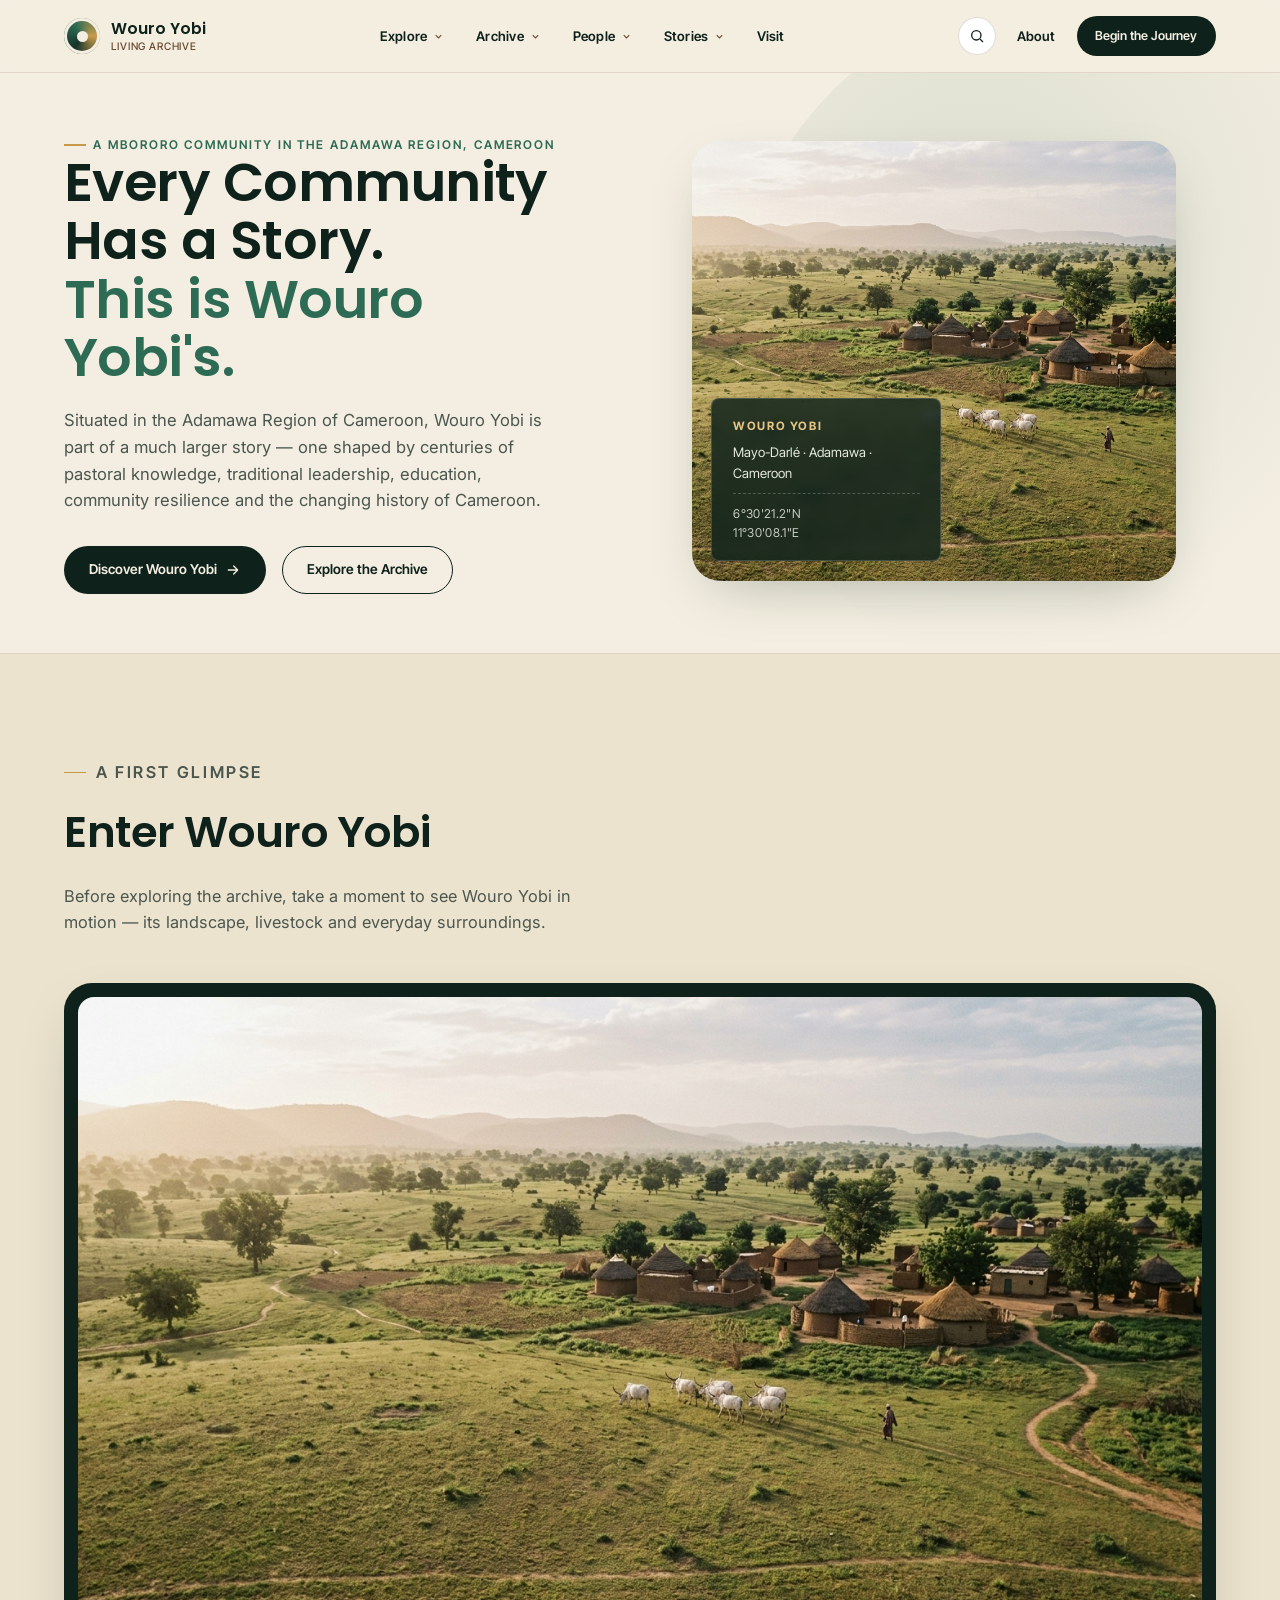
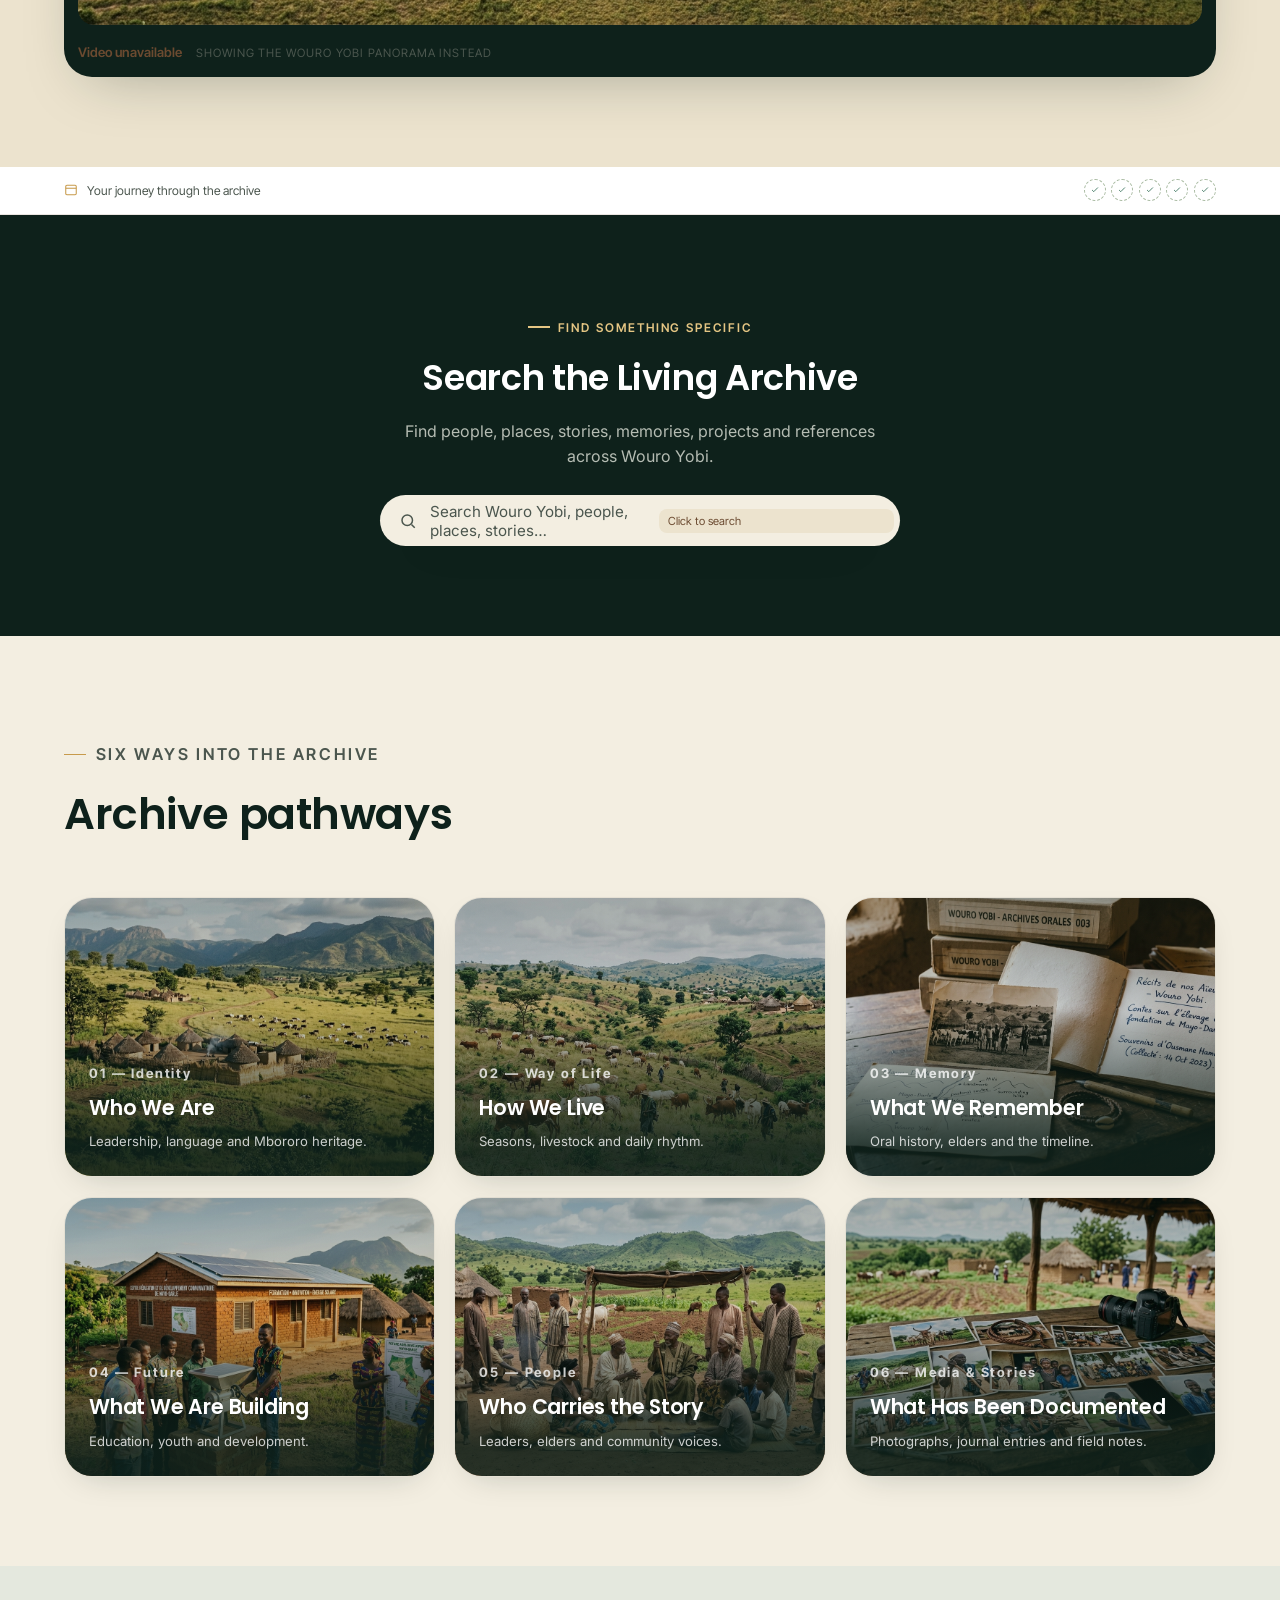
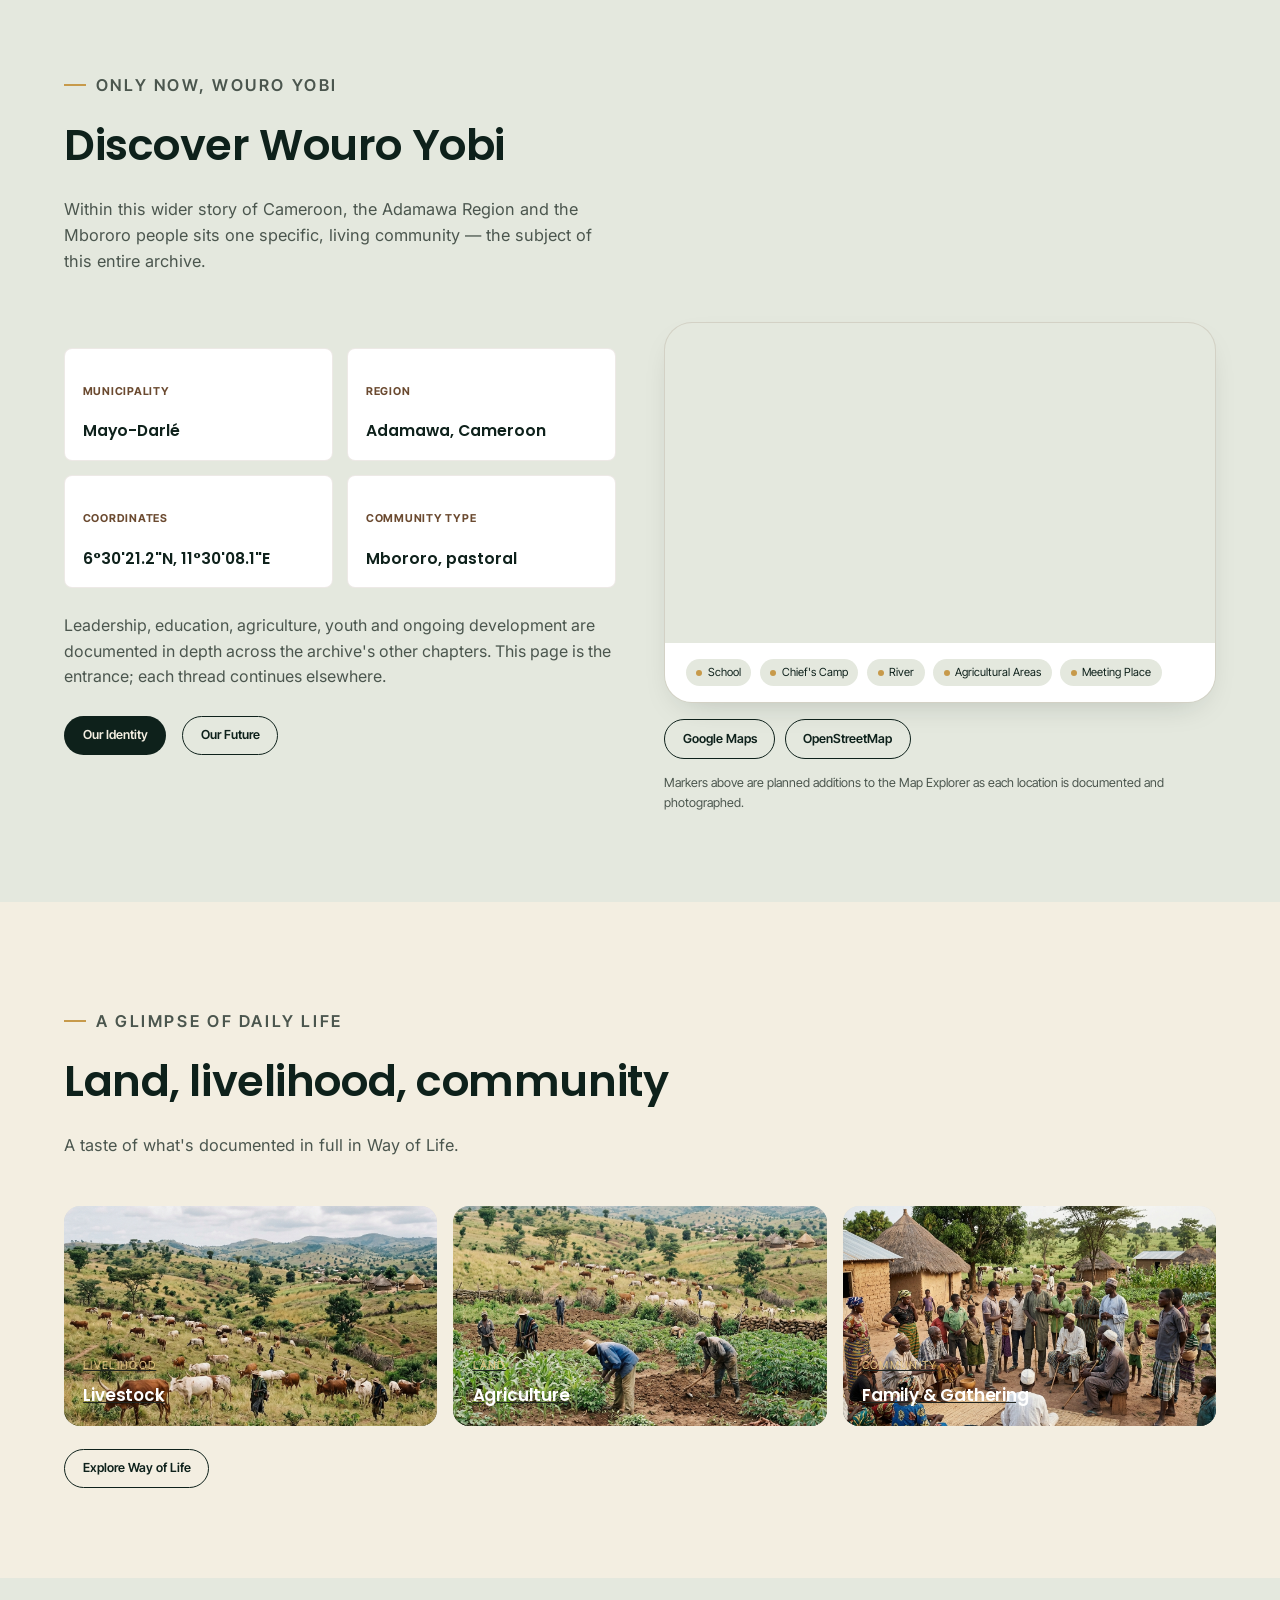
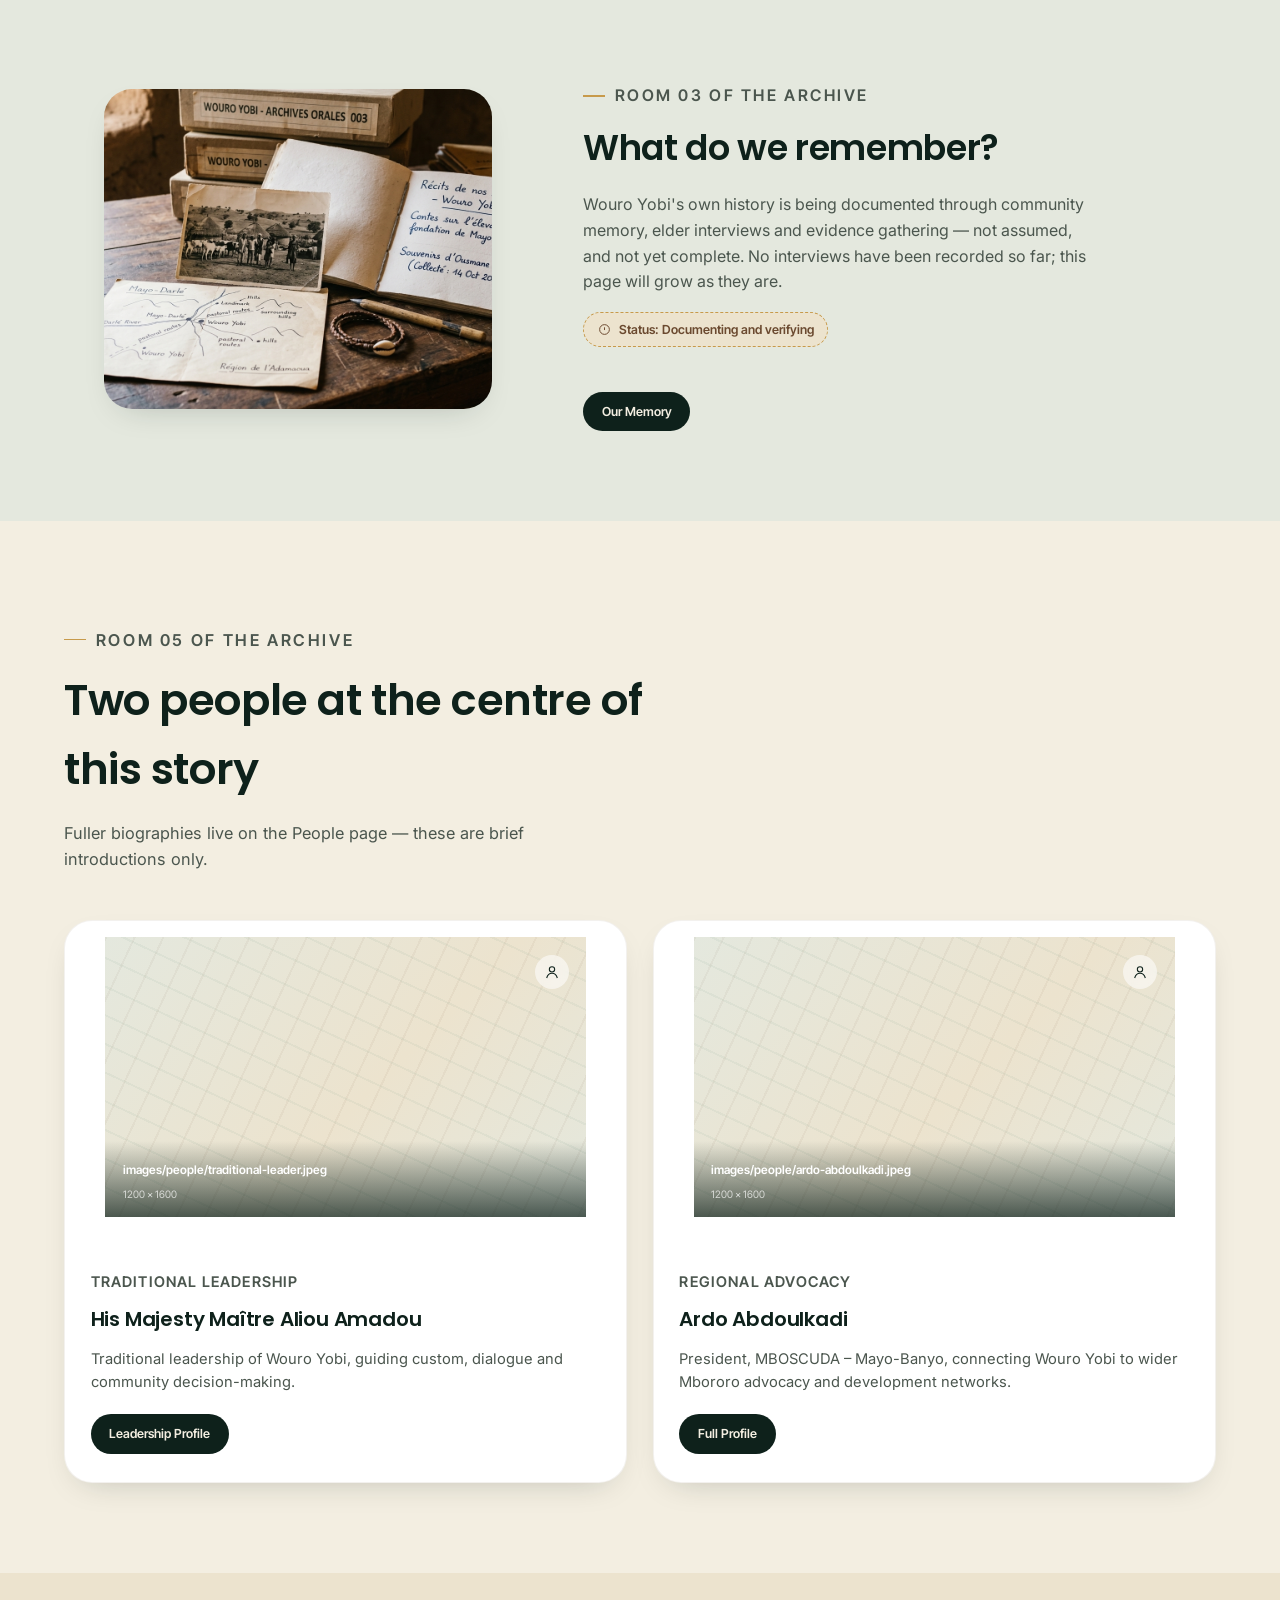
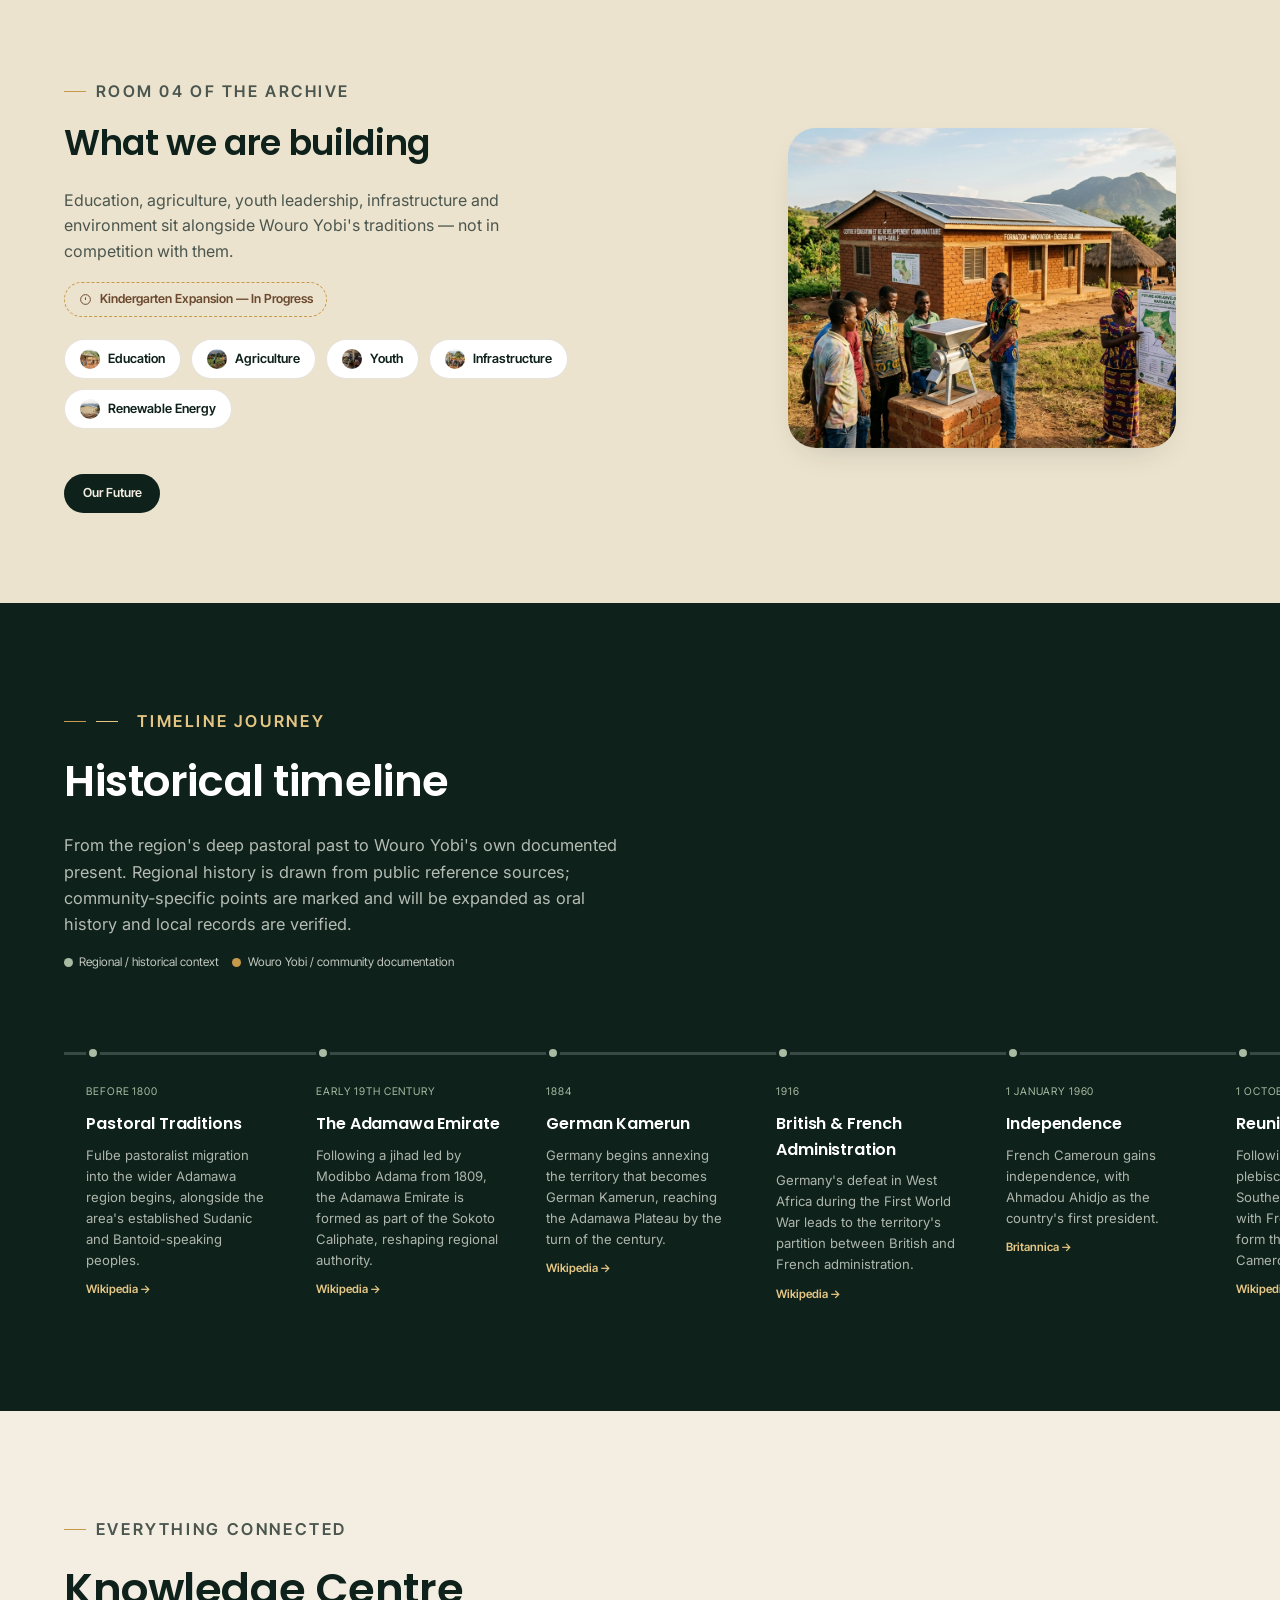
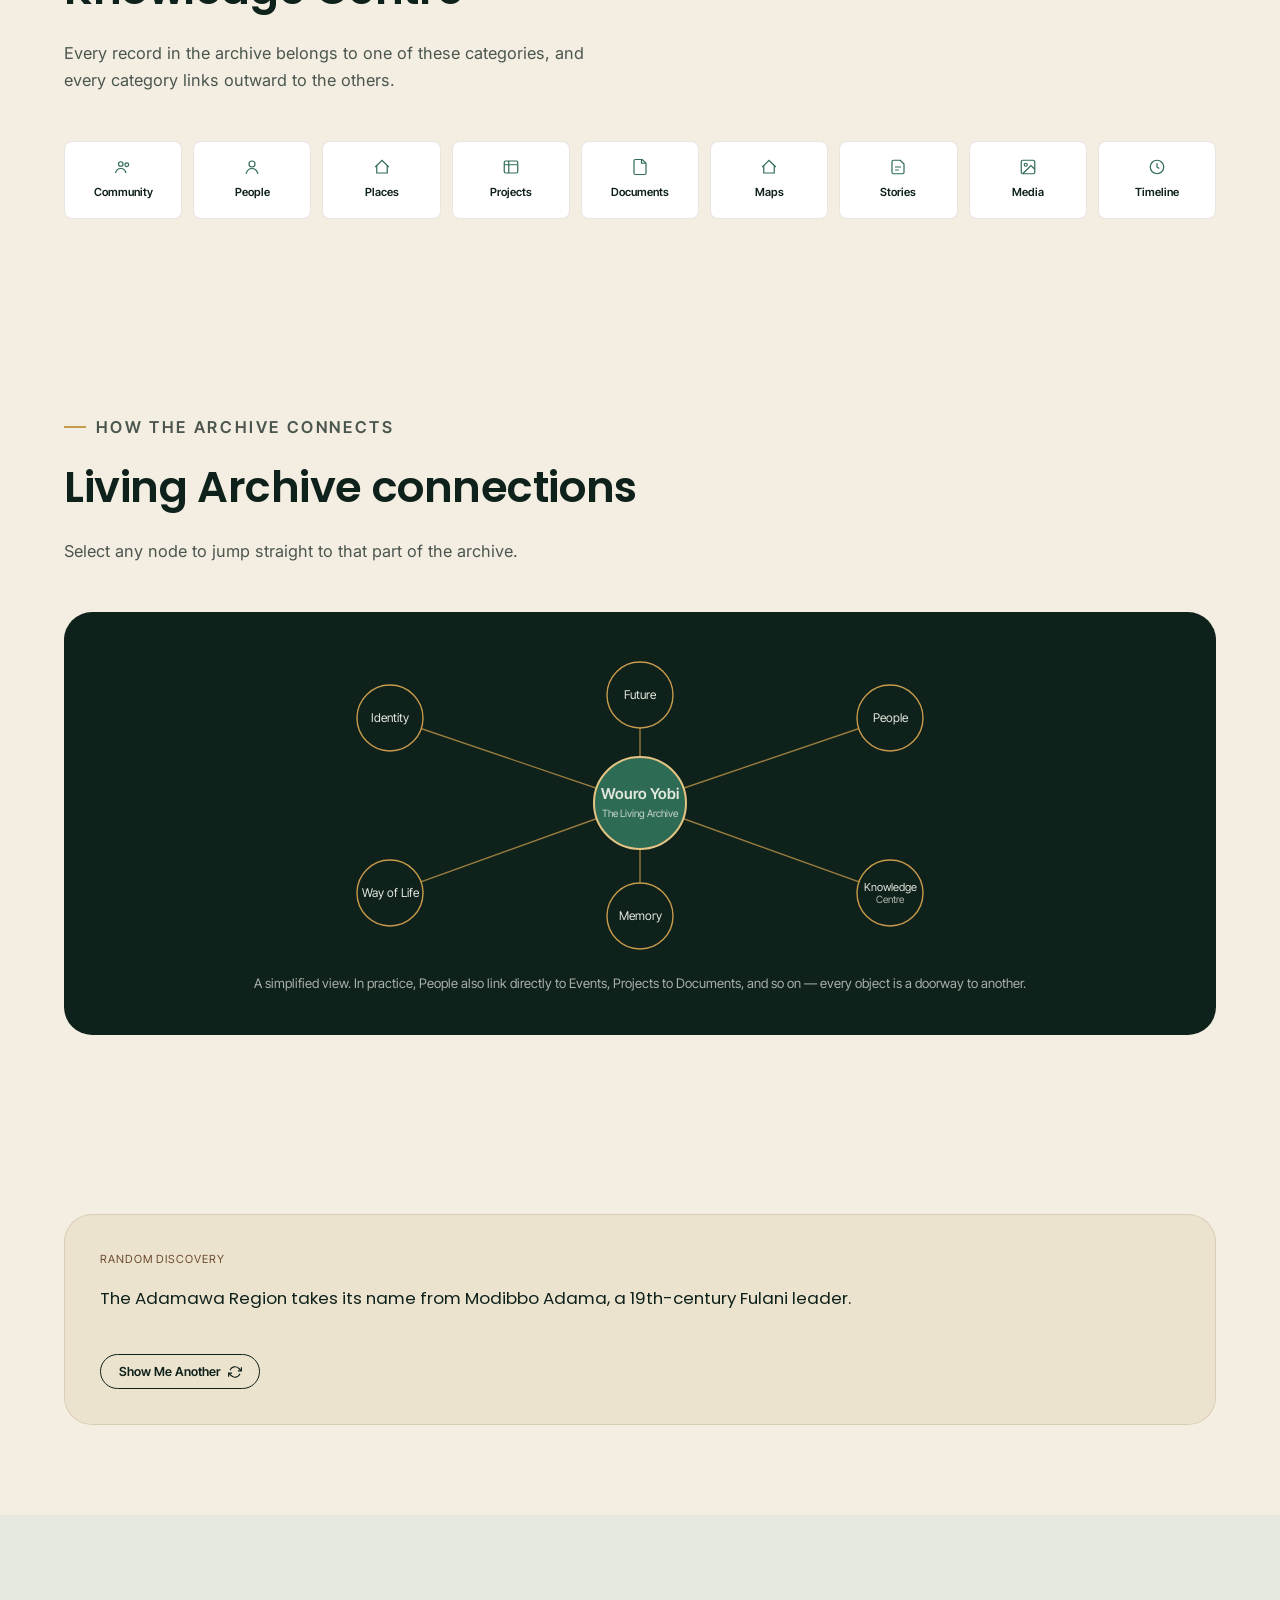
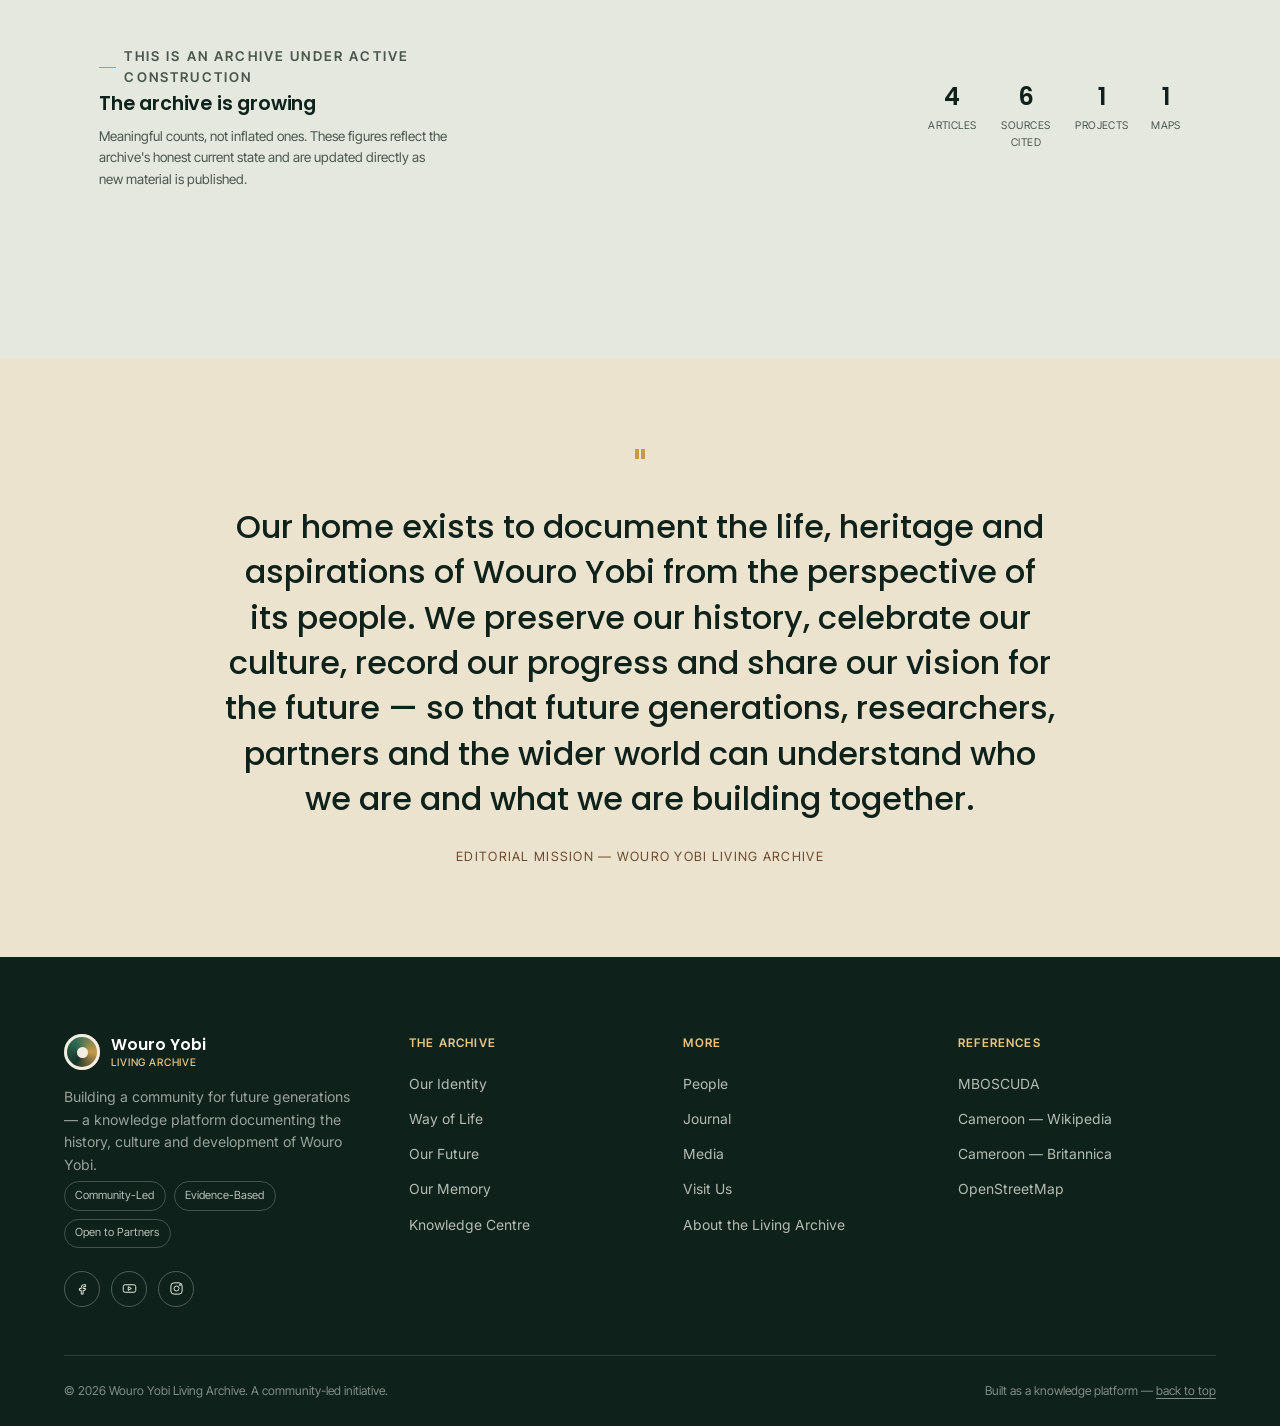
<file: index.html>
<!DOCTYPE html>
<html lang="en">
<head>
<meta charset="UTF-8">
<meta name="viewport" content="width=device-width, initial-scale=1.0">
<title>Wouro Yobi Living Archive — Every Community Has a Story</title>
<meta name="description" content="Wouro Yobi is a Mbororo community in the Adamawa Region of Cameroon. Explore its identity, way of life, memory, people and future — and search the Living Archive directly.">
<meta property="og:title" content="Wouro Yobi Living Archive">
<meta property="og:description" content="Every community has a story. This is Wouro Yobi's — a place you can enter, a story you can explore, a memory that can grow.">
<meta property="og:type" content="website">
<link rel="preconnect" href="https://fonts.googleapis.com">
<link rel="preconnect" href="https://fonts.gstatic.com" crossorigin>
<link href="https://fonts.googleapis.com/css2?family=Poppins:wght@300;400;500;600;700&family=Inter:wght@400;500;600&family=Inter+Tight:wght@500;600&display=swap" rel="stylesheet">
<script type="application/ld+json">
{
  "@context": "https://schema.org",
  "@type": "WebSite",
  "name": "Wouro Yobi Living Archive",
  "description": "A community-led digital heritage and knowledge platform documenting Wouro Yobi, a Mbororo community in the Adamawa Region of Cameroon.",
  "publisher": { "@type": "Organization", "name": "Wouro Yobi Living Archive" }
}
</script>
<style>
  /* ============================================================
     DESIGN TOKENS — frozen across the archive. Unchanged.
     ============================================================ */
  :root{
    --forest: #16332A; --forest-deep: #0E211B; --emerald: #2E6B54;
    --sage: #A9BBA2; --sage-pale: #E4E8DE; --beige: #F3EEE1; --beige-warm: #ECE3CE;
    --brown: #6B4A30; --gold: #C79A4B; --gold-soft: #E4C583;
    --ink: #1E2420; --ink-soft: #4B564E; --white: #FFFFFF;
    --font-display: 'Poppins', sans-serif; --font-body: 'Inter', sans-serif; --font-caption: 'Inter Tight', sans-serif;
    --max-w: 1280px; --edge: clamp(1.5rem, 5vw, 4.5rem);
    --radius-lg: 28px; --radius-md: 16px; --radius-sm: 8px;
    --shadow-soft: 0 20px 60px -25px rgba(14,33,27,0.35);
    --shadow-card: 0 12px 34px -18px rgba(14,33,27,0.28);
    --ease: cubic-bezier(.22,1,.36,1);
  }
  *,*::before,*::after{box-sizing:border-box;}
  html{scroll-behavior:smooth;}
  @media (prefers-reduced-motion: reduce){
    html{scroll-behavior:auto;}
    *{animation-duration:0.01ms !important; animation-iteration-count:1 !important; transition-duration:0.01ms !important; scroll-behavior:auto !important;}
  }
  body{margin:0; font-family:var(--font-body); color:var(--ink); background:var(--beige); -webkit-font-smoothing:antialiased; line-height:1.6; overflow-x:hidden;}
  img{max-width:100%; display:block;}
  a{color:inherit;}
  h1,h2,h3,h4{font-family:var(--font-display); margin:0; color:var(--forest-deep); font-weight:600; letter-spacing:-0.01em;}
  p{margin:0;} ul{margin:0; padding:0; list-style:none;} button{font-family:inherit; cursor:pointer;}
  :focus-visible{outline:2.5px solid var(--gold); outline-offset:3px; border-radius:4px;}
  .visually-hidden{position:absolute; width:1px; height:1px; padding:0; margin:-1px; overflow:hidden; clip:rect(0,0,0,0); white-space:nowrap; border:0;}
  .wrap{max-width:var(--max-w); margin:0 auto; padding-inline:var(--edge);}
  .eyebrow{font-family:var(--font-caption); font-size:0.75rem; letter-spacing:0.16em; text-transform:uppercase; color:var(--emerald); font-weight:600; display:inline-flex; align-items:center; gap:0.6em;}
  .eyebrow::before{content:""; width:22px; height:1.5px; background:var(--gold); display:inline-block;}
  .reveal{opacity:0; transform:translateY(28px); transition:opacity 0.9s var(--ease), transform 0.9s var(--ease);}
  .reveal.is-visible{opacity:1; transform:none;}
  .reveal-stagger > *{transition-delay:calc(var(--i,0) * 90ms);}
  .skip-link{position:absolute; left:1rem; top:-4rem; background:var(--forest-deep); color:var(--white); padding:0.8rem 1.2rem; border-radius:var(--radius-sm); z-index:400; transition:top 0.25s var(--ease); font-family:var(--font-caption); font-weight:600;}
  .skip-link:focus{top:1rem;}
  .reading-progress{position:fixed; top:0; left:0; height:3px; width:0%; background:var(--gold); z-index:250; transition:width 0.1s linear;}
  .btn{font-family:var(--font-caption); font-weight:600; font-size:0.85rem; padding:0.75rem 1.5rem; border-radius:999px; border:1.5px solid transparent; text-decoration:none; display:inline-flex; align-items:center; gap:0.5rem; transition:transform 0.35s var(--ease), background 0.35s var(--ease), color 0.35s var(--ease), border-color .35s var(--ease); background:none;}
  .btn-primary{background:var(--forest-deep); color:var(--beige);}
  .btn-primary:hover{background:var(--emerald); transform:translateY(-2px);}
  .btn-ghost{border-color:var(--forest-deep); color:var(--forest-deep);}
  .btn-ghost:hover{background:var(--forest-deep); color:var(--beige); transform:translateY(-2px);}
  .btn-sm{padding:0.55rem 1.1rem; font-size:0.78rem;}

  /* ============================================================
     HEADER / NAVIGATION — restructured: nested dropdowns + search
     ============================================================ */
  header.site-header{position:sticky; top:0; z-index:120; background:rgba(243,238,225,0.92); backdrop-filter:blur(14px) saturate(140%); border-bottom:1px solid rgba(107,74,48,0.14);}
  .nav-row{max-width:var(--max-w); margin:0 auto; padding:1rem var(--edge); display:flex; align-items:center; justify-content:space-between; gap:1.5rem;}
  .brand{display:flex; align-items:center; gap:0.7rem; text-decoration:none;}
  .brand-mark{width:36px; height:36px; border-radius:50%; background:conic-gradient(from 210deg, var(--forest), var(--emerald), var(--gold), var(--forest)); display:grid; place-items:center; flex-shrink:0; box-shadow:inset 0 0 0 3px var(--beige);}
  .brand-mark span{width:11px; height:11px; border-radius:50%; background:var(--beige);}
  .brand-name{font-family:var(--font-display); font-size:0.98rem; font-weight:600; color:var(--forest-deep); line-height:1.1;}
  .brand-name small{display:block; font-family:var(--font-caption); font-weight:500; font-size:0.65rem; letter-spacing:0.08em; text-transform:uppercase; color:var(--brown); margin-top:0.2rem;}

  nav.primary-nav-v2{display:flex; align-items:center; gap:0.3rem;}
  .nav-item{position:relative;}
  .nav-trigger{
    font-family:var(--font-caption); font-size:0.83rem; font-weight:600; letter-spacing:0.02em; color:var(--forest-deep);
    background:none; border:none; padding:0.6rem 0.85rem; border-radius:999px; display:inline-flex; align-items:center; gap:0.35rem;
    transition:background 0.25s var(--ease);
  }
  .nav-trigger:hover, .nav-trigger[aria-expanded="true"]{background:rgba(22,51,42,0.07);}
  .nav-trigger svg{width:11px; height:11px; stroke:var(--brown); transition:transform 0.25s var(--ease);}
  .nav-trigger[aria-expanded="true"] svg{transform:rotate(180deg);}
  .nav-simple{
    font-family:var(--font-caption); font-size:0.83rem; font-weight:600; color:var(--forest-deep); text-decoration:none;
    padding:0.6rem 0.85rem; border-radius:999px; transition:background 0.25s var(--ease);
  }
  .nav-simple:hover{background:rgba(22,51,42,0.07);}

  .nav-panel{
    position:absolute; top:calc(100% + 10px); left:50%; transform:translateX(-50%) translateY(-6px);
    width:340px; background:var(--white); border-radius:var(--radius-md); box-shadow:var(--shadow-soft);
    border:1px solid rgba(107,74,48,0.12); padding:1.4rem;
    opacity:0; pointer-events:none; transition:opacity 0.25s var(--ease), transform 0.25s var(--ease);
    z-index:130;
  }
  .nav-item.is-open .nav-panel{opacity:1; pointer-events:auto; transform:translateX(-50%) translateY(0);}
  .nav-panel-num{font-family:var(--font-caption); font-size:0.68rem; font-weight:700; letter-spacing:0.1em; color:var(--gold);}
  .nav-panel h4{font-size:0.78rem; text-transform:uppercase; letter-spacing:0.1em; color:var(--brown); font-family:var(--font-caption); font-weight:700; margin-top:0.2rem; padding-bottom:0.8rem; border-bottom:1px solid rgba(107,74,48,0.12); margin-bottom:0.8rem;}
  .nav-panel ul{display:flex; flex-direction:column; gap:0.3rem;}
  .nav-panel a{
    display:flex; align-items:center; justify-content:space-between; gap:0.8rem; text-decoration:none;
    padding:0.65rem 0.6rem; border-radius:var(--radius-sm); transition:background 0.2s var(--ease);
  }
  .nav-panel a:hover{background:var(--beige-warm);}
  .nav-panel a strong{display:block; font-family:var(--font-display); font-size:0.9rem; color:var(--forest-deep); font-weight:600;}
  .nav-panel a span{display:block; font-family:var(--font-caption); font-size:0.74rem; color:var(--ink-soft); margin-top:0.15rem;}
  .nav-panel a svg{width:13px; height:13px; stroke:var(--emerald); flex-shrink:0; opacity:0; transition:opacity 0.2s var(--ease), transform 0.2s var(--ease);}
  .nav-panel a:hover svg{opacity:1; transform:translateX(2px);}

  .nav-actions{display:flex; align-items:center; gap:0.5rem;}
  .search-trigger{
    width:38px; height:38px; border-radius:50%; border:1.5px solid rgba(107,74,48,0.2); background:var(--white);
    display:grid; place-items:center; transition:border-color 0.25s var(--ease), transform 0.25s var(--ease);
  }
  .search-trigger:hover{border-color:var(--gold); transform:translateY(-1px);}
  .search-trigger svg{width:16px; height:16px; stroke:var(--forest-deep);}
  .nav-toggle{display:none; background:none; border:none; padding:0.4rem;}

  @media (max-width:1080px){
    nav.primary-nav-v2, .nav-actions .nav-simple, .nav-actions .btn-ghost{display:none;}
    .nav-toggle{display:block;}
  }

  /* Mobile nav drawer */
  .mobile-drawer{
    display:none; position:fixed; inset:0; z-index:200; background:rgba(14,33,27,0.5);
  }
  .mobile-drawer.is-open{display:block;}
  .mobile-drawer-panel{
    position:absolute; top:0; right:0; bottom:0; width:min(360px, 88vw); background:var(--beige);
    padding:1.6rem; overflow-y:auto; box-shadow:var(--shadow-soft);
  }
  .mobile-drawer-close{width:38px; height:38px; border-radius:50%; background:var(--white); border:1px solid rgba(107,74,48,0.2); display:grid; place-items:center; margin-left:auto;}
  .mobile-drawer-close svg{width:16px; height:16px; stroke:var(--forest-deep);}
  .mobile-group{margin-top:1.4rem; border-top:1px solid rgba(107,74,48,0.15); padding-top:1rem;}
  .mobile-group summary{list-style:none; cursor:pointer; font-family:var(--font-caption); font-size:0.78rem; font-weight:700; letter-spacing:0.08em; text-transform:uppercase; color:var(--brown); display:flex; justify-content:space-between; align-items:center;}
  .mobile-group summary::-webkit-details-marker{display:none;}
  .mobile-group ul{margin-top:0.8rem; display:flex; flex-direction:column; gap:0.7rem;}
  .mobile-group a{text-decoration:none; font-family:var(--font-display); font-size:0.98rem; color:var(--forest-deep); font-weight:500;}

  /* ============================================================
     SEARCH OVERLAY
     ============================================================ */
  .search-overlay{
    position:fixed; inset:0; z-index:300; background:rgba(14,33,27,0.75); backdrop-filter:blur(3px);
    display:none; align-items:flex-start; justify-content:center; padding:8vh 1.5rem 2rem;
  }
  .search-overlay.is-open{display:flex;}
  .search-panel{
    width:100%; max-width:680px; background:var(--beige); border-radius:var(--radius-lg); box-shadow:var(--shadow-soft);
    padding:clamp(1.6rem,3vw,2.2rem); max-height:80vh; overflow-y:auto;
  }
  .search-panel-head{display:flex; justify-content:space-between; align-items:flex-start; gap:1rem;}
  .search-panel-head h2{font-size:1.3rem;}
  .search-close{width:36px; height:36px; border-radius:50%; background:var(--white); border:1px solid rgba(107,74,48,0.2); display:grid; place-items:center; flex-shrink:0;}
  .search-close svg{width:15px; height:15px; stroke:var(--forest-deep);}
  .search-input-row{position:relative; margin-top:1.4rem;}
  .search-input-row svg{position:absolute; left:1.1rem; top:50%; transform:translateY(-50%); width:18px; height:18px; stroke:var(--ink-soft);}
  #archiveSearchInput{
    width:100%; padding:0.95rem 1.2rem 0.95rem 3rem; border-radius:999px; border:1.5px solid rgba(107,74,48,0.25);
    background:var(--white); font-family:var(--font-body); font-size:1rem; color:var(--ink);
  }
  #archiveSearchInput:focus{outline:none; border-color:var(--gold);}
  .search-mode-row{display:flex; gap:0.6rem; margin-top:1rem;}
  .search-mode-btn{
    font-family:var(--font-caption); font-size:0.8rem; font-weight:600; padding:0.55rem 1.1rem; border-radius:999px;
    border:1.5px solid rgba(107,74,48,0.2); background:var(--white); color:var(--ink-soft);
  }
  .search-mode-btn.is-active{background:var(--forest-deep); color:var(--beige); border-color:var(--forest-deep);}
  .search-suggestions{display:flex; flex-wrap:wrap; gap:0.5rem; margin-top:1.2rem;}
  .search-suggestions button{
    font-family:var(--font-caption); font-size:0.75rem; padding:0.4rem 0.8rem; border-radius:999px; background:var(--sage-pale);
    color:var(--forest-deep); border:none;
  }
  .search-results{margin-top:1.4rem; display:flex; flex-direction:column; gap:1.2rem;}
  .search-group h5{font-family:var(--font-caption); font-size:0.68rem; text-transform:uppercase; letter-spacing:0.1em; color:var(--brown); margin-bottom:0.5rem;}
  .search-result{display:block; text-decoration:none; padding:0.75rem 0.85rem; border-radius:var(--radius-sm); transition:background 0.2s var(--ease);}
  .search-result:hover{background:var(--beige-warm);}
  .search-result strong{display:block; font-family:var(--font-display); font-size:0.94rem; color:var(--forest-deep); font-weight:600;}
  .search-result span{display:block; font-family:var(--font-caption); font-size:0.78rem; color:var(--ink-soft); margin-top:0.2rem;}
  .search-empty{font-family:var(--font-caption); font-size:0.85rem; color:var(--ink-soft); padding:0.6rem 0.2rem;}
  .search-web-cta{
    margin-top:1.2rem; padding:1rem 1.1rem; background:var(--beige-warm); border-radius:var(--radius-md);
    display:flex; justify-content:space-between; align-items:center; gap:1rem; flex-wrap:wrap;
  }
  .search-web-cta p{font-family:var(--font-caption); font-size:0.82rem; color:var(--brown);}

  /* ============================================================
     HERO — archival catalogue treatment
     ============================================================ */
  section{padding-block:clamp(3.5rem, 7vw, 6.5rem); position:relative;}
  .section-head{max-width:64ch; margin-bottom:clamp(2rem, 4.5vw, 3rem);}
  .section-head h2{font-size:clamp(1.9rem, 3.4vw, 2.7rem); margin-top:0.8rem;}
  .section-head p{margin-top:1rem; font-size:1.02rem; color:var(--ink-soft); max-width:56ch;}

  .hero{padding-top:clamp(2rem, 5vw, 3.2rem); padding-bottom:clamp(2.5rem, 5vw, 3.5rem); overflow:hidden;}
  .hero-bg-shape{position:absolute; top:-15%; right:-12%; width:55vw; height:55vw; max-width:800px; max-height:800px; border-radius:50%; background:radial-gradient(circle at 35% 35%, rgba(46,107,84,0.12), rgba(46,107,84,0) 65%); z-index:0; pointer-events:none;}
  .hero-grid{position:relative; z-index:1; display:grid; grid-template-columns:1fr 1.05fr; gap:clamp(2rem,4vw,3.5rem); align-items:center;}
  @media (max-width:960px){ .hero-grid{grid-template-columns:1fr;} }
  .hero h1{font-size:clamp(2.2rem, 4.2vw, 3.5rem); line-height:1.08; font-weight:600; color:var(--forest-deep);}
  .hero h1 em{font-style:normal; color:var(--emerald);}
  .hero-sub{margin-top:1.3rem; max-width:48ch; font-size:1.04rem; color:var(--ink-soft);}
  .hero-actions{margin-top:2rem; display:flex; flex-wrap:wrap; gap:1rem;}
  .hero-visual{position:relative;}
  .hero-visual .ref{min-height:420px; border-radius:var(--radius-lg); box-shadow:var(--shadow-soft); overflow:hidden;}
  .hero-catalogue{
    position:absolute; bottom:1.2rem; left:1.2rem; z-index:2; background:rgba(14,33,27,0.82); backdrop-filter:blur(6px);
    color:var(--sage-pale); padding:1.1rem 1.3rem; border-radius:var(--radius-sm); border:1px solid rgba(228,232,222,0.18);
    font-family:var(--font-caption); max-width:230px;
  }
  .hero-catalogue-title{font-size:0.72rem; text-transform:uppercase; letter-spacing:0.14em; color:var(--gold-soft); font-weight:700;}
  .hero-catalogue-loc{margin-top:0.4rem; font-size:0.82rem; color:var(--sage-pale);}
  .hero-catalogue-coords{margin-top:0.6rem; padding-top:0.6rem; border-top:1px dashed rgba(228,232,222,0.25); font-size:0.76rem; letter-spacing:0.03em; color:rgba(228,232,222,0.85);}

  /* ============================================================
     FIRST GLIMPSE — documentary video introduction
     ============================================================ */
  .glimpse{background:var(--beige-warm); border-top:1px solid rgba(107,74,48,0.10);}
  .glimpse-frame{
    margin:0; background:var(--forest-deep); border-radius:var(--radius-lg);
    padding:clamp(0.45rem, 1.2vw, 0.85rem); box-shadow:var(--shadow-soft);
  }
  .glimpse-frame video, .glimpse-frame img{
    width:100%; height:auto; display:block; background:var(--forest-deep);
    border-radius:calc(var(--radius-lg) - 12px);
  }
  .glimpse-credit{
    margin-top:1.1rem; display:flex; flex-wrap:wrap; align-items:baseline; gap:0.35rem 0.9rem;
    font-family:var(--font-caption);
  }
  .glimpse-credit-name{font-size:0.82rem; font-weight:600; color:var(--brown);}
  .glimpse-credit-sub{font-size:0.72rem; letter-spacing:0.08em; text-transform:uppercase; color:var(--ink-soft);}
  @media (max-width:640px){
    .glimpse-frame{padding:0.35rem; border-radius:var(--radius-md);}
    .glimpse-frame video, .glimpse-frame img{border-radius:calc(var(--radius-md) - 6px);}
  }

  /* Knowledge Passport — slim strip */
  .passport-bar{background:var(--white); border-bottom:1px solid rgba(107,74,48,0.14);}
  .passport-bar .wrap{padding-block:0.8rem; display:flex; align-items:center; justify-content:space-between; gap:1.2rem; flex-wrap:wrap;}
  .passport-label{display:flex; align-items:center; gap:0.55rem; font-family:var(--font-caption); font-size:0.76rem; color:var(--ink-soft);}
  .passport-label svg{width:14px; height:14px; stroke:var(--gold);}
  .passport-stamps{display:flex; gap:0.35rem;}
  .passport-stamp{width:22px; height:22px; border-radius:50%; border:1.5px dashed var(--sage); display:grid; place-items:center;}
  .passport-stamp.is-stamped{border-style:solid; border-color:var(--gold); background:var(--sage-pale);}
  .passport-stamp svg{width:10px; height:10px; stroke:var(--emerald);}

  /* ============================================================
     SEARCH SECTION (inline, on-page)
     ============================================================ */
  .search-section{background:var(--forest-deep); color:var(--sage-pale); text-align:center;}
  .search-section .eyebrow{color:var(--gold-soft); justify-content:center;}
  .search-section .eyebrow::before{background:var(--gold-soft);}
  .search-section h2{color:var(--white); font-size:clamp(1.7rem,2.8vw,2.2rem); margin-top:0.8rem;}
  .search-section p{margin-top:0.8rem; color:rgba(228,232,222,0.78); max-width:52ch; margin-inline:auto;}
  .search-launch{
    margin:1.6rem auto 0; max-width:520px; width:100%; display:flex; align-items:center; gap:0.8rem;
    background:var(--beige); border-radius:999px; padding:0.4rem 0.4rem 0.4rem 1.2rem; box-shadow:var(--shadow-soft);
    border:none; cursor:text;
  }
  .search-launch svg{width:18px; height:18px; stroke:var(--ink-soft); flex-shrink:0;}
  .search-launch span{flex:1; text-align:left; font-family:var(--font-body); color:var(--ink-soft); font-size:0.95rem;}
  .search-launch .search-launch-kbd{font-family:var(--font-caption); font-size:0.7rem; background:var(--beige-warm); color:var(--brown); padding:0.3rem 0.6rem; border-radius:var(--radius-sm); flex-shrink:0;}

  /* ============================================================
     ARCHIVE PATHWAYS — six catalogue cards
     ============================================================ */
  .pathway-grid{display:grid; grid-template-columns:repeat(3,1fr); gap:1.2rem;}
  @media (max-width:900px){ .pathway-grid{grid-template-columns:repeat(2,1fr);} }
  @media (max-width:560px){ .pathway-grid{grid-template-columns:1fr;} }
  .pathway-card{
    position:relative; border-radius:var(--radius-lg); overflow:hidden; min-height:280px; display:flex; flex-direction:column;
    justify-content:flex-end; text-decoration:none; color:var(--white); box-shadow:var(--shadow-card);
    border:1px solid rgba(0,0,0,0.06);
  }
  .pathway-card img{position:absolute; inset:0; width:100%; height:100%; object-fit:cover; transition:transform 0.7s var(--ease); z-index:0;}
  .pathway-card:hover img, .pathway-card:focus-visible img{transform:scale(1.07);}
  .pathway-card::before{content:""; position:absolute; inset:0; background:linear-gradient(to top, rgba(14,33,27,0.88) 10%, rgba(14,33,27,0.15) 60%, rgba(14,33,27,0.35) 100%); z-index:1;}
  .pathway-content{position:relative; z-index:2; padding:1.5rem;}
  .pathway-num{font-family:var(--font-caption); font-size:0.72rem; font-weight:700; letter-spacing:0.14em; color:var(--gold-soft); transition:color 0.3s var(--ease);}
  .pathway-card:hover .pathway-num{color:var(--gold);}
  .pathway-content h3{color:var(--white); font-size:1.28rem; margin-top:0.5rem; transition:transform 0.35s var(--ease);}
  .pathway-card:hover .pathway-content h3{transform:translateX(4px);}
  .pathway-content p{font-size:0.82rem; color:rgba(255,255,255,0.78); margin-top:0.4rem;}
  .pathway-arrow{
    position:absolute; top:1.5rem; right:1.5rem; z-index:2; width:34px; height:34px; border-radius:50%;
    background:rgba(255,255,255,0.12); border:1px solid rgba(255,255,255,0.25); display:grid; place-items:center;
    opacity:0; transform:translate(-6px,6px); transition:opacity 0.3s var(--ease), transform 0.3s var(--ease);
  }
  .pathway-card:hover .pathway-arrow, .pathway-card:focus-visible .pathway-arrow{opacity:1; transform:translate(0,0);}
  .pathway-arrow svg{width:15px; height:15px; stroke:var(--white);}

  /* ============================================================
     KNOWLEDGE PANEL / narrative reused
     ============================================================ */
  .narrative{background:var(--white);}
  .narrative.is-alt{background:var(--sage-pale);}
  .discover-grid{display:grid; grid-template-columns:1fr 1fr; gap:clamp(2rem,4vw,3rem); align-items:start;}
  @media (max-width:920px){ .discover-grid{grid-template-columns:1fr;} }
  .discover-facts{display:grid; grid-template-columns:1fr 1fr; gap:0.9rem; margin-top:1.6rem;}
  .discover-fact{background:var(--white); border-radius:var(--radius-sm); padding:1rem 1.1rem; border:1px solid rgba(107,74,48,0.12);}
  .discover-fact h5{font-family:var(--font-caption); font-size:0.68rem; text-transform:uppercase; letter-spacing:0.07em; color:var(--brown);}
  .discover-fact p{margin-top:0.3rem; font-family:var(--font-display); font-size:0.98rem; color:var(--forest-deep); font-weight:600;}
  .map-frame{border-radius:var(--radius-lg); overflow:hidden; box-shadow:var(--shadow-card); border:1px solid rgba(107,74,48,0.14); background:var(--sage-pale);}
  .map-frame iframe{width:100%; height:320px; border:0; display:block; filter:saturate(0.85);}
  .map-legend{padding:1rem 1.3rem; background:var(--white); display:flex; flex-wrap:wrap; gap:0.55rem;}
  .map-legend span{font-family:var(--font-caption); font-size:0.7rem; color:var(--forest-deep); background:var(--sage-pale); padding:0.28rem 0.65rem; border-radius:999px; display:inline-flex; align-items:center; gap:0.35rem;}
  .map-legend span::before{content:""; width:6px; height:6px; border-radius:50%; background:var(--gold);}
  .map-actions{display:flex; gap:0.6rem; flex-wrap:wrap; margin-top:1rem;}

  /* ============================================================
     LAND / LIVELIHOOD / COMMUNITY TEASER
     ============================================================ */
  .teaser-grid{display:grid; grid-template-columns:repeat(3,1fr); gap:1rem;}
  @media (max-width:760px){ .teaser-grid{grid-template-columns:1fr;} }
  .teaser-card{position:relative; border-radius:var(--radius-md); overflow:hidden; min-height:220px; display:flex; align-items:flex-end;}
  .teaser-card img{position:absolute; inset:0; width:100%; height:100%; object-fit:cover;}
  .teaser-card::before{content:""; position:absolute; inset:0; background:linear-gradient(to top, rgba(14,33,27,0.78), rgba(14,33,27,0.05));}
  .teaser-label{position:relative; z-index:1; padding:1.1rem 1.2rem; color:var(--white);}
  .teaser-label span{font-family:var(--font-caption); font-size:0.68rem; text-transform:uppercase; letter-spacing:0.12em; color:var(--gold-soft);}
  .teaser-label h4{color:var(--white); font-size:1.05rem; margin-top:0.3rem;}

  /* ============================================================
     COMPACT FEATURE ROWS (Memory / Future)
     ============================================================ */
  .feature-row{display:grid; grid-template-columns:0.85fr 1.15fr; gap:clamp(2rem,4vw,3.5rem); align-items:center;}
  @media (max-width:900px){ .feature-row{grid-template-columns:1fr;} }
  .feature-row.is-reverse{grid-template-columns:1.15fr 0.85fr;}
  @media (max-width:900px){ .feature-row.is-reverse{grid-template-columns:1fr;} }
  .feature-row.is-reverse .feature-media{order:2;}
  @media (max-width:900px){ .feature-row.is-reverse .feature-media{order:0;} }
  .feature-media{position:relative; border-radius:var(--radius-lg); overflow:hidden; min-height:320px; box-shadow:var(--shadow-card);}
  .feature-media img{position:absolute; inset:0; width:100%; height:100%; object-fit:cover;}
  .feature-body p{margin-top:1rem; color:var(--ink-soft); font-size:1rem; max-width:52ch;}
  .feature-body .btn{margin-top:1.4rem;}
  .status-pill{
    display:inline-flex; align-items:center; gap:0.5rem; margin-top:1.1rem; font-family:var(--font-caption); font-size:0.78rem;
    font-weight:600; color:var(--brown); background:var(--beige-warm); border:1px dashed var(--gold); padding:0.4rem 0.85rem; border-radius:999px;
  }
  .status-pill svg{width:13px; height:13px; stroke:var(--brown);}
  .theme-link-row{display:flex; flex-wrap:wrap; gap:0.6rem; margin-top:1.4rem;}
  .theme-link{
    display:inline-flex; align-items:center; gap:0.5rem; text-decoration:none; font-family:var(--font-caption); font-size:0.8rem;
    font-weight:600; color:var(--forest-deep); background:var(--white); border:1px solid rgba(107,74,48,0.16); padding:0.55rem 0.95rem; border-radius:999px;
  }
  .theme-link:hover{border-color:var(--gold); color:var(--emerald);}
  .theme-link img{width:20px; height:20px; border-radius:50%; object-fit:cover;}

  /* ============================================================
     SPOTLIGHT (kept)
     ============================================================ */
  .spotlight-duo{display:grid; grid-template-columns:1fr 1fr; gap:1.6rem;}
  @media (max-width:820px){ .spotlight-duo{grid-template-columns:1fr;} }
  .spotlight-card{background:var(--white); border-radius:var(--radius-lg); overflow:hidden; box-shadow:var(--shadow-card); border:1px solid rgba(107,74,48,0.08);}
  .spotlight-card .ph{border-radius:0; min-height:300px; position:relative; overflow:hidden; background:linear-gradient(135deg, var(--sage-pale) 0%, var(--beige-warm) 55%, var(--sage-pale) 100%); display:flex; align-items:flex-end; isolation:isolate;}
  .spotlight-card .ph::before{content:""; position:absolute; inset:0; background-image:repeating-linear-gradient(115deg, rgba(107,74,48,0.05) 0 2px, transparent 2px 26px), repeating-linear-gradient(25deg, rgba(46,107,84,0.05) 0 2px, transparent 2px 26px);}
  .ph-icon{position:absolute; top:1.1rem; right:1.1rem; z-index:1; width:34px; height:34px; border-radius:50%; background:rgba(255,255,255,0.55); backdrop-filter:blur(4px); display:grid; place-items:center;}
  .ph-icon svg{width:16px; height:16px; stroke:var(--forest-deep);}
  .ph-caption{position:relative; z-index:1; width:100%; padding:0.9rem 1.1rem; margin:0; background:linear-gradient(to top, rgba(14,33,27,0.72), rgba(14,33,27,0)); color:var(--white);}
  .ph-caption .fname{font-family:var(--font-caption); font-size:0.74rem; font-weight:600;}
  .ph-caption .fdim{display:block; font-family:var(--font-caption); font-size:0.64rem; opacity:0.7; margin-top:0.3rem;}
  .spotlight-card-body{padding:1.6rem 1.6rem 1.8rem;}
  .spotlight-card-role{font-family:var(--font-caption); font-size:0.72rem; text-transform:uppercase; letter-spacing:0.08em; color:var(--gold); font-weight:600;}
  .spotlight-card h3{font-size:1.25rem; margin-top:0.5rem;}
  .spotlight-card p{margin-top:0.8rem; font-size:0.92rem; color:var(--ink-soft);}
  .spotlight-card .btn{margin-top:1.2rem;}

  /* ============================================================
     HISTORICAL TIMELINE — restyled with clearer regional/local split
     ============================================================ */
  .timeline-legend{display:flex; flex-wrap:wrap; gap:0.8rem; margin-top:1rem;}
  .timeline-legend span{display:inline-flex; align-items:center; gap:0.4rem; font-family:var(--font-caption); font-size:0.74rem; color:rgba(228,232,222,0.85);}
  .timeline-legend span::before{content:""; width:9px; height:9px; border-radius:50%;}
  .legend-regional::before{background:var(--sage);}
  .legend-local::before{background:var(--gold);}
  .timeline-track{
    display:grid; grid-auto-flow:column; grid-auto-columns:minmax(230px,1fr); gap:0;
    overflow-x:auto; padding-top:2rem; padding-bottom:1rem;
    margin-inline:calc(var(--edge) * -1); padding-inline:var(--edge);
  }
  .timeline-track::-webkit-scrollbar{height:6px;}
  .timeline-track::-webkit-scrollbar-thumb{background:var(--emerald); border-radius:6px;}
  .timeline-stop{position:relative; padding:1.6rem 1.4rem 0;}
  .timeline-stop::before{content:""; position:absolute; top:0; left:0; right:0; height:3px; background:rgba(228,232,222,0.2);}
  .timeline-stop::after{content:""; position:absolute; top:-6px; left:1.4rem; width:14px; height:14px; border-radius:50%; background:var(--sage); border:3px solid var(--forest-deep);}
  .timeline-stop.is-community::after{background:var(--gold);}
  .timeline-era{font-family:var(--font-caption); font-size:0.66rem; text-transform:uppercase; letter-spacing:0.08em; color:var(--sage);}
  .timeline-stop.is-community .timeline-era{color:var(--gold-soft);}
  .timeline-stop h4{font-size:1rem; color:var(--white); margin-top:0.5rem;}
  .timeline-stop p{font-size:0.82rem; color:rgba(228,232,222,0.75); margin-top:0.5rem; max-width:24ch;}
  .timeline-stop a{display:inline-flex; align-items:center; gap:0.3rem; margin-top:0.6rem; font-family:var(--font-caption); font-size:0.72rem; font-weight:600; color:var(--gold-soft); text-decoration:none;}

  /* ============================================================
     KNOWLEDGE GRAPH — clickable nodes
     ============================================================ */
  .graph-wrap{background:var(--forest-deep); border-radius:var(--radius-lg); padding:clamp(1.6rem,4vw,2.6rem); overflow-x:auto;}
  .graph-svg{display:block; margin:0 auto; min-width:600px; width:100%; max-width:820px;}
  .graph-svg a{cursor:pointer;}
  .graph-svg a:focus-visible circle{stroke:var(--white); stroke-width:2.5;}
  .graph-svg a:hover circle, .graph-svg a:focus-visible circle{fill:var(--emerald);}
  .graph-note{margin-top:1.2rem; font-family:var(--font-caption); font-size:0.82rem; color:rgba(228,232,222,0.72); text-align:center;}

  /* ============================================================
     KNOWLEDGE CENTRE — compact gateway
     ============================================================ */
  .kc-grid{display:grid; grid-template-columns:repeat(9,1fr); gap:0.7rem;}
  @media (max-width:980px){ .kc-grid{grid-template-columns:repeat(4,1fr);} }
  @media (max-width:560px){ .kc-grid{grid-template-columns:repeat(3,1fr);} }
  .kc-box{
    background:var(--white); border:1px solid rgba(107,74,48,0.14); border-radius:var(--radius-sm); padding:1rem 0.6rem;
    text-align:center; text-decoration:none; display:flex; flex-direction:column; align-items:center; gap:0.5rem;
    transition:border-color 0.25s var(--ease), transform 0.25s var(--ease);
  }
  .kc-box:hover{border-color:var(--gold); transform:translateY(-3px);}
  .kc-box svg{width:18px; height:18px; stroke:var(--emerald); fill:none; stroke-width:1.6;}
  .kc-box span{font-family:var(--font-caption); font-size:0.7rem; font-weight:600; color:var(--forest-deep);}

  /* ============================================================
     ARCHIVE STATUS — "growing" framing
     ============================================================ */
  .status-band{background:var(--sage-pale); border-radius:var(--radius-lg); padding:clamp(1.6rem,3vw,2.2rem); display:flex; flex-wrap:wrap; align-items:center; justify-content:space-between; gap:1.5rem;}
  .status-band-copy h3{font-size:1.2rem;}
  .status-band-copy p{margin-top:0.4rem; font-family:var(--font-caption); font-size:0.84rem; color:var(--ink-soft); max-width:44ch;}
  .status-mini{display:flex; gap:1.4rem; flex-wrap:wrap;}
  .status-mini-cell{text-align:center;}
  .status-mini-num{display:block; font-family:var(--font-display); font-size:1.5rem; color:var(--forest-deep); font-weight:600;}
  .status-mini-label{display:block; font-family:var(--font-caption); font-size:0.66rem; text-transform:uppercase; letter-spacing:0.04em; color:var(--ink-soft); margin-top:0.15rem; max-width:9ch;}
  .status-details{margin-top:1.4rem;}
  .status-details summary{cursor:pointer; font-family:var(--font-caption); font-size:0.8rem; font-weight:600; color:var(--emerald);}
  .status-details-grid{display:grid; grid-template-columns:repeat(4,1fr); gap:1px; background:rgba(107,74,48,0.16); border:1px solid rgba(107,74,48,0.16); border-radius:var(--radius-md); overflow:hidden; margin-top:1rem;}
  @media (max-width:700px){ .status-details-grid{grid-template-columns:repeat(2,1fr);} }
  .status-cell{background:var(--white); padding:1.2rem 1rem;}
  .status-cell .n{font-family:var(--font-display); font-size:1.5rem; color:var(--forest-deep); font-weight:600; display:block;}
  .status-cell .l{font-family:var(--font-caption); font-size:0.68rem; text-transform:uppercase; color:var(--ink-soft); display:block; margin-top:0.2rem;}

  /* ============================================================
     RANDOM DISCOVERY (kept)
     ============================================================ */
  .discovery-box{background:var(--beige-warm); border-radius:var(--radius-lg); padding:clamp(1.6rem,3vw,2.2rem); border:1px solid rgba(107,74,48,0.14); display:flex; flex-direction:column; gap:1rem; align-items:flex-start;}
  .discovery-text{font-family:var(--font-display); font-size:1.05rem; color:var(--forest-deep); min-height:3.2em;}
  .discovery-tag{font-family:var(--font-caption); font-size:0.7rem; text-transform:uppercase; letter-spacing:0.08em; color:var(--brown);}

  /* ============================================================
     MISSION (kept)
     ============================================================ */
  .mission{background:var(--beige-warm); text-align:center;}
  .mission blockquote{max-width:52rem; margin:0 auto; font-family:var(--font-display); font-size:clamp(1.3rem, 2.8vw, 2rem); line-height:1.42; color:var(--forest-deep); font-weight:500;}
  .mission cite{display:block; margin-top:1.6rem; font-family:var(--font-caption); font-style:normal; font-size:0.8rem; letter-spacing:0.1em; text-transform:uppercase; color:var(--brown);}
  .mission-mark{font-family:var(--font-display); font-size:3rem; color:var(--gold); display:block; margin-bottom:0.5rem; line-height:1;}

  /* ============================================================
     FOOTER (kept)
     ============================================================ */
  footer.site-footer{background:var(--forest-deep); color:rgba(228,232,222,0.75); padding-top:clamp(3.5rem,6vw,5rem);}
  .footer-top{display:grid; grid-template-columns:1.3fr 1fr 1fr 1.1fr; gap:2.5rem; padding-bottom:3rem; border-bottom:1px solid rgba(228,232,222,0.14);}
  @media (max-width:880px){ .footer-top{grid-template-columns:1fr 1fr;} }
  @media (max-width:560px){ .footer-top{grid-template-columns:1fr;} }
  .footer-brand p{margin-top:1rem; font-size:0.88rem; max-width:32ch; color:rgba(228,232,222,0.65);}
  .footer-social{display:flex; gap:0.7rem; margin-top:1.4rem;}
  .footer-social a{width:36px; height:36px; border-radius:50%; border:1px solid rgba(228,232,222,0.3); display:grid; place-items:center; text-decoration:none;}
  .footer-social a svg{width:15px; height:15px; stroke:var(--sage-pale);}
  .footer-social a:hover{background:var(--gold); border-color:var(--gold);}
  .footer-social a:hover svg{stroke:var(--forest-deep);}
  .footer-col h4{font-family:var(--font-caption); font-size:0.74rem; text-transform:uppercase; letter-spacing:0.1em; color:var(--gold-soft); margin-bottom:1.1rem; font-weight:600;}
  .footer-col ul{display:flex; flex-direction:column; gap:0.6rem;}
  .footer-col a{text-decoration:none; font-size:0.87rem; color:rgba(228,232,222,0.78);}
  .footer-col a:hover{color:var(--gold-soft);}
  .footer-values{display:flex; flex-wrap:wrap; gap:0.5rem; margin-top:0.3rem;}
  .footer-values li{font-family:var(--font-caption); font-size:0.7rem; padding:0.3rem 0.65rem; border:1px solid rgba(228,232,222,0.25); border-radius:999px; color:rgba(228,232,222,0.8);}
  .footer-bottom{display:flex; justify-content:space-between; align-items:center; flex-wrap:wrap; gap:1rem; padding-block:1.6rem; font-family:var(--font-caption); font-size:0.76rem; color:rgba(228,232,222,0.55);}
  .footer-bottom a{text-decoration:underline; text-underline-offset:3px;}

  .back-to-top{position:fixed; right:1.6rem; bottom:1.6rem; z-index:120; width:46px; height:46px; border-radius:50%; background:var(--forest-deep); border:none; display:grid; place-items:center; box-shadow:var(--shadow-card); opacity:0; pointer-events:none; transform:translateY(10px); transition:opacity 0.35s var(--ease), transform 0.35s var(--ease);}
  .back-to-top.is-visible{opacity:1; pointer-events:auto; transform:none;}
  .back-to-top svg{width:18px; height:18px; stroke:var(--beige);}
</style>
</head>
<body>

<div class="reading-progress" id="readingProgress" aria-hidden="true"></div>
<a class="skip-link" href="#main">Skip to main content</a>

<!-- ============================================================
     HEADER — condensed, nested navigation + search
     ============================================================ -->
<header class="site-header">
  <div class="nav-row">
    <a class="brand" href="index.html" aria-label="Wouro Yobi Living Archive, home">
      <span class="brand-mark" aria-hidden="true"><span></span></span>
      <span class="brand-name">Wouro Yobi<small>Living Archive</small></span>
    </a>

    <nav class="primary-nav-v2" aria-label="Primary">
      <div class="nav-item" data-nav-item>
        <button class="nav-trigger" aria-expanded="false" aria-controls="panel-explore">Explore
          <svg viewBox="0 0 24 24" fill="none" stroke="currentColor" stroke-width="2.4"><path d="M6 9l6 6 6-6"/></svg>
        </button>
        <div class="nav-panel" id="panel-explore" role="menu">
          <span class="nav-panel-num">01</span>
          <h4>Explore</h4>
          <ul>
            <li><a href="identity.html"><span><strong>Our Identity</strong><span>Who the people of Wouro Yobi are.</span></span><svg viewBox="0 0 24 24" fill="none" stroke="currentColor" stroke-width="2"><path d="M5 12h14M13 6l6 6-6 6"/></svg></a></li>
            <li><a href="life.html"><span><strong>Way of Life</strong><span>Seasons, livestock and daily rhythm.</span></span><svg viewBox="0 0 24 24" fill="none" stroke="currentColor" stroke-width="2"><path d="M5 12h14M13 6l6 6-6 6"/></svg></a></li>
            <li><a href="future.html"><span><strong>Our Future</strong><span>Education, youth and development.</span></span><svg viewBox="0 0 24 24" fill="none" stroke="currentColor" stroke-width="2"><path d="M5 12h14M13 6l6 6-6 6"/></svg></a></li>
            <li><a href="memory.html"><span><strong>Our Memory</strong><span>Oral history, elders and the timeline.</span></span><svg viewBox="0 0 24 24" fill="none" stroke="currentColor" stroke-width="2"><path d="M5 12h14M13 6l6 6-6 6"/></svg></a></li>
          </ul>
        </div>
      </div>

      <div class="nav-item" data-nav-item>
        <button class="nav-trigger" aria-expanded="false" aria-controls="panel-archive">Archive
          <svg viewBox="0 0 24 24" fill="none" stroke="currentColor" stroke-width="2.4"><path d="M6 9l6 6 6-6"/></svg>
        </button>
        <div class="nav-panel" id="panel-archive" role="menu">
          <span class="nav-panel-num">02</span>
          <h4>Archive</h4>
          <ul>
            <li><a href="#knowledge-centre"><span><strong>Knowledge Centre</strong><span>People, places, documents and video.</span></span><svg viewBox="0 0 24 24" fill="none" stroke="currentColor" stroke-width="2"><path d="M5 12h14M13 6l6 6-6 6"/></svg></a></li>
            <li><a href="community.html"><span><strong>Places</strong><span>Geography that grounds every story.</span></span><svg viewBox="0 0 24 24" fill="none" stroke="currentColor" stroke-width="2"><path d="M5 12h14M13 6l6 6-6 6"/></svg></a></li>
            <li><a href="memory.html#objects"><span><strong>Documents</strong><span>Records and evidence, catalogued.</span></span><svg viewBox="0 0 24 24" fill="none" stroke="currentColor" stroke-width="2"><path d="M5 12h14M13 6l6 6-6 6"/></svg></a></li>
            <li><a href="#discover"><span><strong>Maps</strong><span>Where Wouro Yobi sits, precisely.</span></span><svg viewBox="0 0 24 24" fill="none" stroke="currentColor" stroke-width="2"><path d="M5 12h14M13 6l6 6-6 6"/></svg></a></li>
            <li><a href="#timeline"><span><strong>Timeline</strong><span>Regional history to the present day.</span></span><svg viewBox="0 0 24 24" fill="none" stroke="currentColor" stroke-width="2"><path d="M5 12h14M13 6l6 6-6 6"/></svg></a></li>
          </ul>
        </div>
      </div>

      <div class="nav-item" data-nav-item>
        <button class="nav-trigger" aria-expanded="false" aria-controls="panel-people">People
          <svg viewBox="0 0 24 24" fill="none" stroke="currentColor" stroke-width="2.4"><path d="M6 9l6 6 6-6"/></svg>
        </button>
        <div class="nav-panel" id="panel-people" role="menu">
          <span class="nav-panel-num">03</span>
          <h4>People</h4>
          <ul>
            <li><a href="leadership.html"><span><strong>Leaders</strong><span>Traditional and community leadership.</span></span><svg viewBox="0 0 24 24" fill="none" stroke="currentColor" stroke-width="2"><path d="M5 12h14M13 6l6 6-6 6"/></svg></a></li>
            <li><a href="people.html#elders-heading"><span><strong>Elders</strong><span>Voices that remember.</span></span><svg viewBox="0 0 24 24" fill="none" stroke="currentColor" stroke-width="2"><path d="M5 12h14M13 6l6 6-6 6"/></svg></a></li>
            <li><a href="people.html#stories-heading"><span><strong>Community Voices</strong><span>Story types waiting for real accounts.</span></span><svg viewBox="0 0 24 24" fill="none" stroke="currentColor" stroke-width="2"><path d="M5 12h14M13 6l6 6-6 6"/></svg></a></li>
          </ul>
        </div>
      </div>

      <div class="nav-item" data-nav-item>
        <button class="nav-trigger" aria-expanded="false" aria-controls="panel-stories">Stories
          <svg viewBox="0 0 24 24" fill="none" stroke="currentColor" stroke-width="2.4"><path d="M6 9l6 6 6-6"/></svg>
        </button>
        <div class="nav-panel" id="panel-stories" role="menu">
          <span class="nav-panel-num">04</span>
          <h4>Stories</h4>
          <ul>
            <li><a href="journal.html"><span><strong>Journal</strong><span>Field notes and stories in progress.</span></span><svg viewBox="0 0 24 24" fill="none" stroke="currentColor" stroke-width="2"><path d="M5 12h14M13 6l6 6-6 6"/></svg></a></li>
            <li><a href="media.html"><span><strong>Media</strong><span>Photographs of people and place.</span></span><svg viewBox="0 0 24 24" fill="none" stroke="currentColor" stroke-width="2"><path d="M5 12h14M13 6l6 6-6 6"/></svg></a></li>
            <li><a href="journal.html#stories"><span><strong>Events</strong><span>Dated moments as they're documented.</span></span><svg viewBox="0 0 24 24" fill="none" stroke="currentColor" stroke-width="2"><path d="M5 12h14M13 6l6 6-6 6"/></svg></a></li>
          </ul>
        </div>
      </div>

      <a class="nav-simple" href="visit.html">Visit</a>
    </nav>

    <div class="nav-actions">
      <button class="search-trigger" id="searchTrigger" aria-haspopup="dialog" aria-controls="searchOverlay" aria-label="Search the Living Archive">
        <svg viewBox="0 0 24 24" fill="none" stroke="currentColor" stroke-width="2"><circle cx="11" cy="11" r="7"/><path d="M21 21l-4.35-4.35"/></svg>
      </button>
      <a class="nav-simple" href="about.html">About</a>
      <a class="btn btn-primary btn-sm" href="#discover">Begin the Journey</a>
      <button class="nav-toggle" id="mobileNavOpen" aria-label="Open menu" aria-haspopup="dialog" aria-controls="mobileDrawer">
        <svg width="22" height="22" viewBox="0 0 24 24" fill="none" stroke="#16332A" stroke-width="1.8"><path d="M3 6h18M3 12h18M3 18h18" stroke-linecap="round"/></svg>
      </button>
    </div>
  </div>
</header>

<!-- Mobile drawer -->
<div class="mobile-drawer" id="mobileDrawer" role="dialog" aria-modal="true" aria-label="Site menu">
  <div class="mobile-drawer-panel">
    <div style="display:flex; align-items:center;">
      <span class="brand-name">Wouro Yobi<small>Living Archive</small></span>
      <button class="mobile-drawer-close" id="mobileNavClose" aria-label="Close menu"><svg viewBox="0 0 24 24" fill="none" stroke="currentColor" stroke-width="2"><path d="M6 6l12 12M18 6L6 18"/></svg></button>
    </div>
    <button class="search-launch" id="mobileSearchLaunch" style="margin-top:1.4rem; box-shadow:none; border:1px solid rgba(107,74,48,0.2);">
      <svg viewBox="0 0 24 24" fill="none" stroke="currentColor" stroke-width="2"><circle cx="11" cy="11" r="7"/><path d="M21 21l-4.35-4.35"/></svg>
      <span>Search the archive…</span>
    </button>
    <details class="mobile-group" open>
      <summary>Explore <svg width="12" height="12" viewBox="0 0 24 24" fill="none" stroke="currentColor" stroke-width="2.4"><path d="M6 9l6 6 6-6"/></svg></summary>
      <ul>
        <li><a href="identity.html">Our Identity</a></li>
        <li><a href="life.html">Way of Life</a></li>
        <li><a href="future.html">Our Future</a></li>
        <li><a href="memory.html">Our Memory</a></li>
      </ul>
    </details>
    <details class="mobile-group">
      <summary>Archive <svg width="12" height="12" viewBox="0 0 24 24" fill="none" stroke="currentColor" stroke-width="2.4"><path d="M6 9l6 6 6-6"/></svg></summary>
      <ul>
        <li><a href="index.html#knowledge-centre">Knowledge Centre</a></li>
        <li><a href="index.html#discover">Maps</a></li>
        <li><a href="index.html#timeline">Timeline</a></li>
      </ul>
    </details>
    <details class="mobile-group">
      <summary>People <svg width="12" height="12" viewBox="0 0 24 24" fill="none" stroke="currentColor" stroke-width="2.4"><path d="M6 9l6 6 6-6"/></svg></summary>
      <ul>
        <li><a href="people.html">Leaders</a></li>
        <li><a href="people.html#elders-heading">Elders</a></li>
        <li><a href="people.html#stories-heading">Community Voices</a></li>
      </ul>
    </details>
    <details class="mobile-group">
      <summary>Stories <svg width="12" height="12" viewBox="0 0 24 24" fill="none" stroke="currentColor" stroke-width="2.4"><path d="M6 9l6 6 6-6"/></svg></summary>
      <ul>
        <li><a href="journal.html">Journal</a></li>
        <li><a href="media.html">Media</a></li>
      </ul>
    </details>
    <div class="mobile-group">
      <ul>
        <li><a href="visit.html">Visit Us</a></li>
        <li><a href="about.html">About the Living Archive</a></li>
      </ul>
    </div>
  </div>
</div>

<!-- ============================================================
     SEARCH OVERLAY
     ============================================================ -->
<div class="search-overlay" id="searchOverlay">
  <div class="search-panel" role="dialog" aria-modal="true" aria-labelledby="searchPanelHeading">
    <div class="search-panel-head">
      <h2 id="searchPanelHeading">Search the Living Archive</h2>
      <button class="search-close" id="searchClose" aria-label="Close search"><svg viewBox="0 0 24 24" fill="none" stroke="currentColor" stroke-width="2"><path d="M6 6l12 12M18 6L6 18"/></svg></button>
    </div>
    <div class="search-input-row">
      <svg viewBox="0 0 24 24" fill="none" stroke="currentColor" stroke-width="2"><circle cx="11" cy="11" r="7"/><path d="M21 21l-4.35-4.35"/></svg>
      <label for="archiveSearchInput" class="visually-hidden">Search Wouro Yobi, people, places, stories</label>
      <input type="text" id="archiveSearchInput" placeholder="Search Wouro Yobi, people, places, stories…" autocomplete="off">
    </div>
    <div class="search-mode-row" role="group" aria-label="Search scope">
      <button class="search-mode-btn is-active" data-mode="archive" id="modeArchiveBtn">Search Archive</button>
      <button class="search-mode-btn" data-mode="web" id="modeWebBtn">Search Wider Web</button>
    </div>
    <div class="search-suggestions" id="searchSuggestions">
      <button type="button">People</button><button type="button">Places</button><button type="button">Memory</button>
      <button type="button">Agriculture</button><button type="button">Education</button><button type="button">History</button>
      <button type="button">Journal</button><button type="button">Media</button>
    </div>
    <div class="search-results" id="searchResults" aria-live="polite"></div>
    <div class="search-web-cta" id="searchWebCta" hidden>
      <p>Search the wider web for: <strong id="webQueryLabel"></strong></p>
      <a class="btn btn-primary btn-sm" id="webSearchLink" href="#" target="_blank" rel="noopener noreferrer">Open Web Search</a>
    </div>
  </div>
</div>

<main id="main">

  <!-- ============================================================
       HERO — real image, archival catalogue label
       ============================================================ -->
  <section class="hero" id="top">
    <div class="hero-bg-shape" aria-hidden="true"></div>
    <div class="wrap hero-grid">
      <div class="hero-copy reveal">
        <p class="eyebrow">A Mbororo Community in the Adamawa Region, Cameroon</p>
        <h1>Every Community Has a Story.<br><em>This is Wouro Yobi's.</em></h1>
        <p class="hero-sub">Situated in the Adamawa Region of Cameroon, Wouro Yobi is part of a much larger story — one shaped by centuries of pastoral knowledge, traditional leadership, education, community resilience and the changing history of Cameroon.</p>
        <div class="hero-actions">
          <a class="btn btn-primary" href="#discover">Discover Wouro Yobi
            <svg width="16" height="16" viewBox="0 0 24 24" fill="none" stroke="currentColor" stroke-width="2"><path d="M5 12h14M13 6l6 6-6 6" stroke-linecap="round" stroke-linejoin="round"/></svg>
          </a>
          <a class="btn btn-ghost" href="#pathways">Explore the Archive</a>
        </div>
      </div>
      <div class="hero-visual reveal">
        <figure class="ref ref-panorama" style="min-height:440px; position:relative;">
          <img src="images/archive/wouro-yobi-panorama.jpeg" alt="Panoramic landscape representing the Adamawa Plateau" loading="lazy" style="position:absolute;inset:0;width:100%;height:100%;object-fit:cover;">
          <div class="hero-catalogue">
            <div class="hero-catalogue-title">Wouro Yobi</div>
            <div class="hero-catalogue-loc">Mayo-Darlé · Adamawa · Cameroon</div>
            <div class="hero-catalogue-coords">6°30'21.2"N<br>11°30'08.1"E</div>
          </div>
        </figure>
      </div>
    </div>
  </section>

  <!-- ============================================================
       FIRST GLIMPSE — real documentary video, recorded by Gerogel A
       ============================================================ -->
  <section class="glimpse" id="first-glimpse" aria-labelledby="glimpse-heading">
    <div class="wrap">
      <div class="section-head reveal">
        <p class="eyebrow">A First Glimpse</p>
        <h2 id="glimpse-heading">Enter Wouro Yobi</h2>
        <p>Before exploring the archive, take a moment to see Wouro Yobi in motion — its landscape, livestock and everyday surroundings.</p>
      </div>
      <figure class="glimpse-frame reveal" id="glimpseFrame">
        <video id="glimpseVideo" controls preload="metadata" playsinline
               poster="images/archive/wouro-yobi-panorama.jpeg"
               aria-label="Wouro Yobi Tour — community documentary footage showing the community and its surroundings">
          <source src="images/life/Wouro%20Yobi%20Tour.mp4" type="video/mp4">
          <a href="images/life/Wouro%20Yobi%20Tour.mp4">Download the Wouro Yobi Tour video (MP4)</a>
        </video>
        <figcaption class="glimpse-credit">
          <span class="glimpse-credit-name">Recorded by Gerogel A</span>
          <span class="glimpse-credit-sub">Community documentary footage</span>
        </figcaption>
      </figure>
    </div>
  </section>

  <!-- ============================================================
       KNOWLEDGE PASSPORT — slim strip
       ============================================================ -->
  <div class="passport-bar">
    <div class="wrap">
      <span class="passport-label">
        <svg viewBox="0 0 24 24" fill="none" stroke-width="1.8"><rect x="3" y="4" width="18" height="16" rx="2"/><path d="M3 9h18"/></svg>
        Your journey through the archive
      </span>
      <div class="passport-stamps" id="passportStamps" aria-label="Chapters explored">
        <span class="passport-stamp" data-chapter="identity" title="Our Identity"><svg viewBox="0 0 24 24" fill="none" stroke-width="2"><path d="M5 12l4 4 10-10"/></svg></span>
        <span class="passport-stamp" data-chapter="life" title="Way of Life"><svg viewBox="0 0 24 24" fill="none" stroke-width="2"><path d="M5 12l4 4 10-10"/></svg></span>
        <span class="passport-stamp" data-chapter="future" title="Our Future"><svg viewBox="0 0 24 24" fill="none" stroke-width="2"><path d="M5 12l4 4 10-10"/></svg></span>
        <span class="passport-stamp" data-chapter="memory" title="Our Memory"><svg viewBox="0 0 24 24" fill="none" stroke-width="2"><path d="M5 12l4 4 10-10"/></svg></span>
        <span class="passport-stamp" data-chapter="knowledge-centre" title="Knowledge Centre"><svg viewBox="0 0 24 24" fill="none" stroke-width="2"><path d="M5 12l4 4 10-10"/></svg></span>
      </div>
    </div>
  </div>

  <!-- ============================================================
       SEARCH THE LIVING ARCHIVE
       ============================================================ -->
  <section class="search-section" aria-labelledby="search-heading">
    <div class="wrap">
      <p class="eyebrow">Find Something Specific</p>
      <h2 id="search-heading">Search the Living Archive</h2>
      <p>Find people, places, stories, memories, projects and references across Wouro Yobi.</p>
      <button class="search-launch" id="searchLaunchBtn">
        <svg viewBox="0 0 24 24" fill="none" stroke="currentColor" stroke-width="2"><circle cx="11" cy="11" r="7"/><path d="M21 21l-4.35-4.35"/></svg>
        <span>Search Wouro Yobi, people, places, stories…</span>
        <span class="search-launch-kbd">Click to search</span>
      </button>
    </div>
  </section>

  <!-- ============================================================
       ARCHIVE PATHWAYS — six catalogue cards
       ============================================================ -->
  <section id="pathways" aria-labelledby="pathways-heading">
    <div class="wrap">
      <div class="section-head reveal">
        <p class="eyebrow">Six Ways Into the Archive</p>
        <h2 id="pathways-heading">Archive pathways</h2>
      </div>
      <div class="pathway-grid reveal reveal-stagger">
        <a class="pathway-card" href="identity.html" style="--i:0">
          <img src="images/archive/wouro-yobi-identity.jpeg" alt="" loading="lazy">
          <span class="pathway-arrow" aria-hidden="true"><svg viewBox="0 0 24 24" fill="none" stroke="currentColor" stroke-width="2"><path d="M7 17L17 7M7 7h10v10"/></svg></span>
          <div class="pathway-content">
            <p class="pathway-num">01 — Identity</p>
            <h3>Who We Are</h3>
            <p>Leadership, language and Mbororo heritage.</p>
          </div>
        </a>
        <a class="pathway-card" href="life.html" style="--i:1">
          <img src="images/archive/livestock-01.jpeg" alt="" loading="lazy">
          <span class="pathway-arrow" aria-hidden="true"><svg viewBox="0 0 24 24" fill="none" stroke="currentColor" stroke-width="2"><path d="M7 17L17 7M7 7h10v10"/></svg></span>
          <div class="pathway-content">
            <p class="pathway-num">02 — Way of Life</p>
            <h3>How We Live</h3>
            <p>Seasons, livestock and daily rhythm.</p>
          </div>
        </a>
        <a class="pathway-card" href="memory.html" style="--i:2">
          <img src="images/archive/wouro-yobi-memory.jpeg" alt="" loading="lazy">
          <span class="pathway-arrow" aria-hidden="true"><svg viewBox="0 0 24 24" fill="none" stroke="currentColor" stroke-width="2"><path d="M7 17L17 7M7 7h10v10"/></svg></span>
          <div class="pathway-content">
            <p class="pathway-num">03 — Memory</p>
            <h3>What We Remember</h3>
            <p>Oral history, elders and the timeline.</p>
          </div>
        </a>
        <a class="pathway-card" href="future.html" style="--i:3">
          <img src="images/archive/wouro-yobi-future.jpeg" alt="" loading="lazy">
          <span class="pathway-arrow" aria-hidden="true"><svg viewBox="0 0 24 24" fill="none" stroke="currentColor" stroke-width="2"><path d="M7 17L17 7M7 7h10v10"/></svg></span>
          <div class="pathway-content">
            <p class="pathway-num">04 — Future</p>
            <h3>What We Are Building</h3>
            <p>Education, youth and development.</p>
          </div>
        </a>
        <a class="pathway-card" href="people.html" style="--i:4">
          <img src="images/archive/wouro-yobi-people.jpeg" alt="" loading="lazy">
          <span class="pathway-arrow" aria-hidden="true"><svg viewBox="0 0 24 24" fill="none" stroke="currentColor" stroke-width="2"><path d="M7 17L17 7M7 7h10v10"/></svg></span>
          <div class="pathway-content">
            <p class="pathway-num">05 — People</p>
            <h3>Who Carries the Story</h3>
            <p>Leaders, elders and community voices.</p>
          </div>
        </a>
        <a class="pathway-card" href="media.html" style="--i:5">
          <img src="images/archive/wouro-yobi-media.jpeg" alt="" loading="lazy">
          <span class="pathway-arrow" aria-hidden="true"><svg viewBox="0 0 24 24" fill="none" stroke="currentColor" stroke-width="2"><path d="M7 17L17 7M7 7h10v10"/></svg></span>
          <div class="pathway-content">
            <p class="pathway-num">06 — Media &amp; Stories</p>
            <h3>What Has Been Documented</h3>
            <p>Photographs, journal entries and field notes.</p>
          </div>
        </a>
      </div>
    </div>
  </section>

  <!-- ============================================================
       DISCOVER WOURO YOBI — kept
       ============================================================ -->
  <section id="discover" class="narrative is-alt" aria-labelledby="discover-heading">
    <div class="wrap">
      <div class="section-head reveal">
        <p class="eyebrow">Only Now, Wouro Yobi</p>
        <h2 id="discover-heading">Discover Wouro Yobi</h2>
        <p>Within this wider story of Cameroon, the Adamawa Region and the Mbororo people sits one specific, living community — the subject of this entire archive.</p>
      </div>
      <div class="discover-grid">
        <div class="reveal">
          <div class="discover-facts">
            <div class="discover-fact"><h5>Municipality</h5><p>Mayo-Darlé</p></div>
            <div class="discover-fact"><h5>Region</h5><p>Adamawa, Cameroon</p></div>
            <div class="discover-fact"><h5>Coordinates</h5><p>6°30'21.2"N, 11°30'08.1"E</p></div>
            <div class="discover-fact"><h5>Community Type</h5><p>Mbororo, pastoral</p></div>
          </div>
          <p style="margin-top:1.6rem; color:var(--ink-soft); font-size:1rem;">Leadership, education, agriculture, youth and ongoing development are documented in depth across the archive's other chapters. This page is the entrance; each thread continues elsewhere.</p>
          <div class="hero-actions" style="margin-top:1.6rem;">
            <a class="btn btn-primary btn-sm" href="identity.html">Our Identity</a>
            <a class="btn btn-ghost btn-sm" href="future.html">Our Future</a>
          </div>
        </div>
        <div class="reveal">
          <div class="map-frame">
            <iframe src="https://www.google.com/maps?q=6.505889,11.502250&output=embed" title="Map Explorer showing the approximate location of Wouro Yobi" loading="lazy" referrerpolicy="no-referrer-when-downgrade"></iframe>
            <div class="map-legend" aria-label="Future map markers">
              <span>School</span><span>Chief's Camp</span><span>River</span><span>Agricultural Areas</span><span>Meeting Place</span>
            </div>
          </div>
          <div class="map-actions">
            <a class="btn btn-ghost btn-sm" href="https://www.google.com/maps?q=6.505889,11.502250" target="_blank" rel="noopener noreferrer">Google Maps</a>
            <a class="btn btn-ghost btn-sm" href="https://www.openstreetmap.org/" target="_blank" rel="noopener noreferrer">OpenStreetMap</a>
          </div>
          <p style="margin-top:0.9rem; font-family:var(--font-caption); font-size:0.78rem; color:var(--ink-soft);">Markers above are planned additions to the Map Explorer as each location is documented and photographed.</p>
        </div>
      </div>
    </div>
  </section>

  <!-- ============================================================
       LAND / LIVELIHOOD / COMMUNITY — visual teaser
       ============================================================ -->
  <section aria-labelledby="teaser-heading">
    <div class="wrap">
      <div class="section-head reveal">
        <p class="eyebrow">A Glimpse of Daily Life</p>
        <h2 id="teaser-heading">Land, livelihood, community</h2>
        <p>A taste of what's documented in full in Way of Life.</p>
      </div>
      <div class="teaser-grid reveal reveal-stagger">
        <a class="teaser-card" href="life.html#land" style="--i:0">
          <img src="images/archive/livestock-01.jpeg" alt="" loading="lazy">
          <div class="teaser-label"><span>Livelihood</span><h4>Livestock</h4></div>
        </a>
        <a class="teaser-card" href="life.html#land" style="--i:1">
          <img src="images/archive/agriculture-landscape-01.jpeg" alt="" loading="lazy">
          <div class="teaser-label"><span>Land</span><h4>Agriculture</h4></div>
        </a>
        <a class="teaser-card" href="life.html#together" style="--i:2">
          <img src="images/archive/community-gathering-01.jpeg" alt="" loading="lazy">
          <div class="teaser-label"><span>Community</span><h4>Family &amp; Gathering</h4></div>
        </a>
      </div>
      <div style="margin-top:1.4rem;">
        <a class="btn btn-ghost btn-sm" href="life.html">Explore Way of Life</a>
      </div>
    </div>
  </section>

  <!-- ============================================================
       MEMORY — compact feature row
       ============================================================ -->
  <section style="background:var(--sage-pale);" aria-labelledby="memory-heading">
    <div class="wrap">
      <div class="feature-row reveal">
        <figure class="feature-media">
          <img src="images/archive/wouro-yobi-memory.jpeg" alt="" loading="lazy">
        </figure>
        <div class="feature-body">
          <p class="eyebrow">Room 03 of the Archive</p>
          <h2 id="memory-heading" style="font-size:clamp(1.7rem,2.8vw,2.2rem); margin-top:0.7rem;">What do we remember?</h2>
          <p>Wouro Yobi's own history is being documented through community memory, elder interviews and evidence gathering — not assumed, and not yet complete. No interviews have been recorded so far; this page will grow as they are.</p>
          <span class="status-pill"><svg viewBox="0 0 24 24" fill="none" stroke-width="1.8"><circle cx="12" cy="12" r="9"/><path d="M12 8v5M12 16h.01"/></svg>Status: Documenting and verifying</span>
          <div style="margin-top:1.4rem;">
            <a class="btn btn-primary btn-sm" href="memory.html">Our Memory</a>
          </div>
        </div>
      </div>
    </div>
  </section>

  <!-- ============================================================
       PEOPLE — Community Spotlight, kept
       ============================================================ -->
  <section aria-labelledby="spotlight-heading">
    <div class="wrap">
      <div class="section-head reveal">
        <p class="eyebrow">Room 05 of the Archive</p>
        <h2 id="spotlight-heading">Two people at the centre of this story</h2>
        <p>Fuller biographies live on the People page — these are brief introductions only.</p>
      </div>
      <div class="spotlight-duo reveal reveal-stagger">
        <article class="spotlight-card" style="--i:0">
          <figure class="ph" style="min-height:280px;">
            <div class="ph-icon" aria-hidden="true"><svg viewBox="0 0 24 24" fill="none" stroke-width="1.6"><circle cx="12" cy="8" r="4"/><path d="M4 21c1.5-5 5-7 8-7s6.5 2 8 7"/></svg></div>
            <figcaption class="ph-caption"><span class="fname">images/people/traditional-leader.jpeg</span><span class="fdim">1200 × 1600</span></figcaption>
          </figure>
          <div class="spotlight-card-body">
            <p class="spotlight-card-role">Traditional Leadership</p>
            <h3>His Majesty Maître Aliou Amadou</h3>
            <p>Traditional leadership of Wouro Yobi, guiding custom, dialogue and community decision-making.</p>
            <a class="btn btn-primary btn-sm" href="people.html">Leadership Profile</a>
          </div>
        </article>
        <article class="spotlight-card" style="--i:1">
          <figure class="ph" style="min-height:280px;">
            <div class="ph-icon" aria-hidden="true"><svg viewBox="0 0 24 24" fill="none" stroke-width="1.6"><circle cx="12" cy="8" r="4"/><path d="M4 21c1.5-5 5-7 8-7s6.5 2 8 7"/></svg></div>
            <figcaption class="ph-caption"><span class="fname">images/people/ardo-abdoulkadi.jpeg</span><span class="fdim">1200 × 1600</span></figcaption>
          </figure>
          <div class="spotlight-card-body">
            <p class="spotlight-card-role">Regional Advocacy</p>
            <h3>Ardo Abdoulkadi</h3>
            <p>President, MBOSCUDA – Mayo-Banyo, connecting Wouro Yobi to wider Mbororo advocacy and development networks.</p>
            <a class="btn btn-primary btn-sm" href="people.html">Full Profile</a>
          </div>
        </article>
      </div>
    </div>
  </section>

  <!-- ============================================================
       FUTURE — compact feature row + thematic links
       ============================================================ -->
  <section style="background:var(--beige-warm);" aria-labelledby="future-heading">
    <div class="wrap">
      <div class="feature-row is-reverse reveal">
        <div class="feature-body">
          <p class="eyebrow">Room 04 of the Archive</p>
          <h2 id="future-heading" style="font-size:clamp(1.7rem,2.8vw,2.2rem); margin-top:0.7rem;">What we are building</h2>
          <p>Education, agriculture, youth leadership, infrastructure and environment sit alongside Wouro Yobi's traditions — not in competition with them.</p>
          <span class="status-pill"><svg viewBox="0 0 24 24" fill="none" stroke-width="1.8"><circle cx="12" cy="12" r="9"/><path d="M12 8v5M12 16h.01"/></svg>Kindergarten Expansion — In Progress</span>
          <div class="theme-link-row">
            <a class="theme-link" href="future.html#priorities"><img src="images/archive/community-school-01.jpeg" alt="" loading="lazy">Education</a>
            <a class="theme-link" href="future.html#priorities"><img src="images/archive/agriculture-future-01.jpeg" alt="" loading="lazy">Agriculture</a>
            <a class="theme-link" href="future.html#priorities"><img src="images/archive/youth-digital-future-01.jpeg" alt="" loading="lazy">Youth</a>
            <a class="theme-link" href="future.html#priorities"><img src="images/archive/infrastructure-01.jpeg" alt="" loading="lazy">Infrastructure</a>
            <a class="theme-link" href="future.html#priorities"><img src="images/archive/renewable-energy-01.jpeg" alt="" loading="lazy">Renewable Energy</a>
          </div>
          <div style="margin-top:1.4rem;">
            <a class="btn btn-primary btn-sm" href="future.html">Our Future</a>
          </div>
        </div>
        <figure class="feature-media">
          <img src="images/archive/wouro-yobi-future.jpeg" alt="" loading="lazy">
        </figure>
      </div>
    </div>
  </section>

  <!-- ============================================================
       HISTORICAL TIMELINE — kept, restyled
       ============================================================ -->
  <section id="timeline" style="background:var(--forest-deep); color:var(--sage-pale);" aria-labelledby="timeline-heading">
    <div class="wrap">
      <div class="section-head reveal">
        <p class="eyebrow" style="color:var(--gold-soft);"><span style="display:inline-block; width:22px; height:1.5px; background:var(--gold-soft); margin-right:0.6em; vertical-align:middle;"></span>Timeline Journey</p>
        <h2 id="timeline-heading" style="color:var(--white);">Historical timeline</h2>
        <p style="color:rgba(228,232,222,0.78);">From the region's deep pastoral past to Wouro Yobi's own documented present. Regional history is drawn from public reference sources; community-specific points are marked and will be expanded as oral history and local records are verified.</p>
        <div class="timeline-legend">
          <span class="legend-regional">Regional / historical context</span>
          <span class="legend-local">Wouro Yobi / community documentation</span>
        </div>
      </div>
      <div class="timeline-track reveal">
        <div class="timeline-stop"><span class="timeline-era">Before 1800</span><h4>Pastoral Traditions</h4><p>Fulɓe pastoralist migration into the wider Adamawa region begins, alongside the area's established Sudanic and Bantoid-speaking peoples.</p><a href="https://en.wikipedia.org/wiki/Adamawa_Region" target="_blank" rel="noopener noreferrer">Wikipedia →</a></div>
        <div class="timeline-stop"><span class="timeline-era">Early 19th Century</span><h4>The Adamawa Emirate</h4><p>Following a jihad led by Modibbo Adama from 1809, the Adamawa Emirate is formed as part of the Sokoto Caliphate, reshaping regional authority.</p><a href="https://en.wikipedia.org/wiki/Adamawa_Emirate" target="_blank" rel="noopener noreferrer">Wikipedia →</a></div>
        <div class="timeline-stop"><span class="timeline-era">1884</span><h4>German Kamerun</h4><p>Germany begins annexing the territory that becomes German Kamerun, reaching the Adamawa Plateau by the turn of the century.</p><a href="https://en.wikipedia.org/wiki/Kamerun" target="_blank" rel="noopener noreferrer">Wikipedia →</a></div>
        <div class="timeline-stop"><span class="timeline-era">1916</span><h4>British &amp; French Administration</h4><p>Germany's defeat in West Africa during the First World War leads to the territory's partition between British and French administration.</p><a href="https://en.wikipedia.org/wiki/British_Cameroons" target="_blank" rel="noopener noreferrer">Wikipedia →</a></div>
        <div class="timeline-stop"><span class="timeline-era">1 January 1960</span><h4>Independence</h4><p>French Cameroun gains independence, with Ahmadou Ahidjo as the country's first president.</p><a href="https://www.britannica.com/place/Cameroon/Moving-toward-independence" target="_blank" rel="noopener noreferrer">Britannica →</a></div>
        <div class="timeline-stop"><span class="timeline-era">1 October 1961</span><h4>Reunification</h4><p>Following a UN-supervised plebiscite, the former British Southern Cameroons unites with French Cameroun to form the Federal Republic of Cameroon.</p><a href="https://en.wikipedia.org/wiki/Unification_Day_(Cameroon)" target="_blank" rel="noopener noreferrer">Wikipedia →</a></div>
        <div class="timeline-stop"><span class="timeline-era">20th Century</span><h4>Modern Adamawa</h4><p>The Adamawa becomes one of Cameroon's ten administrative regions, with Ngaoundéré as its capital and tin mining active near Mayo-Darlé.</p><a href="https://en.wikipedia.org/wiki/Adamawa_Region" target="_blank" rel="noopener noreferrer">Wikipedia →</a></div>
        <div class="timeline-stop is-community"><span class="timeline-era">Documenting</span><h4>Mayo-Darlé &amp; Wouro Yobi</h4><p>Wouro Yobi's own founding and early history are being traced through elder interviews — see Our Memory.</p><a href="memory.html">Our Memory →</a></div>
        <div class="timeline-stop is-community"><span class="timeline-era">In Progress</span><h4>Kindergarten Expansion</h4><p>New classrooms extend early education access for the community's youngest children.</p><a href="future.html#initiative">Our Future →</a></div>
        <div class="timeline-stop is-community"><span class="timeline-era">Today</span><h4>The Living Archive</h4><p>This documentation project begins, gathering and verifying evidence as it becomes available.</p><a href="about.html">About the Archive →</a></div>
      </div>
    </div>
  </section>

  <!-- ============================================================
       KNOWLEDGE CENTRE — compact gateway
       ============================================================ -->
  <section id="knowledge-centre" aria-labelledby="kc-heading">
    <div class="wrap">
      <div class="section-head reveal">
        <p class="eyebrow">Everything Connected</p>
        <h2 id="kc-heading">Knowledge Centre</h2>
        <p>Every record in the archive belongs to one of these categories, and every category links outward to the others.</p>
      </div>
      <div class="kc-grid reveal reveal-stagger">
        <a class="kc-box" href="people.html" style="--i:0"><svg viewBox="0 0 24 24" fill="none" stroke-width="1.6"><circle cx="9" cy="8" r="3"/><path d="M2 20c1-4 3.5-6 7-6s6 2 7 6"/><circle cx="17" cy="9" r="2.5"/></svg><span>Community</span></a>
        <a class="kc-box" href="people.html" style="--i:1"><svg viewBox="0 0 24 24" fill="none" stroke-width="1.6"><circle cx="12" cy="8" r="4"/><path d="M4 21c1.5-5 5-7 8-7s6.5 2 8 7"/></svg><span>People</span></a>
        <a class="kc-box" href="identity.html#where" style="--i:2"><svg viewBox="0 0 24 24" fill="none" stroke-width="1.6"><path d="M3 12l9-9 9 9"/><path d="M5 10v10h14V10"/></svg><span>Places</span></a>
        <a class="kc-box" href="future.html#priorities" style="--i:3"><svg viewBox="0 0 24 24" fill="none" stroke-width="1.6"><rect x="3" y="4" width="18" height="16" rx="2"/><path d="M3 9h18M9 4v16"/></svg><span>Projects</span></a>
        <a class="kc-box" href="memory.html#objects" style="--i:4"><svg viewBox="0 0 24 24" fill="none" stroke-width="1.6"><path d="M6 2h9l5 5v13a2 2 0 01-2 2H6a2 2 0 01-2-2V4a2 2 0 012-2z"/><path d="M14 2v5h5"/></svg><span>Documents</span></a>
        <a class="kc-box" href="#discover" style="--i:5"><svg viewBox="0 0 24 24" fill="none" stroke-width="1.6"><path d="M3 12l9-9 9 9"/><path d="M5 10v10h14V10"/></svg><span>Maps</span></a>
        <a class="kc-box" href="journal.html" style="--i:6"><svg viewBox="0 0 24 24" fill="none" stroke-width="1.6"><path d="M4 19V5a2 2 0 012-2h9l5 5v11a2 2 0 01-2 2H6a2 2 0 01-2-2z"/><path d="M8 12h8M8 16h5"/></svg><span>Stories</span></a>
        <a class="kc-box" href="media.html" style="--i:7"><svg viewBox="0 0 24 24" fill="none" stroke-width="1.6"><rect x="3" y="3" width="18" height="18" rx="2"/><circle cx="9" cy="9" r="2"/><path d="M21 15l-5-5-11 11"/></svg><span>Media</span></a>
        <a class="kc-box" href="#timeline" style="--i:8"><svg viewBox="0 0 24 24" fill="none" stroke-width="1.6"><circle cx="12" cy="12" r="9"/><path d="M12 7v5l3 2"/></svg><span>Timeline</span></a>
      </div>
    </div>
  </section>

  <!-- ============================================================
       LIVING ARCHIVE CONNECTIONS — knowledge graph, now clickable
       ============================================================ -->
  <section aria-labelledby="graph-heading">
    <div class="wrap">
      <div class="section-head reveal">
        <p class="eyebrow">How the Archive Connects</p>
        <h2 id="graph-heading">Living Archive connections</h2>
        <p>Select any node to jump straight to that part of the archive.</p>
      </div>
      <div class="graph-wrap reveal">
        <svg class="graph-svg" viewBox="0 0 820 300" role="img" aria-label="Diagram: Wouro Yobi at the centre, connected to Identity, People, Places, Memory, Way of Life and Future — each node is a link">
          <defs>
            <marker id="arrow" viewBox="0 0 10 10" refX="9" refY="5" markerWidth="6" markerHeight="6" orient="auto-start-reverse">
              <path d="M0 0L10 5L0 10z" fill="#C79A4B"></path>
            </marker>
          </defs>
          <g stroke="#C79A4B" stroke-width="1.4" fill="none" opacity="0.75">
            <line x1="410" y1="150" x2="160" y2="65" marker-end="url(#arrow)"></line>
            <line x1="410" y1="150" x2="410" y2="45" marker-end="url(#arrow)"></line>
            <line x1="410" y1="150" x2="660" y2="65" marker-end="url(#arrow)"></line>
            <line x1="410" y1="150" x2="160" y2="240" marker-end="url(#arrow)"></line>
            <line x1="410" y1="150" x2="410" y2="260" marker-end="url(#arrow)"></line>
            <line x1="410" y1="150" x2="660" y2="240" marker-end="url(#arrow)"></line>
          </g>
          <g font-family="Inter Tight, sans-serif" font-size="13" fill="#E4E8DE" text-anchor="middle">
            <circle cx="410" cy="150" r="46" fill="#2E6B54" stroke="#E4C583" stroke-width="2"></circle>
            <text x="410" y="146" font-weight="600" font-size="15">Wouro Yobi</text>
            <text x="410" y="164" font-size="10" opacity="0.85">The Living Archive</text>

            <a href="identity.html" aria-label="Go to Our Identity">
              <circle cx="160" cy="65" r="33" fill="#0E211B" stroke="#C79A4B" stroke-width="1.4"></circle>
              <text x="160" y="69" font-size="12">Identity</text>
            </a>
            <a href="future.html" aria-label="Go to Our Future">
              <circle cx="410" cy="42" r="33" fill="#0E211B" stroke="#C79A4B" stroke-width="1.4"></circle>
              <text x="410" y="46" font-size="12">Future</text>
            </a>
            <a href="people.html" aria-label="Go to People">
              <circle cx="660" cy="65" r="33" fill="#0E211B" stroke="#C79A4B" stroke-width="1.4"></circle>
              <text x="660" y="69" font-size="12">People</text>
            </a>
            <a href="life.html" aria-label="Go to Way of Life">
              <circle cx="160" cy="240" r="33" fill="#0E211B" stroke="#C79A4B" stroke-width="1.4"></circle>
              <text x="160" y="244" font-size="12">Way of Life</text>
            </a>
            <a href="memory.html" aria-label="Go to Our Memory">
              <circle cx="410" cy="263" r="33" fill="#0E211B" stroke="#C79A4B" stroke-width="1.4"></circle>
              <text x="410" y="267" font-size="12">Memory</text>
            </a>
            <a href="index.html#knowledge-centre" aria-label="Go to Knowledge Centre">
              <circle cx="660" cy="240" r="33" fill="#0E211B" stroke="#C79A4B" stroke-width="1.4"></circle>
              <text x="660" y="238" font-size="11">Knowledge</text>
              <text x="660" y="250" font-size="10" opacity="0.75">Centre</text>
            </a>
          </g>
        </svg>
        <p class="graph-note">A simplified view. In practice, People also link directly to Events, Projects to Documents, and so on — every object is a doorway to another.</p>
      </div>
    </div>
  </section>

  <!-- ============================================================
       RANDOM DISCOVERY — kept
       ============================================================ -->
  <section aria-labelledby="discovery-heading">
    <div class="wrap">
      <h2 id="discovery-heading" class="visually-hidden">Random Discovery</h2>
      <div class="discovery-box reveal">
        <span class="discovery-tag">Random Discovery</span>
        <p class="discovery-text" id="discoveryText">The Adamawa Region takes its name from Modibbo Adama, a 19th-century Fulani leader.</p>
        <button class="btn btn-ghost btn-sm" id="discoveryBtn">Show Me Another
          <svg width="14" height="14" viewBox="0 0 24 24" fill="none" stroke="currentColor" stroke-width="2"><path d="M23 4v6h-6M1 20v-6h6"/><path d="M3.51 9a9 9 0 0114.85-3.36L23 10M1 14l4.64 4.36A9 9 0 0020.49 15"/></svg>
        </button>
      </div>
    </div>
  </section>

  <!-- ============================================================
       ARCHIVE STATUS — "growing" framing, same honest figures
       ============================================================ -->
  <section style="background:var(--sage-pale);" aria-labelledby="status-heading">
    <div class="wrap">
      <h2 id="status-heading" class="visually-hidden">Archive Status</h2>
      <div class="status-band reveal">
        <div class="status-band-copy">
          <p class="eyebrow">This Is an Archive Under Active Construction</p>
          <h3>The archive is growing</h3>
          <p>Meaningful counts, not inflated ones. These figures reflect the archive's honest current state and are updated directly as new material is published.</p>
        </div>
        <div class="status-mini">
          <div class="status-mini-cell"><span class="status-mini-num">4</span><span class="status-mini-label">Articles</span></div>
          <div class="status-mini-cell"><span class="status-mini-num">6</span><span class="status-mini-label">Sources Cited</span></div>
          <div class="status-mini-cell"><span class="status-mini-num">1</span><span class="status-mini-label">Projects</span></div>
          <div class="status-mini-cell"><span class="status-mini-num">1</span><span class="status-mini-label">Maps</span></div>
        </div>
      </div>
      <details class="status-details reveal">
        <summary>See the full breakdown</summary>
        <div class="status-details-grid">
          <div class="status-cell"><span class="n">4</span><span class="l">Articles Published</span></div>
          <div class="status-cell"><span class="n">6</span><span class="l">Historical Sources Cited</span></div>
          <div class="status-cell"><span class="n">0</span><span class="l">Community Photographs</span></div>
          <div class="status-cell"><span class="n">0</span><span class="l">Interviews Recorded</span></div>
          <div class="status-cell"><span class="n">1</span><span class="l">Projects Documented</span></div>
          <div class="status-cell"><span class="n">1</span><span class="l">Maps Embedded</span></div>
          <div class="status-cell"><span class="n">0</span><span class="l">Historical Documents</span></div>
          <div class="status-cell"><span class="n">0</span><span class="l">Videos</span></div>
        </div>
      </details>
    </div>
  </section>

  <!-- ============================================================
       EDITORIAL MISSION — kept
       ============================================================ -->
  <section class="mission" aria-labelledby="mission-heading">
    <div class="wrap reveal">
      <span class="mission-mark" aria-hidden="true">"</span>
      <blockquote id="mission-heading">
        Our home exists to document the life, heritage and aspirations of Wouro Yobi from the perspective of its people. We preserve our history, celebrate our culture, record our progress and share our vision for the future — so that future generations, researchers, partners and the wider world can understand who we are and what we are building together.
      </blockquote>
      <cite>Editorial Mission — Wouro Yobi Living Archive</cite>
    </div>
  </section>

</main>

<!-- ============================================================
     FOOTER — unchanged
     ============================================================ -->
<footer class="site-footer">
  <div class="wrap">
    <div class="footer-top">
      <div class="footer-brand">
        <a class="brand" href="index.html" aria-label="Wouro Yobi Living Archive, home">
          <span class="brand-mark" aria-hidden="true"><span></span></span>
          <span class="brand-name" style="color:var(--white);">Wouro Yobi<small style="color:var(--gold-soft);">Living Archive</small></span>
        </a>
        <p>Building a community for future generations — a knowledge platform documenting the history, culture and development of Wouro Yobi.</p>
        <ul class="footer-values"><li>Community-Led</li><li>Evidence-Based</li><li>Open to Partners</li></ul>
        <div class="footer-social">
          <a href="#" aria-label="Facebook"><svg viewBox="0 0 24 24" fill="none" stroke-width="1.6"><path d="M14 9h3V6h-3a4 4 0 00-4 4v2H7v3h3v6h3v-6h3l1-3h-4v-2a1 1 0 011-1z"/></svg></a>
          <a href="#" aria-label="YouTube"><svg viewBox="0 0 24 24" fill="none" stroke-width="1.6"><rect x="2" y="6" width="20" height="12" rx="3"/><path d="M10 9l5 3-5 3V9z"/></svg></a>
          <a href="#" aria-label="Instagram"><svg viewBox="0 0 24 24" fill="none" stroke-width="1.6"><rect x="3" y="3" width="18" height="18" rx="5"/><circle cx="12" cy="12" r="4"/><circle cx="17.5" cy="6.5" r="1"/></svg></a>
        </div>
      </div>
      <div class="footer-col">
        <h4>The Archive</h4>
        <ul>
          <li><a href="identity.html">Our Identity</a></li>
          <li><a href="life.html">Way of Life</a></li>
          <li><a href="future.html">Our Future</a></li>
          <li><a href="memory.html">Our Memory</a></li>
          <li><a href="index.html#knowledge-centre">Knowledge Centre</a></li>
        </ul>
      </div>
      <div class="footer-col">
        <h4>More</h4>
        <ul>
          <li><a href="people.html">People</a></li>
          <li><a href="journal.html">Journal</a></li>
          <li><a href="media.html">Media</a></li>
          <li><a href="visit.html">Visit Us</a></li>
          <li><a href="about.html">About the Living Archive</a></li>
        </ul>
      </div>
      <div class="footer-col">
        <h4>References</h4>
        <ul>
          <li><a href="https://mboscuda.org/" target="_blank" rel="noopener noreferrer">MBOSCUDA</a></li>
          <li><a href="https://en.wikipedia.org/wiki/Cameroon" target="_blank" rel="noopener noreferrer">Cameroon — Wikipedia</a></li>
          <li><a href="https://www.britannica.com/place/Cameroon" target="_blank" rel="noopener noreferrer">Cameroon — Britannica</a></li>
          <li><a href="https://www.openstreetmap.org/" target="_blank" rel="noopener noreferrer">OpenStreetMap</a></li>
        </ul>
      </div>
    </div>
    <div class="footer-bottom">
      <span>© <span id="year"></span> Wouro Yobi Living Archive. A community-led initiative.</span>
      <span>Built as a knowledge platform — <a href="#top">back to top</a></span>
    </div>
  </div>
</footer>

<button class="back-to-top" id="backToTop" aria-label="Back to top">
  <svg viewBox="0 0 24 24" fill="none" stroke="currentColor" stroke-width="2"><path d="M12 19V5M5 12l7-7 7 7"/></svg>
</button>

<script>
  document.getElementById('year').textContent = new Date().getFullYear();

  /* Scroll reveal */
  const revealEls = document.querySelectorAll('.reveal');
  if ('IntersectionObserver' in window) {
    const io = new IntersectionObserver((entries) => {
      entries.forEach(entry => { if (entry.isIntersecting) { entry.target.classList.add('is-visible'); io.unobserve(entry.target); } });
    }, { threshold: 0.14, rootMargin: '0px 0px -60px 0px' });
    revealEls.forEach(el => io.observe(el));
  } else { revealEls.forEach(el => el.classList.add('is-visible')); }
  document.querySelectorAll('.reveal-stagger').forEach(group => {
    Array.from(group.children).forEach((child, i) => child.style.setProperty('--i', i));
  });

  /* First Glimpse — if the documentary video cannot load, show the panorama instead */
  document.querySelector('#glimpseVideo source').addEventListener('error', () => {
    document.getElementById('glimpseFrame').innerHTML =
      '<img src="images/archive/wouro-yobi-panorama.jpeg" alt="Panoramic landscape representing the Adamawa Plateau">' +
      '<figcaption class="glimpse-credit"><span class="glimpse-credit-name">Video unavailable</span>' +
      '<span class="glimpse-credit-sub">Showing the Wouro Yobi panorama instead</span></figcaption>';
  });

  /* Reading progress bar */
  const progressBar = document.getElementById('readingProgress');
  function updateReadingProgress() {
    const scrollTop = window.scrollY;
    const docHeight = document.documentElement.scrollHeight - window.innerHeight;
    progressBar.style.width = (docHeight > 0 ? (scrollTop / docHeight) * 100 : 0) + '%';
  }
  window.addEventListener('scroll', updateReadingProgress, { passive: true });
  updateReadingProgress();

  /* Back to top */
  const backToTop = document.getElementById('backToTop');
  window.addEventListener('scroll', () => { backToTop.classList.toggle('is-visible', window.scrollY > 600); }, { passive: true });
  backToTop.addEventListener('click', () => window.scrollTo({ top: 0, behavior: 'smooth' }));

  /* Knowledge Passport — reads chapters explored across the archive, no login */
  (function renderPassport() {
    const KEY = 'wouroYobiArchivePassport';
    let visited = [];
    try { visited = JSON.parse(localStorage.getItem(KEY) || '[]'); } catch (e) { visited = []; }
    document.querySelectorAll('.passport-stamp').forEach(stamp => {
      if (visited.includes(stamp.dataset.chapter)) stamp.classList.add('is-stamped');
    });
  })();

  /* Random Discovery */
  const discoveries = [
    "The Adamawa Region takes its name from Modibbo Adama, a 19th-century Fulani leader.",
    "Cameroon is nicknamed \"Africa in Miniature\" for its unusual range of landscapes and climates.",
    "Cameroon reunified on 1 October 1961, when the former British Southern Cameroons joined the Republic of Cameroon.",
    "Mbororo communities are part of the wider Fulani people, one of the largest nomadic pastoral populations in the world.",
    "The code of pulaaku — patience, dignity, hospitality and restraint — is shared across many Fulani and Mbororo communities.",
    "Tin has historically been mined near Mayo-Darlé, the municipality Wouro Yobi belongs to.",
    "This archive treats unverified oral history as an open question for research, never as settled fact."
  ];
  const discoveryText = document.getElementById('discoveryText');
  const discoveryBtn = document.getElementById('discoveryBtn');
  if (discoveryBtn) {
    discoveryBtn.addEventListener('click', () => {
      let next;
      do { next = discoveries[Math.floor(Math.random() * discoveries.length)]; } while (next === discoveryText.textContent && discoveries.length > 1);
      discoveryText.textContent = next;
    });
  }

  /* ============================================================
     NAV DROPDOWNS — accessible disclosure panels
     ============================================================ */
  const navItems = document.querySelectorAll('[data-nav-item]');
  function closeAllNavItems(except) {
    navItems.forEach(item => {
      if (item === except) return;
      item.classList.remove('is-open');
      item.querySelector('.nav-trigger').setAttribute('aria-expanded', 'false');
    });
  }
  navItems.forEach(item => {
    const trigger = item.querySelector('.nav-trigger');
    trigger.addEventListener('click', () => {
      const isOpen = item.classList.contains('is-open');
      closeAllNavItems(isOpen ? null : item);
      item.classList.toggle('is-open', !isOpen);
      trigger.setAttribute('aria-expanded', String(!isOpen));
    });
  });
  document.addEventListener('click', (e) => {
    if (!e.target.closest('[data-nav-item]')) closeAllNavItems(null);
  });
  document.addEventListener('keydown', (e) => {
    if (e.key === 'Escape') closeAllNavItems(null);
  });

  /* Mobile drawer */
  const mobileDrawer = document.getElementById('mobileDrawer');
  const mobileNavOpen = document.getElementById('mobileNavOpen');
  const mobileNavClose = document.getElementById('mobileNavClose');
  if (mobileNavOpen) {
    mobileNavOpen.addEventListener('click', () => {
      mobileDrawer.classList.add('is-open');
      document.body.style.overflow = 'hidden';
    });
  }
  function closeMobileDrawer() {
    mobileDrawer.classList.remove('is-open');
    document.body.style.overflow = '';
  }
  if (mobileNavClose) mobileNavClose.addEventListener('click', closeMobileDrawer);
  mobileDrawer.addEventListener('click', (e) => { if (e.target === mobileDrawer) closeMobileDrawer(); });

  /* ============================================================
     SEARCH — lightweight inline index, local-site search + web fallback
     No external file is created: the archive currently has ~9 pages,
     so the index stays here inline, consistent with every other
     self-contained page in this project.
     ============================================================ */
  const ARCHIVE_INDEX = [
    { title: "Wouro Yobi Living Archive", url: "index.html", category: "Archive", text: "The front door to the Living Archive. Every community has a story — this is Wouro Yobi's, situated in Cameroon and the Adamawa Region." },
    { title: "Our Identity", url: "identity.html", category: "Archive", text: "Who the people of Wouro Yobi are. Leadership, Mbororo heritage, geography, the meaning of the name, community values." },
    { title: "Way of Life", url: "life.html", category: "Archive", text: "Seasons, livestock, agriculture, family, markets, faith and the daily rhythm of Wouro Yobi. Fulfulde, pastoral knowledge." },
    { title: "Our Future", url: "future.html", category: "Archive", text: "Education, agriculture, youth leadership, infrastructure, environment. Kindergarten Expansion, in progress." },
    { title: "Our Memory", url: "memory.html", category: "Memory", text: "Oral history, elders, the living timeline, memory objects, photographs. Mayo-Darlé, Adamawa Region, Cameroon history." },
    { title: "Mayo-Darlé & Wouro Yobi", url: "memory.html#story", category: "Places", text: "Documentation of Wouro Yobi's relationship with the Mayo-Darlé municipality and the Adamawa Region." },
    { title: "People", url: "people.html", category: "People", text: "Community leaders, elders, women, young people, educators, farmers and pastoralists." },
    { title: "His Majesty Maître Aliou Amadou", url: "people.html", category: "People", text: "Traditional leadership of Wouro Yobi, guiding custom, dialogue and community decision-making." },
    { title: "Ardo Abdoulkadi", url: "people.html", category: "People", text: "President, MBOSCUDA – Mayo-Banyo. Regional Mbororo advocacy and development networks." },
    { title: "Leadership", url: "leadership.html", category: "People", text: "Traditional leadership, community administration, regional advocacy and development coordination, kept distinct." },
    { title: "Community", url: "community.html", category: "Places", text: "Where Wouro Yobi sits — Mayo-Darlé, the Adamawa Region, the landscape and neighbouring communities." },
    { title: "Development", url: "development.html", category: "Archive", text: "What is happening, or already underway, in Wouro Yobi today — documented activity, distinct from future aspirations." },
    { title: "Journal", url: "journal.html", category: "Stories", text: "Field notes, stories being prepared, and reflections on community life, heritage and development." },
    { title: "Media", url: "media.html", category: "Media", text: "Photographs of people, places, culture and everyday life in Wouro Yobi." },
    { title: "Visit Us", url: "visit.html", category: "Archive", text: "Practical information for visiting Wouro Yobi respectfully." },
    { title: "About the Living Archive", url: "about.html", category: "References", text: "Editorial principles, governance, contact form and how to contribute to the archive." },
    { title: "Adamawa Region", url: "https://en.wikipedia.org/wiki/Adamawa_Region", category: "References", text: "External reference on the Adamawa Region of Cameroon." },
    { title: "Cameroon", url: "https://en.wikipedia.org/wiki/Cameroon", category: "References", text: "External reference on Cameroon, sometimes called Africa in Miniature." },
    { title: "MBOSCUDA", url: "https://mboscuda.org/", category: "References", text: "Mbororo Social and Cultural Development Association, regional advocacy organisation." }
  ];

  const searchOverlay = document.getElementById('searchOverlay');
  const searchInput = document.getElementById('archiveSearchInput');
  const searchResults = document.getElementById('searchResults');
  const searchTrigger = document.getElementById('searchTrigger');
  const searchLaunchBtn = document.getElementById('searchLaunchBtn');
  const mobileSearchLaunch = document.getElementById('mobileSearchLaunch');
  const searchClose = document.getElementById('searchClose');
  const modeArchiveBtn = document.getElementById('modeArchiveBtn');
  const modeWebBtn = document.getElementById('modeWebBtn');
  const searchWebCta = document.getElementById('searchWebCta');
  const webQueryLabel = document.getElementById('webQueryLabel');
  const webSearchLink = document.getElementById('webSearchLink');
  let searchMode = 'archive';
  let lastFocused = null;

  function openSearch() {
    lastFocused = document.activeElement;
    searchOverlay.classList.add('is-open');
    document.body.style.overflow = 'hidden';
    closeMobileDrawer();
    setTimeout(() => searchInput.focus(), 50);
    renderSearch('');
  }
  function closeSearch() {
    searchOverlay.classList.remove('is-open');
    document.body.style.overflow = '';
    if (lastFocused) lastFocused.focus();
  }
  [searchTrigger, searchLaunchBtn, mobileSearchLaunch].forEach(btn => {
    if (btn) btn.addEventListener('click', openSearch);
  });
  searchClose.addEventListener('click', closeSearch);
  searchOverlay.addEventListener('click', (e) => { if (e.target === searchOverlay) closeSearch(); });
  document.addEventListener('keydown', (e) => {
    if (e.key === 'Escape' && searchOverlay.classList.contains('is-open')) closeSearch();
  });

  function setMode(mode) {
    searchMode = mode;
    modeArchiveBtn.classList.toggle('is-active', mode === 'archive');
    modeWebBtn.classList.toggle('is-active', mode === 'web');
    renderSearch(searchInput.value);
  }
  modeArchiveBtn.addEventListener('click', () => setMode('archive'));
  modeWebBtn.addEventListener('click', () => setMode('web'));

  function renderSearch(query) {
    const q = query.trim().toLowerCase();

    if (searchMode === 'web') {
      searchResults.innerHTML = '';
      if (q) {
        searchWebCta.hidden = false;
        webQueryLabel.textContent = '"' + query.trim() + '"';
        webSearchLink.href = 'https://www.google.com/search?q=' + encodeURIComponent(query.trim() + ' Wouro Yobi Mbororo Cameroon');
      } else {
        searchWebCta.hidden = true;
      }
      return;
    }

    searchWebCta.hidden = true;
    if (!q) { searchResults.innerHTML = ''; return; }

    const scored = ARCHIVE_INDEX.map(item => {
      const titleMatch = item.title.toLowerCase().includes(q);
      const textMatch = item.text.toLowerCase().includes(q);
      let score = 0;
      if (titleMatch) score += 2;
      if (textMatch) score += 1;
      return { item, score };
    }).filter(r => r.score > 0).sort((a, b) => b.score - a.score);

    if (scored.length === 0) {
      searchResults.innerHTML = '<p class="search-empty">No matches in the archive yet. Try "Search Wider Web" above.</p>';
      return;
    }

    const groups = {};
    scored.forEach(({ item }) => {
      if (!groups[item.category]) groups[item.category] = [];
      groups[item.category].push(item);
    });

    let html = '';
    Object.keys(groups).forEach(cat => {
      html += '<div class="search-group"><h5>' + cat + '</h5>';
      groups[cat].forEach(item => {
        const external = /^https?:\/\//.test(item.url);
        html += '<a class="search-result" href="' + item.url + '"' + (external ? ' target="_blank" rel="noopener noreferrer"' : '') + '>';
        html += '<strong>' + item.title + '</strong><span>' + item.text.slice(0, 100) + (item.text.length > 100 ? '…' : '') + '</span></a>';
      });
      html += '</div>';
    });
    searchResults.innerHTML = html;
  }

  searchInput.addEventListener('input', () => renderSearch(searchInput.value));
  searchInput.addEventListener('keydown', (e) => {
    if (e.key === 'Enter') {
      const first = searchResults.querySelector('.search-result');
      if (searchMode === 'archive' && first) first.click();
      if (searchMode === 'web' && !searchWebCta.hidden) webSearchLink.click();
    }
  });
  document.querySelectorAll('.search-suggestions button').forEach(btn => {
    btn.addEventListener('click', () => {
      searchInput.value = btn.textContent;
      setMode('archive');
      searchInput.focus();
      renderSearch(btn.textContent);
    });
  });
</script>
</body>
</html>
</file>
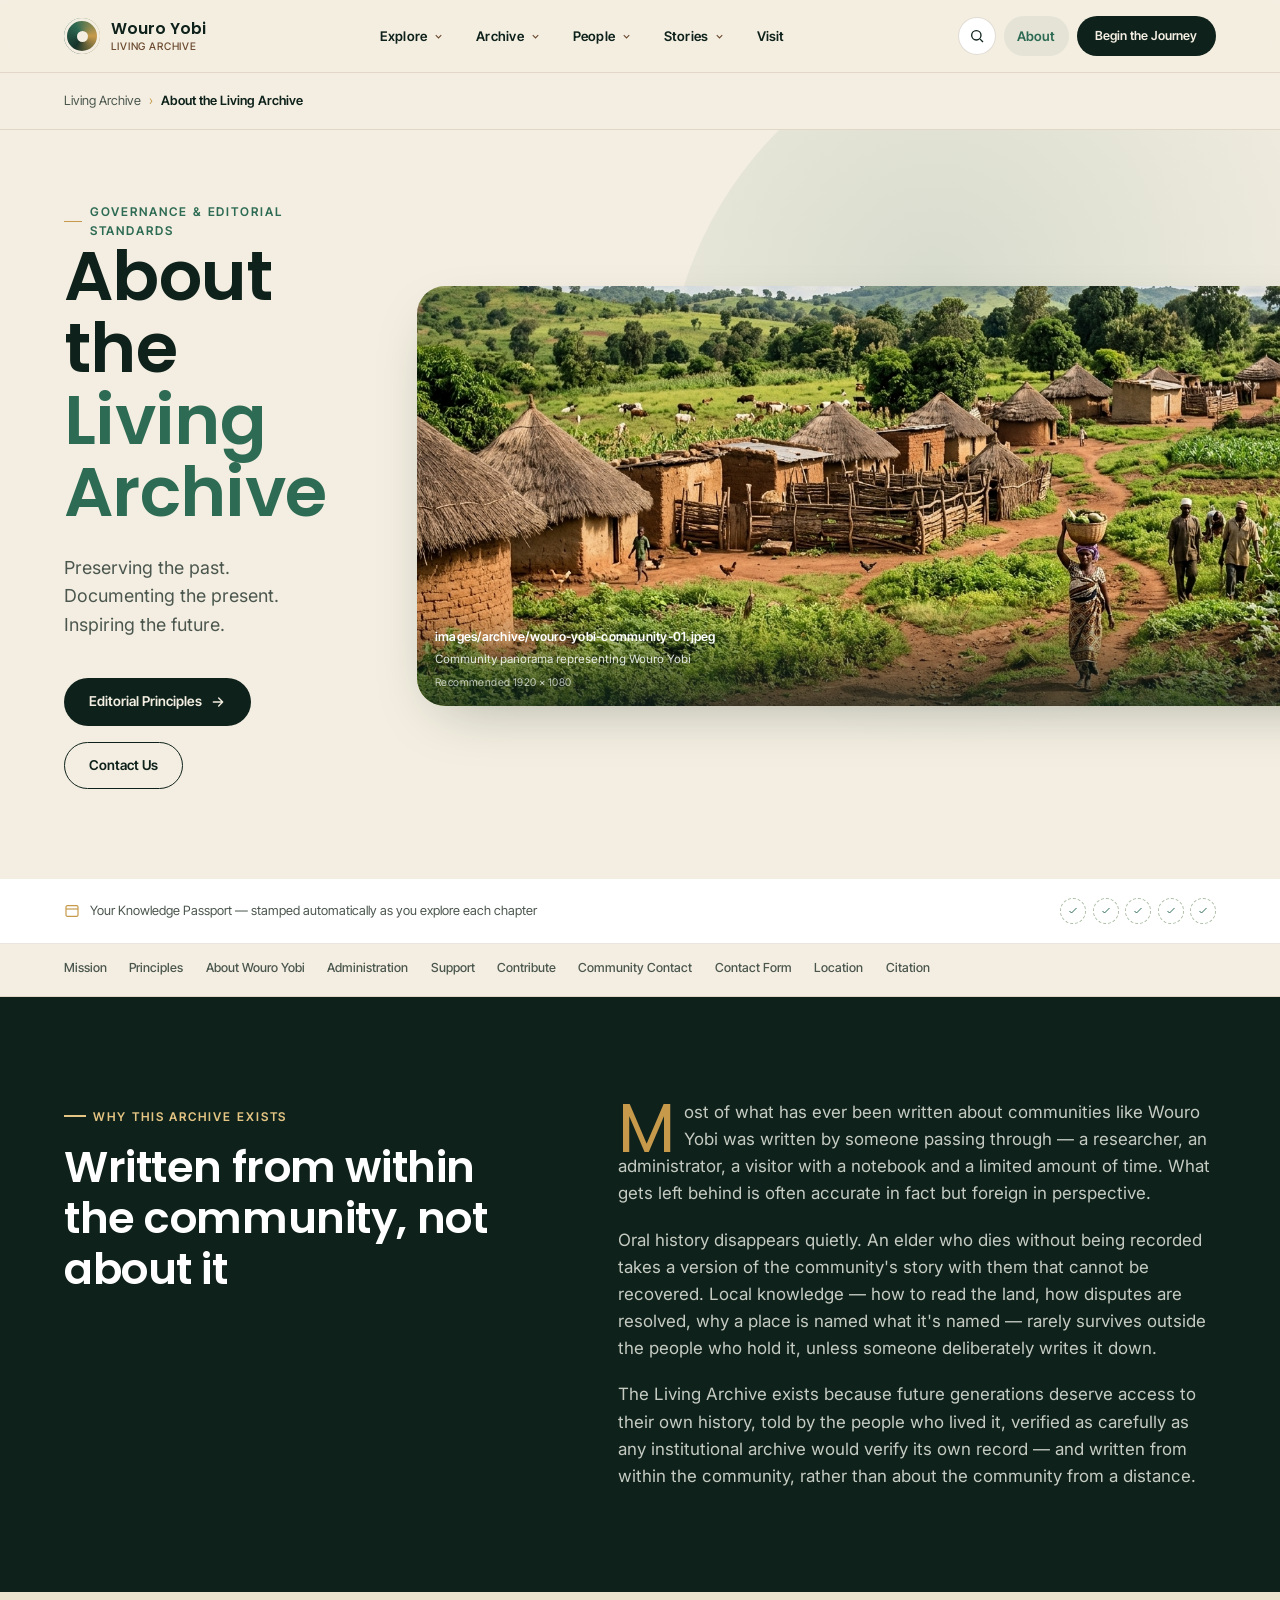
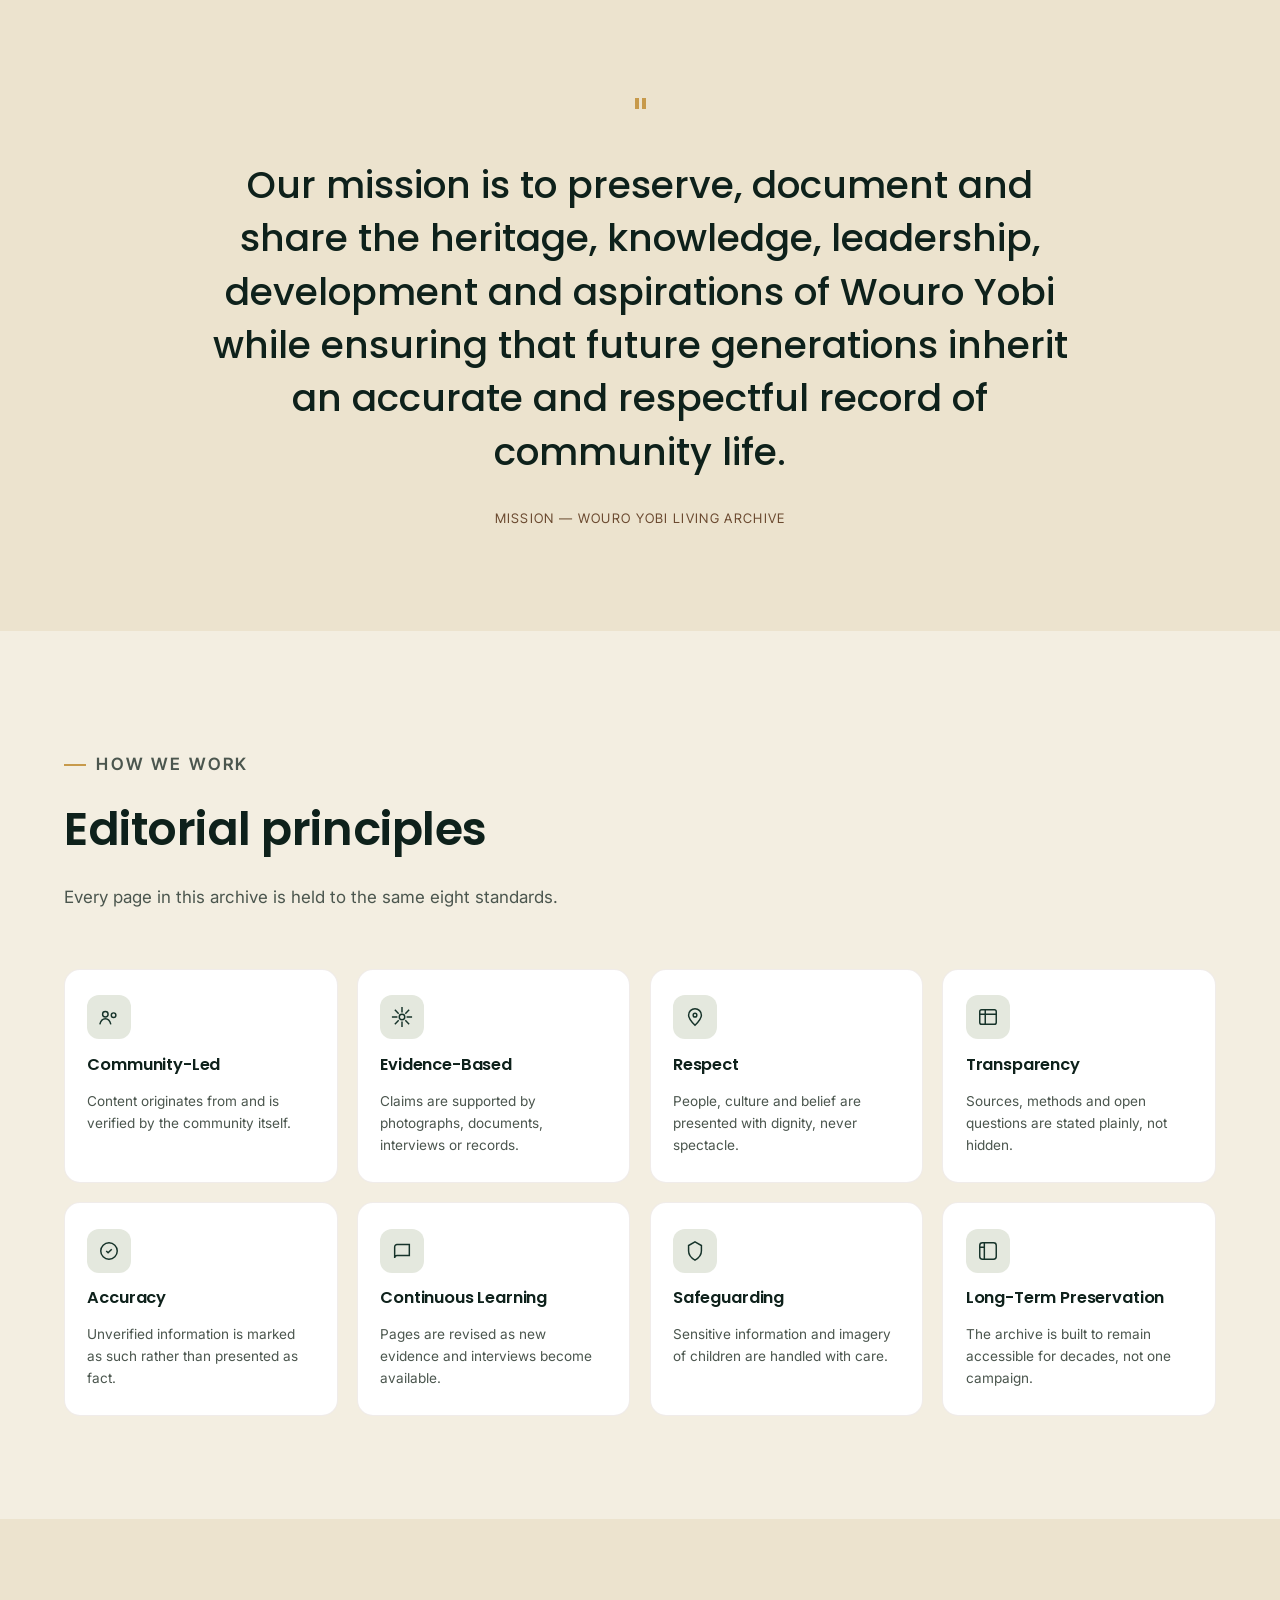
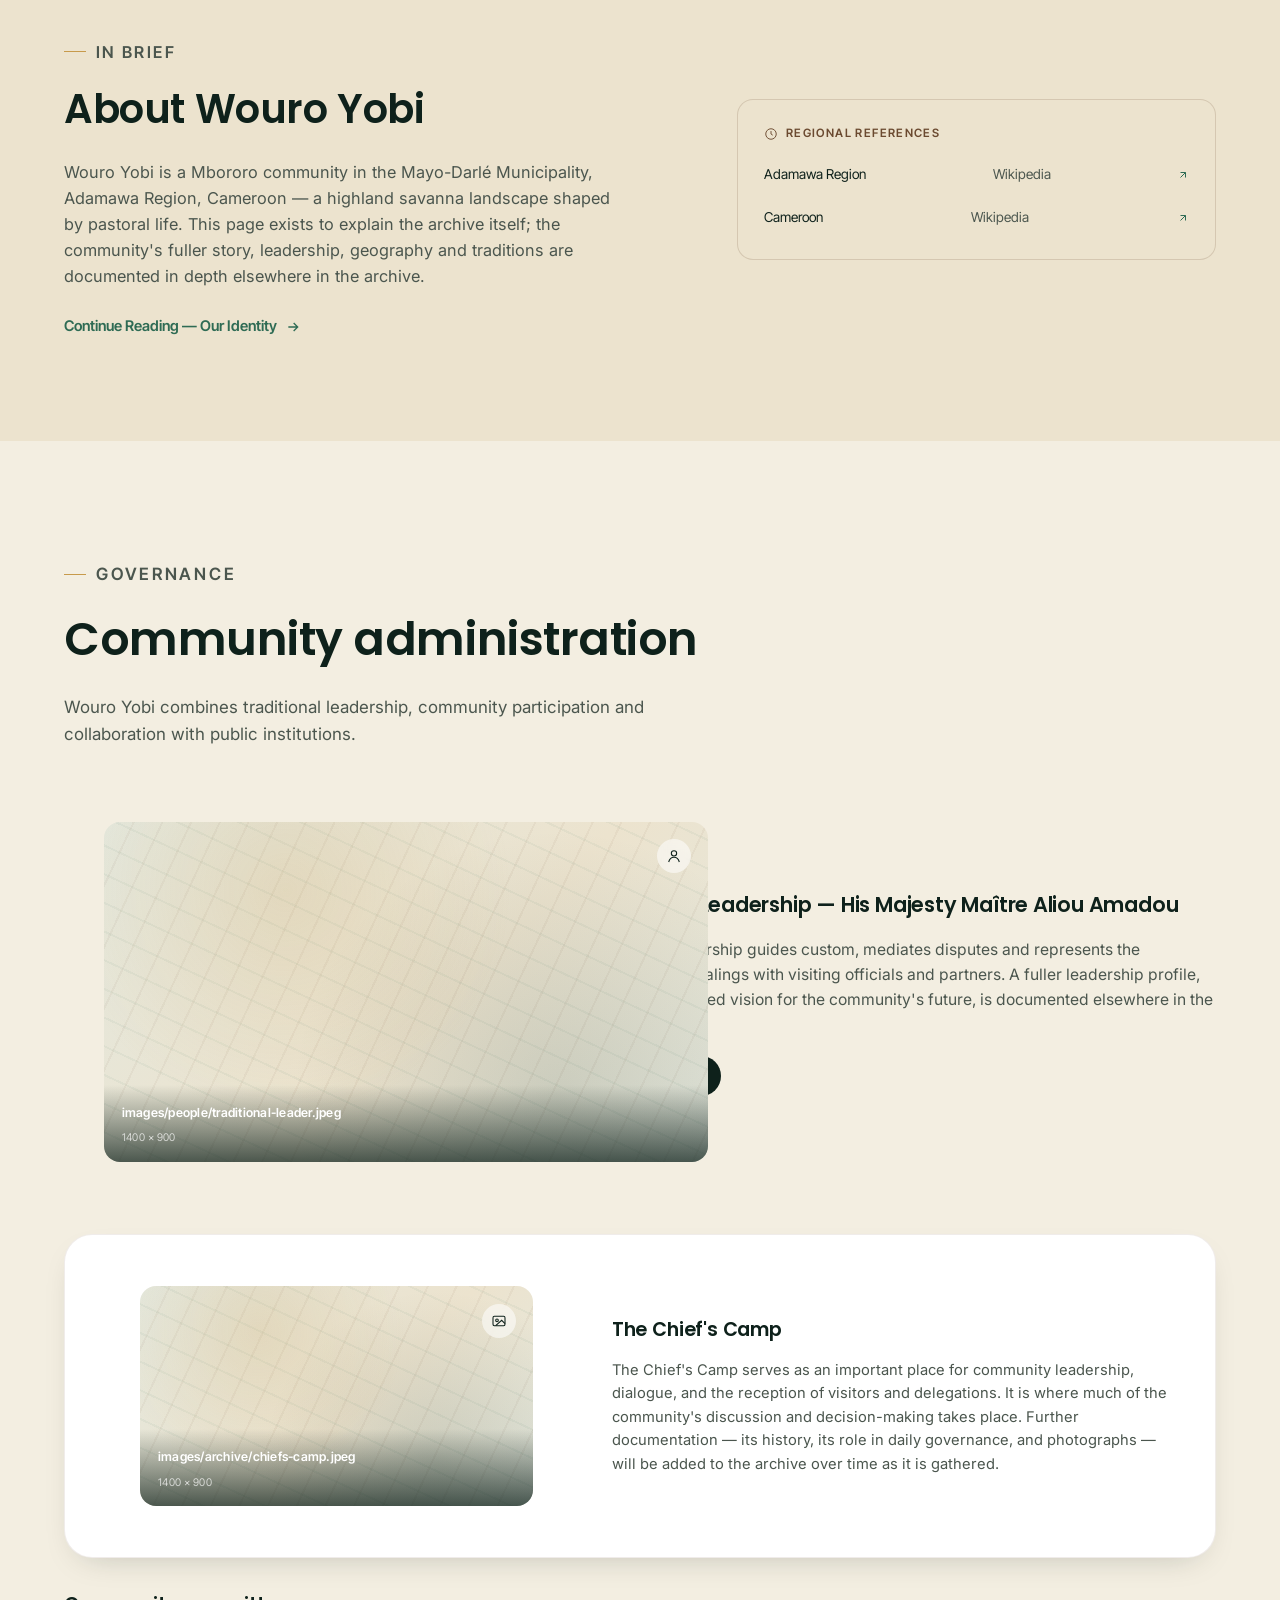
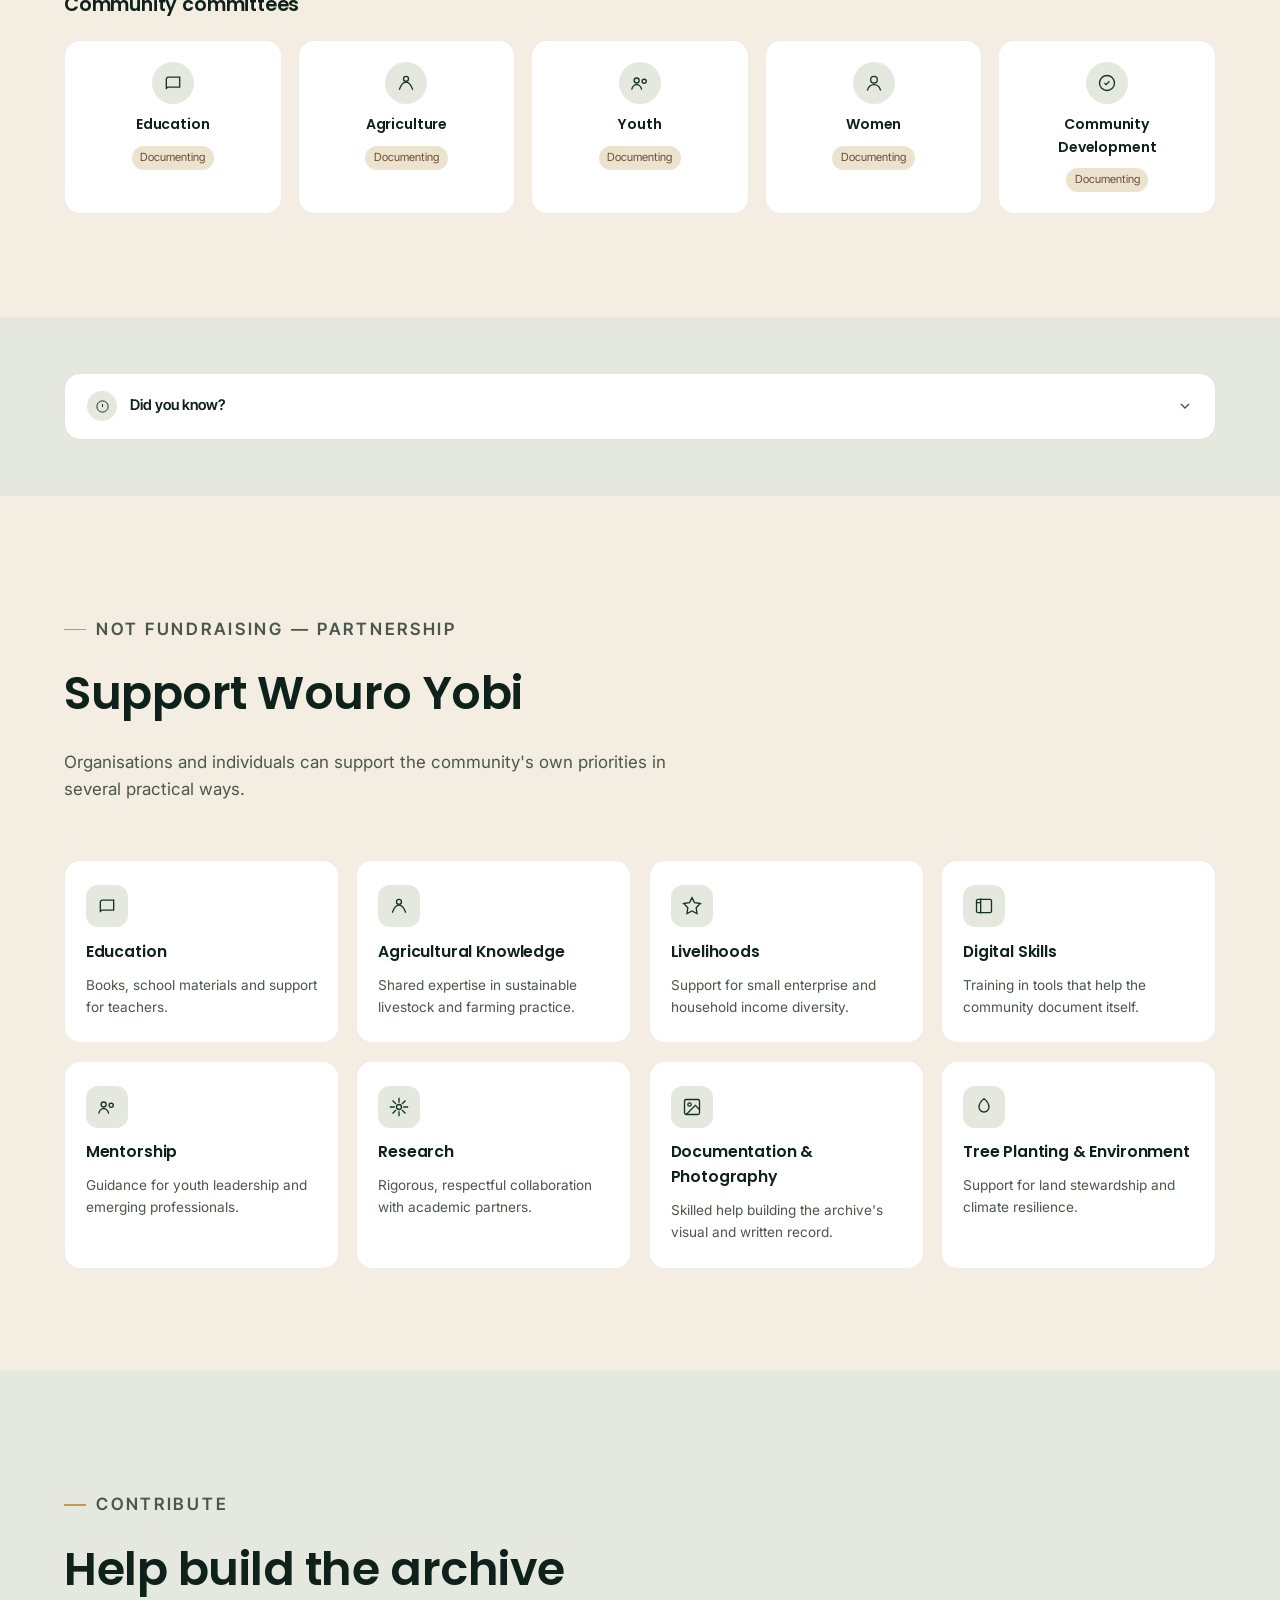
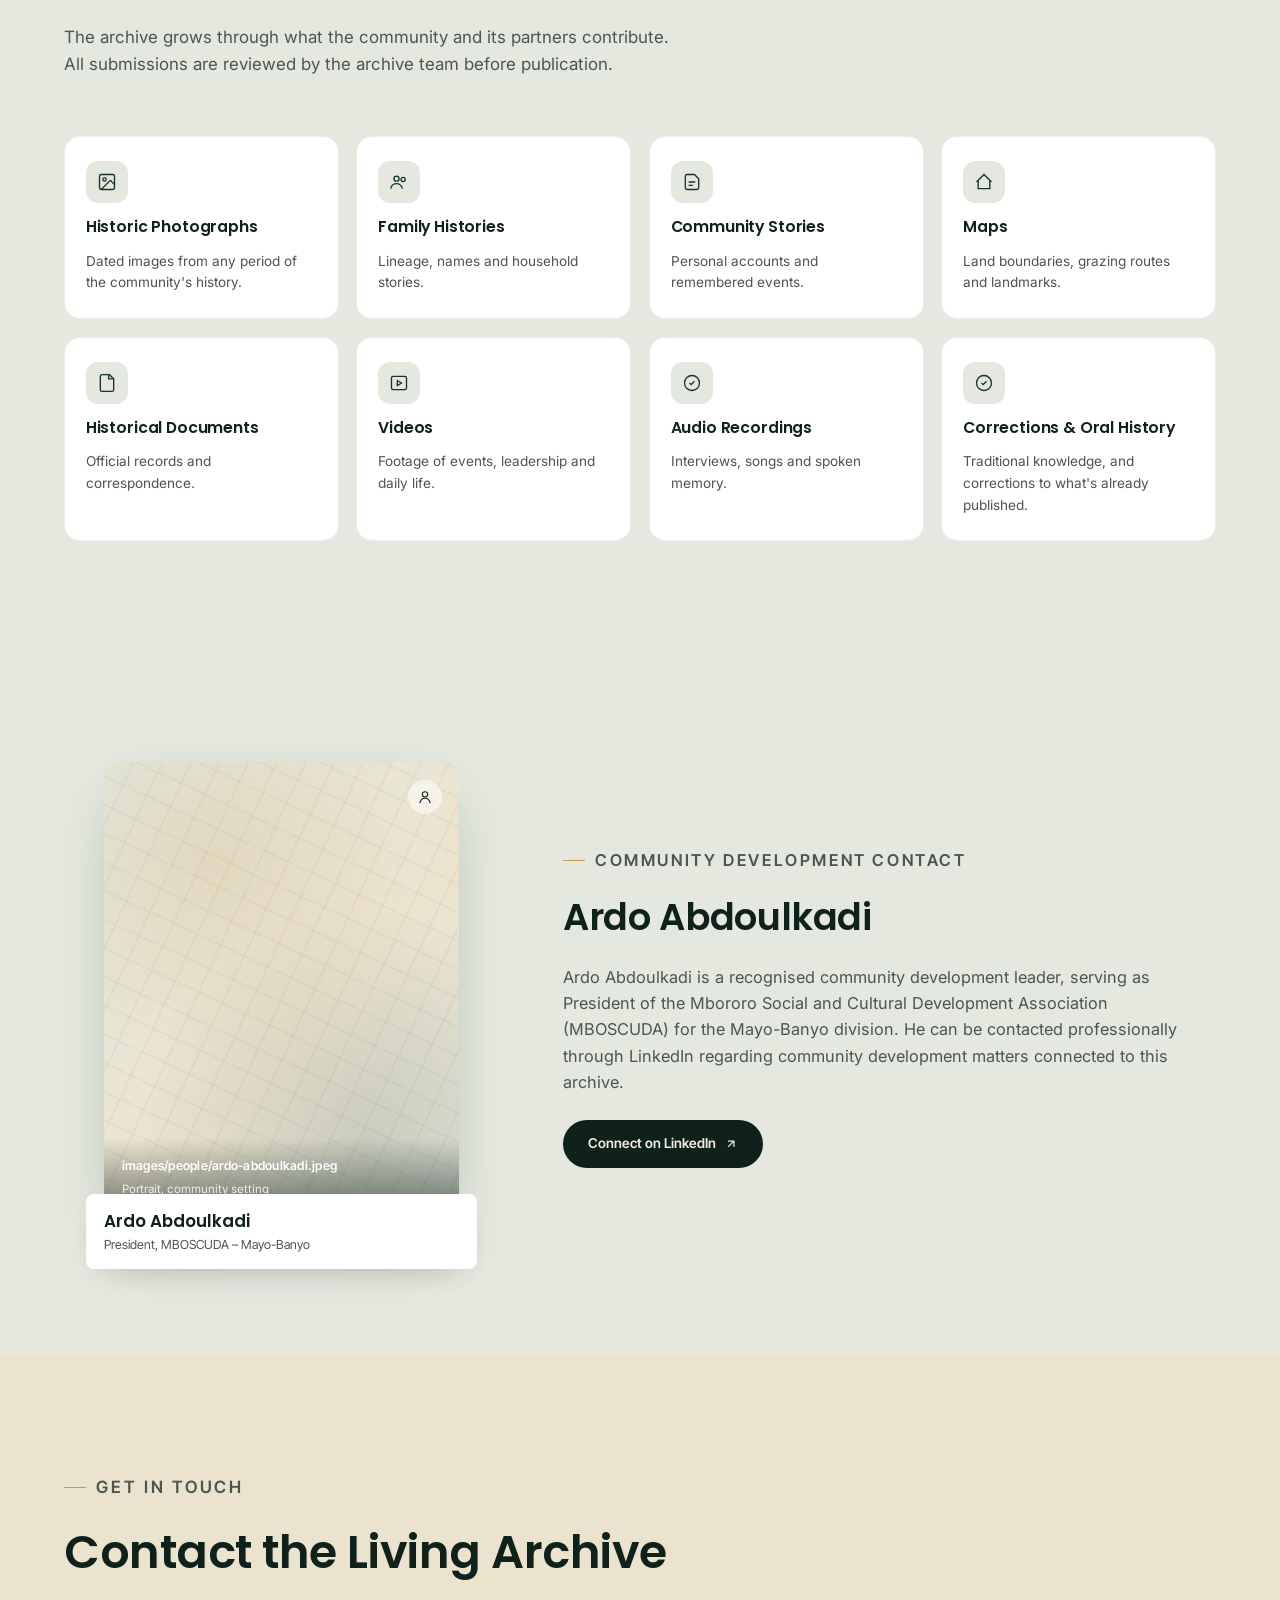
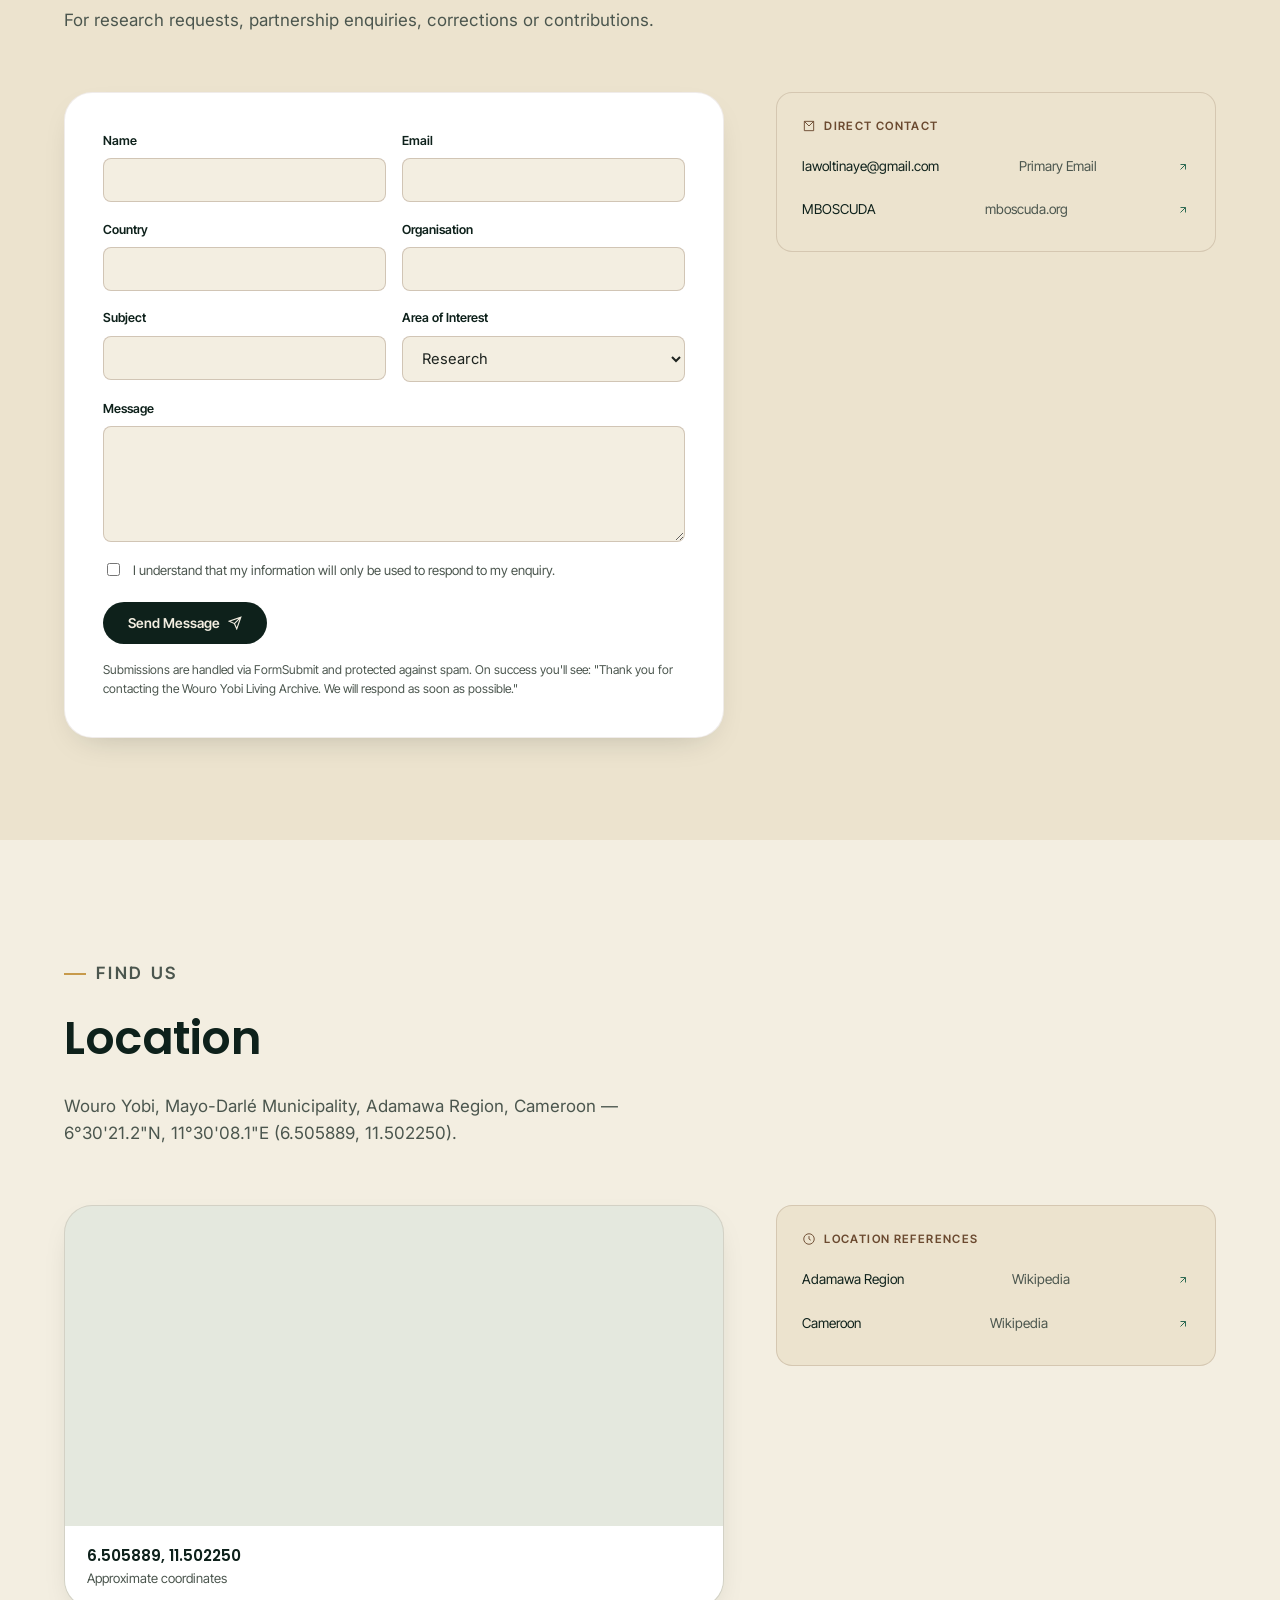
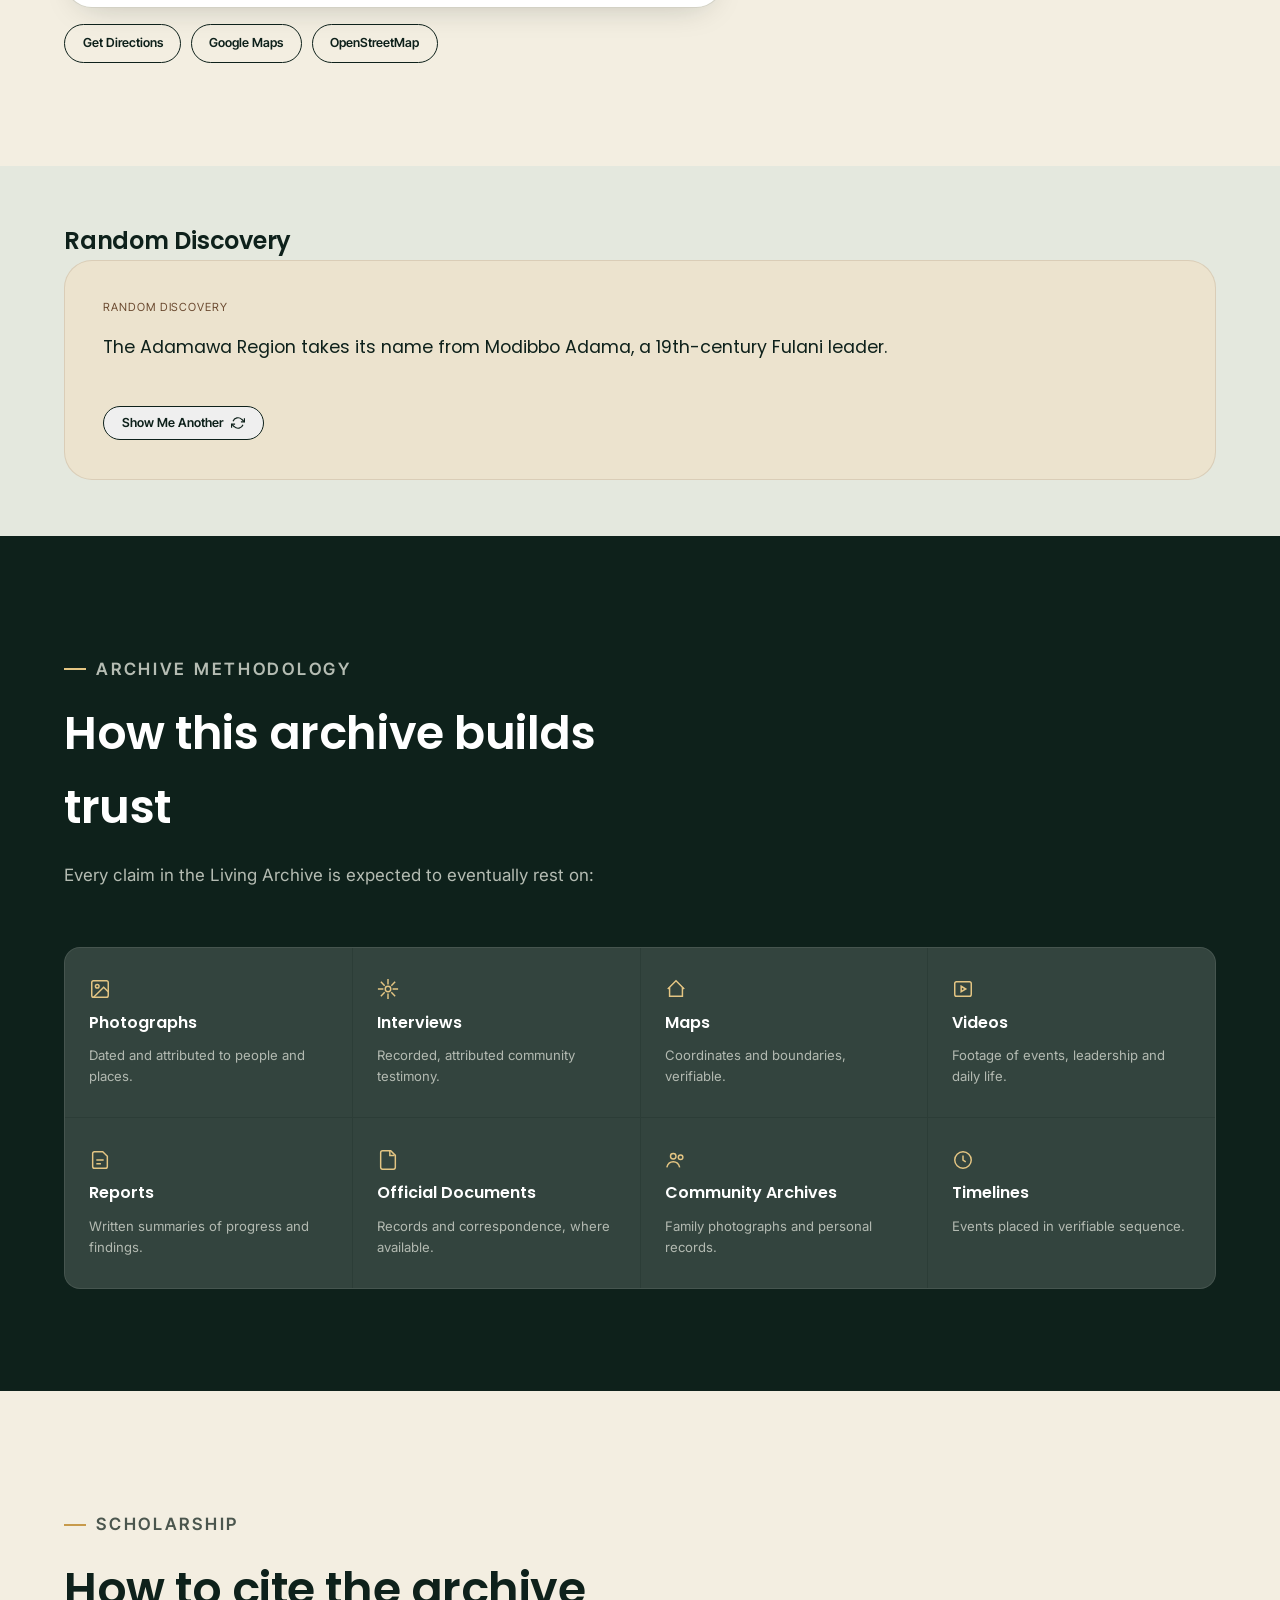
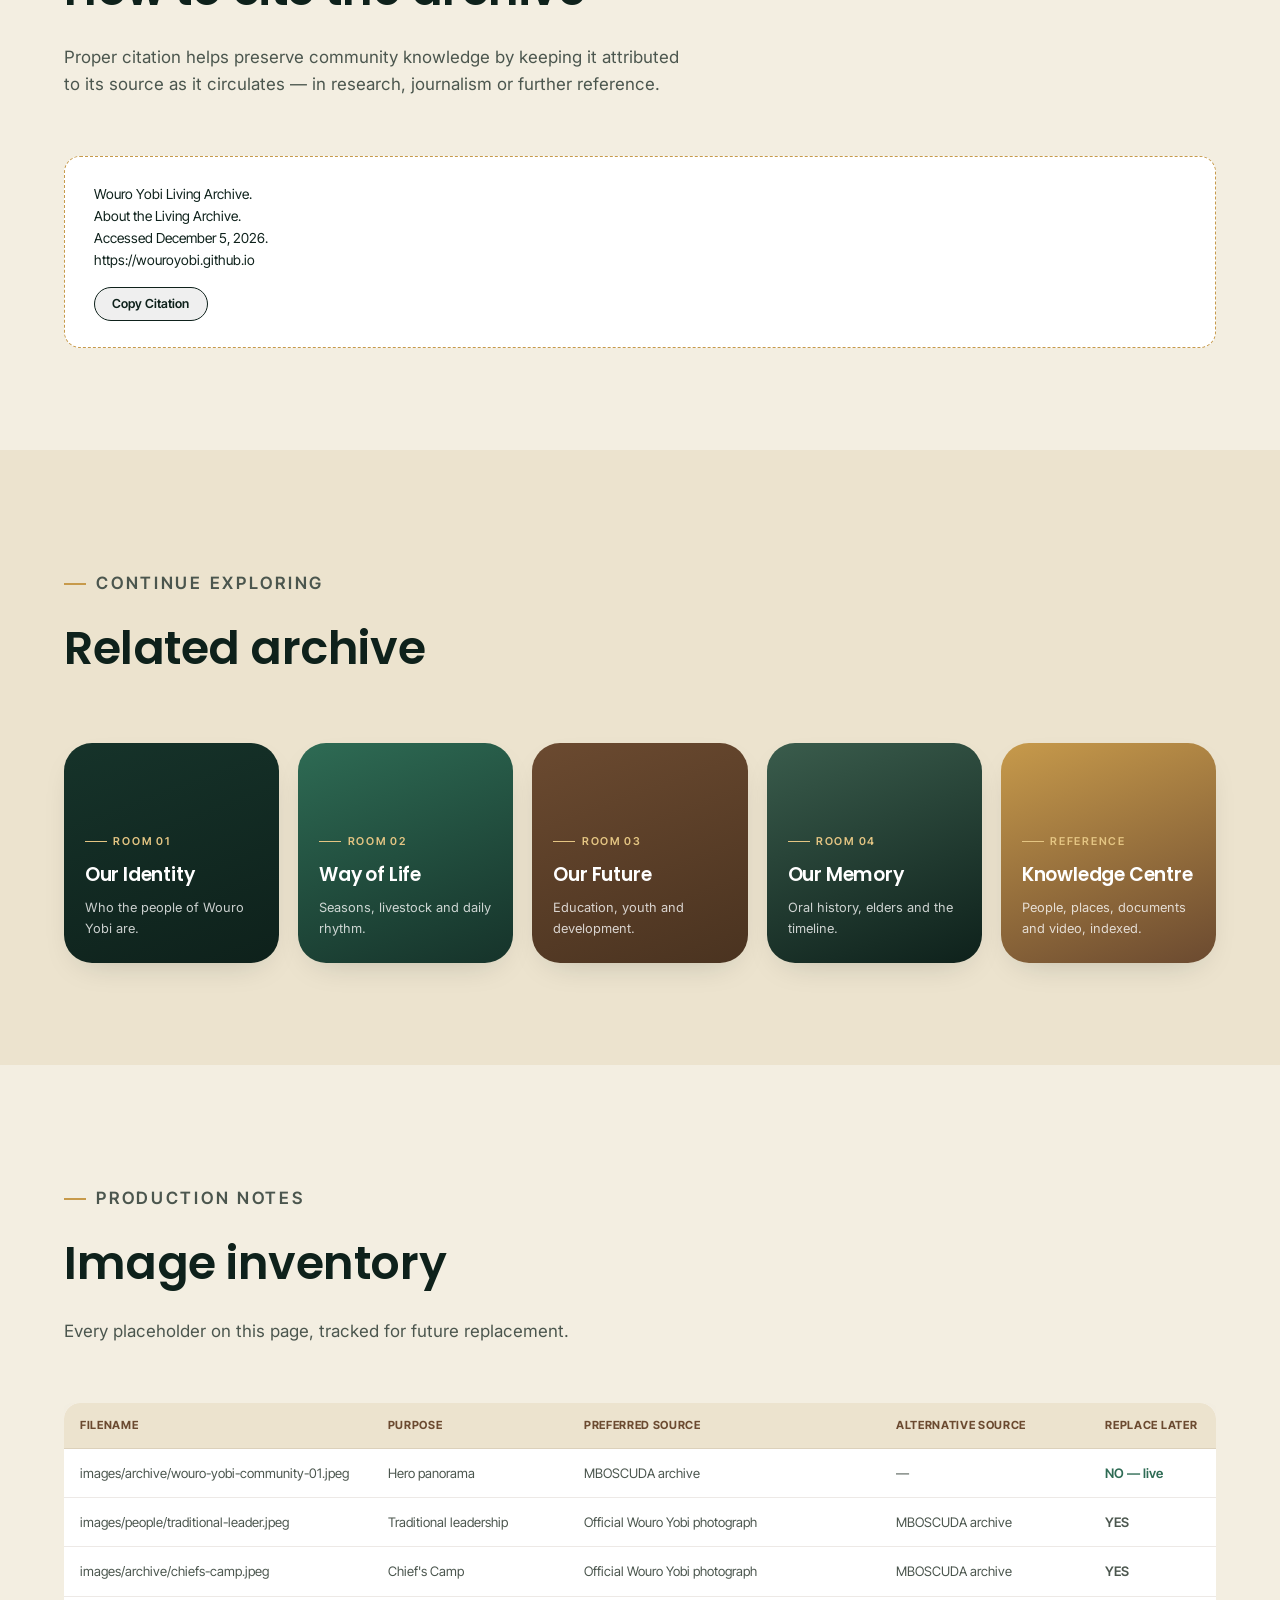
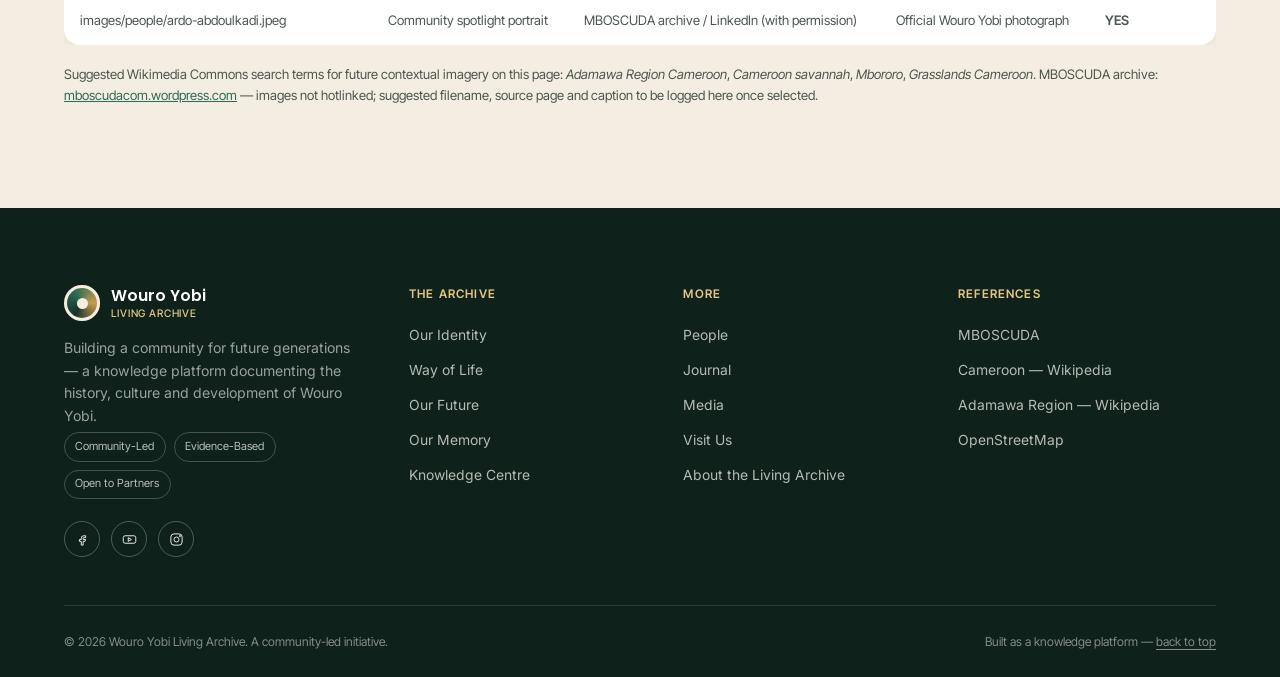
<file: about.html>
<!DOCTYPE html>
<html lang="en">
<head>
<meta charset="UTF-8">
<meta name="viewport" content="width=device-width, initial-scale=1.0">
<title>About the Living Archive — Wouro Yobi Living Archive</title>
<meta name="description" content="Why the Wouro Yobi Living Archive exists, how information is collected and verified, its editorial principles, community administration, how to contribute, and how to contact the archive.">
<meta property="og:title" content="About the Living Archive — Wouro Yobi Living Archive">
<meta property="og:description" content="Preserving the past. Documenting the present. Inspiring the future. The editorial standards and governance of a community-led digital heritage archive.">
<meta property="og:type" content="website">
<link rel="preconnect" href="https://fonts.googleapis.com">
<link rel="preconnect" href="https://fonts.gstatic.com" crossorigin>
<link href="https://fonts.googleapis.com/css2?family=Poppins:wght@300;400;500;600;700&family=Inter:wght@400;500;600&family=Inter+Tight:wght@500;600&display=swap" rel="stylesheet">
<script type="application/ld+json">
{
  "@context": "https://schema.org",
  "@type": "AboutPage",
  "name": "About the Living Archive",
  "description": "Editorial standards, governance and contribution guidelines for the Wouro Yobi Living Archive.",
  "publisher": { "@type": "Organization", "name": "Wouro Yobi Living Archive" }
}
</script>
<style>
  /* ============================================================
     DESIGN TOKENS — identical across the whole archive. Frozen.
     ============================================================ */
  :root{
    --forest: #16332A; --forest-deep: #0E211B; --emerald: #2E6B54;
    --sage: #A9BBA2; --sage-pale: #E4E8DE; --beige: #F3EEE1; --beige-warm: #ECE3CE;
    --brown: #6B4A30; --gold: #C79A4B; --gold-soft: #E4C583;
    --ink: #1E2420; --ink-soft: #4B564E; --white: #FFFFFF;
    --font-display: 'Poppins', sans-serif; --font-body: 'Inter', sans-serif; --font-caption: 'Inter Tight', sans-serif;
    --max-w: 1280px; --edge: clamp(1.5rem, 5vw, 4.5rem);
    --radius-lg: 28px; --radius-md: 16px; --radius-sm: 8px;
    --shadow-soft: 0 20px 60px -25px rgba(14,33,27,0.35);
    --shadow-card: 0 12px 34px -18px rgba(14,33,27,0.28);
    --ease: cubic-bezier(.22,1,.36,1);
  }
  *,*::before,*::after{box-sizing:border-box;}
  html{scroll-behavior:smooth;}
  @media (prefers-reduced-motion: reduce){
    html{scroll-behavior:auto;}
    *{animation-duration:0.01ms !important; animation-iteration-count:1 !important; transition-duration:0.01ms !important; scroll-behavior:auto !important;}
  }
  body{margin:0; font-family:var(--font-body); color:var(--ink); background:var(--beige); -webkit-font-smoothing:antialiased; line-height:1.6;}
  img{max-width:100%; display:block;}
  a{color:inherit;}
  h1,h2,h3,h4{font-family:var(--font-display); margin:0; color:var(--forest-deep); font-weight:600; letter-spacing:-0.01em;}
  p{margin:0;} ul{margin:0; padding:0; list-style:none;} button{font-family:inherit; cursor:pointer;}
  label{font-family:var(--font-caption);}
  :focus-visible{outline:2.5px solid var(--gold); outline-offset:3px; border-radius:4px;}
  .wrap{max-width:var(--max-w); margin:0 auto; padding-inline:var(--edge);}
  .eyebrow{font-family:var(--font-caption); font-size:0.75rem; letter-spacing:0.16em; text-transform:uppercase; color:var(--emerald); font-weight:600; display:inline-flex; align-items:center; gap:0.6em;}
  .eyebrow::before{content:""; width:22px; height:1.5px; background:var(--gold); display:inline-block;}
  .reveal{opacity:0; transform:translateY(28px); transition:opacity 0.9s var(--ease), transform 0.9s var(--ease);}
  .reveal.is-visible{opacity:1; transform:none;}
  .reveal-stagger > *{transition-delay:calc(var(--i,0) * 90ms);}
  .skip-link{position:absolute; left:1rem; top:-4rem; background:var(--forest-deep); color:var(--white); padding:0.8rem 1.2rem; border-radius:var(--radius-sm); z-index:300; transition:top 0.25s var(--ease); font-family:var(--font-caption); font-weight:600;}
  .skip-link:focus{top:1rem;}
  .reading-progress{position:fixed; top:0; left:0; height:3px; width:0%; background:var(--gold); z-index:250; transition:width 0.1s linear;}

  /* ---------- header / nav — permanent navigation, frozen ---------- */
  header.site-header{position:sticky; top:0; z-index:100; background:rgba(243,238,225,0.86); backdrop-filter:blur(14px) saturate(140%); border-bottom:1px solid rgba(107,74,48,0.14);}
  .nav-row{max-width:var(--max-w); margin:0 auto; padding:1.05rem var(--edge); display:flex; align-items:center; justify-content:space-between; gap:1.5rem;}
  .brand{display:flex; align-items:center; gap:0.7rem; text-decoration:none;}
  .brand-mark{width:38px; height:38px; border-radius:50%; background:conic-gradient(from 210deg, var(--forest), var(--emerald), var(--gold), var(--forest)); display:grid; place-items:center; flex-shrink:0; box-shadow:inset 0 0 0 3px var(--beige);}
  .brand-mark span{width:12px; height:12px; border-radius:50%; background:var(--beige);}
  .brand-name{font-family:var(--font-display); font-size:1.02rem; font-weight:600; color:var(--forest-deep); line-height:1.1;}
  .brand-name small{display:block; font-family:var(--font-caption); font-weight:500; font-size:0.68rem; letter-spacing:0.08em; text-transform:uppercase; color:var(--brown); margin-top:0.2rem;}
  nav.primary-nav ul{display:flex; gap:1.5rem; align-items:center; flex-wrap:wrap;}
  nav.primary-nav a{font-family:var(--font-caption); font-size:0.84rem; font-weight:500; text-decoration:none; color:var(--ink-soft); position:relative; padding-bottom:4px;}
  nav.primary-nav a::after{content:""; position:absolute; left:0; bottom:0; height:1.5px; width:0; background:var(--gold); transition:width 0.3s var(--ease);}
  nav.primary-nav a:hover::after, nav.primary-nav a:focus-visible::after{width:100%;}
  nav.primary-nav a[aria-current="page"]{color:var(--forest-deep);}
  nav.primary-nav a[aria-current="page"]::after{width:100%;}
  .nav-actions{display:flex; align-items:center; gap:0.8rem;}
  .btn{font-family:var(--font-caption); font-weight:600; font-size:0.85rem; padding:0.75rem 1.5rem; border-radius:999px; border:1.5px solid transparent; text-decoration:none; display:inline-flex; align-items:center; gap:0.5rem; transition:transform 0.35s var(--ease), background 0.35s var(--ease), color 0.35s var(--ease), border-color .35s var(--ease);}
  .btn-primary{background:var(--forest-deep); color:var(--beige);}
  .btn-primary:hover{background:var(--emerald); transform:translateY(-2px);}
  .btn-ghost{border-color:var(--forest-deep); color:var(--forest-deep);}
  .btn-ghost:hover{background:var(--forest-deep); color:var(--beige); transform:translateY(-2px);}
  .btn-sm{padding:0.55rem 1.1rem; font-size:0.78rem;}
  .nav-toggle{display:none; background:none; border:none; padding:0.4rem;}
  @media (max-width:1080px){ nav.primary-nav, .nav-actions .btn-ghost{display:none;} .nav-toggle{display:block;} }
  .page-crumb{padding-block:1.1rem; border-bottom:1px solid rgba(107,74,48,0.14); font-family:var(--font-caption); font-size:0.8rem; color:var(--ink-soft);}
  .page-crumb a{text-decoration:none; color:var(--ink-soft);}
  .page-crumb a:hover{color:var(--emerald);}
  .page-crumb span[aria-hidden]{margin-inline:0.5rem; color:var(--gold);}
  .page-crumb strong{color:var(--forest-deep); font-weight:600;}

  /* ---------- placeholder / reference image components (identical) ---------- */
  .ph{position:relative; overflow:hidden; background:linear-gradient(135deg, var(--sage-pale) 0%, var(--beige-warm) 55%, var(--sage-pale) 100%); border-radius:var(--radius-md); display:flex; align-items:flex-end; isolation:isolate; min-height:180px;}
  .ph::before{content:""; position:absolute; inset:0; background-image:repeating-linear-gradient(115deg, rgba(107,74,48,0.05) 0 2px, transparent 2px 26px), repeating-linear-gradient(25deg, rgba(46,107,84,0.05) 0 2px, transparent 2px 26px); z-index:0;}
  .ph::after{content:""; position:absolute; inset:0; z-index:0; background:radial-gradient(circle at 30% 20%, rgba(199,154,75,0.18), transparent 45%), radial-gradient(circle at 75% 80%, rgba(22,51,42,0.14), transparent 50%);}
  .ph-icon{position:absolute; top:1.1rem; right:1.1rem; z-index:1; width:34px; height:34px; border-radius:50%; background:rgba(255,255,255,0.55); backdrop-filter:blur(4px); display:grid; place-items:center;}
  .ph-icon svg{width:16px; height:16px; stroke:var(--forest-deep);}
  .ph-caption{position:relative; z-index:1; width:100%; padding:0.9rem 1.1rem; margin:0; background:linear-gradient(to top, rgba(14,33,27,0.72), rgba(14,33,27,0)); color:var(--white);}
  .ph-caption .fname{font-family:var(--font-caption); font-size:0.78rem; font-weight:600; letter-spacing:0.02em;}
  .ph-caption .fdesc{display:block; font-size:0.72rem; opacity:0.85; margin-top:0.15rem;}
  .ph-caption .fdim{display:block; font-family:var(--font-caption); font-size:0.66rem; opacity:0.7; margin-top:0.35rem; letter-spacing:0.04em;}
  .ph-square{aspect-ratio:1/1;} .ph-portrait{aspect-ratio:3/4;} .ph-wide{aspect-ratio:16/9;} .ph-panorama{aspect-ratio:21/9;}

  section{padding-block:clamp(4rem, 8vw, 7.5rem); position:relative;}
  .section-head{max-width:64ch; margin-bottom:clamp(2.2rem, 5vw, 3.6rem);}
  .section-head h2{font-size:clamp(2rem, 3.6vw, 3rem); margin-top:0.9rem;}
  .section-head p{margin-top:1.1rem; font-size:1.06rem; color:var(--ink-soft); max-width:56ch;}

  /* ---------- hero ---------- */
  .hero{position:relative; padding-top:clamp(2.5rem, 6vw, 4.5rem); padding-bottom:clamp(3rem, 7vw, 6rem); overflow:hidden;}
  .hero-bg-shape{position:absolute; top:-15%; right:-12%; width:60vw; height:60vw; max-width:900px; max-height:900px; border-radius:50%; background:radial-gradient(circle at 35% 35%, rgba(46,107,84,0.14), rgba(46,107,84,0) 65%); z-index:0; pointer-events:none;}
  .hero-grid{position:relative; z-index:1; display:grid; grid-template-columns:1.05fr 0.95fr; gap:clamp(2rem,4vw,4rem); align-items:center;}
  @media (max-width:940px){ .hero-grid{grid-template-columns:1fr;} }
  .hero h1{font-size:clamp(2.6rem, 5.4vw, 4.4rem); line-height:1.04; font-weight:600; color:var(--forest-deep);}
  .hero h1 em{font-style:normal; color:var(--emerald);}
  .hero-sub{margin-top:1.6rem; max-width:44ch; font-size:1.12rem; color:var(--ink-soft);}
  .hero-sub span{display:block;}
  .hero-actions{margin-top:2.4rem; display:flex; flex-wrap:wrap; gap:1rem;}
  .hero-visual{position:relative;}
  .hero-visual .ph{min-height:420px; border-radius:var(--radius-lg); box-shadow:var(--shadow-soft);}

  /* ---------- knowledge passport (gamification, subtle) ---------- */
  .passport-bar{background:var(--white); border-bottom:1px solid rgba(107,74,48,0.14);}
  .passport-bar .wrap{padding-block:1.2rem; display:flex; align-items:center; justify-content:space-between; gap:1.2rem; flex-wrap:wrap;}
  .passport-label{display:flex; align-items:center; gap:0.6rem; font-family:var(--font-caption); font-size:0.8rem; color:var(--ink-soft);}
  .passport-label svg{width:16px; height:16px; stroke:var(--gold);}
  .passport-stamps{display:flex; gap:0.4rem;}
  .passport-stamp{width:26px; height:26px; border-radius:50%; border:1.5px dashed var(--sage); display:grid; place-items:center;}
  .passport-stamp.is-stamped{border-style:solid; border-color:var(--gold); background:var(--sage-pale);}
  .passport-stamp svg{width:12px; height:12px; stroke:var(--emerald);}

  /* ---------- chapter nav (sticky mini-toc) ---------- */
  .chapter-nav{position:sticky; top:calc(var(--header-h, 73px) + 1px); z-index:60; background:var(--beige); border-bottom:1px solid rgba(107,74,48,0.14); overflow-x:auto;}
  .chapter-nav .wrap{display:flex; gap:1.4rem; padding-block:0.85rem; white-space:nowrap;}
  .chapter-nav a{font-family:var(--font-caption); font-size:0.78rem; font-weight:500; text-decoration:none; color:var(--ink-soft); padding-bottom:2px; border-bottom:2px solid transparent;}
  .chapter-nav a:hover, .chapter-nav a:focus-visible{color:var(--forest-deep); border-color:var(--gold);}

  /* ---------- editorial intro (identical dark band) ---------- */
  .editorial{background:var(--forest-deep); color:var(--sage-pale);}
  .editorial .wrap{display:grid; grid-template-columns:0.9fr 1.1fr; gap:clamp(2.5rem,5vw,5rem); align-items:start;}
  @media (max-width:920px){ .editorial .wrap{grid-template-columns:1fr;} }
  .editorial .eyebrow{color:var(--gold-soft);} .editorial .eyebrow::before{background:var(--gold-soft);}
  .editorial h2{color:var(--white); font-size:clamp(1.9rem,3.4vw,2.7rem); margin-top:1rem; line-height:1.18;}
  .editorial-drop{font-family:var(--font-display); font-size:4.2rem; line-height:0.7; float:left; margin-right:0.6rem; margin-top:0.4rem; color:var(--gold);}
  .editorial-body p{font-size:1.06rem; color:rgba(228,232,222,0.86); margin-top:1.2rem;}
  .editorial-body p:first-child{margin-top:0;}

  /* ---------- mission band ---------- */
  .mission{background:var(--beige-warm); text-align:center;}
  .mission blockquote{max-width:56rem; margin:0 auto; font-family:var(--font-display); font-size:clamp(1.5rem, 3.4vw, 2.35rem); line-height:1.42; color:var(--forest-deep); font-weight:500;}
  .mission cite{display:block; margin-top:1.8rem; font-family:var(--font-caption); font-style:normal; font-size:0.82rem; letter-spacing:0.1em; text-transform:uppercase; color:var(--brown);}
  .mission-mark{font-family:var(--font-display); font-size:3.4rem; color:var(--gold); display:block; margin-bottom:0.6rem; line-height:1;}

  /* ---------- editorial principles ---------- */
  .principles-grid{display:grid; grid-template-columns:repeat(4,1fr); gap:1.2rem;}
  @media (max-width:1000px){ .principles-grid{grid-template-columns:repeat(2,1fr);} }
  @media (max-width:560px){ .principles-grid{grid-template-columns:1fr;} }
  .principle-card{background:var(--white); border-radius:var(--radius-md); padding:1.6rem 1.4rem; border:1px solid rgba(107,74,48,0.1); display:flex; flex-direction:column; gap:0.8rem; transition:transform 0.4s var(--ease), box-shadow 0.4s var(--ease);}
  .principle-card:hover{transform:translateY(-6px); box-shadow:var(--shadow-card);}
  .principle-icon{width:44px; height:44px; border-radius:12px; background:var(--sage-pale); display:grid; place-items:center;}
  .principle-icon svg{width:22px; height:22px; stroke:var(--forest); fill:none; stroke-width:1.6;}
  .principle-card h3{font-size:1.02rem;}
  .principle-card p{font-size:0.85rem; color:var(--ink-soft);}

  /* ---------- knowledge panel (identical) ---------- */
  .knowledge-panel{background:var(--beige-warm); border:1px solid rgba(107,74,48,0.18); border-radius:var(--radius-md); padding:1.5rem 1.6rem;}
  .knowledge-panel h4{font-family:var(--font-caption); font-size:0.72rem; letter-spacing:0.12em; text-transform:uppercase; color:var(--brown); font-weight:600; margin-bottom:0.9rem; display:flex; align-items:center; gap:0.5rem;}
  .knowledge-panel h4 svg{width:14px; height:14px; stroke:var(--brown);}
  .knowledge-panel ul{display:flex; flex-direction:column; gap:0.55rem;}
  .knowledge-panel a{display:flex; justify-content:space-between; align-items:center; gap:0.6rem; text-decoration:none; font-family:var(--font-caption); font-size:0.85rem; color:var(--forest-deep); padding:0.4rem 0; border-bottom:1px dashed rgba(107,74,48,0.22);}
  .knowledge-panel a:last-child{border-bottom:none;}
  .knowledge-panel a span.src{color:var(--ink-soft); font-weight:400;}
  .knowledge-panel a svg{width:12px; height:12px; stroke:var(--emerald); flex-shrink:0;}

  /* ---------- did you know ---------- */
  .dyk{background:var(--white); border:1px solid rgba(107,74,48,0.16); border-radius:var(--radius-md); overflow:hidden;}
  .dyk summary{list-style:none; cursor:pointer; padding:1.1rem 1.4rem; display:flex; align-items:center; gap:0.8rem; font-family:var(--font-caption); font-weight:600; font-size:0.92rem; color:var(--forest-deep);}
  .dyk summary::-webkit-details-marker{display:none;}
  .dyk summary .dyk-icon{width:30px; height:30px; border-radius:50%; background:var(--sage-pale); display:grid; place-items:center; flex-shrink:0;}
  .dyk summary .dyk-icon svg{width:15px; height:15px; stroke:var(--forest);}
  .dyk summary .dyk-chevron{margin-left:auto; width:16px; height:16px; stroke:var(--brown); transition:transform 0.3s var(--ease);}
  .dyk[open] summary .dyk-chevron{transform:rotate(180deg);}
  .dyk-body{padding:0 1.4rem 1.3rem 4.2rem; font-size:0.9rem; color:var(--ink-soft);}

  /* ---------- about summary + continue reading ---------- */
  .summary-grid{display:grid; grid-template-columns:1.3fr 1fr; gap:clamp(2rem,4vw,3.5rem); align-items:center;}
  @media (max-width:920px){ .summary-grid{grid-template-columns:1fr;} }
  .summary-grid p{margin-top:1.1rem; color:var(--ink-soft); font-size:1.02rem; max-width:56ch;}
  .continue-link{margin-top:1.6rem; display:inline-flex; align-items:center; gap:0.5rem; font-family:var(--font-caption); font-weight:600; font-size:0.92rem; color:var(--emerald); text-decoration:none;}
  .continue-link svg{width:16px; height:16px; transition:transform 0.3s var(--ease);}
  .continue-link:hover svg{transform:translateX(4px);}

  /* ---------- community administration ---------- */
  .admin-lead{display:grid; grid-template-columns:0.85fr 1.15fr; gap:clamp(2rem,4vw,3.5rem); align-items:center; margin-bottom:clamp(2.5rem,5vw,3.5rem);}
  @media (max-width:880px){ .admin-lead{grid-template-columns:1fr;} }
  .admin-lead .ph{min-height:340px;}
  .admin-lead-body p{margin-top:1rem; color:var(--ink-soft); font-size:0.98rem;}
  .camp-block{display:grid; grid-template-columns:1fr 1.2fr; gap:clamp(1.5rem,3vw,2.5rem); align-items:center; background:var(--white); border-radius:var(--radius-lg); padding:clamp(1.6rem,3vw,2.2rem); box-shadow:var(--shadow-card); border:1px solid rgba(107,74,48,0.1); margin-bottom:2rem;}
  @media (max-width:760px){ .camp-block{grid-template-columns:1fr;} }
  .camp-block .ph{min-height:220px;}
  .camp-block h3{font-size:1.2rem;}
  .camp-block p{margin-top:0.8rem; font-size:0.92rem; color:var(--ink-soft);}
  .committees-grid{display:grid; grid-template-columns:repeat(5,1fr); gap:1rem;}
  @media (max-width:920px){ .committees-grid{grid-template-columns:repeat(2,1fr);} }
  .committee-card{background:var(--white); border-radius:var(--radius-md); padding:1.3rem 1.1rem; border:1px solid rgba(107,74,48,0.1); text-align:center; display:flex; flex-direction:column; align-items:center; gap:0.6rem;}
  .committee-icon{width:42px; height:42px; border-radius:50%; background:var(--sage-pale); display:grid; place-items:center;}
  .committee-icon svg{width:20px; height:20px; stroke:var(--forest); fill:none; stroke-width:1.6;}
  .committee-card h4{font-size:0.88rem;}
  .committee-card span{font-family:var(--font-caption); font-size:0.7rem; color:var(--brown); background:var(--beige-warm); padding:0.2rem 0.55rem; border-radius:999px;}

  /* ---------- support / contribute cards ---------- */
  .support-grid, .contribute-grid{display:grid; grid-template-columns:repeat(4,1fr); gap:1.1rem;}
  @media (max-width:1000px){ .support-grid, .contribute-grid{grid-template-columns:repeat(2,1fr);} }
  @media (max-width:560px){ .support-grid, .contribute-grid{grid-template-columns:1fr;} }
  .support-card{background:var(--white); border-radius:var(--radius-md); padding:1.5rem 1.3rem; border:1px solid rgba(107,74,48,0.1); display:flex; flex-direction:column; gap:0.7rem;}
  .support-icon{width:42px; height:42px; border-radius:12px; background:var(--sage-pale); display:grid; place-items:center;}
  .support-icon svg{width:20px; height:20px; stroke:var(--forest); fill:none; stroke-width:1.6;}
  .support-card h4{font-size:0.98rem;}
  .support-card p{font-size:0.85rem; color:var(--ink-soft);}

  /* ---------- spotlight (identical, reused) ---------- */
  .spotlight{background:var(--sage-pale);}
  .spotlight-grid{display:grid; grid-template-columns:0.8fr 1.2fr; gap:clamp(2rem,5vw,4rem); align-items:center;}
  @media (max-width:920px){ .spotlight-grid{grid-template-columns:1fr;} }
  .spotlight-portrait{position:relative;}
  .spotlight-portrait .ph{box-shadow:var(--shadow-soft); min-height:440px;}
  .spotlight-role{position:absolute; bottom:-1.1rem; left:1.4rem; right:1.4rem; background:var(--white); border-radius:var(--radius-sm); padding:0.9rem 1.1rem; box-shadow:var(--shadow-card); font-family:var(--font-caption); font-size:0.78rem; color:var(--ink-soft);}
  .spotlight-role strong{display:block; font-family:var(--font-display); font-size:1.05rem; color:var(--forest-deep); font-weight:600;}
  .spotlight-body h3{font-size:clamp(1.8rem,3vw,2.3rem); margin-top:0.9rem;}
  .spotlight-body p{margin-top:1.1rem; color:var(--ink-soft); font-size:1.02rem;}
  .spotlight-body .btn{margin-top:1.6rem;}

  /* ---------- contact form ---------- */
  .contact-grid{display:grid; grid-template-columns:1.2fr 0.8fr; gap:clamp(2rem,4vw,3.5rem); align-items:start;}
  @media (max-width:940px){ .contact-grid{grid-template-columns:1fr;} }
  .contact-form{background:var(--white); border-radius:var(--radius-lg); padding:clamp(1.8rem,3.5vw,2.4rem); box-shadow:var(--shadow-card); border:1px solid rgba(107,74,48,0.1);}
  .form-row{display:grid; grid-template-columns:1fr 1fr; gap:1rem;}
  @media (max-width:560px){ .form-row{grid-template-columns:1fr;} }
  .field{display:flex; flex-direction:column; gap:0.45rem; margin-bottom:1.1rem;}
  .field label{font-size:0.78rem; font-weight:600; color:var(--forest-deep);}
  .field input, .field select, .field textarea{
    font-family:var(--font-body); font-size:0.92rem; padding:0.75rem 0.9rem; border-radius:var(--radius-sm);
    border:1.5px solid rgba(107,74,48,0.25); background:var(--beige); color:var(--ink); resize:vertical;
  }
  .field input:focus, .field select:focus, .field textarea:focus{outline:none; border-color:var(--gold);}
  .field-checkbox{display:flex; align-items:flex-start; gap:0.6rem; font-size:0.82rem; color:var(--ink-soft); margin-bottom:1.3rem;}
  .field-checkbox input{margin-top:0.2rem;}
  .form-note{font-family:var(--font-caption); font-size:0.76rem; color:var(--ink-soft); margin-top:1rem;}

  /* ---------- map / location ---------- */
  .map-frame{border-radius:var(--radius-lg); overflow:hidden; box-shadow:var(--shadow-card); border:1px solid rgba(107,74,48,0.14); background:var(--sage-pale);}
  .map-frame iframe{width:100%; height:320px; border:0; display:block; filter:saturate(0.85);}
  .map-meta{display:flex; justify-content:space-between; align-items:center; gap:1rem; flex-wrap:wrap; padding:1.1rem 1.4rem; background:var(--white); font-family:var(--font-caption); font-size:0.82rem; color:var(--ink-soft);}
  .map-meta strong{color:var(--forest-deep); font-family:var(--font-display); font-weight:600; font-size:0.95rem;}
  .map-actions{display:flex; gap:0.6rem; flex-wrap:wrap; margin-top:1rem;}

  /* ---------- evidence (identical) ---------- */
  .evidence{background:var(--forest-deep); color:var(--sage-pale);}
  .evidence .eyebrow{color:var(--gold-soft);} .evidence .eyebrow::before{background:var(--gold-soft);}
  .evidence .section-head h2{color:var(--white);}
  .evidence .section-head p{color:rgba(228,232,222,0.78);}
  .evidence-grid{display:grid; grid-template-columns:repeat(4,1fr); gap:1px; background:rgba(228,232,222,0.14); border-radius:var(--radius-md); overflow:hidden; border:1px solid rgba(228,232,222,0.14);}
  @media (max-width:880px){ .evidence-grid{grid-template-columns:repeat(2,1fr);} }
  .evidence-cell{background:rgba(228,232,222,0.04); padding:1.9rem 1.5rem; display:flex; flex-direction:column; gap:0.6rem;}
  .evidence-cell svg{width:22px; height:22px; stroke:var(--gold-soft); fill:none; stroke-width:1.6;}
  .evidence-cell strong{font-family:var(--font-display); font-size:1rem; color:var(--white); font-weight:600;}
  .evidence-cell span{font-size:0.82rem; color:rgba(228,232,222,0.72);}

  /* ---------- citation ---------- */
  .citation-box{background:var(--white); border:1px dashed var(--gold); border-radius:var(--radius-md); padding:1.6rem 1.8rem;}
  .citation-box pre{font-family:var(--font-caption); font-size:0.86rem; color:var(--forest-deep); white-space:pre-wrap; margin:0;}
  .citation-actions{margin-top:1rem; display:flex; gap:0.7rem; align-items:center;}
  .citation-copied{font-family:var(--font-caption); font-size:0.78rem; color:var(--emerald); opacity:0; transition:opacity 0.3s var(--ease);}
  .citation-copied.is-visible{opacity:1;}

  /* ---------- related archive (identical explore-card) ---------- */
  .explore-grid{display:grid; grid-template-columns:repeat(5,1fr); gap:1.2rem;}
  @media (max-width:1080px){ .explore-grid{grid-template-columns:repeat(2,1fr);} }
  @media (max-width:600px){ .explore-grid{grid-template-columns:1fr;} }
  .explore-card{position:relative; border-radius:var(--radius-lg); overflow:hidden; min-height:220px; display:flex; align-items:flex-end; text-decoration:none; color:var(--white); box-shadow:var(--shadow-card);}
  .explore-card::before{content:""; position:absolute; inset:0; background:linear-gradient(160deg, var(--forest) 0%, var(--forest-deep) 100%); transition:transform 0.6s var(--ease);}
  .explore-card:nth-child(2)::before{background:linear-gradient(160deg, var(--emerald) 0%, var(--forest) 100%);}
  .explore-card:nth-child(3)::before{background:linear-gradient(160deg, var(--brown) 0%, #4a3320 100%);}
  .explore-card:nth-child(4)::before{background:linear-gradient(160deg, #3a5c4c 0%, var(--forest-deep) 100%);}
  .explore-card:nth-child(5)::before{background:linear-gradient(160deg, var(--gold) 0%, var(--brown) 100%);}
  .explore-card:hover::before{transform:scale(1.06);}
  .explore-content{position:relative; z-index:1; padding:1.5rem 1.3rem;}
  .explore-content .eyebrow{color:var(--gold-soft); font-size:0.68rem;} .explore-content .eyebrow::before{background:var(--gold-soft);}
  .explore-content h3{color:var(--white); font-size:1.18rem; margin-top:0.6rem;}
  .explore-content p{font-size:0.8rem; color:rgba(255,255,255,0.78); margin-top:0.5rem;}

  /* ---------- random discovery ---------- */
  .discovery-box{background:var(--beige-warm); border-radius:var(--radius-lg); padding:clamp(1.8rem,3.5vw,2.4rem); border:1px solid rgba(107,74,48,0.14); display:flex; flex-direction:column; gap:1rem; align-items:flex-start;}
  .discovery-text{font-family:var(--font-display); font-size:1.1rem; color:var(--forest-deep); min-height:3.2em;}
  .discovery-tag{font-family:var(--font-caption); font-size:0.7rem; text-transform:uppercase; letter-spacing:0.08em; color:var(--brown);}

  /* ---------- image inventory table ---------- */
  .inventory-table{width:100%; border-collapse:collapse; background:var(--white); border-radius:var(--radius-md); overflow:hidden; box-shadow:var(--shadow-card);}
  .inventory-table th, .inventory-table td{text-align:left; padding:0.85rem 1rem; font-size:0.82rem; border-bottom:1px solid rgba(107,74,48,0.12);}
  .inventory-table th{font-family:var(--font-caption); text-transform:uppercase; letter-spacing:0.06em; font-size:0.7rem; color:var(--brown); background:var(--beige-warm);}
  .inventory-table td{color:var(--ink-soft); font-family:var(--font-caption);}
  .inventory-table tr:last-child td{border-bottom:none;}
  .yes-tag{color:var(--emerald); font-weight:600;}
  .table-scroll{overflow-x:auto;}

  /* ---------- footer (identical, links updated to permanent filenames) ---------- */
  footer.site-footer{background:var(--forest-deep); color:rgba(228,232,222,0.75); padding-top:clamp(3.5rem,6vw,5rem);}
  .footer-top{display:grid; grid-template-columns:1.3fr 1fr 1fr 1.1fr; gap:2.5rem; padding-bottom:3rem; border-bottom:1px solid rgba(228,232,222,0.14);}
  @media (max-width:880px){ .footer-top{grid-template-columns:1fr 1fr;} }
  @media (max-width:560px){ .footer-top{grid-template-columns:1fr;} }
  .footer-brand p{margin-top:1rem; font-size:0.88rem; max-width:32ch; color:rgba(228,232,222,0.65);}
  .footer-social{display:flex; gap:0.7rem; margin-top:1.4rem;}
  .footer-social a{width:36px; height:36px; border-radius:50%; border:1px solid rgba(228,232,222,0.3); display:grid; place-items:center; text-decoration:none;}
  .footer-social a svg{width:15px; height:15px; stroke:var(--sage-pale);}
  .footer-social a:hover{background:var(--gold); border-color:var(--gold);}
  .footer-social a:hover svg{stroke:var(--forest-deep);}
  .footer-col h4{font-family:var(--font-caption); font-size:0.74rem; text-transform:uppercase; letter-spacing:0.1em; color:var(--gold-soft); margin-bottom:1.1rem; font-weight:600;}
  .footer-col ul{display:flex; flex-direction:column; gap:0.6rem;}
  .footer-col a{text-decoration:none; font-size:0.87rem; color:rgba(228,232,222,0.78);}
  .footer-col a:hover{color:var(--gold-soft);}
  .footer-values{display:flex; flex-wrap:wrap; gap:0.5rem; margin-top:0.3rem;}
  .footer-values li{font-family:var(--font-caption); font-size:0.7rem; padding:0.3rem 0.65rem; border:1px solid rgba(228,232,222,0.25); border-radius:999px; color:rgba(228,232,222,0.8);}
  .footer-bottom{display:flex; justify-content:space-between; align-items:center; flex-wrap:wrap; gap:1rem; padding-block:1.6rem; font-family:var(--font-caption); font-size:0.76rem; color:rgba(228,232,222,0.55);}
  .footer-bottom a{text-decoration:underline; text-underline-offset:3px;}

  .back-to-top{position:fixed; right:1.6rem; bottom:1.6rem; z-index:120; width:46px; height:46px; border-radius:50%; background:var(--forest-deep); border:none; display:grid; place-items:center; box-shadow:var(--shadow-card); opacity:0; pointer-events:none; transform:translateY(10px); transition:opacity 0.35s var(--ease), transform 0.35s var(--ease);}
  .back-to-top.is-visible{opacity:1; pointer-events:auto; transform:none;}
  .back-to-top svg{width:18px; height:18px; stroke:var(--beige);}

  /* ============================================================
     HEADER / NAVIGATION — restructured: nested dropdowns + search
     ============================================================ */
  header.site-header{position:sticky; top:0; z-index:120; background:rgba(243,238,225,0.92); backdrop-filter:blur(14px) saturate(140%); border-bottom:1px solid rgba(107,74,48,0.14);}
  .nav-row{max-width:var(--max-w); margin:0 auto; padding:1rem var(--edge); display:flex; align-items:center; justify-content:space-between; gap:1.5rem;}
  .brand{display:flex; align-items:center; gap:0.7rem; text-decoration:none;}
  .brand-mark{width:36px; height:36px; border-radius:50%; background:conic-gradient(from 210deg, var(--forest), var(--emerald), var(--gold), var(--forest)); display:grid; place-items:center; flex-shrink:0; box-shadow:inset 0 0 0 3px var(--beige);}
  .brand-mark span{width:11px; height:11px; border-radius:50%; background:var(--beige);}
  .brand-name{font-family:var(--font-display); font-size:0.98rem; font-weight:600; color:var(--forest-deep); line-height:1.1;}
  .brand-name small{display:block; font-family:var(--font-caption); font-weight:500; font-size:0.65rem; letter-spacing:0.08em; text-transform:uppercase; color:var(--brown); margin-top:0.2rem;}

  nav.primary-nav-v2{display:flex; align-items:center; gap:0.3rem;}
  .nav-item{position:relative;}
  .nav-trigger{
    font-family:var(--font-caption); font-size:0.83rem; font-weight:600; letter-spacing:0.02em; color:var(--forest-deep);
    background:none; border:none; padding:0.6rem 0.85rem; border-radius:999px; display:inline-flex; align-items:center; gap:0.35rem;
    transition:background 0.25s var(--ease);
  }
  .nav-trigger:hover, .nav-trigger[aria-expanded="true"]{background:rgba(22,51,42,0.07);}
  .nav-trigger svg{width:11px; height:11px; stroke:var(--brown); transition:transform 0.25s var(--ease);}
  .nav-trigger[aria-expanded="true"] svg{transform:rotate(180deg);}
  .nav-simple{
    font-family:var(--font-caption); font-size:0.83rem; font-weight:600; color:var(--forest-deep); text-decoration:none;
    padding:0.6rem 0.85rem; border-radius:999px; transition:background 0.25s var(--ease);
  }
  .nav-simple:hover{background:rgba(22,51,42,0.07);}

  .nav-panel{
    position:absolute; top:calc(100% + 10px); left:50%; transform:translateX(-50%) translateY(-6px);
    width:340px; background:var(--white); border-radius:var(--radius-md); box-shadow:var(--shadow-soft);
    border:1px solid rgba(107,74,48,0.12); padding:1.4rem;
    opacity:0; pointer-events:none; transition:opacity 0.25s var(--ease), transform 0.25s var(--ease);
    z-index:130;
  }
  .nav-item.is-open .nav-panel{opacity:1; pointer-events:auto; transform:translateX(-50%) translateY(0);}
  .nav-panel-num{font-family:var(--font-caption); font-size:0.68rem; font-weight:700; letter-spacing:0.1em; color:var(--gold);}
  .nav-panel h4{font-size:0.78rem; text-transform:uppercase; letter-spacing:0.1em; color:var(--brown); font-family:var(--font-caption); font-weight:700; margin-top:0.2rem; padding-bottom:0.8rem; border-bottom:1px solid rgba(107,74,48,0.12); margin-bottom:0.8rem;}
  .nav-panel ul{display:flex; flex-direction:column; gap:0.3rem;}
  .nav-panel a{
    display:flex; align-items:center; justify-content:space-between; gap:0.8rem; text-decoration:none;
    padding:0.65rem 0.6rem; border-radius:var(--radius-sm); transition:background 0.2s var(--ease);
  }
  .nav-panel a:hover{background:var(--beige-warm);}
  .nav-panel a strong{display:block; font-family:var(--font-display); font-size:0.9rem; color:var(--forest-deep); font-weight:600;}
  .nav-panel a span{display:block; font-family:var(--font-caption); font-size:0.74rem; color:var(--ink-soft); margin-top:0.15rem;}
  .nav-panel a svg{width:13px; height:13px; stroke:var(--emerald); flex-shrink:0; opacity:0; transition:opacity 0.2s var(--ease), transform 0.2s var(--ease);}
  .nav-panel a:hover svg{opacity:1; transform:translateX(2px);}

  .nav-actions{display:flex; align-items:center; gap:0.5rem;}
  .search-trigger{
    width:38px; height:38px; border-radius:50%; border:1.5px solid rgba(107,74,48,0.2); background:var(--white);
    display:grid; place-items:center; transition:border-color 0.25s var(--ease), transform 0.25s var(--ease);
  }
  .search-trigger:hover{border-color:var(--gold); transform:translateY(-1px);}
  .search-trigger svg{width:16px; height:16px; stroke:var(--forest-deep);}
  .nav-toggle{display:none; background:none; border:none; padding:0.4rem;}

  @media (max-width:1080px){
    nav.primary-nav-v2, .nav-actions .nav-simple, .nav-actions .btn-ghost{display:none;}
    .nav-toggle{display:block;}
  }

  /* Mobile nav drawer */
  .mobile-drawer{
    display:none; position:fixed; inset:0; z-index:200; background:rgba(14,33,27,0.5);
  }
  .mobile-drawer.is-open{display:block;}
  .mobile-drawer-panel{
    position:absolute; top:0; right:0; bottom:0; width:min(360px, 88vw); background:var(--beige);
    padding:1.6rem; overflow-y:auto; box-shadow:var(--shadow-soft);
  }
  .mobile-drawer-close{width:38px; height:38px; border-radius:50%; background:var(--white); border:1px solid rgba(107,74,48,0.2); display:grid; place-items:center; margin-left:auto;}
  .mobile-drawer-close svg{width:16px; height:16px; stroke:var(--forest-deep);}
  .mobile-group{margin-top:1.4rem; border-top:1px solid rgba(107,74,48,0.15); padding-top:1rem;}
  .mobile-group summary{list-style:none; cursor:pointer; font-family:var(--font-caption); font-size:0.78rem; font-weight:700; letter-spacing:0.08em; text-transform:uppercase; color:var(--brown); display:flex; justify-content:space-between; align-items:center;}
  .mobile-group summary::-webkit-details-marker{display:none;}
  .mobile-group ul{margin-top:0.8rem; display:flex; flex-direction:column; gap:0.7rem;}
  .mobile-group a{text-decoration:none; font-family:var(--font-display); font-size:0.98rem; color:var(--forest-deep); font-weight:500;}

  /* ============================================================
     SEARCH OVERLAY
     ============================================================ */
  .search-overlay{
    position:fixed; inset:0; z-index:300; background:rgba(14,33,27,0.75); backdrop-filter:blur(3px);
    display:none; align-items:flex-start; justify-content:center; padding:8vh 1.5rem 2rem;
  }
  .search-overlay.is-open{display:flex;}
  .search-panel{
    width:100%; max-width:680px; background:var(--beige); border-radius:var(--radius-lg); box-shadow:var(--shadow-soft);
    padding:clamp(1.6rem,3vw,2.2rem); max-height:80vh; overflow-y:auto;
  }
  .search-panel-head{display:flex; justify-content:space-between; align-items:flex-start; gap:1rem;}
  .search-panel-head h2{font-size:1.3rem;}
  .search-close{width:36px; height:36px; border-radius:50%; background:var(--white); border:1px solid rgba(107,74,48,0.2); display:grid; place-items:center; flex-shrink:0;}
  .search-close svg{width:15px; height:15px; stroke:var(--forest-deep);}
  .search-input-row{position:relative; margin-top:1.4rem;}
  .search-input-row svg{position:absolute; left:1.1rem; top:50%; transform:translateY(-50%); width:18px; height:18px; stroke:var(--ink-soft);}
  #archiveSearchInput{
    width:100%; padding:0.95rem 1.2rem 0.95rem 3rem; border-radius:999px; border:1.5px solid rgba(107,74,48,0.25);
    background:var(--white); font-family:var(--font-body); font-size:1rem; color:var(--ink);
  }
  #archiveSearchInput:focus{outline:none; border-color:var(--gold);}
  .search-mode-row{display:flex; gap:0.6rem; margin-top:1rem;}
  .search-mode-btn{
    font-family:var(--font-caption); font-size:0.8rem; font-weight:600; padding:0.55rem 1.1rem; border-radius:999px;
    border:1.5px solid rgba(107,74,48,0.2); background:var(--white); color:var(--ink-soft);
  }
  .search-mode-btn.is-active{background:var(--forest-deep); color:var(--beige); border-color:var(--forest-deep);}
  .search-suggestions{display:flex; flex-wrap:wrap; gap:0.5rem; margin-top:1.2rem;}
  .search-suggestions button{
    font-family:var(--font-caption); font-size:0.75rem; padding:0.4rem 0.8rem; border-radius:999px; background:var(--sage-pale);
    color:var(--forest-deep); border:none;
  }
  .search-results{margin-top:1.4rem; display:flex; flex-direction:column; gap:1.2rem;}
  .search-group h5{font-family:var(--font-caption); font-size:0.68rem; text-transform:uppercase; letter-spacing:0.1em; color:var(--brown); margin-bottom:0.5rem;}
  .search-result{display:block; text-decoration:none; padding:0.75rem 0.85rem; border-radius:var(--radius-sm); transition:background 0.2s var(--ease);}
  .search-result:hover{background:var(--beige-warm);}
  .search-result strong{display:block; font-family:var(--font-display); font-size:0.94rem; color:var(--forest-deep); font-weight:600;}
  .search-result span{display:block; font-family:var(--font-caption); font-size:0.78rem; color:var(--ink-soft); margin-top:0.2rem;}
  .search-empty{font-family:var(--font-caption); font-size:0.85rem; color:var(--ink-soft); padding:0.6rem 0.2rem;}
  .search-web-cta{
    margin-top:1.2rem; padding:1rem 1.1rem; background:var(--beige-warm); border-radius:var(--radius-md);
    display:flex; justify-content:space-between; align-items:center; gap:1rem; flex-wrap:wrap;
  }
  .search-web-cta p{font-family:var(--font-caption); font-size:0.82rem; color:var(--brown);}

  /* ============================================================

  /* Active-state indication for current page in nested nav */
  .nav-panel a[aria-current="page"]{background:var(--beige-warm);}
  .nav-panel a[aria-current="page"] strong{color:var(--emerald);}
  .nav-trigger.is-current-group{color:var(--emerald);}
  .nav-simple[aria-current="page"]{color:var(--emerald); background:rgba(46,107,84,0.08);}

</style>
</head>
<body>

<div class="reading-progress" id="readingProgress" aria-hidden="true"></div>
<a class="skip-link" href="#main">Skip to main content</a>

<!-- ============================================================
     PERMANENT NAVIGATION — frozen, per Design Charter v1.0
     ============================================================ -->
<header class="site-header">
  <div class="nav-row">
    <a class="brand" href="index.html" aria-label="Wouro Yobi Living Archive, home">
      <span class="brand-mark" aria-hidden="true"><span></span></span>
      <span class="brand-name">Wouro Yobi<small>Living Archive</small></span>
    </a>

    <nav class="primary-nav-v2" aria-label="Primary">
      <div class="nav-item" data-nav-item>
        <button class="nav-trigger" aria-expanded="false" aria-controls="panel-explore">Explore
          <svg viewBox="0 0 24 24" fill="none" stroke="currentColor" stroke-width="2.4"><path d="M6 9l6 6 6-6"/></svg>
        </button>
        <div class="nav-panel" id="panel-explore" role="menu">
          <span class="nav-panel-num">01</span>
          <h4>Explore</h4>
          <ul>
            <li><a href="identity.html"><span><strong>Our Identity</strong><span>Who the people of Wouro Yobi are.</span></span><svg viewBox="0 0 24 24" fill="none" stroke="currentColor" stroke-width="2"><path d="M5 12h14M13 6l6 6-6 6"/></svg></a></li>
            <li><a href="life.html"><span><strong>Way of Life</strong><span>Seasons, livestock and daily rhythm.</span></span><svg viewBox="0 0 24 24" fill="none" stroke="currentColor" stroke-width="2"><path d="M5 12h14M13 6l6 6-6 6"/></svg></a></li>
            <li><a href="future.html"><span><strong>Our Future</strong><span>Education, youth and development.</span></span><svg viewBox="0 0 24 24" fill="none" stroke="currentColor" stroke-width="2"><path d="M5 12h14M13 6l6 6-6 6"/></svg></a></li>
            <li><a href="memory.html"><span><strong>Our Memory</strong><span>Oral history, elders and the timeline.</span></span><svg viewBox="0 0 24 24" fill="none" stroke="currentColor" stroke-width="2"><path d="M5 12h14M13 6l6 6-6 6"/></svg></a></li>
          </ul>
        </div>
      </div>

      <div class="nav-item" data-nav-item>
        <button class="nav-trigger" aria-expanded="false" aria-controls="panel-archive">Archive
          <svg viewBox="0 0 24 24" fill="none" stroke="currentColor" stroke-width="2.4"><path d="M6 9l6 6 6-6"/></svg>
        </button>
        <div class="nav-panel" id="panel-archive" role="menu">
          <span class="nav-panel-num">02</span>
          <h4>Archive</h4>
          <ul>
            <li><a href="index.html#knowledge-centre"><span><strong>Knowledge Centre</strong><span>People, places, documents and video.</span></span><svg viewBox="0 0 24 24" fill="none" stroke="currentColor" stroke-width="2"><path d="M5 12h14M13 6l6 6-6 6"/></svg></a></li>
            <li><a href="community.html"><span><strong>Places</strong><span>Geography that grounds every story.</span></span><svg viewBox="0 0 24 24" fill="none" stroke="currentColor" stroke-width="2"><path d="M5 12h14M13 6l6 6-6 6"/></svg></a></li>
            <li><a href="memory.html#objects"><span><strong>Documents</strong><span>Records and evidence, catalogued.</span></span><svg viewBox="0 0 24 24" fill="none" stroke="currentColor" stroke-width="2"><path d="M5 12h14M13 6l6 6-6 6"/></svg></a></li>
            <li><a href="index.html#discover"><span><strong>Maps</strong><span>Where Wouro Yobi sits, precisely.</span></span><svg viewBox="0 0 24 24" fill="none" stroke="currentColor" stroke-width="2"><path d="M5 12h14M13 6l6 6-6 6"/></svg></a></li>
            <li><a href="index.html#timeline"><span><strong>Timeline</strong><span>Regional history to the present day.</span></span><svg viewBox="0 0 24 24" fill="none" stroke="currentColor" stroke-width="2"><path d="M5 12h14M13 6l6 6-6 6"/></svg></a></li>
          </ul>
        </div>
      </div>

      <div class="nav-item" data-nav-item>
        <button class="nav-trigger" aria-expanded="false" aria-controls="panel-people">People
          <svg viewBox="0 0 24 24" fill="none" stroke="currentColor" stroke-width="2.4"><path d="M6 9l6 6 6-6"/></svg>
        </button>
        <div class="nav-panel" id="panel-people" role="menu">
          <span class="nav-panel-num">03</span>
          <h4>People</h4>
          <ul>
            <li><a href="leadership.html"><span><strong>Leaders</strong><span>Traditional and community leadership.</span></span><svg viewBox="0 0 24 24" fill="none" stroke="currentColor" stroke-width="2"><path d="M5 12h14M13 6l6 6-6 6"/></svg></a></li>
            <li><a href="people.html#elders-heading"><span><strong>Elders</strong><span>Voices that remember.</span></span><svg viewBox="0 0 24 24" fill="none" stroke="currentColor" stroke-width="2"><path d="M5 12h14M13 6l6 6-6 6"/></svg></a></li>
            <li><a href="people.html#stories-heading"><span><strong>Community Voices</strong><span>Story types waiting for real accounts.</span></span><svg viewBox="0 0 24 24" fill="none" stroke="currentColor" stroke-width="2"><path d="M5 12h14M13 6l6 6-6 6"/></svg></a></li>
          </ul>
        </div>
      </div>

      <div class="nav-item" data-nav-item>
        <button class="nav-trigger" aria-expanded="false" aria-controls="panel-stories">Stories
          <svg viewBox="0 0 24 24" fill="none" stroke="currentColor" stroke-width="2.4"><path d="M6 9l6 6 6-6"/></svg>
        </button>
        <div class="nav-panel" id="panel-stories" role="menu">
          <span class="nav-panel-num">04</span>
          <h4>Stories</h4>
          <ul>
            <li><a href="journal.html"><span><strong>Journal</strong><span>Field notes and stories in progress.</span></span><svg viewBox="0 0 24 24" fill="none" stroke="currentColor" stroke-width="2"><path d="M5 12h14M13 6l6 6-6 6"/></svg></a></li>
            <li><a href="media.html"><span><strong>Media</strong><span>Photographs of people and place.</span></span><svg viewBox="0 0 24 24" fill="none" stroke="currentColor" stroke-width="2"><path d="M5 12h14M13 6l6 6-6 6"/></svg></a></li>
            <li><a href="journal.html#stories"><span><strong>Events</strong><span>Dated moments as they're documented.</span></span><svg viewBox="0 0 24 24" fill="none" stroke="currentColor" stroke-width="2"><path d="M5 12h14M13 6l6 6-6 6"/></svg></a></li>
          </ul>
        </div>
      </div>

      <a class="nav-simple" href="visit.html">Visit</a>
    </nav>

    <div class="nav-actions">
      <button class="search-trigger" id="searchTrigger" aria-haspopup="dialog" aria-controls="searchOverlay" aria-label="Search the Living Archive">
        <svg viewBox="0 0 24 24" fill="none" stroke="currentColor" stroke-width="2"><circle cx="11" cy="11" r="7"/><path d="M21 21l-4.35-4.35"/></svg>
      </button>
      <a class="nav-simple" href="about.html" aria-current="page">About</a>
      <a class="btn btn-primary btn-sm" href="#contribute">Begin the Journey</a>
      <button class="nav-toggle" id="mobileNavOpen" aria-label="Open menu" aria-haspopup="dialog" aria-controls="mobileDrawer">
        <svg width="22" height="22" viewBox="0 0 24 24" fill="none" stroke="#16332A" stroke-width="1.8"><path d="M3 6h18M3 12h18M3 18h18" stroke-linecap="round"/></svg>
      </button>
    </div>
  </div>
</header>
<div class="page-crumb">
  <div class="wrap">
    <a href="index.html">Living Archive</a><span aria-hidden="true">›</span><strong>About the Living Archive</strong>
  </div>
</div>

<!-- Mobile drawer -->
<div class="mobile-drawer" id="mobileDrawer" role="dialog" aria-modal="true" aria-label="Site menu">
  <div class="mobile-drawer-panel">
    <div style="display:flex; align-items:center;">
      <span class="brand-name">Wouro Yobi<small>Living Archive</small></span>
      <button class="mobile-drawer-close" id="mobileNavClose" aria-label="Close menu"><svg viewBox="0 0 24 24" fill="none" stroke="currentColor" stroke-width="2"><path d="M6 6l12 12M18 6L6 18"/></svg></button>
    </div>
    <button class="search-launch" id="mobileSearchLaunch" style="margin-top:1.4rem; box-shadow:none; border:1px solid rgba(107,74,48,0.2);">
      <svg viewBox="0 0 24 24" fill="none" stroke="currentColor" stroke-width="2"><circle cx="11" cy="11" r="7"/><path d="M21 21l-4.35-4.35"/></svg>
      <span>Search the archive…</span>
    </button>
    <details class="mobile-group" open>
      <summary>Explore <svg width="12" height="12" viewBox="0 0 24 24" fill="none" stroke="currentColor" stroke-width="2.4"><path d="M6 9l6 6 6-6"/></svg></summary>
      <ul>
        <li><a href="identity.html">Our Identity</a></li>
        <li><a href="life.html">Way of Life</a></li>
        <li><a href="future.html">Our Future</a></li>
        <li><a href="memory.html">Our Memory</a></li>
      </ul>
    </details>
    <details class="mobile-group">
      <summary>Archive <svg width="12" height="12" viewBox="0 0 24 24" fill="none" stroke="currentColor" stroke-width="2.4"><path d="M6 9l6 6 6-6"/></svg></summary>
      <ul>
        <li><a href="index.html#knowledge-centre">Knowledge Centre</a></li>
        <li><a href="index.html#discover">Maps</a></li>
        <li><a href="index.html#timeline">Timeline</a></li>
      </ul>
    </details>
    <details class="mobile-group">
      <summary>People <svg width="12" height="12" viewBox="0 0 24 24" fill="none" stroke="currentColor" stroke-width="2.4"><path d="M6 9l6 6 6-6"/></svg></summary>
      <ul>
        <li><a href="people.html">Leaders</a></li>
        <li><a href="people.html#elders-heading">Elders</a></li>
        <li><a href="people.html#stories-heading">Community Voices</a></li>
      </ul>
    </details>
    <details class="mobile-group">
      <summary>Stories <svg width="12" height="12" viewBox="0 0 24 24" fill="none" stroke="currentColor" stroke-width="2.4"><path d="M6 9l6 6 6-6"/></svg></summary>
      <ul>
        <li><a href="journal.html">Journal</a></li>
        <li><a href="media.html">Media</a></li>
      </ul>
    </details>
    <div class="mobile-group">
      <ul>
        <li><a href="visit.html">Visit Us</a></li>
        <li><a href="about.html">About the Living Archive</a></li>
      </ul>
    </div>
  </div>
</div>

<!-- ============================================================
     SEARCH OVERLAY
     ============================================================ -->
<div class="search-overlay" id="searchOverlay">
  <div class="search-panel" role="dialog" aria-modal="true" aria-labelledby="searchPanelHeading">
    <div class="search-panel-head">
      <h2 id="searchPanelHeading">Search the Living Archive</h2>
      <button class="search-close" id="searchClose" aria-label="Close search"><svg viewBox="0 0 24 24" fill="none" stroke="currentColor" stroke-width="2"><path d="M6 6l12 12M18 6L6 18"/></svg></button>
    </div>
    <div class="search-input-row">
      <svg viewBox="0 0 24 24" fill="none" stroke="currentColor" stroke-width="2"><circle cx="11" cy="11" r="7"/><path d="M21 21l-4.35-4.35"/></svg>
      <label for="archiveSearchInput" class="visually-hidden">Search Wouro Yobi, people, places, stories</label>
      <input type="text" id="archiveSearchInput" placeholder="Search Wouro Yobi, people, places, stories…" autocomplete="off">
    </div>
    <div class="search-mode-row" role="group" aria-label="Search scope">
      <button class="search-mode-btn is-active" data-mode="archive" id="modeArchiveBtn">Search Archive</button>
      <button class="search-mode-btn" data-mode="web" id="modeWebBtn">Search Wider Web</button>
    </div>
    <div class="search-suggestions" id="searchSuggestions">
      <button type="button">People</button><button type="button">Places</button><button type="button">Memory</button>
      <button type="button">Agriculture</button><button type="button">Education</button><button type="button">History</button>
      <button type="button">Journal</button><button type="button">Media</button>
    </div>
    <div class="search-results" id="searchResults" aria-live="polite"></div>
    <div class="search-web-cta" id="searchWebCta" hidden>
      <p>Search the wider web for: <strong id="webQueryLabel"></strong></p>
      <a class="btn btn-primary btn-sm" id="webSearchLink" href="#" target="_blank" rel="noopener noreferrer">Open Web Search</a>
    </div>
  </div>
</div>


<main id="main">

  <!-- ============================================================
       HERO
       ============================================================ -->
  <section class="hero" id="top">
    <div class="hero-bg-shape" aria-hidden="true"></div>
    <div class="wrap hero-grid">
      <div class="hero-copy reveal">
        <p class="eyebrow">Governance &amp; Editorial Standards</p>
        <h1>About the <em>Living Archive</em></h1>
        <p class="hero-sub"><span>Preserving the past.</span><span>Documenting the present.</span><span>Inspiring the future.</span></p>
        <div class="hero-actions">
          <a class="btn btn-primary" href="#principles">Editorial Principles
            <svg width="16" height="16" viewBox="0 0 24 24" fill="none" stroke="currentColor" stroke-width="2"><path d="M5 12h14M13 6l6 6-6 6" stroke-linecap="round" stroke-linejoin="round"/></svg>
          </a>
          <a class="btn btn-ghost" href="#contact">Contact Us</a>
        </div>
      </div>
      <div class="hero-visual reveal">
        <figure class="ph ph-panorama" style="min-height:420px;">
          <img src="images/archive/wouro-yobi-community-01.jpeg" alt="" loading="lazy" style="position:absolute;inset:0;width:100%;height:100%;object-fit:cover;z-index:1;" onload="this.nextElementSibling.style.display='none';" onerror="this.style.display='none';">
          <div class="ph-icon" aria-hidden="true"><svg viewBox="0 0 24 24" fill="none" stroke-width="1.6"><rect x="3" y="5" width="18" height="14" rx="2"/><circle cx="9" cy="11" r="2"/><path d="M21 16l-5-5-9 8"/></svg></div>
          <figcaption class="ph-caption">
            <span class="fname">images/archive/wouro-yobi-community-01.jpeg</span>
            <span class="fdesc">Community panorama representing Wouro Yobi</span>
            <span class="fdim">Recommended 1920 × 1080</span>
          </figcaption>
        </figure>
      </div>
    </div>
  </section>

  <!-- ============================================================
       KNOWLEDGE PASSPORT — gamification, subtle
       ============================================================ -->
  <div class="passport-bar">
    <div class="wrap">
      <span class="passport-label">
        <svg viewBox="0 0 24 24" fill="none" stroke-width="1.8"><rect x="3" y="4" width="18" height="16" rx="2"/><path d="M3 9h18"/></svg>
        Your Knowledge Passport — stamped automatically as you explore each chapter
      </span>
      <div class="passport-stamps" id="passportStamps" aria-label="Chapters explored">
        <span class="passport-stamp" data-chapter="identity" title="Our Identity"><svg viewBox="0 0 24 24" fill="none" stroke-width="2"><path d="M5 12l4 4 10-10"/></svg></span>
        <span class="passport-stamp" data-chapter="life" title="Way of Life"><svg viewBox="0 0 24 24" fill="none" stroke-width="2"><path d="M5 12l4 4 10-10"/></svg></span>
        <span class="passport-stamp" data-chapter="future" title="Our Future"><svg viewBox="0 0 24 24" fill="none" stroke-width="2"><path d="M5 12l4 4 10-10"/></svg></span>
        <span class="passport-stamp" data-chapter="memory" title="Our Memory"><svg viewBox="0 0 24 24" fill="none" stroke-width="2"><path d="M5 12l4 4 10-10"/></svg></span>
        <span class="passport-stamp" data-chapter="knowledge-centre" title="Knowledge Centre"><svg viewBox="0 0 24 24" fill="none" stroke-width="2"><path d="M5 12l4 4 10-10"/></svg></span>
      </div>
    </div>
  </div>

  <!-- ============================================================
       CHAPTER NAV — sticky mini table of contents
       ============================================================ -->
  <nav class="chapter-nav" aria-label="Sections on this page">
    <div class="wrap">
      <a href="#mission">Mission</a>
      <a href="#principles">Principles</a>
      <a href="#about-wouro-yobi">About Wouro Yobi</a>
      <a href="#administration">Administration</a>
      <a href="#support">Support</a>
      <a href="#contribute">Contribute</a>
      <a href="#spotlight">Community Contact</a>
      <a href="#contact">Contact Form</a>
      <a href="#location">Location</a>
      <a href="#citation">Citation</a>
    </div>
  </nav>

  <!-- ============================================================
       SECTION 1 — EDITORIAL INTRODUCTION
       ============================================================ -->
  <section class="editorial" aria-labelledby="editorial-heading">
    <div class="wrap reveal">
      <div>
        <p class="eyebrow">Why This Archive Exists</p>
        <h2 id="editorial-heading">Written from within the community, not about it</h2>
      </div>
      <div class="editorial-body">
        <p><span class="editorial-drop" aria-hidden="true">M</span>ost of what has ever been written about communities like Wouro Yobi was written by someone passing through — a researcher, an administrator, a visitor with a notebook and a limited amount of time. What gets left behind is often accurate in fact but foreign in perspective.</p>
        <p>Oral history disappears quietly. An elder who dies without being recorded takes a version of the community's story with them that cannot be recovered. Local knowledge — how to read the land, how disputes are resolved, why a place is named what it's named — rarely survives outside the people who hold it, unless someone deliberately writes it down.</p>
        <p>The Living Archive exists because future generations deserve access to their own history, told by the people who lived it, verified as carefully as any institutional archive would verify its own record — and written from within the community, rather than about the community from a distance.</p>
      </div>
    </div>
  </section>

  <!-- ============================================================
       SECTION 2 — OUR MISSION
       ============================================================ -->
  <section class="mission" id="mission" aria-labelledby="mission-heading">
    <div class="wrap reveal">
      <span class="mission-mark" aria-hidden="true">"</span>
      <blockquote id="mission-heading">
        Our mission is to preserve, document and share the heritage, knowledge, leadership, development and aspirations of Wouro Yobi while ensuring that future generations inherit an accurate and respectful record of community life.
      </blockquote>
      <cite>Mission — Wouro Yobi Living Archive</cite>
    </div>
  </section>

  <!-- ============================================================
       SECTION 3 — EDITORIAL PRINCIPLES
       ============================================================ -->
  <section id="principles" aria-labelledby="principles-heading">
    <div class="wrap">
      <div class="section-head reveal">
        <p class="eyebrow">How We Work</p>
        <h2 id="principles-heading">Editorial principles</h2>
        <p>Every page in this archive is held to the same eight standards.</p>
      </div>
      <div class="principles-grid reveal reveal-stagger">
        <div class="principle-card" style="--i:0"><div class="principle-icon" aria-hidden="true"><svg viewBox="0 0 24 24"><circle cx="8" cy="9" r="3"/><circle cx="17" cy="10" r="2.5"/><path d="M2 20c1-4 3-6 6-6s5 2 6 6"/></svg></div><h3>Community-Led</h3><p>Content originates from and is verified by the community itself.</p></div>
        <div class="principle-card" style="--i:1"><div class="principle-icon" aria-hidden="true"><svg viewBox="0 0 24 24"><circle cx="12" cy="12" r="3"/><path d="M12 1v6M12 17v6M4.2 4.2l4.2 4.2M15.6 15.6l4.2 4.2M1 12h6M17 12h6M4.2 19.8l4.2-4.2M15.6 8.4l4.2-4.2"/></svg></div><h3>Evidence-Based</h3><p>Claims are supported by photographs, documents, interviews or records.</p></div>
        <div class="principle-card" style="--i:2"><div class="principle-icon" aria-hidden="true"><svg viewBox="0 0 24 24"><path d="M12 21c-4-4-7-7.5-7-11a7 7 0 0114 0c0 3.5-3 7-7 11z"/><circle cx="12" cy="10" r="2"/></svg></div><h3>Respect</h3><p>People, culture and belief are presented with dignity, never spectacle.</p></div>
        <div class="principle-card" style="--i:3"><div class="principle-icon" aria-hidden="true"><svg viewBox="0 0 24 24"><rect x="3" y="4" width="18" height="16" rx="2"/><path d="M3 9h18M9 4v16"/></svg></div><h3>Transparency</h3><p>Sources, methods and open questions are stated plainly, not hidden.</p></div>
        <div class="principle-card" style="--i:4"><div class="principle-icon" aria-hidden="true"><svg viewBox="0 0 24 24"><path d="M9 12l2 2 4-4"/><circle cx="12" cy="12" r="9"/></svg></div><h3>Accuracy</h3><p>Unverified information is marked as such rather than presented as fact.</p></div>
        <div class="principle-card" style="--i:5"><div class="principle-icon" aria-hidden="true"><svg viewBox="0 0 24 24"><path d="M4 19.5A2.5 2.5 0 016.5 17H20V5H6.5A2.5 2.5 0 004 7.5v12z"/></svg></div><h3>Continuous Learning</h3><p>Pages are revised as new evidence and interviews become available.</p></div>
        <div class="principle-card" style="--i:6"><div class="principle-icon" aria-hidden="true"><svg viewBox="0 0 24 24"><path d="M12 2l7 4v6c0 5-3.5 8-7 10-3.5-2-7-5-7-10V6l7-4z"/></svg></div><h3>Safeguarding</h3><p>Sensitive information and imagery of children are handled with care.</p></div>
        <div class="principle-card" style="--i:7"><div class="principle-icon" aria-hidden="true"><svg viewBox="0 0 24 24"><rect x="3" y="3" width="18" height="18" rx="3"/><path d="M8 3v18M3 8h5"/></svg></div><h3>Long-Term Preservation</h3><p>The archive is built to remain accessible for decades, not one campaign.</p></div>
      </div>
    </div>
  </section>

  <!-- ============================================================
       SECTION 4 — ABOUT WOURO YOBI (summary, not duplication)
       ============================================================ -->
  <section id="about-wouro-yobi" style="background:var(--beige-warm);" aria-labelledby="awy-heading">
    <div class="wrap summary-grid">
      <div class="reveal">
        <p class="eyebrow">In Brief</p>
        <h2 id="awy-heading" style="font-size:clamp(1.9rem,3.2vw,2.5rem); margin-top:0.8rem;">About Wouro Yobi</h2>
        <p>Wouro Yobi is a Mbororo community in the Mayo-Darlé Municipality, Adamawa Region, Cameroon — a highland savanna landscape shaped by pastoral life. This page exists to explain the archive itself; the community's fuller story, leadership, geography and traditions are documented in depth elsewhere in the archive.</p>
        <a class="continue-link" href="identity.html">Continue Reading — Our Identity
          <svg viewBox="0 0 24 24" fill="none" stroke="currentColor" stroke-width="2"><path d="M5 12h14M13 6l6 6-6 6"/></svg>
        </a>
      </div>
      <aside class="knowledge-panel reveal" aria-label="Regional references">
        <h4><svg viewBox="0 0 24 24" fill="none" stroke-width="1.6"><circle cx="12" cy="12" r="9"/><path d="M12 7v5l3 2"/></svg>Regional References</h4>
        <ul>
          <li><a href="https://en.wikipedia.org/wiki/Adamawa_Region" target="_blank" rel="noopener">Adamawa Region <span class="src">Wikipedia</span><svg viewBox="0 0 24 24" fill="none" stroke-width="2"><path d="M7 17L17 7M7 7h10v10"/></svg></a></li>
          <li><a href="https://en.wikipedia.org/wiki/Cameroon" target="_blank" rel="noopener">Cameroon <span class="src">Wikipedia</span><svg viewBox="0 0 24 24" fill="none" stroke-width="2"><path d="M7 17L17 7M7 7h10v10"/></svg></a></li>
        </ul>
      </aside>
    </div>
  </section>

  <!-- ============================================================
       SECTION 5 — COMMUNITY ADMINISTRATION
       ============================================================ -->
  <section id="administration" aria-labelledby="admin-heading">
    <div class="wrap">
      <div class="section-head reveal">
        <p class="eyebrow">Governance</p>
        <h2 id="admin-heading">Community administration</h2>
        <p>Wouro Yobi combines traditional leadership, community participation and collaboration with public institutions.</p>
      </div>

      <div class="admin-lead reveal">
        <figure class="ph ph-wide">
          <div class="ph-icon" aria-hidden="true"><svg viewBox="0 0 24 24" fill="none" stroke-width="1.6"><circle cx="12" cy="8" r="4"/><path d="M4 21c1.5-5 5-7 8-7s6.5 2 8 7"/></svg></div>
          <figcaption class="ph-caption"><span class="fname">images/people/traditional-leader.jpeg</span><span class="fdim">1400 × 900</span></figcaption>
        </figure>
        <div class="admin-lead-body">
          <h3 style="font-size:1.3rem;">Traditional Leadership — His Majesty Maître Aliou Amadou</h3>
          <p>Traditional leadership guides custom, mediates disputes and represents the community in dealings with visiting officials and partners. A fuller leadership profile, including his stated vision for the community's future, is documented elsewhere in the archive.</p>
          <a class="btn btn-primary btn-sm" href="identity.html#leadership-heading" style="margin-top:1.2rem;">Leadership Profile</a>
        </div>
      </div>

      <div class="camp-block reveal">
        <figure class="ph">
          <div class="ph-icon" aria-hidden="true"><svg viewBox="0 0 24 24" fill="none" stroke-width="1.6"><rect x="3" y="5" width="18" height="14" rx="2"/><circle cx="9" cy="11" r="2"/><path d="M21 16l-5-5-9 8"/></svg></div>
          <figcaption class="ph-caption"><span class="fname">images/archive/chiefs-camp.jpeg</span><span class="fdim">1400 × 900</span></figcaption>
        </figure>
        <div>
          <h3>The Chief's Camp</h3>
          <p>The Chief's Camp serves as an important place for community leadership, dialogue, and the reception of visitors and delegations. It is where much of the community's discussion and decision-making takes place. Further documentation — its history, its role in daily governance, and photographs — will be added to the archive over time as it is gathered.</p>
        </div>
      </div>

      <h3 class="reveal" style="font-size:1.2rem; margin-bottom:1.2rem;">Community committees</h3>
      <div class="committees-grid reveal reveal-stagger">
        <div class="committee-card" style="--i:0"><div class="committee-icon" aria-hidden="true"><svg viewBox="0 0 24 24" fill="none" stroke-width="1.6"><path d="M4 19.5A2.5 2.5 0 016.5 17H20V5H6.5A2.5 2.5 0 004 7.5v12z"/></svg></div><h4>Education</h4><span>Documenting</span></div>
        <div class="committee-card" style="--i:1"><div class="committee-icon" aria-hidden="true"><svg viewBox="0 0 24 24" fill="none" stroke-width="1.6"><path d="M4 20c2-6 4-9 8-9s6 3 8 9"/><circle cx="12" cy="7" r="3"/></svg></div><h4>Agriculture</h4><span>Documenting</span></div>
        <div class="committee-card" style="--i:2"><div class="committee-icon" aria-hidden="true"><svg viewBox="0 0 24 24" fill="none" stroke-width="1.6"><circle cx="8" cy="9" r="3"/><circle cx="17" cy="10" r="2.5"/><path d="M2 20c1-4 3-6 6-6s5 2 6 6"/></svg></div><h4>Youth</h4><span>Documenting</span></div>
        <div class="committee-card" style="--i:3"><div class="committee-icon" aria-hidden="true"><svg viewBox="0 0 24 24" fill="none" stroke-width="1.6"><circle cx="12" cy="8" r="4"/><path d="M4 21c1.5-5 5-7 8-7s6.5 2 8 7"/></svg></div><h4>Women</h4><span>Documenting</span></div>
        <div class="committee-card" style="--i:4"><div class="committee-icon" aria-hidden="true"><svg viewBox="0 0 24 24" fill="none" stroke-width="1.6"><path d="M9 12l2 2 4-4"/><circle cx="12" cy="12" r="9"/></svg></div><h4>Community Development</h4><span>Documenting</span></div>
      </div>
    </div>
  </section>

  <!-- ============================================================
       DID YOU KNOW
       ============================================================ -->
  <section style="background:var(--sage-pale); padding-block:clamp(2.5rem,5vw,3.5rem);" aria-label="Did you know">
    <div class="wrap">
      <details class="dyk reveal">
        <summary><span class="dyk-icon" aria-hidden="true"><svg viewBox="0 0 24 24" fill="none" stroke-width="1.6"><circle cx="12" cy="12" r="9"/><path d="M12 8v5M12 16h.01"/></svg></span>Did you know?<svg class="dyk-chevron" viewBox="0 0 24 24" fill="none" stroke="currentColor" stroke-width="2"><path d="M6 9l6 6 6-6"/></svg></summary>
        <div class="dyk-body">Community-led digital archives are still rare across rural Africa. Most digital records of pastoral communities like the Mbororo have historically been produced by outside researchers or institutions — which is part of why the Living Archive's community-authored approach matters.</div>
      </details>
    </div>
  </section>

  <!-- ============================================================
       SECTION 6 — SUPPORT WOURO YOBI
       ============================================================ -->
  <section id="support" aria-labelledby="support-heading">
    <div class="wrap">
      <div class="section-head reveal">
        <p class="eyebrow">Not Fundraising — Partnership</p>
        <h2 id="support-heading">Support Wouro Yobi</h2>
        <p>Organisations and individuals can support the community's own priorities in several practical ways.</p>
      </div>
      <div class="support-grid reveal reveal-stagger">
        <div class="support-card" style="--i:0"><div class="support-icon" aria-hidden="true"><svg viewBox="0 0 24 24" fill="none" stroke-width="1.6"><path d="M4 19.5A2.5 2.5 0 016.5 17H20V5H6.5A2.5 2.5 0 004 7.5v12z"/></svg></div><h4>Education</h4><p>Books, school materials and support for teachers.</p></div>
        <div class="support-card" style="--i:1"><div class="support-icon" aria-hidden="true"><svg viewBox="0 0 24 24" fill="none" stroke-width="1.6"><path d="M4 20c2-6 4-9 8-9s6 3 8 9"/><circle cx="12" cy="7" r="3"/></svg></div><h4>Agricultural Knowledge</h4><p>Shared expertise in sustainable livestock and farming practice.</p></div>
        <div class="support-card" style="--i:2"><div class="support-icon" aria-hidden="true"><svg viewBox="0 0 24 24" fill="none" stroke-width="1.6"><path d="M12 2l3 6 7 1-5 5 1 7-6-3-6 3 1-7-5-5 7-1z"/></svg></div><h4>Livelihoods</h4><p>Support for small enterprise and household income diversity.</p></div>
        <div class="support-card" style="--i:3"><div class="support-icon" aria-hidden="true"><svg viewBox="0 0 24 24" fill="none" stroke-width="1.6"><rect x="3" y="4" width="18" height="16" rx="2"/><path d="M8 3v18M3 8h5"/></svg></div><h4>Digital Skills</h4><p>Training in tools that help the community document itself.</p></div>
        <div class="support-card" style="--i:4"><div class="support-icon" aria-hidden="true"><svg viewBox="0 0 24 24" fill="none" stroke-width="1.6"><circle cx="8" cy="9" r="3"/><circle cx="17" cy="10" r="2.5"/><path d="M2 20c1-4 3-6 6-6s5 2 6 6"/></svg></div><h4>Mentorship</h4><p>Guidance for youth leadership and emerging professionals.</p></div>
        <div class="support-card" style="--i:5"><div class="support-icon" aria-hidden="true"><svg viewBox="0 0 24 24" fill="none" stroke-width="1.6"><circle cx="12" cy="12" r="3"/><path d="M12 1v6M12 17v6M4.2 4.2l4.2 4.2M15.6 15.6l4.2 4.2M1 12h6M17 12h6M4.2 19.8l4.2-4.2M15.6 8.4l4.2-4.2"/></svg></div><h4>Research</h4><p>Rigorous, respectful collaboration with academic partners.</p></div>
        <div class="support-card" style="--i:6"><div class="support-icon" aria-hidden="true"><svg viewBox="0 0 24 24" fill="none" stroke-width="1.6"><rect x="3" y="3" width="18" height="18" rx="2"/><circle cx="9" cy="9" r="2"/><path d="M21 15l-5-5-11 11"/></svg></div><h4>Documentation &amp; Photography</h4><p>Skilled help building the archive's visual and written record.</p></div>
        <div class="support-card" style="--i:7"><div class="support-icon" aria-hidden="true"><svg viewBox="0 0 24 24" fill="none" stroke-width="1.6"><path d="M12 2c4 3 6 6 6 10a6 6 0 01-12 0c0-4 2-7 6-10z"/></svg></div><h4>Tree Planting &amp; Environment</h4><p>Support for land stewardship and climate resilience.</p></div>
      </div>
    </div>
  </section>

  <!-- ============================================================
       SECTION 7 — HELP BUILD THE ARCHIVE
       ============================================================ -->
  <section id="contribute" style="background:var(--sage-pale);" aria-labelledby="contribute-heading">
    <div class="wrap">
      <div class="section-head reveal">
        <p class="eyebrow">Contribute</p>
        <h2 id="contribute-heading">Help build the archive</h2>
        <p>The archive grows through what the community and its partners contribute. All submissions are reviewed by the archive team before publication.</p>
      </div>
      <div class="contribute-grid reveal reveal-stagger">
        <div class="support-card" style="--i:0"><div class="support-icon" aria-hidden="true"><svg viewBox="0 0 24 24" fill="none" stroke-width="1.6"><rect x="3" y="3" width="18" height="18" rx="2"/><circle cx="9" cy="9" r="2"/><path d="M21 15l-5-5-11 11"/></svg></div><h4>Historic Photographs</h4><p>Dated images from any period of the community's history.</p></div>
        <div class="support-card" style="--i:1"><div class="support-icon" aria-hidden="true"><svg viewBox="0 0 24 24" fill="none" stroke-width="1.6"><path d="M2 20c1-4 3.5-6 7-6s6 2 7 6"/><circle cx="9" cy="8" r="3"/><circle cx="17" cy="9" r="2.5"/></svg></div><h4>Family Histories</h4><p>Lineage, names and household stories.</p></div>
        <div class="support-card" style="--i:2"><div class="support-icon" aria-hidden="true"><svg viewBox="0 0 24 24" fill="none" stroke-width="1.6"><path d="M4 19V5a2 2 0 012-2h9l5 5v11a2 2 0 01-2 2H6a2 2 0 01-2-2z"/><path d="M8 12h8M8 16h5"/></svg></div><h4>Community Stories</h4><p>Personal accounts and remembered events.</p></div>
        <div class="support-card" style="--i:3"><div class="support-icon" aria-hidden="true"><svg viewBox="0 0 24 24" fill="none" stroke-width="1.6"><path d="M3 12l9-9 9 9"/><path d="M5 10v10h14V10"/></svg></div><h4>Maps</h4><p>Land boundaries, grazing routes and landmarks.</p></div>
        <div class="support-card" style="--i:4"><div class="support-icon" aria-hidden="true"><svg viewBox="0 0 24 24" fill="none" stroke-width="1.6"><path d="M6 2h9l5 5v13a2 2 0 01-2 2H6a2 2 0 01-2-2V4a2 2 0 012-2z"/><path d="M14 2v5h5"/></svg></div><h4>Historical Documents</h4><p>Official records and correspondence.</p></div>
        <div class="support-card" style="--i:5"><div class="support-icon" aria-hidden="true"><svg viewBox="0 0 24 24" fill="none" stroke-width="1.6"><rect x="3" y="4" width="18" height="16" rx="2"/><path d="M10 9l5 3-5 3V9z"/></svg></div><h4>Videos</h4><p>Footage of events, leadership and daily life.</p></div>
        <div class="support-card" style="--i:6"><div class="support-icon" aria-hidden="true"><svg viewBox="0 0 24 24" fill="none" stroke-width="1.6"><circle cx="12" cy="12" r="9"/><path d="M9 12l2 2 4-4"/></svg></div><h4>Audio Recordings</h4><p>Interviews, songs and spoken memory.</p></div>
        <div class="support-card" style="--i:7"><div class="support-icon" aria-hidden="true"><svg viewBox="0 0 24 24" fill="none" stroke-width="1.6"><path d="M9 12l2 2 4-4"/><circle cx="12" cy="12" r="9"/></svg></div><h4>Corrections &amp; Oral History</h4><p>Traditional knowledge, and corrections to what's already published.</p></div>
      </div>
    </div>
  </section>

  <!-- ============================================================
       SECTION 8 — COMMUNITY SPOTLIGHT
       ============================================================ -->
  <section class="spotlight" id="spotlight" aria-labelledby="spotlight-heading">
    <div class="wrap">
      <div class="spotlight-grid reveal">
        <div class="spotlight-portrait">
          <figure class="ph ph-portrait">
            <div class="ph-icon" aria-hidden="true"><svg viewBox="0 0 24 24" fill="none" stroke-width="1.6"><circle cx="12" cy="8" r="4"/><path d="M4 21c1.5-5 5-7 8-7s6.5 2 8 7"/></svg></div>
            <figcaption class="ph-caption"><span class="fname">images/people/ardo-abdoulkadi.jpeg</span><span class="fdesc">Portrait, community setting</span><span class="fdim">1200 × 1600</span></figcaption>
          </figure>
          <div class="spotlight-role"><strong>Ardo Abdoulkadi</strong>President, MBOSCUDA – Mayo-Banyo</div>
        </div>
        <div class="spotlight-body">
          <p class="eyebrow">Community Development Contact</p>
          <h3 id="spotlight-heading">Ardo Abdoulkadi</h3>
          <p>Ardo Abdoulkadi is a recognised community development leader, serving as President of the Mbororo Social and Cultural Development Association (MBOSCUDA) for the Mayo-Banyo division. He can be contacted professionally through LinkedIn regarding community development matters connected to this archive.</p>
          <a class="btn btn-primary" href="https://ke.linkedin.com/in/ardo-abdoulkadi" target="_blank" rel="noopener">Connect on LinkedIn
            <svg width="14" height="14" viewBox="0 0 24 24" fill="none" stroke="currentColor" stroke-width="2"><path d="M7 17L17 7M7 7h10v10"/></svg>
          </a>
        </div>
      </div>
    </div>
  </section>

  <!-- ============================================================
       SECTION 9 — CONTACT THE LIVING ARCHIVE
       ============================================================ -->
  <section id="contact" style="background:var(--beige-warm);" aria-labelledby="contact-heading">
    <div class="wrap">
      <div class="section-head reveal">
        <p class="eyebrow">Get in Touch</p>
        <h2 id="contact-heading">Contact the Living Archive</h2>
        <p>For research requests, partnership enquiries, corrections or contributions.</p>
      </div>
      <div class="contact-grid">
        <form class="contact-form reveal" action="https://formsubmit.co/lawoltinaye@gmail.com" method="POST" id="archiveContactForm">
          <input type="hidden" name="_subject" value="New enquiry — Wouro Yobi Living Archive">
          <input type="hidden" name="_template" value="table">
          <input type="hidden" name="_captcha" value="true">
          <input type="text" name="_honey" style="display:none" tabindex="-1" autocomplete="off">

          <div class="form-row">
            <div class="field">
              <label for="fName">Name</label>
              <input type="text" id="fName" name="Name" required autocomplete="name">
            </div>
            <div class="field">
              <label for="fEmail">Email</label>
              <input type="email" id="fEmail" name="Email" required autocomplete="email">
            </div>
          </div>
          <div class="form-row">
            <div class="field">
              <label for="fCountry">Country</label>
              <input type="text" id="fCountry" name="Country" autocomplete="country-name">
            </div>
            <div class="field">
              <label for="fOrg">Organisation</label>
              <input type="text" id="fOrg" name="Organisation">
            </div>
          </div>
          <div class="form-row">
            <div class="field">
              <label for="fSubject">Subject</label>
              <input type="text" id="fSubject" name="Subject" required>
            </div>
            <div class="field">
              <label for="fInterest">Area of Interest</label>
              <select id="fInterest" name="Area of Interest">
                <option>Research</option>
                <option>Visit Wouro Yobi</option>
                <option>Community History</option>
                <option>Partnership</option>
                <option>Education</option>
                <option>Agriculture</option>
                <option>Media</option>
                <option>Volunteer</option>
                <option>Other</option>
              </select>
            </div>
          </div>
          <div class="field">
            <label for="fMessage">Message</label>
            <textarea id="fMessage" name="Message" rows="5" required></textarea>
          </div>
          <label class="field-checkbox">
            <input type="checkbox" required name="Consent" value="Understood">
            I understand that my information will only be used to respond to my enquiry.
          </label>
          <button type="submit" class="btn btn-primary">Send Message
            <svg width="14" height="14" viewBox="0 0 24 24" fill="none" stroke="currentColor" stroke-width="2"><path d="M22 2L11 13M22 2l-7 20-4-9-9-4 20-7z"/></svg>
          </button>
          <p class="form-note">Submissions are handled via FormSubmit and protected against spam. On success you'll see: "Thank you for contacting the Wouro Yobi Living Archive. We will respond as soon as possible."</p>
        </form>
        <aside class="knowledge-panel reveal" aria-label="Direct contact">
          <h4><svg viewBox="0 0 24 24" fill="none" stroke-width="1.6"><path d="M4 4h16v16H4z"/><path d="M4 4l8 8 8-8"/></svg>Direct Contact</h4>
          <ul>
            <li><a href="mailto:lawoltinaye@gmail.com">lawoltinaye@gmail.com <span class="src">Primary Email</span><svg viewBox="0 0 24 24" fill="none" stroke-width="2"><path d="M7 17L17 7M7 7h10v10"/></svg></a></li>
            <li><a href="https://mboscuda.org/" target="_blank" rel="noopener">MBOSCUDA <span class="src">mboscuda.org</span><svg viewBox="0 0 24 24" fill="none" stroke-width="2"><path d="M7 17L17 7M7 7h10v10"/></svg></a></li>
          </ul>
        </aside>
      </div>
    </div>
  </section>

  <!-- ============================================================
       SECTION 10 — LOCATION
       ============================================================ -->
  <section id="location" aria-labelledby="location-heading">
    <div class="wrap">
      <div class="section-head reveal">
        <p class="eyebrow">Find Us</p>
        <h2 id="location-heading">Location</h2>
        <p>Wouro Yobi, Mayo-Darlé Municipality, Adamawa Region, Cameroon — 6°30'21.2"N, 11°30'08.1"E (6.505889, 11.502250).</p>
      </div>
      <div class="contact-grid">
        <div class="reveal">
          <div class="map-frame">
            <iframe src="https://www.google.com/maps?q=6.505889,11.502250&output=embed" title="Map showing the approximate location of Wouro Yobi" loading="lazy" referrerpolicy="no-referrer-when-downgrade"></iframe>
            <div class="map-meta">
              <span><strong>6.505889, 11.502250</strong><br>Approximate coordinates</span>
            </div>
          </div>
          <div class="map-actions">
            <a class="btn btn-ghost btn-sm" href="https://www.google.com/maps?q=6.505889,11.502250" target="_blank" rel="noopener">Get Directions</a>
            <a class="btn btn-ghost btn-sm" href="https://www.google.com/maps?q=6.505889,11.502250" target="_blank" rel="noopener">Google Maps</a>
            <a class="btn btn-ghost btn-sm" href="https://www.openstreetmap.org/" target="_blank" rel="noopener">OpenStreetMap</a>
          </div>
        </div>
        <aside class="knowledge-panel reveal" aria-label="Location references">
          <h4><svg viewBox="0 0 24 24" fill="none" stroke-width="1.6"><circle cx="12" cy="12" r="9"/><path d="M12 7v5l3 2"/></svg>Location References</h4>
          <ul>
            <li><a href="https://en.wikipedia.org/wiki/Adamawa_Region" target="_blank" rel="noopener">Adamawa Region <span class="src">Wikipedia</span><svg viewBox="0 0 24 24" fill="none" stroke-width="2"><path d="M7 17L17 7M7 7h10v10"/></svg></a></li>
            <li><a href="https://en.wikipedia.org/wiki/Cameroon" target="_blank" rel="noopener">Cameroon <span class="src">Wikipedia</span><svg viewBox="0 0 24 24" fill="none" stroke-width="2"><path d="M7 17L17 7M7 7h10v10"/></svg></a></li>
          </ul>
        </aside>
      </div>
    </div>
  </section>

  <!-- ============================================================
       RANDOM DISCOVERY
       ============================================================ -->
  <section style="background:var(--sage-pale); padding-block:clamp(2.5rem,5vw,3.5rem);" aria-labelledby="discovery-heading">
    <div class="wrap">
      <h2 id="discovery-heading" class="visually-hidden">Random Discovery</h2>
      <div class="discovery-box reveal">
        <span class="discovery-tag">Random Discovery</span>
        <p class="discovery-text" id="discoveryText">The Adamawa Region takes its name from Modibbo Adama, a 19th-century Fulani leader.</p>
        <button class="btn btn-ghost btn-sm" id="discoveryBtn">Show Me Another
          <svg width="14" height="14" viewBox="0 0 24 24" fill="none" stroke="currentColor" stroke-width="2"><path d="M23 4v6h-6M1 20v-6h6"/><path d="M3.51 9a9 9 0 0114.85-3.36L23 10M1 14l4.64 4.36A9 9 0 0020.49 15"/></svg>
        </button>
      </div>
    </div>
  </section>

  <!-- ============================================================
       EVIDENCE
       ============================================================ -->
  <section class="evidence" aria-labelledby="evidence-heading">
    <div class="wrap">
      <div class="section-head reveal">
        <p class="eyebrow">Archive Methodology</p>
        <h2 id="evidence-heading">How this archive builds trust</h2>
        <p>Every claim in the Living Archive is expected to eventually rest on:</p>
      </div>
      <div class="evidence-grid reveal">
        <div class="evidence-cell"><svg viewBox="0 0 24 24" fill="none" stroke-width="1.6"><rect x="3" y="3" width="18" height="18" rx="2"/><circle cx="9" cy="9" r="2"/><path d="M21 15l-5-5-11 11"/></svg><strong>Photographs</strong><span>Dated and attributed to people and places.</span></div>
        <div class="evidence-cell"><svg viewBox="0 0 24 24" fill="none" stroke-width="1.6"><circle cx="12" cy="12" r="3"/><path d="M12 1v6M12 17v6M4.2 4.2l4.2 4.2M15.6 15.6l4.2 4.2M1 12h6M17 12h6M4.2 19.8l4.2-4.2M15.6 8.4l4.2-4.2"/></svg><strong>Interviews</strong><span>Recorded, attributed community testimony.</span></div>
        <div class="evidence-cell"><svg viewBox="0 0 24 24" fill="none" stroke-width="1.6"><path d="M3 12l9-9 9 9"/><path d="M5 10v10h14V10"/></svg><strong>Maps</strong><span>Coordinates and boundaries, verifiable.</span></div>
        <div class="evidence-cell"><svg viewBox="0 0 24 24" fill="none" stroke-width="1.6"><rect x="3" y="4" width="18" height="16" rx="2"/><path d="M10 9l5 3-5 3V9z"/></svg><strong>Videos</strong><span>Footage of events, leadership and daily life.</span></div>
        <div class="evidence-cell"><svg viewBox="0 0 24 24" fill="none" stroke-width="1.6"><path d="M4 19V5a2 2 0 012-2h9l5 5v11a2 2 0 01-2 2H6a2 2 0 01-2-2z"/><path d="M8 12h8M8 16h5"/></svg><strong>Reports</strong><span>Written summaries of progress and findings.</span></div>
        <div class="evidence-cell"><svg viewBox="0 0 24 24" fill="none" stroke-width="1.6"><path d="M6 2h9l5 5v13a2 2 0 01-2 2H6a2 2 0 01-2-2V4a2 2 0 012-2z"/><path d="M14 2v5h5"/></svg><strong>Official Documents</strong><span>Records and correspondence, where available.</span></div>
        <div class="evidence-cell"><svg viewBox="0 0 24 24" fill="none" stroke-width="1.6"><path d="M2 20c1-4 3.5-6 7-6s6 2 7 6"/><circle cx="9" cy="8" r="3"/><circle cx="17" cy="9" r="2.5"/></svg><strong>Community Archives</strong><span>Family photographs and personal records.</span></div>
        <div class="evidence-cell"><svg viewBox="0 0 24 24" fill="none" stroke-width="1.6"><circle cx="12" cy="12" r="9"/><path d="M12 7v5l3 2"/></svg><strong>Timelines</strong><span>Events placed in verifiable sequence.</span></div>
      </div>
    </div>
  </section>

  <!-- ============================================================
       SECTION 11 — HOW TO CITE THE ARCHIVE
       ============================================================ -->
  <section id="citation" aria-labelledby="citation-heading">
    <div class="wrap">
      <div class="section-head reveal">
        <p class="eyebrow">Scholarship</p>
        <h2 id="citation-heading">How to cite the archive</h2>
        <p>Proper citation helps preserve community knowledge by keeping it attributed to its source as it circulates — in research, journalism or further reference.</p>
      </div>
      <div class="citation-box reveal">
        <pre id="citationText">Wouro Yobi Living Archive.
About the Living Archive.
Accessed <span id="citationDate">[Date]</span>.
https://wouroyobi.github.io</pre>
        <div class="citation-actions">
          <button class="btn btn-ghost btn-sm" id="copyCitation">Copy Citation</button>
          <span class="citation-copied" id="citationCopiedMsg">Copied to clipboard</span>
        </div>
      </div>
    </div>
  </section>

  <!-- ============================================================
       RELATED ARCHIVE
       ============================================================ -->
  <section style="background:var(--beige-warm);" aria-labelledby="related-heading">
    <div class="wrap">
      <div class="section-head reveal">
        <p class="eyebrow">Continue Exploring</p>
        <h2 id="related-heading">Related archive</h2>
      </div>
      <div class="explore-grid reveal">
        <a class="explore-card" href="identity.html"><div class="explore-content"><p class="eyebrow">Room 01</p><h3>Our Identity</h3><p>Who the people of Wouro Yobi are.</p></div></a>
        <a class="explore-card" href="life.html"><div class="explore-content"><p class="eyebrow">Room 02</p><h3>Way of Life</h3><p>Seasons, livestock and daily rhythm.</p></div></a>
        <a class="explore-card" href="future.html"><div class="explore-content"><p class="eyebrow">Room 03</p><h3>Our Future</h3><p>Education, youth and development.</p></div></a>
        <a class="explore-card" href="memory.html"><div class="explore-content"><p class="eyebrow">Room 04</p><h3>Our Memory</h3><p>Oral history, elders and the timeline.</p></div></a>
        <a class="explore-card" href="index.html#knowledge-centre"><div class="explore-content"><p class="eyebrow">Reference</p><h3>Knowledge Centre</h3><p>People, places, documents and video, indexed.</p></div></a>
      </div>
    </div>
  </section>

  <!-- ============================================================
       IMAGE INVENTORY
       ============================================================ -->
  <section aria-labelledby="inventory-heading">
    <div class="wrap">
      <div class="section-head reveal">
        <p class="eyebrow">Production Notes</p>
        <h2 id="inventory-heading">Image inventory</h2>
        <p>Every placeholder on this page, tracked for future replacement.</p>
      </div>
      <div class="table-scroll reveal">
        <table class="inventory-table">
          <thead><tr><th>Filename</th><th>Purpose</th><th>Preferred Source</th><th>Alternative Source</th><th>Replace Later</th></tr></thead>
          <tbody>
            <tr><td>images/archive/wouro-yobi-community-01.jpeg</td><td>Hero panorama</td><td>MBOSCUDA archive</td><td>—</td><td style="color:var(--emerald); font-weight:600;">NO — live</td></tr>
            <tr><td>images/people/traditional-leader.jpeg</td><td>Traditional leadership</td><td>Official Wouro Yobi photograph</td><td>MBOSCUDA archive</td><td class="yes-tag">YES</td></tr>
            <tr><td>images/archive/chiefs-camp.jpeg</td><td>Chief's Camp</td><td>Official Wouro Yobi photograph</td><td>MBOSCUDA archive</td><td class="yes-tag">YES</td></tr>
            <tr><td>images/people/ardo-abdoulkadi.jpeg</td><td>Community spotlight portrait</td><td>MBOSCUDA archive / LinkedIn (with permission)</td><td>Official Wouro Yobi photograph</td><td class="yes-tag">YES</td></tr>
          </tbody>
        </table>
      </div>
      <p style="margin-top:1.2rem; font-family:var(--font-caption); font-size:0.82rem; color:var(--ink-soft);">
        Suggested Wikimedia Commons search terms for future contextual imagery on this page: <em>Adamawa Region Cameroon</em>, <em>Cameroon savannah</em>, <em>Mbororo</em>, <em>Grasslands Cameroon</em>. MBOSCUDA archive: <a href="https://mboscudacom.wordpress.com/" target="_blank" rel="noopener" style="color:var(--emerald);">mboscudacom.wordpress.com</a> — images not hotlinked; suggested filename, source page and caption to be logged here once selected.
      </p>
    </div>
  </section>

</main>

<!-- ============================================================
     FOOTER — identical structure, permanent-navigation filenames
     ============================================================ -->
<footer class="site-footer">
  <div class="wrap">
    <div class="footer-top">
      <div class="footer-brand">
        <a class="brand" href="index.html" aria-label="Wouro Yobi Living Archive, home">
          <span class="brand-mark" aria-hidden="true"><span></span></span>
          <span class="brand-name" style="color:var(--white);">Wouro Yobi<small style="color:var(--gold-soft);">Living Archive</small></span>
        </a>
        <p>Building a community for future generations — a knowledge platform documenting the history, culture and development of Wouro Yobi.</p>
        <ul class="footer-values"><li>Community-Led</li><li>Evidence-Based</li><li>Open to Partners</li></ul>
        <div class="footer-social">
          <a href="#" aria-label="Facebook"><svg viewBox="0 0 24 24" fill="none" stroke-width="1.6"><path d="M14 9h3V6h-3a4 4 0 00-4 4v2H7v3h3v6h3v-6h3l1-3h-4v-2a1 1 0 011-1z"/></svg></a>
          <a href="#" aria-label="YouTube"><svg viewBox="0 0 24 24" fill="none" stroke-width="1.6"><rect x="2" y="6" width="20" height="12" rx="3"/><path d="M10 9l5 3-5 3V9z"/></svg></a>
          <a href="#" aria-label="Instagram"><svg viewBox="0 0 24 24" fill="none" stroke-width="1.6"><rect x="3" y="3" width="18" height="18" rx="5"/><circle cx="12" cy="12" r="4"/><circle cx="17.5" cy="6.5" r="1"/></svg></a>
        </div>
      </div>
      <div class="footer-col">
        <h4>The Archive</h4>
        <ul>
          <li><a href="identity.html">Our Identity</a></li>
          <li><a href="life.html">Way of Life</a></li>
          <li><a href="future.html">Our Future</a></li>
          <li><a href="memory.html">Our Memory</a></li>
          <li><a href="index.html#knowledge-centre">Knowledge Centre</a></li>
        </ul>
      </div>
      <div class="footer-col">
        <h4>More</h4>
        <ul>
          <li><a href="people.html">People</a></li>
          <li><a href="journal.html">Journal</a></li>
          <li><a href="media.html">Media</a></li>
          <li><a href="visit.html">Visit Us</a></li>
          <li><a href="about.html">About the Living Archive</a></li>
        </ul>
      </div>
      <div class="footer-col">
        <h4>References</h4>
        <ul>
          <li><a href="https://mboscuda.org/" target="_blank" rel="noopener">MBOSCUDA</a></li>
          <li><a href="https://en.wikipedia.org/wiki/Cameroon" target="_blank" rel="noopener">Cameroon — Wikipedia</a></li>
          <li><a href="https://en.wikipedia.org/wiki/Adamawa_Region" target="_blank" rel="noopener">Adamawa Region — Wikipedia</a></li>
          <li><a href="https://www.openstreetmap.org/" target="_blank" rel="noopener">OpenStreetMap</a></li>
        </ul>
      </div>
    </div>
    <div class="footer-bottom">
      <span>© <span id="year"></span> Wouro Yobi Living Archive. A community-led initiative.</span>
      <span>Built as a knowledge platform — <a href="#top">back to top</a></span>
    </div>
  </div>
</footer>

<button class="back-to-top" id="backToTop" aria-label="Back to top">
  <svg viewBox="0 0 24 24" fill="none" stroke="currentColor" stroke-width="2"><path d="M12 19V5M5 12l7-7 7 7"/></svg>
</button>

<script>
  document.getElementById('year').textContent = new Date().getFullYear();
  document.getElementById('citationDate').textContent = new Date().toLocaleDateString(undefined, { year: 'numeric', month: 'long', day: 'numeric' });

  /* Scroll reveal */
  const revealEls = document.querySelectorAll('.reveal');
  if ('IntersectionObserver' in window) {
    const io = new IntersectionObserver((entries) => {
      entries.forEach(entry => { if (entry.isIntersecting) { entry.target.classList.add('is-visible'); io.unobserve(entry.target); } });
    }, { threshold: 0.14, rootMargin: '0px 0px -60px 0px' });
    revealEls.forEach(el => io.observe(el));
  } else { revealEls.forEach(el => el.classList.add('is-visible')); }
  document.querySelectorAll('.reveal-stagger').forEach(group => {
    Array.from(group.children).forEach((child, i) => child.style.setProperty('--i', i));
  });

  /* Mobile nav toggle */

  /* Reading progress bar */
  const progressBar = document.getElementById('readingProgress');
  function updateReadingProgress() {
    const scrollTop = window.scrollY;
    const docHeight = document.documentElement.scrollHeight - window.innerHeight;
    progressBar.style.width = (docHeight > 0 ? (scrollTop / docHeight) * 100 : 0) + '%';
  }
  window.addEventListener('scroll', updateReadingProgress, { passive: true });
  updateReadingProgress();

  /* Back to top */
  const backToTop = document.getElementById('backToTop');
  window.addEventListener('scroll', () => { backToTop.classList.toggle('is-visible', window.scrollY > 600); }, { passive: true });
  backToTop.addEventListener('click', () => window.scrollTo({ top: 0, behavior: 'smooth' }));

  /* Knowledge Passport — reads chapters explored across the archive, no login */
  (function renderPassport() {
    const KEY = 'wouroYobiArchivePassport';
    let visited = [];
    try { visited = JSON.parse(localStorage.getItem(KEY) || '[]'); } catch (e) { visited = []; }
    document.querySelectorAll('.passport-stamp').forEach(stamp => {
      if (visited.includes(stamp.dataset.chapter)) stamp.classList.add('is-stamped');
    });
  })();

  /* Citation copy */
  const copyBtn = document.getElementById('copyCitation');
  const citationMsg = document.getElementById('citationCopiedMsg');
  if (copyBtn) {
    copyBtn.addEventListener('click', async () => {
      const text = document.getElementById('citationText').innerText;
      try {
        await navigator.clipboard.writeText(text);
        citationMsg.classList.add('is-visible');
        setTimeout(() => citationMsg.classList.remove('is-visible'), 2200);
      } catch (e) { /* clipboard unavailable — citation remains visible to copy manually */ }
    });
  }

  /* Random Discovery */
  const discoveries = [
    "The Adamawa Region takes its name from Modibbo Adama, a 19th-century Fulani leader.",
    "Mbororo communities are part of the wider Fulani people, one of the largest nomadic pastoral populations in the world.",
    "The Adamawa Plateau's elevation gives it a cooler climate than much of Cameroon's far north.",
    "Tin has historically been mined near Mayo-Darlé, the municipality Wouro Yobi belongs to.",
    "The code of pulaaku — patience, dignity, hospitality and restraint — is shared across many Fulani and Mbororo communities.",
    "This archive treats unverified oral history as an open question for research, never as settled fact."
  ];
  const discoveryText = document.getElementById('discoveryText');
  const discoveryBtn = document.getElementById('discoveryBtn');
  if (discoveryBtn) {
    discoveryBtn.addEventListener('click', () => {
      let next;
      do { next = discoveries[Math.floor(Math.random() * discoveries.length)]; } while (next === discoveryText.textContent && discoveries.length > 1);
      discoveryText.textContent = next;
    });
  }

  /* ============================================================
     NAV DROPDOWNS — accessible disclosure panels
     ============================================================ */
  const navItems = document.querySelectorAll('[data-nav-item]');
  function closeAllNavItems(except) {
    navItems.forEach(item => {
      if (item === except) return;
      item.classList.remove('is-open');
      item.querySelector('.nav-trigger').setAttribute('aria-expanded', 'false');
    });
  }
  navItems.forEach(item => {
    const trigger = item.querySelector('.nav-trigger');
    trigger.addEventListener('click', () => {
      const isOpen = item.classList.contains('is-open');
      closeAllNavItems(isOpen ? null : item);
      item.classList.toggle('is-open', !isOpen);
      trigger.setAttribute('aria-expanded', String(!isOpen));
    });
  });
  document.addEventListener('click', (e) => {
    if (!e.target.closest('[data-nav-item]')) closeAllNavItems(null);
  });
  document.addEventListener('keydown', (e) => {
    if (e.key === 'Escape') closeAllNavItems(null);
  });

  /* Mobile drawer */
  const mobileDrawer = document.getElementById('mobileDrawer');
  const mobileNavOpen = document.getElementById('mobileNavOpen');
  const mobileNavClose = document.getElementById('mobileNavClose');
  if (mobileNavOpen) {
    mobileNavOpen.addEventListener('click', () => {
      mobileDrawer.classList.add('is-open');
      document.body.style.overflow = 'hidden';
    });
  }
  function closeMobileDrawer() {
    mobileDrawer.classList.remove('is-open');
    document.body.style.overflow = '';
  }
  if (mobileNavClose) mobileNavClose.addEventListener('click', closeMobileDrawer);
  mobileDrawer.addEventListener('click', (e) => { if (e.target === mobileDrawer) closeMobileDrawer(); });

  /* ============================================================
     SEARCH — lightweight inline index, local-site search + web fallback
     No external file is created: the archive currently has ~9 pages,
     so the index stays here inline, consistent with every other
     self-contained page in this project.
     ============================================================ */
  const ARCHIVE_INDEX = [
    { title: "Wouro Yobi Living Archive", url: "index.html", category: "Archive", text: "The front door to the Living Archive. Every community has a story — this is Wouro Yobi's, situated in Cameroon and the Adamawa Region." },
    { title: "Our Identity", url: "identity.html", category: "Archive", text: "Who the people of Wouro Yobi are. Leadership, Mbororo heritage, geography, the meaning of the name, community values." },
    { title: "Way of Life", url: "life.html", category: "Archive", text: "Seasons, livestock, agriculture, family, markets, faith and the daily rhythm of Wouro Yobi. Fulfulde, pastoral knowledge." },
    { title: "Our Future", url: "future.html", category: "Archive", text: "Education, agriculture, youth leadership, infrastructure, environment. Kindergarten Expansion, in progress." },
    { title: "Our Memory", url: "memory.html", category: "Memory", text: "Oral history, elders, the living timeline, memory objects, photographs. Mayo-Darlé, Adamawa Region, Cameroon history." },
    { title: "Mayo-Darlé & Wouro Yobi", url: "memory.html#story", category: "Places", text: "Documentation of Wouro Yobi's relationship with the Mayo-Darlé municipality and the Adamawa Region." },
    { title: "People", url: "people.html", category: "People", text: "Community leaders, elders, women, young people, educators, farmers and pastoralists." },
    { title: "His Majesty Maître Aliou Amadou", url: "people.html", category: "People", text: "Traditional leadership of Wouro Yobi, guiding custom, dialogue and community decision-making." },
    { title: "Ardo Abdoulkadi", url: "people.html", category: "People", text: "President, MBOSCUDA – Mayo-Banyo. Regional Mbororo advocacy and development networks." },
    { title: "Leadership", url: "leadership.html", category: "People", text: "Traditional leadership, community administration, regional advocacy and development coordination, kept distinct." },
    { title: "Community", url: "community.html", category: "Places", text: "Where Wouro Yobi sits — Mayo-Darlé, the Adamawa Region, the landscape and neighbouring communities." },
    { title: "Development", url: "development.html", category: "Archive", text: "What is happening, or already underway, in Wouro Yobi today — documented activity, distinct from future aspirations." },
    { title: "Journal", url: "journal.html", category: "Stories", text: "Field notes, stories being prepared, and reflections on community life, heritage and development." },
    { title: "Media", url: "media.html", category: "Media", text: "Photographs of people, places, culture and everyday life in Wouro Yobi." },
    { title: "Visit Us", url: "visit.html", category: "Archive", text: "Practical information for visiting Wouro Yobi respectfully." },
    { title: "About the Living Archive", url: "about.html", category: "References", text: "Editorial principles, governance, contact form and how to contribute to the archive." },
    { title: "Adamawa Region", url: "https://en.wikipedia.org/wiki/Adamawa_Region", category: "References", text: "External reference on the Adamawa Region of Cameroon." },
    { title: "Cameroon", url: "https://en.wikipedia.org/wiki/Cameroon", category: "References", text: "External reference on Cameroon, sometimes called Africa in Miniature." },
    { title: "MBOSCUDA", url: "https://mboscuda.org/", category: "References", text: "Mbororo Social and Cultural Development Association, regional advocacy organisation." }
  ];

  const searchOverlay = document.getElementById('searchOverlay');
  const searchInput = document.getElementById('archiveSearchInput');
  const searchResults = document.getElementById('searchResults');
  const searchTrigger = document.getElementById('searchTrigger');
  const searchLaunchBtn = document.getElementById('searchLaunchBtn');
  const mobileSearchLaunch = document.getElementById('mobileSearchLaunch');
  const searchClose = document.getElementById('searchClose');
  const modeArchiveBtn = document.getElementById('modeArchiveBtn');
  const modeWebBtn = document.getElementById('modeWebBtn');
  const searchWebCta = document.getElementById('searchWebCta');
  const webQueryLabel = document.getElementById('webQueryLabel');
  const webSearchLink = document.getElementById('webSearchLink');
  let searchMode = 'archive';
  let lastFocused = null;

  function openSearch() {
    lastFocused = document.activeElement;
    searchOverlay.classList.add('is-open');
    document.body.style.overflow = 'hidden';
    closeMobileDrawer();
    setTimeout(() => searchInput.focus(), 50);
    renderSearch('');
  }
  function closeSearch() {
    searchOverlay.classList.remove('is-open');
    document.body.style.overflow = '';
    if (lastFocused) lastFocused.focus();
  }
  [searchTrigger, searchLaunchBtn, mobileSearchLaunch].forEach(btn => {
    if (btn) btn.addEventListener('click', openSearch);
  });
  searchClose.addEventListener('click', closeSearch);
  searchOverlay.addEventListener('click', (e) => { if (e.target === searchOverlay) closeSearch(); });
  document.addEventListener('keydown', (e) => {
    if (e.key === 'Escape' && searchOverlay.classList.contains('is-open')) closeSearch();
  });

  function setMode(mode) {
    searchMode = mode;
    modeArchiveBtn.classList.toggle('is-active', mode === 'archive');
    modeWebBtn.classList.toggle('is-active', mode === 'web');
    renderSearch(searchInput.value);
  }
  modeArchiveBtn.addEventListener('click', () => setMode('archive'));
  modeWebBtn.addEventListener('click', () => setMode('web'));

  function renderSearch(query) {
    const q = query.trim().toLowerCase();

    if (searchMode === 'web') {
      searchResults.innerHTML = '';
      if (q) {
        searchWebCta.hidden = false;
        webQueryLabel.textContent = '"' + query.trim() + '"';
        webSearchLink.href = 'https://www.google.com/search?q=' + encodeURIComponent(query.trim() + ' Wouro Yobi Mbororo Cameroon');
      } else {
        searchWebCta.hidden = true;
      }
      return;
    }

    searchWebCta.hidden = true;
    if (!q) { searchResults.innerHTML = ''; return; }

    const scored = ARCHIVE_INDEX.map(item => {
      const titleMatch = item.title.toLowerCase().includes(q);
      const textMatch = item.text.toLowerCase().includes(q);
      let score = 0;
      if (titleMatch) score += 2;
      if (textMatch) score += 1;
      return { item, score };
    }).filter(r => r.score > 0).sort((a, b) => b.score - a.score);

    if (scored.length === 0) {
      searchResults.innerHTML = '<p class="search-empty">No matches in the archive yet. Try "Search Wider Web" above.</p>';
      return;
    }

    const groups = {};
    scored.forEach(({ item }) => {
      if (!groups[item.category]) groups[item.category] = [];
      groups[item.category].push(item);
    });

    let html = '';
    Object.keys(groups).forEach(cat => {
      html += '<div class="search-group"><h5>' + cat + '</h5>';
      groups[cat].forEach(item => {
        const external = /^https?:\/\//.test(item.url);
        html += '<a class="search-result" href="' + item.url + '"' + (external ? ' target="_blank" rel="noopener noreferrer"' : '') + '>';
        html += '<strong>' + item.title + '</strong><span>' + item.text.slice(0, 100) + (item.text.length > 100 ? '…' : '') + '</span></a>';
      });
      html += '</div>';
    });
    searchResults.innerHTML = html;
  }

  searchInput.addEventListener('input', () => renderSearch(searchInput.value));
  searchInput.addEventListener('keydown', (e) => {
    if (e.key === 'Enter') {
      const first = searchResults.querySelector('.search-result');
      if (searchMode === 'archive' && first) first.click();
      if (searchMode === 'web' && !searchWebCta.hidden) webSearchLink.click();
    }
  });
  document.querySelectorAll('.search-suggestions button').forEach(btn => {
    btn.addEventListener('click', () => {
      searchInput.value = btn.textContent;
      setMode('archive');
      searchInput.focus();
      renderSearch(btn.textContent);
    });
  });

</script>
</body>
</html>
</file>
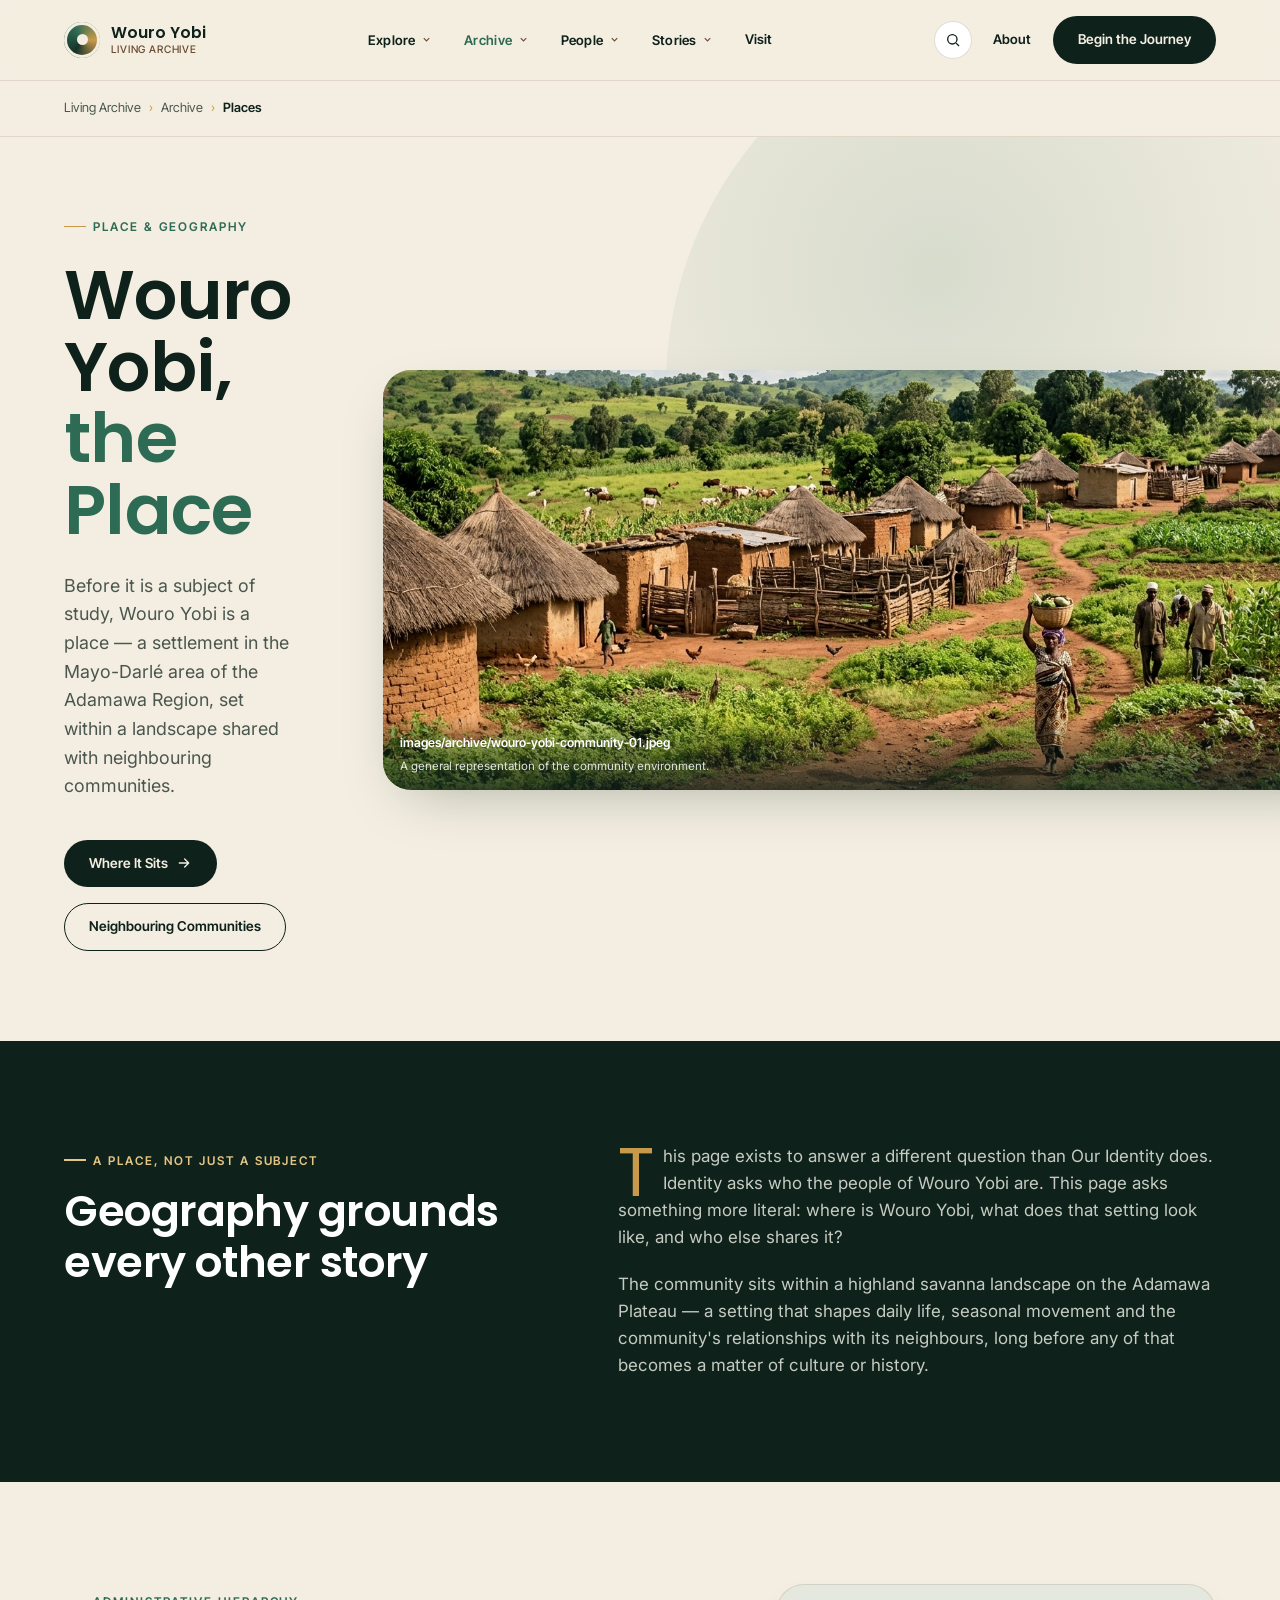
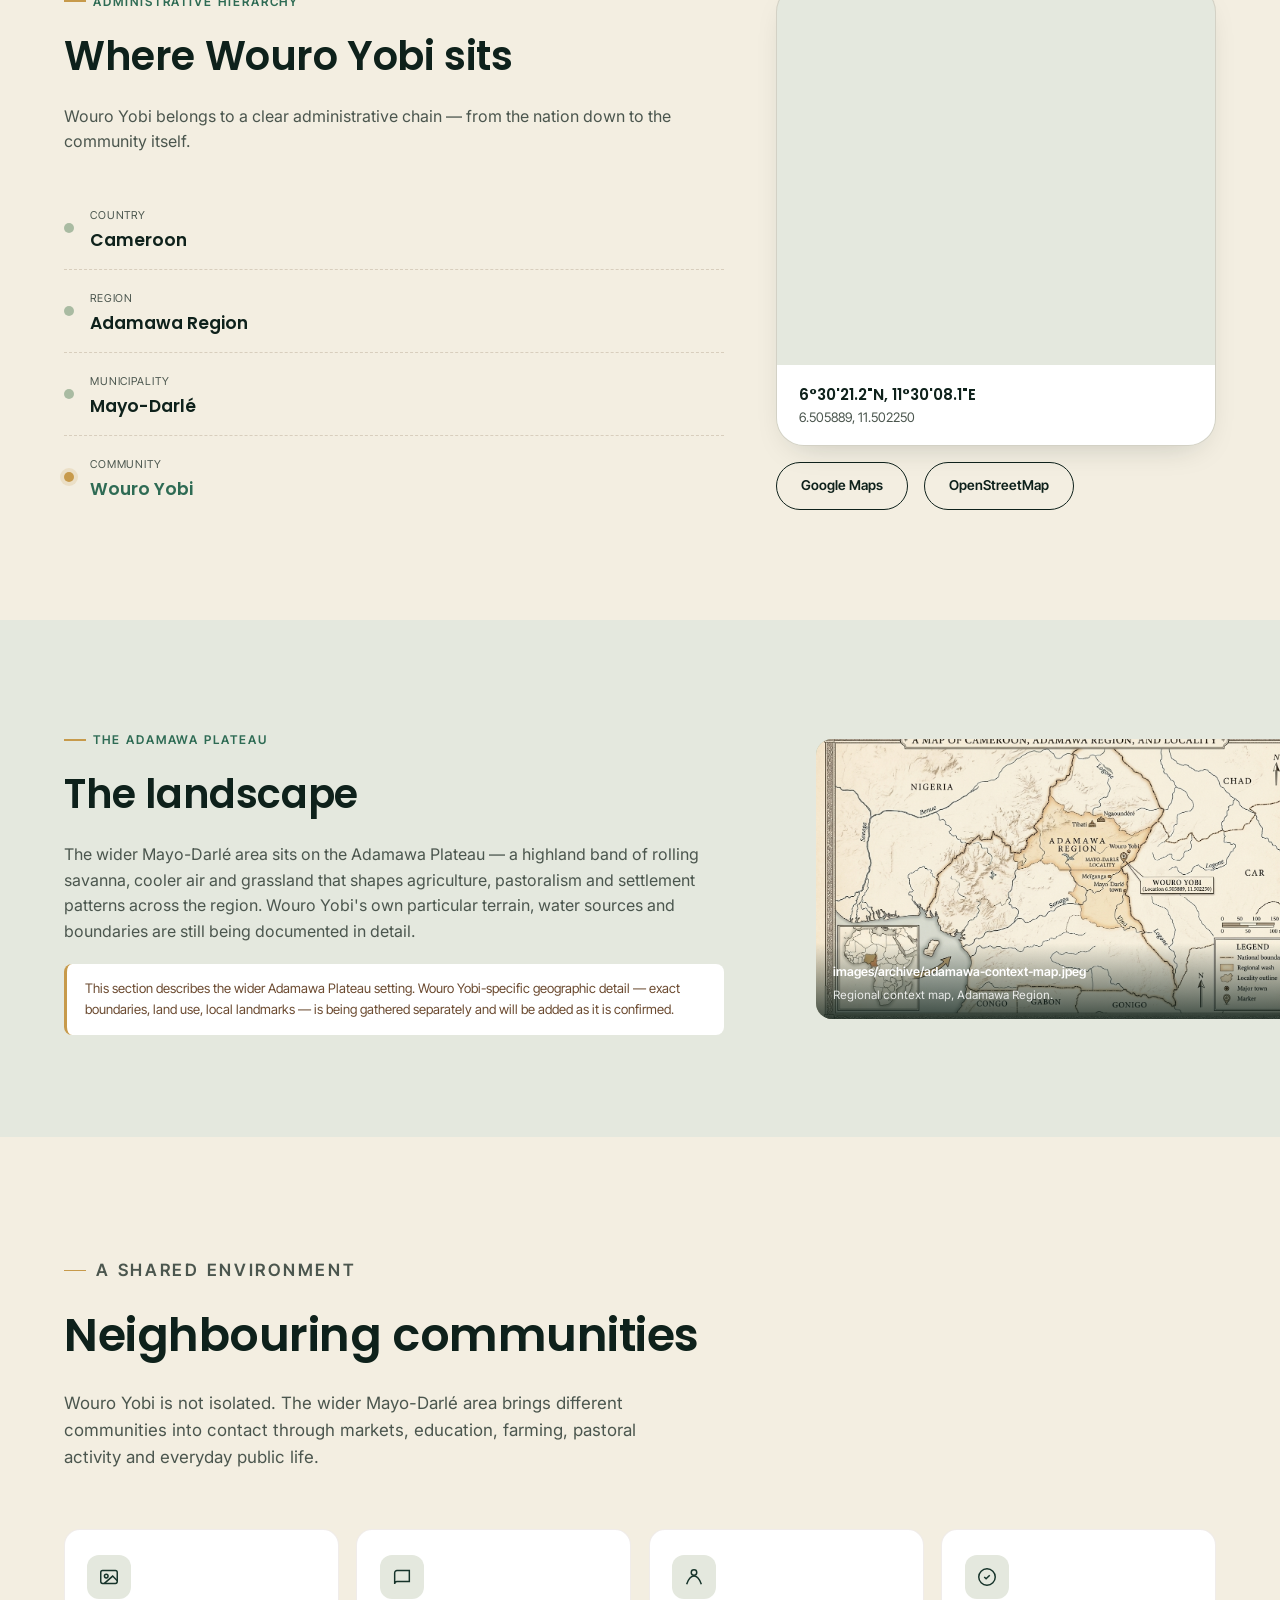
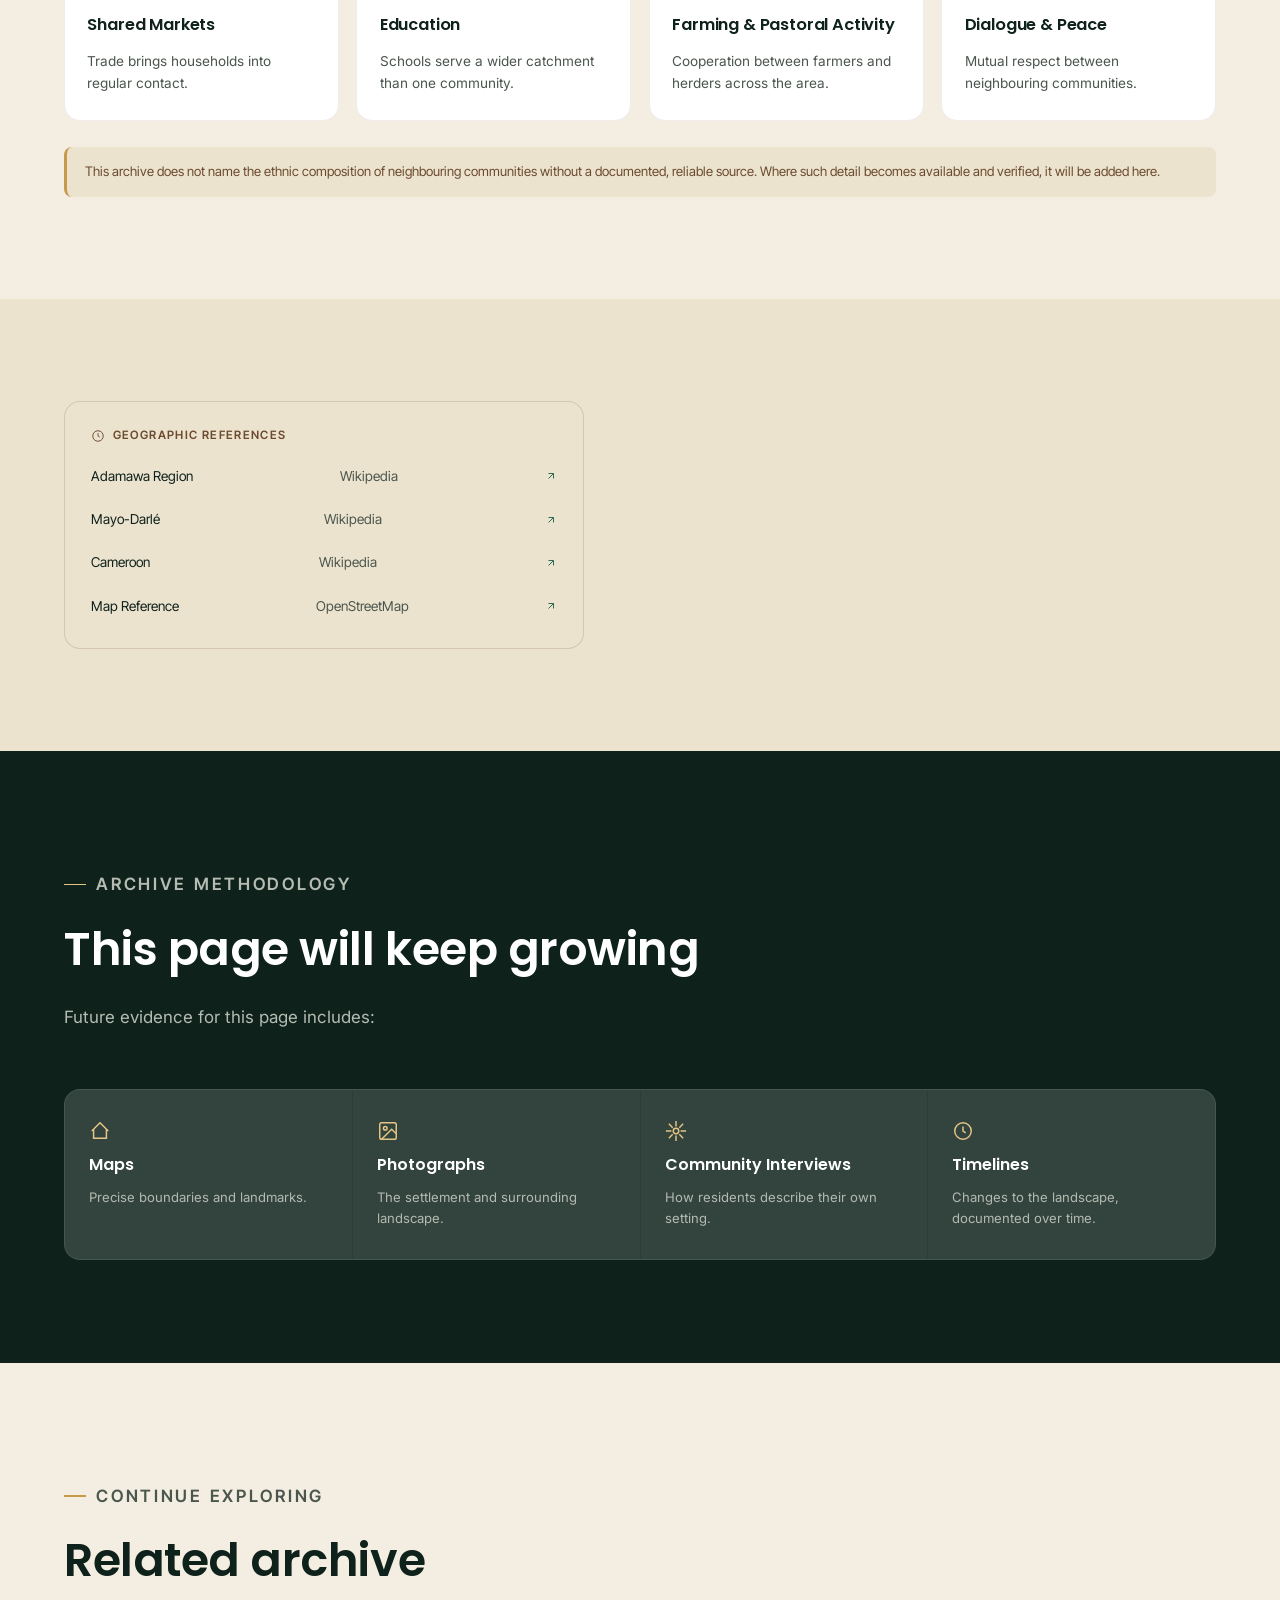
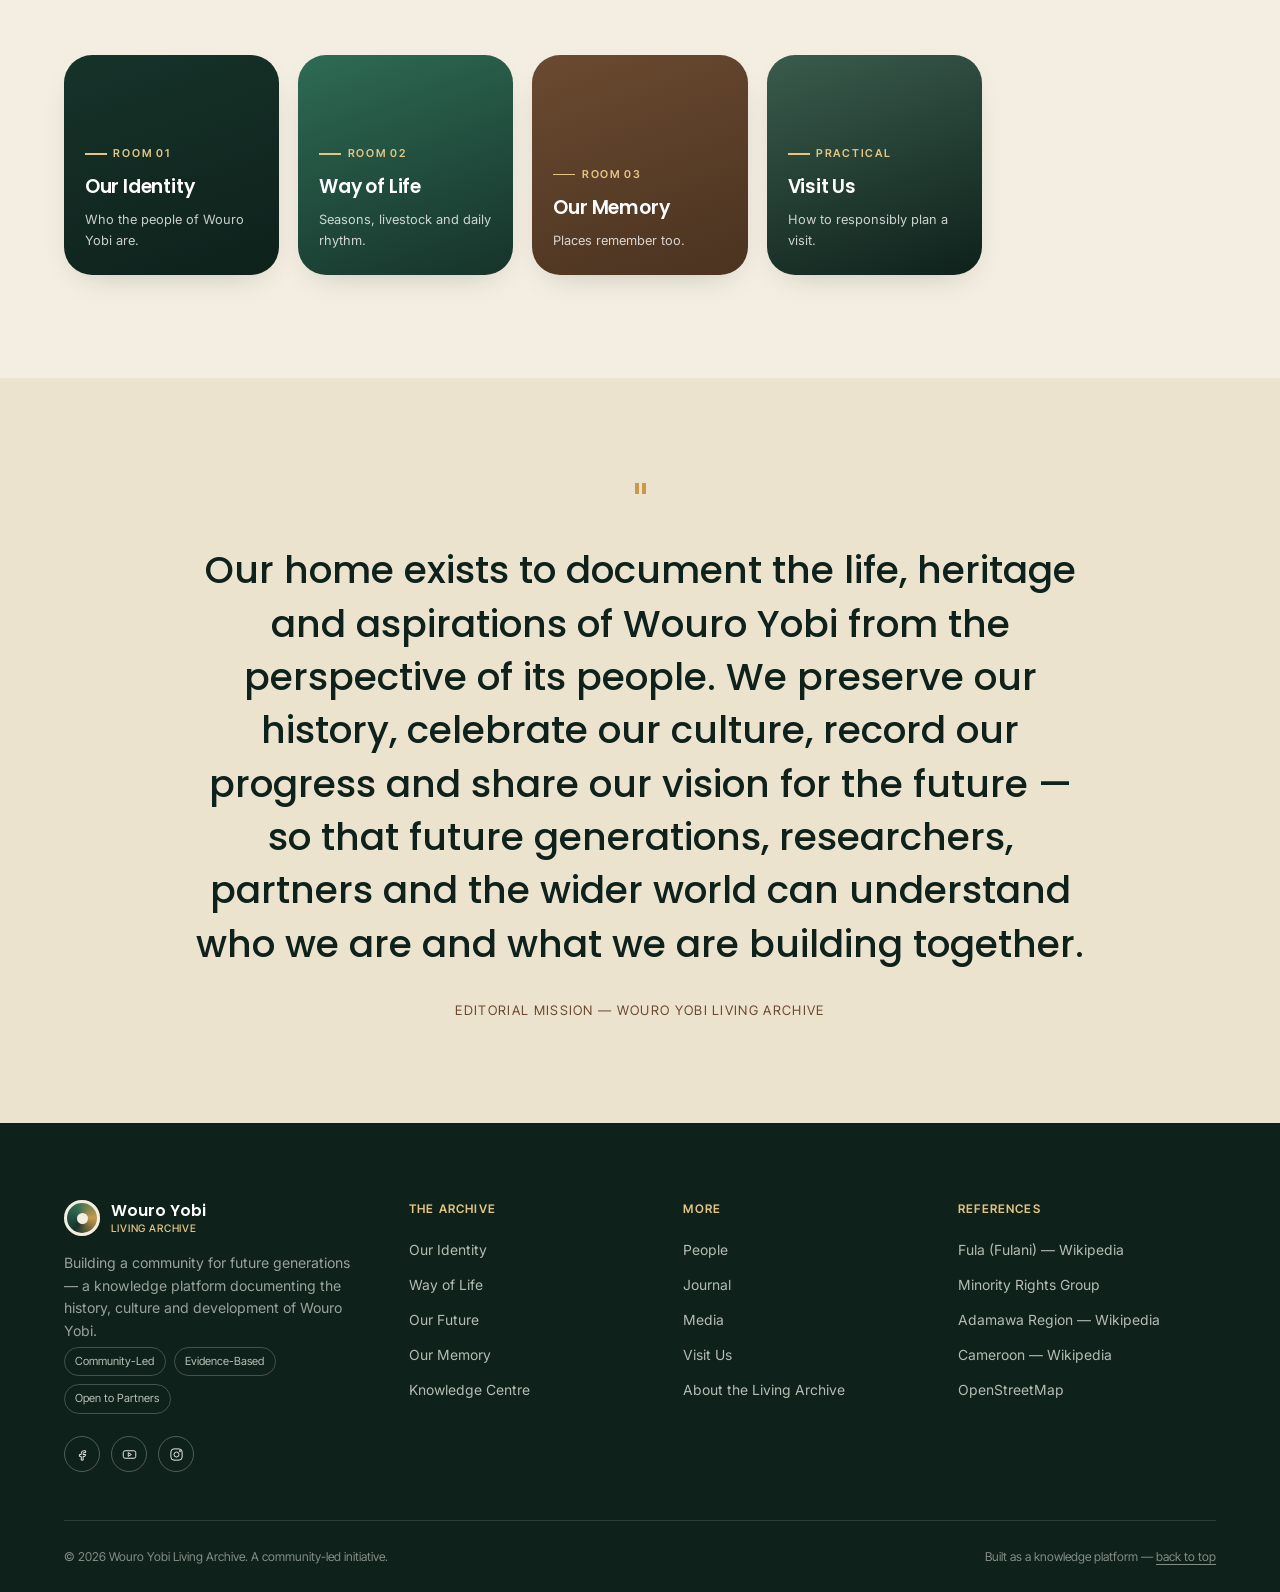
<file: community.html>
<!DOCTYPE html>
<html lang="en">
<head>
<meta charset="UTF-8">
<meta name="viewport" content="width=device-width, initial-scale=1.0">
<title>Community — Wouro Yobi Living Archive</title>
<meta name="description" content="Where Wouro Yobi sits — Mayo-Darlé, the Adamawa Region and the landscape and neighbouring communities that surround it.">
<link rel="preconnect" href="https://fonts.googleapis.com">
<link rel="preconnect" href="https://fonts.gstatic.com" crossorigin>
<link href="https://fonts.googleapis.com/css2?family=Poppins:wght@300;400;500;600;700&family=Inter:wght@400;500;600&family=Inter+Tight:wght@500;600&display=swap" rel="stylesheet">
<script type="application/ld+json">
{
  "@context": "https://schema.org",
  "@type": "WebPage",
  "name": "Community",
  "description": "Where Wouro Yobi sits — Mayo-Darlé, the Adamawa Region, and the landscape and neighbouring communities that surround it.",
  "isPartOf": { "@type": "WebSite", "name": "Wouro Yobi Living Archive" }
}
</script>
<style>
  /* ============================================================
     DESIGN TOKENS — identical to the homepage. Do not alter.
     ============================================================ */
  :root{
    --forest: #16332A;
    --forest-deep: #0E211B;
    --emerald: #2E6B54;
    --sage: #A9BBA2;
    --sage-pale: #E4E8DE;
    --beige: #F3EEE1;
    --beige-warm: #ECE3CE;
    --brown: #6B4A30;
    --gold: #C79A4B;
    --gold-soft: #E4C583;
    --ink: #1E2420;
    --ink-soft: #4B564E;
    --white: #FFFFFF;

    --font-display: 'Poppins', sans-serif;
    --font-body: 'Inter', sans-serif;
    --font-caption: 'Inter Tight', sans-serif;

    --max-w: 1280px;
    --edge: clamp(1.5rem, 5vw, 4.5rem);
    --radius-lg: 28px;
    --radius-md: 16px;
    --radius-sm: 8px;
    --shadow-soft: 0 20px 60px -25px rgba(14,33,27,0.35);
    --shadow-card: 0 12px 34px -18px rgba(14,33,27,0.28);
    --ease: cubic-bezier(.22,1,.36,1);
  }

  *,*::before,*::after{box-sizing:border-box;}
  html{scroll-behavior:smooth;}
  @media (prefers-reduced-motion: reduce){
    html{scroll-behavior:auto;}
    *{animation-duration:0.01ms !important; animation-iteration-count:1 !important; transition-duration:0.01ms !important; scroll-behavior:auto !important;}
  }
  body{
    margin:0;
    font-family:var(--font-body);
    color:var(--ink);
    background:var(--beige);
    -webkit-font-smoothing:antialiased;
    line-height:1.6;
  }
  img{max-width:100%; display:block;}
  a{color:inherit;}
  h1,h2,h3,h4{font-family:var(--font-display); margin:0; color:var(--forest-deep); font-weight:600; letter-spacing:-0.01em;}
  p{margin:0;}
  ul{margin:0; padding:0; list-style:none;}
  button{font-family:inherit; cursor:pointer;}

  :focus-visible{
    outline:2.5px solid var(--gold);
    outline-offset:3px;
    border-radius:4px;
  }

  .wrap{max-width:var(--max-w); margin:0 auto; padding-inline:var(--edge);}
  .eyebrow{
    font-family:var(--font-caption);
    font-size:0.75rem;
    letter-spacing:0.16em;
    text-transform:uppercase;
    color:var(--emerald);
    font-weight:600;
    display:inline-flex;
    align-items:center;
    gap:0.6em;
  }
  .eyebrow::before{
    content:"";
    width:22px; height:1.5px;
    background:var(--gold);
    display:inline-block;
  }
  .visually-hidden{position:absolute; width:1px; height:1px; padding:0; margin:-1px; overflow:hidden; clip:rect(0,0,0,0); white-space:nowrap; border:0;}

  .reveal{opacity:0; transform:translateY(28px); transition:opacity 0.9s var(--ease), transform 0.9s var(--ease);}
  .reveal.is-visible{opacity:1; transform:none;}
  .reveal-stagger > *{transition-delay:calc(var(--i,0) * 90ms);}

  .skip-link{
    position:absolute; left:1rem; top:-4rem;
    background:var(--forest-deep); color:var(--white);
    padding:0.8rem 1.2rem; border-radius:var(--radius-sm);
    z-index:200; transition:top 0.25s var(--ease);
    font-family:var(--font-caption); font-weight:600;
  }
  .skip-link:focus{top:1rem;}

  /* ---------- header / nav (identical to homepage) ---------- */
  header.site-header{
    position:sticky; top:0; z-index:100;
    background:rgba(243,238,225,0.86);
    backdrop-filter:blur(14px) saturate(140%);
    border-bottom:1px solid rgba(107,74,48,0.14);
  }
  .nav-row{
    max-width:var(--max-w); margin:0 auto; padding:1.05rem var(--edge);
    display:flex; align-items:center; justify-content:space-between; gap:1.5rem;
  }
  .brand{display:flex; align-items:center; gap:0.7rem; text-decoration:none;}
  .brand-mark{
    width:38px; height:38px; border-radius:50%;
    background:conic-gradient(from 210deg, var(--forest), var(--emerald), var(--gold), var(--forest));
    display:grid; place-items:center; flex-shrink:0;
    box-shadow:inset 0 0 0 3px var(--beige);
  }
  .brand-mark span{width:12px; height:12px; border-radius:50%; background:var(--beige);}
  .brand-name{font-family:var(--font-display); font-size:1.02rem; font-weight:600; color:var(--forest-deep); line-height:1.1;}
  .brand-name small{display:block; font-family:var(--font-caption); font-weight:500; font-size:0.68rem; letter-spacing:0.08em; text-transform:uppercase; color:var(--brown); margin-top:0.2rem;}

  nav.primary-nav ul{display:flex; gap:2.1rem; align-items:center;}
  nav.primary-nav a{
    font-family:var(--font-caption); font-size:0.86rem; font-weight:500;
    text-decoration:none; color:var(--ink-soft);
    position:relative; padding-bottom:4px;
  }
  nav.primary-nav a::after{
    content:""; position:absolute; left:0; bottom:0; height:1.5px; width:0;
    background:var(--gold); transition:width 0.3s var(--ease);
  }
  nav.primary-nav a:hover::after, nav.primary-nav a:focus-visible::after{width:100%;}
  nav.primary-nav a[aria-current="page"]{color:var(--forest-deep);}
  nav.primary-nav a[aria-current="page"]::after{width:100%;}
  .nav-actions{display:flex; align-items:center; gap:0.8rem;}
  .btn{
    font-family:var(--font-caption); font-weight:600; font-size:0.85rem;
    padding:0.75rem 1.5rem; border-radius:999px; border:1.5px solid transparent;
    text-decoration:none; display:inline-flex; align-items:center; gap:0.5rem;
    transition:transform 0.35s var(--ease), background 0.35s var(--ease), color 0.35s var(--ease), border-color .35s var(--ease);
  }
  .btn-primary{background:var(--forest-deep); color:var(--beige);}
  .btn-primary:hover{background:var(--emerald); transform:translateY(-2px);}
  .btn-ghost{border-color:var(--forest-deep); color:var(--forest-deep);}
  .btn-ghost:hover{background:var(--forest-deep); color:var(--beige); transform:translateY(-2px);}
  .btn-gold{background:var(--gold); color:var(--forest-deep);}
  .btn-gold:hover{background:var(--gold-soft); transform:translateY(-2px);}
  .nav-toggle{display:none; background:none; border:none; padding:0.4rem;}
  @media (max-width:920px){
    nav.primary-nav, .nav-actions .btn-ghost{display:none;}
    .nav-toggle{display:block;}
  }

  /* ---------- placeholder image component (identical) ---------- */
  .ph{
    position:relative; overflow:hidden;
    background:linear-gradient(135deg, var(--sage-pale) 0%, var(--beige-warm) 55%, var(--sage-pale) 100%);
    border-radius:var(--radius-md);
    display:flex; align-items:flex-end;
    isolation:isolate;
    min-height:180px;
  }
  .ph::before{
    content:""; position:absolute; inset:0;
    background-image:
      repeating-linear-gradient(115deg, rgba(107,74,48,0.05) 0 2px, transparent 2px 26px),
      repeating-linear-gradient(25deg, rgba(46,107,84,0.05) 0 2px, transparent 2px 26px);
    z-index:0;
  }
  .ph::after{
    content:""; position:absolute; inset:0; z-index:0;
    background:
      radial-gradient(circle at 30% 20%, rgba(199,154,75,0.18), transparent 45%),
      radial-gradient(circle at 75% 80%, rgba(22,51,42,0.14), transparent 50%);
  }
  .ph-icon{
    position:absolute; top:1.1rem; right:1.1rem; z-index:1;
    width:34px; height:34px; border-radius:50%;
    background:rgba(255,255,255,0.55); backdrop-filter:blur(4px);
    display:grid; place-items:center;
  }
  .ph-icon svg{width:16px; height:16px; stroke:var(--forest-deep);}
  .ph-caption{
    position:relative; z-index:1; width:100%;
    padding:0.9rem 1.1rem; margin:0;
    background:linear-gradient(to top, rgba(14,33,27,0.72), rgba(14,33,27,0));
    color:var(--white);
  }
  .ph-caption .fname{font-family:var(--font-caption); font-size:0.78rem; font-weight:600; letter-spacing:0.02em;}
  .ph-caption .fdesc{display:block; font-size:0.72rem; opacity:0.85; margin-top:0.15rem;}
  .ph-caption .fdim{display:block; font-family:var(--font-caption); font-size:0.66rem; opacity:0.7; margin-top:0.35rem; letter-spacing:0.04em;}
  .ph-square{aspect-ratio:1/1;}
  .ph-portrait{aspect-ratio:3/4;}
  .ph-wide{aspect-ratio:16/9;}
  .ph-panorama{aspect-ratio:21/9;}

  /* ---------- context-reference image variant (new, for regional Wikimedia/Unsplash context) ---------- */
  .ref{
    position:relative; overflow:hidden; border-radius:var(--radius-md);
    background:linear-gradient(150deg, var(--sage) 0%, var(--forest) 100%);
    display:flex; align-items:flex-end; min-height:180px;
  }
  .ref::before{
    content:""; position:absolute; inset:0;
    background-image:
      repeating-linear-gradient(70deg, rgba(255,255,255,0.06) 0 3px, transparent 3px 22px);
    z-index:0;
  }
  .ref-badge{
    position:absolute; top:1.1rem; left:1.1rem; z-index:1;
    font-family:var(--font-caption); font-size:0.64rem; font-weight:600; letter-spacing:0.08em; text-transform:uppercase;
    background:rgba(255,255,255,0.9); color:var(--forest-deep); padding:0.32rem 0.7rem; border-radius:999px;
  }
  .ref-caption{
    position:relative; z-index:1; width:100%; padding:0.9rem 1.1rem;
    background:linear-gradient(to top, rgba(14,33,27,0.78), rgba(14,33,27,0));
    color:var(--white);
  }
  .ref-caption .fname{font-family:var(--font-caption); font-size:0.78rem; font-weight:600;}
  .ref-caption .fdesc{display:block; font-size:0.72rem; opacity:0.85; margin-top:0.15rem;}
  .ref-wide{aspect-ratio:16/9;}
  .ref-panorama{aspect-ratio:21/9;}

  /* ---------- section rhythm ---------- */
  section{padding-block:clamp(4rem, 8vw, 7.5rem); position:relative;}
  .section-head{max-width:64ch; margin-bottom:clamp(2.2rem, 5vw, 3.6rem);}
  .section-head h2{font-size:clamp(2rem, 3.6vw, 3rem); margin-top:0.9rem;}
  .section-head p{margin-top:1.1rem; font-size:1.06rem; color:var(--ink-soft); max-width:56ch;}

  /* ---------- breadcrumb (page-local) ---------- */
  .page-crumb{
    padding-block:1.1rem; border-bottom:1px solid rgba(107,74,48,0.14);
    font-family:var(--font-caption); font-size:0.8rem; color:var(--ink-soft);
  }
  .page-crumb a{text-decoration:none; color:var(--ink-soft);}
  .page-crumb a:hover{color:var(--emerald);}
  .page-crumb span[aria-hidden]{margin-inline:0.5rem; color:var(--gold);}
  .page-crumb strong{color:var(--forest-deep); font-weight:600;}

  /* ---------- hero (identical structure to homepage) ---------- */
  .hero{position:relative; padding-top:clamp(2.5rem, 6vw, 4.5rem); padding-bottom:clamp(3rem, 7vw, 6rem); overflow:hidden;}
  .hero-bg-shape{
    position:absolute; top:-15%; right:-12%; width:60vw; height:60vw; max-width:900px; max-height:900px;
    border-radius:50%; background:radial-gradient(circle at 35% 35%, rgba(46,107,84,0.14), rgba(46,107,84,0) 65%);
    z-index:0; pointer-events:none;
  }
  .hero-grid{position:relative; z-index:1; display:grid; grid-template-columns:1.05fr 0.95fr; gap:clamp(2rem,4vw,4rem); align-items:center;}
  @media (max-width:940px){ .hero-grid{grid-template-columns:1fr;} }
  .hero-eyebrow{margin-bottom:1.4rem;}
  .hero h1{font-size:clamp(2.6rem, 5.4vw, 4.4rem); line-height:1.04; font-weight:600; color:var(--forest-deep);}
  .hero h1 em{font-style:normal; color:var(--emerald); position:relative;}
  .hero-sub{margin-top:1.6rem; max-width:44ch; font-size:1.12rem; color:var(--ink-soft);}
  .hero-actions{margin-top:2.4rem; display:flex; flex-wrap:wrap; gap:1rem;}
  .hero-visual{position:relative;}
  .hero-visual .ref{min-height:420px; border-radius:var(--radius-lg); box-shadow:var(--shadow-soft);}
  .hero-visual .ph-float{
    position:absolute; width:44%; bottom:-8%; left:-10%;
    border:6px solid var(--beige); border-radius:var(--radius-md); box-shadow:var(--shadow-card);
    min-height:auto;
  }
  @media (max-width:700px){ .hero-visual .ph-float{display:none;} }

  /* ---------- editorial intro (dark band, identical treatment) ---------- */
  .editorial{background:var(--forest-deep); color:var(--sage-pale);}
  .editorial .wrap{display:grid; grid-template-columns:0.9fr 1.1fr; gap:clamp(2.5rem,5vw,5rem); align-items:start;}
  @media (max-width:920px){ .editorial .wrap{grid-template-columns:1fr;} }
  .editorial .eyebrow{color:var(--gold-soft);}
  .editorial .eyebrow::before{background:var(--gold-soft);}
  .editorial h2{color:var(--white); font-size:clamp(1.9rem,3.4vw,2.7rem); margin-top:1rem; line-height:1.18;}
  .editorial-drop{font-family:var(--font-display); font-size:4.2rem; line-height:0.7; float:left; margin-right:0.6rem; margin-top:0.4rem; color:var(--gold);}
  .editorial-body p{font-size:1.06rem; color:rgba(228,232,222,0.86); margin-top:1.2rem;}
  .editorial-body p:first-child{margin-top:0;}

  /* ---------- knowledge panel (identical, reusable) ---------- */
  .knowledge-panel{
    background:var(--beige-warm); border:1px solid rgba(107,74,48,0.18); border-radius:var(--radius-md);
    padding:1.5rem 1.6rem;
  }
  .knowledge-panel h4{
    font-family:var(--font-caption); font-size:0.72rem; letter-spacing:0.12em; text-transform:uppercase;
    color:var(--brown); font-weight:600; margin-bottom:0.9rem; display:flex; align-items:center; gap:0.5rem;
  }
  .knowledge-panel h4 svg{width:14px; height:14px; stroke:var(--brown);}
  .knowledge-panel ul{display:flex; flex-direction:column; gap:0.55rem;}
  .knowledge-panel a{
    display:flex; justify-content:space-between; align-items:center; gap:0.6rem;
    text-decoration:none; font-family:var(--font-caption); font-size:0.85rem;
    color:var(--forest-deep); padding:0.4rem 0; border-bottom:1px dashed rgba(107,74,48,0.22);
  }
  .knowledge-panel a:last-child{border-bottom:none;}
  .knowledge-panel a span.src{color:var(--ink-soft); font-weight:400;}
  .knowledge-panel a svg{width:12px; height:12px; stroke:var(--emerald); flex-shrink:0;}

  /* ---------- Where We Are: map + hierarchy ---------- */
  .where-grid{display:grid; grid-template-columns:1.2fr 0.8fr; gap:clamp(2rem,4vw,3.5rem); align-items:start;}
  @media (max-width:940px){ .where-grid{grid-template-columns:1fr;} }
  .map-frame{
    border-radius:var(--radius-lg); overflow:hidden; box-shadow:var(--shadow-card);
    border:1px solid rgba(107,74,48,0.14); background:var(--sage-pale);
  }
  .map-frame iframe{width:100%; height:380px; border:0; display:block; filter:saturate(0.85);}
  .map-meta{
    display:flex; justify-content:space-between; align-items:center; gap:1rem; flex-wrap:wrap;
    padding:1.1rem 1.4rem; background:var(--white); font-family:var(--font-caption); font-size:0.82rem; color:var(--ink-soft);
  }
  .map-meta strong{color:var(--forest-deep); font-family:var(--font-display); font-weight:600; font-size:0.95rem;}
  .hierarchy{margin-top:2rem; display:flex; flex-direction:column; gap:0;}
  .hierarchy-step{
    display:flex; align-items:center; gap:1rem; padding:0.9rem 0;
    border-bottom:1px dashed rgba(107,74,48,0.2);
  }
  .hierarchy-step:last-child{border-bottom:none;}
  .hierarchy-dot{width:10px; height:10px; border-radius:50%; background:var(--sage); flex-shrink:0;}
  .hierarchy-step.is-final .hierarchy-dot{background:var(--gold); box-shadow:0 0 0 4px rgba(199,154,75,0.18);}
  .hierarchy-label{font-family:var(--font-caption); font-size:0.68rem; text-transform:uppercase; letter-spacing:0.08em; color:var(--ink-soft);}
  .hierarchy-name{font-family:var(--font-display); font-size:1.08rem; color:var(--forest-deep); font-weight:600;}
  .hierarchy-step.is-final .hierarchy-name{color:var(--emerald);}

  /* ---------- Meaning of the name ---------- */
  .meaning-box{
    display:grid; grid-template-columns:auto 1fr; gap:1.4rem; align-items:flex-start;
    background:var(--white); border:1px solid rgba(107,74,48,0.14); border-radius:var(--radius-lg);
    padding:clamp(1.8rem,4vw,2.6rem); box-shadow:var(--shadow-card);
  }
  @media (max-width:640px){ .meaning-box{grid-template-columns:1fr;} }
  .meaning-icon{width:52px; height:52px; border-radius:14px; background:var(--sage-pale); display:grid; place-items:center; flex-shrink:0;}
  .meaning-icon svg{width:26px; height:26px; stroke:var(--forest); fill:none; stroke-width:1.6;}
  .meaning-box h3{font-size:1.5rem;}
  .meaning-box p{margin-top:0.9rem; color:var(--ink-soft); font-size:1rem;}
  .status-badge{
    display:inline-flex; align-items:center; gap:0.4rem; margin-top:1.3rem;
    font-family:var(--font-caption); font-size:0.72rem; font-weight:600; letter-spacing:0.06em; text-transform:uppercase;
    color:var(--brown); background:var(--beige-warm); border:1px dashed var(--gold); padding:0.5rem 0.9rem; border-radius:999px;
  }
  .status-badge svg{width:13px; height:13px; stroke:var(--brown);}
  .meaning-invite{
    margin-top:1.4rem; font-family:var(--font-caption); font-size:0.86rem; color:var(--emerald); font-weight:600;
  }

  /* ---------- Mbororo community: distinction grid ---------- */
  .distinction-grid{display:grid; grid-template-columns:1fr 1fr; gap:1.6rem;}
  @media (max-width:820px){ .distinction-grid{grid-template-columns:1fr;} }
  .distinction-card{
    background:var(--white); border-radius:var(--radius-lg); padding:clamp(1.8rem,3.5vw,2.3rem);
    border:1px solid rgba(107,74,48,0.1); box-shadow:var(--shadow-card);
  }
  .distinction-card.is-local{border-top:4px solid var(--gold);}
  .distinction-card.is-broader{border-top:4px solid var(--sage);}
  .distinction-card h3{font-size:1.2rem; display:flex; align-items:center; gap:0.6rem;}
  .distinction-card h3 svg{width:20px; height:20px; stroke:var(--emerald); flex-shrink:0;}
  .distinction-card p{margin-top:1rem; color:var(--ink-soft); font-size:0.95rem;}
  .distinction-card ul{margin-top:1.1rem; display:flex; flex-direction:column; gap:0.6rem;}
  .distinction-card li{font-size:0.9rem; color:var(--ink-soft); padding-left:1.1rem; position:relative;}
  .distinction-card li::before{content:"—"; position:absolute; left:0; color:var(--gold);}

  /* ---------- values grid ---------- */
  .values-grid{display:grid; grid-template-columns:repeat(4,1fr); gap:1.1rem;}
  @media (max-width:920px){ .values-grid{grid-template-columns:repeat(2,1fr);} }
  @media (max-width:520px){ .values-grid{grid-template-columns:1fr;} }
  .value-card{
    background:var(--white); border-radius:var(--radius-md); padding:1.6rem 1.4rem;
    border:1px solid rgba(107,74,48,0.1); display:flex; flex-direction:column; gap:0.8rem;
    transition:transform 0.4s var(--ease), box-shadow 0.4s var(--ease);
  }
  .value-card:hover{transform:translateY(-6px); box-shadow:var(--shadow-card);}
  .value-icon{width:44px; height:44px; border-radius:12px; background:var(--sage-pale); display:grid; place-items:center;}
  .value-icon svg{width:22px; height:22px; stroke:var(--forest); fill:none; stroke-width:1.6;}
  .value-card h4{font-size:1.02rem;}
  .value-card p{font-size:0.85rem; color:var(--ink-soft);}

  /* ---------- leadership grid ---------- */
  .leadership-grid{display:grid; grid-template-columns:repeat(4,1fr); gap:1.4rem;}
  @media (max-width:1000px){ .leadership-grid{grid-template-columns:repeat(2,1fr);} }
  @media (max-width:560px){ .leadership-grid{grid-template-columns:1fr;} }
  .leader-card{background:var(--white); border-radius:var(--radius-lg); overflow:hidden; box-shadow:var(--shadow-card); border:1px solid rgba(107,74,48,0.08);}
  .leader-card .ph{border-radius:0; min-height:260px;}
  .leader-body{padding:1.3rem 1.2rem 1.5rem;}
  .leader-role{font-family:var(--font-caption); font-size:0.68rem; text-transform:uppercase; letter-spacing:0.08em; color:var(--gold); font-weight:600;}
  .leader-card h4{font-size:1.05rem; margin-top:0.4rem;}
  .leader-card p{font-size:0.82rem; color:var(--ink-soft); margin-top:0.4rem;}

  /* ---------- community voices (spotlight reuse) ---------- */
  .spotlight{background:var(--sage-pale);}
  .spotlight-grid{display:grid; grid-template-columns:0.8fr 1.2fr; gap:clamp(2rem,5vw,4rem); align-items:center;}
  @media (max-width:920px){ .spotlight-grid{grid-template-columns:1fr;} }
  .spotlight-portrait{position:relative;}
  .spotlight-portrait .ph{box-shadow:var(--shadow-soft); min-height:440px;}
  .spotlight-role{
    position:absolute; bottom:-1.1rem; left:1.4rem; right:1.4rem;
    background:var(--white); border-radius:var(--radius-sm); padding:0.9rem 1.1rem;
    box-shadow:var(--shadow-card); font-family:var(--font-caption); font-size:0.78rem; color:var(--ink-soft);
  }
  .spotlight-role strong{display:block; font-family:var(--font-display); font-size:1.05rem; color:var(--forest-deep); font-weight:600;}
  .spotlight-body h3{font-size:clamp(1.8rem,3vw,2.3rem); margin-top:0.9rem;}
  .spotlight-body p{margin-top:1.1rem; color:var(--ink-soft); font-size:1.02rem;}
  .spotlight-body .btn{margin-top:1.6rem;}

  /* ---------- timeline ---------- */
  .timeline-scroller{
    display:grid; grid-auto-flow:column; grid-auto-columns:minmax(240px, 1fr);
    gap:0; overflow-x:auto; padding-bottom:1.5rem; padding-top:0.5rem;
    margin-inline:calc(var(--edge) * -1); padding-inline:var(--edge);
  }
  .timeline-scroller::-webkit-scrollbar{height:6px;}
  .timeline-scroller::-webkit-scrollbar-thumb{background:var(--sage); border-radius:6px;}
  .timeline-item{position:relative; padding:1.6rem 1.4rem 0; border-top:3px solid var(--gold);}
  .timeline-item.is-unknown{border-top-color:var(--sage);}
  .timeline-item::before{
    content:""; position:absolute; top:-8px; left:1.4rem; width:13px; height:13px; border-radius:50%;
    background:var(--gold); border:3px solid var(--beige);
  }
  .timeline-item.is-unknown::before{background:var(--sage);}
  .timeline-date{font-family:var(--font-caption); font-size:0.72rem; font-weight:600; letter-spacing:0.06em; text-transform:uppercase; color:var(--brown);}
  .timeline-item h4{font-size:1.02rem; margin-top:0.5rem;}
  .timeline-item p{font-size:0.85rem; color:var(--ink-soft); margin-top:0.5rem; max-width:26ch;}

  /* ---------- evidence (reused) ---------- */
  .evidence{background:var(--forest-deep); color:var(--sage-pale);}
  .evidence .eyebrow{color:var(--gold-soft);}
  .evidence .eyebrow::before{background:var(--gold-soft);}
  .evidence .section-head h2{color:var(--white);}
  .evidence .section-head p{color:rgba(228,232,222,0.78);}
  .evidence-grid{display:grid; grid-template-columns:repeat(4,1fr); gap:1px; background:rgba(228,232,222,0.14); border-radius:var(--radius-md); overflow:hidden; border:1px solid rgba(228,232,222,0.14);}
  @media (max-width:880px){ .evidence-grid{grid-template-columns:repeat(2,1fr);} }
  .evidence-cell{background:rgba(228,232,222,0.04); padding:1.9rem 1.5rem; display:flex; flex-direction:column; gap:0.6rem;}
  .evidence-cell svg{width:22px; height:22px; stroke:var(--gold-soft); fill:none; stroke-width:1.6;}
  .evidence-cell strong{font-family:var(--font-display); font-size:1rem; color:var(--white); font-weight:600;}
  .evidence-cell span{font-size:0.82rem; color:rgba(228,232,222,0.72);}

  /* ---------- related archive (explore-card reuse) ---------- */
  .explore-grid{display:grid; grid-template-columns:repeat(5,1fr); gap:1.2rem;}
  @media (max-width:1080px){ .explore-grid{grid-template-columns:repeat(2,1fr);} }
  @media (max-width:600px){ .explore-grid{grid-template-columns:1fr;} }
  .explore-card{
    position:relative; border-radius:var(--radius-lg); overflow:hidden; min-height:220px;
    display:flex; align-items:flex-end; text-decoration:none; color:var(--white); box-shadow:var(--shadow-card);
  }
  .explore-card::before{content:""; position:absolute; inset:0; background:linear-gradient(160deg, var(--forest) 0%, var(--forest-deep) 100%); transition:transform 0.6s var(--ease);}
  .explore-card:nth-child(2)::before{background:linear-gradient(160deg, var(--emerald) 0%, var(--forest) 100%);}
  .explore-card:nth-child(3)::before{background:linear-gradient(160deg, var(--brown) 0%, #4a3320 100%);}
  .explore-card:nth-child(4)::before{background:linear-gradient(160deg, #3a5c4c 0%, var(--forest-deep) 100%);}
  .explore-card:nth-child(5)::before{background:linear-gradient(160deg, var(--gold) 0%, var(--brown) 100%);}
  .explore-card:hover::before{transform:scale(1.06);}
  .explore-content{position:relative; z-index:1; padding:1.5rem 1.3rem;}
  .explore-content .eyebrow{color:var(--gold-soft); font-size:0.68rem;}
  .explore-content .eyebrow::before{background:var(--gold-soft);}
  .explore-content h3{color:var(--white); font-size:1.18rem; margin-top:0.6rem;}
  .explore-content p{font-size:0.8rem; color:rgba(255,255,255,0.78); margin-top:0.5rem;}

  /* ---------- editorial mission (reused) ---------- */
  .mission{background:var(--beige-warm); text-align:center;}
  .mission blockquote{
    max-width:56rem; margin:0 auto; font-family:var(--font-display);
    font-size:clamp(1.5rem, 3.4vw, 2.35rem); line-height:1.42; color:var(--forest-deep); font-weight:500;
  }
  .mission cite{
    display:block; margin-top:1.8rem; font-family:var(--font-caption); font-style:normal;
    font-size:0.82rem; letter-spacing:0.1em; text-transform:uppercase; color:var(--brown);
  }
  .mission-mark{font-family:var(--font-display); font-size:3.4rem; color:var(--gold); display:block; margin-bottom:0.6rem; line-height:1;}

  /* ---------- footer (identical to homepage) ---------- */
  footer.site-footer{background:var(--forest-deep); color:rgba(228,232,222,0.75); padding-top:clamp(3.5rem,6vw,5rem);}
  .footer-top{display:grid; grid-template-columns:1.3fr 1fr 1fr 1.1fr; gap:2.5rem; padding-bottom:3rem; border-bottom:1px solid rgba(228,232,222,0.14);}
  @media (max-width:880px){ .footer-top{grid-template-columns:1fr 1fr;} }
  @media (max-width:560px){ .footer-top{grid-template-columns:1fr;} }
  .footer-brand p{margin-top:1rem; font-size:0.88rem; max-width:32ch; color:rgba(228,232,222,0.65);}
  .footer-social{display:flex; gap:0.7rem; margin-top:1.4rem;}
  .footer-social a{width:36px; height:36px; border-radius:50%; border:1px solid rgba(228,232,222,0.3); display:grid; place-items:center; text-decoration:none;}
  .footer-social a svg{width:15px; height:15px; stroke:var(--sage-pale);}
  .footer-social a:hover{background:var(--gold); border-color:var(--gold);}
  .footer-social a:hover svg{stroke:var(--forest-deep);}
  .footer-col h4{font-family:var(--font-caption); font-size:0.74rem; text-transform:uppercase; letter-spacing:0.1em; color:var(--gold-soft); margin-bottom:1.1rem; font-weight:600;}
  .footer-col ul{display:flex; flex-direction:column; gap:0.6rem;}
  .footer-col a{text-decoration:none; font-size:0.87rem; color:rgba(228,232,222,0.78);}
  .footer-col a:hover{color:var(--gold-soft);}
  .footer-values{display:flex; flex-wrap:wrap; gap:0.5rem; margin-top:0.3rem;}
  .footer-values li{font-family:var(--font-caption); font-size:0.7rem; padding:0.3rem 0.65rem; border:1px solid rgba(228,232,222,0.25); border-radius:999px; color:rgba(228,232,222,0.8);}
  .footer-bottom{display:flex; justify-content:space-between; align-items:center; flex-wrap:wrap; gap:1rem; padding-block:1.6rem; font-family:var(--font-caption); font-size:0.76rem; color:rgba(228,232,222,0.55);}
  .footer-bottom a{text-decoration:underline; text-underline-offset:3px;}

  .col-span-2{grid-column:span 2;}
  @media (max-width:600px){ .col-span-2{grid-column:span 1;} }

  /* ============================================================
     HEADER / NAVIGATION — restructured: nested dropdowns + search
     ============================================================ */
  header.site-header{position:sticky; top:0; z-index:120; background:rgba(243,238,225,0.92); backdrop-filter:blur(14px) saturate(140%); border-bottom:1px solid rgba(107,74,48,0.14);}
  .nav-row{max-width:var(--max-w); margin:0 auto; padding:1rem var(--edge); display:flex; align-items:center; justify-content:space-between; gap:1.5rem;}
  .brand{display:flex; align-items:center; gap:0.7rem; text-decoration:none;}
  .brand-mark{width:36px; height:36px; border-radius:50%; background:conic-gradient(from 210deg, var(--forest), var(--emerald), var(--gold), var(--forest)); display:grid; place-items:center; flex-shrink:0; box-shadow:inset 0 0 0 3px var(--beige);}
  .brand-mark span{width:11px; height:11px; border-radius:50%; background:var(--beige);}
  .brand-name{font-family:var(--font-display); font-size:0.98rem; font-weight:600; color:var(--forest-deep); line-height:1.1;}
  .brand-name small{display:block; font-family:var(--font-caption); font-weight:500; font-size:0.65rem; letter-spacing:0.08em; text-transform:uppercase; color:var(--brown); margin-top:0.2rem;}

  nav.primary-nav-v2{display:flex; align-items:center; gap:0.3rem;}
  .nav-item{position:relative;}
  .nav-trigger{
    font-family:var(--font-caption); font-size:0.83rem; font-weight:600; letter-spacing:0.02em; color:var(--forest-deep);
    background:none; border:none; padding:0.6rem 0.85rem; border-radius:999px; display:inline-flex; align-items:center; gap:0.35rem;
    transition:background 0.25s var(--ease);
  }
  .nav-trigger:hover, .nav-trigger[aria-expanded="true"]{background:rgba(22,51,42,0.07);}
  .nav-trigger svg{width:11px; height:11px; stroke:var(--brown); transition:transform 0.25s var(--ease);}
  .nav-trigger[aria-expanded="true"] svg{transform:rotate(180deg);}
  .nav-simple{
    font-family:var(--font-caption); font-size:0.83rem; font-weight:600; color:var(--forest-deep); text-decoration:none;
    padding:0.6rem 0.85rem; border-radius:999px; transition:background 0.25s var(--ease);
  }
  .nav-simple:hover{background:rgba(22,51,42,0.07);}

  .nav-panel{
    position:absolute; top:calc(100% + 10px); left:50%; transform:translateX(-50%) translateY(-6px);
    width:340px; background:var(--white); border-radius:var(--radius-md); box-shadow:var(--shadow-soft);
    border:1px solid rgba(107,74,48,0.12); padding:1.4rem;
    opacity:0; pointer-events:none; transition:opacity 0.25s var(--ease), transform 0.25s var(--ease);
    z-index:130;
  }
  .nav-item.is-open .nav-panel{opacity:1; pointer-events:auto; transform:translateX(-50%) translateY(0);}
  .nav-panel-num{font-family:var(--font-caption); font-size:0.68rem; font-weight:700; letter-spacing:0.1em; color:var(--gold);}
  .nav-panel h4{font-size:0.78rem; text-transform:uppercase; letter-spacing:0.1em; color:var(--brown); font-family:var(--font-caption); font-weight:700; margin-top:0.2rem; padding-bottom:0.8rem; border-bottom:1px solid rgba(107,74,48,0.12); margin-bottom:0.8rem;}
  .nav-panel ul{display:flex; flex-direction:column; gap:0.3rem;}
  .nav-panel a{
    display:flex; align-items:center; justify-content:space-between; gap:0.8rem; text-decoration:none;
    padding:0.65rem 0.6rem; border-radius:var(--radius-sm); transition:background 0.2s var(--ease);
  }
  .nav-panel a:hover{background:var(--beige-warm);}
  .nav-panel a strong{display:block; font-family:var(--font-display); font-size:0.9rem; color:var(--forest-deep); font-weight:600;}
  .nav-panel a span{display:block; font-family:var(--font-caption); font-size:0.74rem; color:var(--ink-soft); margin-top:0.15rem;}
  .nav-panel a svg{width:13px; height:13px; stroke:var(--emerald); flex-shrink:0; opacity:0; transition:opacity 0.2s var(--ease), transform 0.2s var(--ease);}
  .nav-panel a:hover svg{opacity:1; transform:translateX(2px);}

  .nav-actions{display:flex; align-items:center; gap:0.5rem;}
  .search-trigger{
    width:38px; height:38px; border-radius:50%; border:1.5px solid rgba(107,74,48,0.2); background:var(--white);
    display:grid; place-items:center; transition:border-color 0.25s var(--ease), transform 0.25s var(--ease);
  }
  .search-trigger:hover{border-color:var(--gold); transform:translateY(-1px);}
  .search-trigger svg{width:16px; height:16px; stroke:var(--forest-deep);}
  .nav-toggle{display:none; background:none; border:none; padding:0.4rem;}

  @media (max-width:1080px){
    nav.primary-nav-v2, .nav-actions .nav-simple, .nav-actions .btn-ghost{display:none;}
    .nav-toggle{display:block;}
  }

  /* Mobile nav drawer */
  .mobile-drawer{
    display:none; position:fixed; inset:0; z-index:200; background:rgba(14,33,27,0.5);
  }
  .mobile-drawer.is-open{display:block;}
  .mobile-drawer-panel{
    position:absolute; top:0; right:0; bottom:0; width:min(360px, 88vw); background:var(--beige);
    padding:1.6rem; overflow-y:auto; box-shadow:var(--shadow-soft);
  }
  .mobile-drawer-close{width:38px; height:38px; border-radius:50%; background:var(--white); border:1px solid rgba(107,74,48,0.2); display:grid; place-items:center; margin-left:auto;}
  .mobile-drawer-close svg{width:16px; height:16px; stroke:var(--forest-deep);}
  .mobile-group{margin-top:1.4rem; border-top:1px solid rgba(107,74,48,0.15); padding-top:1rem;}
  .mobile-group summary{list-style:none; cursor:pointer; font-family:var(--font-caption); font-size:0.78rem; font-weight:700; letter-spacing:0.08em; text-transform:uppercase; color:var(--brown); display:flex; justify-content:space-between; align-items:center;}
  .mobile-group summary::-webkit-details-marker{display:none;}
  .mobile-group ul{margin-top:0.8rem; display:flex; flex-direction:column; gap:0.7rem;}
  .mobile-group a{text-decoration:none; font-family:var(--font-display); font-size:0.98rem; color:var(--forest-deep); font-weight:500;}

  /* ============================================================
     SEARCH OVERLAY
     ============================================================ */
  .search-overlay{
    position:fixed; inset:0; z-index:300; background:rgba(14,33,27,0.75); backdrop-filter:blur(3px);
    display:none; align-items:flex-start; justify-content:center; padding:8vh 1.5rem 2rem;
  }
  .search-overlay.is-open{display:flex;}
  .search-panel{
    width:100%; max-width:680px; background:var(--beige); border-radius:var(--radius-lg); box-shadow:var(--shadow-soft);
    padding:clamp(1.6rem,3vw,2.2rem); max-height:80vh; overflow-y:auto;
  }
  .search-panel-head{display:flex; justify-content:space-between; align-items:flex-start; gap:1rem;}
  .search-panel-head h2{font-size:1.3rem;}
  .search-close{width:36px; height:36px; border-radius:50%; background:var(--white); border:1px solid rgba(107,74,48,0.2); display:grid; place-items:center; flex-shrink:0;}
  .search-close svg{width:15px; height:15px; stroke:var(--forest-deep);}
  .search-input-row{position:relative; margin-top:1.4rem;}
  .search-input-row svg{position:absolute; left:1.1rem; top:50%; transform:translateY(-50%); width:18px; height:18px; stroke:var(--ink-soft);}
  #archiveSearchInput{
    width:100%; padding:0.95rem 1.2rem 0.95rem 3rem; border-radius:999px; border:1.5px solid rgba(107,74,48,0.25);
    background:var(--white); font-family:var(--font-body); font-size:1rem; color:var(--ink);
  }
  #archiveSearchInput:focus{outline:none; border-color:var(--gold);}
  .search-mode-row{display:flex; gap:0.6rem; margin-top:1rem;}
  .search-mode-btn{
    font-family:var(--font-caption); font-size:0.8rem; font-weight:600; padding:0.55rem 1.1rem; border-radius:999px;
    border:1.5px solid rgba(107,74,48,0.2); background:var(--white); color:var(--ink-soft);
  }
  .search-mode-btn.is-active{background:var(--forest-deep); color:var(--beige); border-color:var(--forest-deep);}
  .search-suggestions{display:flex; flex-wrap:wrap; gap:0.5rem; margin-top:1.2rem;}
  .search-suggestions button{
    font-family:var(--font-caption); font-size:0.75rem; padding:0.4rem 0.8rem; border-radius:999px; background:var(--sage-pale);
    color:var(--forest-deep); border:none;
  }
  .search-results{margin-top:1.4rem; display:flex; flex-direction:column; gap:1.2rem;}
  .search-group h5{font-family:var(--font-caption); font-size:0.68rem; text-transform:uppercase; letter-spacing:0.1em; color:var(--brown); margin-bottom:0.5rem;}
  .search-result{display:block; text-decoration:none; padding:0.75rem 0.85rem; border-radius:var(--radius-sm); transition:background 0.2s var(--ease);}
  .search-result:hover{background:var(--beige-warm);}
  .search-result strong{display:block; font-family:var(--font-display); font-size:0.94rem; color:var(--forest-deep); font-weight:600;}
  .search-result span{display:block; font-family:var(--font-caption); font-size:0.78rem; color:var(--ink-soft); margin-top:0.2rem;}
  .search-empty{font-family:var(--font-caption); font-size:0.85rem; color:var(--ink-soft); padding:0.6rem 0.2rem;}
  .search-web-cta{
    margin-top:1.2rem; padding:1rem 1.1rem; background:var(--beige-warm); border-radius:var(--radius-md);
    display:flex; justify-content:space-between; align-items:center; gap:1rem; flex-wrap:wrap;
  }
  .search-web-cta p{font-family:var(--font-caption); font-size:0.82rem; color:var(--brown);}

  /* ============================================================

  /* Active-state indication for current page in nested nav */
  .nav-panel a[aria-current="page"]{background:var(--beige-warm);}
  .nav-panel a[aria-current="page"] strong{color:var(--emerald);}
  .nav-trigger.is-current-group{color:var(--emerald);}
  .nav-simple[aria-current="page"]{color:var(--emerald); background:rgba(46,107,84,0.08);}

</style>
</head>
<body>

<a class="skip-link" href="#main">Skip to main content</a>

<header class="site-header">
  <div class="nav-row">
    <a class="brand" href="index.html" aria-label="Wouro Yobi Living Archive, home">
      <span class="brand-mark" aria-hidden="true"><span></span></span>
      <span class="brand-name">Wouro Yobi<small>Living Archive</small></span>
    </a>

    <nav class="primary-nav-v2" aria-label="Primary">
      <div class="nav-item" data-nav-item>
        <button class="nav-trigger" aria-expanded="false" aria-controls="panel-explore">Explore
          <svg viewBox="0 0 24 24" fill="none" stroke="currentColor" stroke-width="2.4"><path d="M6 9l6 6 6-6"/></svg>
        </button>
        <div class="nav-panel" id="panel-explore" role="menu">
          <span class="nav-panel-num">01</span>
          <h4>Explore</h4>
          <ul>
            <li><a href="identity.html"><span><strong>Our Identity</strong><span>Who the people of Wouro Yobi are.</span></span><svg viewBox="0 0 24 24" fill="none" stroke="currentColor" stroke-width="2"><path d="M5 12h14M13 6l6 6-6 6"/></svg></a></li>
            <li><a href="life.html"><span><strong>Way of Life</strong><span>Seasons, livestock and daily rhythm.</span></span><svg viewBox="0 0 24 24" fill="none" stroke="currentColor" stroke-width="2"><path d="M5 12h14M13 6l6 6-6 6"/></svg></a></li>
            <li><a href="future.html"><span><strong>Our Future</strong><span>Education, youth and development.</span></span><svg viewBox="0 0 24 24" fill="none" stroke="currentColor" stroke-width="2"><path d="M5 12h14M13 6l6 6-6 6"/></svg></a></li>
            <li><a href="memory.html"><span><strong>Our Memory</strong><span>Oral history, elders and the timeline.</span></span><svg viewBox="0 0 24 24" fill="none" stroke="currentColor" stroke-width="2"><path d="M5 12h14M13 6l6 6-6 6"/></svg></a></li>
          </ul>
        </div>
      </div>

      <div class="nav-item" data-nav-item>
        <button class="nav-trigger is-current-group" aria-expanded="false" aria-controls="panel-archive">Archive
          <svg viewBox="0 0 24 24" fill="none" stroke="currentColor" stroke-width="2.4"><path d="M6 9l6 6 6-6"/></svg>
        </button>
        <div class="nav-panel" id="panel-archive" role="menu">
          <span class="nav-panel-num">02</span>
          <h4>Archive</h4>
          <ul>
            <li><a href="index.html#knowledge-centre"><span><strong>Knowledge Centre</strong><span>People, places, documents and video.</span></span><svg viewBox="0 0 24 24" fill="none" stroke="currentColor" stroke-width="2"><path d="M5 12h14M13 6l6 6-6 6"/></svg></a></li>
            <li><a href="community.html" aria-current="page"><span><strong>Places</strong><span>Geography that grounds every story.</span></span><svg viewBox="0 0 24 24" fill="none" stroke="currentColor" stroke-width="2"><path d="M5 12h14M13 6l6 6-6 6"/></svg></a></li>
            <li><a href="memory.html#objects"><span><strong>Documents</strong><span>Records and evidence, catalogued.</span></span><svg viewBox="0 0 24 24" fill="none" stroke="currentColor" stroke-width="2"><path d="M5 12h14M13 6l6 6-6 6"/></svg></a></li>
            <li><a href="index.html#discover"><span><strong>Maps</strong><span>Where Wouro Yobi sits, precisely.</span></span><svg viewBox="0 0 24 24" fill="none" stroke="currentColor" stroke-width="2"><path d="M5 12h14M13 6l6 6-6 6"/></svg></a></li>
            <li><a href="index.html#timeline"><span><strong>Timeline</strong><span>Regional history to the present day.</span></span><svg viewBox="0 0 24 24" fill="none" stroke="currentColor" stroke-width="2"><path d="M5 12h14M13 6l6 6-6 6"/></svg></a></li>
          </ul>
        </div>
      </div>

      <div class="nav-item" data-nav-item>
        <button class="nav-trigger" aria-expanded="false" aria-controls="panel-people">People
          <svg viewBox="0 0 24 24" fill="none" stroke="currentColor" stroke-width="2.4"><path d="M6 9l6 6 6-6"/></svg>
        </button>
        <div class="nav-panel" id="panel-people" role="menu">
          <span class="nav-panel-num">03</span>
          <h4>People</h4>
          <ul>
            <li><a href="leadership.html"><span><strong>Leaders</strong><span>Traditional and community leadership.</span></span><svg viewBox="0 0 24 24" fill="none" stroke="currentColor" stroke-width="2"><path d="M5 12h14M13 6l6 6-6 6"/></svg></a></li>
            <li><a href="people.html#elders-heading"><span><strong>Elders</strong><span>Voices that remember.</span></span><svg viewBox="0 0 24 24" fill="none" stroke="currentColor" stroke-width="2"><path d="M5 12h14M13 6l6 6-6 6"/></svg></a></li>
            <li><a href="people.html#stories-heading"><span><strong>Community Voices</strong><span>Story types waiting for real accounts.</span></span><svg viewBox="0 0 24 24" fill="none" stroke="currentColor" stroke-width="2"><path d="M5 12h14M13 6l6 6-6 6"/></svg></a></li>
          </ul>
        </div>
      </div>

      <div class="nav-item" data-nav-item>
        <button class="nav-trigger" aria-expanded="false" aria-controls="panel-stories">Stories
          <svg viewBox="0 0 24 24" fill="none" stroke="currentColor" stroke-width="2.4"><path d="M6 9l6 6 6-6"/></svg>
        </button>
        <div class="nav-panel" id="panel-stories" role="menu">
          <span class="nav-panel-num">04</span>
          <h4>Stories</h4>
          <ul>
            <li><a href="journal.html"><span><strong>Journal</strong><span>Field notes and stories in progress.</span></span><svg viewBox="0 0 24 24" fill="none" stroke="currentColor" stroke-width="2"><path d="M5 12h14M13 6l6 6-6 6"/></svg></a></li>
            <li><a href="media.html"><span><strong>Media</strong><span>Photographs of people and place.</span></span><svg viewBox="0 0 24 24" fill="none" stroke="currentColor" stroke-width="2"><path d="M5 12h14M13 6l6 6-6 6"/></svg></a></li>
            <li><a href="journal.html#stories"><span><strong>Events</strong><span>Dated moments as they're documented.</span></span><svg viewBox="0 0 24 24" fill="none" stroke="currentColor" stroke-width="2"><path d="M5 12h14M13 6l6 6-6 6"/></svg></a></li>
          </ul>
        </div>
      </div>

      <a class="nav-simple" href="visit.html">Visit</a>
    </nav>

    <div class="nav-actions">
      <button class="search-trigger" id="searchTrigger" aria-haspopup="dialog" aria-controls="searchOverlay" aria-label="Search the Living Archive">
        <svg viewBox="0 0 24 24" fill="none" stroke="currentColor" stroke-width="2"><circle cx="11" cy="11" r="7"/><path d="M21 21l-4.35-4.35"/></svg>
      </button>
      <a class="nav-simple" href="about.html">About</a>
      <a class="btn btn-primary btn-sm" href="#location">Begin the Journey</a>
      <button class="nav-toggle" id="mobileNavOpen" aria-label="Open menu" aria-haspopup="dialog" aria-controls="mobileDrawer">
        <svg width="22" height="22" viewBox="0 0 24 24" fill="none" stroke="#16332A" stroke-width="1.8"><path d="M3 6h18M3 12h18M3 18h18" stroke-linecap="round"/></svg>
      </button>
    </div>
  </div>
</header>
<div class="page-crumb">
  <div class="wrap">
    <a href="index.html">Living Archive</a><span aria-hidden="true">›</span>Archive<span aria-hidden="true">›</span><strong>Places</strong>
  </div>
</div>

<!-- Mobile drawer -->
<div class="mobile-drawer" id="mobileDrawer" role="dialog" aria-modal="true" aria-label="Site menu">
  <div class="mobile-drawer-panel">
    <div style="display:flex; align-items:center;">
      <span class="brand-name">Wouro Yobi<small>Living Archive</small></span>
      <button class="mobile-drawer-close" id="mobileNavClose" aria-label="Close menu"><svg viewBox="0 0 24 24" fill="none" stroke="currentColor" stroke-width="2"><path d="M6 6l12 12M18 6L6 18"/></svg></button>
    </div>
    <button class="search-launch" id="mobileSearchLaunch" style="margin-top:1.4rem; box-shadow:none; border:1px solid rgba(107,74,48,0.2);">
      <svg viewBox="0 0 24 24" fill="none" stroke="currentColor" stroke-width="2"><circle cx="11" cy="11" r="7"/><path d="M21 21l-4.35-4.35"/></svg>
      <span>Search the archive…</span>
    </button>
    <details class="mobile-group" open>
      <summary>Explore <svg width="12" height="12" viewBox="0 0 24 24" fill="none" stroke="currentColor" stroke-width="2.4"><path d="M6 9l6 6 6-6"/></svg></summary>
      <ul>
        <li><a href="identity.html">Our Identity</a></li>
        <li><a href="life.html">Way of Life</a></li>
        <li><a href="future.html">Our Future</a></li>
        <li><a href="memory.html">Our Memory</a></li>
      </ul>
    </details>
    <details class="mobile-group">
      <summary>Archive <svg width="12" height="12" viewBox="0 0 24 24" fill="none" stroke="currentColor" stroke-width="2.4"><path d="M6 9l6 6 6-6"/></svg></summary>
      <ul>
        <li><a href="index.html#knowledge-centre">Knowledge Centre</a></li>
        <li><a href="index.html#discover">Maps</a></li>
        <li><a href="index.html#timeline">Timeline</a></li>
      </ul>
    </details>
    <details class="mobile-group">
      <summary>People <svg width="12" height="12" viewBox="0 0 24 24" fill="none" stroke="currentColor" stroke-width="2.4"><path d="M6 9l6 6 6-6"/></svg></summary>
      <ul>
        <li><a href="people.html">Leaders</a></li>
        <li><a href="people.html#elders-heading">Elders</a></li>
        <li><a href="people.html#stories-heading">Community Voices</a></li>
      </ul>
    </details>
    <details class="mobile-group">
      <summary>Stories <svg width="12" height="12" viewBox="0 0 24 24" fill="none" stroke="currentColor" stroke-width="2.4"><path d="M6 9l6 6 6-6"/></svg></summary>
      <ul>
        <li><a href="journal.html">Journal</a></li>
        <li><a href="media.html">Media</a></li>
      </ul>
    </details>
    <div class="mobile-group">
      <ul>
        <li><a href="visit.html">Visit Us</a></li>
        <li><a href="about.html">About the Living Archive</a></li>
      </ul>
    </div>
  </div>
</div>

<!-- ============================================================
     SEARCH OVERLAY
     ============================================================ -->
<div class="search-overlay" id="searchOverlay">
  <div class="search-panel" role="dialog" aria-modal="true" aria-labelledby="searchPanelHeading">
    <div class="search-panel-head">
      <h2 id="searchPanelHeading">Search the Living Archive</h2>
      <button class="search-close" id="searchClose" aria-label="Close search"><svg viewBox="0 0 24 24" fill="none" stroke="currentColor" stroke-width="2"><path d="M6 6l12 12M18 6L6 18"/></svg></button>
    </div>
    <div class="search-input-row">
      <svg viewBox="0 0 24 24" fill="none" stroke="currentColor" stroke-width="2"><circle cx="11" cy="11" r="7"/><path d="M21 21l-4.35-4.35"/></svg>
      <label for="archiveSearchInput" class="visually-hidden">Search Wouro Yobi, people, places, stories</label>
      <input type="text" id="archiveSearchInput" placeholder="Search Wouro Yobi, people, places, stories…" autocomplete="off">
    </div>
    <div class="search-mode-row" role="group" aria-label="Search scope">
      <button class="search-mode-btn is-active" data-mode="archive" id="modeArchiveBtn">Search Archive</button>
      <button class="search-mode-btn" data-mode="web" id="modeWebBtn">Search Wider Web</button>
    </div>
    <div class="search-suggestions" id="searchSuggestions">
      <button type="button">People</button><button type="button">Places</button><button type="button">Memory</button>
      <button type="button">Agriculture</button><button type="button">Education</button><button type="button">History</button>
      <button type="button">Journal</button><button type="button">Media</button>
    </div>
    <div class="search-results" id="searchResults" aria-live="polite"></div>
    <div class="search-web-cta" id="searchWebCta" hidden>
      <p>Search the wider web for: <strong id="webQueryLabel"></strong></p>
      <a class="btn btn-primary btn-sm" id="webSearchLink" href="#" target="_blank" rel="noopener noreferrer">Open Web Search</a>
    </div>
  </div>
</div>



<main id="main">

  <!-- ============================================================
       HERO
       ============================================================ -->
  <section class="hero" id="top">
    <div class="hero-bg-shape" aria-hidden="true"></div>
    <div class="wrap hero-grid">
      <div class="hero-copy reveal">
        <p class="eyebrow hero-eyebrow">Place &amp; Geography</p>
        <h1>Wouro Yobi, <em>the Place</em></h1>
        <p class="hero-sub">Before it is a subject of study, Wouro Yobi is a place — a settlement in the Mayo-Darlé area of the Adamawa Region, set within a landscape shared with neighbouring communities.</p>
        <div class="hero-actions">
          <a class="btn btn-primary" href="#location">Where It Sits
            <svg width="16" height="16" viewBox="0 0 24 24" fill="none" stroke="currentColor" stroke-width="2"><path d="M5 12h14M13 6l6 6-6 6" stroke-linecap="round" stroke-linejoin="round"/></svg>
          </a>
          <a class="btn btn-ghost" href="#neighbours">Neighbouring Communities</a>
        </div>
      </div>
      <div class="hero-visual reveal">
        <figure class="ref ref-panorama" style="min-height:420px;">
          <img src="images/archive/wouro-yobi-community-01.jpeg" alt="" loading="lazy" style="position:absolute;inset:0;width:100%;height:100%;object-fit:cover;z-index:1;" onload="this.nextElementSibling.style.display='none';" onerror="this.style.display='none';">
          <span class="ref-badge">Contextual reference · Community setting</span>
          <figcaption class="ref-caption">
            <span class="fname">images/archive/wouro-yobi-community-01.jpeg</span>
            <span class="fdesc">A general representation of the community environment.</span>
          </figcaption>
        </figure>
      </div>
    </div>
  </section>

  <!-- ============================================================
       EDITORIAL INTRODUCTION
       ============================================================ -->
  <section class="editorial" aria-labelledby="editorial-heading">
    <div class="wrap reveal">
      <div>
        <p class="eyebrow">A Place, Not Just a Subject</p>
        <h2 id="editorial-heading">Geography grounds every other story</h2>
      </div>
      <div class="editorial-body">
        <p><span class="editorial-drop" aria-hidden="true">T</span>his page exists to answer a different question than Our Identity does. Identity asks who the people of Wouro Yobi are. This page asks something more literal: where is Wouro Yobi, what does that setting look like, and who else shares it?</p>
        <p>The community sits within a highland savanna landscape on the Adamawa Plateau — a setting that shapes daily life, seasonal movement and the community's relationships with its neighbours, long before any of that becomes a matter of culture or history.</p>
      </div>
    </div>
  </section>

  <!-- ============================================================
       WHERE IT SITS
       ============================================================ -->
  <section id="location" aria-labelledby="location-heading">
    <div class="wrap where-grid">
      <div class="reveal">
        <p class="eyebrow">Administrative Hierarchy</p>
        <h2 id="location-heading" style="font-size:clamp(1.9rem,3.2vw,2.5rem); margin-top:0.8rem;">Where Wouro Yobi sits</h2>
        <p style="margin-top:1rem; color:var(--ink-soft); font-size:1rem;">Wouro Yobi belongs to a clear administrative chain — from the nation down to the community itself.</p>
        <div class="hierarchy">
          <div class="hierarchy-step"><span class="hierarchy-dot" aria-hidden="true"></span><div><span class="hierarchy-label">Country</span><br><span class="hierarchy-name">Cameroon</span></div></div>
          <div class="hierarchy-step"><span class="hierarchy-dot" aria-hidden="true"></span><div><span class="hierarchy-label">Region</span><br><span class="hierarchy-name">Adamawa Region</span></div></div>
          <div class="hierarchy-step"><span class="hierarchy-dot" aria-hidden="true"></span><div><span class="hierarchy-label">Municipality</span><br><span class="hierarchy-name">Mayo-Darlé</span></div></div>
          <div class="hierarchy-step is-final"><span class="hierarchy-dot" aria-hidden="true"></span><div><span class="hierarchy-label">Community</span><br><span class="hierarchy-name">Wouro Yobi</span></div></div>
        </div>
      </div>
      <div class="reveal">
        <div class="map-frame">
          <iframe src="https://www.google.com/maps?q=6.505889,11.502250&output=embed" title="Map showing the approximate location of Wouro Yobi" loading="lazy" referrerpolicy="no-referrer-when-downgrade"></iframe>
          <div class="map-meta">
            <span><strong>6°30'21.2"N, 11°30'08.1"E</strong><br>6.505889, 11.502250</span>
          </div>
        </div>
        <div class="hero-actions" style="margin-top:1rem;">
          <a class="btn btn-ghost btn-sm" href="https://www.google.com/maps?q=6.505889,11.502250" target="_blank" rel="noopener noreferrer">Google Maps</a>
          <a class="btn btn-ghost btn-sm" href="https://www.openstreetmap.org/" target="_blank" rel="noopener noreferrer">OpenStreetMap</a>
        </div>
      </div>
    </div>
  </section>

  <!-- ============================================================
       THE LANDSCAPE
       ============================================================ -->
  <section style="background:var(--sage-pale);" aria-labelledby="landscape-heading">
    <div class="wrap where-grid">
      <div class="reveal">
        <p class="eyebrow">The Adamawa Plateau</p>
        <h2 id="landscape-heading" style="font-size:clamp(1.9rem,3.2vw,2.5rem); margin-top:0.8rem;">The landscape</h2>
        <p style="margin-top:1rem; color:var(--ink-soft); font-size:1rem;">The wider Mayo-Darlé area sits on the Adamawa Plateau — a highland band of rolling savanna, cooler air and grassland that shapes agriculture, pastoralism and settlement patterns across the region. Wouro Yobi's own particular terrain, water sources and boundaries are still being documented in detail.</p>
        <div class="narrative-scope" style="margin-top:1.2rem; padding:0.9rem 1.1rem; border-left:3px solid var(--gold); background:var(--white); border-radius:var(--radius-sm); font-family:var(--font-caption); font-size:0.82rem; color:var(--brown);">This section describes the wider Adamawa Plateau setting. Wouro Yobi-specific geographic detail — exact boundaries, land use, local landmarks — is being gathered separately and will be added as it is confirmed.</div>
      </div>
      <figure class="ref ref-wide reveal" style="min-height:280px;">
        <img src="images/archive/adamawa-context-map.jpeg" alt="" loading="lazy" style="position:absolute;inset:0;width:100%;height:100%;object-fit:cover;z-index:1;" onload="this.nextElementSibling.style.display='none';" onerror="this.style.display='none';">
        <span class="ref-badge">Reference · Regional context</span>
        <figcaption class="ref-caption">
          <span class="fname">images/archive/adamawa-context-map.jpeg</span>
          <span class="fdesc">Regional context map, Adamawa Region.</span>
        </figcaption>
      </figure>
    </div>
  </section>

  <!-- ============================================================
       NEIGHBOURING COMMUNITIES
       ============================================================ -->
  <section id="neighbours" aria-labelledby="neighbours-heading">
    <div class="wrap">
      <div class="section-head reveal">
        <p class="eyebrow">A Shared Environment</p>
        <h2 id="neighbours-heading">Neighbouring communities</h2>
        <p>Wouro Yobi is not isolated. The wider Mayo-Darlé area brings different communities into contact through markets, education, farming, pastoral activity and everyday public life.</p>
      </div>
      <div class="values-grid reveal reveal-stagger">
        <div class="value-card" style="--i:0"><div class="value-icon" aria-hidden="true"><svg viewBox="0 0 24 24"><rect x="3" y="5" width="18" height="14" rx="2"/><circle cx="9" cy="11" r="2"/><path d="M21 16l-5-5-9 8"/></svg></div><h4>Shared Markets</h4><p>Trade brings households into regular contact.</p></div>
        <div class="value-card" style="--i:1"><div class="value-icon" aria-hidden="true"><svg viewBox="0 0 24 24"><path d="M4 19.5A2.5 2.5 0 016.5 17H20V5H6.5A2.5 2.5 0 004 7.5v12z"/></svg></div><h4>Education</h4><p>Schools serve a wider catchment than one community.</p></div>
        <div class="value-card" style="--i:2"><div class="value-icon" aria-hidden="true"><svg viewBox="0 0 24 24"><path d="M4 20c2-6 4-9 8-9s6 3 8 9"/><circle cx="12" cy="7" r="3"/></svg></div><h4>Farming &amp; Pastoral Activity</h4><p>Cooperation between farmers and herders across the area.</p></div>
        <div class="value-card" style="--i:3"><div class="value-icon" aria-hidden="true"><svg viewBox="0 0 24 24"><path d="M9 12l2 2 4-4"/><circle cx="12" cy="12" r="9"/></svg></div><h4>Dialogue &amp; Peace</h4><p>Mutual respect between neighbouring communities.</p></div>
      </div>
      <div class="narrative-scope" style="margin-top:1.6rem; padding:0.9rem 1.1rem; border-left:3px solid var(--gold); background:var(--beige-warm); border-radius:var(--radius-sm); font-family:var(--font-caption); font-size:0.82rem; color:var(--brown);">This archive does not name the ethnic composition of neighbouring communities without a documented, reliable source. Where such detail becomes available and verified, it will be added here.</div>
    </div>
  </section>

  <!-- ============================================================
       KNOWLEDGE PANEL — geographic references
       ============================================================ -->
  <section style="background:var(--beige-warm);" aria-label="Geographic references">
    <div class="wrap">
      <aside class="knowledge-panel reveal" style="max-width:520px;">
        <h4><svg viewBox="0 0 24 24" fill="none" stroke-width="1.6"><circle cx="12" cy="12" r="9"/><path d="M12 7v5l3 2"/></svg>Geographic References</h4>
        <ul>
          <li><a href="https://en.wikipedia.org/wiki/Adamawa_Region" target="_blank" rel="noopener noreferrer">Adamawa Region <span class="src">Wikipedia</span><svg viewBox="0 0 24 24" fill="none" stroke-width="2"><path d="M7 17L17 7M7 7h10v10"/></svg></a></li>
          <li><a href="https://en.wikipedia.org/wiki/Mayo-Darl%C3%A9" target="_blank" rel="noopener noreferrer">Mayo-Darlé <span class="src">Wikipedia</span><svg viewBox="0 0 24 24" fill="none" stroke-width="2"><path d="M7 17L17 7M7 7h10v10"/></svg></a></li>
          <li><a href="https://en.wikipedia.org/wiki/Cameroon" target="_blank" rel="noopener noreferrer">Cameroon <span class="src">Wikipedia</span><svg viewBox="0 0 24 24" fill="none" stroke-width="2"><path d="M7 17L17 7M7 7h10v10"/></svg></a></li>
          <li><a href="https://www.openstreetmap.org/" target="_blank" rel="noopener noreferrer">Map Reference <span class="src">OpenStreetMap</span><svg viewBox="0 0 24 24" fill="none" stroke-width="2"><path d="M7 17L17 7M7 7h10v10"/></svg></a></li>
        </ul>
      </aside>
    </div>
  </section>

  <!-- ============================================================
       EVIDENCE
       ============================================================ -->
  <section class="evidence" aria-labelledby="evidence-heading">
    <div class="wrap">
      <div class="section-head reveal">
        <p class="eyebrow">Archive Methodology</p>
        <h2 id="evidence-heading">This page will keep growing</h2>
        <p>Future evidence for this page includes:</p>
      </div>
      <div class="evidence-grid reveal">
        <div class="evidence-cell"><svg viewBox="0 0 24 24" fill="none" stroke-width="1.6"><path d="M3 12l9-9 9 9"/><path d="M5 10v10h14V10"/></svg><strong>Maps</strong><span>Precise boundaries and landmarks.</span></div>
        <div class="evidence-cell"><svg viewBox="0 0 24 24" fill="none" stroke-width="1.6"><rect x="3" y="3" width="18" height="18" rx="2"/><circle cx="9" cy="9" r="2"/><path d="M21 15l-5-5-11 11"/></svg><strong>Photographs</strong><span>The settlement and surrounding landscape.</span></div>
        <div class="evidence-cell"><svg viewBox="0 0 24 24" fill="none" stroke-width="1.6"><circle cx="12" cy="12" r="3"/><path d="M12 1v6M12 17v6M4.2 4.2l4.2 4.2M15.6 15.6l4.2 4.2M1 12h6M17 12h6M4.2 19.8l4.2-4.2M15.6 8.4l4.2-4.2"/></svg><strong>Community Interviews</strong><span>How residents describe their own setting.</span></div>
        <div class="evidence-cell"><svg viewBox="0 0 24 24" fill="none" stroke-width="1.6"><circle cx="12" cy="12" r="9"/><path d="M12 7v5l3 2"/></svg><strong>Timelines</strong><span>Changes to the landscape, documented over time.</span></div>
      </div>
    </div>
  </section>

  <!-- ============================================================
       RELATED ARCHIVE
       ============================================================ -->
  <section aria-labelledby="related-heading">
    <div class="wrap">
      <div class="section-head reveal">
        <p class="eyebrow">Continue Exploring</p>
        <h2 id="related-heading">Related archive</h2>
      </div>
      <div class="explore-grid reveal">
        <a class="explore-card" href="identity.html"><div class="explore-content"><p class="eyebrow">Room 01</p><h3>Our Identity</h3><p>Who the people of Wouro Yobi are.</p></div></a>
        <a class="explore-card" href="life.html"><div class="explore-content"><p class="eyebrow">Room 02</p><h3>Way of Life</h3><p>Seasons, livestock and daily rhythm.</p></div></a>
        <a class="explore-card" href="memory.html"><div class="explore-content"><p class="eyebrow">Room 03</p><h3>Our Memory</h3><p>Places remember too.</p></div></a>
        <a class="explore-card" href="visit.html"><div class="explore-content"><p class="eyebrow">Practical</p><h3>Visit Us</h3><p>How to responsibly plan a visit.</p></div></a>
      </div>
    </div>
  </section>

  <!-- ============================================================
       EDITORIAL MISSION
       ============================================================ -->
  <section class="mission" aria-labelledby="mission-heading">
    <div class="wrap reveal">
      <span class="mission-mark" aria-hidden="true">"</span>
      <blockquote id="mission-heading">
        Our home exists to document the life, heritage and aspirations of Wouro Yobi from the perspective of its people. We preserve our history, celebrate our culture, record our progress and share our vision for the future — so that future generations, researchers, partners and the wider world can understand who we are and what we are building together.
      </blockquote>
      <cite>Editorial Mission — Wouro Yobi Living Archive</cite>
    </div>
  </section>

</main>

</main>

<!-- ============================================================
     14. FOOTER — identical to homepage
     ============================================================ -->
<footer class="site-footer">
  <div class="wrap">
    <div class="footer-top">
      <div class="footer-brand">
        <a class="brand" href="index.html" aria-label="Wouro Yobi Living Archive, home">
          <span class="brand-mark" aria-hidden="true"><span></span></span>
          <span class="brand-name" style="color:var(--white);">Wouro Yobi<small style="color:var(--gold-soft);">Living Archive</small></span>
        </a>
        <p>Building a community for future generations — a knowledge platform documenting the history, culture and development of Wouro Yobi.</p>
        <ul class="footer-values">
          <li>Community-Led</li><li>Evidence-Based</li><li>Open to Partners</li>
        </ul>
        <div class="footer-social">
          <a href="#" aria-label="Facebook"><svg viewBox="0 0 24 24" fill="none" stroke-width="1.6"><path d="M14 9h3V6h-3a4 4 0 00-4 4v2H7v3h3v6h3v-6h3l1-3h-4v-2a1 1 0 011-1z"/></svg></a>
          <a href="#" aria-label="YouTube"><svg viewBox="0 0 24 24" fill="none" stroke-width="1.6"><rect x="2" y="6" width="20" height="12" rx="3"/><path d="M10 9l5 3-5 3V9z"/></svg></a>
          <a href="#" aria-label="Instagram"><svg viewBox="0 0 24 24" fill="none" stroke-width="1.6"><rect x="3" y="3" width="18" height="18" rx="5"/><circle cx="12" cy="12" r="4"/><circle cx="17.5" cy="6.5" r="1"/></svg></a>
        </div>
      </div>
      <div class="footer-col">
        <h4>The Archive</h4>
        <ul>
          <li><a href="identity.html">Our Identity</a></li>
          <li><a href="life.html">Way of Life</a></li>
          <li><a href="future.html">Our Future</a></li>
          <li><a href="memory.html">Our Memory</a></li>
          <li><a href="index.html#knowledge-centre">Knowledge Centre</a></li>
        </ul>
      </div>
      <div class="footer-col">
        <h4>More</h4>
        <ul>
          <li><a href="people.html">People</a></li>
          <li><a href="journal.html">Journal</a></li>
          <li><a href="media.html">Media</a></li>
          <li><a href="visit.html">Visit Us</a></li>
          <li><a href="about.html">About the Living Archive</a></li>
        </ul>
      </div>
      <div class="footer-col">
        <h4>References</h4>
        <ul>
          <li><a href="https://en.wikipedia.org/wiki/Fula_people" target="_blank" rel="noopener noreferrer">Fula (Fulani) — Wikipedia</a></li>
          <li><a href="https://minorityrights.org/communities/mbororo-2/" target="_blank" rel="noopener noreferrer">Minority Rights Group</a></li>
          <li><a href="https://en.wikipedia.org/wiki/Adamawa_Region" target="_blank" rel="noopener noreferrer">Adamawa Region — Wikipedia</a></li>
          <li><a href="https://en.wikipedia.org/wiki/Cameroon" target="_blank" rel="noopener noreferrer">Cameroon — Wikipedia</a></li>
          <li><a href="https://www.openstreetmap.org/" target="_blank" rel="noopener noreferrer">OpenStreetMap</a></li>
        </ul>
      </div>
    </div>
    <div class="footer-bottom">
      <span>© <span id="year"></span> Wouro Yobi Living Archive. A community-led initiative.</span>
      <span>Built as a knowledge platform — <a href="#top">back to top</a></span>
    </div>
  </div>
</footer>

<script>
  document.getElementById('year').textContent = new Date().getFullYear();

  const revealEls = document.querySelectorAll('.reveal');
  if ('IntersectionObserver' in window) {
    const io = new IntersectionObserver((entries) => {
      entries.forEach(entry => {
        if (entry.isIntersecting) {
          entry.target.classList.add('is-visible');
          io.unobserve(entry.target);
        }
      });
    }, { threshold: 0.14, rootMargin: '0px 0px -60px 0px' });
    revealEls.forEach(el => io.observe(el));
  } else {
    revealEls.forEach(el => el.classList.add('is-visible'));
  }

  document.querySelectorAll('.reveal-stagger').forEach(group => {
    Array.from(group.children).forEach((child, i) => {
      child.style.setProperty('--i', i);
    });
  });


  /* ============================================================
     NAV DROPDOWNS — accessible disclosure panels
     ============================================================ */
  const navItems = document.querySelectorAll('[data-nav-item]');
  function closeAllNavItems(except) {
    navItems.forEach(item => {
      if (item === except) return;
      item.classList.remove('is-open');
      item.querySelector('.nav-trigger').setAttribute('aria-expanded', 'false');
    });
  }
  navItems.forEach(item => {
    const trigger = item.querySelector('.nav-trigger');
    trigger.addEventListener('click', () => {
      const isOpen = item.classList.contains('is-open');
      closeAllNavItems(isOpen ? null : item);
      item.classList.toggle('is-open', !isOpen);
      trigger.setAttribute('aria-expanded', String(!isOpen));
    });
  });
  document.addEventListener('click', (e) => {
    if (!e.target.closest('[data-nav-item]')) closeAllNavItems(null);
  });
  document.addEventListener('keydown', (e) => {
    if (e.key === 'Escape') closeAllNavItems(null);
  });

  /* Mobile drawer */
  const mobileDrawer = document.getElementById('mobileDrawer');
  const mobileNavOpen = document.getElementById('mobileNavOpen');
  const mobileNavClose = document.getElementById('mobileNavClose');
  if (mobileNavOpen) {
    mobileNavOpen.addEventListener('click', () => {
      mobileDrawer.classList.add('is-open');
      document.body.style.overflow = 'hidden';
    });
  }
  function closeMobileDrawer() {
    mobileDrawer.classList.remove('is-open');
    document.body.style.overflow = '';
  }
  if (mobileNavClose) mobileNavClose.addEventListener('click', closeMobileDrawer);
  mobileDrawer.addEventListener('click', (e) => { if (e.target === mobileDrawer) closeMobileDrawer(); });

  /* ============================================================
     SEARCH — lightweight inline index, local-site search + web fallback
     No external file is created: the archive currently has ~9 pages,
     so the index stays here inline, consistent with every other
     self-contained page in this project.
     ============================================================ */
  const ARCHIVE_INDEX = [
    { title: "Wouro Yobi Living Archive", url: "index.html", category: "Archive", text: "The front door to the Living Archive. Every community has a story — this is Wouro Yobi's, situated in Cameroon and the Adamawa Region." },
    { title: "Our Identity", url: "identity.html", category: "Archive", text: "Who the people of Wouro Yobi are. Leadership, Mbororo heritage, geography, the meaning of the name, community values." },
    { title: "Way of Life", url: "life.html", category: "Archive", text: "Seasons, livestock, agriculture, family, markets, faith and the daily rhythm of Wouro Yobi. Fulfulde, pastoral knowledge." },
    { title: "Our Future", url: "future.html", category: "Archive", text: "Education, agriculture, youth leadership, infrastructure, environment. Kindergarten Expansion, in progress." },
    { title: "Our Memory", url: "memory.html", category: "Memory", text: "Oral history, elders, the living timeline, memory objects, photographs. Mayo-Darlé, Adamawa Region, Cameroon history." },
    { title: "Mayo-Darlé & Wouro Yobi", url: "memory.html#story", category: "Places", text: "Documentation of Wouro Yobi's relationship with the Mayo-Darlé municipality and the Adamawa Region." },
    { title: "People", url: "people.html", category: "People", text: "Community leaders, elders, women, young people, educators, farmers and pastoralists." },
    { title: "His Majesty Maître Aliou Amadou", url: "people.html", category: "People", text: "Traditional leadership of Wouro Yobi, guiding custom, dialogue and community decision-making." },
    { title: "Ardo Abdoulkadi", url: "people.html", category: "People", text: "President, MBOSCUDA – Mayo-Banyo. Regional Mbororo advocacy and development networks." },
    { title: "Leadership", url: "leadership.html", category: "People", text: "Traditional leadership, community administration, regional advocacy and development coordination, kept distinct." },
    { title: "Community", url: "community.html", category: "Places", text: "Where Wouro Yobi sits — Mayo-Darlé, the Adamawa Region, the landscape and neighbouring communities." },
    { title: "Development", url: "development.html", category: "Archive", text: "What is happening, or already underway, in Wouro Yobi today — documented activity, distinct from future aspirations." },
    { title: "Journal", url: "journal.html", category: "Stories", text: "Field notes, stories being prepared, and reflections on community life, heritage and development." },
    { title: "Media", url: "media.html", category: "Media", text: "Photographs of people, places, culture and everyday life in Wouro Yobi." },
    { title: "Visit Us", url: "visit.html", category: "Archive", text: "Practical information for visiting Wouro Yobi respectfully." },
    { title: "About the Living Archive", url: "about.html", category: "References", text: "Editorial principles, governance, contact form and how to contribute to the archive." },
    { title: "Adamawa Region", url: "https://en.wikipedia.org/wiki/Adamawa_Region", category: "References", text: "External reference on the Adamawa Region of Cameroon." },
    { title: "Cameroon", url: "https://en.wikipedia.org/wiki/Cameroon", category: "References", text: "External reference on Cameroon, sometimes called Africa in Miniature." },
    { title: "MBOSCUDA", url: "https://mboscuda.org/", category: "References", text: "Mbororo Social and Cultural Development Association, regional advocacy organisation." }
  ];

  const searchOverlay = document.getElementById('searchOverlay');
  const searchInput = document.getElementById('archiveSearchInput');
  const searchResults = document.getElementById('searchResults');
  const searchTrigger = document.getElementById('searchTrigger');
  const searchLaunchBtn = document.getElementById('searchLaunchBtn');
  const mobileSearchLaunch = document.getElementById('mobileSearchLaunch');
  const searchClose = document.getElementById('searchClose');
  const modeArchiveBtn = document.getElementById('modeArchiveBtn');
  const modeWebBtn = document.getElementById('modeWebBtn');
  const searchWebCta = document.getElementById('searchWebCta');
  const webQueryLabel = document.getElementById('webQueryLabel');
  const webSearchLink = document.getElementById('webSearchLink');
  let searchMode = 'archive';
  let lastFocused = null;

  function openSearch() {
    lastFocused = document.activeElement;
    searchOverlay.classList.add('is-open');
    document.body.style.overflow = 'hidden';
    closeMobileDrawer();
    setTimeout(() => searchInput.focus(), 50);
    renderSearch('');
  }
  function closeSearch() {
    searchOverlay.classList.remove('is-open');
    document.body.style.overflow = '';
    if (lastFocused) lastFocused.focus();
  }
  [searchTrigger, searchLaunchBtn, mobileSearchLaunch].forEach(btn => {
    if (btn) btn.addEventListener('click', openSearch);
  });
  searchClose.addEventListener('click', closeSearch);
  searchOverlay.addEventListener('click', (e) => { if (e.target === searchOverlay) closeSearch(); });
  document.addEventListener('keydown', (e) => {
    if (e.key === 'Escape' && searchOverlay.classList.contains('is-open')) closeSearch();
  });

  function setMode(mode) {
    searchMode = mode;
    modeArchiveBtn.classList.toggle('is-active', mode === 'archive');
    modeWebBtn.classList.toggle('is-active', mode === 'web');
    renderSearch(searchInput.value);
  }
  modeArchiveBtn.addEventListener('click', () => setMode('archive'));
  modeWebBtn.addEventListener('click', () => setMode('web'));

  function renderSearch(query) {
    const q = query.trim().toLowerCase();

    if (searchMode === 'web') {
      searchResults.innerHTML = '';
      if (q) {
        searchWebCta.hidden = false;
        webQueryLabel.textContent = '"' + query.trim() + '"';
        webSearchLink.href = 'https://www.google.com/search?q=' + encodeURIComponent(query.trim() + ' Wouro Yobi Mbororo Cameroon');
      } else {
        searchWebCta.hidden = true;
      }
      return;
    }

    searchWebCta.hidden = true;
    if (!q) { searchResults.innerHTML = ''; return; }

    const scored = ARCHIVE_INDEX.map(item => {
      const titleMatch = item.title.toLowerCase().includes(q);
      const textMatch = item.text.toLowerCase().includes(q);
      let score = 0;
      if (titleMatch) score += 2;
      if (textMatch) score += 1;
      return { item, score };
    }).filter(r => r.score > 0).sort((a, b) => b.score - a.score);

    if (scored.length === 0) {
      searchResults.innerHTML = '<p class="search-empty">No matches in the archive yet. Try "Search Wider Web" above.</p>';
      return;
    }

    const groups = {};
    scored.forEach(({ item }) => {
      if (!groups[item.category]) groups[item.category] = [];
      groups[item.category].push(item);
    });

    let html = '';
    Object.keys(groups).forEach(cat => {
      html += '<div class="search-group"><h5>' + cat + '</h5>';
      groups[cat].forEach(item => {
        const external = /^https?:\/\//.test(item.url);
        html += '<a class="search-result" href="' + item.url + '"' + (external ? ' target="_blank" rel="noopener noreferrer"' : '') + '>';
        html += '<strong>' + item.title + '</strong><span>' + item.text.slice(0, 100) + (item.text.length > 100 ? '…' : '') + '</span></a>';
      });
      html += '</div>';
    });
    searchResults.innerHTML = html;
  }

  searchInput.addEventListener('input', () => renderSearch(searchInput.value));
  searchInput.addEventListener('keydown', (e) => {
    if (e.key === 'Enter') {
      const first = searchResults.querySelector('.search-result');
      if (searchMode === 'archive' && first) first.click();
      if (searchMode === 'web' && !searchWebCta.hidden) webSearchLink.click();
    }
  });
  document.querySelectorAll('.search-suggestions button').forEach(btn => {
    btn.addEventListener('click', () => {
      searchInput.value = btn.textContent;
      setMode('archive');
      searchInput.focus();
      renderSearch(btn.textContent);
    });
  });

</script>
</body>
</html>
</file>
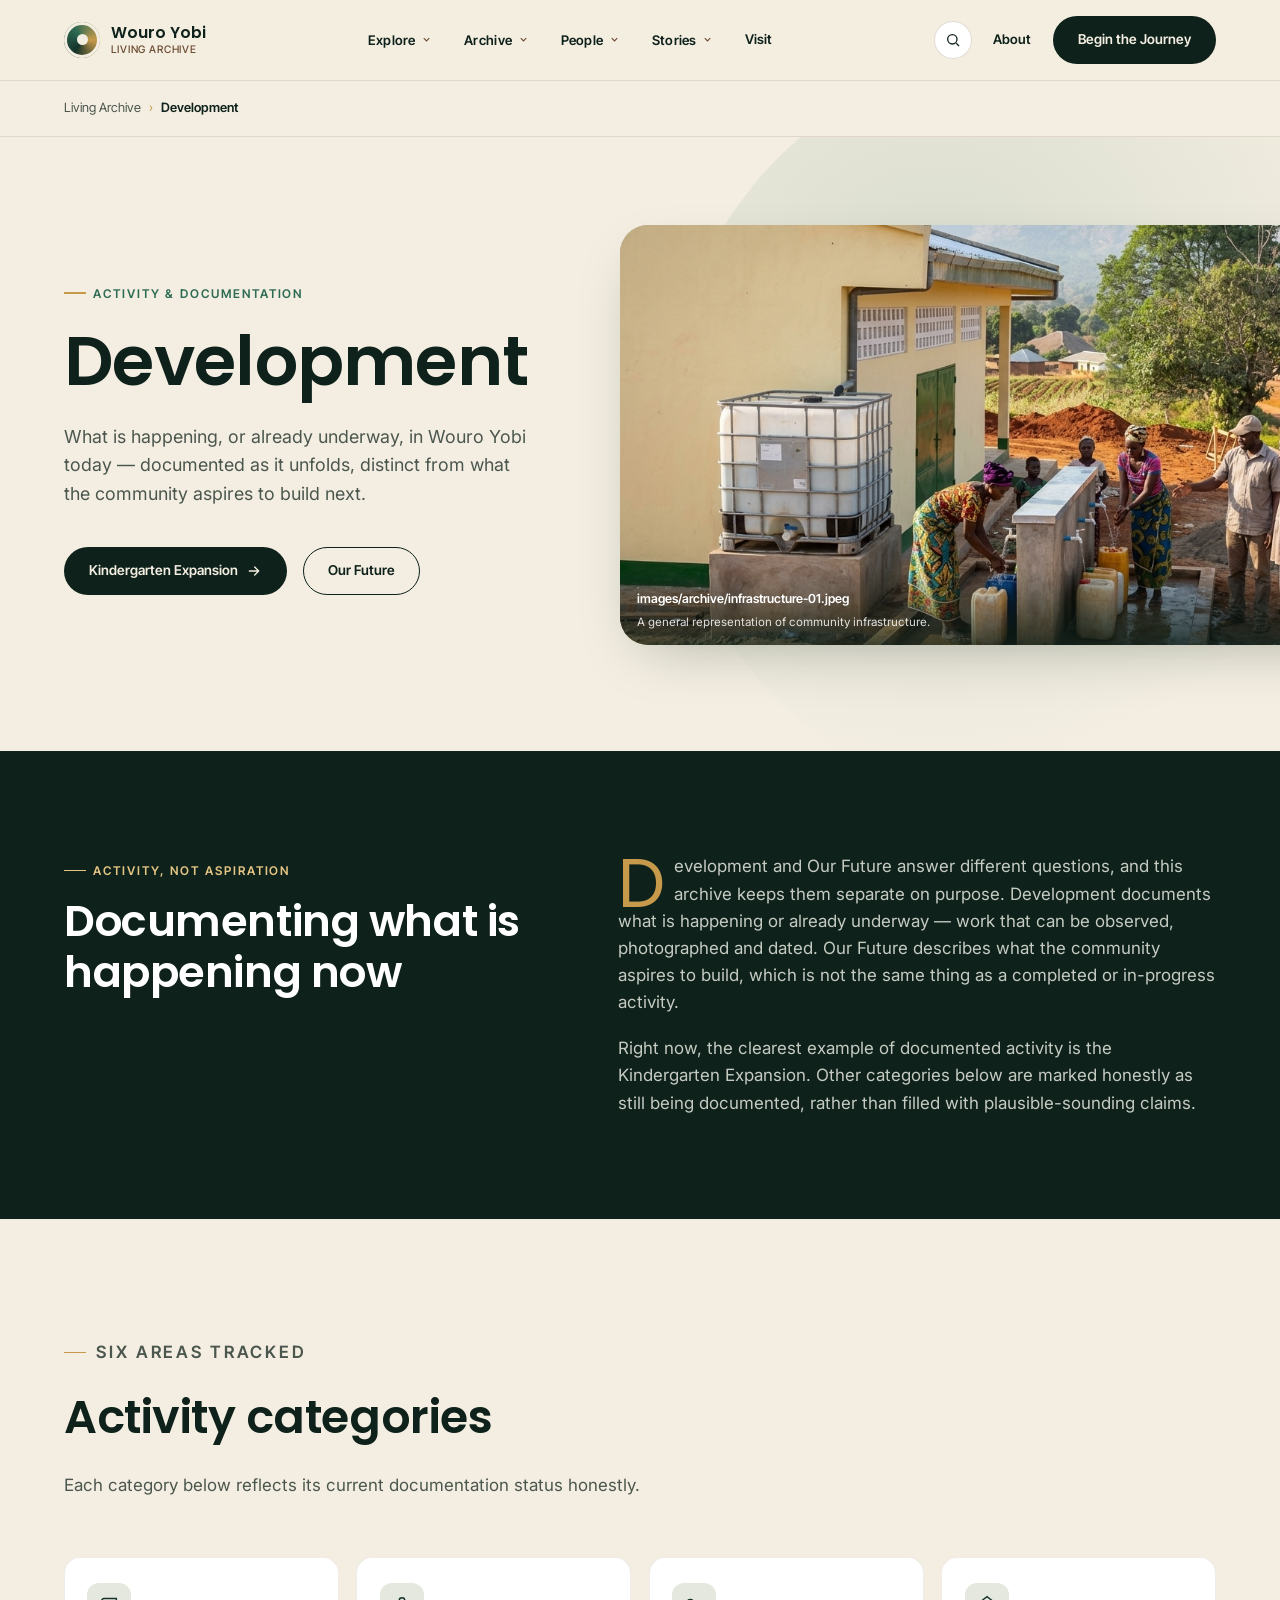
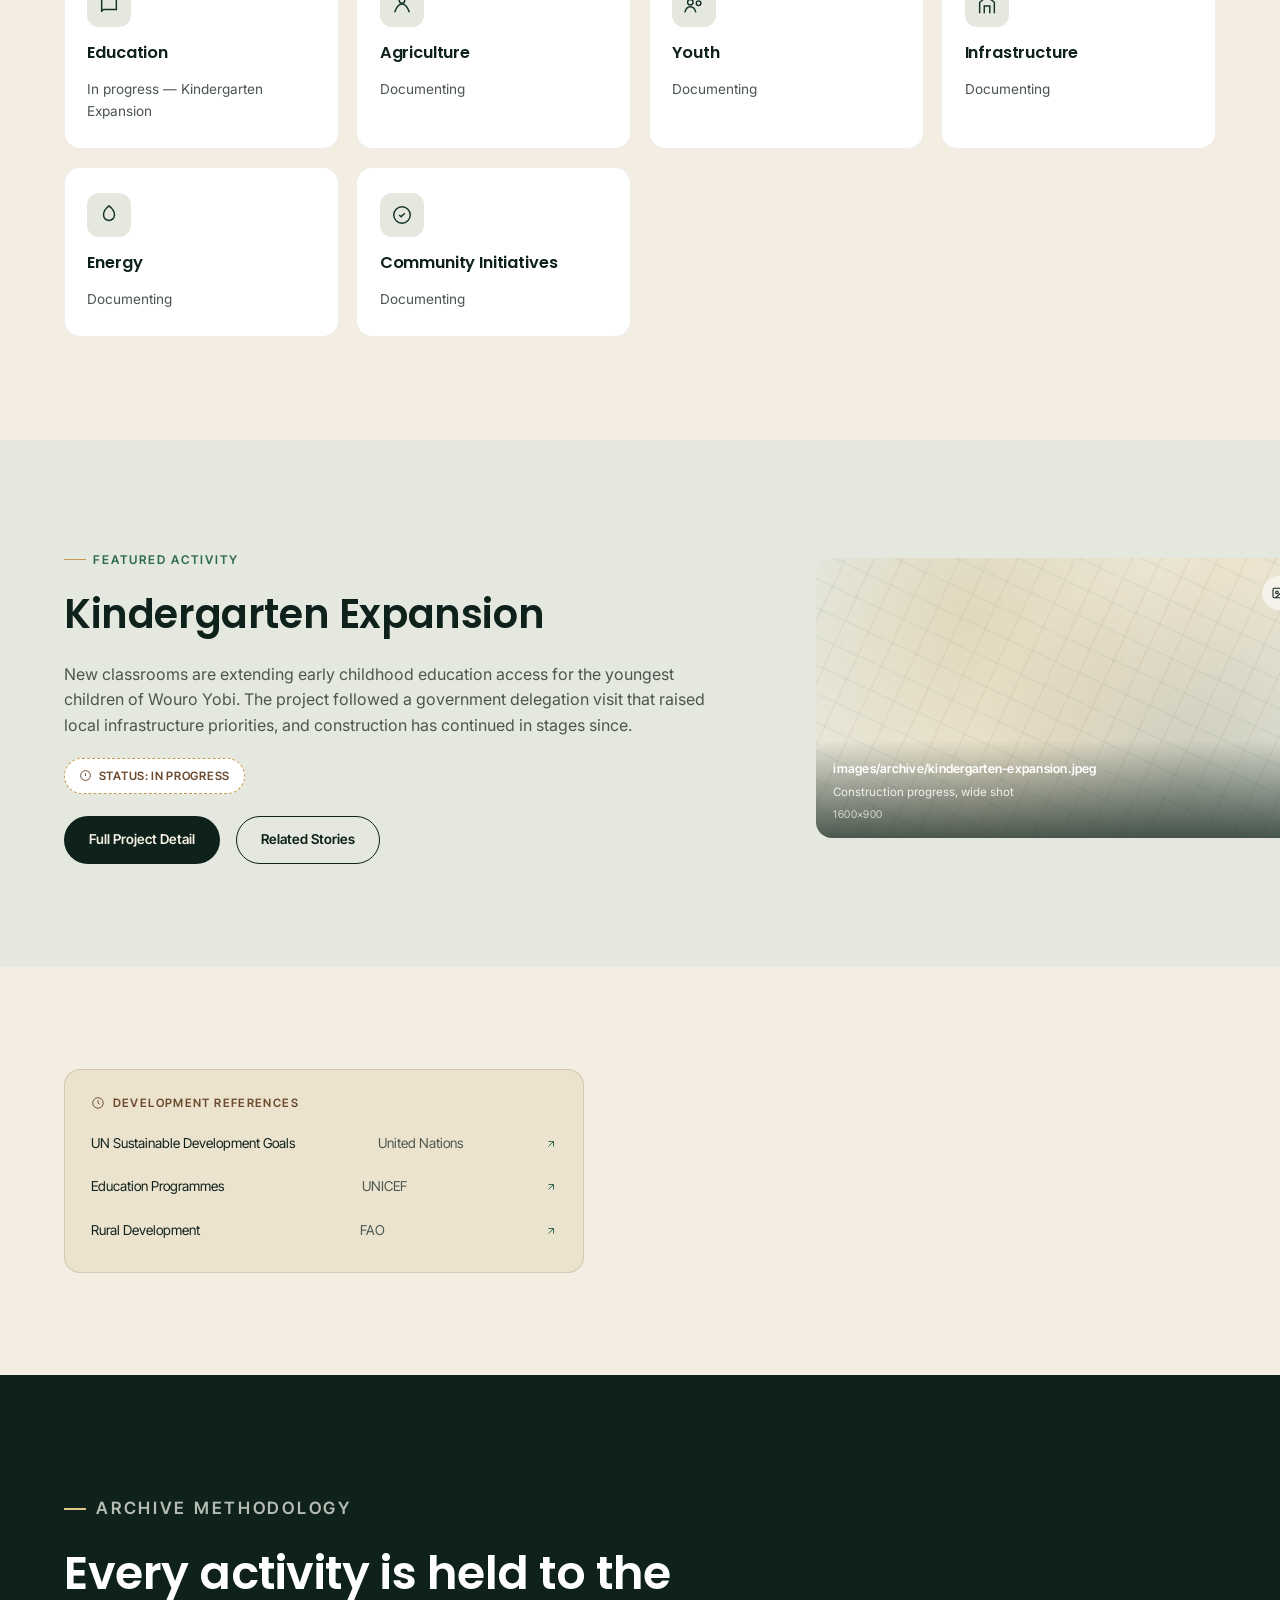
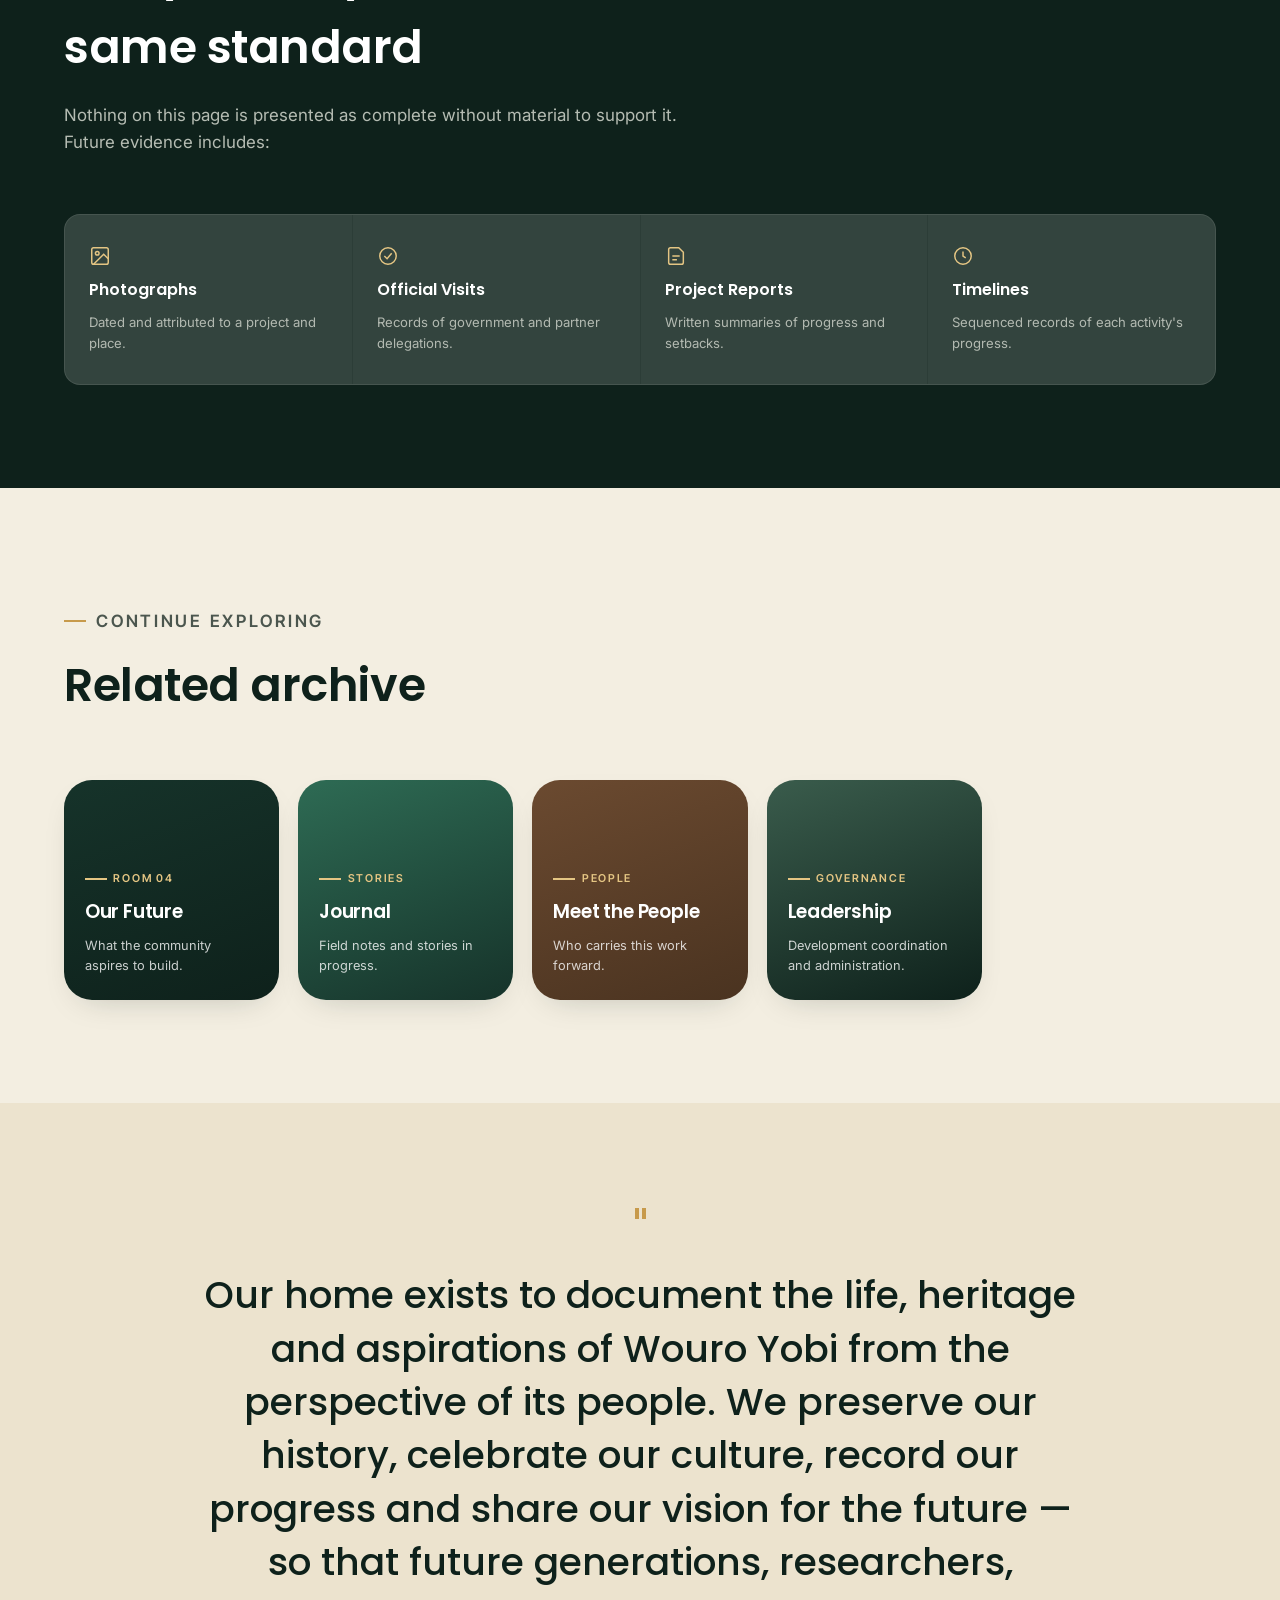
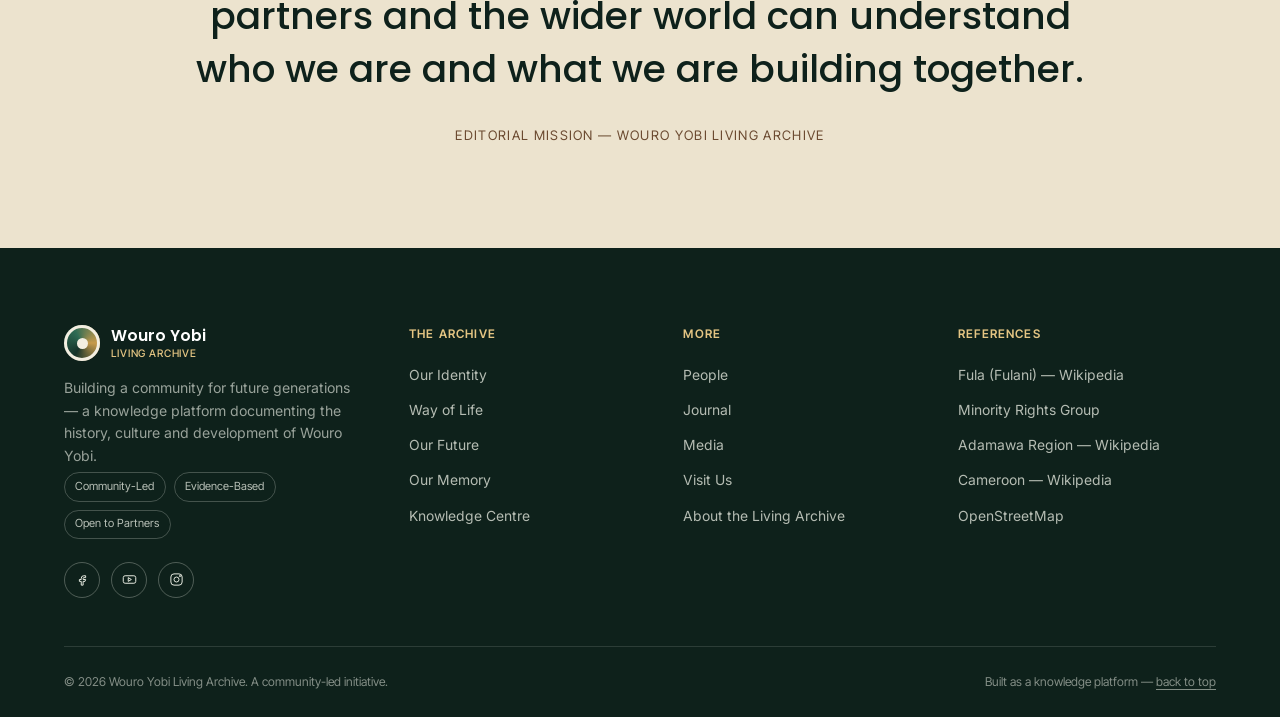
<file: development.html>
<!DOCTYPE html>
<html lang="en">
<head>
<meta charset="UTF-8">
<meta name="viewport" content="width=device-width, initial-scale=1.0">
<title>Development — Wouro Yobi Living Archive</title>
<meta name="description" content="What is happening, or already underway, in Wouro Yobi today — documented activity, distinct from future aspirations.">
<link rel="preconnect" href="https://fonts.googleapis.com">
<link rel="preconnect" href="https://fonts.gstatic.com" crossorigin>
<link href="https://fonts.googleapis.com/css2?family=Poppins:wght@300;400;500;600;700&family=Inter:wght@400;500;600&family=Inter+Tight:wght@500;600&display=swap" rel="stylesheet">
<script type="application/ld+json">
{
  "@context": "https://schema.org",
  "@type": "WebPage",
  "name": "Development",
  "description": "What is happening, or already underway, in Wouro Yobi today — documented activity, distinct from future aspirations.",
  "isPartOf": { "@type": "WebSite", "name": "Wouro Yobi Living Archive" }
}
</script>
<style>
  /* ============================================================
     DESIGN TOKENS — identical to the homepage. Do not alter.
     ============================================================ */
  :root{
    --forest: #16332A;
    --forest-deep: #0E211B;
    --emerald: #2E6B54;
    --sage: #A9BBA2;
    --sage-pale: #E4E8DE;
    --beige: #F3EEE1;
    --beige-warm: #ECE3CE;
    --brown: #6B4A30;
    --gold: #C79A4B;
    --gold-soft: #E4C583;
    --ink: #1E2420;
    --ink-soft: #4B564E;
    --white: #FFFFFF;

    --font-display: 'Poppins', sans-serif;
    --font-body: 'Inter', sans-serif;
    --font-caption: 'Inter Tight', sans-serif;

    --max-w: 1280px;
    --edge: clamp(1.5rem, 5vw, 4.5rem);
    --radius-lg: 28px;
    --radius-md: 16px;
    --radius-sm: 8px;
    --shadow-soft: 0 20px 60px -25px rgba(14,33,27,0.35);
    --shadow-card: 0 12px 34px -18px rgba(14,33,27,0.28);
    --ease: cubic-bezier(.22,1,.36,1);
  }

  *,*::before,*::after{box-sizing:border-box;}
  html{scroll-behavior:smooth;}
  @media (prefers-reduced-motion: reduce){
    html{scroll-behavior:auto;}
    *{animation-duration:0.01ms !important; animation-iteration-count:1 !important; transition-duration:0.01ms !important; scroll-behavior:auto !important;}
  }
  body{
    margin:0;
    font-family:var(--font-body);
    color:var(--ink);
    background:var(--beige);
    -webkit-font-smoothing:antialiased;
    line-height:1.6;
  }
  img{max-width:100%; display:block;}
  a{color:inherit;}
  h1,h2,h3,h4{font-family:var(--font-display); margin:0; color:var(--forest-deep); font-weight:600; letter-spacing:-0.01em;}
  p{margin:0;}
  ul{margin:0; padding:0; list-style:none;}
  button{font-family:inherit; cursor:pointer;}

  :focus-visible{
    outline:2.5px solid var(--gold);
    outline-offset:3px;
    border-radius:4px;
  }

  .wrap{max-width:var(--max-w); margin:0 auto; padding-inline:var(--edge);}
  .eyebrow{
    font-family:var(--font-caption);
    font-size:0.75rem;
    letter-spacing:0.16em;
    text-transform:uppercase;
    color:var(--emerald);
    font-weight:600;
    display:inline-flex;
    align-items:center;
    gap:0.6em;
  }
  .eyebrow::before{
    content:"";
    width:22px; height:1.5px;
    background:var(--gold);
    display:inline-block;
  }
  .visually-hidden{position:absolute; width:1px; height:1px; padding:0; margin:-1px; overflow:hidden; clip:rect(0,0,0,0); white-space:nowrap; border:0;}

  .reveal{opacity:0; transform:translateY(28px); transition:opacity 0.9s var(--ease), transform 0.9s var(--ease);}
  .reveal.is-visible{opacity:1; transform:none;}
  .reveal-stagger > *{transition-delay:calc(var(--i,0) * 90ms);}

  .skip-link{
    position:absolute; left:1rem; top:-4rem;
    background:var(--forest-deep); color:var(--white);
    padding:0.8rem 1.2rem; border-radius:var(--radius-sm);
    z-index:200; transition:top 0.25s var(--ease);
    font-family:var(--font-caption); font-weight:600;
  }
  .skip-link:focus{top:1rem;}

  /* ---------- header / nav (identical to homepage) ---------- */
  header.site-header{
    position:sticky; top:0; z-index:100;
    background:rgba(243,238,225,0.86);
    backdrop-filter:blur(14px) saturate(140%);
    border-bottom:1px solid rgba(107,74,48,0.14);
  }
  .nav-row{
    max-width:var(--max-w); margin:0 auto; padding:1.05rem var(--edge);
    display:flex; align-items:center; justify-content:space-between; gap:1.5rem;
  }
  .brand{display:flex; align-items:center; gap:0.7rem; text-decoration:none;}
  .brand-mark{
    width:38px; height:38px; border-radius:50%;
    background:conic-gradient(from 210deg, var(--forest), var(--emerald), var(--gold), var(--forest));
    display:grid; place-items:center; flex-shrink:0;
    box-shadow:inset 0 0 0 3px var(--beige);
  }
  .brand-mark span{width:12px; height:12px; border-radius:50%; background:var(--beige);}
  .brand-name{font-family:var(--font-display); font-size:1.02rem; font-weight:600; color:var(--forest-deep); line-height:1.1;}
  .brand-name small{display:block; font-family:var(--font-caption); font-weight:500; font-size:0.68rem; letter-spacing:0.08em; text-transform:uppercase; color:var(--brown); margin-top:0.2rem;}

  nav.primary-nav ul{display:flex; gap:2.1rem; align-items:center;}
  nav.primary-nav a{
    font-family:var(--font-caption); font-size:0.86rem; font-weight:500;
    text-decoration:none; color:var(--ink-soft);
    position:relative; padding-bottom:4px;
  }
  nav.primary-nav a::after{
    content:""; position:absolute; left:0; bottom:0; height:1.5px; width:0;
    background:var(--gold); transition:width 0.3s var(--ease);
  }
  nav.primary-nav a:hover::after, nav.primary-nav a:focus-visible::after{width:100%;}
  nav.primary-nav a[aria-current="page"]{color:var(--forest-deep);}
  nav.primary-nav a[aria-current="page"]::after{width:100%;}
  .nav-actions{display:flex; align-items:center; gap:0.8rem;}
  .btn{
    font-family:var(--font-caption); font-weight:600; font-size:0.85rem;
    padding:0.75rem 1.5rem; border-radius:999px; border:1.5px solid transparent;
    text-decoration:none; display:inline-flex; align-items:center; gap:0.5rem;
    transition:transform 0.35s var(--ease), background 0.35s var(--ease), color 0.35s var(--ease), border-color .35s var(--ease);
  }
  .btn-primary{background:var(--forest-deep); color:var(--beige);}
  .btn-primary:hover{background:var(--emerald); transform:translateY(-2px);}
  .btn-ghost{border-color:var(--forest-deep); color:var(--forest-deep);}
  .btn-ghost:hover{background:var(--forest-deep); color:var(--beige); transform:translateY(-2px);}
  .btn-gold{background:var(--gold); color:var(--forest-deep);}
  .btn-gold:hover{background:var(--gold-soft); transform:translateY(-2px);}
  .nav-toggle{display:none; background:none; border:none; padding:0.4rem;}
  @media (max-width:920px){
    nav.primary-nav, .nav-actions .btn-ghost{display:none;}
    .nav-toggle{display:block;}
  }

  /* ---------- placeholder image component (identical) ---------- */
  .ph{
    position:relative; overflow:hidden;
    background:linear-gradient(135deg, var(--sage-pale) 0%, var(--beige-warm) 55%, var(--sage-pale) 100%);
    border-radius:var(--radius-md);
    display:flex; align-items:flex-end;
    isolation:isolate;
    min-height:180px;
  }
  .ph::before{
    content:""; position:absolute; inset:0;
    background-image:
      repeating-linear-gradient(115deg, rgba(107,74,48,0.05) 0 2px, transparent 2px 26px),
      repeating-linear-gradient(25deg, rgba(46,107,84,0.05) 0 2px, transparent 2px 26px);
    z-index:0;
  }
  .ph::after{
    content:""; position:absolute; inset:0; z-index:0;
    background:
      radial-gradient(circle at 30% 20%, rgba(199,154,75,0.18), transparent 45%),
      radial-gradient(circle at 75% 80%, rgba(22,51,42,0.14), transparent 50%);
  }
  .ph-icon{
    position:absolute; top:1.1rem; right:1.1rem; z-index:1;
    width:34px; height:34px; border-radius:50%;
    background:rgba(255,255,255,0.55); backdrop-filter:blur(4px);
    display:grid; place-items:center;
  }
  .ph-icon svg{width:16px; height:16px; stroke:var(--forest-deep);}
  .ph-caption{
    position:relative; z-index:1; width:100%;
    padding:0.9rem 1.1rem; margin:0;
    background:linear-gradient(to top, rgba(14,33,27,0.72), rgba(14,33,27,0));
    color:var(--white);
  }
  .ph-caption .fname{font-family:var(--font-caption); font-size:0.78rem; font-weight:600; letter-spacing:0.02em;}
  .ph-caption .fdesc{display:block; font-size:0.72rem; opacity:0.85; margin-top:0.15rem;}
  .ph-caption .fdim{display:block; font-family:var(--font-caption); font-size:0.66rem; opacity:0.7; margin-top:0.35rem; letter-spacing:0.04em;}
  .ph-square{aspect-ratio:1/1;}
  .ph-portrait{aspect-ratio:3/4;}
  .ph-wide{aspect-ratio:16/9;}
  .ph-panorama{aspect-ratio:21/9;}

  /* ---------- context-reference image variant (new, for regional Wikimedia/Unsplash context) ---------- */
  .ref{
    position:relative; overflow:hidden; border-radius:var(--radius-md);
    background:linear-gradient(150deg, var(--sage) 0%, var(--forest) 100%);
    display:flex; align-items:flex-end; min-height:180px;
  }
  .ref::before{
    content:""; position:absolute; inset:0;
    background-image:
      repeating-linear-gradient(70deg, rgba(255,255,255,0.06) 0 3px, transparent 3px 22px);
    z-index:0;
  }
  .ref-badge{
    position:absolute; top:1.1rem; left:1.1rem; z-index:1;
    font-family:var(--font-caption); font-size:0.64rem; font-weight:600; letter-spacing:0.08em; text-transform:uppercase;
    background:rgba(255,255,255,0.9); color:var(--forest-deep); padding:0.32rem 0.7rem; border-radius:999px;
  }
  .ref-caption{
    position:relative; z-index:1; width:100%; padding:0.9rem 1.1rem;
    background:linear-gradient(to top, rgba(14,33,27,0.78), rgba(14,33,27,0));
    color:var(--white);
  }
  .ref-caption .fname{font-family:var(--font-caption); font-size:0.78rem; font-weight:600;}
  .ref-caption .fdesc{display:block; font-size:0.72rem; opacity:0.85; margin-top:0.15rem;}
  .ref-wide{aspect-ratio:16/9;}
  .ref-panorama{aspect-ratio:21/9;}

  /* ---------- section rhythm ---------- */
  section{padding-block:clamp(4rem, 8vw, 7.5rem); position:relative;}
  .section-head{max-width:64ch; margin-bottom:clamp(2.2rem, 5vw, 3.6rem);}
  .section-head h2{font-size:clamp(2rem, 3.6vw, 3rem); margin-top:0.9rem;}
  .section-head p{margin-top:1.1rem; font-size:1.06rem; color:var(--ink-soft); max-width:56ch;}

  /* ---------- breadcrumb (page-local) ---------- */
  .page-crumb{
    padding-block:1.1rem; border-bottom:1px solid rgba(107,74,48,0.14);
    font-family:var(--font-caption); font-size:0.8rem; color:var(--ink-soft);
  }
  .page-crumb a{text-decoration:none; color:var(--ink-soft);}
  .page-crumb a:hover{color:var(--emerald);}
  .page-crumb span[aria-hidden]{margin-inline:0.5rem; color:var(--gold);}
  .page-crumb strong{color:var(--forest-deep); font-weight:600;}

  /* ---------- hero (identical structure to homepage) ---------- */
  .hero{position:relative; padding-top:clamp(2.5rem, 6vw, 4.5rem); padding-bottom:clamp(3rem, 7vw, 6rem); overflow:hidden;}
  .hero-bg-shape{
    position:absolute; top:-15%; right:-12%; width:60vw; height:60vw; max-width:900px; max-height:900px;
    border-radius:50%; background:radial-gradient(circle at 35% 35%, rgba(46,107,84,0.14), rgba(46,107,84,0) 65%);
    z-index:0; pointer-events:none;
  }
  .hero-grid{position:relative; z-index:1; display:grid; grid-template-columns:1.05fr 0.95fr; gap:clamp(2rem,4vw,4rem); align-items:center;}
  @media (max-width:940px){ .hero-grid{grid-template-columns:1fr;} }
  .hero-eyebrow{margin-bottom:1.4rem;}
  .hero h1{font-size:clamp(2.6rem, 5.4vw, 4.4rem); line-height:1.04; font-weight:600; color:var(--forest-deep);}
  .hero h1 em{font-style:normal; color:var(--emerald); position:relative;}
  .hero-sub{margin-top:1.6rem; max-width:44ch; font-size:1.12rem; color:var(--ink-soft);}
  .hero-actions{margin-top:2.4rem; display:flex; flex-wrap:wrap; gap:1rem;}
  .hero-visual{position:relative;}
  .hero-visual .ref{min-height:420px; border-radius:var(--radius-lg); box-shadow:var(--shadow-soft);}
  .hero-visual .ph-float{
    position:absolute; width:44%; bottom:-8%; left:-10%;
    border:6px solid var(--beige); border-radius:var(--radius-md); box-shadow:var(--shadow-card);
    min-height:auto;
  }
  @media (max-width:700px){ .hero-visual .ph-float{display:none;} }

  /* ---------- editorial intro (dark band, identical treatment) ---------- */
  .editorial{background:var(--forest-deep); color:var(--sage-pale);}
  .editorial .wrap{display:grid; grid-template-columns:0.9fr 1.1fr; gap:clamp(2.5rem,5vw,5rem); align-items:start;}
  @media (max-width:920px){ .editorial .wrap{grid-template-columns:1fr;} }
  .editorial .eyebrow{color:var(--gold-soft);}
  .editorial .eyebrow::before{background:var(--gold-soft);}
  .editorial h2{color:var(--white); font-size:clamp(1.9rem,3.4vw,2.7rem); margin-top:1rem; line-height:1.18;}
  .editorial-drop{font-family:var(--font-display); font-size:4.2rem; line-height:0.7; float:left; margin-right:0.6rem; margin-top:0.4rem; color:var(--gold);}
  .editorial-body p{font-size:1.06rem; color:rgba(228,232,222,0.86); margin-top:1.2rem;}
  .editorial-body p:first-child{margin-top:0;}

  /* ---------- knowledge panel (identical, reusable) ---------- */
  .knowledge-panel{
    background:var(--beige-warm); border:1px solid rgba(107,74,48,0.18); border-radius:var(--radius-md);
    padding:1.5rem 1.6rem;
  }
  .knowledge-panel h4{
    font-family:var(--font-caption); font-size:0.72rem; letter-spacing:0.12em; text-transform:uppercase;
    color:var(--brown); font-weight:600; margin-bottom:0.9rem; display:flex; align-items:center; gap:0.5rem;
  }
  .knowledge-panel h4 svg{width:14px; height:14px; stroke:var(--brown);}
  .knowledge-panel ul{display:flex; flex-direction:column; gap:0.55rem;}
  .knowledge-panel a{
    display:flex; justify-content:space-between; align-items:center; gap:0.6rem;
    text-decoration:none; font-family:var(--font-caption); font-size:0.85rem;
    color:var(--forest-deep); padding:0.4rem 0; border-bottom:1px dashed rgba(107,74,48,0.22);
  }
  .knowledge-panel a:last-child{border-bottom:none;}
  .knowledge-panel a span.src{color:var(--ink-soft); font-weight:400;}
  .knowledge-panel a svg{width:12px; height:12px; stroke:var(--emerald); flex-shrink:0;}

  /* ---------- Where We Are: map + hierarchy ---------- */
  .where-grid{display:grid; grid-template-columns:1.2fr 0.8fr; gap:clamp(2rem,4vw,3.5rem); align-items:start;}
  @media (max-width:940px){ .where-grid{grid-template-columns:1fr;} }
  .map-frame{
    border-radius:var(--radius-lg); overflow:hidden; box-shadow:var(--shadow-card);
    border:1px solid rgba(107,74,48,0.14); background:var(--sage-pale);
  }
  .map-frame iframe{width:100%; height:380px; border:0; display:block; filter:saturate(0.85);}
  .map-meta{
    display:flex; justify-content:space-between; align-items:center; gap:1rem; flex-wrap:wrap;
    padding:1.1rem 1.4rem; background:var(--white); font-family:var(--font-caption); font-size:0.82rem; color:var(--ink-soft);
  }
  .map-meta strong{color:var(--forest-deep); font-family:var(--font-display); font-weight:600; font-size:0.95rem;}
  .hierarchy{margin-top:2rem; display:flex; flex-direction:column; gap:0;}
  .hierarchy-step{
    display:flex; align-items:center; gap:1rem; padding:0.9rem 0;
    border-bottom:1px dashed rgba(107,74,48,0.2);
  }
  .hierarchy-step:last-child{border-bottom:none;}
  .hierarchy-dot{width:10px; height:10px; border-radius:50%; background:var(--sage); flex-shrink:0;}
  .hierarchy-step.is-final .hierarchy-dot{background:var(--gold); box-shadow:0 0 0 4px rgba(199,154,75,0.18);}
  .hierarchy-label{font-family:var(--font-caption); font-size:0.68rem; text-transform:uppercase; letter-spacing:0.08em; color:var(--ink-soft);}
  .hierarchy-name{font-family:var(--font-display); font-size:1.08rem; color:var(--forest-deep); font-weight:600;}
  .hierarchy-step.is-final .hierarchy-name{color:var(--emerald);}

  /* ---------- Meaning of the name ---------- */
  .meaning-box{
    display:grid; grid-template-columns:auto 1fr; gap:1.4rem; align-items:flex-start;
    background:var(--white); border:1px solid rgba(107,74,48,0.14); border-radius:var(--radius-lg);
    padding:clamp(1.8rem,4vw,2.6rem); box-shadow:var(--shadow-card);
  }
  @media (max-width:640px){ .meaning-box{grid-template-columns:1fr;} }
  .meaning-icon{width:52px; height:52px; border-radius:14px; background:var(--sage-pale); display:grid; place-items:center; flex-shrink:0;}
  .meaning-icon svg{width:26px; height:26px; stroke:var(--forest); fill:none; stroke-width:1.6;}
  .meaning-box h3{font-size:1.5rem;}
  .meaning-box p{margin-top:0.9rem; color:var(--ink-soft); font-size:1rem;}
  .status-badge{
    display:inline-flex; align-items:center; gap:0.4rem; margin-top:1.3rem;
    font-family:var(--font-caption); font-size:0.72rem; font-weight:600; letter-spacing:0.06em; text-transform:uppercase;
    color:var(--brown); background:var(--beige-warm); border:1px dashed var(--gold); padding:0.5rem 0.9rem; border-radius:999px;
  }
  .status-badge svg{width:13px; height:13px; stroke:var(--brown);}
  .meaning-invite{
    margin-top:1.4rem; font-family:var(--font-caption); font-size:0.86rem; color:var(--emerald); font-weight:600;
  }

  /* ---------- Mbororo community: distinction grid ---------- */
  .distinction-grid{display:grid; grid-template-columns:1fr 1fr; gap:1.6rem;}
  @media (max-width:820px){ .distinction-grid{grid-template-columns:1fr;} }
  .distinction-card{
    background:var(--white); border-radius:var(--radius-lg); padding:clamp(1.8rem,3.5vw,2.3rem);
    border:1px solid rgba(107,74,48,0.1); box-shadow:var(--shadow-card);
  }
  .distinction-card.is-local{border-top:4px solid var(--gold);}
  .distinction-card.is-broader{border-top:4px solid var(--sage);}
  .distinction-card h3{font-size:1.2rem; display:flex; align-items:center; gap:0.6rem;}
  .distinction-card h3 svg{width:20px; height:20px; stroke:var(--emerald); flex-shrink:0;}
  .distinction-card p{margin-top:1rem; color:var(--ink-soft); font-size:0.95rem;}
  .distinction-card ul{margin-top:1.1rem; display:flex; flex-direction:column; gap:0.6rem;}
  .distinction-card li{font-size:0.9rem; color:var(--ink-soft); padding-left:1.1rem; position:relative;}
  .distinction-card li::before{content:"—"; position:absolute; left:0; color:var(--gold);}

  /* ---------- values grid ---------- */
  .values-grid{display:grid; grid-template-columns:repeat(4,1fr); gap:1.1rem;}
  @media (max-width:920px){ .values-grid{grid-template-columns:repeat(2,1fr);} }
  @media (max-width:520px){ .values-grid{grid-template-columns:1fr;} }
  .value-card{
    background:var(--white); border-radius:var(--radius-md); padding:1.6rem 1.4rem;
    border:1px solid rgba(107,74,48,0.1); display:flex; flex-direction:column; gap:0.8rem;
    transition:transform 0.4s var(--ease), box-shadow 0.4s var(--ease);
  }
  .value-card:hover{transform:translateY(-6px); box-shadow:var(--shadow-card);}
  .value-icon{width:44px; height:44px; border-radius:12px; background:var(--sage-pale); display:grid; place-items:center;}
  .value-icon svg{width:22px; height:22px; stroke:var(--forest); fill:none; stroke-width:1.6;}
  .value-card h4{font-size:1.02rem;}
  .value-card p{font-size:0.85rem; color:var(--ink-soft);}

  /* ---------- leadership grid ---------- */
  .leadership-grid{display:grid; grid-template-columns:repeat(4,1fr); gap:1.4rem;}
  @media (max-width:1000px){ .leadership-grid{grid-template-columns:repeat(2,1fr);} }
  @media (max-width:560px){ .leadership-grid{grid-template-columns:1fr;} }
  .leader-card{background:var(--white); border-radius:var(--radius-lg); overflow:hidden; box-shadow:var(--shadow-card); border:1px solid rgba(107,74,48,0.08);}
  .leader-card .ph{border-radius:0; min-height:260px;}
  .leader-body{padding:1.3rem 1.2rem 1.5rem;}
  .leader-role{font-family:var(--font-caption); font-size:0.68rem; text-transform:uppercase; letter-spacing:0.08em; color:var(--gold); font-weight:600;}
  .leader-card h4{font-size:1.05rem; margin-top:0.4rem;}
  .leader-card p{font-size:0.82rem; color:var(--ink-soft); margin-top:0.4rem;}

  /* ---------- community voices (spotlight reuse) ---------- */
  .spotlight{background:var(--sage-pale);}
  .spotlight-grid{display:grid; grid-template-columns:0.8fr 1.2fr; gap:clamp(2rem,5vw,4rem); align-items:center;}
  @media (max-width:920px){ .spotlight-grid{grid-template-columns:1fr;} }
  .spotlight-portrait{position:relative;}
  .spotlight-portrait .ph{box-shadow:var(--shadow-soft); min-height:440px;}
  .spotlight-role{
    position:absolute; bottom:-1.1rem; left:1.4rem; right:1.4rem;
    background:var(--white); border-radius:var(--radius-sm); padding:0.9rem 1.1rem;
    box-shadow:var(--shadow-card); font-family:var(--font-caption); font-size:0.78rem; color:var(--ink-soft);
  }
  .spotlight-role strong{display:block; font-family:var(--font-display); font-size:1.05rem; color:var(--forest-deep); font-weight:600;}
  .spotlight-body h3{font-size:clamp(1.8rem,3vw,2.3rem); margin-top:0.9rem;}
  .spotlight-body p{margin-top:1.1rem; color:var(--ink-soft); font-size:1.02rem;}
  .spotlight-body .btn{margin-top:1.6rem;}

  /* ---------- timeline ---------- */
  .timeline-scroller{
    display:grid; grid-auto-flow:column; grid-auto-columns:minmax(240px, 1fr);
    gap:0; overflow-x:auto; padding-bottom:1.5rem; padding-top:0.5rem;
    margin-inline:calc(var(--edge) * -1); padding-inline:var(--edge);
  }
  .timeline-scroller::-webkit-scrollbar{height:6px;}
  .timeline-scroller::-webkit-scrollbar-thumb{background:var(--sage); border-radius:6px;}
  .timeline-item{position:relative; padding:1.6rem 1.4rem 0; border-top:3px solid var(--gold);}
  .timeline-item.is-unknown{border-top-color:var(--sage);}
  .timeline-item::before{
    content:""; position:absolute; top:-8px; left:1.4rem; width:13px; height:13px; border-radius:50%;
    background:var(--gold); border:3px solid var(--beige);
  }
  .timeline-item.is-unknown::before{background:var(--sage);}
  .timeline-date{font-family:var(--font-caption); font-size:0.72rem; font-weight:600; letter-spacing:0.06em; text-transform:uppercase; color:var(--brown);}
  .timeline-item h4{font-size:1.02rem; margin-top:0.5rem;}
  .timeline-item p{font-size:0.85rem; color:var(--ink-soft); margin-top:0.5rem; max-width:26ch;}

  /* ---------- evidence (reused) ---------- */
  .evidence{background:var(--forest-deep); color:var(--sage-pale);}
  .evidence .eyebrow{color:var(--gold-soft);}
  .evidence .eyebrow::before{background:var(--gold-soft);}
  .evidence .section-head h2{color:var(--white);}
  .evidence .section-head p{color:rgba(228,232,222,0.78);}
  .evidence-grid{display:grid; grid-template-columns:repeat(4,1fr); gap:1px; background:rgba(228,232,222,0.14); border-radius:var(--radius-md); overflow:hidden; border:1px solid rgba(228,232,222,0.14);}
  @media (max-width:880px){ .evidence-grid{grid-template-columns:repeat(2,1fr);} }
  .evidence-cell{background:rgba(228,232,222,0.04); padding:1.9rem 1.5rem; display:flex; flex-direction:column; gap:0.6rem;}
  .evidence-cell svg{width:22px; height:22px; stroke:var(--gold-soft); fill:none; stroke-width:1.6;}
  .evidence-cell strong{font-family:var(--font-display); font-size:1rem; color:var(--white); font-weight:600;}
  .evidence-cell span{font-size:0.82rem; color:rgba(228,232,222,0.72);}

  /* ---------- related archive (explore-card reuse) ---------- */
  .explore-grid{display:grid; grid-template-columns:repeat(5,1fr); gap:1.2rem;}
  @media (max-width:1080px){ .explore-grid{grid-template-columns:repeat(2,1fr);} }
  @media (max-width:600px){ .explore-grid{grid-template-columns:1fr;} }
  .explore-card{
    position:relative; border-radius:var(--radius-lg); overflow:hidden; min-height:220px;
    display:flex; align-items:flex-end; text-decoration:none; color:var(--white); box-shadow:var(--shadow-card);
  }
  .explore-card::before{content:""; position:absolute; inset:0; background:linear-gradient(160deg, var(--forest) 0%, var(--forest-deep) 100%); transition:transform 0.6s var(--ease);}
  .explore-card:nth-child(2)::before{background:linear-gradient(160deg, var(--emerald) 0%, var(--forest) 100%);}
  .explore-card:nth-child(3)::before{background:linear-gradient(160deg, var(--brown) 0%, #4a3320 100%);}
  .explore-card:nth-child(4)::before{background:linear-gradient(160deg, #3a5c4c 0%, var(--forest-deep) 100%);}
  .explore-card:nth-child(5)::before{background:linear-gradient(160deg, var(--gold) 0%, var(--brown) 100%);}
  .explore-card:hover::before{transform:scale(1.06);}
  .explore-content{position:relative; z-index:1; padding:1.5rem 1.3rem;}
  .explore-content .eyebrow{color:var(--gold-soft); font-size:0.68rem;}
  .explore-content .eyebrow::before{background:var(--gold-soft);}
  .explore-content h3{color:var(--white); font-size:1.18rem; margin-top:0.6rem;}
  .explore-content p{font-size:0.8rem; color:rgba(255,255,255,0.78); margin-top:0.5rem;}

  /* ---------- editorial mission (reused) ---------- */
  .mission{background:var(--beige-warm); text-align:center;}
  .mission blockquote{
    max-width:56rem; margin:0 auto; font-family:var(--font-display);
    font-size:clamp(1.5rem, 3.4vw, 2.35rem); line-height:1.42; color:var(--forest-deep); font-weight:500;
  }
  .mission cite{
    display:block; margin-top:1.8rem; font-family:var(--font-caption); font-style:normal;
    font-size:0.82rem; letter-spacing:0.1em; text-transform:uppercase; color:var(--brown);
  }
  .mission-mark{font-family:var(--font-display); font-size:3.4rem; color:var(--gold); display:block; margin-bottom:0.6rem; line-height:1;}

  /* ---------- footer (identical to homepage) ---------- */
  footer.site-footer{background:var(--forest-deep); color:rgba(228,232,222,0.75); padding-top:clamp(3.5rem,6vw,5rem);}
  .footer-top{display:grid; grid-template-columns:1.3fr 1fr 1fr 1.1fr; gap:2.5rem; padding-bottom:3rem; border-bottom:1px solid rgba(228,232,222,0.14);}
  @media (max-width:880px){ .footer-top{grid-template-columns:1fr 1fr;} }
  @media (max-width:560px){ .footer-top{grid-template-columns:1fr;} }
  .footer-brand p{margin-top:1rem; font-size:0.88rem; max-width:32ch; color:rgba(228,232,222,0.65);}
  .footer-social{display:flex; gap:0.7rem; margin-top:1.4rem;}
  .footer-social a{width:36px; height:36px; border-radius:50%; border:1px solid rgba(228,232,222,0.3); display:grid; place-items:center; text-decoration:none;}
  .footer-social a svg{width:15px; height:15px; stroke:var(--sage-pale);}
  .footer-social a:hover{background:var(--gold); border-color:var(--gold);}
  .footer-social a:hover svg{stroke:var(--forest-deep);}
  .footer-col h4{font-family:var(--font-caption); font-size:0.74rem; text-transform:uppercase; letter-spacing:0.1em; color:var(--gold-soft); margin-bottom:1.1rem; font-weight:600;}
  .footer-col ul{display:flex; flex-direction:column; gap:0.6rem;}
  .footer-col a{text-decoration:none; font-size:0.87rem; color:rgba(228,232,222,0.78);}
  .footer-col a:hover{color:var(--gold-soft);}
  .footer-values{display:flex; flex-wrap:wrap; gap:0.5rem; margin-top:0.3rem;}
  .footer-values li{font-family:var(--font-caption); font-size:0.7rem; padding:0.3rem 0.65rem; border:1px solid rgba(228,232,222,0.25); border-radius:999px; color:rgba(228,232,222,0.8);}
  .footer-bottom{display:flex; justify-content:space-between; align-items:center; flex-wrap:wrap; gap:1rem; padding-block:1.6rem; font-family:var(--font-caption); font-size:0.76rem; color:rgba(228,232,222,0.55);}
  .footer-bottom a{text-decoration:underline; text-underline-offset:3px;}

  .col-span-2{grid-column:span 2;}
  @media (max-width:600px){ .col-span-2{grid-column:span 1;} }

  /* ============================================================
     HEADER / NAVIGATION — restructured: nested dropdowns + search
     ============================================================ */
  header.site-header{position:sticky; top:0; z-index:120; background:rgba(243,238,225,0.92); backdrop-filter:blur(14px) saturate(140%); border-bottom:1px solid rgba(107,74,48,0.14);}
  .nav-row{max-width:var(--max-w); margin:0 auto; padding:1rem var(--edge); display:flex; align-items:center; justify-content:space-between; gap:1.5rem;}
  .brand{display:flex; align-items:center; gap:0.7rem; text-decoration:none;}
  .brand-mark{width:36px; height:36px; border-radius:50%; background:conic-gradient(from 210deg, var(--forest), var(--emerald), var(--gold), var(--forest)); display:grid; place-items:center; flex-shrink:0; box-shadow:inset 0 0 0 3px var(--beige);}
  .brand-mark span{width:11px; height:11px; border-radius:50%; background:var(--beige);}
  .brand-name{font-family:var(--font-display); font-size:0.98rem; font-weight:600; color:var(--forest-deep); line-height:1.1;}
  .brand-name small{display:block; font-family:var(--font-caption); font-weight:500; font-size:0.65rem; letter-spacing:0.08em; text-transform:uppercase; color:var(--brown); margin-top:0.2rem;}

  nav.primary-nav-v2{display:flex; align-items:center; gap:0.3rem;}
  .nav-item{position:relative;}
  .nav-trigger{
    font-family:var(--font-caption); font-size:0.83rem; font-weight:600; letter-spacing:0.02em; color:var(--forest-deep);
    background:none; border:none; padding:0.6rem 0.85rem; border-radius:999px; display:inline-flex; align-items:center; gap:0.35rem;
    transition:background 0.25s var(--ease);
  }
  .nav-trigger:hover, .nav-trigger[aria-expanded="true"]{background:rgba(22,51,42,0.07);}
  .nav-trigger svg{width:11px; height:11px; stroke:var(--brown); transition:transform 0.25s var(--ease);}
  .nav-trigger[aria-expanded="true"] svg{transform:rotate(180deg);}
  .nav-simple{
    font-family:var(--font-caption); font-size:0.83rem; font-weight:600; color:var(--forest-deep); text-decoration:none;
    padding:0.6rem 0.85rem; border-radius:999px; transition:background 0.25s var(--ease);
  }
  .nav-simple:hover{background:rgba(22,51,42,0.07);}

  .nav-panel{
    position:absolute; top:calc(100% + 10px); left:50%; transform:translateX(-50%) translateY(-6px);
    width:340px; background:var(--white); border-radius:var(--radius-md); box-shadow:var(--shadow-soft);
    border:1px solid rgba(107,74,48,0.12); padding:1.4rem;
    opacity:0; pointer-events:none; transition:opacity 0.25s var(--ease), transform 0.25s var(--ease);
    z-index:130;
  }
  .nav-item.is-open .nav-panel{opacity:1; pointer-events:auto; transform:translateX(-50%) translateY(0);}
  .nav-panel-num{font-family:var(--font-caption); font-size:0.68rem; font-weight:700; letter-spacing:0.1em; color:var(--gold);}
  .nav-panel h4{font-size:0.78rem; text-transform:uppercase; letter-spacing:0.1em; color:var(--brown); font-family:var(--font-caption); font-weight:700; margin-top:0.2rem; padding-bottom:0.8rem; border-bottom:1px solid rgba(107,74,48,0.12); margin-bottom:0.8rem;}
  .nav-panel ul{display:flex; flex-direction:column; gap:0.3rem;}
  .nav-panel a{
    display:flex; align-items:center; justify-content:space-between; gap:0.8rem; text-decoration:none;
    padding:0.65rem 0.6rem; border-radius:var(--radius-sm); transition:background 0.2s var(--ease);
  }
  .nav-panel a:hover{background:var(--beige-warm);}
  .nav-panel a strong{display:block; font-family:var(--font-display); font-size:0.9rem; color:var(--forest-deep); font-weight:600;}
  .nav-panel a span{display:block; font-family:var(--font-caption); font-size:0.74rem; color:var(--ink-soft); margin-top:0.15rem;}
  .nav-panel a svg{width:13px; height:13px; stroke:var(--emerald); flex-shrink:0; opacity:0; transition:opacity 0.2s var(--ease), transform 0.2s var(--ease);}
  .nav-panel a:hover svg{opacity:1; transform:translateX(2px);}

  .nav-actions{display:flex; align-items:center; gap:0.5rem;}
  .search-trigger{
    width:38px; height:38px; border-radius:50%; border:1.5px solid rgba(107,74,48,0.2); background:var(--white);
    display:grid; place-items:center; transition:border-color 0.25s var(--ease), transform 0.25s var(--ease);
  }
  .search-trigger:hover{border-color:var(--gold); transform:translateY(-1px);}
  .search-trigger svg{width:16px; height:16px; stroke:var(--forest-deep);}
  .nav-toggle{display:none; background:none; border:none; padding:0.4rem;}

  @media (max-width:1080px){
    nav.primary-nav-v2, .nav-actions .nav-simple, .nav-actions .btn-ghost{display:none;}
    .nav-toggle{display:block;}
  }

  /* Mobile nav drawer */
  .mobile-drawer{
    display:none; position:fixed; inset:0; z-index:200; background:rgba(14,33,27,0.5);
  }
  .mobile-drawer.is-open{display:block;}
  .mobile-drawer-panel{
    position:absolute; top:0; right:0; bottom:0; width:min(360px, 88vw); background:var(--beige);
    padding:1.6rem; overflow-y:auto; box-shadow:var(--shadow-soft);
  }
  .mobile-drawer-close{width:38px; height:38px; border-radius:50%; background:var(--white); border:1px solid rgba(107,74,48,0.2); display:grid; place-items:center; margin-left:auto;}
  .mobile-drawer-close svg{width:16px; height:16px; stroke:var(--forest-deep);}
  .mobile-group{margin-top:1.4rem; border-top:1px solid rgba(107,74,48,0.15); padding-top:1rem;}
  .mobile-group summary{list-style:none; cursor:pointer; font-family:var(--font-caption); font-size:0.78rem; font-weight:700; letter-spacing:0.08em; text-transform:uppercase; color:var(--brown); display:flex; justify-content:space-between; align-items:center;}
  .mobile-group summary::-webkit-details-marker{display:none;}
  .mobile-group ul{margin-top:0.8rem; display:flex; flex-direction:column; gap:0.7rem;}
  .mobile-group a{text-decoration:none; font-family:var(--font-display); font-size:0.98rem; color:var(--forest-deep); font-weight:500;}

  /* ============================================================
     SEARCH OVERLAY
     ============================================================ */
  .search-overlay{
    position:fixed; inset:0; z-index:300; background:rgba(14,33,27,0.75); backdrop-filter:blur(3px);
    display:none; align-items:flex-start; justify-content:center; padding:8vh 1.5rem 2rem;
  }
  .search-overlay.is-open{display:flex;}
  .search-panel{
    width:100%; max-width:680px; background:var(--beige); border-radius:var(--radius-lg); box-shadow:var(--shadow-soft);
    padding:clamp(1.6rem,3vw,2.2rem); max-height:80vh; overflow-y:auto;
  }
  .search-panel-head{display:flex; justify-content:space-between; align-items:flex-start; gap:1rem;}
  .search-panel-head h2{font-size:1.3rem;}
  .search-close{width:36px; height:36px; border-radius:50%; background:var(--white); border:1px solid rgba(107,74,48,0.2); display:grid; place-items:center; flex-shrink:0;}
  .search-close svg{width:15px; height:15px; stroke:var(--forest-deep);}
  .search-input-row{position:relative; margin-top:1.4rem;}
  .search-input-row svg{position:absolute; left:1.1rem; top:50%; transform:translateY(-50%); width:18px; height:18px; stroke:var(--ink-soft);}
  #archiveSearchInput{
    width:100%; padding:0.95rem 1.2rem 0.95rem 3rem; border-radius:999px; border:1.5px solid rgba(107,74,48,0.25);
    background:var(--white); font-family:var(--font-body); font-size:1rem; color:var(--ink);
  }
  #archiveSearchInput:focus{outline:none; border-color:var(--gold);}
  .search-mode-row{display:flex; gap:0.6rem; margin-top:1rem;}
  .search-mode-btn{
    font-family:var(--font-caption); font-size:0.8rem; font-weight:600; padding:0.55rem 1.1rem; border-radius:999px;
    border:1.5px solid rgba(107,74,48,0.2); background:var(--white); color:var(--ink-soft);
  }
  .search-mode-btn.is-active{background:var(--forest-deep); color:var(--beige); border-color:var(--forest-deep);}
  .search-suggestions{display:flex; flex-wrap:wrap; gap:0.5rem; margin-top:1.2rem;}
  .search-suggestions button{
    font-family:var(--font-caption); font-size:0.75rem; padding:0.4rem 0.8rem; border-radius:999px; background:var(--sage-pale);
    color:var(--forest-deep); border:none;
  }
  .search-results{margin-top:1.4rem; display:flex; flex-direction:column; gap:1.2rem;}
  .search-group h5{font-family:var(--font-caption); font-size:0.68rem; text-transform:uppercase; letter-spacing:0.1em; color:var(--brown); margin-bottom:0.5rem;}
  .search-result{display:block; text-decoration:none; padding:0.75rem 0.85rem; border-radius:var(--radius-sm); transition:background 0.2s var(--ease);}
  .search-result:hover{background:var(--beige-warm);}
  .search-result strong{display:block; font-family:var(--font-display); font-size:0.94rem; color:var(--forest-deep); font-weight:600;}
  .search-result span{display:block; font-family:var(--font-caption); font-size:0.78rem; color:var(--ink-soft); margin-top:0.2rem;}
  .search-empty{font-family:var(--font-caption); font-size:0.85rem; color:var(--ink-soft); padding:0.6rem 0.2rem;}
  .search-web-cta{
    margin-top:1.2rem; padding:1rem 1.1rem; background:var(--beige-warm); border-radius:var(--radius-md);
    display:flex; justify-content:space-between; align-items:center; gap:1rem; flex-wrap:wrap;
  }
  .search-web-cta p{font-family:var(--font-caption); font-size:0.82rem; color:var(--brown);}

  /* ============================================================

  /* Active-state indication for current page in nested nav */
  .nav-panel a[aria-current="page"]{background:var(--beige-warm);}
  .nav-panel a[aria-current="page"] strong{color:var(--emerald);}
  .nav-trigger.is-current-group{color:var(--emerald);}
  .nav-simple[aria-current="page"]{color:var(--emerald); background:rgba(46,107,84,0.08);}

</style>
</head>
<body>

<a class="skip-link" href="#main">Skip to main content</a>

<header class="site-header">
  <div class="nav-row">
    <a class="brand" href="index.html" aria-label="Wouro Yobi Living Archive, home">
      <span class="brand-mark" aria-hidden="true"><span></span></span>
      <span class="brand-name">Wouro Yobi<small>Living Archive</small></span>
    </a>

    <nav class="primary-nav-v2" aria-label="Primary">
      <div class="nav-item" data-nav-item>
        <button class="nav-trigger" aria-expanded="false" aria-controls="panel-explore">Explore
          <svg viewBox="0 0 24 24" fill="none" stroke="currentColor" stroke-width="2.4"><path d="M6 9l6 6 6-6"/></svg>
        </button>
        <div class="nav-panel" id="panel-explore" role="menu">
          <span class="nav-panel-num">01</span>
          <h4>Explore</h4>
          <ul>
            <li><a href="identity.html"><span><strong>Our Identity</strong><span>Who the people of Wouro Yobi are.</span></span><svg viewBox="0 0 24 24" fill="none" stroke="currentColor" stroke-width="2"><path d="M5 12h14M13 6l6 6-6 6"/></svg></a></li>
            <li><a href="life.html"><span><strong>Way of Life</strong><span>Seasons, livestock and daily rhythm.</span></span><svg viewBox="0 0 24 24" fill="none" stroke="currentColor" stroke-width="2"><path d="M5 12h14M13 6l6 6-6 6"/></svg></a></li>
            <li><a href="future.html"><span><strong>Our Future</strong><span>Education, youth and development.</span></span><svg viewBox="0 0 24 24" fill="none" stroke="currentColor" stroke-width="2"><path d="M5 12h14M13 6l6 6-6 6"/></svg></a></li>
            <li><a href="memory.html"><span><strong>Our Memory</strong><span>Oral history, elders and the timeline.</span></span><svg viewBox="0 0 24 24" fill="none" stroke="currentColor" stroke-width="2"><path d="M5 12h14M13 6l6 6-6 6"/></svg></a></li>
          </ul>
        </div>
      </div>

      <div class="nav-item" data-nav-item>
        <button class="nav-trigger" aria-expanded="false" aria-controls="panel-archive">Archive
          <svg viewBox="0 0 24 24" fill="none" stroke="currentColor" stroke-width="2.4"><path d="M6 9l6 6 6-6"/></svg>
        </button>
        <div class="nav-panel" id="panel-archive" role="menu">
          <span class="nav-panel-num">02</span>
          <h4>Archive</h4>
          <ul>
            <li><a href="index.html#knowledge-centre"><span><strong>Knowledge Centre</strong><span>People, places, documents and video.</span></span><svg viewBox="0 0 24 24" fill="none" stroke="currentColor" stroke-width="2"><path d="M5 12h14M13 6l6 6-6 6"/></svg></a></li>
            <li><a href="community.html"><span><strong>Places</strong><span>Geography that grounds every story.</span></span><svg viewBox="0 0 24 24" fill="none" stroke="currentColor" stroke-width="2"><path d="M5 12h14M13 6l6 6-6 6"/></svg></a></li>
            <li><a href="memory.html#objects"><span><strong>Documents</strong><span>Records and evidence, catalogued.</span></span><svg viewBox="0 0 24 24" fill="none" stroke="currentColor" stroke-width="2"><path d="M5 12h14M13 6l6 6-6 6"/></svg></a></li>
            <li><a href="index.html#discover"><span><strong>Maps</strong><span>Where Wouro Yobi sits, precisely.</span></span><svg viewBox="0 0 24 24" fill="none" stroke="currentColor" stroke-width="2"><path d="M5 12h14M13 6l6 6-6 6"/></svg></a></li>
            <li><a href="index.html#timeline"><span><strong>Timeline</strong><span>Regional history to the present day.</span></span><svg viewBox="0 0 24 24" fill="none" stroke="currentColor" stroke-width="2"><path d="M5 12h14M13 6l6 6-6 6"/></svg></a></li>
          </ul>
        </div>
      </div>

      <div class="nav-item" data-nav-item>
        <button class="nav-trigger" aria-expanded="false" aria-controls="panel-people">People
          <svg viewBox="0 0 24 24" fill="none" stroke="currentColor" stroke-width="2.4"><path d="M6 9l6 6 6-6"/></svg>
        </button>
        <div class="nav-panel" id="panel-people" role="menu">
          <span class="nav-panel-num">03</span>
          <h4>People</h4>
          <ul>
            <li><a href="leadership.html"><span><strong>Leaders</strong><span>Traditional and community leadership.</span></span><svg viewBox="0 0 24 24" fill="none" stroke="currentColor" stroke-width="2"><path d="M5 12h14M13 6l6 6-6 6"/></svg></a></li>
            <li><a href="people.html#elders-heading"><span><strong>Elders</strong><span>Voices that remember.</span></span><svg viewBox="0 0 24 24" fill="none" stroke="currentColor" stroke-width="2"><path d="M5 12h14M13 6l6 6-6 6"/></svg></a></li>
            <li><a href="people.html#stories-heading"><span><strong>Community Voices</strong><span>Story types waiting for real accounts.</span></span><svg viewBox="0 0 24 24" fill="none" stroke="currentColor" stroke-width="2"><path d="M5 12h14M13 6l6 6-6 6"/></svg></a></li>
          </ul>
        </div>
      </div>

      <div class="nav-item" data-nav-item>
        <button class="nav-trigger" aria-expanded="false" aria-controls="panel-stories">Stories
          <svg viewBox="0 0 24 24" fill="none" stroke="currentColor" stroke-width="2.4"><path d="M6 9l6 6 6-6"/></svg>
        </button>
        <div class="nav-panel" id="panel-stories" role="menu">
          <span class="nav-panel-num">04</span>
          <h4>Stories</h4>
          <ul>
            <li><a href="journal.html"><span><strong>Journal</strong><span>Field notes and stories in progress.</span></span><svg viewBox="0 0 24 24" fill="none" stroke="currentColor" stroke-width="2"><path d="M5 12h14M13 6l6 6-6 6"/></svg></a></li>
            <li><a href="media.html"><span><strong>Media</strong><span>Photographs of people and place.</span></span><svg viewBox="0 0 24 24" fill="none" stroke="currentColor" stroke-width="2"><path d="M5 12h14M13 6l6 6-6 6"/></svg></a></li>
            <li><a href="journal.html#stories"><span><strong>Events</strong><span>Dated moments as they're documented.</span></span><svg viewBox="0 0 24 24" fill="none" stroke="currentColor" stroke-width="2"><path d="M5 12h14M13 6l6 6-6 6"/></svg></a></li>
          </ul>
        </div>
      </div>

      <a class="nav-simple" href="visit.html">Visit</a>
    </nav>

    <div class="nav-actions">
      <button class="search-trigger" id="searchTrigger" aria-haspopup="dialog" aria-controls="searchOverlay" aria-label="Search the Living Archive">
        <svg viewBox="0 0 24 24" fill="none" stroke="currentColor" stroke-width="2"><circle cx="11" cy="11" r="7"/><path d="M21 21l-4.35-4.35"/></svg>
      </button>
      <a class="nav-simple" href="about.html">About</a>
      <a class="btn btn-primary btn-sm" href="#initiative">Begin the Journey</a>
      <button class="nav-toggle" id="mobileNavOpen" aria-label="Open menu" aria-haspopup="dialog" aria-controls="mobileDrawer">
        <svg width="22" height="22" viewBox="0 0 24 24" fill="none" stroke="#16332A" stroke-width="1.8"><path d="M3 6h18M3 12h18M3 18h18" stroke-linecap="round"/></svg>
      </button>
    </div>
  </div>
</header>
<div class="page-crumb">
  <div class="wrap">
    <a href="index.html">Living Archive</a><span aria-hidden="true">›</span><strong>Development</strong>
  </div>
</div>

<!-- Mobile drawer -->
<div class="mobile-drawer" id="mobileDrawer" role="dialog" aria-modal="true" aria-label="Site menu">
  <div class="mobile-drawer-panel">
    <div style="display:flex; align-items:center;">
      <span class="brand-name">Wouro Yobi<small>Living Archive</small></span>
      <button class="mobile-drawer-close" id="mobileNavClose" aria-label="Close menu"><svg viewBox="0 0 24 24" fill="none" stroke="currentColor" stroke-width="2"><path d="M6 6l12 12M18 6L6 18"/></svg></button>
    </div>
    <button class="search-launch" id="mobileSearchLaunch" style="margin-top:1.4rem; box-shadow:none; border:1px solid rgba(107,74,48,0.2);">
      <svg viewBox="0 0 24 24" fill="none" stroke="currentColor" stroke-width="2"><circle cx="11" cy="11" r="7"/><path d="M21 21l-4.35-4.35"/></svg>
      <span>Search the archive…</span>
    </button>
    <details class="mobile-group" open>
      <summary>Explore <svg width="12" height="12" viewBox="0 0 24 24" fill="none" stroke="currentColor" stroke-width="2.4"><path d="M6 9l6 6 6-6"/></svg></summary>
      <ul>
        <li><a href="identity.html">Our Identity</a></li>
        <li><a href="life.html">Way of Life</a></li>
        <li><a href="future.html">Our Future</a></li>
        <li><a href="memory.html">Our Memory</a></li>
      </ul>
    </details>
    <details class="mobile-group">
      <summary>Archive <svg width="12" height="12" viewBox="0 0 24 24" fill="none" stroke="currentColor" stroke-width="2.4"><path d="M6 9l6 6 6-6"/></svg></summary>
      <ul>
        <li><a href="index.html#knowledge-centre">Knowledge Centre</a></li>
        <li><a href="index.html#discover">Maps</a></li>
        <li><a href="index.html#timeline">Timeline</a></li>
      </ul>
    </details>
    <details class="mobile-group">
      <summary>People <svg width="12" height="12" viewBox="0 0 24 24" fill="none" stroke="currentColor" stroke-width="2.4"><path d="M6 9l6 6 6-6"/></svg></summary>
      <ul>
        <li><a href="people.html">Leaders</a></li>
        <li><a href="people.html#elders-heading">Elders</a></li>
        <li><a href="people.html#stories-heading">Community Voices</a></li>
      </ul>
    </details>
    <details class="mobile-group">
      <summary>Stories <svg width="12" height="12" viewBox="0 0 24 24" fill="none" stroke="currentColor" stroke-width="2.4"><path d="M6 9l6 6 6-6"/></svg></summary>
      <ul>
        <li><a href="journal.html">Journal</a></li>
        <li><a href="media.html">Media</a></li>
      </ul>
    </details>
    <div class="mobile-group">
      <ul>
        <li><a href="visit.html">Visit Us</a></li>
        <li><a href="about.html">About the Living Archive</a></li>
      </ul>
    </div>
  </div>
</div>

<!-- ============================================================
     SEARCH OVERLAY
     ============================================================ -->
<div class="search-overlay" id="searchOverlay">
  <div class="search-panel" role="dialog" aria-modal="true" aria-labelledby="searchPanelHeading">
    <div class="search-panel-head">
      <h2 id="searchPanelHeading">Search the Living Archive</h2>
      <button class="search-close" id="searchClose" aria-label="Close search"><svg viewBox="0 0 24 24" fill="none" stroke="currentColor" stroke-width="2"><path d="M6 6l12 12M18 6L6 18"/></svg></button>
    </div>
    <div class="search-input-row">
      <svg viewBox="0 0 24 24" fill="none" stroke="currentColor" stroke-width="2"><circle cx="11" cy="11" r="7"/><path d="M21 21l-4.35-4.35"/></svg>
      <label for="archiveSearchInput" class="visually-hidden">Search Wouro Yobi, people, places, stories</label>
      <input type="text" id="archiveSearchInput" placeholder="Search Wouro Yobi, people, places, stories…" autocomplete="off">
    </div>
    <div class="search-mode-row" role="group" aria-label="Search scope">
      <button class="search-mode-btn is-active" data-mode="archive" id="modeArchiveBtn">Search Archive</button>
      <button class="search-mode-btn" data-mode="web" id="modeWebBtn">Search Wider Web</button>
    </div>
    <div class="search-suggestions" id="searchSuggestions">
      <button type="button">People</button><button type="button">Places</button><button type="button">Memory</button>
      <button type="button">Agriculture</button><button type="button">Education</button><button type="button">History</button>
      <button type="button">Journal</button><button type="button">Media</button>
    </div>
    <div class="search-results" id="searchResults" aria-live="polite"></div>
    <div class="search-web-cta" id="searchWebCta" hidden>
      <p>Search the wider web for: <strong id="webQueryLabel"></strong></p>
      <a class="btn btn-primary btn-sm" id="webSearchLink" href="#" target="_blank" rel="noopener noreferrer">Open Web Search</a>
    </div>
  </div>
</div>



<main id="main">

  <!-- ============================================================
       HERO
       ============================================================ -->
  <section class="hero" id="top">
    <div class="hero-bg-shape" aria-hidden="true"></div>
    <div class="wrap hero-grid">
      <div class="hero-copy reveal">
        <p class="eyebrow hero-eyebrow">Activity &amp; Documentation</p>
        <h1>Development</h1>
        <p class="hero-sub">What is happening, or already underway, in Wouro Yobi today — documented as it unfolds, distinct from what the community aspires to build next.</p>
        <div class="hero-actions">
          <a class="btn btn-primary" href="#initiative">Kindergarten Expansion
            <svg width="16" height="16" viewBox="0 0 24 24" fill="none" stroke="currentColor" stroke-width="2"><path d="M5 12h14M13 6l6 6-6 6" stroke-linecap="round" stroke-linejoin="round"/></svg>
          </a>
          <a class="btn btn-ghost" href="future.html">Our Future</a>
        </div>
      </div>
      <div class="hero-visual reveal">
        <figure class="ref ref-panorama" style="min-height:420px;">
          <img src="images/archive/infrastructure-01.jpeg" alt="" loading="lazy" style="position:absolute;inset:0;width:100%;height:100%;object-fit:cover;z-index:1;" onload="this.nextElementSibling.style.display='none';" onerror="this.style.display='none';">
          <span class="ref-badge">Contextual reference · Infrastructure</span>
          <figcaption class="ref-caption">
            <span class="fname">images/archive/infrastructure-01.jpeg</span>
            <span class="fdesc">A general representation of community infrastructure.</span>
          </figcaption>
        </figure>
      </div>
    </div>
  </section>

  <!-- ============================================================
       EDITORIAL INTRODUCTION
       ============================================================ -->
  <section class="editorial" aria-labelledby="editorial-heading">
    <div class="wrap reveal">
      <div>
        <p class="eyebrow">Activity, Not Aspiration</p>
        <h2 id="editorial-heading">Documenting what is happening now</h2>
      </div>
      <div class="editorial-body">
        <p><span class="editorial-drop" aria-hidden="true">D</span>evelopment and Our Future answer different questions, and this archive keeps them separate on purpose. Development documents what is happening or already underway — work that can be observed, photographed and dated. Our Future describes what the community aspires to build, which is not the same thing as a completed or in-progress activity.</p>
        <p>Right now, the clearest example of documented activity is the Kindergarten Expansion. Other categories below are marked honestly as still being documented, rather than filled with plausible-sounding claims.</p>
      </div>
    </div>
  </section>

  <!-- ============================================================
       ACTIVITY CATEGORIES
       ============================================================ -->
  <section aria-labelledby="categories-heading">
    <div class="wrap">
      <div class="section-head reveal">
        <p class="eyebrow">Six Areas Tracked</p>
        <h2 id="categories-heading">Activity categories</h2>
        <p>Each category below reflects its current documentation status honestly.</p>
      </div>
      <div class="values-grid reveal reveal-stagger">
        <div class="value-card" style="--i:0"><div class="value-icon" aria-hidden="true"><svg viewBox="0 0 24 24"><path d="M4 19.5A2.5 2.5 0 016.5 17H20V5H6.5A2.5 2.5 0 004 7.5v12z"/></svg></div><h4>Education</h4><p>In progress — Kindergarten Expansion</p></div>
        <div class="value-card" style="--i:1"><div class="value-icon" aria-hidden="true"><svg viewBox="0 0 24 24"><path d="M4 20c2-6 4-9 8-9s6 3 8 9"/><circle cx="12" cy="7" r="3"/></svg></div><h4>Agriculture</h4><p>Documenting</p></div>
        <div class="value-card" style="--i:2"><div class="value-icon" aria-hidden="true"><svg viewBox="0 0 24 24"><circle cx="8" cy="9" r="3"/><circle cx="17" cy="10" r="2.5"/><path d="M2 20c1-4 3-6 6-6s5 2 6 6"/></svg></div><h4>Youth</h4><p>Documenting</p></div>
        <div class="value-card" style="--i:3"><div class="value-icon" aria-hidden="true"><svg viewBox="0 0 24 24"><path d="M4 21V9l8-6 8 6v12"/><path d="M9 21v-8h6v8"/></svg></div><h4>Infrastructure</h4><p>Documenting</p></div>
        <div class="value-card" style="--i:4"><div class="value-icon" aria-hidden="true"><svg viewBox="0 0 24 24"><path d="M12 2c4 3 6 6 6 10a6 6 0 01-12 0c0-4 2-7 6-10z"/></svg></div><h4>Energy</h4><p>Documenting</p></div>
        <div class="value-card" style="--i:5"><div class="value-icon" aria-hidden="true"><svg viewBox="0 0 24 24"><path d="M9 12l2 2 4-4"/><circle cx="12" cy="12" r="9"/></svg></div><h4>Community Initiatives</h4><p>Documenting</p></div>
      </div>
    </div>
  </section>

  <!-- ============================================================
       FEATURED ACTIVITY — Kindergarten Expansion
       ============================================================ -->
  <section id="initiative" style="background:var(--sage-pale);" aria-labelledby="initiative-heading">
    <div class="wrap where-grid">
      <div class="reveal">
        <p class="eyebrow">Featured Activity</p>
        <h2 id="initiative-heading" style="font-size:clamp(1.9rem,3.2vw,2.5rem); margin-top:0.8rem;">Kindergarten Expansion</h2>
        <p style="margin-top:1rem; color:var(--ink-soft); font-size:1rem;">New classrooms are extending early childhood education access for the youngest children of Wouro Yobi. The project followed a government delegation visit that raised local infrastructure priorities, and construction has continued in stages since.</p>
        <span class="status-badge" style="display:inline-flex; align-items:center; gap:0.4rem; margin-top:1.2rem; font-family:var(--font-caption); font-size:0.72rem; font-weight:600; letter-spacing:0.06em; text-transform:uppercase; color:var(--brown); background:var(--white); border:1px dashed var(--gold); padding:0.5rem 0.9rem; border-radius:999px;">
          <svg viewBox="0 0 24 24" fill="none" stroke-width="1.8" style="width:13px; height:13px; stroke:var(--brown);"><circle cx="12" cy="12" r="9"/><path d="M12 8v5M12 16h.01"/></svg>
          Status: In progress
        </span>
        <div class="hero-actions" style="margin-top:1.4rem;">
          <a class="btn btn-primary btn-sm" href="future.html#initiative">Full Project Detail</a>
          <a class="btn btn-ghost btn-sm" href="journal.html">Related Stories</a>
        </div>
      </div>
      <figure class="ph ph-wide reveal" style="min-height:280px;">
        <div class="ph-icon" aria-hidden="true"><svg viewBox="0 0 24 24" fill="none" stroke-width="1.6"><rect x="3" y="5" width="18" height="14" rx="2"/><circle cx="9" cy="11" r="2"/><path d="M21 16l-5-5-9 8"/></svg></div>
        <figcaption class="ph-caption"><span class="fname">images/archive/kindergarten-expansion.jpeg</span><span class="fdesc">Construction progress, wide shot</span><span class="fdim">1600×900</span></figcaption>
      </figure>
    </div>
  </section>

  <!-- ============================================================
       KNOWLEDGE PANEL
       ============================================================ -->
  <section aria-label="Development references">
    <div class="wrap">
      <aside class="knowledge-panel reveal" style="max-width:520px;">
        <h4><svg viewBox="0 0 24 24" fill="none" stroke-width="1.6"><circle cx="12" cy="12" r="9"/><path d="M12 7v5l3 2"/></svg>Development References</h4>
        <ul>
          <li><a href="https://sdgs.un.org/goals" target="_blank" rel="noopener noreferrer">UN Sustainable Development Goals <span class="src">United Nations</span><svg viewBox="0 0 24 24" fill="none" stroke-width="2"><path d="M7 17L17 7M7 7h10v10"/></svg></a></li>
          <li><a href="https://www.unicef.org/education" target="_blank" rel="noopener noreferrer">Education Programmes <span class="src">UNICEF</span><svg viewBox="0 0 24 24" fill="none" stroke-width="2"><path d="M7 17L17 7M7 7h10v10"/></svg></a></li>
          <li><a href="https://www.fao.org/" target="_blank" rel="noopener noreferrer">Rural Development <span class="src">FAO</span><svg viewBox="0 0 24 24" fill="none" stroke-width="2"><path d="M7 17L17 7M7 7h10v10"/></svg></a></li>
        </ul>
      </aside>
    </div>
  </section>

  <!-- ============================================================
       EVIDENCE
       ============================================================ -->
  <section class="evidence" aria-labelledby="evidence-heading">
    <div class="wrap">
      <div class="section-head reveal">
        <p class="eyebrow">Archive Methodology</p>
        <h2 id="evidence-heading">Every activity is held to the same standard</h2>
        <p>Nothing on this page is presented as complete without material to support it. Future evidence includes:</p>
      </div>
      <div class="evidence-grid reveal">
        <div class="evidence-cell"><svg viewBox="0 0 24 24" fill="none" stroke-width="1.6"><rect x="3" y="3" width="18" height="18" rx="2"/><circle cx="9" cy="9" r="2"/><path d="M21 15l-5-5-11 11"/></svg><strong>Photographs</strong><span>Dated and attributed to a project and place.</span></div>
        <div class="evidence-cell"><svg viewBox="0 0 24 24" fill="none" stroke-width="1.6"><circle cx="12" cy="12" r="9"/><path d="M8 12l3 3 5-6"/></svg><strong>Official Visits</strong><span>Records of government and partner delegations.</span></div>
        <div class="evidence-cell"><svg viewBox="0 0 24 24" fill="none" stroke-width="1.6"><path d="M4 19V5a2 2 0 012-2h9l5 5v11a2 2 0 01-2 2H6a2 2 0 01-2-2z"/><path d="M8 12h8M8 16h5"/></svg><strong>Project Reports</strong><span>Written summaries of progress and setbacks.</span></div>
        <div class="evidence-cell"><svg viewBox="0 0 24 24" fill="none" stroke-width="1.6"><circle cx="12" cy="12" r="9"/><path d="M12 7v5l3 2"/></svg><strong>Timelines</strong><span>Sequenced records of each activity's progress.</span></div>
      </div>
    </div>
  </section>

  <!-- ============================================================
       RELATED ARCHIVE
       ============================================================ -->
  <section aria-labelledby="related-heading">
    <div class="wrap">
      <div class="section-head reveal">
        <p class="eyebrow">Continue Exploring</p>
        <h2 id="related-heading">Related archive</h2>
      </div>
      <div class="explore-grid reveal">
        <a class="explore-card" href="future.html"><div class="explore-content"><p class="eyebrow">Room 04</p><h3>Our Future</h3><p>What the community aspires to build.</p></div></a>
        <a class="explore-card" href="journal.html"><div class="explore-content"><p class="eyebrow">Stories</p><h3>Journal</h3><p>Field notes and stories in progress.</p></div></a>
        <a class="explore-card" href="people.html"><div class="explore-content"><p class="eyebrow">People</p><h3>Meet the People</h3><p>Who carries this work forward.</p></div></a>
        <a class="explore-card" href="leadership.html"><div class="explore-content"><p class="eyebrow">Governance</p><h3>Leadership</h3><p>Development coordination and administration.</p></div></a>
      </div>
    </div>
  </section>

  <!-- ============================================================
       EDITORIAL MISSION
       ============================================================ -->
  <section class="mission" aria-labelledby="mission-heading">
    <div class="wrap reveal">
      <span class="mission-mark" aria-hidden="true">"</span>
      <blockquote id="mission-heading">
        Our home exists to document the life, heritage and aspirations of Wouro Yobi from the perspective of its people. We preserve our history, celebrate our culture, record our progress and share our vision for the future — so that future generations, researchers, partners and the wider world can understand who we are and what we are building together.
      </blockquote>
      <cite>Editorial Mission — Wouro Yobi Living Archive</cite>
    </div>
  </section>

</main>

</main>

<!-- ============================================================
     14. FOOTER — identical to homepage
     ============================================================ -->
<footer class="site-footer">
  <div class="wrap">
    <div class="footer-top">
      <div class="footer-brand">
        <a class="brand" href="index.html" aria-label="Wouro Yobi Living Archive, home">
          <span class="brand-mark" aria-hidden="true"><span></span></span>
          <span class="brand-name" style="color:var(--white);">Wouro Yobi<small style="color:var(--gold-soft);">Living Archive</small></span>
        </a>
        <p>Building a community for future generations — a knowledge platform documenting the history, culture and development of Wouro Yobi.</p>
        <ul class="footer-values">
          <li>Community-Led</li><li>Evidence-Based</li><li>Open to Partners</li>
        </ul>
        <div class="footer-social">
          <a href="#" aria-label="Facebook"><svg viewBox="0 0 24 24" fill="none" stroke-width="1.6"><path d="M14 9h3V6h-3a4 4 0 00-4 4v2H7v3h3v6h3v-6h3l1-3h-4v-2a1 1 0 011-1z"/></svg></a>
          <a href="#" aria-label="YouTube"><svg viewBox="0 0 24 24" fill="none" stroke-width="1.6"><rect x="2" y="6" width="20" height="12" rx="3"/><path d="M10 9l5 3-5 3V9z"/></svg></a>
          <a href="#" aria-label="Instagram"><svg viewBox="0 0 24 24" fill="none" stroke-width="1.6"><rect x="3" y="3" width="18" height="18" rx="5"/><circle cx="12" cy="12" r="4"/><circle cx="17.5" cy="6.5" r="1"/></svg></a>
        </div>
      </div>
      <div class="footer-col">
        <h4>The Archive</h4>
        <ul>
          <li><a href="identity.html">Our Identity</a></li>
          <li><a href="life.html">Way of Life</a></li>
          <li><a href="future.html">Our Future</a></li>
          <li><a href="memory.html">Our Memory</a></li>
          <li><a href="index.html#knowledge-centre">Knowledge Centre</a></li>
        </ul>
      </div>
      <div class="footer-col">
        <h4>More</h4>
        <ul>
          <li><a href="people.html">People</a></li>
          <li><a href="journal.html">Journal</a></li>
          <li><a href="media.html">Media</a></li>
          <li><a href="visit.html">Visit Us</a></li>
          <li><a href="about.html">About the Living Archive</a></li>
        </ul>
      </div>
      <div class="footer-col">
        <h4>References</h4>
        <ul>
          <li><a href="https://en.wikipedia.org/wiki/Fula_people" target="_blank" rel="noopener noreferrer">Fula (Fulani) — Wikipedia</a></li>
          <li><a href="https://minorityrights.org/communities/mbororo-2/" target="_blank" rel="noopener noreferrer">Minority Rights Group</a></li>
          <li><a href="https://en.wikipedia.org/wiki/Adamawa_Region" target="_blank" rel="noopener noreferrer">Adamawa Region — Wikipedia</a></li>
          <li><a href="https://en.wikipedia.org/wiki/Cameroon" target="_blank" rel="noopener noreferrer">Cameroon — Wikipedia</a></li>
          <li><a href="https://www.openstreetmap.org/" target="_blank" rel="noopener noreferrer">OpenStreetMap</a></li>
        </ul>
      </div>
    </div>
    <div class="footer-bottom">
      <span>© <span id="year"></span> Wouro Yobi Living Archive. A community-led initiative.</span>
      <span>Built as a knowledge platform — <a href="#top">back to top</a></span>
    </div>
  </div>
</footer>

<script>
  document.getElementById('year').textContent = new Date().getFullYear();

  const revealEls = document.querySelectorAll('.reveal');
  if ('IntersectionObserver' in window) {
    const io = new IntersectionObserver((entries) => {
      entries.forEach(entry => {
        if (entry.isIntersecting) {
          entry.target.classList.add('is-visible');
          io.unobserve(entry.target);
        }
      });
    }, { threshold: 0.14, rootMargin: '0px 0px -60px 0px' });
    revealEls.forEach(el => io.observe(el));
  } else {
    revealEls.forEach(el => el.classList.add('is-visible'));
  }

  document.querySelectorAll('.reveal-stagger').forEach(group => {
    Array.from(group.children).forEach((child, i) => {
      child.style.setProperty('--i', i);
    });
  });


  /* ============================================================
     NAV DROPDOWNS — accessible disclosure panels
     ============================================================ */
  const navItems = document.querySelectorAll('[data-nav-item]');
  function closeAllNavItems(except) {
    navItems.forEach(item => {
      if (item === except) return;
      item.classList.remove('is-open');
      item.querySelector('.nav-trigger').setAttribute('aria-expanded', 'false');
    });
  }
  navItems.forEach(item => {
    const trigger = item.querySelector('.nav-trigger');
    trigger.addEventListener('click', () => {
      const isOpen = item.classList.contains('is-open');
      closeAllNavItems(isOpen ? null : item);
      item.classList.toggle('is-open', !isOpen);
      trigger.setAttribute('aria-expanded', String(!isOpen));
    });
  });
  document.addEventListener('click', (e) => {
    if (!e.target.closest('[data-nav-item]')) closeAllNavItems(null);
  });
  document.addEventListener('keydown', (e) => {
    if (e.key === 'Escape') closeAllNavItems(null);
  });

  /* Mobile drawer */
  const mobileDrawer = document.getElementById('mobileDrawer');
  const mobileNavOpen = document.getElementById('mobileNavOpen');
  const mobileNavClose = document.getElementById('mobileNavClose');
  if (mobileNavOpen) {
    mobileNavOpen.addEventListener('click', () => {
      mobileDrawer.classList.add('is-open');
      document.body.style.overflow = 'hidden';
    });
  }
  function closeMobileDrawer() {
    mobileDrawer.classList.remove('is-open');
    document.body.style.overflow = '';
  }
  if (mobileNavClose) mobileNavClose.addEventListener('click', closeMobileDrawer);
  mobileDrawer.addEventListener('click', (e) => { if (e.target === mobileDrawer) closeMobileDrawer(); });

  /* ============================================================
     SEARCH — lightweight inline index, local-site search + web fallback
     No external file is created: the archive currently has ~9 pages,
     so the index stays here inline, consistent with every other
     self-contained page in this project.
     ============================================================ */
  const ARCHIVE_INDEX = [
    { title: "Wouro Yobi Living Archive", url: "index.html", category: "Archive", text: "The front door to the Living Archive. Every community has a story — this is Wouro Yobi's, situated in Cameroon and the Adamawa Region." },
    { title: "Our Identity", url: "identity.html", category: "Archive", text: "Who the people of Wouro Yobi are. Leadership, Mbororo heritage, geography, the meaning of the name, community values." },
    { title: "Way of Life", url: "life.html", category: "Archive", text: "Seasons, livestock, agriculture, family, markets, faith and the daily rhythm of Wouro Yobi. Fulfulde, pastoral knowledge." },
    { title: "Our Future", url: "future.html", category: "Archive", text: "Education, agriculture, youth leadership, infrastructure, environment. Kindergarten Expansion, in progress." },
    { title: "Our Memory", url: "memory.html", category: "Memory", text: "Oral history, elders, the living timeline, memory objects, photographs. Mayo-Darlé, Adamawa Region, Cameroon history." },
    { title: "Mayo-Darlé & Wouro Yobi", url: "memory.html#story", category: "Places", text: "Documentation of Wouro Yobi's relationship with the Mayo-Darlé municipality and the Adamawa Region." },
    { title: "People", url: "people.html", category: "People", text: "Community leaders, elders, women, young people, educators, farmers and pastoralists." },
    { title: "His Majesty Maître Aliou Amadou", url: "people.html", category: "People", text: "Traditional leadership of Wouro Yobi, guiding custom, dialogue and community decision-making." },
    { title: "Ardo Abdoulkadi", url: "people.html", category: "People", text: "President, MBOSCUDA – Mayo-Banyo. Regional Mbororo advocacy and development networks." },
    { title: "Leadership", url: "leadership.html", category: "People", text: "Traditional leadership, community administration, regional advocacy and development coordination, kept distinct." },
    { title: "Community", url: "community.html", category: "Places", text: "Where Wouro Yobi sits — Mayo-Darlé, the Adamawa Region, the landscape and neighbouring communities." },
    { title: "Development", url: "development.html", category: "Archive", text: "What is happening, or already underway, in Wouro Yobi today — documented activity, distinct from future aspirations." },
    { title: "Journal", url: "journal.html", category: "Stories", text: "Field notes, stories being prepared, and reflections on community life, heritage and development." },
    { title: "Media", url: "media.html", category: "Media", text: "Photographs of people, places, culture and everyday life in Wouro Yobi." },
    { title: "Visit Us", url: "visit.html", category: "Archive", text: "Practical information for visiting Wouro Yobi respectfully." },
    { title: "About the Living Archive", url: "about.html", category: "References", text: "Editorial principles, governance, contact form and how to contribute to the archive." },
    { title: "Adamawa Region", url: "https://en.wikipedia.org/wiki/Adamawa_Region", category: "References", text: "External reference on the Adamawa Region of Cameroon." },
    { title: "Cameroon", url: "https://en.wikipedia.org/wiki/Cameroon", category: "References", text: "External reference on Cameroon, sometimes called Africa in Miniature." },
    { title: "MBOSCUDA", url: "https://mboscuda.org/", category: "References", text: "Mbororo Social and Cultural Development Association, regional advocacy organisation." }
  ];

  const searchOverlay = document.getElementById('searchOverlay');
  const searchInput = document.getElementById('archiveSearchInput');
  const searchResults = document.getElementById('searchResults');
  const searchTrigger = document.getElementById('searchTrigger');
  const searchLaunchBtn = document.getElementById('searchLaunchBtn');
  const mobileSearchLaunch = document.getElementById('mobileSearchLaunch');
  const searchClose = document.getElementById('searchClose');
  const modeArchiveBtn = document.getElementById('modeArchiveBtn');
  const modeWebBtn = document.getElementById('modeWebBtn');
  const searchWebCta = document.getElementById('searchWebCta');
  const webQueryLabel = document.getElementById('webQueryLabel');
  const webSearchLink = document.getElementById('webSearchLink');
  let searchMode = 'archive';
  let lastFocused = null;

  function openSearch() {
    lastFocused = document.activeElement;
    searchOverlay.classList.add('is-open');
    document.body.style.overflow = 'hidden';
    closeMobileDrawer();
    setTimeout(() => searchInput.focus(), 50);
    renderSearch('');
  }
  function closeSearch() {
    searchOverlay.classList.remove('is-open');
    document.body.style.overflow = '';
    if (lastFocused) lastFocused.focus();
  }
  [searchTrigger, searchLaunchBtn, mobileSearchLaunch].forEach(btn => {
    if (btn) btn.addEventListener('click', openSearch);
  });
  searchClose.addEventListener('click', closeSearch);
  searchOverlay.addEventListener('click', (e) => { if (e.target === searchOverlay) closeSearch(); });
  document.addEventListener('keydown', (e) => {
    if (e.key === 'Escape' && searchOverlay.classList.contains('is-open')) closeSearch();
  });

  function setMode(mode) {
    searchMode = mode;
    modeArchiveBtn.classList.toggle('is-active', mode === 'archive');
    modeWebBtn.classList.toggle('is-active', mode === 'web');
    renderSearch(searchInput.value);
  }
  modeArchiveBtn.addEventListener('click', () => setMode('archive'));
  modeWebBtn.addEventListener('click', () => setMode('web'));

  function renderSearch(query) {
    const q = query.trim().toLowerCase();

    if (searchMode === 'web') {
      searchResults.innerHTML = '';
      if (q) {
        searchWebCta.hidden = false;
        webQueryLabel.textContent = '"' + query.trim() + '"';
        webSearchLink.href = 'https://www.google.com/search?q=' + encodeURIComponent(query.trim() + ' Wouro Yobi Mbororo Cameroon');
      } else {
        searchWebCta.hidden = true;
      }
      return;
    }

    searchWebCta.hidden = true;
    if (!q) { searchResults.innerHTML = ''; return; }

    const scored = ARCHIVE_INDEX.map(item => {
      const titleMatch = item.title.toLowerCase().includes(q);
      const textMatch = item.text.toLowerCase().includes(q);
      let score = 0;
      if (titleMatch) score += 2;
      if (textMatch) score += 1;
      return { item, score };
    }).filter(r => r.score > 0).sort((a, b) => b.score - a.score);

    if (scored.length === 0) {
      searchResults.innerHTML = '<p class="search-empty">No matches in the archive yet. Try "Search Wider Web" above.</p>';
      return;
    }

    const groups = {};
    scored.forEach(({ item }) => {
      if (!groups[item.category]) groups[item.category] = [];
      groups[item.category].push(item);
    });

    let html = '';
    Object.keys(groups).forEach(cat => {
      html += '<div class="search-group"><h5>' + cat + '</h5>';
      groups[cat].forEach(item => {
        const external = /^https?:\/\//.test(item.url);
        html += '<a class="search-result" href="' + item.url + '"' + (external ? ' target="_blank" rel="noopener noreferrer"' : '') + '>';
        html += '<strong>' + item.title + '</strong><span>' + item.text.slice(0, 100) + (item.text.length > 100 ? '…' : '') + '</span></a>';
      });
      html += '</div>';
    });
    searchResults.innerHTML = html;
  }

  searchInput.addEventListener('input', () => renderSearch(searchInput.value));
  searchInput.addEventListener('keydown', (e) => {
    if (e.key === 'Enter') {
      const first = searchResults.querySelector('.search-result');
      if (searchMode === 'archive' && first) first.click();
      if (searchMode === 'web' && !searchWebCta.hidden) webSearchLink.click();
    }
  });
  document.querySelectorAll('.search-suggestions button').forEach(btn => {
    btn.addEventListener('click', () => {
      searchInput.value = btn.textContent;
      setMode('archive');
      searchInput.focus();
      renderSearch(btn.textContent);
    });
  });

</script>
</body>
</html>
</file>
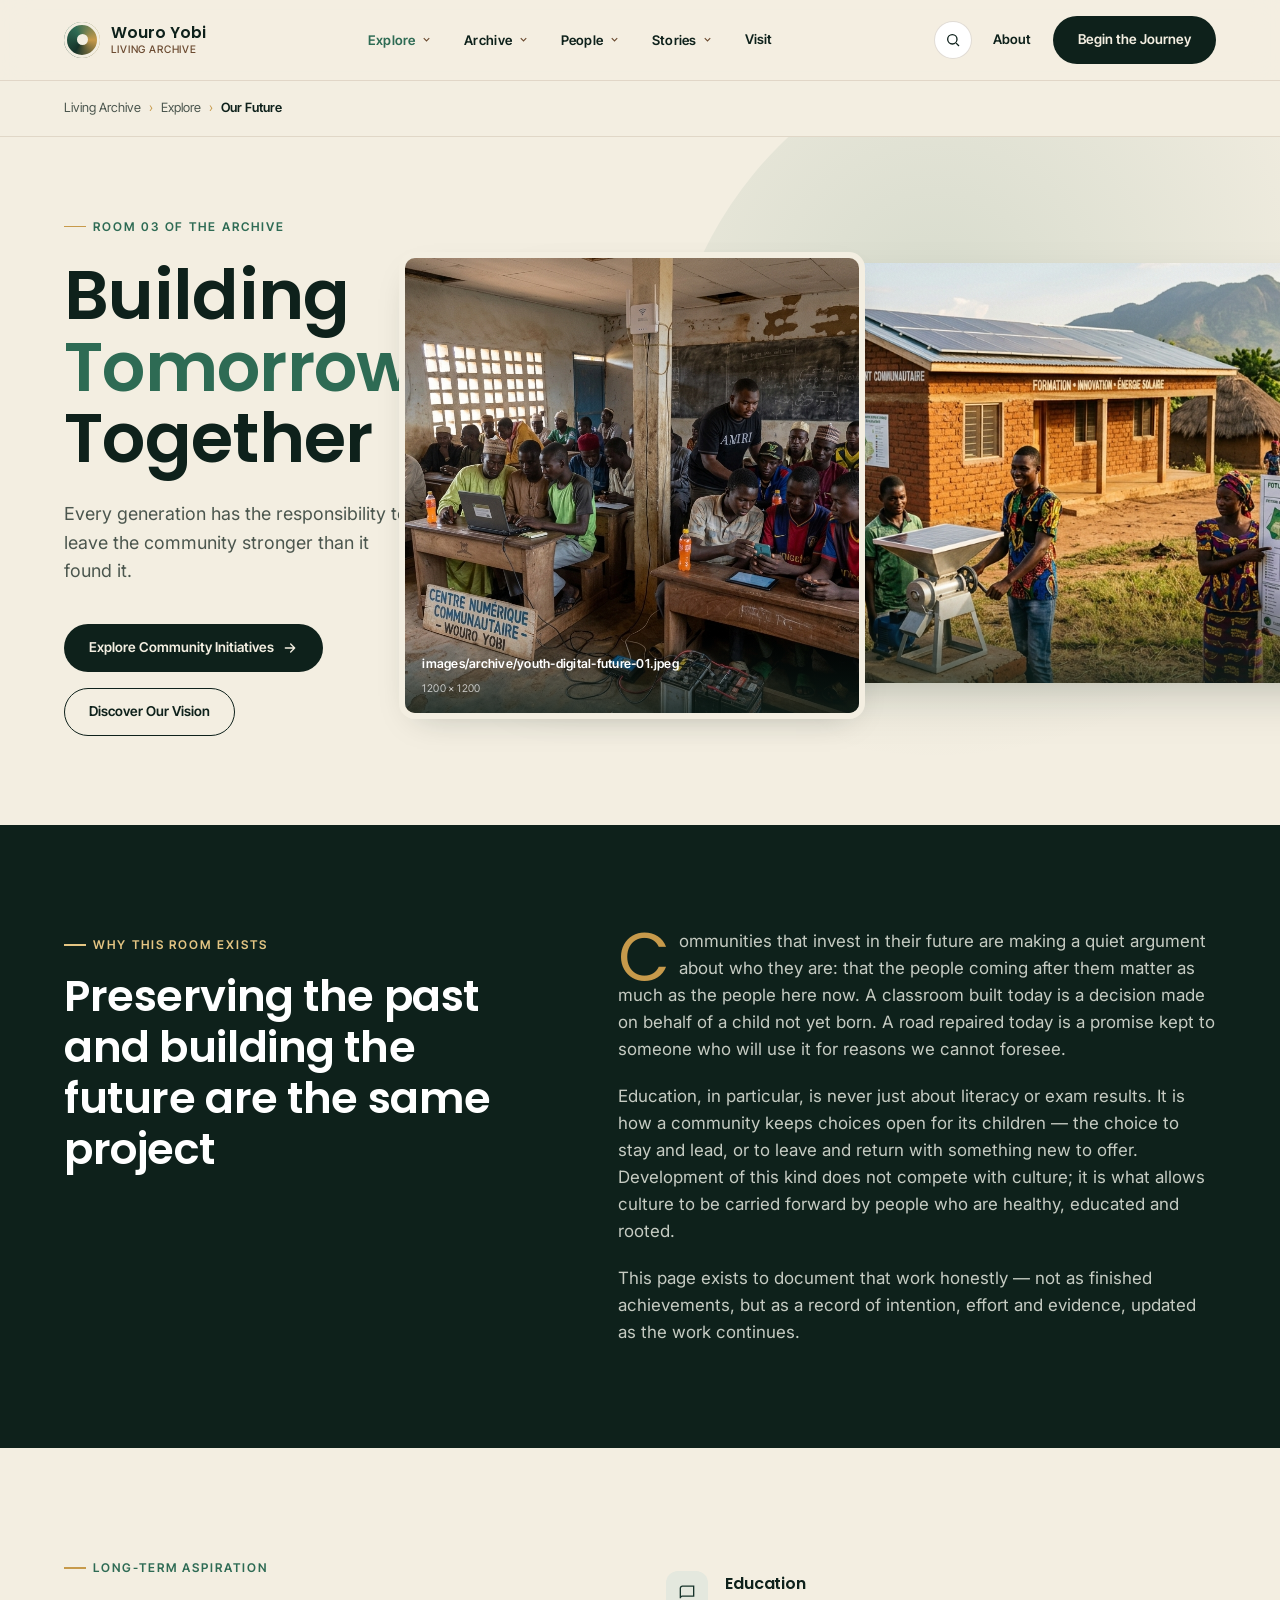
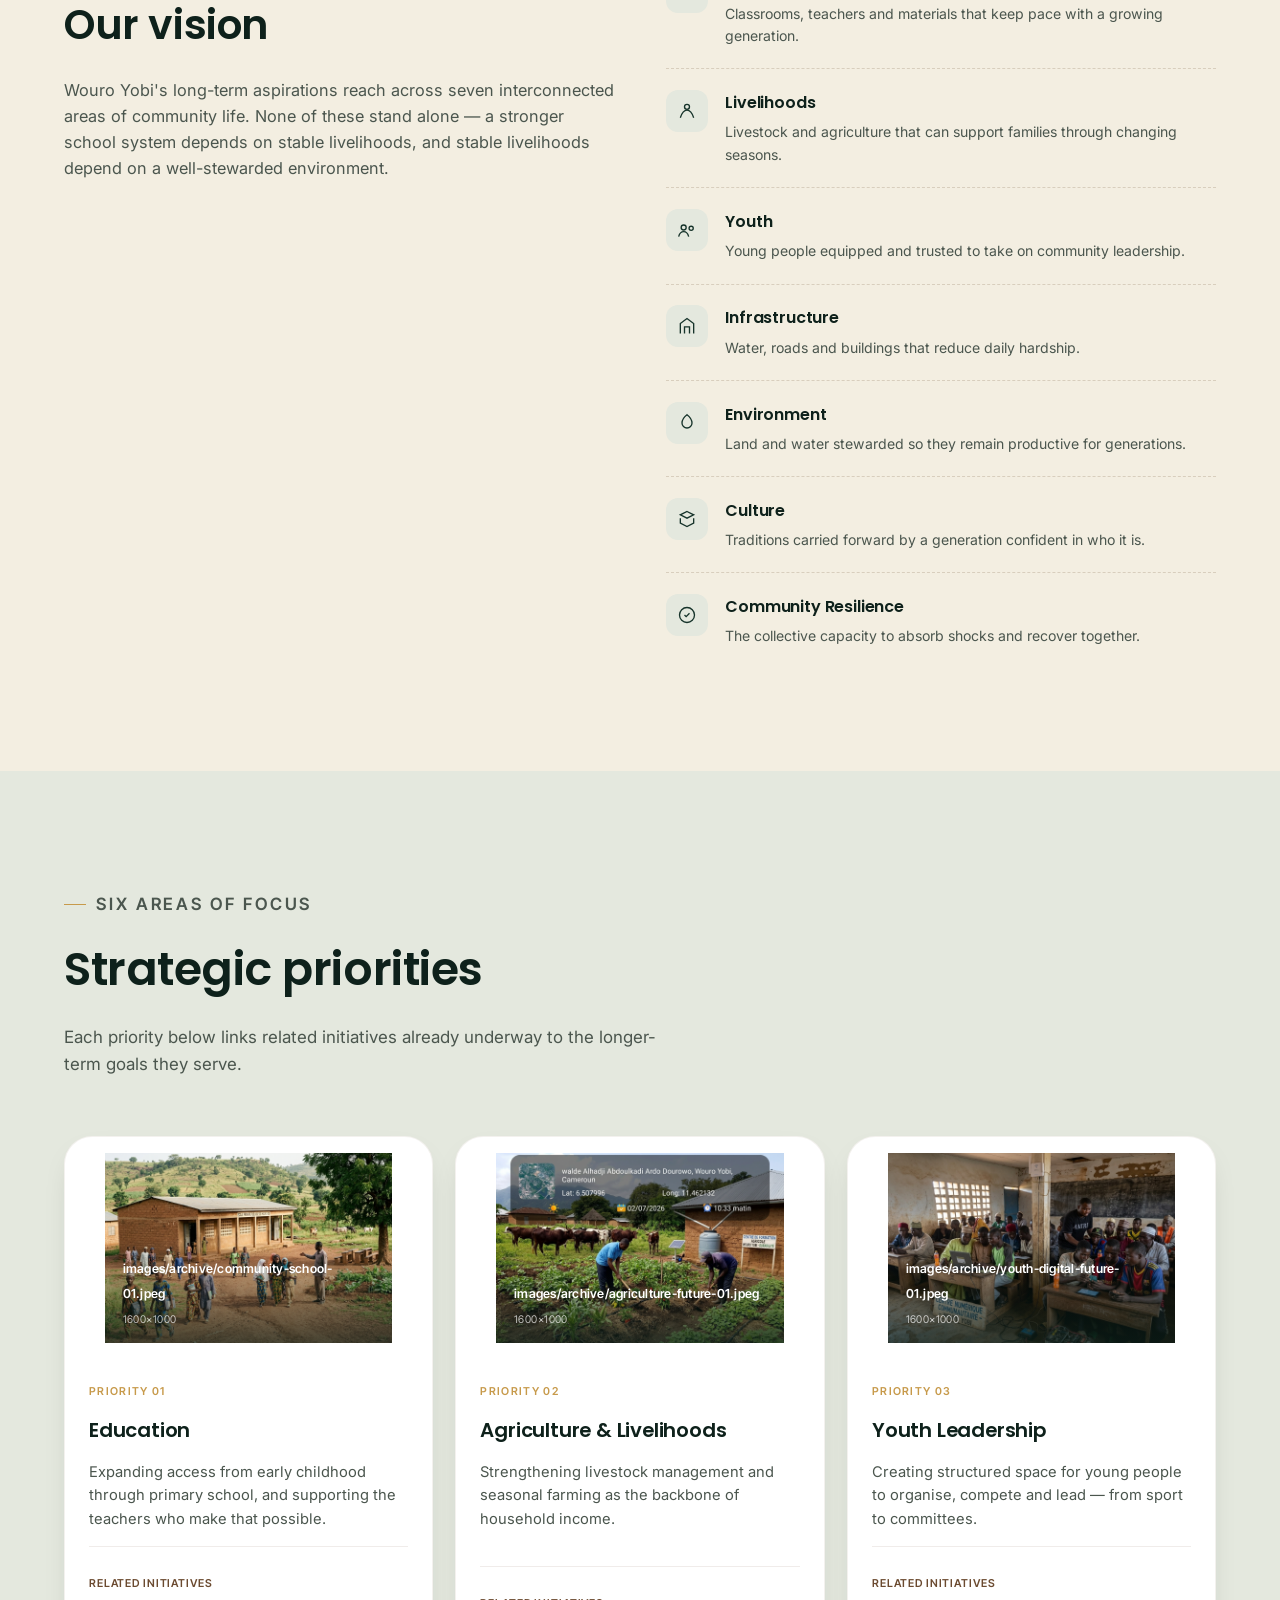
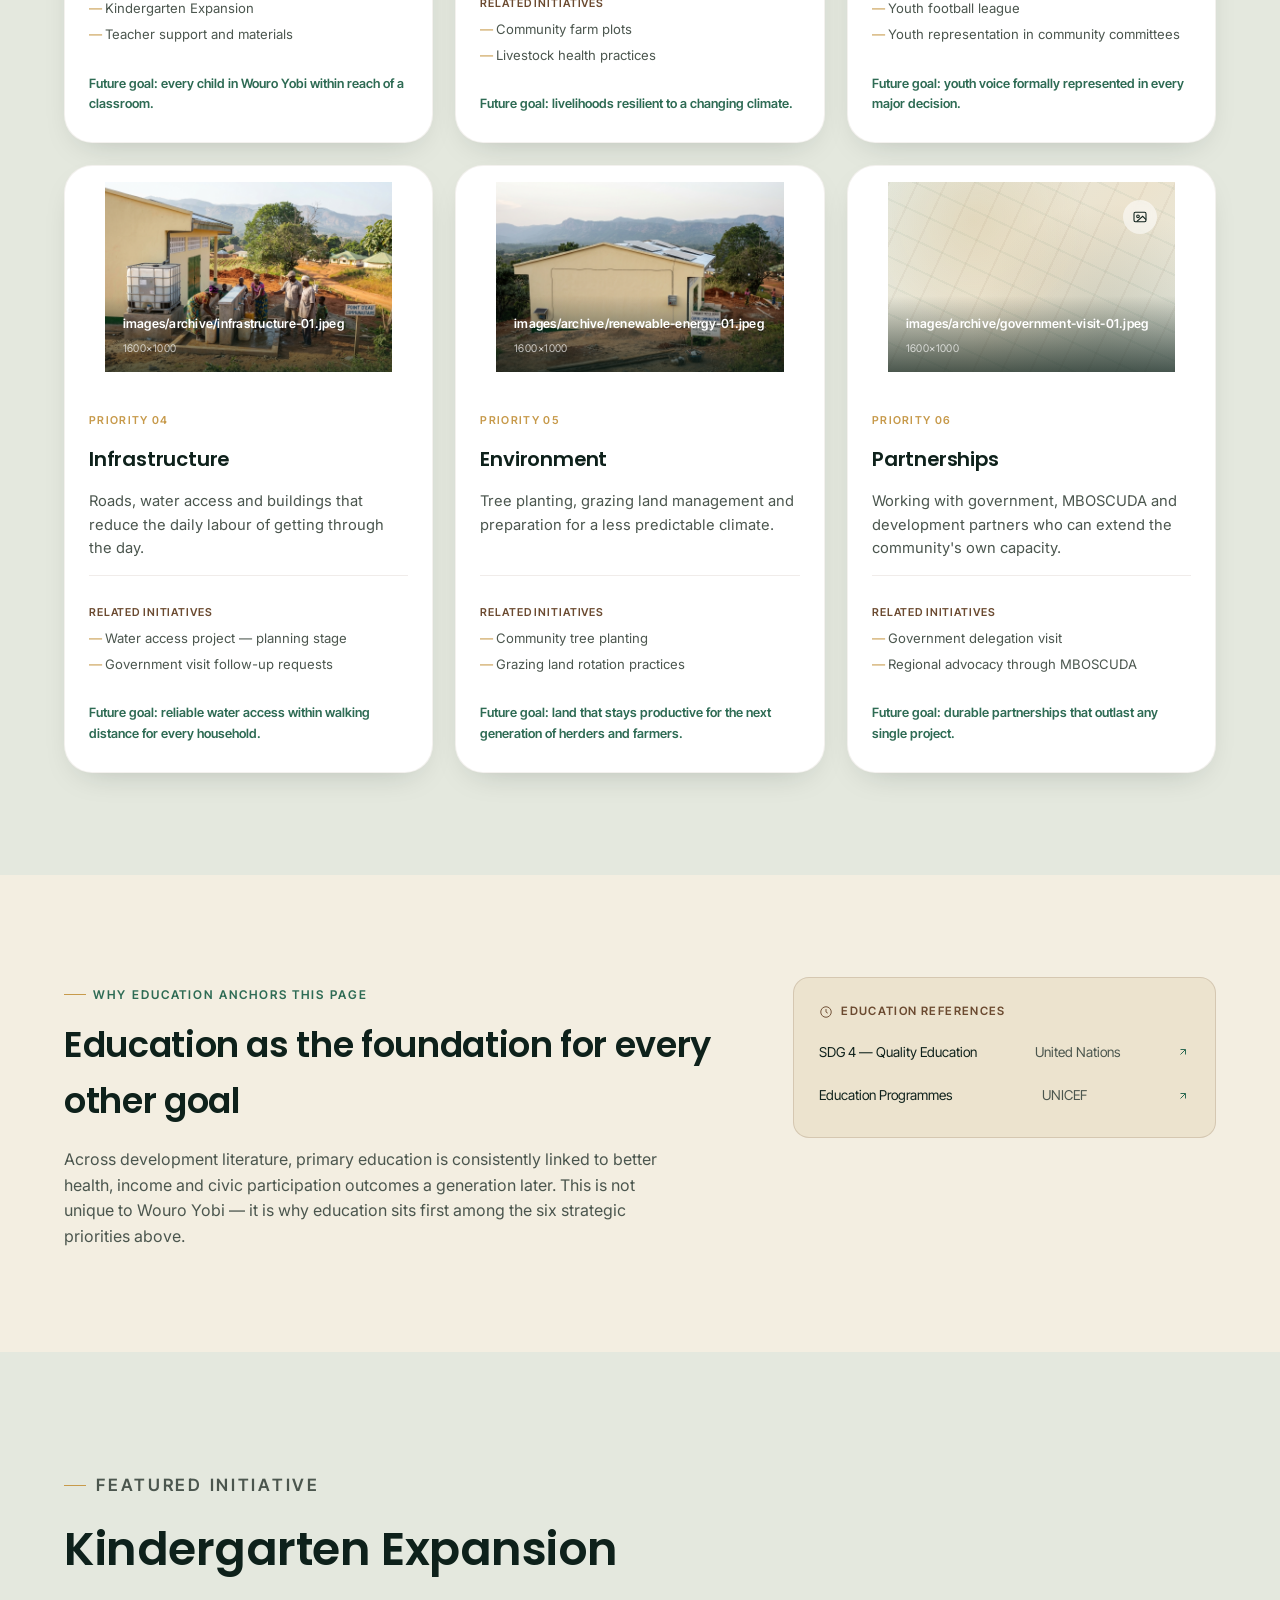
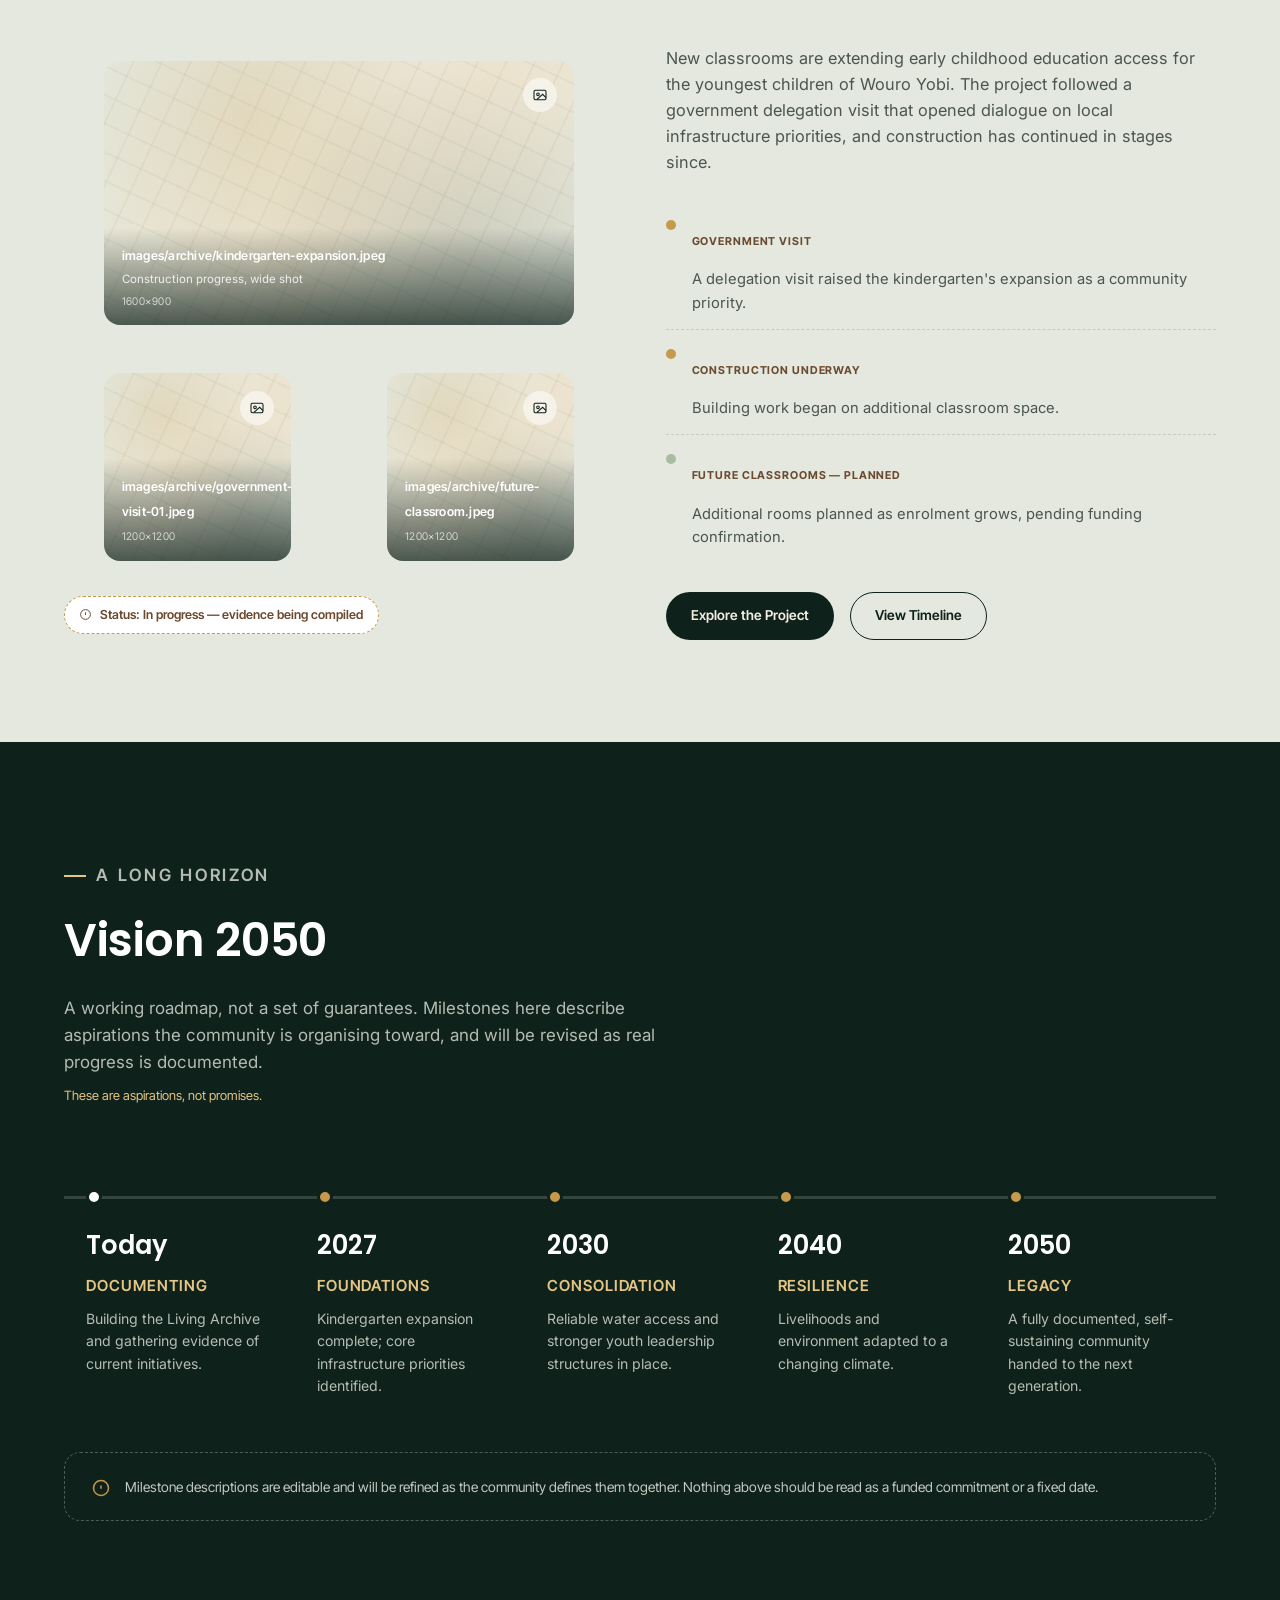
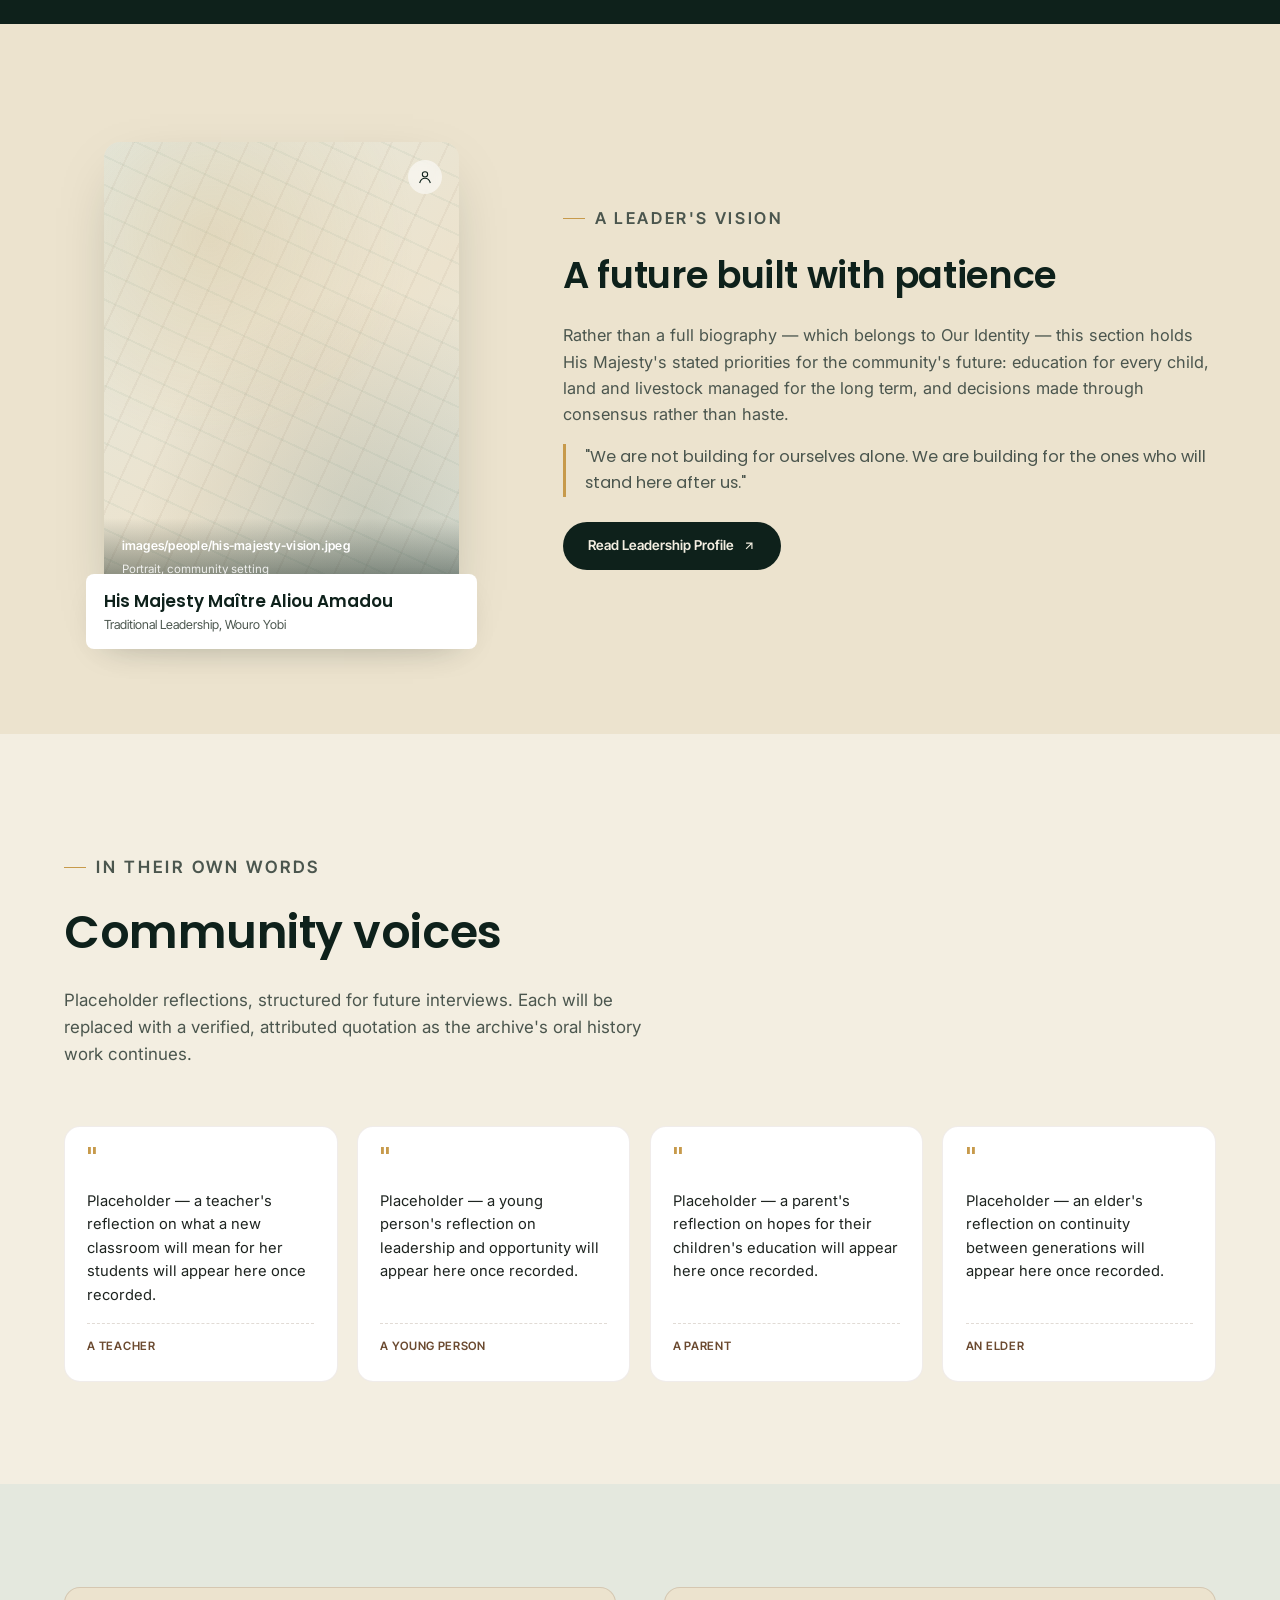
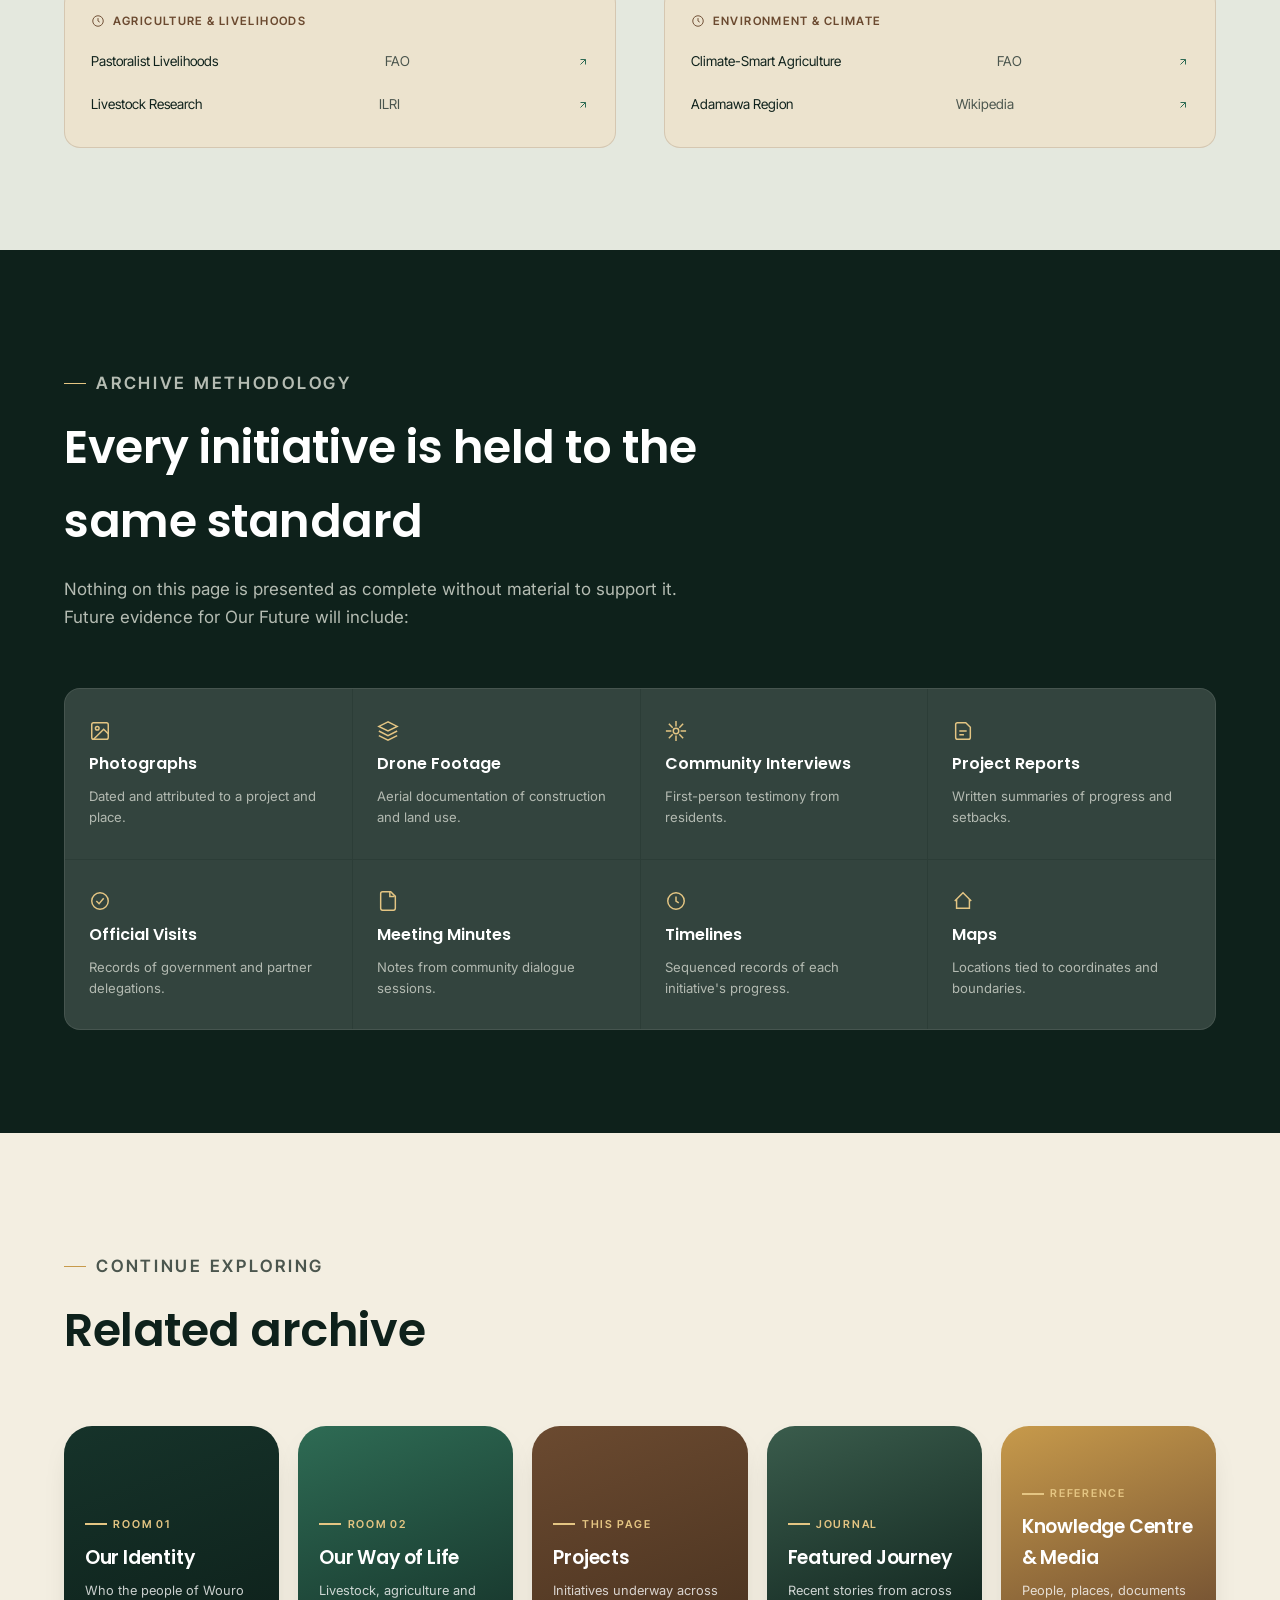
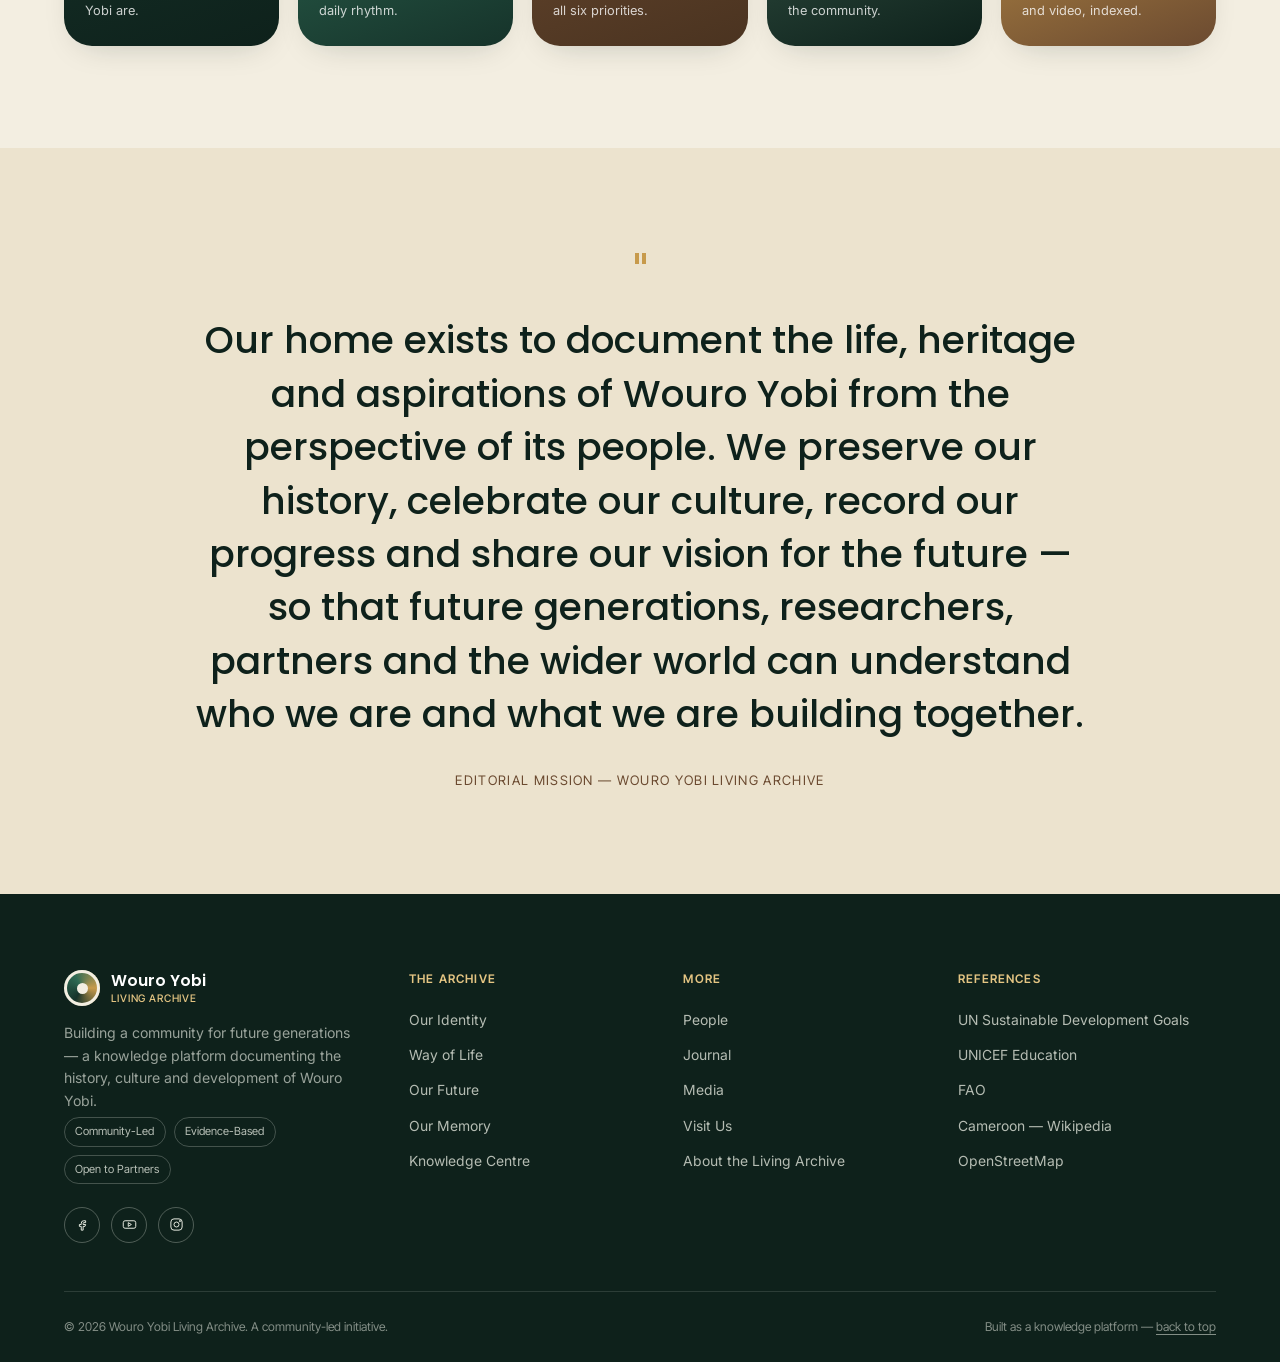
<file: future.html>
<!DOCTYPE html>
<html lang="en">
<head>
<meta charset="UTF-8">
<meta name="viewport" content="width=device-width, initial-scale=1.0">
<title>Our Future — Wouro Yobi Living Archive</title>
<meta name="description" content="What kind of future is Wouro Yobi building? Education, livelihoods, youth leadership, infrastructure, environment and partnerships — the aspirations and evidence behind a community's path forward, documented by its own people.">
<link rel="preconnect" href="https://fonts.googleapis.com">
<link rel="preconnect" href="https://fonts.gstatic.com" crossorigin>
<link href="https://fonts.googleapis.com/css2?family=Poppins:wght@300;400;500;600;700&family=Inter:wght@400;500;600&family=Inter+Tight:wght@500;600&display=swap" rel="stylesheet">
<script type="application/ld+json">
{
  "@context": "https://schema.org",
  "@type": "WebPage",
  "name": "Our Future",
  "description": "What Wouro Yobi is building toward — education, agriculture, youth leadership, infrastructure and environment, alongside the community's traditions.",
  "isPartOf": { "@type": "WebSite", "name": "Wouro Yobi Living Archive" }
}
</script>
<style>
  /* ============================================================
     DESIGN TOKENS — identical to homepage and Our Identity. Do not alter.
     ============================================================ */
  :root{
    --forest: #16332A;
    --forest-deep: #0E211B;
    --emerald: #2E6B54;
    --sage: #A9BBA2;
    --sage-pale: #E4E8DE;
    --beige: #F3EEE1;
    --beige-warm: #ECE3CE;
    --brown: #6B4A30;
    --gold: #C79A4B;
    --gold-soft: #E4C583;
    --ink: #1E2420;
    --ink-soft: #4B564E;
    --white: #FFFFFF;

    --font-display: 'Poppins', sans-serif;
    --font-body: 'Inter', sans-serif;
    --font-caption: 'Inter Tight', sans-serif;

    --max-w: 1280px;
    --edge: clamp(1.5rem, 5vw, 4.5rem);
    --radius-lg: 28px;
    --radius-md: 16px;
    --radius-sm: 8px;
    --shadow-soft: 0 20px 60px -25px rgba(14,33,27,0.35);
    --shadow-card: 0 12px 34px -18px rgba(14,33,27,0.28);
    --ease: cubic-bezier(.22,1,.36,1);
  }

  *,*::before,*::after{box-sizing:border-box;}
  html{scroll-behavior:smooth;}
  @media (prefers-reduced-motion: reduce){
    html{scroll-behavior:auto;}
    *{animation-duration:0.01ms !important; animation-iteration-count:1 !important; transition-duration:0.01ms !important; scroll-behavior:auto !important;}
  }
  body{
    margin:0; font-family:var(--font-body); color:var(--ink); background:var(--beige);
    -webkit-font-smoothing:antialiased; line-height:1.6;
  }
  img{max-width:100%; display:block;}
  a{color:inherit;}
  h1,h2,h3,h4{font-family:var(--font-display); margin:0; color:var(--forest-deep); font-weight:600; letter-spacing:-0.01em;}
  p{margin:0;}
  ul{margin:0; padding:0; list-style:none;}
  button{font-family:inherit; cursor:pointer;}
  :focus-visible{outline:2.5px solid var(--gold); outline-offset:3px; border-radius:4px;}

  .wrap{max-width:var(--max-w); margin:0 auto; padding-inline:var(--edge);}
  .eyebrow{
    font-family:var(--font-caption); font-size:0.75rem; letter-spacing:0.16em; text-transform:uppercase;
    color:var(--emerald); font-weight:600; display:inline-flex; align-items:center; gap:0.6em;
  }
  .eyebrow::before{content:""; width:22px; height:1.5px; background:var(--gold); display:inline-block;}
  .visually-hidden{position:absolute; width:1px; height:1px; padding:0; margin:-1px; overflow:hidden; clip:rect(0,0,0,0); white-space:nowrap; border:0;}

  .reveal{opacity:0; transform:translateY(28px); transition:opacity 0.9s var(--ease), transform 0.9s var(--ease);}
  .reveal.is-visible{opacity:1; transform:none;}
  .reveal-stagger > *{transition-delay:calc(var(--i,0) * 90ms);}

  .skip-link{
    position:absolute; left:1rem; top:-4rem; background:var(--forest-deep); color:var(--white);
    padding:0.8rem 1.2rem; border-radius:var(--radius-sm); z-index:200; transition:top 0.25s var(--ease);
    font-family:var(--font-caption); font-weight:600;
  }
  .skip-link:focus{top:1rem;}

  /* ---------- header / nav (identical) ---------- */
  header.site-header{
    position:sticky; top:0; z-index:100; background:rgba(243,238,225,0.86);
    backdrop-filter:blur(14px) saturate(140%); border-bottom:1px solid rgba(107,74,48,0.14);
  }
  .nav-row{
    max-width:var(--max-w); margin:0 auto; padding:1.05rem var(--edge);
    display:flex; align-items:center; justify-content:space-between; gap:1.5rem;
  }
  .brand{display:flex; align-items:center; gap:0.7rem; text-decoration:none;}
  .brand-mark{
    width:38px; height:38px; border-radius:50%;
    background:conic-gradient(from 210deg, var(--forest), var(--emerald), var(--gold), var(--forest));
    display:grid; place-items:center; flex-shrink:0; box-shadow:inset 0 0 0 3px var(--beige);
  }
  .brand-mark span{width:12px; height:12px; border-radius:50%; background:var(--beige);}
  .brand-name{font-family:var(--font-display); font-size:1.02rem; font-weight:600; color:var(--forest-deep); line-height:1.1;}
  .brand-name small{display:block; font-family:var(--font-caption); font-weight:500; font-size:0.68rem; letter-spacing:0.08em; text-transform:uppercase; color:var(--brown); margin-top:0.2rem;}
  nav.primary-nav ul{display:flex; gap:2.1rem; align-items:center;}
  nav.primary-nav a{font-family:var(--font-caption); font-size:0.86rem; font-weight:500; text-decoration:none; color:var(--ink-soft); position:relative; padding-bottom:4px;}
  nav.primary-nav a::after{content:""; position:absolute; left:0; bottom:0; height:1.5px; width:0; background:var(--gold); transition:width 0.3s var(--ease);}
  nav.primary-nav a:hover::after, nav.primary-nav a:focus-visible::after{width:100%;}
  nav.primary-nav a[aria-current="page"]{color:var(--forest-deep);}
  nav.primary-nav a[aria-current="page"]::after{width:100%;}
  .nav-actions{display:flex; align-items:center; gap:0.8rem;}
  .btn{
    font-family:var(--font-caption); font-weight:600; font-size:0.85rem; padding:0.75rem 1.5rem; border-radius:999px;
    border:1.5px solid transparent; text-decoration:none; display:inline-flex; align-items:center; gap:0.5rem;
    transition:transform 0.35s var(--ease), background 0.35s var(--ease), color 0.35s var(--ease), border-color .35s var(--ease);
  }
  .btn-primary{background:var(--forest-deep); color:var(--beige);}
  .btn-primary:hover{background:var(--emerald); transform:translateY(-2px);}
  .btn-ghost{border-color:var(--forest-deep); color:var(--forest-deep);}
  .btn-ghost:hover{background:var(--forest-deep); color:var(--beige); transform:translateY(-2px);}
  .btn-gold{background:var(--gold); color:var(--forest-deep);}
  .btn-gold:hover{background:var(--gold-soft); transform:translateY(-2px);}
  .nav-toggle{display:none; background:none; border:none; padding:0.4rem;}
  @media (max-width:920px){ nav.primary-nav, .nav-actions .btn-ghost{display:none;} .nav-toggle{display:block;} }

  .page-crumb{padding-block:1.1rem; border-bottom:1px solid rgba(107,74,48,0.14); font-family:var(--font-caption); font-size:0.8rem; color:var(--ink-soft);}
  .page-crumb a{text-decoration:none; color:var(--ink-soft);}
  .page-crumb a:hover{color:var(--emerald);}
  .page-crumb span[aria-hidden]{margin-inline:0.5rem; color:var(--gold);}
  .page-crumb strong{color:var(--forest-deep); font-weight:600;}

  /* ---------- placeholder image component (identical) ---------- */
  .ph{
    position:relative; overflow:hidden; background:linear-gradient(135deg, var(--sage-pale) 0%, var(--beige-warm) 55%, var(--sage-pale) 100%);
    border-radius:var(--radius-md); display:flex; align-items:flex-end; isolation:isolate; min-height:180px;
  }
  .ph::before{
    content:""; position:absolute; inset:0;
    background-image:repeating-linear-gradient(115deg, rgba(107,74,48,0.05) 0 2px, transparent 2px 26px),
      repeating-linear-gradient(25deg, rgba(46,107,84,0.05) 0 2px, transparent 2px 26px);
    z-index:0;
  }
  .ph::after{
    content:""; position:absolute; inset:0; z-index:0;
    background:radial-gradient(circle at 30% 20%, rgba(199,154,75,0.18), transparent 45%),
      radial-gradient(circle at 75% 80%, rgba(22,51,42,0.14), transparent 50%);
  }
  .ph-icon{position:absolute; top:1.1rem; right:1.1rem; z-index:1; width:34px; height:34px; border-radius:50%; background:rgba(255,255,255,0.55); backdrop-filter:blur(4px); display:grid; place-items:center;}
  .ph-icon svg{width:16px; height:16px; stroke:var(--forest-deep);}
  .ph-caption{position:relative; z-index:1; width:100%; padding:0.9rem 1.1rem; margin:0; background:linear-gradient(to top, rgba(14,33,27,0.72), rgba(14,33,27,0)); color:var(--white);}
  .ph-caption .fname{font-family:var(--font-caption); font-size:0.78rem; font-weight:600; letter-spacing:0.02em;}
  .ph-caption .fdesc{display:block; font-size:0.72rem; opacity:0.85; margin-top:0.15rem;}
  .ph-caption .fdim{display:block; font-family:var(--font-caption); font-size:0.66rem; opacity:0.7; margin-top:0.35rem; letter-spacing:0.04em;}
  .ph-square{aspect-ratio:1/1;} .ph-portrait{aspect-ratio:3/4;} .ph-wide{aspect-ratio:16/9;} .ph-panorama{aspect-ratio:21/9;}

  /* ---------- context-reference image variant (identical) ---------- */
  .ref{position:relative; overflow:hidden; border-radius:var(--radius-md); background:linear-gradient(150deg, var(--sage) 0%, var(--forest) 100%); display:flex; align-items:flex-end; min-height:180px;}
  .ref::before{content:""; position:absolute; inset:0; background-image:repeating-linear-gradient(70deg, rgba(255,255,255,0.06) 0 3px, transparent 3px 22px); z-index:0;}
  .ref-badge{position:absolute; top:1.1rem; left:1.1rem; z-index:1; font-family:var(--font-caption); font-size:0.64rem; font-weight:600; letter-spacing:0.08em; text-transform:uppercase; background:rgba(255,255,255,0.9); color:var(--forest-deep); padding:0.32rem 0.7rem; border-radius:999px;}
  .ref-caption{position:relative; z-index:1; width:100%; padding:0.9rem 1.1rem; background:linear-gradient(to top, rgba(14,33,27,0.78), rgba(14,33,27,0)); color:var(--white);}
  .ref-caption .fname{font-family:var(--font-caption); font-size:0.78rem; font-weight:600;}
  .ref-caption .fdesc{display:block; font-size:0.72rem; opacity:0.85; margin-top:0.15rem;}
  .ref-wide{aspect-ratio:16/9;} .ref-panorama{aspect-ratio:21/9;}

  section{padding-block:clamp(4rem, 8vw, 7.5rem); position:relative;}
  .section-head{max-width:64ch; margin-bottom:clamp(2.2rem, 5vw, 3.6rem);}
  .section-head h2{font-size:clamp(2rem, 3.6vw, 3rem); margin-top:0.9rem;}
  .section-head p{margin-top:1.1rem; font-size:1.06rem; color:var(--ink-soft); max-width:56ch;}

  /* ---------- hero (identical structure) ---------- */
  .hero{position:relative; padding-top:clamp(2.5rem, 6vw, 4.5rem); padding-bottom:clamp(3rem, 7vw, 6rem); overflow:hidden;}
  .hero-bg-shape{position:absolute; top:-15%; right:-12%; width:60vw; height:60vw; max-width:900px; max-height:900px; border-radius:50%; background:radial-gradient(circle at 35% 35%, rgba(46,107,84,0.14), rgba(46,107,84,0) 65%); z-index:0; pointer-events:none;}
  .hero-grid{position:relative; z-index:1; display:grid; grid-template-columns:1.05fr 0.95fr; gap:clamp(2rem,4vw,4rem); align-items:center;}
  @media (max-width:940px){ .hero-grid{grid-template-columns:1fr;} }
  .hero-eyebrow{margin-bottom:1.4rem;}
  .hero h1{font-size:clamp(2.6rem, 5.4vw, 4.4rem); line-height:1.04; font-weight:600; color:var(--forest-deep);}
  .hero h1 em{font-style:normal; color:var(--emerald); position:relative;}
  .hero-sub{margin-top:1.6rem; max-width:44ch; font-size:1.12rem; color:var(--ink-soft);}
  .hero-actions{margin-top:2.4rem; display:flex; flex-wrap:wrap; gap:1rem;}
  .hero-visual{position:relative;}
  .hero-visual .ph{min-height:420px; border-radius:var(--radius-lg); box-shadow:var(--shadow-soft);}
  .hero-visual .ph-float{position:absolute; width:44%; bottom:-8%; left:-10%; border:6px solid var(--beige); border-radius:var(--radius-md); box-shadow:var(--shadow-card); min-height:auto;}
  @media (max-width:700px){ .hero-visual .ph-float{display:none;} }

  /* ---------- editorial (identical dark band) ---------- */
  .editorial{background:var(--forest-deep); color:var(--sage-pale);}
  .editorial .wrap{display:grid; grid-template-columns:0.9fr 1.1fr; gap:clamp(2.5rem,5vw,5rem); align-items:start;}
  @media (max-width:920px){ .editorial .wrap{grid-template-columns:1fr;} }
  .editorial .eyebrow{color:var(--gold-soft);} .editorial .eyebrow::before{background:var(--gold-soft);}
  .editorial h2{color:var(--white); font-size:clamp(1.9rem,3.4vw,2.7rem); margin-top:1rem; line-height:1.18;}
  .editorial-drop{font-family:var(--font-display); font-size:4.2rem; line-height:0.7; float:left; margin-right:0.6rem; margin-top:0.4rem; color:var(--gold);}
  .editorial-body p{font-size:1.06rem; color:rgba(228,232,222,0.86); margin-top:1.2rem;}
  .editorial-body p:first-child{margin-top:0;}

  /* ---------- knowledge panel (identical) ---------- */
  .knowledge-panel{background:var(--beige-warm); border:1px solid rgba(107,74,48,0.18); border-radius:var(--radius-md); padding:1.5rem 1.6rem;}
  .knowledge-panel h4{font-family:var(--font-caption); font-size:0.72rem; letter-spacing:0.12em; text-transform:uppercase; color:var(--brown); font-weight:600; margin-bottom:0.9rem; display:flex; align-items:center; gap:0.5rem;}
  .knowledge-panel h4 svg{width:14px; height:14px; stroke:var(--brown);}
  .knowledge-panel ul{display:flex; flex-direction:column; gap:0.55rem;}
  .knowledge-panel a{display:flex; justify-content:space-between; align-items:center; gap:0.6rem; text-decoration:none; font-family:var(--font-caption); font-size:0.85rem; color:var(--forest-deep); padding:0.4rem 0; border-bottom:1px dashed rgba(107,74,48,0.22);}
  .knowledge-panel a:last-child{border-bottom:none;}
  .knowledge-panel a span.src{color:var(--ink-soft); font-weight:400;}
  .knowledge-panel a svg{width:12px; height:12px; stroke:var(--emerald); flex-shrink:0;}
  .knowledge-panel.is-inline{display:grid; grid-template-columns:1fr; gap:0.4rem;}

  /* ---------- vision editorial list ---------- */
  .vision-grid{display:grid; grid-template-columns:1fr 1fr; gap:clamp(2rem,4vw,3.5rem); align-items:start;}
  @media (max-width:920px){ .vision-grid{grid-template-columns:1fr;} }
  .vision-list{display:flex; flex-direction:column; gap:0;}
  .vision-item{display:flex; gap:1.1rem; padding:1.3rem 0; border-bottom:1px dashed rgba(107,74,48,0.2);}
  .vision-item:last-child{border-bottom:none;}
  .vision-icon{width:42px; height:42px; border-radius:12px; background:var(--sage-pale); display:grid; place-items:center; flex-shrink:0;}
  .vision-icon svg{width:20px; height:20px; stroke:var(--forest); fill:none; stroke-width:1.6;}
  .vision-item h4{font-size:1rem;}
  .vision-item p{margin-top:0.35rem; font-size:0.88rem; color:var(--ink-soft);}

  /* ---------- strategic priorities: six large feature cards ---------- */
  .priority-grid{display:grid; grid-template-columns:repeat(3,1fr); gap:1.4rem;}
  @media (max-width:1000px){ .priority-grid{grid-template-columns:repeat(2,1fr);} }
  @media (max-width:640px){ .priority-grid{grid-template-columns:1fr;} }
  .priority-card{background:var(--white); border-radius:var(--radius-lg); overflow:hidden; box-shadow:var(--shadow-card); border:1px solid rgba(107,74,48,0.08); display:flex; flex-direction:column;}
  .priority-card .ph{border-radius:0; min-height:190px;}
  .priority-body{padding:1.5rem 1.5rem 1.7rem; display:flex; flex-direction:column; gap:0.9rem; flex:1;}
  .priority-num{font-family:var(--font-caption); font-size:0.68rem; font-weight:600; letter-spacing:0.12em; text-transform:uppercase; color:var(--gold);}
  .priority-card h3{font-size:1.24rem;}
  .priority-card > .priority-body > p.priority-desc{font-size:0.92rem; color:var(--ink-soft);}
  .priority-sub{margin-top:auto; padding-top:0.6rem; border-top:1px solid rgba(107,74,48,0.1);}
  .priority-sub h5{font-family:var(--font-caption); font-size:0.68rem; text-transform:uppercase; letter-spacing:0.08em; color:var(--brown); font-weight:600; margin-bottom:0.4rem;}
  .priority-sub ul{display:flex; flex-direction:column; gap:0.3rem;}
  .priority-sub li{font-size:0.82rem; color:var(--ink-soft); padding-left:1rem; position:relative;}
  .priority-sub li::before{content:"—"; position:absolute; left:0; color:var(--gold);}
  .priority-goal{margin-top:0.9rem; font-family:var(--font-caption); font-size:0.8rem; color:var(--emerald); font-weight:600;}

  /* ---------- featured initiative ---------- */
  .initiative{background:var(--sage-pale);}
  .initiative-grid{display:grid; grid-template-columns:1fr 1fr; gap:clamp(2rem,4vw,3.5rem); align-items:start;}
  @media (max-width:920px){ .initiative-grid{grid-template-columns:1fr;} }
  .initiative-media{display:grid; grid-template-columns:1fr 1fr; gap:1rem;}
  .initiative-media .ph.col-span-2{grid-column:span 2;}
  .initiative-status{display:inline-flex; align-items:center; gap:0.5rem; margin-top:1.2rem; font-family:var(--font-caption); font-size:0.78rem; font-weight:600; color:var(--brown); background:var(--white); border:1px dashed var(--gold); padding:0.5rem 0.9rem; border-radius:999px;}
  .initiative-status svg{width:13px; height:13px; stroke:var(--brown);}
  .initiative-timeline{margin-top:1.6rem; display:flex; flex-direction:column; gap:0;}
  .initiative-step{display:flex; gap:1rem; padding:0.85rem 0; border-bottom:1px dashed rgba(107,74,48,0.2);}
  .initiative-step:last-child{border-bottom:none;}
  .initiative-dot{width:10px; height:10px; border-radius:50%; background:var(--gold); flex-shrink:0; margin-top:0.35rem;}
  .initiative-step.is-future .initiative-dot{background:var(--sage);}
  .initiative-step h5{font-family:var(--font-caption); font-size:0.68rem; text-transform:uppercase; letter-spacing:0.08em; color:var(--brown);}
  .initiative-step p{font-size:0.92rem; color:var(--ink-soft); margin-top:0.2rem;}
  .initiative-actions{margin-top:1.8rem; display:flex; flex-wrap:wrap; gap:1rem;}

  /* ---------- vision 2050 roadmap ---------- */
  .roadmap{background:var(--forest-deep); color:var(--sage-pale);}
  .roadmap .eyebrow{color:var(--gold-soft);} .roadmap .eyebrow::before{background:var(--gold-soft);}
  .roadmap .section-head h2{color:var(--white);}
  .roadmap .section-head p{color:rgba(228,232,222,0.78);}
  .roadmap-note{font-family:var(--font-caption); font-size:0.8rem; color:var(--gold-soft); margin-top:0.6rem; display:block;}
  .roadmap-track{
    display:grid; grid-auto-flow:column; grid-auto-columns:minmax(210px,1fr); gap:0;
    overflow-x:auto; padding-top:2rem; padding-bottom:1rem;
    margin-inline:calc(var(--edge) * -1); padding-inline:var(--edge);
  }
  .roadmap-track::-webkit-scrollbar{height:6px;}
  .roadmap-track::-webkit-scrollbar-thumb{background:var(--emerald); border-radius:6px;}
  .roadmap-stop{position:relative; padding:1.8rem 1.4rem 0;}
  .roadmap-stop::before{content:""; position:absolute; top:0; left:0; right:0; height:3px; background:rgba(228,232,222,0.18);}
  .roadmap-stop::after{content:""; position:absolute; top:-7px; left:1.4rem; width:16px; height:16px; border-radius:50%; background:var(--gold); border:3px solid var(--forest-deep);}
  .roadmap-stop.is-today::after{background:var(--white);}
  .roadmap-year{font-family:var(--font-display); font-size:1.6rem; color:var(--white); font-weight:600;}
  .roadmap-stop h4{font-size:0.95rem; color:var(--gold-soft); margin-top:0.5rem; font-family:var(--font-caption); text-transform:uppercase; letter-spacing:0.06em; font-weight:600;}
  .roadmap-stop p{font-size:0.88rem; color:rgba(228,232,222,0.78); margin-top:0.6rem; max-width:24ch;}
  .roadmap-disclaimer{
    margin-top:2.4rem; padding:1.4rem 1.6rem; border:1px dashed rgba(228,232,222,0.3); border-radius:var(--radius-md);
    font-family:var(--font-caption); font-size:0.86rem; color:rgba(228,232,222,0.85); display:flex; gap:0.9rem; align-items:flex-start;
  }
  .roadmap-disclaimer svg{width:20px; height:20px; stroke:var(--gold); flex-shrink:0; margin-top:0.15rem;}

  /* ---------- spotlight (identical, reused for His Majesty) ---------- */
  .spotlight{background:var(--beige-warm);}
  .spotlight-grid{display:grid; grid-template-columns:0.8fr 1.2fr; gap:clamp(2rem,5vw,4rem); align-items:center;}
  @media (max-width:920px){ .spotlight-grid{grid-template-columns:1fr;} }
  .spotlight-portrait{position:relative;}
  .spotlight-portrait .ph{box-shadow:var(--shadow-soft); min-height:440px;}
  .spotlight-role{position:absolute; bottom:-1.1rem; left:1.4rem; right:1.4rem; background:var(--white); border-radius:var(--radius-sm); padding:0.9rem 1.1rem; box-shadow:var(--shadow-card); font-family:var(--font-caption); font-size:0.78rem; color:var(--ink-soft);}
  .spotlight-role strong{display:block; font-family:var(--font-display); font-size:1.05rem; color:var(--forest-deep); font-weight:600;}
  .spotlight-body h3{font-size:clamp(1.8rem,3vw,2.3rem); margin-top:0.9rem;}
  .spotlight-body p{margin-top:1.1rem; color:var(--ink-soft); font-size:1.02rem;}
  .spotlight-quote{margin-top:1.6rem; padding-left:1.2rem; border-left:3px solid var(--gold); font-family:var(--font-display); font-weight:400; font-size:1.1rem; color:var(--forest-deep);}
  .spotlight-body .btn{margin-top:1.6rem;}

  /* ---------- community voices (reusable quote grid) ---------- */
  .voices-grid{display:grid; grid-template-columns:repeat(4,1fr); gap:1.2rem;}
  @media (max-width:920px){ .voices-grid{grid-template-columns:repeat(2,1fr);} }
  @media (max-width:560px){ .voices-grid{grid-template-columns:1fr;} }
  .voice-card{background:var(--white); border-radius:var(--radius-md); padding:1.6rem 1.4rem; border:1px solid rgba(107,74,48,0.1); display:flex; flex-direction:column; gap:1rem;}
  .voice-mark{font-family:var(--font-display); font-size:2.2rem; color:var(--gold); line-height:0.6;}
  .voice-card p.quote{font-size:0.92rem; color:var(--ink); font-style:normal; flex:1;}
  .voice-role{font-family:var(--font-caption); font-size:0.72rem; text-transform:uppercase; letter-spacing:0.06em; color:var(--brown); font-weight:600; border-top:1px dashed rgba(107,74,48,0.2); padding-top:0.8rem;}

  /* ---------- evidence (identical) ---------- */
  .evidence{background:var(--forest-deep); color:var(--sage-pale);}
  .evidence .eyebrow{color:var(--gold-soft);} .evidence .eyebrow::before{background:var(--gold-soft);}
  .evidence .section-head h2{color:var(--white);}
  .evidence .section-head p{color:rgba(228,232,222,0.78);}
  .evidence-grid{display:grid; grid-template-columns:repeat(4,1fr); gap:1px; background:rgba(228,232,222,0.14); border-radius:var(--radius-md); overflow:hidden; border:1px solid rgba(228,232,222,0.14);}
  @media (max-width:880px){ .evidence-grid{grid-template-columns:repeat(2,1fr);} }
  .evidence-cell{background:rgba(228,232,222,0.04); padding:1.9rem 1.5rem; display:flex; flex-direction:column; gap:0.6rem;}
  .evidence-cell svg{width:22px; height:22px; stroke:var(--gold-soft); fill:none; stroke-width:1.6;}
  .evidence-cell strong{font-family:var(--font-display); font-size:1rem; color:var(--white); font-weight:600;}
  .evidence-cell span{font-size:0.82rem; color:rgba(228,232,222,0.72);}

  /* ---------- related archive (identical explore-card) ---------- */
  .explore-grid{display:grid; grid-template-columns:repeat(5,1fr); gap:1.2rem;}
  @media (max-width:1080px){ .explore-grid{grid-template-columns:repeat(2,1fr);} }
  @media (max-width:600px){ .explore-grid{grid-template-columns:1fr;} }
  .explore-card{position:relative; border-radius:var(--radius-lg); overflow:hidden; min-height:220px; display:flex; align-items:flex-end; text-decoration:none; color:var(--white); box-shadow:var(--shadow-card);}
  .explore-card::before{content:""; position:absolute; inset:0; background:linear-gradient(160deg, var(--forest) 0%, var(--forest-deep) 100%); transition:transform 0.6s var(--ease);}
  .explore-card:nth-child(2)::before{background:linear-gradient(160deg, var(--emerald) 0%, var(--forest) 100%);}
  .explore-card:nth-child(3)::before{background:linear-gradient(160deg, var(--brown) 0%, #4a3320 100%);}
  .explore-card:nth-child(4)::before{background:linear-gradient(160deg, #3a5c4c 0%, var(--forest-deep) 100%);}
  .explore-card:nth-child(5)::before{background:linear-gradient(160deg, var(--gold) 0%, var(--brown) 100%);}
  .explore-card:hover::before{transform:scale(1.06);}
  .explore-content{position:relative; z-index:1; padding:1.5rem 1.3rem;}
  .explore-content .eyebrow{color:var(--gold-soft); font-size:0.68rem;} .explore-content .eyebrow::before{background:var(--gold-soft);}
  .explore-content h3{color:var(--white); font-size:1.18rem; margin-top:0.6rem;}
  .explore-content p{font-size:0.8rem; color:rgba(255,255,255,0.78); margin-top:0.5rem;}

  /* ---------- editorial mission (identical) ---------- */
  .mission{background:var(--beige-warm); text-align:center;}
  .mission blockquote{max-width:56rem; margin:0 auto; font-family:var(--font-display); font-size:clamp(1.5rem, 3.4vw, 2.35rem); line-height:1.42; color:var(--forest-deep); font-weight:500;}
  .mission cite{display:block; margin-top:1.8rem; font-family:var(--font-caption); font-style:normal; font-size:0.82rem; letter-spacing:0.1em; text-transform:uppercase; color:var(--brown);}
  .mission-mark{font-family:var(--font-display); font-size:3.4rem; color:var(--gold); display:block; margin-bottom:0.6rem; line-height:1;}

  /* ---------- footer (identical) ---------- */
  footer.site-footer{background:var(--forest-deep); color:rgba(228,232,222,0.75); padding-top:clamp(3.5rem,6vw,5rem);}
  .footer-top{display:grid; grid-template-columns:1.3fr 1fr 1fr 1.1fr; gap:2.5rem; padding-bottom:3rem; border-bottom:1px solid rgba(228,232,222,0.14);}
  @media (max-width:880px){ .footer-top{grid-template-columns:1fr 1fr;} }
  @media (max-width:560px){ .footer-top{grid-template-columns:1fr;} }
  .footer-brand p{margin-top:1rem; font-size:0.88rem; max-width:32ch; color:rgba(228,232,222,0.65);}
  .footer-social{display:flex; gap:0.7rem; margin-top:1.4rem;}
  .footer-social a{width:36px; height:36px; border-radius:50%; border:1px solid rgba(228,232,222,0.3); display:grid; place-items:center; text-decoration:none;}
  .footer-social a svg{width:15px; height:15px; stroke:var(--sage-pale);}
  .footer-social a:hover{background:var(--gold); border-color:var(--gold);}
  .footer-social a:hover svg{stroke:var(--forest-deep);}
  .footer-col h4{font-family:var(--font-caption); font-size:0.74rem; text-transform:uppercase; letter-spacing:0.1em; color:var(--gold-soft); margin-bottom:1.1rem; font-weight:600;}
  .footer-col ul{display:flex; flex-direction:column; gap:0.6rem;}
  .footer-col a{text-decoration:none; font-size:0.87rem; color:rgba(228,232,222,0.78);}
  .footer-col a:hover{color:var(--gold-soft);}
  .footer-values{display:flex; flex-wrap:wrap; gap:0.5rem; margin-top:0.3rem;}
  .footer-values li{font-family:var(--font-caption); font-size:0.7rem; padding:0.3rem 0.65rem; border:1px solid rgba(228,232,222,0.25); border-radius:999px; color:rgba(228,232,222,0.8);}
  .footer-bottom{display:flex; justify-content:space-between; align-items:center; flex-wrap:wrap; gap:1rem; padding-block:1.6rem; font-family:var(--font-caption); font-size:0.76rem; color:rgba(228,232,222,0.55);}
  .footer-bottom a{text-decoration:underline; text-underline-offset:3px;}

  .col-span-2{grid-column:span 2;}
  @media (max-width:600px){ .col-span-2{grid-column:span 1;} }

  /* ============================================================
     HEADER / NAVIGATION — restructured: nested dropdowns + search
     ============================================================ */
  header.site-header{position:sticky; top:0; z-index:120; background:rgba(243,238,225,0.92); backdrop-filter:blur(14px) saturate(140%); border-bottom:1px solid rgba(107,74,48,0.14);}
  .nav-row{max-width:var(--max-w); margin:0 auto; padding:1rem var(--edge); display:flex; align-items:center; justify-content:space-between; gap:1.5rem;}
  .brand{display:flex; align-items:center; gap:0.7rem; text-decoration:none;}
  .brand-mark{width:36px; height:36px; border-radius:50%; background:conic-gradient(from 210deg, var(--forest), var(--emerald), var(--gold), var(--forest)); display:grid; place-items:center; flex-shrink:0; box-shadow:inset 0 0 0 3px var(--beige);}
  .brand-mark span{width:11px; height:11px; border-radius:50%; background:var(--beige);}
  .brand-name{font-family:var(--font-display); font-size:0.98rem; font-weight:600; color:var(--forest-deep); line-height:1.1;}
  .brand-name small{display:block; font-family:var(--font-caption); font-weight:500; font-size:0.65rem; letter-spacing:0.08em; text-transform:uppercase; color:var(--brown); margin-top:0.2rem;}

  nav.primary-nav-v2{display:flex; align-items:center; gap:0.3rem;}
  .nav-item{position:relative;}
  .nav-trigger{
    font-family:var(--font-caption); font-size:0.83rem; font-weight:600; letter-spacing:0.02em; color:var(--forest-deep);
    background:none; border:none; padding:0.6rem 0.85rem; border-radius:999px; display:inline-flex; align-items:center; gap:0.35rem;
    transition:background 0.25s var(--ease);
  }
  .nav-trigger:hover, .nav-trigger[aria-expanded="true"]{background:rgba(22,51,42,0.07);}
  .nav-trigger svg{width:11px; height:11px; stroke:var(--brown); transition:transform 0.25s var(--ease);}
  .nav-trigger[aria-expanded="true"] svg{transform:rotate(180deg);}
  .nav-simple{
    font-family:var(--font-caption); font-size:0.83rem; font-weight:600; color:var(--forest-deep); text-decoration:none;
    padding:0.6rem 0.85rem; border-radius:999px; transition:background 0.25s var(--ease);
  }
  .nav-simple:hover{background:rgba(22,51,42,0.07);}

  .nav-panel{
    position:absolute; top:calc(100% + 10px); left:50%; transform:translateX(-50%) translateY(-6px);
    width:340px; background:var(--white); border-radius:var(--radius-md); box-shadow:var(--shadow-soft);
    border:1px solid rgba(107,74,48,0.12); padding:1.4rem;
    opacity:0; pointer-events:none; transition:opacity 0.25s var(--ease), transform 0.25s var(--ease);
    z-index:130;
  }
  .nav-item.is-open .nav-panel{opacity:1; pointer-events:auto; transform:translateX(-50%) translateY(0);}
  .nav-panel-num{font-family:var(--font-caption); font-size:0.68rem; font-weight:700; letter-spacing:0.1em; color:var(--gold);}
  .nav-panel h4{font-size:0.78rem; text-transform:uppercase; letter-spacing:0.1em; color:var(--brown); font-family:var(--font-caption); font-weight:700; margin-top:0.2rem; padding-bottom:0.8rem; border-bottom:1px solid rgba(107,74,48,0.12); margin-bottom:0.8rem;}
  .nav-panel ul{display:flex; flex-direction:column; gap:0.3rem;}
  .nav-panel a{
    display:flex; align-items:center; justify-content:space-between; gap:0.8rem; text-decoration:none;
    padding:0.65rem 0.6rem; border-radius:var(--radius-sm); transition:background 0.2s var(--ease);
  }
  .nav-panel a:hover{background:var(--beige-warm);}
  .nav-panel a strong{display:block; font-family:var(--font-display); font-size:0.9rem; color:var(--forest-deep); font-weight:600;}
  .nav-panel a span{display:block; font-family:var(--font-caption); font-size:0.74rem; color:var(--ink-soft); margin-top:0.15rem;}
  .nav-panel a svg{width:13px; height:13px; stroke:var(--emerald); flex-shrink:0; opacity:0; transition:opacity 0.2s var(--ease), transform 0.2s var(--ease);}
  .nav-panel a:hover svg{opacity:1; transform:translateX(2px);}

  .nav-actions{display:flex; align-items:center; gap:0.5rem;}
  .search-trigger{
    width:38px; height:38px; border-radius:50%; border:1.5px solid rgba(107,74,48,0.2); background:var(--white);
    display:grid; place-items:center; transition:border-color 0.25s var(--ease), transform 0.25s var(--ease);
  }
  .search-trigger:hover{border-color:var(--gold); transform:translateY(-1px);}
  .search-trigger svg{width:16px; height:16px; stroke:var(--forest-deep);}
  .nav-toggle{display:none; background:none; border:none; padding:0.4rem;}

  @media (max-width:1080px){
    nav.primary-nav-v2, .nav-actions .nav-simple, .nav-actions .btn-ghost{display:none;}
    .nav-toggle{display:block;}
  }

  /* Mobile nav drawer */
  .mobile-drawer{
    display:none; position:fixed; inset:0; z-index:200; background:rgba(14,33,27,0.5);
  }
  .mobile-drawer.is-open{display:block;}
  .mobile-drawer-panel{
    position:absolute; top:0; right:0; bottom:0; width:min(360px, 88vw); background:var(--beige);
    padding:1.6rem; overflow-y:auto; box-shadow:var(--shadow-soft);
  }
  .mobile-drawer-close{width:38px; height:38px; border-radius:50%; background:var(--white); border:1px solid rgba(107,74,48,0.2); display:grid; place-items:center; margin-left:auto;}
  .mobile-drawer-close svg{width:16px; height:16px; stroke:var(--forest-deep);}
  .mobile-group{margin-top:1.4rem; border-top:1px solid rgba(107,74,48,0.15); padding-top:1rem;}
  .mobile-group summary{list-style:none; cursor:pointer; font-family:var(--font-caption); font-size:0.78rem; font-weight:700; letter-spacing:0.08em; text-transform:uppercase; color:var(--brown); display:flex; justify-content:space-between; align-items:center;}
  .mobile-group summary::-webkit-details-marker{display:none;}
  .mobile-group ul{margin-top:0.8rem; display:flex; flex-direction:column; gap:0.7rem;}
  .mobile-group a{text-decoration:none; font-family:var(--font-display); font-size:0.98rem; color:var(--forest-deep); font-weight:500;}

  /* ============================================================
     SEARCH OVERLAY
     ============================================================ */
  .search-overlay{
    position:fixed; inset:0; z-index:300; background:rgba(14,33,27,0.75); backdrop-filter:blur(3px);
    display:none; align-items:flex-start; justify-content:center; padding:8vh 1.5rem 2rem;
  }
  .search-overlay.is-open{display:flex;}
  .search-panel{
    width:100%; max-width:680px; background:var(--beige); border-radius:var(--radius-lg); box-shadow:var(--shadow-soft);
    padding:clamp(1.6rem,3vw,2.2rem); max-height:80vh; overflow-y:auto;
  }
  .search-panel-head{display:flex; justify-content:space-between; align-items:flex-start; gap:1rem;}
  .search-panel-head h2{font-size:1.3rem;}
  .search-close{width:36px; height:36px; border-radius:50%; background:var(--white); border:1px solid rgba(107,74,48,0.2); display:grid; place-items:center; flex-shrink:0;}
  .search-close svg{width:15px; height:15px; stroke:var(--forest-deep);}
  .search-input-row{position:relative; margin-top:1.4rem;}
  .search-input-row svg{position:absolute; left:1.1rem; top:50%; transform:translateY(-50%); width:18px; height:18px; stroke:var(--ink-soft);}
  #archiveSearchInput{
    width:100%; padding:0.95rem 1.2rem 0.95rem 3rem; border-radius:999px; border:1.5px solid rgba(107,74,48,0.25);
    background:var(--white); font-family:var(--font-body); font-size:1rem; color:var(--ink);
  }
  #archiveSearchInput:focus{outline:none; border-color:var(--gold);}
  .search-mode-row{display:flex; gap:0.6rem; margin-top:1rem;}
  .search-mode-btn{
    font-family:var(--font-caption); font-size:0.8rem; font-weight:600; padding:0.55rem 1.1rem; border-radius:999px;
    border:1.5px solid rgba(107,74,48,0.2); background:var(--white); color:var(--ink-soft);
  }
  .search-mode-btn.is-active{background:var(--forest-deep); color:var(--beige); border-color:var(--forest-deep);}
  .search-suggestions{display:flex; flex-wrap:wrap; gap:0.5rem; margin-top:1.2rem;}
  .search-suggestions button{
    font-family:var(--font-caption); font-size:0.75rem; padding:0.4rem 0.8rem; border-radius:999px; background:var(--sage-pale);
    color:var(--forest-deep); border:none;
  }
  .search-results{margin-top:1.4rem; display:flex; flex-direction:column; gap:1.2rem;}
  .search-group h5{font-family:var(--font-caption); font-size:0.68rem; text-transform:uppercase; letter-spacing:0.1em; color:var(--brown); margin-bottom:0.5rem;}
  .search-result{display:block; text-decoration:none; padding:0.75rem 0.85rem; border-radius:var(--radius-sm); transition:background 0.2s var(--ease);}
  .search-result:hover{background:var(--beige-warm);}
  .search-result strong{display:block; font-family:var(--font-display); font-size:0.94rem; color:var(--forest-deep); font-weight:600;}
  .search-result span{display:block; font-family:var(--font-caption); font-size:0.78rem; color:var(--ink-soft); margin-top:0.2rem;}
  .search-empty{font-family:var(--font-caption); font-size:0.85rem; color:var(--ink-soft); padding:0.6rem 0.2rem;}
  .search-web-cta{
    margin-top:1.2rem; padding:1rem 1.1rem; background:var(--beige-warm); border-radius:var(--radius-md);
    display:flex; justify-content:space-between; align-items:center; gap:1rem; flex-wrap:wrap;
  }
  .search-web-cta p{font-family:var(--font-caption); font-size:0.82rem; color:var(--brown);}

  /* ============================================================

  /* Active-state indication for current page in nested nav */
  .nav-panel a[aria-current="page"]{background:var(--beige-warm);}
  .nav-panel a[aria-current="page"] strong{color:var(--emerald);}
  .nav-trigger.is-current-group{color:var(--emerald);}
  .nav-simple[aria-current="page"]{color:var(--emerald); background:rgba(46,107,84,0.08);}

</style>
</head>
<body>

<a class="skip-link" href="#main">Skip to main content</a>

<header class="site-header">
  <div class="nav-row">
    <a class="brand" href="index.html" aria-label="Wouro Yobi Living Archive, home">
      <span class="brand-mark" aria-hidden="true"><span></span></span>
      <span class="brand-name">Wouro Yobi<small>Living Archive</small></span>
    </a>

    <nav class="primary-nav-v2" aria-label="Primary">
      <div class="nav-item" data-nav-item>
        <button class="nav-trigger is-current-group" aria-expanded="false" aria-controls="panel-explore">Explore
          <svg viewBox="0 0 24 24" fill="none" stroke="currentColor" stroke-width="2.4"><path d="M6 9l6 6 6-6"/></svg>
        </button>
        <div class="nav-panel" id="panel-explore" role="menu">
          <span class="nav-panel-num">01</span>
          <h4>Explore</h4>
          <ul>
            <li><a href="identity.html"><span><strong>Our Identity</strong><span>Who the people of Wouro Yobi are.</span></span><svg viewBox="0 0 24 24" fill="none" stroke="currentColor" stroke-width="2"><path d="M5 12h14M13 6l6 6-6 6"/></svg></a></li>
            <li><a href="life.html"><span><strong>Way of Life</strong><span>Seasons, livestock and daily rhythm.</span></span><svg viewBox="0 0 24 24" fill="none" stroke="currentColor" stroke-width="2"><path d="M5 12h14M13 6l6 6-6 6"/></svg></a></li>
            <li><a href="future.html" aria-current="page"><span><strong>Our Future</strong><span>Education, youth and development.</span></span><svg viewBox="0 0 24 24" fill="none" stroke="currentColor" stroke-width="2"><path d="M5 12h14M13 6l6 6-6 6"/></svg></a></li>
            <li><a href="memory.html"><span><strong>Our Memory</strong><span>Oral history, elders and the timeline.</span></span><svg viewBox="0 0 24 24" fill="none" stroke="currentColor" stroke-width="2"><path d="M5 12h14M13 6l6 6-6 6"/></svg></a></li>
          </ul>
        </div>
      </div>

      <div class="nav-item" data-nav-item>
        <button class="nav-trigger" aria-expanded="false" aria-controls="panel-archive">Archive
          <svg viewBox="0 0 24 24" fill="none" stroke="currentColor" stroke-width="2.4"><path d="M6 9l6 6 6-6"/></svg>
        </button>
        <div class="nav-panel" id="panel-archive" role="menu">
          <span class="nav-panel-num">02</span>
          <h4>Archive</h4>
          <ul>
            <li><a href="index.html#knowledge-centre"><span><strong>Knowledge Centre</strong><span>People, places, documents and video.</span></span><svg viewBox="0 0 24 24" fill="none" stroke="currentColor" stroke-width="2"><path d="M5 12h14M13 6l6 6-6 6"/></svg></a></li>
            <li><a href="community.html"><span><strong>Places</strong><span>Geography that grounds every story.</span></span><svg viewBox="0 0 24 24" fill="none" stroke="currentColor" stroke-width="2"><path d="M5 12h14M13 6l6 6-6 6"/></svg></a></li>
            <li><a href="memory.html#objects"><span><strong>Documents</strong><span>Records and evidence, catalogued.</span></span><svg viewBox="0 0 24 24" fill="none" stroke="currentColor" stroke-width="2"><path d="M5 12h14M13 6l6 6-6 6"/></svg></a></li>
            <li><a href="index.html#discover"><span><strong>Maps</strong><span>Where Wouro Yobi sits, precisely.</span></span><svg viewBox="0 0 24 24" fill="none" stroke="currentColor" stroke-width="2"><path d="M5 12h14M13 6l6 6-6 6"/></svg></a></li>
            <li><a href="index.html#timeline"><span><strong>Timeline</strong><span>Regional history to the present day.</span></span><svg viewBox="0 0 24 24" fill="none" stroke="currentColor" stroke-width="2"><path d="M5 12h14M13 6l6 6-6 6"/></svg></a></li>
          </ul>
        </div>
      </div>

      <div class="nav-item" data-nav-item>
        <button class="nav-trigger" aria-expanded="false" aria-controls="panel-people">People
          <svg viewBox="0 0 24 24" fill="none" stroke="currentColor" stroke-width="2.4"><path d="M6 9l6 6 6-6"/></svg>
        </button>
        <div class="nav-panel" id="panel-people" role="menu">
          <span class="nav-panel-num">03</span>
          <h4>People</h4>
          <ul>
            <li><a href="leadership.html"><span><strong>Leaders</strong><span>Traditional and community leadership.</span></span><svg viewBox="0 0 24 24" fill="none" stroke="currentColor" stroke-width="2"><path d="M5 12h14M13 6l6 6-6 6"/></svg></a></li>
            <li><a href="people.html#elders-heading"><span><strong>Elders</strong><span>Voices that remember.</span></span><svg viewBox="0 0 24 24" fill="none" stroke="currentColor" stroke-width="2"><path d="M5 12h14M13 6l6 6-6 6"/></svg></a></li>
            <li><a href="people.html#stories-heading"><span><strong>Community Voices</strong><span>Story types waiting for real accounts.</span></span><svg viewBox="0 0 24 24" fill="none" stroke="currentColor" stroke-width="2"><path d="M5 12h14M13 6l6 6-6 6"/></svg></a></li>
          </ul>
        </div>
      </div>

      <div class="nav-item" data-nav-item>
        <button class="nav-trigger" aria-expanded="false" aria-controls="panel-stories">Stories
          <svg viewBox="0 0 24 24" fill="none" stroke="currentColor" stroke-width="2.4"><path d="M6 9l6 6 6-6"/></svg>
        </button>
        <div class="nav-panel" id="panel-stories" role="menu">
          <span class="nav-panel-num">04</span>
          <h4>Stories</h4>
          <ul>
            <li><a href="journal.html"><span><strong>Journal</strong><span>Field notes and stories in progress.</span></span><svg viewBox="0 0 24 24" fill="none" stroke="currentColor" stroke-width="2"><path d="M5 12h14M13 6l6 6-6 6"/></svg></a></li>
            <li><a href="media.html"><span><strong>Media</strong><span>Photographs of people and place.</span></span><svg viewBox="0 0 24 24" fill="none" stroke="currentColor" stroke-width="2"><path d="M5 12h14M13 6l6 6-6 6"/></svg></a></li>
            <li><a href="journal.html#stories"><span><strong>Events</strong><span>Dated moments as they're documented.</span></span><svg viewBox="0 0 24 24" fill="none" stroke="currentColor" stroke-width="2"><path d="M5 12h14M13 6l6 6-6 6"/></svg></a></li>
          </ul>
        </div>
      </div>

      <a class="nav-simple" href="visit.html">Visit</a>
    </nav>

    <div class="nav-actions">
      <button class="search-trigger" id="searchTrigger" aria-haspopup="dialog" aria-controls="searchOverlay" aria-label="Search the Living Archive">
        <svg viewBox="0 0 24 24" fill="none" stroke="currentColor" stroke-width="2"><circle cx="11" cy="11" r="7"/><path d="M21 21l-4.35-4.35"/></svg>
      </button>
      <a class="nav-simple" href="about.html">About</a>
      <a class="btn btn-primary btn-sm" href="#initiative">Begin the Journey</a>
      <button class="nav-toggle" id="mobileNavOpen" aria-label="Open menu" aria-haspopup="dialog" aria-controls="mobileDrawer">
        <svg width="22" height="22" viewBox="0 0 24 24" fill="none" stroke="#16332A" stroke-width="1.8"><path d="M3 6h18M3 12h18M3 18h18" stroke-linecap="round"/></svg>
      </button>
    </div>
  </div>
</header>
<div class="page-crumb">
  <div class="wrap">
    <a href="index.html">Living Archive</a><span aria-hidden="true">›</span><a href="index.html#pathways">Explore</a><span aria-hidden="true">›</span><strong>Our Future</strong>
  </div>
</div>

<!-- Mobile drawer -->
<div class="mobile-drawer" id="mobileDrawer" role="dialog" aria-modal="true" aria-label="Site menu">
  <div class="mobile-drawer-panel">
    <div style="display:flex; align-items:center;">
      <span class="brand-name">Wouro Yobi<small>Living Archive</small></span>
      <button class="mobile-drawer-close" id="mobileNavClose" aria-label="Close menu"><svg viewBox="0 0 24 24" fill="none" stroke="currentColor" stroke-width="2"><path d="M6 6l12 12M18 6L6 18"/></svg></button>
    </div>
    <button class="search-launch" id="mobileSearchLaunch" style="margin-top:1.4rem; box-shadow:none; border:1px solid rgba(107,74,48,0.2);">
      <svg viewBox="0 0 24 24" fill="none" stroke="currentColor" stroke-width="2"><circle cx="11" cy="11" r="7"/><path d="M21 21l-4.35-4.35"/></svg>
      <span>Search the archive…</span>
    </button>
    <details class="mobile-group" open>
      <summary>Explore <svg width="12" height="12" viewBox="0 0 24 24" fill="none" stroke="currentColor" stroke-width="2.4"><path d="M6 9l6 6 6-6"/></svg></summary>
      <ul>
        <li><a href="identity.html">Our Identity</a></li>
        <li><a href="life.html">Way of Life</a></li>
        <li><a href="future.html">Our Future</a></li>
        <li><a href="memory.html">Our Memory</a></li>
      </ul>
    </details>
    <details class="mobile-group">
      <summary>Archive <svg width="12" height="12" viewBox="0 0 24 24" fill="none" stroke="currentColor" stroke-width="2.4"><path d="M6 9l6 6 6-6"/></svg></summary>
      <ul>
        <li><a href="index.html#knowledge-centre">Knowledge Centre</a></li>
        <li><a href="index.html#discover">Maps</a></li>
        <li><a href="index.html#timeline">Timeline</a></li>
      </ul>
    </details>
    <details class="mobile-group">
      <summary>People <svg width="12" height="12" viewBox="0 0 24 24" fill="none" stroke="currentColor" stroke-width="2.4"><path d="M6 9l6 6 6-6"/></svg></summary>
      <ul>
        <li><a href="people.html">Leaders</a></li>
        <li><a href="people.html#elders-heading">Elders</a></li>
        <li><a href="people.html#stories-heading">Community Voices</a></li>
      </ul>
    </details>
    <details class="mobile-group">
      <summary>Stories <svg width="12" height="12" viewBox="0 0 24 24" fill="none" stroke="currentColor" stroke-width="2.4"><path d="M6 9l6 6 6-6"/></svg></summary>
      <ul>
        <li><a href="journal.html">Journal</a></li>
        <li><a href="media.html">Media</a></li>
      </ul>
    </details>
    <div class="mobile-group">
      <ul>
        <li><a href="visit.html">Visit Us</a></li>
        <li><a href="about.html">About the Living Archive</a></li>
      </ul>
    </div>
  </div>
</div>

<!-- ============================================================
     SEARCH OVERLAY
     ============================================================ -->
<div class="search-overlay" id="searchOverlay">
  <div class="search-panel" role="dialog" aria-modal="true" aria-labelledby="searchPanelHeading">
    <div class="search-panel-head">
      <h2 id="searchPanelHeading">Search the Living Archive</h2>
      <button class="search-close" id="searchClose" aria-label="Close search"><svg viewBox="0 0 24 24" fill="none" stroke="currentColor" stroke-width="2"><path d="M6 6l12 12M18 6L6 18"/></svg></button>
    </div>
    <div class="search-input-row">
      <svg viewBox="0 0 24 24" fill="none" stroke="currentColor" stroke-width="2"><circle cx="11" cy="11" r="7"/><path d="M21 21l-4.35-4.35"/></svg>
      <label for="archiveSearchInput" class="visually-hidden">Search Wouro Yobi, people, places, stories</label>
      <input type="text" id="archiveSearchInput" placeholder="Search Wouro Yobi, people, places, stories…" autocomplete="off">
    </div>
    <div class="search-mode-row" role="group" aria-label="Search scope">
      <button class="search-mode-btn is-active" data-mode="archive" id="modeArchiveBtn">Search Archive</button>
      <button class="search-mode-btn" data-mode="web" id="modeWebBtn">Search Wider Web</button>
    </div>
    <div class="search-suggestions" id="searchSuggestions">
      <button type="button">People</button><button type="button">Places</button><button type="button">Memory</button>
      <button type="button">Agriculture</button><button type="button">Education</button><button type="button">History</button>
      <button type="button">Journal</button><button type="button">Media</button>
    </div>
    <div class="search-results" id="searchResults" aria-live="polite"></div>
    <div class="search-web-cta" id="searchWebCta" hidden>
      <p>Search the wider web for: <strong id="webQueryLabel"></strong></p>
      <a class="btn btn-primary btn-sm" id="webSearchLink" href="#" target="_blank" rel="noopener noreferrer">Open Web Search</a>
    </div>
  </div>
</div>


<main id="main">

  <!-- ============================================================
       1. HERO
       ============================================================ -->
  <section class="hero" id="top">
    <div class="hero-bg-shape" aria-hidden="true"></div>
    <div class="wrap hero-grid">
      <div class="hero-copy reveal">
        <p class="eyebrow hero-eyebrow">Room 03 of the Archive</p>
        <h1>Building <em>Tomorrow</em> Together</h1>
        <p class="hero-sub">Every generation has the responsibility to leave the community stronger than it found it.</p>
        <div class="hero-actions">
          <a class="btn btn-primary" href="#priorities">Explore Community Initiatives
            <svg width="16" height="16" viewBox="0 0 24 24" fill="none" stroke="currentColor" stroke-width="2"><path d="M5 12h14M13 6l6 6-6 6" stroke-linecap="round" stroke-linejoin="round"/></svg>
          </a>
          <a class="btn btn-ghost" href="#vision">Discover Our Vision</a>
        </div>
      </div>
      <div class="hero-visual reveal">
        <figure class="ph ph-panorama" style="min-height:420px;"><img src="images/archive/wouro-yobi-future.jpeg" alt="" loading="lazy" style="position:absolute;inset:0;width:100%;height:100%;object-fit:cover;z-index:1;" onload="this.nextElementSibling.style.display='none';" onerror="this.style.display='none';">
          <div class="ph-icon" aria-hidden="true"><svg viewBox="0 0 24 24" fill="none" stroke-width="1.6"><rect x="3" y="5" width="18" height="14" rx="2"/><circle cx="9" cy="11" r="2"/><path d="M21 16l-5-5-9 8"/></svg></div>
          <figcaption class="ph-caption">
            <span class="fname">images/archive/wouro-yobi-future.jpeg</span>
            <span class="fdesc">Wide view of a community development site, golden hour</span>
            <span class="fdim">Recommended 1920 × 1080</span>
          </figcaption>
        </figure>
        <figure class="ph ph-square ph-float"><img src="images/archive/youth-digital-future-01.jpeg" alt="" loading="lazy" style="position:absolute;inset:0;width:100%;height:100%;object-fit:cover;z-index:1;" onload="this.nextElementSibling.style.display='none';" onerror="this.style.display='none';">
          <div class="ph-icon" aria-hidden="true"><svg viewBox="0 0 24 24" fill="none" stroke-width="1.6"><rect x="3" y="5" width="18" height="14" rx="2"/><circle cx="9" cy="11" r="2"/><path d="M21 16l-5-5-9 8"/></svg></div>
          <figcaption class="ph-caption"><span class="fname">images/archive/youth-digital-future-01.jpeg</span><span class="fdim">1200 × 1200</span></figcaption>
        </figure>
      </div>
    </div>
  </section>

  <!-- ============================================================
       2. EDITORIAL INTRODUCTION
       ============================================================ -->
  <section class="editorial" aria-labelledby="editorial-heading">
    <div class="wrap reveal">
      <div>
        <p class="eyebrow">Why This Room Exists</p>
        <h2 id="editorial-heading">Preserving the past and building the future are the same project</h2>
      </div>
      <div class="editorial-body">
        <p><span class="editorial-drop" aria-hidden="true">C</span>ommunities that invest in their future are making a quiet argument about who they are: that the people coming after them matter as much as the people here now. A classroom built today is a decision made on behalf of a child not yet born. A road repaired today is a promise kept to someone who will use it for reasons we cannot foresee.</p>
        <p>Education, in particular, is never just about literacy or exam results. It is how a community keeps choices open for its children — the choice to stay and lead, or to leave and return with something new to offer. Development of this kind does not compete with culture; it is what allows culture to be carried forward by people who are healthy, educated and rooted.</p>
        <p>This page exists to document that work honestly — not as finished achievements, but as a record of intention, effort and evidence, updated as the work continues.</p>
      </div>
    </div>
  </section>

  <!-- ============================================================
       3. OUR VISION
       ============================================================ -->
  <section id="vision" aria-labelledby="vision-heading">
    <div class="wrap">
      <div class="vision-grid">
        <div class="reveal">
          <p class="eyebrow">Long-Term Aspiration</p>
          <h2 id="vision-heading" style="font-size:clamp(1.9rem,3.2vw,2.6rem); margin-top:0.9rem;">Our vision</h2>
          <p style="margin-top:1.2rem; color:var(--ink-soft); font-size:1.02rem; max-width:56ch;">Wouro Yobi's long-term aspirations reach across seven interconnected areas of community life. None of these stand alone — a stronger school system depends on stable livelihoods, and stable livelihoods depend on a well-stewarded environment.</p>
        </div>
        <div class="vision-list reveal">
          <div class="vision-item"><div class="vision-icon" aria-hidden="true"><svg viewBox="0 0 24 24"><path d="M4 19.5A2.5 2.5 0 016.5 17H20V5H6.5A2.5 2.5 0 004 7.5v12z"/></svg></div><div><h4>Education</h4><p>Classrooms, teachers and materials that keep pace with a growing generation.</p></div></div>
          <div class="vision-item"><div class="vision-icon" aria-hidden="true"><svg viewBox="0 0 24 24"><path d="M4 20c2-6 4-9 8-9s6 3 8 9"/><circle cx="12" cy="7" r="3"/></svg></div><div><h4>Livelihoods</h4><p>Livestock and agriculture that can support families through changing seasons.</p></div></div>
          <div class="vision-item"><div class="vision-icon" aria-hidden="true"><svg viewBox="0 0 24 24"><circle cx="8" cy="9" r="3"/><circle cx="17" cy="10" r="2.5"/><path d="M2 20c1-4 3-6 6-6s5 2 6 6"/></svg></div><div><h4>Youth</h4><p>Young people equipped and trusted to take on community leadership.</p></div></div>
          <div class="vision-item"><div class="vision-icon" aria-hidden="true"><svg viewBox="0 0 24 24"><path d="M4 21V9l8-6 8 6v12"/><path d="M9 21v-8h6v8"/></svg></div><div><h4>Infrastructure</h4><p>Water, roads and buildings that reduce daily hardship.</p></div></div>
          <div class="vision-item"><div class="vision-icon" aria-hidden="true"><svg viewBox="0 0 24 24"><path d="M12 2c4 3 6 6 6 10a6 6 0 01-12 0c0-4 2-7 6-10z"/></svg></div><div><h4>Environment</h4><p>Land and water stewarded so they remain productive for generations.</p></div></div>
          <div class="vision-item"><div class="vision-icon" aria-hidden="true"><svg viewBox="0 0 24 24"><path d="M12 3l8 4-8 4-8-4 8-4z"/><path d="M4 11v6l8 4 8-4v-6"/></svg></div><div><h4>Culture</h4><p>Traditions carried forward by a generation confident in who it is.</p></div></div>
          <div class="vision-item"><div class="vision-icon" aria-hidden="true"><svg viewBox="0 0 24 24"><path d="M9 12l2 2 4-4"/><circle cx="12" cy="12" r="9"/></svg></div><div><h4>Community Resilience</h4><p>The collective capacity to absorb shocks and recover together.</p></div></div>
        </div>
      </div>
    </div>
  </section>

  <!-- ============================================================
       4. STRATEGIC PRIORITIES
       ============================================================ -->
  <section id="priorities" style="background:var(--sage-pale);" aria-labelledby="priorities-heading">
    <div class="wrap">
      <div class="section-head reveal">
        <p class="eyebrow">Six Areas of Focus</p>
        <h2 id="priorities-heading">Strategic priorities</h2>
        <p>Each priority below links related initiatives already underway to the longer-term goals they serve.</p>
      </div>
      <div class="priority-grid reveal reveal-stagger">
        <article class="priority-card" style="--i:0">
          <figure class="ph"><img src="images/archive/community-school-01.jpeg" alt="" loading="lazy" style="position:absolute;inset:0;width:100%;height:100%;object-fit:cover;z-index:1;" onload="this.nextElementSibling.style.display='none';" onerror="this.style.display='none';"><div class="ph-icon" aria-hidden="true"><svg viewBox="0 0 24 24" fill="none" stroke-width="1.6"><rect x="3" y="5" width="18" height="14" rx="2"/><circle cx="9" cy="11" r="2"/><path d="M21 16l-5-5-9 8"/></svg></div><figcaption class="ph-caption"><span class="fname">images/archive/community-school-01.jpeg</span><span class="fdim">1600×1000</span></figcaption></figure>
          <div class="priority-body">
            <p class="priority-num">Priority 01</p>
            <h3>Education</h3>
            <p class="priority-desc">Expanding access from early childhood through primary school, and supporting the teachers who make that possible.</p>
            <div class="priority-sub">
              <h5>Related Initiatives</h5>
              <ul><li>Kindergarten Expansion</li><li>Teacher support and materials</li></ul>
            </div>
            <p class="priority-goal">Future goal: every child in Wouro Yobi within reach of a classroom.</p>
          </div>
        </article>
        <article class="priority-card" style="--i:1">
          <figure class="ph"><img src="images/archive/agriculture-future-01.jpeg" alt="" loading="lazy" style="position:absolute;inset:0;width:100%;height:100%;object-fit:cover;z-index:1;" onload="this.nextElementSibling.style.display='none';" onerror="this.style.display='none';"><div class="ph-icon" aria-hidden="true"><svg viewBox="0 0 24 24" fill="none" stroke-width="1.6"><rect x="3" y="5" width="18" height="14" rx="2"/><circle cx="9" cy="11" r="2"/><path d="M21 16l-5-5-9 8"/></svg></div><figcaption class="ph-caption"><span class="fname">images/archive/agriculture-future-01.jpeg</span><span class="fdim">1600×1000</span></figcaption></figure>
          <div class="priority-body">
            <p class="priority-num">Priority 02</p>
            <h3>Agriculture &amp; Livelihoods</h3>
            <p class="priority-desc">Strengthening livestock management and seasonal farming as the backbone of household income.</p>
            <div class="priority-sub">
              <h5>Related Initiatives</h5>
              <ul><li>Community farm plots</li><li>Livestock health practices</li></ul>
            </div>
            <p class="priority-goal">Future goal: livelihoods resilient to a changing climate.</p>
          </div>
        </article>
        <article class="priority-card" style="--i:2">
          <figure class="ph"><img src="images/archive/youth-digital-future-01.jpeg" alt="" loading="lazy" style="position:absolute;inset:0;width:100%;height:100%;object-fit:cover;z-index:1;" onload="this.nextElementSibling.style.display='none';" onerror="this.style.display='none';"><div class="ph-icon" aria-hidden="true"><svg viewBox="0 0 24 24" fill="none" stroke-width="1.6"><rect x="3" y="5" width="18" height="14" rx="2"/><circle cx="9" cy="11" r="2"/><path d="M21 16l-5-5-9 8"/></svg></div><figcaption class="ph-caption"><span class="fname">images/archive/youth-digital-future-01.jpeg</span><span class="fdim">1600×1000</span></figcaption></figure>
          <div class="priority-body">
            <p class="priority-num">Priority 03</p>
            <h3>Youth Leadership</h3>
            <p class="priority-desc">Creating structured space for young people to organise, compete and lead — from sport to committees.</p>
            <div class="priority-sub">
              <h5>Related Initiatives</h5>
              <ul><li>Youth football league</li><li>Youth representation in community committees</li></ul>
            </div>
            <p class="priority-goal">Future goal: youth voice formally represented in every major decision.</p>
          </div>
        </article>
        <article class="priority-card" style="--i:3">
          <figure class="ph"><img src="images/archive/infrastructure-01.jpeg" alt="" loading="lazy" style="position:absolute;inset:0;width:100%;height:100%;object-fit:cover;z-index:1;" onload="this.nextElementSibling.style.display='none';" onerror="this.style.display='none';"><div class="ph-icon" aria-hidden="true"><svg viewBox="0 0 24 24" fill="none" stroke-width="1.6"><rect x="3" y="5" width="18" height="14" rx="2"/><circle cx="9" cy="11" r="2"/><path d="M21 16l-5-5-9 8"/></svg></div><figcaption class="ph-caption"><span class="fname">images/archive/infrastructure-01.jpeg</span><span class="fdim">1600×1000</span></figcaption></figure>
          <div class="priority-body">
            <p class="priority-num">Priority 04</p>
            <h3>Infrastructure</h3>
            <p class="priority-desc">Roads, water access and buildings that reduce the daily labour of getting through the day.</p>
            <div class="priority-sub">
              <h5>Related Initiatives</h5>
              <ul><li>Water access project — planning stage</li><li>Government visit follow-up requests</li></ul>
            </div>
            <p class="priority-goal">Future goal: reliable water access within walking distance for every household.</p>
          </div>
        </article>
        <article class="priority-card" style="--i:4">
          <figure class="ph"><img src="images/archive/renewable-energy-01.jpeg" alt="" loading="lazy" style="position:absolute;inset:0;width:100%;height:100%;object-fit:cover;z-index:1;" onload="this.nextElementSibling.style.display='none';" onerror="this.style.display='none';"><div class="ph-icon" aria-hidden="true"><svg viewBox="0 0 24 24" fill="none" stroke-width="1.6"><rect x="3" y="5" width="18" height="14" rx="2"/><circle cx="9" cy="11" r="2"/><path d="M21 16l-5-5-9 8"/></svg></div><figcaption class="ph-caption"><span class="fname">images/archive/renewable-energy-01.jpeg</span><span class="fdim">1600×1000</span></figcaption></figure>
          <div class="priority-body">
            <p class="priority-num">Priority 05</p>
            <h3>Environment</h3>
            <p class="priority-desc">Tree planting, grazing land management and preparation for a less predictable climate.</p>
            <div class="priority-sub">
              <h5>Related Initiatives</h5>
              <ul><li>Community tree planting</li><li>Grazing land rotation practices</li></ul>
            </div>
            <p class="priority-goal">Future goal: land that stays productive for the next generation of herders and farmers.</p>
          </div>
        </article>
        <article class="priority-card" style="--i:5">
          <figure class="ph"><div class="ph-icon" aria-hidden="true"><svg viewBox="0 0 24 24" fill="none" stroke-width="1.6"><rect x="3" y="5" width="18" height="14" rx="2"/><circle cx="9" cy="11" r="2"/><path d="M21 16l-5-5-9 8"/></svg></div><figcaption class="ph-caption"><span class="fname">images/archive/government-visit-01.jpeg</span><span class="fdim">1600×1000</span></figcaption></figure>
          <div class="priority-body">
            <p class="priority-num">Priority 06</p>
            <h3>Partnerships</h3>
            <p class="priority-desc">Working with government, MBOSCUDA and development partners who can extend the community's own capacity.</p>
            <div class="priority-sub">
              <h5>Related Initiatives</h5>
              <ul><li>Government delegation visit</li><li>Regional advocacy through MBOSCUDA</li></ul>
            </div>
            <p class="priority-goal">Future goal: durable partnerships that outlast any single project.</p>
          </div>
        </article>
      </div>
    </div>
  </section>

  <!-- ============================================================
       KNOWLEDGE PANEL — Education context, placed after priorities
       ============================================================ -->
  <section aria-labelledby="kp-edu-heading">
    <div class="wrap" style="display:grid; grid-template-columns:1.6fr 1fr; gap:clamp(2rem,4vw,3.5rem); align-items:start;">
      <div class="reveal">
        <p class="eyebrow" id="kp-edu-heading">Why Education Anchors This Page</p>
        <h2 style="font-size:clamp(1.7rem,3vw,2.2rem); margin-top:0.8rem;">Education as the foundation for every other goal</h2>
        <p style="margin-top:1.1rem; color:var(--ink-soft); font-size:1rem; max-width:60ch;">Across development literature, primary education is consistently linked to better health, income and civic participation outcomes a generation later. This is not unique to Wouro Yobi — it is why education sits first among the six strategic priorities above.</p>
      </div>
      <aside class="knowledge-panel reveal" aria-label="Education references">
        <h4><svg viewBox="0 0 24 24" fill="none" stroke-width="1.6"><circle cx="12" cy="12" r="9"/><path d="M12 7v5l3 2"/></svg>Education References</h4>
        <ul>
          <li><a href="https://sdgs.un.org/goals" target="_blank" rel="noopener">SDG 4 — Quality Education <span class="src">United Nations</span><svg viewBox="0 0 24 24" fill="none" stroke-width="2"><path d="M7 17L17 7M7 7h10v10"/></svg></a></li>
          <li><a href="https://www.unicef.org/education" target="_blank" rel="noopener">Education Programmes <span class="src">UNICEF</span><svg viewBox="0 0 24 24" fill="none" stroke-width="2"><path d="M7 17L17 7M7 7h10v10"/></svg></a></li>
        </ul>
      </aside>
    </div>
  </section>

  <!-- ============================================================
       5. FEATURED INITIATIVE — Kindergarten Expansion
       ============================================================ -->
  <section class="initiative" id="initiative" aria-labelledby="initiative-heading">
    <div class="wrap">
      <div class="section-head reveal">
        <p class="eyebrow">Featured Initiative</p>
        <h2 id="initiative-heading">Kindergarten Expansion</h2>
      </div>
      <div class="initiative-grid">
        <div class="reveal">
          <div class="initiative-media">
            <figure class="ph col-span-2 ph-wide"><div class="ph-icon" aria-hidden="true"><svg viewBox="0 0 24 24" fill="none" stroke-width="1.6"><rect x="3" y="5" width="18" height="14" rx="2"/><circle cx="9" cy="11" r="2"/><path d="M21 16l-5-5-9 8"/></svg></div><figcaption class="ph-caption"><span class="fname">images/archive/kindergarten-expansion.jpeg</span><span class="fdesc">Construction progress, wide shot</span><span class="fdim">1600×900</span></figcaption></figure>
            <figure class="ph ph-square"><div class="ph-icon" aria-hidden="true"><svg viewBox="0 0 24 24" fill="none" stroke-width="1.6"><rect x="3" y="5" width="18" height="14" rx="2"/><circle cx="9" cy="11" r="2"/><path d="M21 16l-5-5-9 8"/></svg></div><figcaption class="ph-caption"><span class="fname">images/archive/government-visit-01.jpeg</span><span class="fdim">1200×1200</span></figcaption></figure>
            <figure class="ph ph-square"><div class="ph-icon" aria-hidden="true"><svg viewBox="0 0 24 24" fill="none" stroke-width="1.6"><rect x="3" y="5" width="18" height="14" rx="2"/><circle cx="9" cy="11" r="2"/><path d="M21 16l-5-5-9 8"/></svg></div><figcaption class="ph-caption"><span class="fname">images/archive/future-classroom.jpeg</span><span class="fdim">1200×1200</span></figcaption></figure>
          </div>
          <div class="initiative-status">
            <svg viewBox="0 0 24 24" fill="none" stroke-width="1.8"><circle cx="12" cy="12" r="9"/><path d="M12 8v5M12 16h.01"/></svg>
            Status: In progress — evidence being compiled
          </div>
        </div>
        <div class="reveal">
          <p style="color:var(--ink-soft); font-size:1.02rem;">New classrooms are extending early childhood education access for the youngest children of Wouro Yobi. The project followed a government delegation visit that opened dialogue on local infrastructure priorities, and construction has continued in stages since.</p>
          <div class="initiative-timeline">
            <div class="initiative-step"><span class="initiative-dot" aria-hidden="true"></span><div><h5>Government Visit</h5><p>A delegation visit raised the kindergarten's expansion as a community priority.</p></div></div>
            <div class="initiative-step"><span class="initiative-dot" aria-hidden="true"></span><div><h5>Construction Underway</h5><p>Building work began on additional classroom space.</p></div></div>
            <div class="initiative-step is-future"><span class="initiative-dot" aria-hidden="true"></span><div><h5>Future Classrooms — Planned</h5><p>Additional rooms planned as enrolment grows, pending funding confirmation.</p></div></div>
          </div>
          <div class="initiative-actions">
            <a class="btn btn-primary" href="#priorities">Explore the Project</a>
            <a class="btn btn-ghost" href="#roadmap">View Timeline</a>
          </div>
        </div>
      </div>
    </div>
  </section>

  <!-- ============================================================
       6. VISION 2050 ROADMAP
       ============================================================ -->
  <section class="roadmap" id="roadmap" aria-labelledby="roadmap-heading">
    <div class="wrap">
      <div class="section-head reveal">
        <p class="eyebrow">A Long Horizon</p>
        <h2 id="roadmap-heading">Vision 2050</h2>
        <p>A working roadmap, not a set of guarantees. Milestones here describe aspirations the community is organising toward, and will be revised as real progress is documented.
          <span class="roadmap-note">These are aspirations, not promises.</span>
        </p>
      </div>
    </div>
    <div class="wrap">
      <div class="roadmap-track reveal">
        <div class="roadmap-stop is-today"><span class="roadmap-year">Today</span><h4>Documenting</h4><p>Building the Living Archive and gathering evidence of current initiatives.</p></div>
        <div class="roadmap-stop"><span class="roadmap-year">2027</span><h4>Foundations</h4><p>Kindergarten expansion complete; core infrastructure priorities identified.</p></div>
        <div class="roadmap-stop"><span class="roadmap-year">2030</span><h4>Consolidation</h4><p>Reliable water access and stronger youth leadership structures in place.</p></div>
        <div class="roadmap-stop"><span class="roadmap-year">2040</span><h4>Resilience</h4><p>Livelihoods and environment adapted to a changing climate.</p></div>
        <div class="roadmap-stop"><span class="roadmap-year">2050</span><h4>Legacy</h4><p>A fully documented, self-sustaining community handed to the next generation.</p></div>
      </div>
      <div class="roadmap-disclaimer reveal">
        <svg viewBox="0 0 24 24" fill="none" stroke-width="1.8"><path d="M12 9v4M12 16.5h.01"/><circle cx="12" cy="12" r="9"/></svg>
        <p>Milestone descriptions are editable and will be refined as the community defines them together. Nothing above should be read as a funded commitment or a fixed date.</p>
      </div>
    </div>
  </section>

  <!-- ============================================================
       7. COMMUNITY SPOTLIGHT — His Majesty's vision
       ============================================================ -->
  <section class="spotlight" aria-labelledby="spotlight-heading">
    <div class="wrap">
      <div class="spotlight-grid reveal">
        <div class="spotlight-portrait">
          <figure class="ph ph-portrait">
            <div class="ph-icon" aria-hidden="true"><svg viewBox="0 0 24 24" fill="none" stroke-width="1.6"><circle cx="12" cy="8" r="4"/><path d="M4 21c1.5-5 5-7 8-7s6.5 2 8 7"/></svg></div>
            <figcaption class="ph-caption"><span class="fname">images/people/his-majesty-vision.jpeg</span><span class="fdesc">Portrait, community setting</span><span class="fdim">1200 × 1600</span></figcaption>
          </figure>
          <div class="spotlight-role"><strong>His Majesty Maître Aliou Amadou</strong>Traditional Leadership, Wouro Yobi</div>
        </div>
        <div class="spotlight-body">
          <p class="eyebrow">A Leader's Vision</p>
          <h3 id="spotlight-heading">A future built with patience</h3>
          <p>Rather than a full biography — which belongs to Our Identity — this section holds His Majesty's stated priorities for the community's future: education for every child, land and livestock managed for the long term, and decisions made through consensus rather than haste.</p>
          <p class="spotlight-quote">"We are not building for ourselves alone. We are building for the ones who will stand here after us."</p>
          <a class="btn btn-primary" href="identity.html#leadership-heading">Read Leadership Profile
            <svg width="14" height="14" viewBox="0 0 24 24" fill="none" stroke="currentColor" stroke-width="2"><path d="M7 17L17 7M7 7h10v10"/></svg>
          </a>
        </div>
      </div>
    </div>
  </section>

  <!-- ============================================================
       8. COMMUNITY VOICES (reusable quote component)
       ============================================================ -->
  <section aria-labelledby="voices-heading">
    <div class="wrap">
      <div class="section-head reveal">
        <p class="eyebrow">In Their Own Words</p>
        <h2 id="voices-heading">Community voices</h2>
        <p>Placeholder reflections, structured for future interviews. Each will be replaced with a verified, attributed quotation as the archive's oral history work continues.</p>
      </div>
      <div class="voices-grid reveal reveal-stagger">
        <div class="voice-card" style="--i:0"><span class="voice-mark" aria-hidden="true">"</span><p class="quote">Placeholder — a teacher's reflection on what a new classroom will mean for her students will appear here once recorded.</p><p class="voice-role">A Teacher</p></div>
        <div class="voice-card" style="--i:1"><span class="voice-mark" aria-hidden="true">"</span><p class="quote">Placeholder — a young person's reflection on leadership and opportunity will appear here once recorded.</p><p class="voice-role">A Young Person</p></div>
        <div class="voice-card" style="--i:2"><span class="voice-mark" aria-hidden="true">"</span><p class="quote">Placeholder — a parent's reflection on hopes for their children's education will appear here once recorded.</p><p class="voice-role">A Parent</p></div>
        <div class="voice-card" style="--i:3"><span class="voice-mark" aria-hidden="true">"</span><p class="quote">Placeholder — an elder's reflection on continuity between generations will appear here once recorded.</p><p class="voice-role">An Elder</p></div>
      </div>
    </div>
  </section>

  <!-- ============================================================
       KNOWLEDGE PANELS — Agriculture &amp; Environment context
       ============================================================ -->
  <section style="background:var(--sage-pale);" aria-labelledby="kp-agri-heading">
    <div class="wrap" style="display:grid; grid-template-columns:1fr 1fr; gap:clamp(2rem,4vw,3rem);">
      <aside class="knowledge-panel reveal" aria-labelledby="kp-agri-heading">
        <h4 id="kp-agri-heading"><svg viewBox="0 0 24 24" fill="none" stroke-width="1.6"><circle cx="12" cy="12" r="9"/><path d="M12 7v5l3 2"/></svg>Agriculture &amp; Livelihoods</h4>
        <ul>
          <li><a href="https://www.fao.org/" target="_blank" rel="noopener">Pastoralist Livelihoods <span class="src">FAO</span><svg viewBox="0 0 24 24" fill="none" stroke-width="2"><path d="M7 17L17 7M7 7h10v10"/></svg></a></li>
          <li><a href="https://www.ilri.org/" target="_blank" rel="noopener">Livestock Research <span class="src">ILRI</span><svg viewBox="0 0 24 24" fill="none" stroke-width="2"><path d="M7 17L17 7M7 7h10v10"/></svg></a></li>
        </ul>
      </aside>
      <aside class="knowledge-panel reveal" aria-label="Environment references">
        <h4><svg viewBox="0 0 24 24" fill="none" stroke-width="1.6"><circle cx="12" cy="12" r="9"/><path d="M12 7v5l3 2"/></svg>Environment &amp; Climate</h4>
        <ul>
          <li><a href="https://www.fao.org/" target="_blank" rel="noopener">Climate-Smart Agriculture <span class="src">FAO</span><svg viewBox="0 0 24 24" fill="none" stroke-width="2"><path d="M7 17L17 7M7 7h10v10"/></svg></a></li>
          <li><a href="https://en.wikipedia.org/wiki/Adamawa_Region" target="_blank" rel="noopener">Adamawa Region <span class="src">Wikipedia</span><svg viewBox="0 0 24 24" fill="none" stroke-width="2"><path d="M7 17L17 7M7 7h10v10"/></svg></a></li>
        </ul>
      </aside>
    </div>
  </section>

  <!-- ============================================================
       10. EVIDENCE
       ============================================================ -->
  <section class="evidence" aria-labelledby="evidence-heading">
    <div class="wrap">
      <div class="section-head reveal">
        <p class="eyebrow">Archive Methodology</p>
        <h2 id="evidence-heading">Every initiative is held to the same standard</h2>
        <p>Nothing on this page is presented as complete without material to support it. Future evidence for Our Future will include:</p>
      </div>
      <div class="evidence-grid reveal">
        <div class="evidence-cell"><svg viewBox="0 0 24 24" fill="none" stroke-width="1.6"><rect x="3" y="3" width="18" height="18" rx="2"/><circle cx="9" cy="9" r="2"/><path d="M21 15l-5-5-11 11"/></svg><strong>Photographs</strong><span>Dated and attributed to a project and place.</span></div>
        <div class="evidence-cell"><svg viewBox="0 0 24 24" fill="none" stroke-width="1.6"><path d="M12 2L2 7l10 5 10-5-10-5z"/><path d="M2 17l10 5 10-5M2 12l10 5 10-5"/></svg><strong>Drone Footage</strong><span>Aerial documentation of construction and land use.</span></div>
        <div class="evidence-cell"><svg viewBox="0 0 24 24" fill="none" stroke-width="1.6"><circle cx="12" cy="12" r="3"/><path d="M12 1v6M12 17v6M4.2 4.2l4.2 4.2M15.6 15.6l4.2 4.2M1 12h6M17 12h6M4.2 19.8l4.2-4.2M15.6 8.4l4.2-4.2"/></svg><strong>Community Interviews</strong><span>First-person testimony from residents.</span></div>
        <div class="evidence-cell"><svg viewBox="0 0 24 24" fill="none" stroke-width="1.6"><path d="M4 19V5a2 2 0 012-2h9l5 5v11a2 2 0 01-2 2H6a2 2 0 01-2-2z"/><path d="M8 12h8M8 16h5"/></svg><strong>Project Reports</strong><span>Written summaries of progress and setbacks.</span></div>
        <div class="evidence-cell"><svg viewBox="0 0 24 24" fill="none" stroke-width="1.6"><circle cx="12" cy="12" r="9"/><path d="M8 12l3 3 5-6"/></svg><strong>Official Visits</strong><span>Records of government and partner delegations.</span></div>
        <div class="evidence-cell"><svg viewBox="0 0 24 24" fill="none" stroke-width="1.6"><path d="M6 2h9l5 5v13a2 2 0 01-2 2H6a2 2 0 01-2-2V4a2 2 0 012-2z"/><path d="M14 2v5h5"/></svg><strong>Meeting Minutes</strong><span>Notes from community dialogue sessions.</span></div>
        <div class="evidence-cell"><svg viewBox="0 0 24 24" fill="none" stroke-width="1.6"><circle cx="12" cy="12" r="9"/><path d="M12 7v5l3 2"/></svg><strong>Timelines</strong><span>Sequenced records of each initiative's progress.</span></div>
        <div class="evidence-cell"><svg viewBox="0 0 24 24" fill="none" stroke-width="1.6"><path d="M3 12l9-9 9 9"/><path d="M5 10v10h14V10"/></svg><strong>Maps</strong><span>Locations tied to coordinates and boundaries.</span></div>
      </div>
    </div>
  </section>

  <!-- ============================================================
       11. RELATED ARCHIVE
       ============================================================ -->
  <section aria-labelledby="related-heading">
    <div class="wrap">
      <div class="section-head reveal">
        <p class="eyebrow">Continue Exploring</p>
        <h2 id="related-heading">Related archive</h2>
      </div>
      <div class="explore-grid reveal">
        <a class="explore-card" href="identity.html"><div class="explore-content"><p class="eyebrow">Room 01</p><h3>Our Identity</h3><p>Who the people of Wouro Yobi are.</p></div></a>
        <a class="explore-card" href="life.html"><div class="explore-content"><p class="eyebrow">Room 02</p><h3>Our Way of Life</h3><p>Livestock, agriculture and daily rhythm.</p></div></a>
        <a class="explore-card" href="#priorities"><div class="explore-content"><p class="eyebrow">This Page</p><h3>Projects</h3><p>Initiatives underway across all six priorities.</p></div></a>
        <a class="explore-card" href="journal.html"><div class="explore-content"><p class="eyebrow">Journal</p><h3>Featured Journey</h3><p>Recent stories from across the community.</p></div></a>
        <a class="explore-card" href="index.html#knowledge-centre"><div class="explore-content"><p class="eyebrow">Reference</p><h3>Knowledge Centre &amp; Media</h3><p>People, places, documents and video, indexed.</p></div></a>
      </div>
    </div>
  </section>

  <!-- ============================================================
       12. EDITORIAL MISSION
       ============================================================ -->
  <section class="mission" aria-labelledby="mission-heading">
    <div class="wrap reveal">
      <span class="mission-mark" aria-hidden="true">"</span>
      <blockquote id="mission-heading">
        Our home exists to document the life, heritage and aspirations of Wouro Yobi from the perspective of its people. We preserve our history, celebrate our culture, record our progress and share our vision for the future — so that future generations, researchers, partners and the wider world can understand who we are and what we are building together.
      </blockquote>
      <cite>Editorial Mission — Wouro Yobi Living Archive</cite>
    </div>
  </section>

</main>

<!-- ============================================================
     13. FOOTER — identical to the rest of the site
     ============================================================ -->
<footer class="site-footer">
  <div class="wrap">
    <div class="footer-top">
      <div class="footer-brand">
        <a class="brand" href="index.html" aria-label="Wouro Yobi Living Archive, home">
          <span class="brand-mark" aria-hidden="true"><span></span></span>
          <span class="brand-name" style="color:var(--white);">Wouro Yobi<small style="color:var(--gold-soft);">Living Archive</small></span>
        </a>
        <p>Building a community for future generations — a knowledge platform documenting the history, culture and development of Wouro Yobi.</p>
        <ul class="footer-values">
          <li>Community-Led</li><li>Evidence-Based</li><li>Open to Partners</li>
        </ul>
        <div class="footer-social">
          <a href="#" aria-label="Facebook"><svg viewBox="0 0 24 24" fill="none" stroke-width="1.6"><path d="M14 9h3V6h-3a4 4 0 00-4 4v2H7v3h3v6h3v-6h3l1-3h-4v-2a1 1 0 011-1z"/></svg></a>
          <a href="#" aria-label="YouTube"><svg viewBox="0 0 24 24" fill="none" stroke-width="1.6"><rect x="2" y="6" width="20" height="12" rx="3"/><path d="M10 9l5 3-5 3V9z"/></svg></a>
          <a href="#" aria-label="Instagram"><svg viewBox="0 0 24 24" fill="none" stroke-width="1.6"><rect x="3" y="3" width="18" height="18" rx="5"/><circle cx="12" cy="12" r="4"/><circle cx="17.5" cy="6.5" r="1"/></svg></a>
        </div>
      </div>
      <div class="footer-col">
        <h4>The Archive</h4>
        <ul>
          <li><a href="identity.html">Our Identity</a></li>
          <li><a href="life.html">Way of Life</a></li>
          <li><a href="future.html">Our Future</a></li>
          <li><a href="memory.html">Our Memory</a></li>
          <li><a href="index.html#knowledge-centre">Knowledge Centre</a></li>
        </ul>
      </div>
      <div class="footer-col">
        <h4>More</h4>
        <ul>
          <li><a href="people.html">People</a></li>
          <li><a href="journal.html">Journal</a></li>
          <li><a href="media.html">Media</a></li>
          <li><a href="visit.html">Visit Us</a></li>
          <li><a href="about.html">About the Living Archive</a></li>
        </ul>
      </div>
      <div class="footer-col">
        <h4>References</h4>
        <ul>
          <li><a href="https://sdgs.un.org/goals" target="_blank" rel="noopener noreferrer">UN Sustainable Development Goals</a></li>
          <li><a href="https://www.unicef.org/education" target="_blank" rel="noopener noreferrer">UNICEF Education</a></li>
          <li><a href="https://www.fao.org/" target="_blank" rel="noopener noreferrer">FAO</a></li>
          <li><a href="https://en.wikipedia.org/wiki/Cameroon" target="_blank" rel="noopener noreferrer">Cameroon — Wikipedia</a></li>
          <li><a href="https://www.openstreetmap.org/" target="_blank" rel="noopener noreferrer">OpenStreetMap</a></li>
        </ul>
      </div>
    </div>
    <div class="footer-bottom">
      <span>© <span id="year"></span> Wouro Yobi Living Archive. A community-led initiative.</span>
      <span>Built as a knowledge platform — <a href="#top">back to top</a></span>
    </div>
  </div>
</footer>

<script>
  document.getElementById('year').textContent = new Date().getFullYear();

  const revealEls = document.querySelectorAll('.reveal');
  if ('IntersectionObserver' in window) {
    const io = new IntersectionObserver((entries) => {
      entries.forEach(entry => {
        if (entry.isIntersecting) {
          entry.target.classList.add('is-visible');
          io.unobserve(entry.target);
        }
      });
    }, { threshold: 0.14, rootMargin: '0px 0px -60px 0px' });
    revealEls.forEach(el => io.observe(el));
  } else {
    revealEls.forEach(el => el.classList.add('is-visible'));
  }

  document.querySelectorAll('.reveal-stagger').forEach(group => {
    Array.from(group.children).forEach((child, i) => {
      child.style.setProperty('--i', i);
    });
  });


  /* ============================================================
     NAV DROPDOWNS — accessible disclosure panels
     ============================================================ */
  const navItems = document.querySelectorAll('[data-nav-item]');
  function closeAllNavItems(except) {
    navItems.forEach(item => {
      if (item === except) return;
      item.classList.remove('is-open');
      item.querySelector('.nav-trigger').setAttribute('aria-expanded', 'false');
    });
  }
  navItems.forEach(item => {
    const trigger = item.querySelector('.nav-trigger');
    trigger.addEventListener('click', () => {
      const isOpen = item.classList.contains('is-open');
      closeAllNavItems(isOpen ? null : item);
      item.classList.toggle('is-open', !isOpen);
      trigger.setAttribute('aria-expanded', String(!isOpen));
    });
  });
  document.addEventListener('click', (e) => {
    if (!e.target.closest('[data-nav-item]')) closeAllNavItems(null);
  });
  document.addEventListener('keydown', (e) => {
    if (e.key === 'Escape') closeAllNavItems(null);
  });

  /* Mobile drawer */
  const mobileDrawer = document.getElementById('mobileDrawer');
  const mobileNavOpen = document.getElementById('mobileNavOpen');
  const mobileNavClose = document.getElementById('mobileNavClose');
  if (mobileNavOpen) {
    mobileNavOpen.addEventListener('click', () => {
      mobileDrawer.classList.add('is-open');
      document.body.style.overflow = 'hidden';
    });
  }
  function closeMobileDrawer() {
    mobileDrawer.classList.remove('is-open');
    document.body.style.overflow = '';
  }
  if (mobileNavClose) mobileNavClose.addEventListener('click', closeMobileDrawer);
  mobileDrawer.addEventListener('click', (e) => { if (e.target === mobileDrawer) closeMobileDrawer(); });

  /* ============================================================
     SEARCH — lightweight inline index, local-site search + web fallback
     No external file is created: the archive currently has ~9 pages,
     so the index stays here inline, consistent with every other
     self-contained page in this project.
     ============================================================ */
  const ARCHIVE_INDEX = [
    { title: "Wouro Yobi Living Archive", url: "index.html", category: "Archive", text: "The front door to the Living Archive. Every community has a story — this is Wouro Yobi's, situated in Cameroon and the Adamawa Region." },
    { title: "Our Identity", url: "identity.html", category: "Archive", text: "Who the people of Wouro Yobi are. Leadership, Mbororo heritage, geography, the meaning of the name, community values." },
    { title: "Way of Life", url: "life.html", category: "Archive", text: "Seasons, livestock, agriculture, family, markets, faith and the daily rhythm of Wouro Yobi. Fulfulde, pastoral knowledge." },
    { title: "Our Future", url: "future.html", category: "Archive", text: "Education, agriculture, youth leadership, infrastructure, environment. Kindergarten Expansion, in progress." },
    { title: "Our Memory", url: "memory.html", category: "Memory", text: "Oral history, elders, the living timeline, memory objects, photographs. Mayo-Darlé, Adamawa Region, Cameroon history." },
    { title: "Mayo-Darlé & Wouro Yobi", url: "memory.html#story", category: "Places", text: "Documentation of Wouro Yobi's relationship with the Mayo-Darlé municipality and the Adamawa Region." },
    { title: "People", url: "people.html", category: "People", text: "Community leaders, elders, women, young people, educators, farmers and pastoralists." },
    { title: "His Majesty Maître Aliou Amadou", url: "people.html", category: "People", text: "Traditional leadership of Wouro Yobi, guiding custom, dialogue and community decision-making." },
    { title: "Ardo Abdoulkadi", url: "people.html", category: "People", text: "President, MBOSCUDA – Mayo-Banyo. Regional Mbororo advocacy and development networks." },
    { title: "Leadership", url: "leadership.html", category: "People", text: "Traditional leadership, community administration, regional advocacy and development coordination, kept distinct." },
    { title: "Community", url: "community.html", category: "Places", text: "Where Wouro Yobi sits — Mayo-Darlé, the Adamawa Region, the landscape and neighbouring communities." },
    { title: "Development", url: "development.html", category: "Archive", text: "What is happening, or already underway, in Wouro Yobi today — documented activity, distinct from future aspirations." },
    { title: "Journal", url: "journal.html", category: "Stories", text: "Field notes, stories being prepared, and reflections on community life, heritage and development." },
    { title: "Media", url: "media.html", category: "Media", text: "Photographs of people, places, culture and everyday life in Wouro Yobi." },
    { title: "Visit Us", url: "visit.html", category: "Archive", text: "Practical information for visiting Wouro Yobi respectfully." },
    { title: "About the Living Archive", url: "about.html", category: "References", text: "Editorial principles, governance, contact form and how to contribute to the archive." },
    { title: "Adamawa Region", url: "https://en.wikipedia.org/wiki/Adamawa_Region", category: "References", text: "External reference on the Adamawa Region of Cameroon." },
    { title: "Cameroon", url: "https://en.wikipedia.org/wiki/Cameroon", category: "References", text: "External reference on Cameroon, sometimes called Africa in Miniature." },
    { title: "MBOSCUDA", url: "https://mboscuda.org/", category: "References", text: "Mbororo Social and Cultural Development Association, regional advocacy organisation." }
  ];

  const searchOverlay = document.getElementById('searchOverlay');
  const searchInput = document.getElementById('archiveSearchInput');
  const searchResults = document.getElementById('searchResults');
  const searchTrigger = document.getElementById('searchTrigger');
  const searchLaunchBtn = document.getElementById('searchLaunchBtn');
  const mobileSearchLaunch = document.getElementById('mobileSearchLaunch');
  const searchClose = document.getElementById('searchClose');
  const modeArchiveBtn = document.getElementById('modeArchiveBtn');
  const modeWebBtn = document.getElementById('modeWebBtn');
  const searchWebCta = document.getElementById('searchWebCta');
  const webQueryLabel = document.getElementById('webQueryLabel');
  const webSearchLink = document.getElementById('webSearchLink');
  let searchMode = 'archive';
  let lastFocused = null;

  function openSearch() {
    lastFocused = document.activeElement;
    searchOverlay.classList.add('is-open');
    document.body.style.overflow = 'hidden';
    closeMobileDrawer();
    setTimeout(() => searchInput.focus(), 50);
    renderSearch('');
  }
  function closeSearch() {
    searchOverlay.classList.remove('is-open');
    document.body.style.overflow = '';
    if (lastFocused) lastFocused.focus();
  }
  [searchTrigger, searchLaunchBtn, mobileSearchLaunch].forEach(btn => {
    if (btn) btn.addEventListener('click', openSearch);
  });
  searchClose.addEventListener('click', closeSearch);
  searchOverlay.addEventListener('click', (e) => { if (e.target === searchOverlay) closeSearch(); });
  document.addEventListener('keydown', (e) => {
    if (e.key === 'Escape' && searchOverlay.classList.contains('is-open')) closeSearch();
  });

  function setMode(mode) {
    searchMode = mode;
    modeArchiveBtn.classList.toggle('is-active', mode === 'archive');
    modeWebBtn.classList.toggle('is-active', mode === 'web');
    renderSearch(searchInput.value);
  }
  modeArchiveBtn.addEventListener('click', () => setMode('archive'));
  modeWebBtn.addEventListener('click', () => setMode('web'));

  function renderSearch(query) {
    const q = query.trim().toLowerCase();

    if (searchMode === 'web') {
      searchResults.innerHTML = '';
      if (q) {
        searchWebCta.hidden = false;
        webQueryLabel.textContent = '"' + query.trim() + '"';
        webSearchLink.href = 'https://www.google.com/search?q=' + encodeURIComponent(query.trim() + ' Wouro Yobi Mbororo Cameroon');
      } else {
        searchWebCta.hidden = true;
      }
      return;
    }

    searchWebCta.hidden = true;
    if (!q) { searchResults.innerHTML = ''; return; }

    const scored = ARCHIVE_INDEX.map(item => {
      const titleMatch = item.title.toLowerCase().includes(q);
      const textMatch = item.text.toLowerCase().includes(q);
      let score = 0;
      if (titleMatch) score += 2;
      if (textMatch) score += 1;
      return { item, score };
    }).filter(r => r.score > 0).sort((a, b) => b.score - a.score);

    if (scored.length === 0) {
      searchResults.innerHTML = '<p class="search-empty">No matches in the archive yet. Try "Search Wider Web" above.</p>';
      return;
    }

    const groups = {};
    scored.forEach(({ item }) => {
      if (!groups[item.category]) groups[item.category] = [];
      groups[item.category].push(item);
    });

    let html = '';
    Object.keys(groups).forEach(cat => {
      html += '<div class="search-group"><h5>' + cat + '</h5>';
      groups[cat].forEach(item => {
        const external = /^https?:\/\//.test(item.url);
        html += '<a class="search-result" href="' + item.url + '"' + (external ? ' target="_blank" rel="noopener noreferrer"' : '') + '>';
        html += '<strong>' + item.title + '</strong><span>' + item.text.slice(0, 100) + (item.text.length > 100 ? '…' : '') + '</span></a>';
      });
      html += '</div>';
    });
    searchResults.innerHTML = html;
  }

  searchInput.addEventListener('input', () => renderSearch(searchInput.value));
  searchInput.addEventListener('keydown', (e) => {
    if (e.key === 'Enter') {
      const first = searchResults.querySelector('.search-result');
      if (searchMode === 'archive' && first) first.click();
      if (searchMode === 'web' && !searchWebCta.hidden) webSearchLink.click();
    }
  });
  document.querySelectorAll('.search-suggestions button').forEach(btn => {
    btn.addEventListener('click', () => {
      searchInput.value = btn.textContent;
      setMode('archive');
      searchInput.focus();
      renderSearch(btn.textContent);
    });
  });

</script>
</body>
</html>
</file>
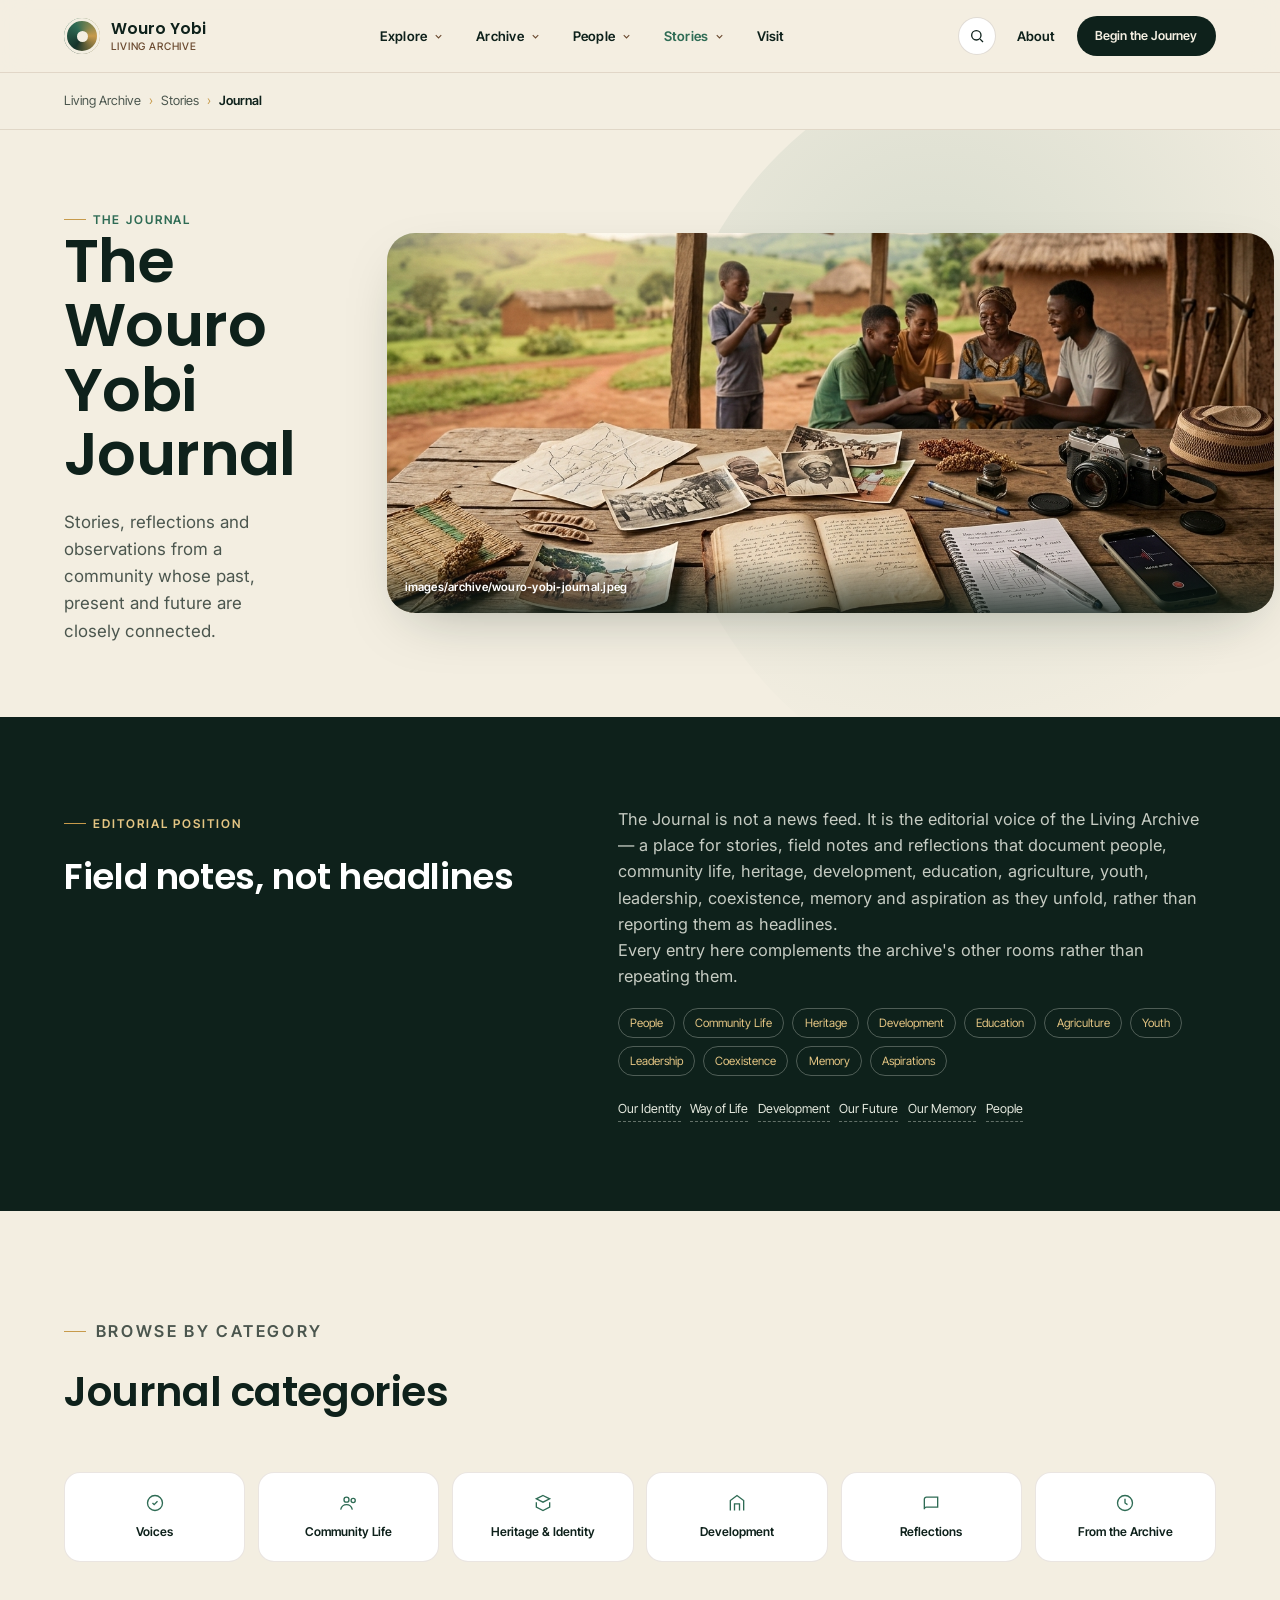
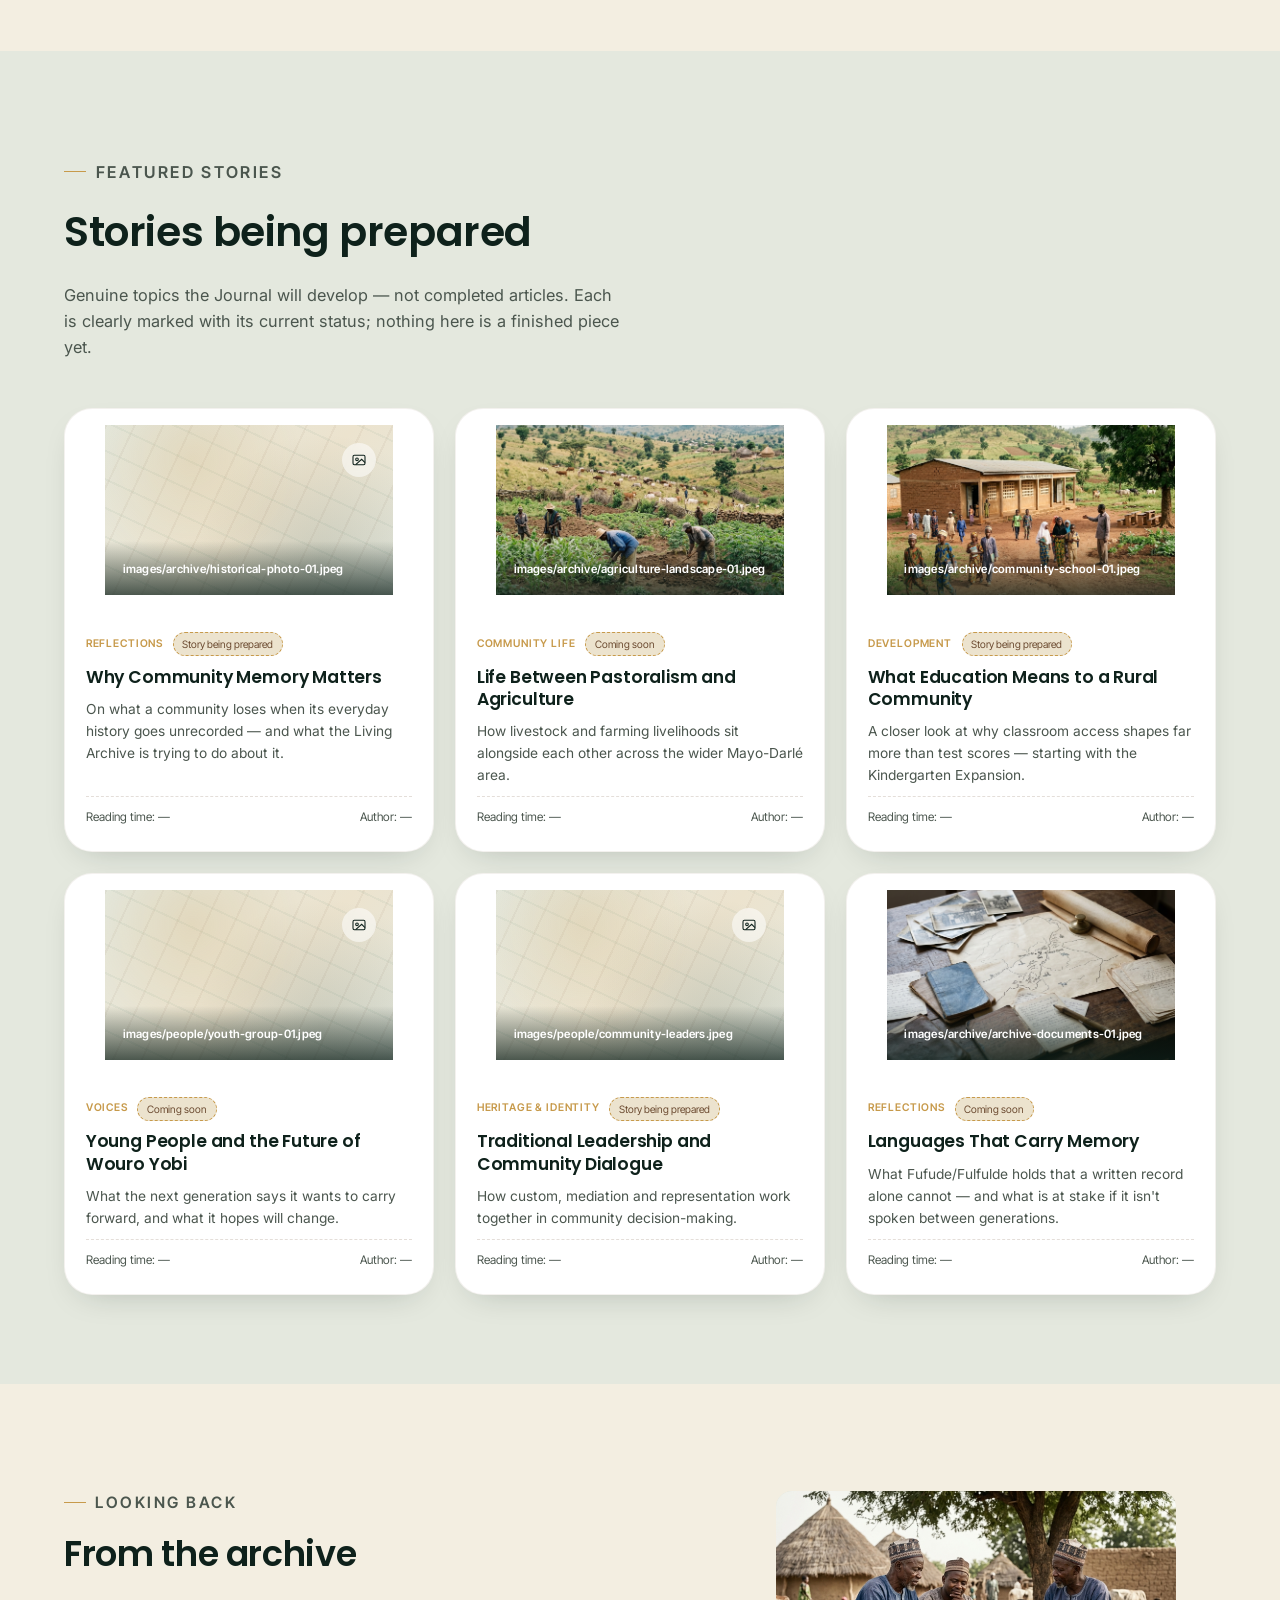
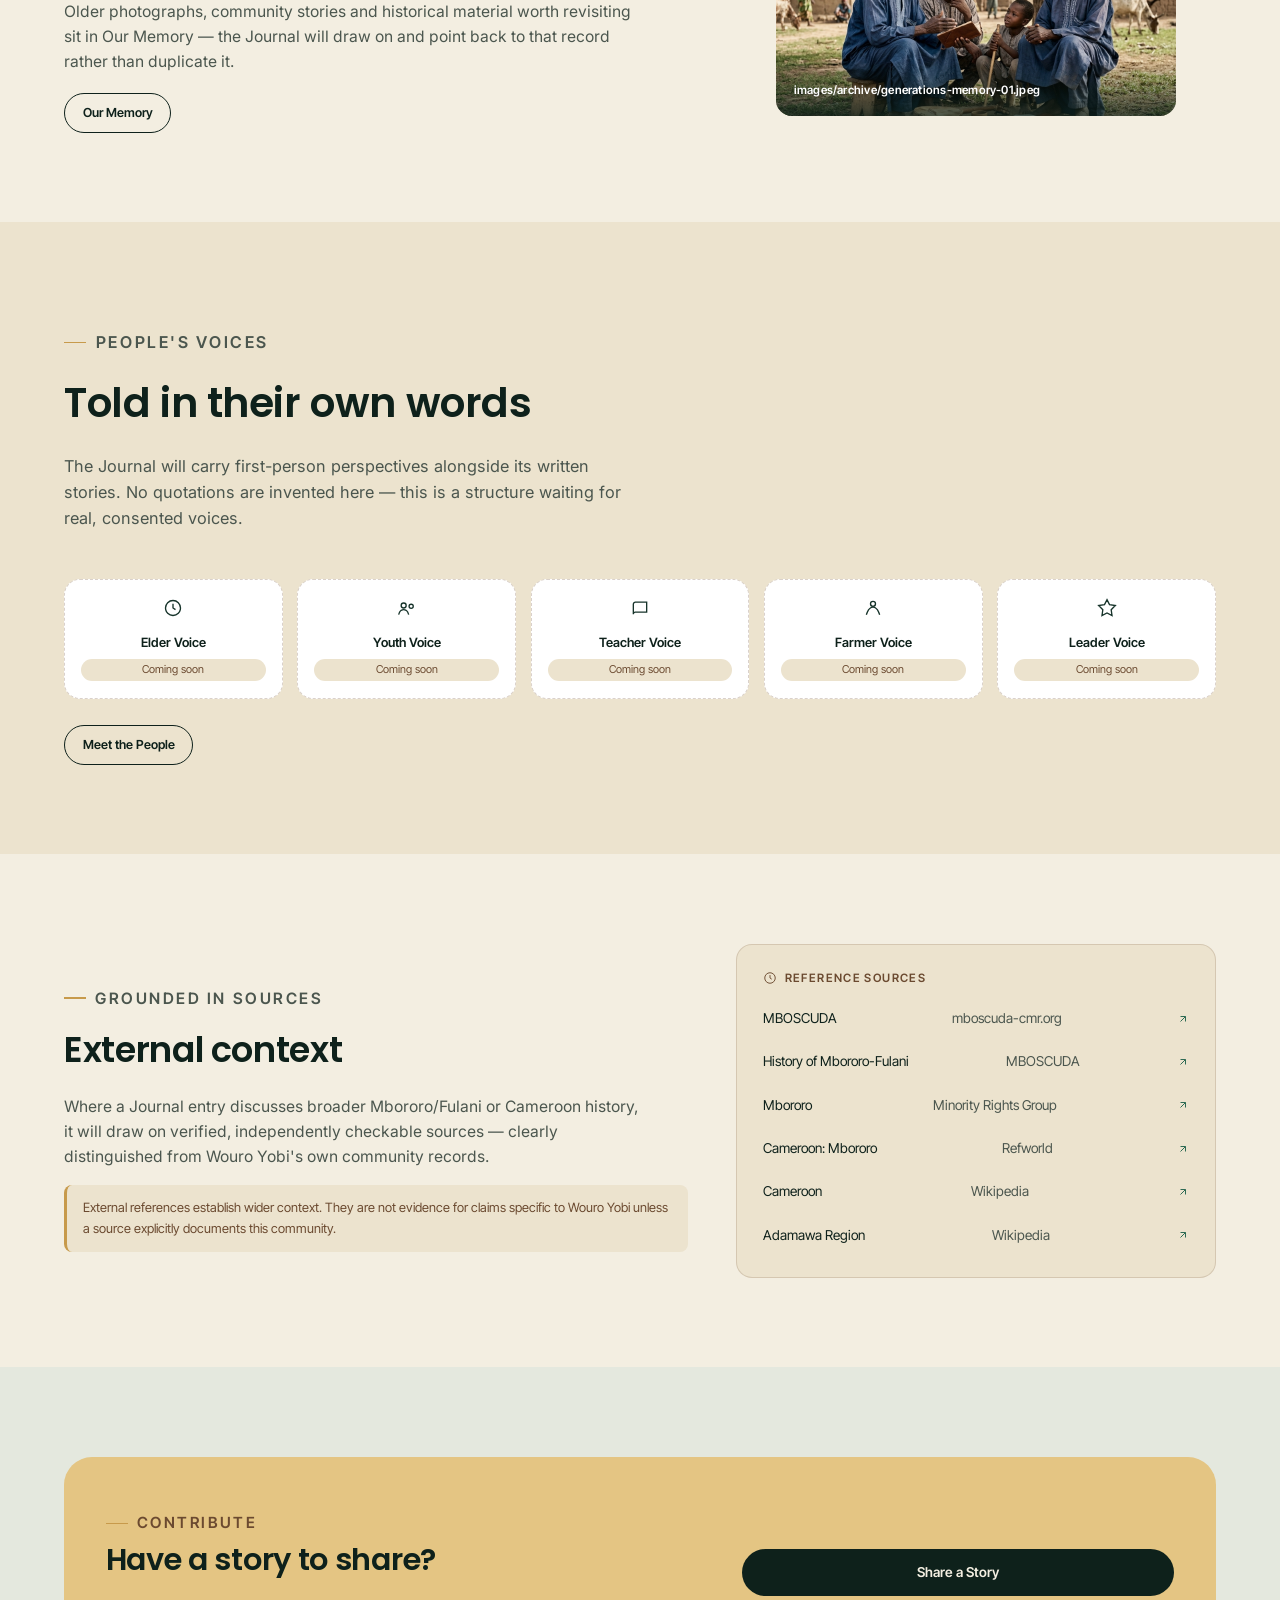
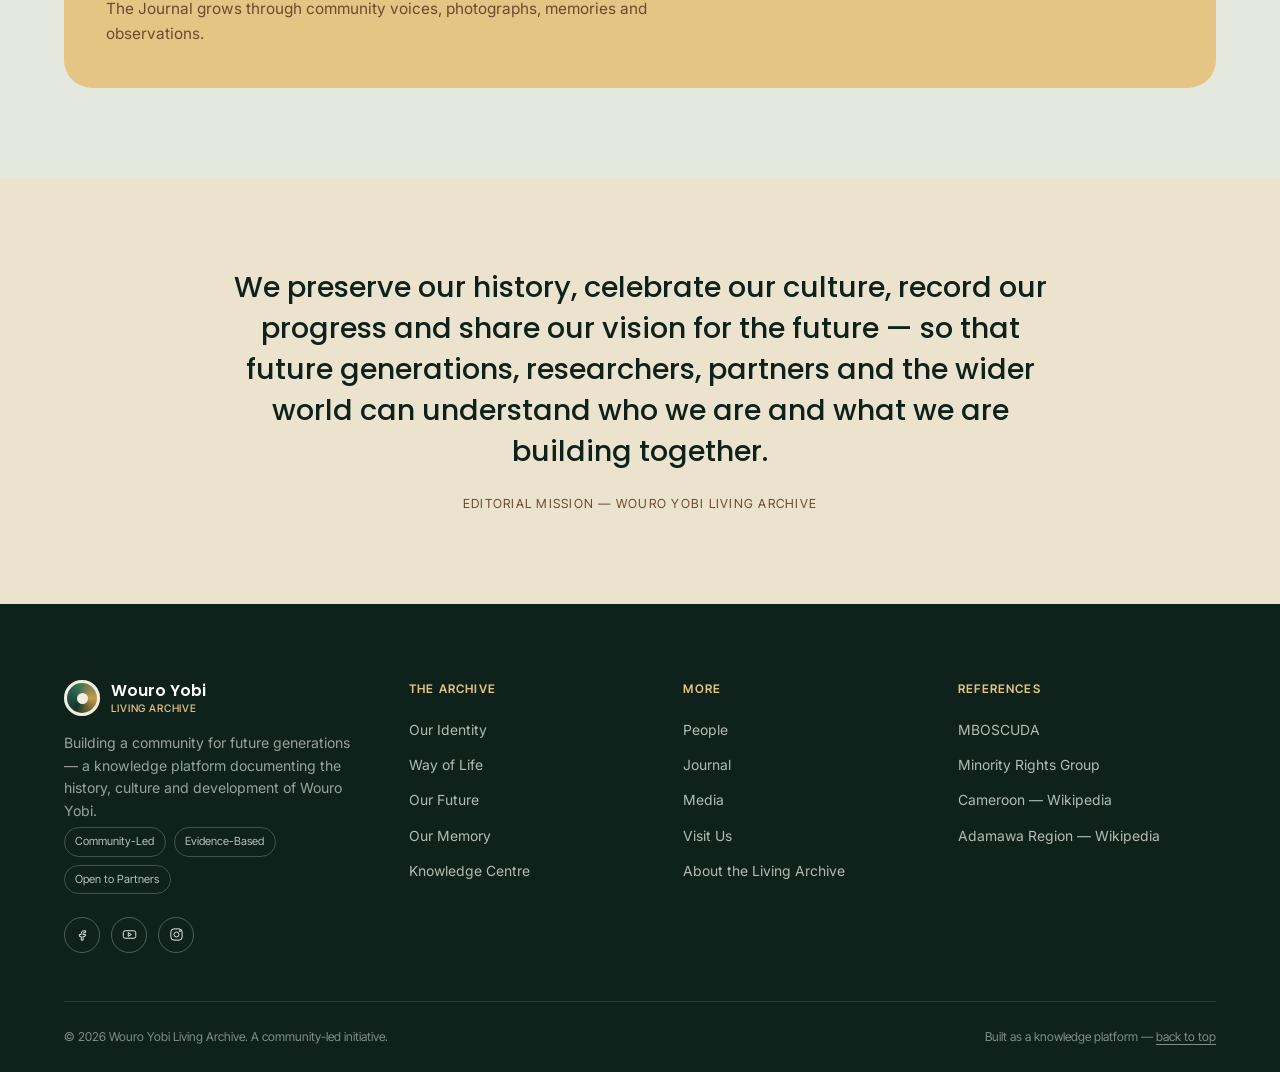
<file: journal.html>
<!DOCTYPE html>
<html lang="en">
<head>
<meta charset="UTF-8">
<meta name="viewport" content="width=device-width, initial-scale=1.0">
<title>Journal — Wouro Yobi Living Archive</title>
<meta name="description" content="Stories, reflections and observations from a community whose past, present and future are closely connected. The editorial voice of the Wouro Yobi Living Archive.">
<meta property="og:title" content="The Wouro Yobi Journal">
<meta property="og:description" content="Stories, reflections and observations from a community whose past, present and future are closely connected.">
<meta property="og:type" content="website">
<link rel="preconnect" href="https://fonts.googleapis.com">
<link rel="preconnect" href="https://fonts.gstatic.com" crossorigin>
<link href="https://fonts.googleapis.com/css2?family=Poppins:wght@300;400;500;600;700&family=Inter:wght@400;500;600&family=Inter+Tight:wght@500;600&display=swap" rel="stylesheet">
<script type="application/ld+json">
{
  "@context": "https://schema.org",
  "@type": "CollectionPage",
  "name": "Journal",
  "description": "Stories, reflections and observations from the Wouro Yobi Living Archive.",
  "isPartOf": { "@type": "WebSite", "name": "Wouro Yobi Living Archive" }
}
</script>
<style>
  /* ============================================================
     DESIGN TOKENS — identical across the archive. Frozen.
     ============================================================ */
  :root{
    --forest: #16332A; --forest-deep: #0E211B; --emerald: #2E6B54;
    --sage: #A9BBA2; --sage-pale: #E4E8DE; --beige: #F3EEE1; --beige-warm: #ECE3CE;
    --brown: #6B4A30; --gold: #C79A4B; --gold-soft: #E4C583;
    --ink: #1E2420; --ink-soft: #4B564E; --white: #FFFFFF;
    --font-display: 'Poppins', sans-serif; --font-body: 'Inter', sans-serif; --font-caption: 'Inter Tight', sans-serif;
    --max-w: 1280px; --edge: clamp(1.5rem, 5vw, 4.5rem);
    --radius-lg: 28px; --radius-md: 16px; --radius-sm: 8px;
    --shadow-soft: 0 20px 60px -25px rgba(14,33,27,0.35);
    --shadow-card: 0 12px 34px -18px rgba(14,33,27,0.28);
    --ease: cubic-bezier(.22,1,.36,1);
  }
  *,*::before,*::after{box-sizing:border-box;}
  html{scroll-behavior:smooth;}
  @media (prefers-reduced-motion: reduce){
    html{scroll-behavior:auto;}
    *{animation-duration:0.01ms !important; animation-iteration-count:1 !important; transition-duration:0.01ms !important; scroll-behavior:auto !important;}
  }
  body{margin:0; font-family:var(--font-body); color:var(--ink); background:var(--beige); -webkit-font-smoothing:antialiased; line-height:1.6;}
  img{max-width:100%; display:block;}
  a{color:inherit;}
  h1,h2,h3,h4{font-family:var(--font-display); margin:0; color:var(--forest-deep); font-weight:600; letter-spacing:-0.01em;}
  p{margin:0;} ul{margin:0; padding:0; list-style:none;} button{font-family:inherit; cursor:pointer;}
  :focus-visible{outline:2.5px solid var(--gold); outline-offset:3px; border-radius:4px;}
  .wrap{max-width:var(--max-w); margin:0 auto; padding-inline:var(--edge);}
  .eyebrow{font-family:var(--font-caption); font-size:0.75rem; letter-spacing:0.16em; text-transform:uppercase; color:var(--emerald); font-weight:600; display:inline-flex; align-items:center; gap:0.6em;}
  .eyebrow::before{content:""; width:22px; height:1.5px; background:var(--gold); display:inline-block;}
  .reveal{opacity:0; transform:translateY(28px); transition:opacity 0.9s var(--ease), transform 0.9s var(--ease);}
  .reveal.is-visible{opacity:1; transform:none;}
  .reveal-stagger > *{transition-delay:calc(var(--i,0) * 90ms);}
  .skip-link{position:absolute; left:1rem; top:-4rem; background:var(--forest-deep); color:var(--white); padding:0.8rem 1.2rem; border-radius:var(--radius-sm); z-index:300; transition:top 0.25s var(--ease); font-family:var(--font-caption); font-weight:600;}
  .skip-link:focus{top:1rem;}
  .reading-progress{position:fixed; top:0; left:0; height:3px; width:0%; background:var(--gold); z-index:250; transition:width 0.1s linear;}

  /* ---------- header / nav — permanent, frozen ---------- */
  header.site-header{position:sticky; top:0; z-index:100; background:rgba(243,238,225,0.86); backdrop-filter:blur(14px) saturate(140%); border-bottom:1px solid rgba(107,74,48,0.14);}
  .nav-row{max-width:var(--max-w); margin:0 auto; padding:1.05rem var(--edge); display:flex; align-items:center; justify-content:space-between; gap:1.5rem;}
  .brand{display:flex; align-items:center; gap:0.7rem; text-decoration:none;}
  .brand-mark{width:38px; height:38px; border-radius:50%; background:conic-gradient(from 210deg, var(--forest), var(--emerald), var(--gold), var(--forest)); display:grid; place-items:center; flex-shrink:0; box-shadow:inset 0 0 0 3px var(--beige);}
  .brand-mark span{width:12px; height:12px; border-radius:50%; background:var(--beige);}
  .brand-name{font-family:var(--font-display); font-size:1.02rem; font-weight:600; color:var(--forest-deep); line-height:1.1;}
  .brand-name small{display:block; font-family:var(--font-caption); font-weight:500; font-size:0.68rem; letter-spacing:0.08em; text-transform:uppercase; color:var(--brown); margin-top:0.2rem;}
  nav.primary-nav ul{display:flex; gap:1.4rem; align-items:center; flex-wrap:wrap;}
  nav.primary-nav a{font-family:var(--font-caption); font-size:0.83rem; font-weight:500; text-decoration:none; color:var(--ink-soft); position:relative; padding-bottom:4px;}
  nav.primary-nav a::after{content:""; position:absolute; left:0; bottom:0; height:1.5px; width:0; background:var(--gold); transition:width 0.3s var(--ease);}
  nav.primary-nav a:hover::after, nav.primary-nav a:focus-visible::after{width:100%;}
  nav.primary-nav a[aria-current="page"]{color:var(--forest-deep);}
  nav.primary-nav a[aria-current="page"]::after{width:100%;}
  .nav-actions{display:flex; align-items:center; gap:0.8rem;}
  .btn{font-family:var(--font-caption); font-weight:600; font-size:0.85rem; padding:0.75rem 1.5rem; border-radius:999px; border:1.5px solid transparent; text-decoration:none; display:inline-flex; align-items:center; gap:0.5rem; transition:transform 0.35s var(--ease), background 0.35s var(--ease), color 0.35s var(--ease), border-color .35s var(--ease);}
  .btn-primary{background:var(--forest-deep); color:var(--beige);}
  .btn-primary:hover{background:var(--emerald); transform:translateY(-2px);}
  .btn-ghost{border-color:var(--forest-deep); color:var(--forest-deep);}
  .btn-ghost:hover{background:var(--forest-deep); color:var(--beige); transform:translateY(-2px);}
  .btn-sm{padding:0.55rem 1.1rem; font-size:0.78rem;}
  .nav-toggle{display:none; background:none; border:none; padding:0.4rem;}
  @media (max-width:1140px){ nav.primary-nav, .nav-actions .btn-ghost{display:none;} .nav-toggle{display:block;} }
  .page-crumb{padding-block:1.1rem; border-bottom:1px solid rgba(107,74,48,0.14); font-family:var(--font-caption); font-size:0.8rem; color:var(--ink-soft);}
  .page-crumb a{text-decoration:none; color:var(--ink-soft);}
  .page-crumb a:hover{color:var(--emerald);}
  .page-crumb span[aria-hidden]{margin-inline:0.5rem; color:var(--gold);}
  .page-crumb strong{color:var(--forest-deep); font-weight:600;}

  /* ---------- placeholder image component (identical) ---------- */
  .ph{position:relative; overflow:hidden; background:linear-gradient(135deg, var(--sage-pale) 0%, var(--beige-warm) 55%, var(--sage-pale) 100%); border-radius:var(--radius-md); display:flex; align-items:flex-end; isolation:isolate; min-height:180px;}
  .ph::before{content:""; position:absolute; inset:0; background-image:repeating-linear-gradient(115deg, rgba(107,74,48,0.05) 0 2px, transparent 2px 26px), repeating-linear-gradient(25deg, rgba(46,107,84,0.05) 0 2px, transparent 2px 26px); z-index:0;}
  .ph::after{content:""; position:absolute; inset:0; z-index:0; background:radial-gradient(circle at 30% 20%, rgba(199,154,75,0.18), transparent 45%), radial-gradient(circle at 75% 80%, rgba(22,51,42,0.14), transparent 50%);}
  .ph-icon{position:absolute; top:1.1rem; right:1.1rem; z-index:1; width:34px; height:34px; border-radius:50%; background:rgba(255,255,255,0.55); backdrop-filter:blur(4px); display:grid; place-items:center;}
  .ph-icon svg{width:16px; height:16px; stroke:var(--forest-deep);}
  .ph-caption{position:relative; z-index:1; width:100%; padding:0.9rem 1.1rem; margin:0; background:linear-gradient(to top, rgba(14,33,27,0.72), rgba(14,33,27,0)); color:var(--white);}
  .ph-caption .fname{font-family:var(--font-caption); font-size:0.72rem; font-weight:600; letter-spacing:0.02em;}
  .ph-wide{aspect-ratio:16/9;} .ph-panorama{aspect-ratio:21/9;} .ph-square{aspect-ratio:1/1;}

  section{padding-block:clamp(3.4rem, 7vw, 6rem); position:relative;}
  .section-head{max-width:64ch; margin-bottom:clamp(2rem, 4.5vw, 3rem);}
  .section-head h2{font-size:clamp(1.9rem, 3.2vw, 2.6rem); margin-top:0.9rem;}
  .section-head p{margin-top:1.1rem; font-size:1.02rem; color:var(--ink-soft); max-width:56ch;}

  /* ---------- hero ---------- */
  .hero{position:relative; padding-top:clamp(2.5rem, 6vw, 4.5rem); padding-bottom:clamp(2.6rem, 6vw, 4.5rem); overflow:hidden;}
  .hero-bg-shape{position:absolute; top:-15%; right:-12%; width:60vw; height:60vw; max-width:900px; max-height:900px; border-radius:50%; background:radial-gradient(circle at 35% 35%, rgba(46,107,84,0.14), rgba(46,107,84,0) 65%); z-index:0; pointer-events:none;}
  .hero-grid{position:relative; z-index:1; display:grid; grid-template-columns:1.05fr 0.95fr; gap:clamp(2rem,4vw,4rem); align-items:center;}
  @media (max-width:940px){ .hero-grid{grid-template-columns:1fr;} }
  .hero h1{font-size:clamp(2.4rem, 4.8vw, 3.8rem); line-height:1.06; font-weight:600; color:var(--forest-deep);}
  .hero-sub{margin-top:1.4rem; max-width:46ch; font-size:1.06rem; color:var(--ink-soft);}
  .hero-visual .ph{min-height:380px; border-radius:var(--radius-lg); box-shadow:var(--shadow-soft);}

  /* ---------- editorial position ---------- */
  .editorial{background:var(--forest-deep); color:var(--sage-pale);}
  .editorial .wrap{display:grid; grid-template-columns:0.9fr 1.1fr; gap:clamp(2.5rem,5vw,4rem); align-items:start;}
  @media (max-width:920px){ .editorial .wrap{grid-template-columns:1fr;} }
  .editorial h2{color:var(--white); font-size:clamp(1.7rem,2.8vw,2.3rem); margin-top:0.9rem;}
  .editorial-body p{font-size:1.02rem; color:rgba(228,232,222,0.86);}
  .editorial-covers{display:flex; flex-wrap:wrap; gap:0.5rem; margin-top:1.2rem;}
  .editorial-covers li{font-family:var(--font-caption); font-size:0.72rem; padding:0.3rem 0.7rem; border-radius:999px; border:1px solid rgba(228,232,222,0.3); color:var(--gold-soft);}
  .editorial-links{margin-top:1.4rem; display:flex; flex-wrap:wrap; gap:0.6rem;}
  .editorial-links a{
    font-family:var(--font-caption); font-size:0.78rem; text-decoration:none; color:var(--sage-pale);
    border-bottom:1px dashed rgba(228,232,222,0.4); padding-bottom:2px;
  }
  .editorial-links a:hover{color:var(--gold-soft); border-color:var(--gold-soft);}

  /* ---------- categories ---------- */
  .cat-row{display:grid; grid-template-columns:repeat(6,1fr); gap:0.8rem;}
  @media (max-width:980px){ .cat-row{grid-template-columns:repeat(3,1fr);} }
  @media (max-width:560px){ .cat-row{grid-template-columns:repeat(2,1fr);} }
  .cat-pill{background:var(--white); border:1px solid rgba(107,74,48,0.14); border-radius:var(--radius-md); padding:1.2rem 1rem; text-align:center; display:flex; flex-direction:column; align-items:center; gap:0.6rem;}
  .cat-pill svg{width:20px; height:20px; stroke:var(--emerald); fill:none; stroke-width:1.6;}
  .cat-pill span{font-family:var(--font-caption); font-size:0.76rem; font-weight:600; color:var(--forest-deep);}

  /* ---------- featured stories ---------- */
  .stories-grid{display:grid; grid-template-columns:repeat(3,1fr); gap:1.3rem;}
  @media (max-width:980px){ .stories-grid{grid-template-columns:repeat(2,1fr);} }
  @media (max-width:640px){ .stories-grid{grid-template-columns:1fr;} }
  .story-card{background:var(--white); border-radius:var(--radius-lg); overflow:hidden; box-shadow:var(--shadow-card); border:1px solid rgba(107,74,48,0.08); display:flex; flex-direction:column;}
  .story-card .ph{border-radius:0; min-height:170px;}
  .story-card-body{padding:1.3rem 1.3rem 1.5rem; display:flex; flex-direction:column; gap:0.6rem; flex:1;}
  .story-meta{display:flex; align-items:center; gap:0.6rem; flex-wrap:wrap;}
  .story-cat{font-family:var(--font-caption); font-size:0.66rem; text-transform:uppercase; letter-spacing:0.08em; color:var(--gold); font-weight:600;}
  .story-status{font-family:var(--font-caption); font-size:0.64rem; padding:0.18rem 0.55rem; border-radius:999px; background:var(--beige-warm); color:var(--brown); border:1px dashed var(--gold);}
  .story-card h3{font-size:1.08rem; line-height:1.3;}
  .story-card p.summary{font-size:0.86rem; color:var(--ink-soft); flex:1;}
  .story-foot{display:flex; justify-content:space-between; align-items:center; font-family:var(--font-caption); font-size:0.74rem; color:var(--ink-soft); border-top:1px dashed rgba(107,74,48,0.18); padding-top:0.7rem; margin-top:auto;}

  /* ---------- split section ---------- */
  .split-grid{display:grid; grid-template-columns:1.3fr 1fr; gap:clamp(2rem,4vw,3rem); align-items:center;}
  @media (max-width:880px){ .split-grid{grid-template-columns:1fr;} }
  .split-grid p{margin-top:1rem; color:var(--ink-soft); font-size:0.98rem; max-width:58ch;}
  .split-grid .btn{margin-top:1.2rem;}

  /* ---------- voices row ---------- */
  .voice-row{display:grid; grid-template-columns:repeat(5,1fr); gap:0.9rem; margin-top:1.6rem;}
  @media (max-width:920px){ .voice-row{grid-template-columns:repeat(2,1fr);} }
  .voice-pill{background:var(--white); border-radius:var(--radius-md); padding:1.1rem 1rem; border:1px dashed rgba(107,74,48,0.25); text-align:center;}
  .voice-pill svg{width:20px; height:20px; stroke:var(--forest); margin:0 auto 0.5rem;}
  .voice-pill span{display:block; font-family:var(--font-caption); font-size:0.8rem; font-weight:600; color:var(--forest-deep);}
  .voice-pill small{display:block; margin-top:0.3rem; font-family:var(--font-caption); font-size:0.68rem; color:var(--brown); background:var(--beige-warm); padding:0.15rem 0.5rem; border-radius:999px;}

  /* ---------- knowledge panel ---------- */
  .knowledge-panel{background:var(--beige-warm); border:1px solid rgba(107,74,48,0.18); border-radius:var(--radius-md); padding:1.5rem 1.6rem;}
  .knowledge-panel h4{font-family:var(--font-caption); font-size:0.72rem; letter-spacing:0.12em; text-transform:uppercase; color:var(--brown); font-weight:600; margin-bottom:0.9rem; display:flex; align-items:center; gap:0.5rem;}
  .knowledge-panel h4 svg{width:14px; height:14px; stroke:var(--brown);}
  .knowledge-panel ul{display:flex; flex-direction:column; gap:0.55rem;}
  .knowledge-panel a{display:flex; justify-content:space-between; align-items:center; gap:0.6rem; text-decoration:none; font-family:var(--font-caption); font-size:0.85rem; color:var(--forest-deep); padding:0.4rem 0; border-bottom:1px dashed rgba(107,74,48,0.22);}
  .knowledge-panel a:last-child{border-bottom:none;}
  .knowledge-panel a span.src{color:var(--ink-soft); font-weight:400;}
  .knowledge-panel a svg{width:12px; height:12px; stroke:var(--emerald); flex-shrink:0;}
  .narrative-scope{margin-top:1rem; padding:0.8rem 1rem; border-left:3px solid var(--gold); background:var(--beige-warm); border-radius:var(--radius-sm); font-family:var(--font-caption); font-size:0.8rem; color:var(--brown);}

  /* ---------- CTA ---------- */
  .journal-cta{background:var(--gold-soft); border-radius:var(--radius-lg); padding:clamp(1.8rem,4vw,2.6rem); display:grid; grid-template-columns:1.4fr 1fr; gap:2rem; align-items:center;}
  @media (max-width:820px){ .journal-cta{grid-template-columns:1fr;} }
  .journal-cta h2{font-size:clamp(1.5rem,2.6vw,1.9rem);}
  .journal-cta p{margin-top:0.8rem; color:var(--brown); font-size:0.96rem;}
  .journal-cta-action{text-align:center;}
  .journal-cta-action .btn{margin-top:0; width:100%; justify-content:center;}

  /* ---------- mission ---------- */
  .mission{background:var(--beige-warm); text-align:center;}
  .mission blockquote{max-width:52rem; margin:0 auto; font-family:var(--font-display); font-size:clamp(1.3rem, 2.6vw, 1.8rem); line-height:1.42; color:var(--forest-deep); font-weight:500;}
  .mission cite{display:block; margin-top:1.4rem; font-family:var(--font-caption); font-style:normal; font-size:0.78rem; letter-spacing:0.1em; text-transform:uppercase; color:var(--brown);}

  /* ---------- footer (identical) ---------- */
  footer.site-footer{background:var(--forest-deep); color:rgba(228,232,222,0.75); padding-top:clamp(3.5rem,6vw,5rem);}
  .footer-top{display:grid; grid-template-columns:1.3fr 1fr 1fr 1.1fr; gap:2.5rem; padding-bottom:3rem; border-bottom:1px solid rgba(228,232,222,0.14);}
  @media (max-width:880px){ .footer-top{grid-template-columns:1fr 1fr;} }
  @media (max-width:560px){ .footer-top{grid-template-columns:1fr;} }
  .footer-brand p{margin-top:1rem; font-size:0.88rem; max-width:32ch; color:rgba(228,232,222,0.65);}
  .footer-social{display:flex; gap:0.7rem; margin-top:1.4rem;}
  .footer-social a{width:36px; height:36px; border-radius:50%; border:1px solid rgba(228,232,222,0.3); display:grid; place-items:center; text-decoration:none;}
  .footer-social a svg{width:15px; height:15px; stroke:var(--sage-pale);}
  .footer-social a:hover{background:var(--gold); border-color:var(--gold);}
  .footer-social a:hover svg{stroke:var(--forest-deep);}
  .footer-col h4{font-family:var(--font-caption); font-size:0.74rem; text-transform:uppercase; letter-spacing:0.1em; color:var(--gold-soft); margin-bottom:1.1rem; font-weight:600;}
  .footer-col ul{display:flex; flex-direction:column; gap:0.6rem;}
  .footer-col a{text-decoration:none; font-size:0.87rem; color:rgba(228,232,222,0.78);}
  .footer-col a:hover{color:var(--gold-soft);}
  .footer-values{display:flex; flex-wrap:wrap; gap:0.5rem; margin-top:0.3rem;}
  .footer-values li{font-family:var(--font-caption); font-size:0.7rem; padding:0.3rem 0.65rem; border:1px solid rgba(228,232,222,0.25); border-radius:999px; color:rgba(228,232,222,0.8);}
  .footer-bottom{display:flex; justify-content:space-between; align-items:center; flex-wrap:wrap; gap:1rem; padding-block:1.6rem; font-family:var(--font-caption); font-size:0.76rem; color:rgba(228,232,222,0.55);}
  .footer-bottom a{text-decoration:underline; text-underline-offset:3px;}

  .back-to-top{position:fixed; right:1.6rem; bottom:1.6rem; z-index:120; width:46px; height:46px; border-radius:50%; background:var(--forest-deep); border:none; display:grid; place-items:center; box-shadow:var(--shadow-card); opacity:0; pointer-events:none; transform:translateY(10px); transition:opacity 0.35s var(--ease), transform 0.35s var(--ease);}
  .back-to-top.is-visible{opacity:1; pointer-events:auto; transform:none;}
  .back-to-top svg{width:18px; height:18px; stroke:var(--beige);}

  /* ============================================================
     HEADER / NAVIGATION — restructured: nested dropdowns + search
     ============================================================ */
  header.site-header{position:sticky; top:0; z-index:120; background:rgba(243,238,225,0.92); backdrop-filter:blur(14px) saturate(140%); border-bottom:1px solid rgba(107,74,48,0.14);}
  .nav-row{max-width:var(--max-w); margin:0 auto; padding:1rem var(--edge); display:flex; align-items:center; justify-content:space-between; gap:1.5rem;}
  .brand{display:flex; align-items:center; gap:0.7rem; text-decoration:none;}
  .brand-mark{width:36px; height:36px; border-radius:50%; background:conic-gradient(from 210deg, var(--forest), var(--emerald), var(--gold), var(--forest)); display:grid; place-items:center; flex-shrink:0; box-shadow:inset 0 0 0 3px var(--beige);}
  .brand-mark span{width:11px; height:11px; border-radius:50%; background:var(--beige);}
  .brand-name{font-family:var(--font-display); font-size:0.98rem; font-weight:600; color:var(--forest-deep); line-height:1.1;}
  .brand-name small{display:block; font-family:var(--font-caption); font-weight:500; font-size:0.65rem; letter-spacing:0.08em; text-transform:uppercase; color:var(--brown); margin-top:0.2rem;}

  nav.primary-nav-v2{display:flex; align-items:center; gap:0.3rem;}
  .nav-item{position:relative;}
  .nav-trigger{
    font-family:var(--font-caption); font-size:0.83rem; font-weight:600; letter-spacing:0.02em; color:var(--forest-deep);
    background:none; border:none; padding:0.6rem 0.85rem; border-radius:999px; display:inline-flex; align-items:center; gap:0.35rem;
    transition:background 0.25s var(--ease);
  }
  .nav-trigger:hover, .nav-trigger[aria-expanded="true"]{background:rgba(22,51,42,0.07);}
  .nav-trigger svg{width:11px; height:11px; stroke:var(--brown); transition:transform 0.25s var(--ease);}
  .nav-trigger[aria-expanded="true"] svg{transform:rotate(180deg);}
  .nav-simple{
    font-family:var(--font-caption); font-size:0.83rem; font-weight:600; color:var(--forest-deep); text-decoration:none;
    padding:0.6rem 0.85rem; border-radius:999px; transition:background 0.25s var(--ease);
  }
  .nav-simple:hover{background:rgba(22,51,42,0.07);}

  .nav-panel{
    position:absolute; top:calc(100% + 10px); left:50%; transform:translateX(-50%) translateY(-6px);
    width:340px; background:var(--white); border-radius:var(--radius-md); box-shadow:var(--shadow-soft);
    border:1px solid rgba(107,74,48,0.12); padding:1.4rem;
    opacity:0; pointer-events:none; transition:opacity 0.25s var(--ease), transform 0.25s var(--ease);
    z-index:130;
  }
  .nav-item.is-open .nav-panel{opacity:1; pointer-events:auto; transform:translateX(-50%) translateY(0);}
  .nav-panel-num{font-family:var(--font-caption); font-size:0.68rem; font-weight:700; letter-spacing:0.1em; color:var(--gold);}
  .nav-panel h4{font-size:0.78rem; text-transform:uppercase; letter-spacing:0.1em; color:var(--brown); font-family:var(--font-caption); font-weight:700; margin-top:0.2rem; padding-bottom:0.8rem; border-bottom:1px solid rgba(107,74,48,0.12); margin-bottom:0.8rem;}
  .nav-panel ul{display:flex; flex-direction:column; gap:0.3rem;}
  .nav-panel a{
    display:flex; align-items:center; justify-content:space-between; gap:0.8rem; text-decoration:none;
    padding:0.65rem 0.6rem; border-radius:var(--radius-sm); transition:background 0.2s var(--ease);
  }
  .nav-panel a:hover{background:var(--beige-warm);}
  .nav-panel a strong{display:block; font-family:var(--font-display); font-size:0.9rem; color:var(--forest-deep); font-weight:600;}
  .nav-panel a span{display:block; font-family:var(--font-caption); font-size:0.74rem; color:var(--ink-soft); margin-top:0.15rem;}
  .nav-panel a svg{width:13px; height:13px; stroke:var(--emerald); flex-shrink:0; opacity:0; transition:opacity 0.2s var(--ease), transform 0.2s var(--ease);}
  .nav-panel a:hover svg{opacity:1; transform:translateX(2px);}

  .nav-actions{display:flex; align-items:center; gap:0.5rem;}
  .search-trigger{
    width:38px; height:38px; border-radius:50%; border:1.5px solid rgba(107,74,48,0.2); background:var(--white);
    display:grid; place-items:center; transition:border-color 0.25s var(--ease), transform 0.25s var(--ease);
  }
  .search-trigger:hover{border-color:var(--gold); transform:translateY(-1px);}
  .search-trigger svg{width:16px; height:16px; stroke:var(--forest-deep);}
  .nav-toggle{display:none; background:none; border:none; padding:0.4rem;}

  @media (max-width:1080px){
    nav.primary-nav-v2, .nav-actions .nav-simple, .nav-actions .btn-ghost{display:none;}
    .nav-toggle{display:block;}
  }

  /* Mobile nav drawer */
  .mobile-drawer{
    display:none; position:fixed; inset:0; z-index:200; background:rgba(14,33,27,0.5);
  }
  .mobile-drawer.is-open{display:block;}
  .mobile-drawer-panel{
    position:absolute; top:0; right:0; bottom:0; width:min(360px, 88vw); background:var(--beige);
    padding:1.6rem; overflow-y:auto; box-shadow:var(--shadow-soft);
  }
  .mobile-drawer-close{width:38px; height:38px; border-radius:50%; background:var(--white); border:1px solid rgba(107,74,48,0.2); display:grid; place-items:center; margin-left:auto;}
  .mobile-drawer-close svg{width:16px; height:16px; stroke:var(--forest-deep);}
  .mobile-group{margin-top:1.4rem; border-top:1px solid rgba(107,74,48,0.15); padding-top:1rem;}
  .mobile-group summary{list-style:none; cursor:pointer; font-family:var(--font-caption); font-size:0.78rem; font-weight:700; letter-spacing:0.08em; text-transform:uppercase; color:var(--brown); display:flex; justify-content:space-between; align-items:center;}
  .mobile-group summary::-webkit-details-marker{display:none;}
  .mobile-group ul{margin-top:0.8rem; display:flex; flex-direction:column; gap:0.7rem;}
  .mobile-group a{text-decoration:none; font-family:var(--font-display); font-size:0.98rem; color:var(--forest-deep); font-weight:500;}

  /* ============================================================
     SEARCH OVERLAY
     ============================================================ */
  .search-overlay{
    position:fixed; inset:0; z-index:300; background:rgba(14,33,27,0.75); backdrop-filter:blur(3px);
    display:none; align-items:flex-start; justify-content:center; padding:8vh 1.5rem 2rem;
  }
  .search-overlay.is-open{display:flex;}
  .search-panel{
    width:100%; max-width:680px; background:var(--beige); border-radius:var(--radius-lg); box-shadow:var(--shadow-soft);
    padding:clamp(1.6rem,3vw,2.2rem); max-height:80vh; overflow-y:auto;
  }
  .search-panel-head{display:flex; justify-content:space-between; align-items:flex-start; gap:1rem;}
  .search-panel-head h2{font-size:1.3rem;}
  .search-close{width:36px; height:36px; border-radius:50%; background:var(--white); border:1px solid rgba(107,74,48,0.2); display:grid; place-items:center; flex-shrink:0;}
  .search-close svg{width:15px; height:15px; stroke:var(--forest-deep);}
  .search-input-row{position:relative; margin-top:1.4rem;}
  .search-input-row svg{position:absolute; left:1.1rem; top:50%; transform:translateY(-50%); width:18px; height:18px; stroke:var(--ink-soft);}
  #archiveSearchInput{
    width:100%; padding:0.95rem 1.2rem 0.95rem 3rem; border-radius:999px; border:1.5px solid rgba(107,74,48,0.25);
    background:var(--white); font-family:var(--font-body); font-size:1rem; color:var(--ink);
  }
  #archiveSearchInput:focus{outline:none; border-color:var(--gold);}
  .search-mode-row{display:flex; gap:0.6rem; margin-top:1rem;}
  .search-mode-btn{
    font-family:var(--font-caption); font-size:0.8rem; font-weight:600; padding:0.55rem 1.1rem; border-radius:999px;
    border:1.5px solid rgba(107,74,48,0.2); background:var(--white); color:var(--ink-soft);
  }
  .search-mode-btn.is-active{background:var(--forest-deep); color:var(--beige); border-color:var(--forest-deep);}
  .search-suggestions{display:flex; flex-wrap:wrap; gap:0.5rem; margin-top:1.2rem;}
  .search-suggestions button{
    font-family:var(--font-caption); font-size:0.75rem; padding:0.4rem 0.8rem; border-radius:999px; background:var(--sage-pale);
    color:var(--forest-deep); border:none;
  }
  .search-results{margin-top:1.4rem; display:flex; flex-direction:column; gap:1.2rem;}
  .search-group h5{font-family:var(--font-caption); font-size:0.68rem; text-transform:uppercase; letter-spacing:0.1em; color:var(--brown); margin-bottom:0.5rem;}
  .search-result{display:block; text-decoration:none; padding:0.75rem 0.85rem; border-radius:var(--radius-sm); transition:background 0.2s var(--ease);}
  .search-result:hover{background:var(--beige-warm);}
  .search-result strong{display:block; font-family:var(--font-display); font-size:0.94rem; color:var(--forest-deep); font-weight:600;}
  .search-result span{display:block; font-family:var(--font-caption); font-size:0.78rem; color:var(--ink-soft); margin-top:0.2rem;}
  .search-empty{font-family:var(--font-caption); font-size:0.85rem; color:var(--ink-soft); padding:0.6rem 0.2rem;}
  .search-web-cta{
    margin-top:1.2rem; padding:1rem 1.1rem; background:var(--beige-warm); border-radius:var(--radius-md);
    display:flex; justify-content:space-between; align-items:center; gap:1rem; flex-wrap:wrap;
  }
  .search-web-cta p{font-family:var(--font-caption); font-size:0.82rem; color:var(--brown);}

  /* ============================================================

  /* Active-state indication for current page in nested nav */
  .nav-panel a[aria-current="page"]{background:var(--beige-warm);}
  .nav-panel a[aria-current="page"] strong{color:var(--emerald);}
  .nav-trigger.is-current-group{color:var(--emerald);}
  .nav-simple[aria-current="page"]{color:var(--emerald); background:rgba(46,107,84,0.08);}

</style>
</head>
<body>

<div class="reading-progress" id="readingProgress" aria-hidden="true"></div>
<a class="skip-link" href="#main">Skip to main content</a>

<!-- ============================================================
     PERMANENT NAVIGATION — unchanged
     ============================================================ -->
<header class="site-header">
  <div class="nav-row">
    <a class="brand" href="index.html" aria-label="Wouro Yobi Living Archive, home">
      <span class="brand-mark" aria-hidden="true"><span></span></span>
      <span class="brand-name">Wouro Yobi<small>Living Archive</small></span>
    </a>

    <nav class="primary-nav-v2" aria-label="Primary">
      <div class="nav-item" data-nav-item>
        <button class="nav-trigger" aria-expanded="false" aria-controls="panel-explore">Explore
          <svg viewBox="0 0 24 24" fill="none" stroke="currentColor" stroke-width="2.4"><path d="M6 9l6 6 6-6"/></svg>
        </button>
        <div class="nav-panel" id="panel-explore" role="menu">
          <span class="nav-panel-num">01</span>
          <h4>Explore</h4>
          <ul>
            <li><a href="identity.html"><span><strong>Our Identity</strong><span>Who the people of Wouro Yobi are.</span></span><svg viewBox="0 0 24 24" fill="none" stroke="currentColor" stroke-width="2"><path d="M5 12h14M13 6l6 6-6 6"/></svg></a></li>
            <li><a href="life.html"><span><strong>Way of Life</strong><span>Seasons, livestock and daily rhythm.</span></span><svg viewBox="0 0 24 24" fill="none" stroke="currentColor" stroke-width="2"><path d="M5 12h14M13 6l6 6-6 6"/></svg></a></li>
            <li><a href="future.html"><span><strong>Our Future</strong><span>Education, youth and development.</span></span><svg viewBox="0 0 24 24" fill="none" stroke="currentColor" stroke-width="2"><path d="M5 12h14M13 6l6 6-6 6"/></svg></a></li>
            <li><a href="memory.html"><span><strong>Our Memory</strong><span>Oral history, elders and the timeline.</span></span><svg viewBox="0 0 24 24" fill="none" stroke="currentColor" stroke-width="2"><path d="M5 12h14M13 6l6 6-6 6"/></svg></a></li>
          </ul>
        </div>
      </div>

      <div class="nav-item" data-nav-item>
        <button class="nav-trigger" aria-expanded="false" aria-controls="panel-archive">Archive
          <svg viewBox="0 0 24 24" fill="none" stroke="currentColor" stroke-width="2.4"><path d="M6 9l6 6 6-6"/></svg>
        </button>
        <div class="nav-panel" id="panel-archive" role="menu">
          <span class="nav-panel-num">02</span>
          <h4>Archive</h4>
          <ul>
            <li><a href="index.html#knowledge-centre"><span><strong>Knowledge Centre</strong><span>People, places, documents and video.</span></span><svg viewBox="0 0 24 24" fill="none" stroke="currentColor" stroke-width="2"><path d="M5 12h14M13 6l6 6-6 6"/></svg></a></li>
            <li><a href="community.html"><span><strong>Places</strong><span>Geography that grounds every story.</span></span><svg viewBox="0 0 24 24" fill="none" stroke="currentColor" stroke-width="2"><path d="M5 12h14M13 6l6 6-6 6"/></svg></a></li>
            <li><a href="memory.html#objects"><span><strong>Documents</strong><span>Records and evidence, catalogued.</span></span><svg viewBox="0 0 24 24" fill="none" stroke="currentColor" stroke-width="2"><path d="M5 12h14M13 6l6 6-6 6"/></svg></a></li>
            <li><a href="index.html#discover"><span><strong>Maps</strong><span>Where Wouro Yobi sits, precisely.</span></span><svg viewBox="0 0 24 24" fill="none" stroke="currentColor" stroke-width="2"><path d="M5 12h14M13 6l6 6-6 6"/></svg></a></li>
            <li><a href="index.html#timeline"><span><strong>Timeline</strong><span>Regional history to the present day.</span></span><svg viewBox="0 0 24 24" fill="none" stroke="currentColor" stroke-width="2"><path d="M5 12h14M13 6l6 6-6 6"/></svg></a></li>
          </ul>
        </div>
      </div>

      <div class="nav-item" data-nav-item>
        <button class="nav-trigger" aria-expanded="false" aria-controls="panel-people">People
          <svg viewBox="0 0 24 24" fill="none" stroke="currentColor" stroke-width="2.4"><path d="M6 9l6 6 6-6"/></svg>
        </button>
        <div class="nav-panel" id="panel-people" role="menu">
          <span class="nav-panel-num">03</span>
          <h4>People</h4>
          <ul>
            <li><a href="leadership.html"><span><strong>Leaders</strong><span>Traditional and community leadership.</span></span><svg viewBox="0 0 24 24" fill="none" stroke="currentColor" stroke-width="2"><path d="M5 12h14M13 6l6 6-6 6"/></svg></a></li>
            <li><a href="people.html#elders-heading"><span><strong>Elders</strong><span>Voices that remember.</span></span><svg viewBox="0 0 24 24" fill="none" stroke="currentColor" stroke-width="2"><path d="M5 12h14M13 6l6 6-6 6"/></svg></a></li>
            <li><a href="people.html#stories-heading"><span><strong>Community Voices</strong><span>Story types waiting for real accounts.</span></span><svg viewBox="0 0 24 24" fill="none" stroke="currentColor" stroke-width="2"><path d="M5 12h14M13 6l6 6-6 6"/></svg></a></li>
          </ul>
        </div>
      </div>

      <div class="nav-item" data-nav-item>
        <button class="nav-trigger is-current-group" aria-expanded="false" aria-controls="panel-stories">Stories
          <svg viewBox="0 0 24 24" fill="none" stroke="currentColor" stroke-width="2.4"><path d="M6 9l6 6 6-6"/></svg>
        </button>
        <div class="nav-panel" id="panel-stories" role="menu">
          <span class="nav-panel-num">04</span>
          <h4>Stories</h4>
          <ul>
            <li><a href="journal.html" aria-current="page"><span><strong>Journal</strong><span>Field notes and stories in progress.</span></span><svg viewBox="0 0 24 24" fill="none" stroke="currentColor" stroke-width="2"><path d="M5 12h14M13 6l6 6-6 6"/></svg></a></li>
            <li><a href="media.html"><span><strong>Media</strong><span>Photographs of people and place.</span></span><svg viewBox="0 0 24 24" fill="none" stroke="currentColor" stroke-width="2"><path d="M5 12h14M13 6l6 6-6 6"/></svg></a></li>
            <li><a href="journal.html#stories"><span><strong>Events</strong><span>Dated moments as they're documented.</span></span><svg viewBox="0 0 24 24" fill="none" stroke="currentColor" stroke-width="2"><path d="M5 12h14M13 6l6 6-6 6"/></svg></a></li>
          </ul>
        </div>
      </div>

      <a class="nav-simple" href="visit.html">Visit</a>
    </nav>

    <div class="nav-actions">
      <button class="search-trigger" id="searchTrigger" aria-haspopup="dialog" aria-controls="searchOverlay" aria-label="Search the Living Archive">
        <svg viewBox="0 0 24 24" fill="none" stroke="currentColor" stroke-width="2"><circle cx="11" cy="11" r="7"/><path d="M21 21l-4.35-4.35"/></svg>
      </button>
      <a class="nav-simple" href="about.html">About</a>
      <a class="btn btn-primary btn-sm" href="#stories">Begin the Journey</a>
      <button class="nav-toggle" id="mobileNavOpen" aria-label="Open menu" aria-haspopup="dialog" aria-controls="mobileDrawer">
        <svg width="22" height="22" viewBox="0 0 24 24" fill="none" stroke="#16332A" stroke-width="1.8"><path d="M3 6h18M3 12h18M3 18h18" stroke-linecap="round"/></svg>
      </button>
    </div>
  </div>
</header>
<div class="page-crumb">
  <div class="wrap">
    <a href="index.html">Living Archive</a><span aria-hidden="true">›</span>Stories<span aria-hidden="true">›</span><strong>Journal</strong>
  </div>
</div>

<!-- Mobile drawer -->
<div class="mobile-drawer" id="mobileDrawer" role="dialog" aria-modal="true" aria-label="Site menu">
  <div class="mobile-drawer-panel">
    <div style="display:flex; align-items:center;">
      <span class="brand-name">Wouro Yobi<small>Living Archive</small></span>
      <button class="mobile-drawer-close" id="mobileNavClose" aria-label="Close menu"><svg viewBox="0 0 24 24" fill="none" stroke="currentColor" stroke-width="2"><path d="M6 6l12 12M18 6L6 18"/></svg></button>
    </div>
    <button class="search-launch" id="mobileSearchLaunch" style="margin-top:1.4rem; box-shadow:none; border:1px solid rgba(107,74,48,0.2);">
      <svg viewBox="0 0 24 24" fill="none" stroke="currentColor" stroke-width="2"><circle cx="11" cy="11" r="7"/><path d="M21 21l-4.35-4.35"/></svg>
      <span>Search the archive…</span>
    </button>
    <details class="mobile-group" open>
      <summary>Explore <svg width="12" height="12" viewBox="0 0 24 24" fill="none" stroke="currentColor" stroke-width="2.4"><path d="M6 9l6 6 6-6"/></svg></summary>
      <ul>
        <li><a href="identity.html">Our Identity</a></li>
        <li><a href="life.html">Way of Life</a></li>
        <li><a href="future.html">Our Future</a></li>
        <li><a href="memory.html">Our Memory</a></li>
      </ul>
    </details>
    <details class="mobile-group">
      <summary>Archive <svg width="12" height="12" viewBox="0 0 24 24" fill="none" stroke="currentColor" stroke-width="2.4"><path d="M6 9l6 6 6-6"/></svg></summary>
      <ul>
        <li><a href="index.html#knowledge-centre">Knowledge Centre</a></li>
        <li><a href="index.html#discover">Maps</a></li>
        <li><a href="index.html#timeline">Timeline</a></li>
      </ul>
    </details>
    <details class="mobile-group">
      <summary>People <svg width="12" height="12" viewBox="0 0 24 24" fill="none" stroke="currentColor" stroke-width="2.4"><path d="M6 9l6 6 6-6"/></svg></summary>
      <ul>
        <li><a href="people.html">Leaders</a></li>
        <li><a href="people.html#elders-heading">Elders</a></li>
        <li><a href="people.html#stories-heading">Community Voices</a></li>
      </ul>
    </details>
    <details class="mobile-group">
      <summary>Stories <svg width="12" height="12" viewBox="0 0 24 24" fill="none" stroke="currentColor" stroke-width="2.4"><path d="M6 9l6 6 6-6"/></svg></summary>
      <ul>
        <li><a href="journal.html">Journal</a></li>
        <li><a href="media.html">Media</a></li>
      </ul>
    </details>
    <div class="mobile-group">
      <ul>
        <li><a href="visit.html">Visit Us</a></li>
        <li><a href="about.html">About the Living Archive</a></li>
      </ul>
    </div>
  </div>
</div>

<!-- ============================================================
     SEARCH OVERLAY
     ============================================================ -->
<div class="search-overlay" id="searchOverlay">
  <div class="search-panel" role="dialog" aria-modal="true" aria-labelledby="searchPanelHeading">
    <div class="search-panel-head">
      <h2 id="searchPanelHeading">Search the Living Archive</h2>
      <button class="search-close" id="searchClose" aria-label="Close search"><svg viewBox="0 0 24 24" fill="none" stroke="currentColor" stroke-width="2"><path d="M6 6l12 12M18 6L6 18"/></svg></button>
    </div>
    <div class="search-input-row">
      <svg viewBox="0 0 24 24" fill="none" stroke="currentColor" stroke-width="2"><circle cx="11" cy="11" r="7"/><path d="M21 21l-4.35-4.35"/></svg>
      <label for="archiveSearchInput" class="visually-hidden">Search Wouro Yobi, people, places, stories</label>
      <input type="text" id="archiveSearchInput" placeholder="Search Wouro Yobi, people, places, stories…" autocomplete="off">
    </div>
    <div class="search-mode-row" role="group" aria-label="Search scope">
      <button class="search-mode-btn is-active" data-mode="archive" id="modeArchiveBtn">Search Archive</button>
      <button class="search-mode-btn" data-mode="web" id="modeWebBtn">Search Wider Web</button>
    </div>
    <div class="search-suggestions" id="searchSuggestions">
      <button type="button">People</button><button type="button">Places</button><button type="button">Memory</button>
      <button type="button">Agriculture</button><button type="button">Education</button><button type="button">History</button>
      <button type="button">Journal</button><button type="button">Media</button>
    </div>
    <div class="search-results" id="searchResults" aria-live="polite"></div>
    <div class="search-web-cta" id="searchWebCta" hidden>
      <p>Search the wider web for: <strong id="webQueryLabel"></strong></p>
      <a class="btn btn-primary btn-sm" id="webSearchLink" href="#" target="_blank" rel="noopener noreferrer">Open Web Search</a>
    </div>
  </div>
</div>


<main id="main">

  <!-- IMAGE PLACEHOLDER
       File: images/archive/wouro-yobi-journal.jpeg
       Type: Documentary — pending upload
  -->
  <!-- ============================================================
       HERO
       ============================================================ -->
  <section class="hero" id="top">
    <div class="hero-bg-shape" aria-hidden="true"></div>
    <div class="wrap hero-grid">
      <div class="hero-copy reveal">
        <p class="eyebrow">The Journal</p>
        <h1>The Wouro Yobi Journal</h1>
        <p class="hero-sub">Stories, reflections and observations from a community whose past, present and future are closely connected.</p>
      </div>
      <div class="hero-visual reveal">
        <figure class="ph ph-panorama" style="min-height:380px;"><img src="images/archive/wouro-yobi-journal.jpeg" alt="" loading="lazy" style="position:absolute;inset:0;width:100%;height:100%;object-fit:cover;z-index:1;" onload="this.nextElementSibling.style.display='none';" onerror="this.style.display='none';">
          <div class="ph-icon" aria-hidden="true"><svg viewBox="0 0 24 24" fill="none" stroke-width="1.6"><rect x="3" y="5" width="18" height="14" rx="2"/><circle cx="9" cy="11" r="2"/><path d="M21 16l-5-5-9 8"/></svg></div>
          <figcaption class="ph-caption"><span class="fname">images/archive/wouro-yobi-journal.jpeg</span></figcaption>
        </figure>
      </div>
    </div>
  </section>

  <!-- ============================================================
       EDITORIAL POSITION
       ============================================================ -->
  <section class="editorial" aria-labelledby="editorial-heading">
    <div class="wrap reveal">
      <div>
        <p class="eyebrow" style="color:var(--gold-soft);">Editorial Position</p>
        <h2 id="editorial-heading">Field notes, not headlines</h2>
      </div>
      <div class="editorial-body">
        <p>The Journal is not a news feed. It is the editorial voice of the Living Archive — a place for stories, field notes and reflections that document people, community life, heritage, development, education, agriculture, youth, leadership, coexistence, memory and aspiration as they unfold, rather than reporting them as headlines.</p>
        <p>Every entry here complements the archive's other rooms rather than repeating them.</p>
        <ul class="editorial-covers"><li>People</li><li>Community Life</li><li>Heritage</li><li>Development</li><li>Education</li><li>Agriculture</li><li>Youth</li><li>Leadership</li><li>Coexistence</li><li>Memory</li><li>Aspirations</li></ul>
        <div class="editorial-links">
          <a href="identity.html">Our Identity</a>
          <a href="life.html">Way of Life</a>
          <a href="development.html">Development</a>
          <a href="future.html">Our Future</a>
          <a href="memory.html">Our Memory</a>
          <a href="people.html">People</a>
        </div>
      </div>
    </div>
  </section>

  <!-- ============================================================
       JOURNAL CATEGORIES
       ============================================================ -->
  <section aria-labelledby="cat-heading">
    <div class="wrap">
      <div class="section-head reveal">
        <p class="eyebrow">Browse by Category</p>
        <h2 id="cat-heading">Journal categories</h2>
      </div>
      <div class="cat-row reveal reveal-stagger">
        <div class="cat-pill" style="--i:0"><svg viewBox="0 0 24 24" fill="none" stroke-width="1.6"><circle cx="12" cy="12" r="9"/><path d="M9 12l2 2 4-4"/></svg><span>Voices</span></div>
        <div class="cat-pill" style="--i:1"><svg viewBox="0 0 24 24" fill="none" stroke-width="1.6"><path d="M2 20c1-4 3.5-6 7-6s6 2 7 6"/><circle cx="9" cy="8" r="3"/><circle cx="17" cy="9" r="2.5"/></svg><span>Community Life</span></div>
        <div class="cat-pill" style="--i:2"><svg viewBox="0 0 24 24" fill="none" stroke-width="1.6"><path d="M12 3l8 4-8 4-8-4 8-4z"/><path d="M4 11v6l8 4 8-4v-6"/></svg><span>Heritage &amp; Identity</span></div>
        <div class="cat-pill" style="--i:3"><svg viewBox="0 0 24 24" fill="none" stroke-width="1.6"><path d="M4 21V9l8-6 8 6v12"/><path d="M9 21v-8h6v8"/></svg><span>Development</span></div>
        <div class="cat-pill" style="--i:4"><svg viewBox="0 0 24 24" fill="none" stroke-width="1.6"><path d="M4 19.5A2.5 2.5 0 016.5 17H20V5H6.5A2.5 2.5 0 004 7.5v12z"/></svg><span>Reflections</span></div>
        <div class="cat-pill" style="--i:5"><svg viewBox="0 0 24 24" fill="none" stroke-width="1.6"><circle cx="12" cy="12" r="9"/><path d="M12 7v5l3 2"/></svg><span>From the Archive</span></div>
      </div>
    </div>
  </section>

  <!-- ============================================================
       FEATURED STORIES
       ============================================================ -->
  <section id="stories" style="background:var(--sage-pale);" aria-labelledby="stories-heading">
    <div class="wrap">
      <div class="section-head reveal">
        <p class="eyebrow">Featured Stories</p>
        <h2 id="stories-heading">Stories being prepared</h2>
        <p>Genuine topics the Journal will develop — not completed articles. Each is clearly marked with its current status; nothing here is a finished piece yet.</p>
      </div>
      <div class="stories-grid reveal reveal-stagger">
        <article class="story-card" style="--i:0">
          <figure class="ph ph-wide"><div class="ph-icon" aria-hidden="true"><svg viewBox="0 0 24 24" fill="none" stroke-width="1.6"><rect x="3" y="5" width="18" height="14" rx="2"/><circle cx="9" cy="11" r="2"/><path d="M21 16l-5-5-9 8"/></svg></div><figcaption class="ph-caption"><span class="fname">images/archive/historical-photo-01.jpeg</span></figcaption></figure>
          <div class="story-card-body">
            <div class="story-meta"><span class="story-cat">Reflections</span><span class="story-status">Story being prepared</span></div>
            <h3>Why Community Memory Matters</h3>
            <p class="summary">On what a community loses when its everyday history goes unrecorded — and what the Living Archive is trying to do about it.</p>
            <div class="story-foot"><span>Reading time: —</span><span>Author: —</span></div>
          </div>
        </article>
        <article class="story-card" style="--i:1">
          <figure class="ph ph-wide"><img src="images/archive/agriculture-landscape-01.jpeg" alt="" loading="lazy" style="position:absolute;inset:0;width:100%;height:100%;object-fit:cover;z-index:1;" onload="this.nextElementSibling.style.display='none';" onerror="this.style.display='none';"><div class="ph-icon" aria-hidden="true"><svg viewBox="0 0 24 24" fill="none" stroke-width="1.6"><rect x="3" y="5" width="18" height="14" rx="2"/><circle cx="9" cy="11" r="2"/><path d="M21 16l-5-5-9 8"/></svg></div><figcaption class="ph-caption"><span class="fname">images/archive/agriculture-landscape-01.jpeg</span></figcaption></figure>
          <div class="story-card-body">
            <div class="story-meta"><span class="story-cat">Community Life</span><span class="story-status">Coming soon</span></div>
            <h3>Life Between Pastoralism and Agriculture</h3>
            <p class="summary">How livestock and farming livelihoods sit alongside each other across the wider Mayo-Darlé area.</p>
            <div class="story-foot"><span>Reading time: —</span><span>Author: —</span></div>
          </div>
        </article>
        <article class="story-card" style="--i:2">
          <figure class="ph ph-wide"><img src="images/archive/community-school-01.jpeg" alt="" loading="lazy" style="position:absolute;inset:0;width:100%;height:100%;object-fit:cover;z-index:1;" onload="this.nextElementSibling.style.display='none';" onerror="this.style.display='none';"><div class="ph-icon" aria-hidden="true"><svg viewBox="0 0 24 24" fill="none" stroke-width="1.6"><rect x="3" y="5" width="18" height="14" rx="2"/><circle cx="9" cy="11" r="2"/><path d="M21 16l-5-5-9 8"/></svg></div><figcaption class="ph-caption"><span class="fname">images/archive/community-school-01.jpeg</span></figcaption></figure>
          <div class="story-card-body">
            <div class="story-meta"><span class="story-cat">Development</span><span class="story-status">Story being prepared</span></div>
            <h3>What Education Means to a Rural Community</h3>
            <p class="summary">A closer look at why classroom access shapes far more than test scores — starting with the Kindergarten Expansion.</p>
            <div class="story-foot"><span>Reading time: —</span><span>Author: —</span></div>
          </div>
        </article>
        <article class="story-card" style="--i:3">
          <figure class="ph ph-wide"><div class="ph-icon" aria-hidden="true"><svg viewBox="0 0 24 24" fill="none" stroke-width="1.6"><rect x="3" y="5" width="18" height="14" rx="2"/><circle cx="9" cy="11" r="2"/><path d="M21 16l-5-5-9 8"/></svg></div><figcaption class="ph-caption"><span class="fname">images/people/youth-group-01.jpeg</span></figcaption></figure>
          <div class="story-card-body">
            <div class="story-meta"><span class="story-cat">Voices</span><span class="story-status">Coming soon</span></div>
            <h3>Young People and the Future of Wouro Yobi</h3>
            <p class="summary">What the next generation says it wants to carry forward, and what it hopes will change.</p>
            <div class="story-foot"><span>Reading time: —</span><span>Author: —</span></div>
          </div>
        </article>
        <article class="story-card" style="--i:4">
          <figure class="ph ph-wide"><div class="ph-icon" aria-hidden="true"><svg viewBox="0 0 24 24" fill="none" stroke-width="1.6"><rect x="3" y="5" width="18" height="14" rx="2"/><circle cx="9" cy="11" r="2"/><path d="M21 16l-5-5-9 8"/></svg></div><figcaption class="ph-caption"><span class="fname">images/people/community-leaders.jpeg</span></figcaption></figure>
          <div class="story-card-body">
            <div class="story-meta"><span class="story-cat">Heritage &amp; Identity</span><span class="story-status">Story being prepared</span></div>
            <h3>Traditional Leadership and Community Dialogue</h3>
            <p class="summary">How custom, mediation and representation work together in community decision-making.</p>
            <div class="story-foot"><span>Reading time: —</span><span>Author: —</span></div>
          </div>
        </article>
        <article class="story-card" style="--i:5">
          <figure class="ph ph-wide"><img src="images/archive/archive-documents-01.jpeg" alt="" loading="lazy" style="position:absolute;inset:0;width:100%;height:100%;object-fit:cover;z-index:1;" onload="this.nextElementSibling.style.display='none';" onerror="this.style.display='none';"><div class="ph-icon" aria-hidden="true"><svg viewBox="0 0 24 24" fill="none" stroke-width="1.6"><rect x="3" y="5" width="18" height="14" rx="2"/><circle cx="9" cy="11" r="2"/><path d="M21 16l-5-5-9 8"/></svg></div><figcaption class="ph-caption"><span class="fname">images/archive/archive-documents-01.jpeg</span></figcaption></figure>
          <div class="story-card-body">
            <div class="story-meta"><span class="story-cat">Reflections</span><span class="story-status">Coming soon</span></div>
            <h3>Languages That Carry Memory</h3>
            <p class="summary">What Fufude/Fulfulde holds that a written record alone cannot — and what is at stake if it isn't spoken between generations.</p>
            <div class="story-foot"><span>Reading time: —</span><span>Author: —</span></div>
          </div>
        </article>
      </div>
    </div>
  </section>

  <!-- ============================================================
       FROM THE ARCHIVE
       ============================================================ -->
  <section aria-labelledby="archive-heading">
    <div class="wrap split-grid">
      <div class="reveal">
        <p class="eyebrow">Looking Back</p>
        <h2 id="archive-heading" style="font-size:clamp(1.7rem,2.8vw,2.2rem); margin-top:0.7rem;">From the archive</h2>
        <p>Older photographs, community stories and historical material worth revisiting sit in Our Memory — the Journal will draw on and point back to that record rather than duplicate it.</p>
        <a class="btn btn-ghost btn-sm" href="memory.html">Our Memory</a>
      </div>
      <div class="reveal">
        <figure class="ph ph-wide"><img src="images/archive/generations-memory-01.jpeg" alt="" loading="lazy" style="position:absolute;inset:0;width:100%;height:100%;object-fit:cover;z-index:1;" onload="this.nextElementSibling.style.display='none';" onerror="this.style.display='none';"><div class="ph-icon" aria-hidden="true"><svg viewBox="0 0 24 24" fill="none" stroke-width="1.6"><rect x="3" y="5" width="18" height="14" rx="2"/><circle cx="9" cy="11" r="2"/><path d="M21 16l-5-5-9 8"/></svg></div><figcaption class="ph-caption"><span class="fname">images/archive/generations-memory-01.jpeg</span></figcaption></figure>
      </div>
    </div>
  </section>

  <!-- ============================================================
       PEOPLE'S VOICES
       ============================================================ -->
  <section style="background:var(--beige-warm);" aria-labelledby="voices-heading">
    <div class="wrap">
      <div class="section-head reveal">
        <p class="eyebrow">People's Voices</p>
        <h2 id="voices-heading">Told in their own words</h2>
        <p>The Journal will carry first-person perspectives alongside its written stories. No quotations are invented here — this is a structure waiting for real, consented voices.</p>
      </div>
      <div class="voice-row reveal reveal-stagger">
        <div class="voice-pill" style="--i:0"><svg viewBox="0 0 24 24" fill="none" stroke-width="1.6"><circle cx="12" cy="12" r="9"/><path d="M12 7v5l3 2"/></svg><span>Elder Voice</span><small>Coming soon</small></div>
        <div class="voice-pill" style="--i:1"><svg viewBox="0 0 24 24" fill="none" stroke-width="1.6"><circle cx="8" cy="9" r="3"/><circle cx="17" cy="10" r="2.5"/><path d="M2 20c1-4 3-6 6-6s5 2 6 6"/></svg><span>Youth Voice</span><small>Coming soon</small></div>
        <div class="voice-pill" style="--i:2"><svg viewBox="0 0 24 24" fill="none" stroke-width="1.6"><path d="M4 19.5A2.5 2.5 0 016.5 17H20V5H6.5A2.5 2.5 0 004 7.5v12z"/></svg><span>Teacher Voice</span><small>Coming soon</small></div>
        <div class="voice-pill" style="--i:3"><svg viewBox="0 0 24 24" fill="none" stroke-width="1.6"><path d="M4 20c2-6 4-9 8-9s6 3 8 9"/><circle cx="12" cy="7" r="3"/></svg><span>Farmer Voice</span><small>Coming soon</small></div>
        <div class="voice-pill" style="--i:4"><svg viewBox="0 0 24 24" fill="none" stroke-width="1.6"><path d="M12 2l3 6 7 1-5 5 1 7-6-3-6 3 1-7-5-5 7-1z"/></svg><span>Leader Voice</span><small>Coming soon</small></div>
      </div>
      <div style="margin-top:1.6rem;">
        <a class="btn btn-ghost btn-sm" href="people.html">Meet the People</a>
      </div>
    </div>
  </section>

  <!-- ============================================================
       EXTERNAL CONTEXT
       ============================================================ -->
  <section aria-labelledby="context-heading">
    <div class="wrap split-grid">
      <div class="reveal">
        <p class="eyebrow">Grounded in Sources</p>
        <h2 id="context-heading" style="font-size:clamp(1.7rem,2.8vw,2.2rem); margin-top:0.7rem;">External context</h2>
        <p>Where a Journal entry discusses broader Mbororo/Fulani or Cameroon history, it will draw on verified, independently checkable sources — clearly distinguished from Wouro Yobi's own community records.</p>
        <div class="narrative-scope">External references establish wider context. They are not evidence for claims specific to Wouro Yobi unless a source explicitly documents this community.</div>
      </div>
      <aside class="knowledge-panel reveal" aria-label="External context references">
        <h4><svg viewBox="0 0 24 24" fill="none" stroke-width="1.6"><circle cx="12" cy="12" r="9"/><path d="M12 7v5l3 2"/></svg>Reference Sources</h4>
        <ul>
          <li><a href="https://mboscuda-cmr.org/" target="_blank" rel="noopener noreferrer">MBOSCUDA <span class="src">mboscuda-cmr.org</span><svg viewBox="0 0 24 24" fill="none" stroke-width="2"><path d="M7 17L17 7M7 7h10v10"/></svg></a></li>
          <li><a href="https://mboscuda-cmr.org/history-of-mbororo-fulani/" target="_blank" rel="noopener noreferrer">History of Mbororo-Fulani <span class="src">MBOSCUDA</span><svg viewBox="0 0 24 24" fill="none" stroke-width="2"><path d="M7 17L17 7M7 7h10v10"/></svg></a></li>
          <li><a href="https://minorityrights.org/communities/mbororo-2/" target="_blank" rel="noopener noreferrer">Mbororo <span class="src">Minority Rights Group</span><svg viewBox="0 0 24 24" fill="none" stroke-width="2"><path d="M7 17L17 7M7 7h10v10"/></svg></a></li>
          <li><a href="https://www.refworld.org/reference/countryrep/mrgi/2018/121726" target="_blank" rel="noopener noreferrer">Cameroon: Mbororo <span class="src">Refworld</span><svg viewBox="0 0 24 24" fill="none" stroke-width="2"><path d="M7 17L17 7M7 7h10v10"/></svg></a></li>
          <li><a href="https://en.wikipedia.org/wiki/Cameroon" target="_blank" rel="noopener noreferrer">Cameroon <span class="src">Wikipedia</span><svg viewBox="0 0 24 24" fill="none" stroke-width="2"><path d="M7 17L17 7M7 7h10v10"/></svg></a></li>
          <li><a href="https://en.wikipedia.org/wiki/Adamawa_Region" target="_blank" rel="noopener noreferrer">Adamawa Region <span class="src">Wikipedia</span><svg viewBox="0 0 24 24" fill="none" stroke-width="2"><path d="M7 17L17 7M7 7h10v10"/></svg></a></li>
        </ul>
      </aside>
    </div>
  </section>

  <!-- ============================================================
       CONTRIBUTION CTA
       ============================================================ -->
  <section style="background:var(--sage-pale);" aria-labelledby="cta-heading">
    <div class="wrap">
      <div class="journal-cta reveal">
        <div>
          <p class="eyebrow" style="color:var(--brown);">Contribute</p>
          <h2 id="cta-heading">Have a story to share?</h2>
          <p>The Journal grows through community voices, photographs, memories and observations.</p>
        </div>
        <div class="journal-cta-action">
          <a class="btn btn-primary" href="about.html">Share a Story</a>
        </div>
      </div>
    </div>
  </section>

  <!-- ============================================================
       MISSION (brief)
       ============================================================ -->
  <section class="mission" aria-labelledby="mission-heading">
    <div class="wrap reveal">
      <blockquote id="mission-heading">
        We preserve our history, celebrate our culture, record our progress and share our vision for the future — so that future generations, researchers, partners and the wider world can understand who we are and what we are building together.
      </blockquote>
      <cite>Editorial Mission — Wouro Yobi Living Archive</cite>
    </div>
  </section>

</main>

<!-- ============================================================
     FOOTER — identical across the site
     ============================================================ -->
<footer class="site-footer">
  <div class="wrap">
    <div class="footer-top">
      <div class="footer-brand">
        <a class="brand" href="index.html" aria-label="Wouro Yobi Living Archive, home">
          <span class="brand-mark" aria-hidden="true"><span></span></span>
          <span class="brand-name" style="color:var(--white);">Wouro Yobi<small style="color:var(--gold-soft);">Living Archive</small></span>
        </a>
        <p>Building a community for future generations — a knowledge platform documenting the history, culture and development of Wouro Yobi.</p>
        <ul class="footer-values"><li>Community-Led</li><li>Evidence-Based</li><li>Open to Partners</li></ul>
        <div class="footer-social">
          <a href="#" aria-label="Facebook"><svg viewBox="0 0 24 24" fill="none" stroke-width="1.6"><path d="M14 9h3V6h-3a4 4 0 00-4 4v2H7v3h3v6h3v-6h3l1-3h-4v-2a1 1 0 011-1z"/></svg></a>
          <a href="#" aria-label="YouTube"><svg viewBox="0 0 24 24" fill="none" stroke-width="1.6"><rect x="2" y="6" width="20" height="12" rx="3"/><path d="M10 9l5 3-5 3V9z"/></svg></a>
          <a href="#" aria-label="Instagram"><svg viewBox="0 0 24 24" fill="none" stroke-width="1.6"><rect x="3" y="3" width="18" height="18" rx="5"/><circle cx="12" cy="12" r="4"/><circle cx="17.5" cy="6.5" r="1"/></svg></a>
        </div>
      </div>
      <div class="footer-col">
        <h4>The Archive</h4>
        <ul>
          <li><a href="identity.html">Our Identity</a></li>
          <li><a href="life.html">Way of Life</a></li>
          <li><a href="future.html">Our Future</a></li>
          <li><a href="memory.html">Our Memory</a></li>
          <li><a href="index.html#knowledge-centre">Knowledge Centre</a></li>
        </ul>
      </div>
      <div class="footer-col">
        <h4>More</h4>
        <ul>
          <li><a href="people.html">People</a></li>
          <li><a href="journal.html">Journal</a></li>
          <li><a href="media.html">Media</a></li>
          <li><a href="visit.html">Visit Us</a></li>
          <li><a href="about.html">About the Living Archive</a></li>
        </ul>
      </div>
      <div class="footer-col">
        <h4>References</h4>
        <ul>
          <li><a href="https://mboscuda-cmr.org/" target="_blank" rel="noopener noreferrer">MBOSCUDA</a></li>
          <li><a href="https://minorityrights.org/communities/mbororo-2/" target="_blank" rel="noopener noreferrer">Minority Rights Group</a></li>
          <li><a href="https://en.wikipedia.org/wiki/Cameroon" target="_blank" rel="noopener noreferrer">Cameroon — Wikipedia</a></li>
          <li><a href="https://en.wikipedia.org/wiki/Adamawa_Region" target="_blank" rel="noopener noreferrer">Adamawa Region — Wikipedia</a></li>
        </ul>
      </div>
    </div>
    <div class="footer-bottom">
      <span>© <span id="year"></span> Wouro Yobi Living Archive. A community-led initiative.</span>
      <span>Built as a knowledge platform — <a href="#top">back to top</a></span>
    </div>
  </div>
</footer>

<button class="back-to-top" id="backToTop" aria-label="Back to top">
  <svg viewBox="0 0 24 24" fill="none" stroke="currentColor" stroke-width="2"><path d="M12 19V5M5 12l7-7 7 7"/></svg>
</button>

<script>
  document.getElementById('year').textContent = new Date().getFullYear();

  /* Scroll reveal */
  const revealEls = document.querySelectorAll('.reveal');
  if ('IntersectionObserver' in window) {
    const io = new IntersectionObserver((entries) => {
      entries.forEach(entry => { if (entry.isIntersecting) { entry.target.classList.add('is-visible'); io.unobserve(entry.target); } });
    }, { threshold: 0.14, rootMargin: '0px 0px -60px 0px' });
    revealEls.forEach(el => io.observe(el));
  } else { revealEls.forEach(el => el.classList.add('is-visible')); }
  document.querySelectorAll('.reveal-stagger').forEach(group => {
    Array.from(group.children).forEach((child, i) => child.style.setProperty('--i', i));
  });

  /* Mobile nav toggle */

  /* Reading progress bar */
  const progressBar = document.getElementById('readingProgress');
  function updateReadingProgress() {
    const scrollTop = window.scrollY;
    const docHeight = document.documentElement.scrollHeight - window.innerHeight;
    progressBar.style.width = (docHeight > 0 ? (scrollTop / docHeight) * 100 : 0) + '%';
  }
  window.addEventListener('scroll', updateReadingProgress, { passive: true });
  updateReadingProgress();

  /* Back to top */
  const backToTop = document.getElementById('backToTop');
  window.addEventListener('scroll', () => { backToTop.classList.toggle('is-visible', window.scrollY > 600); }, { passive: true });
  backToTop.addEventListener('click', () => window.scrollTo({ top: 0, behavior: 'smooth' }));

  /* ============================================================
     NAV DROPDOWNS — accessible disclosure panels
     ============================================================ */
  const navItems = document.querySelectorAll('[data-nav-item]');
  function closeAllNavItems(except) {
    navItems.forEach(item => {
      if (item === except) return;
      item.classList.remove('is-open');
      item.querySelector('.nav-trigger').setAttribute('aria-expanded', 'false');
    });
  }
  navItems.forEach(item => {
    const trigger = item.querySelector('.nav-trigger');
    trigger.addEventListener('click', () => {
      const isOpen = item.classList.contains('is-open');
      closeAllNavItems(isOpen ? null : item);
      item.classList.toggle('is-open', !isOpen);
      trigger.setAttribute('aria-expanded', String(!isOpen));
    });
  });
  document.addEventListener('click', (e) => {
    if (!e.target.closest('[data-nav-item]')) closeAllNavItems(null);
  });
  document.addEventListener('keydown', (e) => {
    if (e.key === 'Escape') closeAllNavItems(null);
  });

  /* Mobile drawer */
  const mobileDrawer = document.getElementById('mobileDrawer');
  const mobileNavOpen = document.getElementById('mobileNavOpen');
  const mobileNavClose = document.getElementById('mobileNavClose');
  if (mobileNavOpen) {
    mobileNavOpen.addEventListener('click', () => {
      mobileDrawer.classList.add('is-open');
      document.body.style.overflow = 'hidden';
    });
  }
  function closeMobileDrawer() {
    mobileDrawer.classList.remove('is-open');
    document.body.style.overflow = '';
  }
  if (mobileNavClose) mobileNavClose.addEventListener('click', closeMobileDrawer);
  mobileDrawer.addEventListener('click', (e) => { if (e.target === mobileDrawer) closeMobileDrawer(); });

  /* ============================================================
     SEARCH — lightweight inline index, local-site search + web fallback
     No external file is created: the archive currently has ~9 pages,
     so the index stays here inline, consistent with every other
     self-contained page in this project.
     ============================================================ */
  const ARCHIVE_INDEX = [
    { title: "Wouro Yobi Living Archive", url: "index.html", category: "Archive", text: "The front door to the Living Archive. Every community has a story — this is Wouro Yobi's, situated in Cameroon and the Adamawa Region." },
    { title: "Our Identity", url: "identity.html", category: "Archive", text: "Who the people of Wouro Yobi are. Leadership, Mbororo heritage, geography, the meaning of the name, community values." },
    { title: "Way of Life", url: "life.html", category: "Archive", text: "Seasons, livestock, agriculture, family, markets, faith and the daily rhythm of Wouro Yobi. Fulfulde, pastoral knowledge." },
    { title: "Our Future", url: "future.html", category: "Archive", text: "Education, agriculture, youth leadership, infrastructure, environment. Kindergarten Expansion, in progress." },
    { title: "Our Memory", url: "memory.html", category: "Memory", text: "Oral history, elders, the living timeline, memory objects, photographs. Mayo-Darlé, Adamawa Region, Cameroon history." },
    { title: "Mayo-Darlé & Wouro Yobi", url: "memory.html#story", category: "Places", text: "Documentation of Wouro Yobi's relationship with the Mayo-Darlé municipality and the Adamawa Region." },
    { title: "People", url: "people.html", category: "People", text: "Community leaders, elders, women, young people, educators, farmers and pastoralists." },
    { title: "His Majesty Maître Aliou Amadou", url: "people.html", category: "People", text: "Traditional leadership of Wouro Yobi, guiding custom, dialogue and community decision-making." },
    { title: "Ardo Abdoulkadi", url: "people.html", category: "People", text: "President, MBOSCUDA – Mayo-Banyo. Regional Mbororo advocacy and development networks." },
    { title: "Leadership", url: "leadership.html", category: "People", text: "Traditional leadership, community administration, regional advocacy and development coordination, kept distinct." },
    { title: "Community", url: "community.html", category: "Places", text: "Where Wouro Yobi sits — Mayo-Darlé, the Adamawa Region, the landscape and neighbouring communities." },
    { title: "Development", url: "development.html", category: "Archive", text: "What is happening, or already underway, in Wouro Yobi today — documented activity, distinct from future aspirations." },
    { title: "Journal", url: "journal.html", category: "Stories", text: "Field notes, stories being prepared, and reflections on community life, heritage and development." },
    { title: "Media", url: "media.html", category: "Media", text: "Photographs of people, places, culture and everyday life in Wouro Yobi." },
    { title: "Visit Us", url: "visit.html", category: "Archive", text: "Practical information for visiting Wouro Yobi respectfully." },
    { title: "About the Living Archive", url: "about.html", category: "References", text: "Editorial principles, governance, contact form and how to contribute to the archive." },
    { title: "Adamawa Region", url: "https://en.wikipedia.org/wiki/Adamawa_Region", category: "References", text: "External reference on the Adamawa Region of Cameroon." },
    { title: "Cameroon", url: "https://en.wikipedia.org/wiki/Cameroon", category: "References", text: "External reference on Cameroon, sometimes called Africa in Miniature." },
    { title: "MBOSCUDA", url: "https://mboscuda.org/", category: "References", text: "Mbororo Social and Cultural Development Association, regional advocacy organisation." }
  ];

  const searchOverlay = document.getElementById('searchOverlay');
  const searchInput = document.getElementById('archiveSearchInput');
  const searchResults = document.getElementById('searchResults');
  const searchTrigger = document.getElementById('searchTrigger');
  const searchLaunchBtn = document.getElementById('searchLaunchBtn');
  const mobileSearchLaunch = document.getElementById('mobileSearchLaunch');
  const searchClose = document.getElementById('searchClose');
  const modeArchiveBtn = document.getElementById('modeArchiveBtn');
  const modeWebBtn = document.getElementById('modeWebBtn');
  const searchWebCta = document.getElementById('searchWebCta');
  const webQueryLabel = document.getElementById('webQueryLabel');
  const webSearchLink = document.getElementById('webSearchLink');
  let searchMode = 'archive';
  let lastFocused = null;

  function openSearch() {
    lastFocused = document.activeElement;
    searchOverlay.classList.add('is-open');
    document.body.style.overflow = 'hidden';
    closeMobileDrawer();
    setTimeout(() => searchInput.focus(), 50);
    renderSearch('');
  }
  function closeSearch() {
    searchOverlay.classList.remove('is-open');
    document.body.style.overflow = '';
    if (lastFocused) lastFocused.focus();
  }
  [searchTrigger, searchLaunchBtn, mobileSearchLaunch].forEach(btn => {
    if (btn) btn.addEventListener('click', openSearch);
  });
  searchClose.addEventListener('click', closeSearch);
  searchOverlay.addEventListener('click', (e) => { if (e.target === searchOverlay) closeSearch(); });
  document.addEventListener('keydown', (e) => {
    if (e.key === 'Escape' && searchOverlay.classList.contains('is-open')) closeSearch();
  });

  function setMode(mode) {
    searchMode = mode;
    modeArchiveBtn.classList.toggle('is-active', mode === 'archive');
    modeWebBtn.classList.toggle('is-active', mode === 'web');
    renderSearch(searchInput.value);
  }
  modeArchiveBtn.addEventListener('click', () => setMode('archive'));
  modeWebBtn.addEventListener('click', () => setMode('web'));

  function renderSearch(query) {
    const q = query.trim().toLowerCase();

    if (searchMode === 'web') {
      searchResults.innerHTML = '';
      if (q) {
        searchWebCta.hidden = false;
        webQueryLabel.textContent = '"' + query.trim() + '"';
        webSearchLink.href = 'https://www.google.com/search?q=' + encodeURIComponent(query.trim() + ' Wouro Yobi Mbororo Cameroon');
      } else {
        searchWebCta.hidden = true;
      }
      return;
    }

    searchWebCta.hidden = true;
    if (!q) { searchResults.innerHTML = ''; return; }

    const scored = ARCHIVE_INDEX.map(item => {
      const titleMatch = item.title.toLowerCase().includes(q);
      const textMatch = item.text.toLowerCase().includes(q);
      let score = 0;
      if (titleMatch) score += 2;
      if (textMatch) score += 1;
      return { item, score };
    }).filter(r => r.score > 0).sort((a, b) => b.score - a.score);

    if (scored.length === 0) {
      searchResults.innerHTML = '<p class="search-empty">No matches in the archive yet. Try "Search Wider Web" above.</p>';
      return;
    }

    const groups = {};
    scored.forEach(({ item }) => {
      if (!groups[item.category]) groups[item.category] = [];
      groups[item.category].push(item);
    });

    let html = '';
    Object.keys(groups).forEach(cat => {
      html += '<div class="search-group"><h5>' + cat + '</h5>';
      groups[cat].forEach(item => {
        const external = /^https?:\/\//.test(item.url);
        html += '<a class="search-result" href="' + item.url + '"' + (external ? ' target="_blank" rel="noopener noreferrer"' : '') + '>';
        html += '<strong>' + item.title + '</strong><span>' + item.text.slice(0, 100) + (item.text.length > 100 ? '…' : '') + '</span></a>';
      });
      html += '</div>';
    });
    searchResults.innerHTML = html;
  }

  searchInput.addEventListener('input', () => renderSearch(searchInput.value));
  searchInput.addEventListener('keydown', (e) => {
    if (e.key === 'Enter') {
      const first = searchResults.querySelector('.search-result');
      if (searchMode === 'archive' && first) first.click();
      if (searchMode === 'web' && !searchWebCta.hidden) webSearchLink.click();
    }
  });
  document.querySelectorAll('.search-suggestions button').forEach(btn => {
    btn.addEventListener('click', () => {
      searchInput.value = btn.textContent;
      setMode('archive');
      searchInput.focus();
      renderSearch(btn.textContent);
    });
  });

</script>
</body>
</html>
</file>
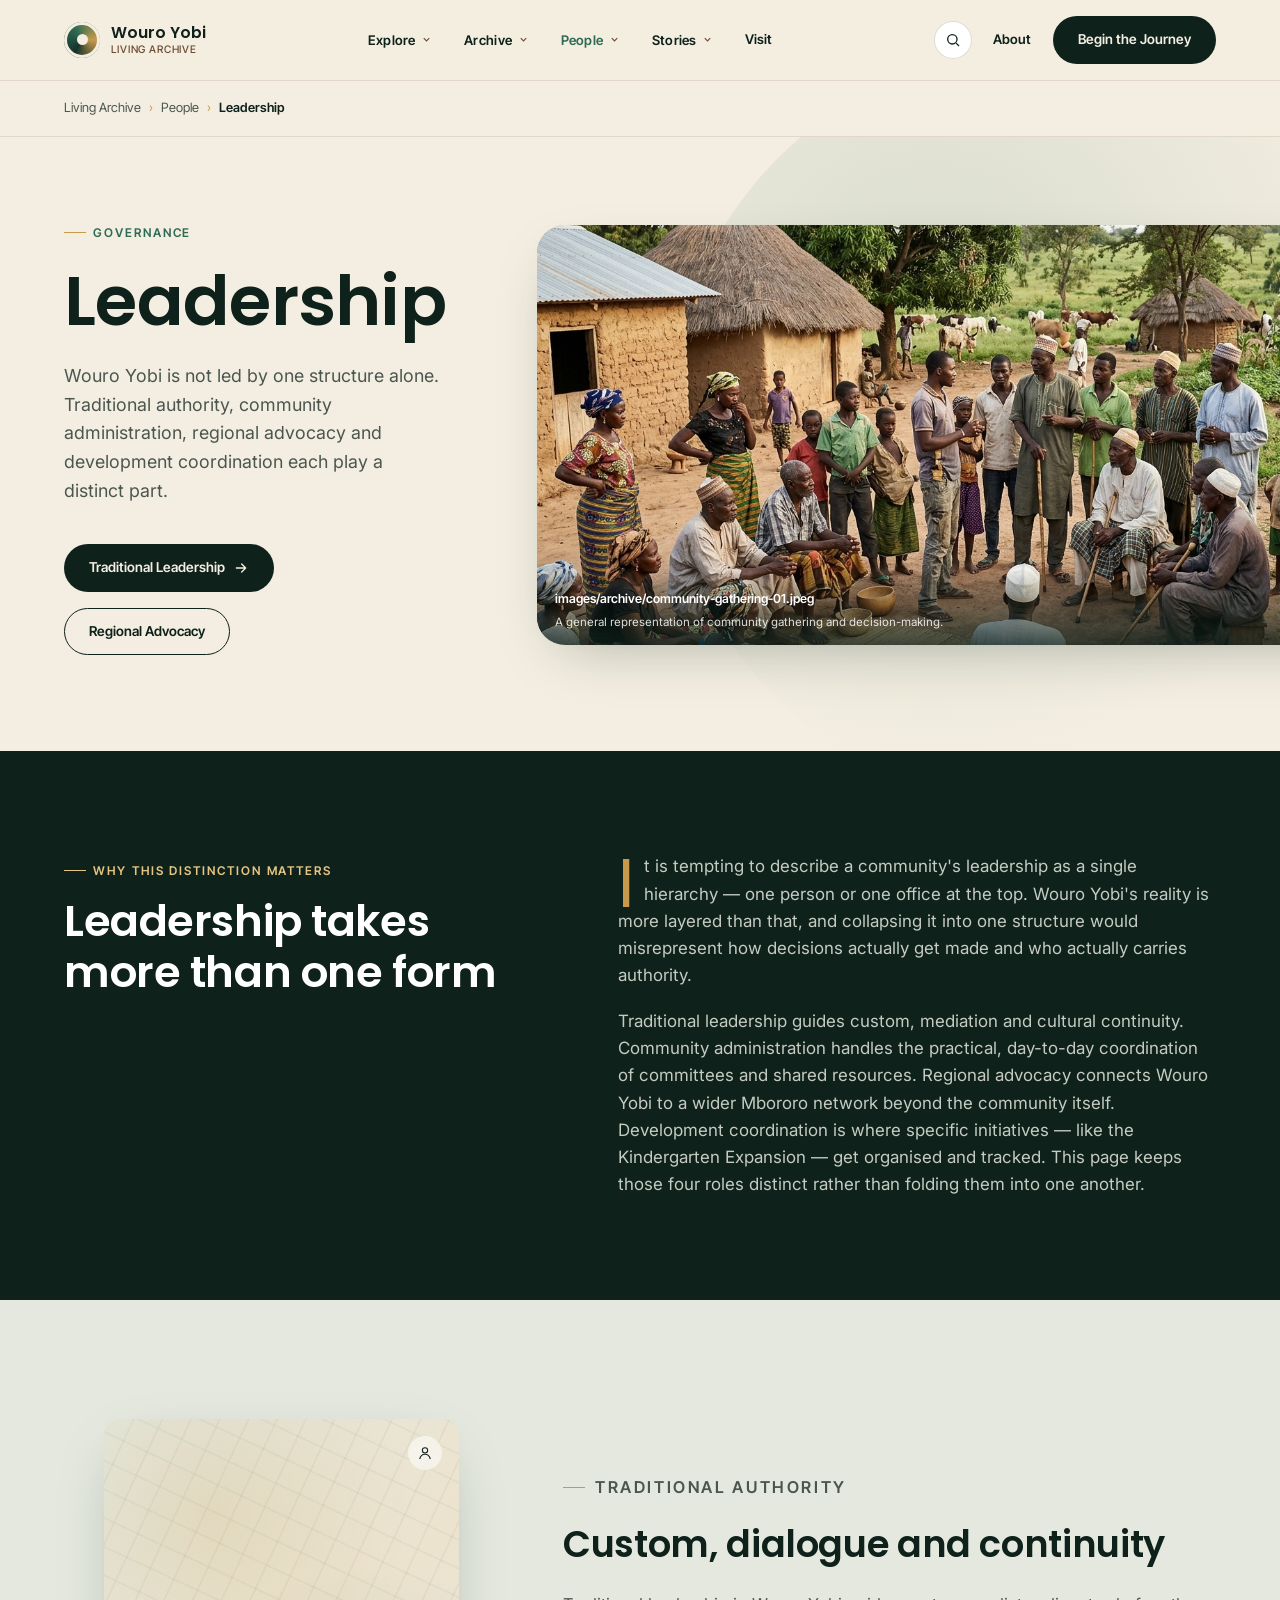
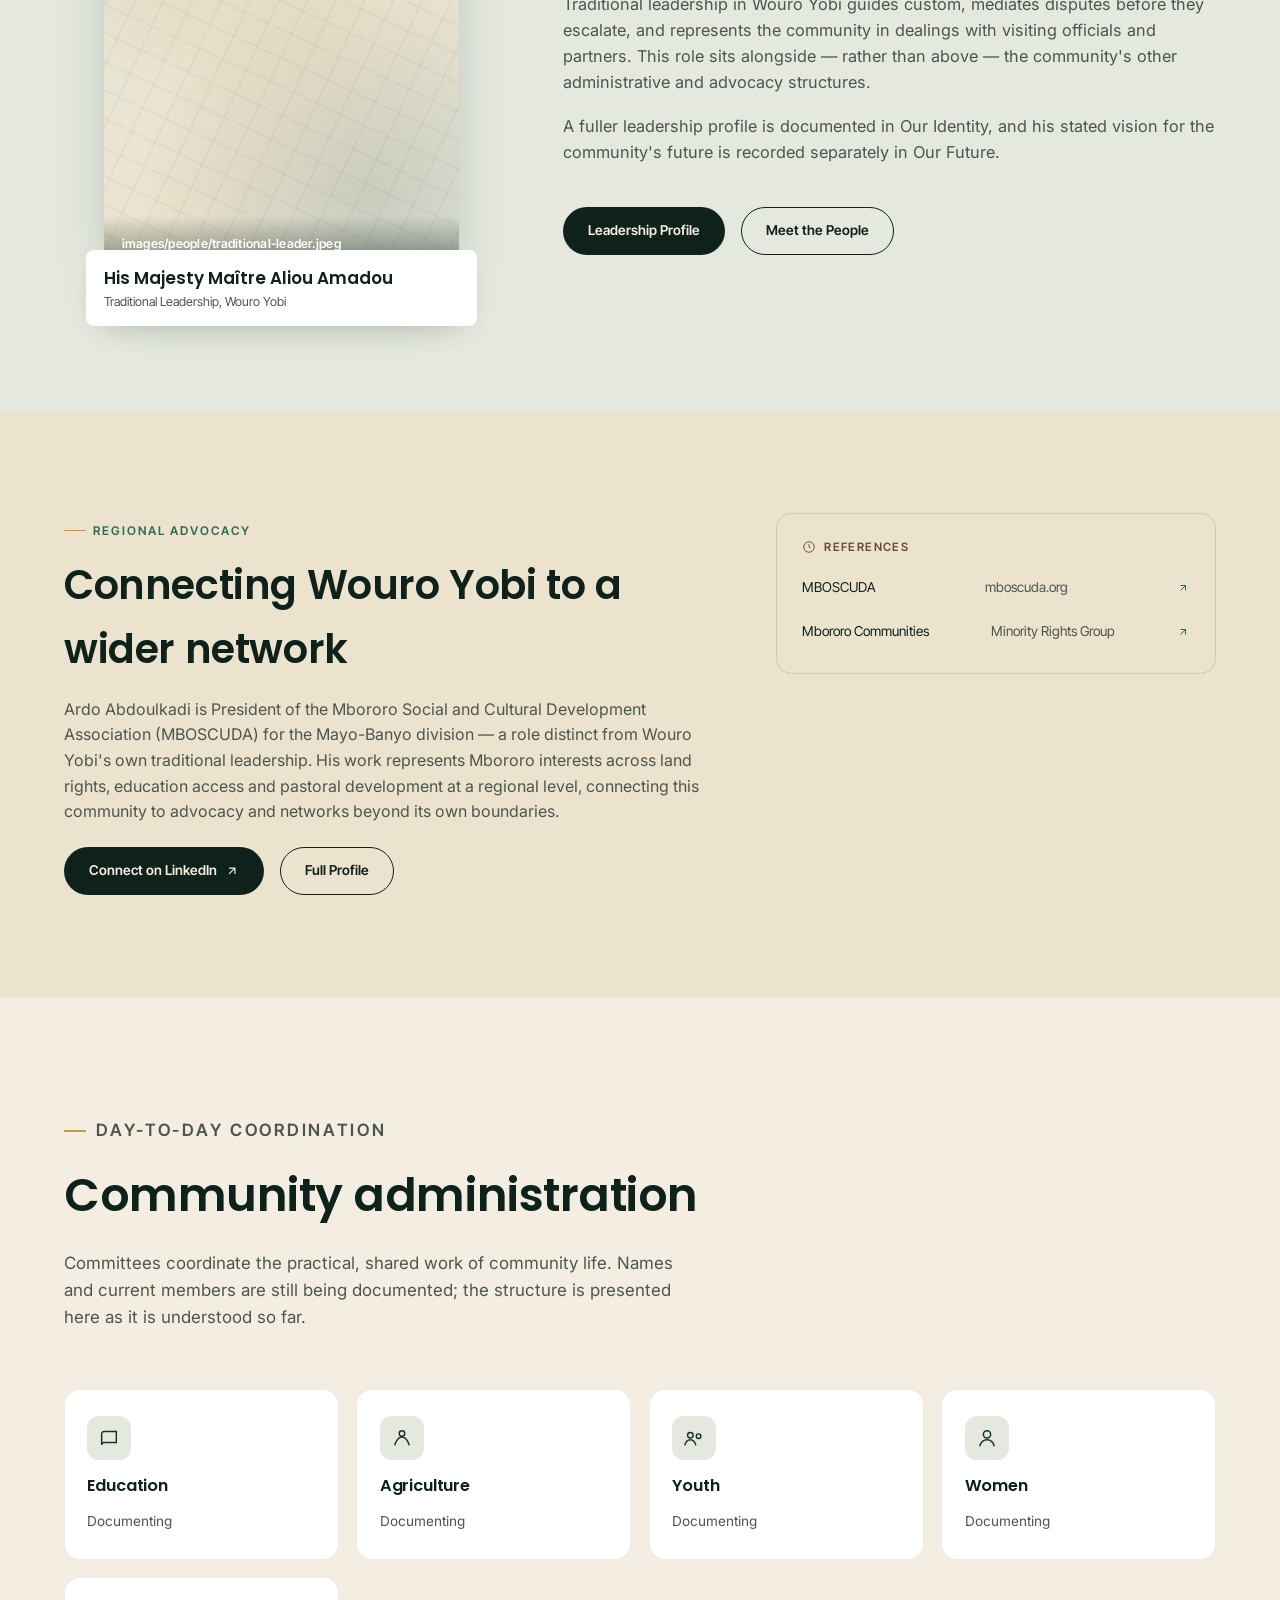
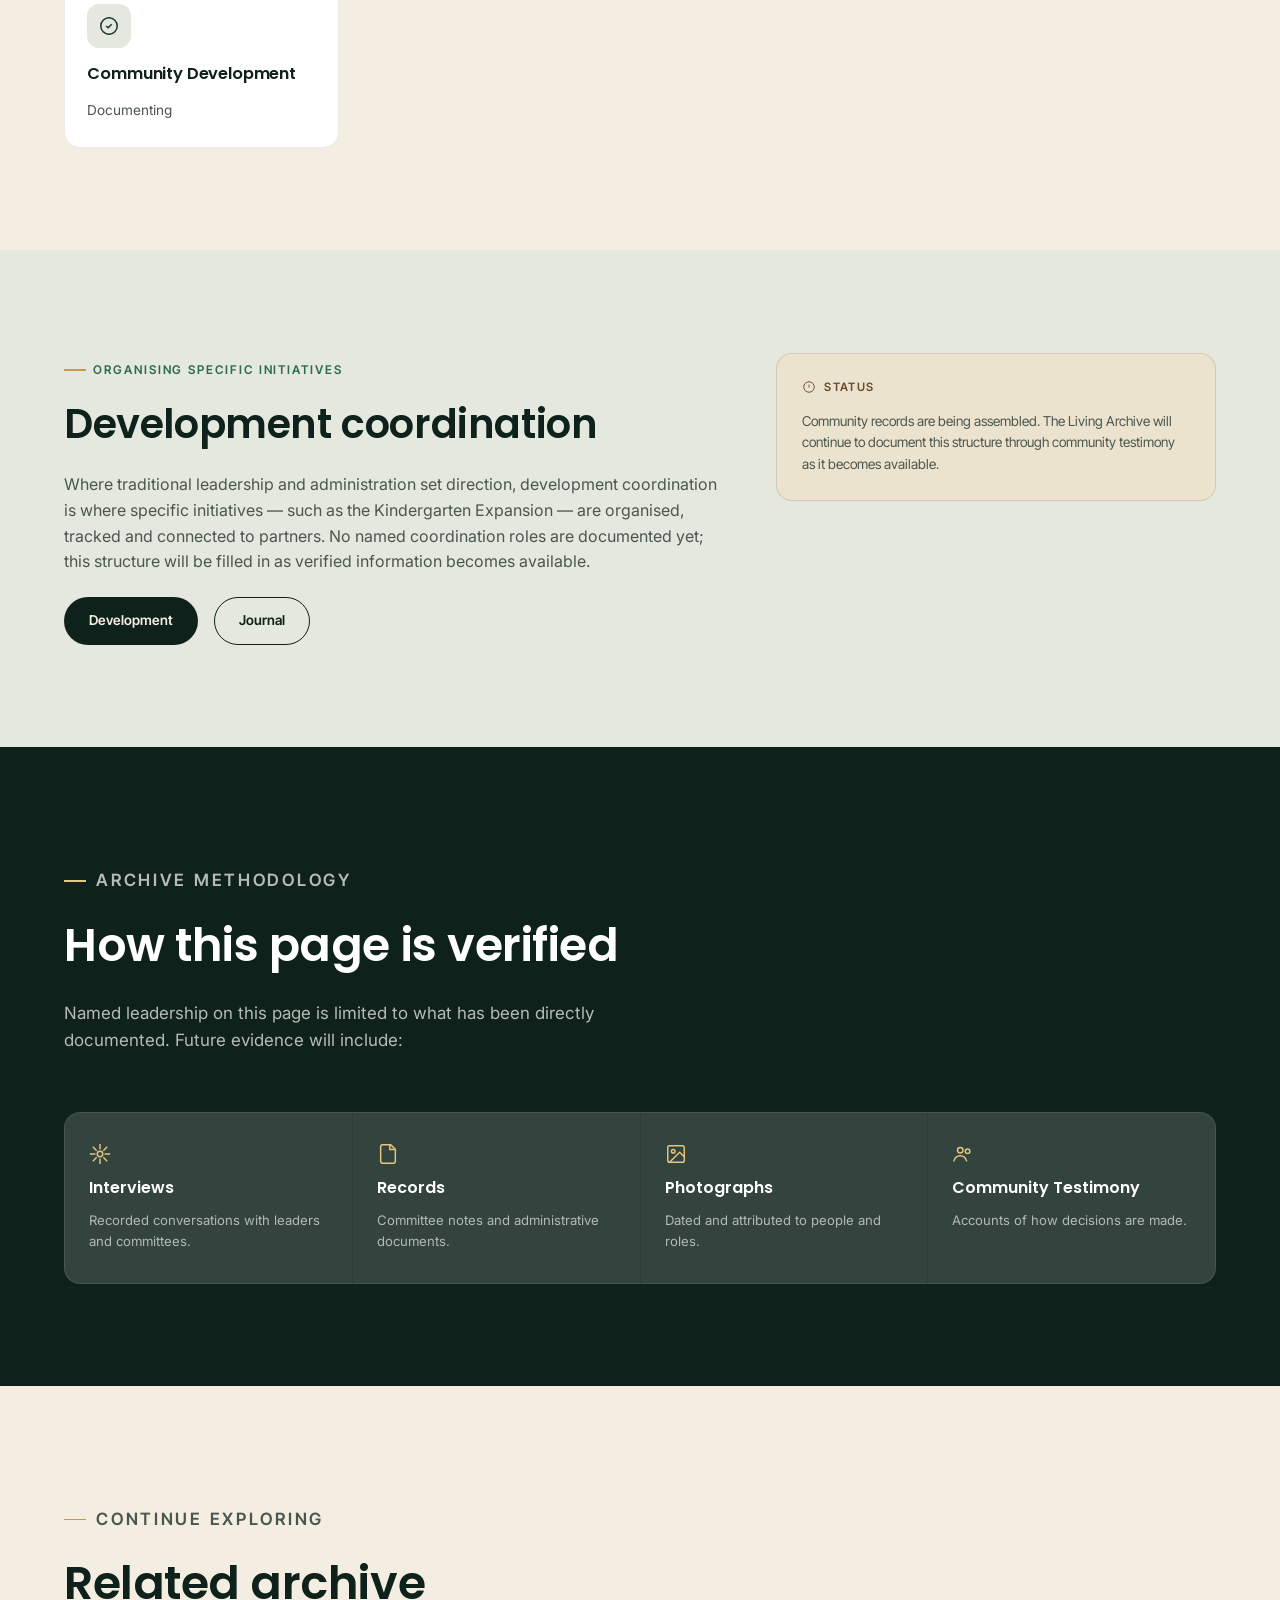
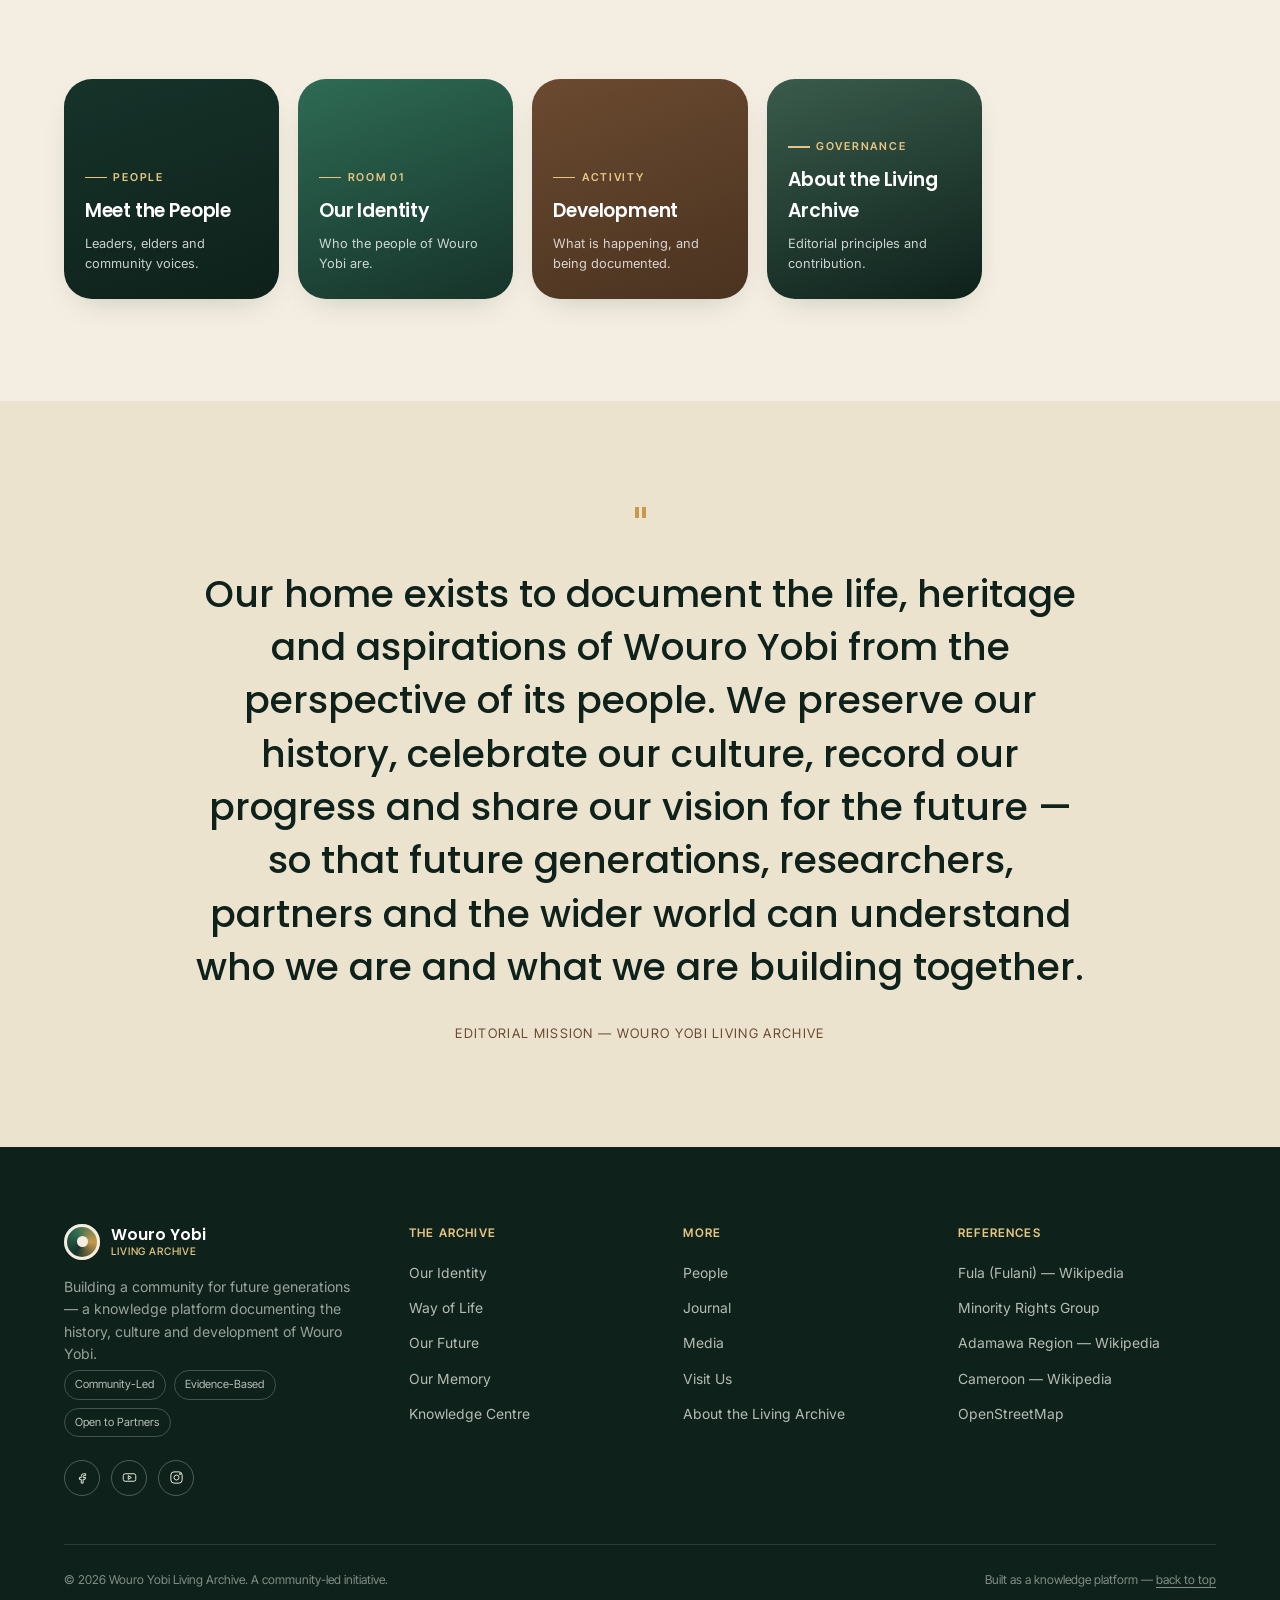
<file: leadership.html>
<!DOCTYPE html>
<html lang="en">
<head>
<meta charset="UTF-8">
<meta name="viewport" content="width=device-width, initial-scale=1.0">
<title>Leadership — Wouro Yobi Living Archive</title>
<meta name="description" content="Traditional leadership, community administration, regional advocacy and development coordination in Wouro Yobi — kept distinct, not collapsed into one structure.">
<link rel="preconnect" href="https://fonts.googleapis.com">
<link rel="preconnect" href="https://fonts.gstatic.com" crossorigin>
<link href="https://fonts.googleapis.com/css2?family=Poppins:wght@300;400;500;600;700&family=Inter:wght@400;500;600&family=Inter+Tight:wght@500;600&display=swap" rel="stylesheet">
<script type="application/ld+json">
{
  "@context": "https://schema.org",
  "@type": "WebPage",
  "name": "Leadership",
  "description": "Traditional leadership, community administration, regional advocacy and development coordination in Wouro Yobi, kept distinct.",
  "isPartOf": { "@type": "WebSite", "name": "Wouro Yobi Living Archive" }
}
</script>
<style>
  /* ============================================================
     DESIGN TOKENS — identical to the homepage. Do not alter.
     ============================================================ */
  :root{
    --forest: #16332A;
    --forest-deep: #0E211B;
    --emerald: #2E6B54;
    --sage: #A9BBA2;
    --sage-pale: #E4E8DE;
    --beige: #F3EEE1;
    --beige-warm: #ECE3CE;
    --brown: #6B4A30;
    --gold: #C79A4B;
    --gold-soft: #E4C583;
    --ink: #1E2420;
    --ink-soft: #4B564E;
    --white: #FFFFFF;

    --font-display: 'Poppins', sans-serif;
    --font-body: 'Inter', sans-serif;
    --font-caption: 'Inter Tight', sans-serif;

    --max-w: 1280px;
    --edge: clamp(1.5rem, 5vw, 4.5rem);
    --radius-lg: 28px;
    --radius-md: 16px;
    --radius-sm: 8px;
    --shadow-soft: 0 20px 60px -25px rgba(14,33,27,0.35);
    --shadow-card: 0 12px 34px -18px rgba(14,33,27,0.28);
    --ease: cubic-bezier(.22,1,.36,1);
  }

  *,*::before,*::after{box-sizing:border-box;}
  html{scroll-behavior:smooth;}
  @media (prefers-reduced-motion: reduce){
    html{scroll-behavior:auto;}
    *{animation-duration:0.01ms !important; animation-iteration-count:1 !important; transition-duration:0.01ms !important; scroll-behavior:auto !important;}
  }
  body{
    margin:0;
    font-family:var(--font-body);
    color:var(--ink);
    background:var(--beige);
    -webkit-font-smoothing:antialiased;
    line-height:1.6;
  }
  img{max-width:100%; display:block;}
  a{color:inherit;}
  h1,h2,h3,h4{font-family:var(--font-display); margin:0; color:var(--forest-deep); font-weight:600; letter-spacing:-0.01em;}
  p{margin:0;}
  ul{margin:0; padding:0; list-style:none;}
  button{font-family:inherit; cursor:pointer;}

  :focus-visible{
    outline:2.5px solid var(--gold);
    outline-offset:3px;
    border-radius:4px;
  }

  .wrap{max-width:var(--max-w); margin:0 auto; padding-inline:var(--edge);}
  .eyebrow{
    font-family:var(--font-caption);
    font-size:0.75rem;
    letter-spacing:0.16em;
    text-transform:uppercase;
    color:var(--emerald);
    font-weight:600;
    display:inline-flex;
    align-items:center;
    gap:0.6em;
  }
  .eyebrow::before{
    content:"";
    width:22px; height:1.5px;
    background:var(--gold);
    display:inline-block;
  }
  .visually-hidden{position:absolute; width:1px; height:1px; padding:0; margin:-1px; overflow:hidden; clip:rect(0,0,0,0); white-space:nowrap; border:0;}

  .reveal{opacity:0; transform:translateY(28px); transition:opacity 0.9s var(--ease), transform 0.9s var(--ease);}
  .reveal.is-visible{opacity:1; transform:none;}
  .reveal-stagger > *{transition-delay:calc(var(--i,0) * 90ms);}

  .skip-link{
    position:absolute; left:1rem; top:-4rem;
    background:var(--forest-deep); color:var(--white);
    padding:0.8rem 1.2rem; border-radius:var(--radius-sm);
    z-index:200; transition:top 0.25s var(--ease);
    font-family:var(--font-caption); font-weight:600;
  }
  .skip-link:focus{top:1rem;}

  /* ---------- header / nav (identical to homepage) ---------- */
  header.site-header{
    position:sticky; top:0; z-index:100;
    background:rgba(243,238,225,0.86);
    backdrop-filter:blur(14px) saturate(140%);
    border-bottom:1px solid rgba(107,74,48,0.14);
  }
  .nav-row{
    max-width:var(--max-w); margin:0 auto; padding:1.05rem var(--edge);
    display:flex; align-items:center; justify-content:space-between; gap:1.5rem;
  }
  .brand{display:flex; align-items:center; gap:0.7rem; text-decoration:none;}
  .brand-mark{
    width:38px; height:38px; border-radius:50%;
    background:conic-gradient(from 210deg, var(--forest), var(--emerald), var(--gold), var(--forest));
    display:grid; place-items:center; flex-shrink:0;
    box-shadow:inset 0 0 0 3px var(--beige);
  }
  .brand-mark span{width:12px; height:12px; border-radius:50%; background:var(--beige);}
  .brand-name{font-family:var(--font-display); font-size:1.02rem; font-weight:600; color:var(--forest-deep); line-height:1.1;}
  .brand-name small{display:block; font-family:var(--font-caption); font-weight:500; font-size:0.68rem; letter-spacing:0.08em; text-transform:uppercase; color:var(--brown); margin-top:0.2rem;}

  nav.primary-nav ul{display:flex; gap:2.1rem; align-items:center;}
  nav.primary-nav a{
    font-family:var(--font-caption); font-size:0.86rem; font-weight:500;
    text-decoration:none; color:var(--ink-soft);
    position:relative; padding-bottom:4px;
  }
  nav.primary-nav a::after{
    content:""; position:absolute; left:0; bottom:0; height:1.5px; width:0;
    background:var(--gold); transition:width 0.3s var(--ease);
  }
  nav.primary-nav a:hover::after, nav.primary-nav a:focus-visible::after{width:100%;}
  nav.primary-nav a[aria-current="page"]{color:var(--forest-deep);}
  nav.primary-nav a[aria-current="page"]::after{width:100%;}
  .nav-actions{display:flex; align-items:center; gap:0.8rem;}
  .btn{
    font-family:var(--font-caption); font-weight:600; font-size:0.85rem;
    padding:0.75rem 1.5rem; border-radius:999px; border:1.5px solid transparent;
    text-decoration:none; display:inline-flex; align-items:center; gap:0.5rem;
    transition:transform 0.35s var(--ease), background 0.35s var(--ease), color 0.35s var(--ease), border-color .35s var(--ease);
  }
  .btn-primary{background:var(--forest-deep); color:var(--beige);}
  .btn-primary:hover{background:var(--emerald); transform:translateY(-2px);}
  .btn-ghost{border-color:var(--forest-deep); color:var(--forest-deep);}
  .btn-ghost:hover{background:var(--forest-deep); color:var(--beige); transform:translateY(-2px);}
  .btn-gold{background:var(--gold); color:var(--forest-deep);}
  .btn-gold:hover{background:var(--gold-soft); transform:translateY(-2px);}
  .nav-toggle{display:none; background:none; border:none; padding:0.4rem;}
  @media (max-width:920px){
    nav.primary-nav, .nav-actions .btn-ghost{display:none;}
    .nav-toggle{display:block;}
  }

  /* ---------- placeholder image component (identical) ---------- */
  .ph{
    position:relative; overflow:hidden;
    background:linear-gradient(135deg, var(--sage-pale) 0%, var(--beige-warm) 55%, var(--sage-pale) 100%);
    border-radius:var(--radius-md);
    display:flex; align-items:flex-end;
    isolation:isolate;
    min-height:180px;
  }
  .ph::before{
    content:""; position:absolute; inset:0;
    background-image:
      repeating-linear-gradient(115deg, rgba(107,74,48,0.05) 0 2px, transparent 2px 26px),
      repeating-linear-gradient(25deg, rgba(46,107,84,0.05) 0 2px, transparent 2px 26px);
    z-index:0;
  }
  .ph::after{
    content:""; position:absolute; inset:0; z-index:0;
    background:
      radial-gradient(circle at 30% 20%, rgba(199,154,75,0.18), transparent 45%),
      radial-gradient(circle at 75% 80%, rgba(22,51,42,0.14), transparent 50%);
  }
  .ph-icon{
    position:absolute; top:1.1rem; right:1.1rem; z-index:1;
    width:34px; height:34px; border-radius:50%;
    background:rgba(255,255,255,0.55); backdrop-filter:blur(4px);
    display:grid; place-items:center;
  }
  .ph-icon svg{width:16px; height:16px; stroke:var(--forest-deep);}
  .ph-caption{
    position:relative; z-index:1; width:100%;
    padding:0.9rem 1.1rem; margin:0;
    background:linear-gradient(to top, rgba(14,33,27,0.72), rgba(14,33,27,0));
    color:var(--white);
  }
  .ph-caption .fname{font-family:var(--font-caption); font-size:0.78rem; font-weight:600; letter-spacing:0.02em;}
  .ph-caption .fdesc{display:block; font-size:0.72rem; opacity:0.85; margin-top:0.15rem;}
  .ph-caption .fdim{display:block; font-family:var(--font-caption); font-size:0.66rem; opacity:0.7; margin-top:0.35rem; letter-spacing:0.04em;}
  .ph-square{aspect-ratio:1/1;}
  .ph-portrait{aspect-ratio:3/4;}
  .ph-wide{aspect-ratio:16/9;}
  .ph-panorama{aspect-ratio:21/9;}

  /* ---------- context-reference image variant (new, for regional Wikimedia/Unsplash context) ---------- */
  .ref{
    position:relative; overflow:hidden; border-radius:var(--radius-md);
    background:linear-gradient(150deg, var(--sage) 0%, var(--forest) 100%);
    display:flex; align-items:flex-end; min-height:180px;
  }
  .ref::before{
    content:""; position:absolute; inset:0;
    background-image:
      repeating-linear-gradient(70deg, rgba(255,255,255,0.06) 0 3px, transparent 3px 22px);
    z-index:0;
  }
  .ref-badge{
    position:absolute; top:1.1rem; left:1.1rem; z-index:1;
    font-family:var(--font-caption); font-size:0.64rem; font-weight:600; letter-spacing:0.08em; text-transform:uppercase;
    background:rgba(255,255,255,0.9); color:var(--forest-deep); padding:0.32rem 0.7rem; border-radius:999px;
  }
  .ref-caption{
    position:relative; z-index:1; width:100%; padding:0.9rem 1.1rem;
    background:linear-gradient(to top, rgba(14,33,27,0.78), rgba(14,33,27,0));
    color:var(--white);
  }
  .ref-caption .fname{font-family:var(--font-caption); font-size:0.78rem; font-weight:600;}
  .ref-caption .fdesc{display:block; font-size:0.72rem; opacity:0.85; margin-top:0.15rem;}
  .ref-wide{aspect-ratio:16/9;}
  .ref-panorama{aspect-ratio:21/9;}

  /* ---------- section rhythm ---------- */
  section{padding-block:clamp(4rem, 8vw, 7.5rem); position:relative;}
  .section-head{max-width:64ch; margin-bottom:clamp(2.2rem, 5vw, 3.6rem);}
  .section-head h2{font-size:clamp(2rem, 3.6vw, 3rem); margin-top:0.9rem;}
  .section-head p{margin-top:1.1rem; font-size:1.06rem; color:var(--ink-soft); max-width:56ch;}

  /* ---------- breadcrumb (page-local) ---------- */
  .page-crumb{
    padding-block:1.1rem; border-bottom:1px solid rgba(107,74,48,0.14);
    font-family:var(--font-caption); font-size:0.8rem; color:var(--ink-soft);
  }
  .page-crumb a{text-decoration:none; color:var(--ink-soft);}
  .page-crumb a:hover{color:var(--emerald);}
  .page-crumb span[aria-hidden]{margin-inline:0.5rem; color:var(--gold);}
  .page-crumb strong{color:var(--forest-deep); font-weight:600;}

  /* ---------- hero (identical structure to homepage) ---------- */
  .hero{position:relative; padding-top:clamp(2.5rem, 6vw, 4.5rem); padding-bottom:clamp(3rem, 7vw, 6rem); overflow:hidden;}
  .hero-bg-shape{
    position:absolute; top:-15%; right:-12%; width:60vw; height:60vw; max-width:900px; max-height:900px;
    border-radius:50%; background:radial-gradient(circle at 35% 35%, rgba(46,107,84,0.14), rgba(46,107,84,0) 65%);
    z-index:0; pointer-events:none;
  }
  .hero-grid{position:relative; z-index:1; display:grid; grid-template-columns:1.05fr 0.95fr; gap:clamp(2rem,4vw,4rem); align-items:center;}
  @media (max-width:940px){ .hero-grid{grid-template-columns:1fr;} }
  .hero-eyebrow{margin-bottom:1.4rem;}
  .hero h1{font-size:clamp(2.6rem, 5.4vw, 4.4rem); line-height:1.04; font-weight:600; color:var(--forest-deep);}
  .hero h1 em{font-style:normal; color:var(--emerald); position:relative;}
  .hero-sub{margin-top:1.6rem; max-width:44ch; font-size:1.12rem; color:var(--ink-soft);}
  .hero-actions{margin-top:2.4rem; display:flex; flex-wrap:wrap; gap:1rem;}
  .hero-visual{position:relative;}
  .hero-visual .ref{min-height:420px; border-radius:var(--radius-lg); box-shadow:var(--shadow-soft);}
  .hero-visual .ph-float{
    position:absolute; width:44%; bottom:-8%; left:-10%;
    border:6px solid var(--beige); border-radius:var(--radius-md); box-shadow:var(--shadow-card);
    min-height:auto;
  }
  @media (max-width:700px){ .hero-visual .ph-float{display:none;} }

  /* ---------- editorial intro (dark band, identical treatment) ---------- */
  .editorial{background:var(--forest-deep); color:var(--sage-pale);}
  .editorial .wrap{display:grid; grid-template-columns:0.9fr 1.1fr; gap:clamp(2.5rem,5vw,5rem); align-items:start;}
  @media (max-width:920px){ .editorial .wrap{grid-template-columns:1fr;} }
  .editorial .eyebrow{color:var(--gold-soft);}
  .editorial .eyebrow::before{background:var(--gold-soft);}
  .editorial h2{color:var(--white); font-size:clamp(1.9rem,3.4vw,2.7rem); margin-top:1rem; line-height:1.18;}
  .editorial-drop{font-family:var(--font-display); font-size:4.2rem; line-height:0.7; float:left; margin-right:0.6rem; margin-top:0.4rem; color:var(--gold);}
  .editorial-body p{font-size:1.06rem; color:rgba(228,232,222,0.86); margin-top:1.2rem;}
  .editorial-body p:first-child{margin-top:0;}

  /* ---------- knowledge panel (identical, reusable) ---------- */
  .knowledge-panel{
    background:var(--beige-warm); border:1px solid rgba(107,74,48,0.18); border-radius:var(--radius-md);
    padding:1.5rem 1.6rem;
  }
  .knowledge-panel h4{
    font-family:var(--font-caption); font-size:0.72rem; letter-spacing:0.12em; text-transform:uppercase;
    color:var(--brown); font-weight:600; margin-bottom:0.9rem; display:flex; align-items:center; gap:0.5rem;
  }
  .knowledge-panel h4 svg{width:14px; height:14px; stroke:var(--brown);}
  .knowledge-panel ul{display:flex; flex-direction:column; gap:0.55rem;}
  .knowledge-panel a{
    display:flex; justify-content:space-between; align-items:center; gap:0.6rem;
    text-decoration:none; font-family:var(--font-caption); font-size:0.85rem;
    color:var(--forest-deep); padding:0.4rem 0; border-bottom:1px dashed rgba(107,74,48,0.22);
  }
  .knowledge-panel a:last-child{border-bottom:none;}
  .knowledge-panel a span.src{color:var(--ink-soft); font-weight:400;}
  .knowledge-panel a svg{width:12px; height:12px; stroke:var(--emerald); flex-shrink:0;}

  /* ---------- Where We Are: map + hierarchy ---------- */
  .where-grid{display:grid; grid-template-columns:1.2fr 0.8fr; gap:clamp(2rem,4vw,3.5rem); align-items:start;}
  @media (max-width:940px){ .where-grid{grid-template-columns:1fr;} }
  .map-frame{
    border-radius:var(--radius-lg); overflow:hidden; box-shadow:var(--shadow-card);
    border:1px solid rgba(107,74,48,0.14); background:var(--sage-pale);
  }
  .map-frame iframe{width:100%; height:380px; border:0; display:block; filter:saturate(0.85);}
  .map-meta{
    display:flex; justify-content:space-between; align-items:center; gap:1rem; flex-wrap:wrap;
    padding:1.1rem 1.4rem; background:var(--white); font-family:var(--font-caption); font-size:0.82rem; color:var(--ink-soft);
  }
  .map-meta strong{color:var(--forest-deep); font-family:var(--font-display); font-weight:600; font-size:0.95rem;}
  .hierarchy{margin-top:2rem; display:flex; flex-direction:column; gap:0;}
  .hierarchy-step{
    display:flex; align-items:center; gap:1rem; padding:0.9rem 0;
    border-bottom:1px dashed rgba(107,74,48,0.2);
  }
  .hierarchy-step:last-child{border-bottom:none;}
  .hierarchy-dot{width:10px; height:10px; border-radius:50%; background:var(--sage); flex-shrink:0;}
  .hierarchy-step.is-final .hierarchy-dot{background:var(--gold); box-shadow:0 0 0 4px rgba(199,154,75,0.18);}
  .hierarchy-label{font-family:var(--font-caption); font-size:0.68rem; text-transform:uppercase; letter-spacing:0.08em; color:var(--ink-soft);}
  .hierarchy-name{font-family:var(--font-display); font-size:1.08rem; color:var(--forest-deep); font-weight:600;}
  .hierarchy-step.is-final .hierarchy-name{color:var(--emerald);}

  /* ---------- Meaning of the name ---------- */
  .meaning-box{
    display:grid; grid-template-columns:auto 1fr; gap:1.4rem; align-items:flex-start;
    background:var(--white); border:1px solid rgba(107,74,48,0.14); border-radius:var(--radius-lg);
    padding:clamp(1.8rem,4vw,2.6rem); box-shadow:var(--shadow-card);
  }
  @media (max-width:640px){ .meaning-box{grid-template-columns:1fr;} }
  .meaning-icon{width:52px; height:52px; border-radius:14px; background:var(--sage-pale); display:grid; place-items:center; flex-shrink:0;}
  .meaning-icon svg{width:26px; height:26px; stroke:var(--forest); fill:none; stroke-width:1.6;}
  .meaning-box h3{font-size:1.5rem;}
  .meaning-box p{margin-top:0.9rem; color:var(--ink-soft); font-size:1rem;}
  .status-badge{
    display:inline-flex; align-items:center; gap:0.4rem; margin-top:1.3rem;
    font-family:var(--font-caption); font-size:0.72rem; font-weight:600; letter-spacing:0.06em; text-transform:uppercase;
    color:var(--brown); background:var(--beige-warm); border:1px dashed var(--gold); padding:0.5rem 0.9rem; border-radius:999px;
  }
  .status-badge svg{width:13px; height:13px; stroke:var(--brown);}
  .meaning-invite{
    margin-top:1.4rem; font-family:var(--font-caption); font-size:0.86rem; color:var(--emerald); font-weight:600;
  }

  /* ---------- Mbororo community: distinction grid ---------- */
  .distinction-grid{display:grid; grid-template-columns:1fr 1fr; gap:1.6rem;}
  @media (max-width:820px){ .distinction-grid{grid-template-columns:1fr;} }
  .distinction-card{
    background:var(--white); border-radius:var(--radius-lg); padding:clamp(1.8rem,3.5vw,2.3rem);
    border:1px solid rgba(107,74,48,0.1); box-shadow:var(--shadow-card);
  }
  .distinction-card.is-local{border-top:4px solid var(--gold);}
  .distinction-card.is-broader{border-top:4px solid var(--sage);}
  .distinction-card h3{font-size:1.2rem; display:flex; align-items:center; gap:0.6rem;}
  .distinction-card h3 svg{width:20px; height:20px; stroke:var(--emerald); flex-shrink:0;}
  .distinction-card p{margin-top:1rem; color:var(--ink-soft); font-size:0.95rem;}
  .distinction-card ul{margin-top:1.1rem; display:flex; flex-direction:column; gap:0.6rem;}
  .distinction-card li{font-size:0.9rem; color:var(--ink-soft); padding-left:1.1rem; position:relative;}
  .distinction-card li::before{content:"—"; position:absolute; left:0; color:var(--gold);}

  /* ---------- values grid ---------- */
  .values-grid{display:grid; grid-template-columns:repeat(4,1fr); gap:1.1rem;}
  @media (max-width:920px){ .values-grid{grid-template-columns:repeat(2,1fr);} }
  @media (max-width:520px){ .values-grid{grid-template-columns:1fr;} }
  .value-card{
    background:var(--white); border-radius:var(--radius-md); padding:1.6rem 1.4rem;
    border:1px solid rgba(107,74,48,0.1); display:flex; flex-direction:column; gap:0.8rem;
    transition:transform 0.4s var(--ease), box-shadow 0.4s var(--ease);
  }
  .value-card:hover{transform:translateY(-6px); box-shadow:var(--shadow-card);}
  .value-icon{width:44px; height:44px; border-radius:12px; background:var(--sage-pale); display:grid; place-items:center;}
  .value-icon svg{width:22px; height:22px; stroke:var(--forest); fill:none; stroke-width:1.6;}
  .value-card h4{font-size:1.02rem;}
  .value-card p{font-size:0.85rem; color:var(--ink-soft);}

  /* ---------- leadership grid ---------- */
  .leadership-grid{display:grid; grid-template-columns:repeat(4,1fr); gap:1.4rem;}
  @media (max-width:1000px){ .leadership-grid{grid-template-columns:repeat(2,1fr);} }
  @media (max-width:560px){ .leadership-grid{grid-template-columns:1fr;} }
  .leader-card{background:var(--white); border-radius:var(--radius-lg); overflow:hidden; box-shadow:var(--shadow-card); border:1px solid rgba(107,74,48,0.08);}
  .leader-card .ph{border-radius:0; min-height:260px;}
  .leader-body{padding:1.3rem 1.2rem 1.5rem;}
  .leader-role{font-family:var(--font-caption); font-size:0.68rem; text-transform:uppercase; letter-spacing:0.08em; color:var(--gold); font-weight:600;}
  .leader-card h4{font-size:1.05rem; margin-top:0.4rem;}
  .leader-card p{font-size:0.82rem; color:var(--ink-soft); margin-top:0.4rem;}

  /* ---------- community voices (spotlight reuse) ---------- */
  .spotlight{background:var(--sage-pale);}
  .spotlight-grid{display:grid; grid-template-columns:0.8fr 1.2fr; gap:clamp(2rem,5vw,4rem); align-items:center;}
  @media (max-width:920px){ .spotlight-grid{grid-template-columns:1fr;} }
  .spotlight-portrait{position:relative;}
  .spotlight-portrait .ph{box-shadow:var(--shadow-soft); min-height:440px;}
  .spotlight-role{
    position:absolute; bottom:-1.1rem; left:1.4rem; right:1.4rem;
    background:var(--white); border-radius:var(--radius-sm); padding:0.9rem 1.1rem;
    box-shadow:var(--shadow-card); font-family:var(--font-caption); font-size:0.78rem; color:var(--ink-soft);
  }
  .spotlight-role strong{display:block; font-family:var(--font-display); font-size:1.05rem; color:var(--forest-deep); font-weight:600;}
  .spotlight-body h3{font-size:clamp(1.8rem,3vw,2.3rem); margin-top:0.9rem;}
  .spotlight-body p{margin-top:1.1rem; color:var(--ink-soft); font-size:1.02rem;}
  .spotlight-body .btn{margin-top:1.6rem;}

  /* ---------- timeline ---------- */
  .timeline-scroller{
    display:grid; grid-auto-flow:column; grid-auto-columns:minmax(240px, 1fr);
    gap:0; overflow-x:auto; padding-bottom:1.5rem; padding-top:0.5rem;
    margin-inline:calc(var(--edge) * -1); padding-inline:var(--edge);
  }
  .timeline-scroller::-webkit-scrollbar{height:6px;}
  .timeline-scroller::-webkit-scrollbar-thumb{background:var(--sage); border-radius:6px;}
  .timeline-item{position:relative; padding:1.6rem 1.4rem 0; border-top:3px solid var(--gold);}
  .timeline-item.is-unknown{border-top-color:var(--sage);}
  .timeline-item::before{
    content:""; position:absolute; top:-8px; left:1.4rem; width:13px; height:13px; border-radius:50%;
    background:var(--gold); border:3px solid var(--beige);
  }
  .timeline-item.is-unknown::before{background:var(--sage);}
  .timeline-date{font-family:var(--font-caption); font-size:0.72rem; font-weight:600; letter-spacing:0.06em; text-transform:uppercase; color:var(--brown);}
  .timeline-item h4{font-size:1.02rem; margin-top:0.5rem;}
  .timeline-item p{font-size:0.85rem; color:var(--ink-soft); margin-top:0.5rem; max-width:26ch;}

  /* ---------- evidence (reused) ---------- */
  .evidence{background:var(--forest-deep); color:var(--sage-pale);}
  .evidence .eyebrow{color:var(--gold-soft);}
  .evidence .eyebrow::before{background:var(--gold-soft);}
  .evidence .section-head h2{color:var(--white);}
  .evidence .section-head p{color:rgba(228,232,222,0.78);}
  .evidence-grid{display:grid; grid-template-columns:repeat(4,1fr); gap:1px; background:rgba(228,232,222,0.14); border-radius:var(--radius-md); overflow:hidden; border:1px solid rgba(228,232,222,0.14);}
  @media (max-width:880px){ .evidence-grid{grid-template-columns:repeat(2,1fr);} }
  .evidence-cell{background:rgba(228,232,222,0.04); padding:1.9rem 1.5rem; display:flex; flex-direction:column; gap:0.6rem;}
  .evidence-cell svg{width:22px; height:22px; stroke:var(--gold-soft); fill:none; stroke-width:1.6;}
  .evidence-cell strong{font-family:var(--font-display); font-size:1rem; color:var(--white); font-weight:600;}
  .evidence-cell span{font-size:0.82rem; color:rgba(228,232,222,0.72);}

  /* ---------- related archive (explore-card reuse) ---------- */
  .explore-grid{display:grid; grid-template-columns:repeat(5,1fr); gap:1.2rem;}
  @media (max-width:1080px){ .explore-grid{grid-template-columns:repeat(2,1fr);} }
  @media (max-width:600px){ .explore-grid{grid-template-columns:1fr;} }
  .explore-card{
    position:relative; border-radius:var(--radius-lg); overflow:hidden; min-height:220px;
    display:flex; align-items:flex-end; text-decoration:none; color:var(--white); box-shadow:var(--shadow-card);
  }
  .explore-card::before{content:""; position:absolute; inset:0; background:linear-gradient(160deg, var(--forest) 0%, var(--forest-deep) 100%); transition:transform 0.6s var(--ease);}
  .explore-card:nth-child(2)::before{background:linear-gradient(160deg, var(--emerald) 0%, var(--forest) 100%);}
  .explore-card:nth-child(3)::before{background:linear-gradient(160deg, var(--brown) 0%, #4a3320 100%);}
  .explore-card:nth-child(4)::before{background:linear-gradient(160deg, #3a5c4c 0%, var(--forest-deep) 100%);}
  .explore-card:nth-child(5)::before{background:linear-gradient(160deg, var(--gold) 0%, var(--brown) 100%);}
  .explore-card:hover::before{transform:scale(1.06);}
  .explore-content{position:relative; z-index:1; padding:1.5rem 1.3rem;}
  .explore-content .eyebrow{color:var(--gold-soft); font-size:0.68rem;}
  .explore-content .eyebrow::before{background:var(--gold-soft);}
  .explore-content h3{color:var(--white); font-size:1.18rem; margin-top:0.6rem;}
  .explore-content p{font-size:0.8rem; color:rgba(255,255,255,0.78); margin-top:0.5rem;}

  /* ---------- editorial mission (reused) ---------- */
  .mission{background:var(--beige-warm); text-align:center;}
  .mission blockquote{
    max-width:56rem; margin:0 auto; font-family:var(--font-display);
    font-size:clamp(1.5rem, 3.4vw, 2.35rem); line-height:1.42; color:var(--forest-deep); font-weight:500;
  }
  .mission cite{
    display:block; margin-top:1.8rem; font-family:var(--font-caption); font-style:normal;
    font-size:0.82rem; letter-spacing:0.1em; text-transform:uppercase; color:var(--brown);
  }
  .mission-mark{font-family:var(--font-display); font-size:3.4rem; color:var(--gold); display:block; margin-bottom:0.6rem; line-height:1;}

  /* ---------- footer (identical to homepage) ---------- */
  footer.site-footer{background:var(--forest-deep); color:rgba(228,232,222,0.75); padding-top:clamp(3.5rem,6vw,5rem);}
  .footer-top{display:grid; grid-template-columns:1.3fr 1fr 1fr 1.1fr; gap:2.5rem; padding-bottom:3rem; border-bottom:1px solid rgba(228,232,222,0.14);}
  @media (max-width:880px){ .footer-top{grid-template-columns:1fr 1fr;} }
  @media (max-width:560px){ .footer-top{grid-template-columns:1fr;} }
  .footer-brand p{margin-top:1rem; font-size:0.88rem; max-width:32ch; color:rgba(228,232,222,0.65);}
  .footer-social{display:flex; gap:0.7rem; margin-top:1.4rem;}
  .footer-social a{width:36px; height:36px; border-radius:50%; border:1px solid rgba(228,232,222,0.3); display:grid; place-items:center; text-decoration:none;}
  .footer-social a svg{width:15px; height:15px; stroke:var(--sage-pale);}
  .footer-social a:hover{background:var(--gold); border-color:var(--gold);}
  .footer-social a:hover svg{stroke:var(--forest-deep);}
  .footer-col h4{font-family:var(--font-caption); font-size:0.74rem; text-transform:uppercase; letter-spacing:0.1em; color:var(--gold-soft); margin-bottom:1.1rem; font-weight:600;}
  .footer-col ul{display:flex; flex-direction:column; gap:0.6rem;}
  .footer-col a{text-decoration:none; font-size:0.87rem; color:rgba(228,232,222,0.78);}
  .footer-col a:hover{color:var(--gold-soft);}
  .footer-values{display:flex; flex-wrap:wrap; gap:0.5rem; margin-top:0.3rem;}
  .footer-values li{font-family:var(--font-caption); font-size:0.7rem; padding:0.3rem 0.65rem; border:1px solid rgba(228,232,222,0.25); border-radius:999px; color:rgba(228,232,222,0.8);}
  .footer-bottom{display:flex; justify-content:space-between; align-items:center; flex-wrap:wrap; gap:1rem; padding-block:1.6rem; font-family:var(--font-caption); font-size:0.76rem; color:rgba(228,232,222,0.55);}
  .footer-bottom a{text-decoration:underline; text-underline-offset:3px;}

  .col-span-2{grid-column:span 2;}
  @media (max-width:600px){ .col-span-2{grid-column:span 1;} }

  /* ============================================================
     HEADER / NAVIGATION — restructured: nested dropdowns + search
     ============================================================ */
  header.site-header{position:sticky; top:0; z-index:120; background:rgba(243,238,225,0.92); backdrop-filter:blur(14px) saturate(140%); border-bottom:1px solid rgba(107,74,48,0.14);}
  .nav-row{max-width:var(--max-w); margin:0 auto; padding:1rem var(--edge); display:flex; align-items:center; justify-content:space-between; gap:1.5rem;}
  .brand{display:flex; align-items:center; gap:0.7rem; text-decoration:none;}
  .brand-mark{width:36px; height:36px; border-radius:50%; background:conic-gradient(from 210deg, var(--forest), var(--emerald), var(--gold), var(--forest)); display:grid; place-items:center; flex-shrink:0; box-shadow:inset 0 0 0 3px var(--beige);}
  .brand-mark span{width:11px; height:11px; border-radius:50%; background:var(--beige);}
  .brand-name{font-family:var(--font-display); font-size:0.98rem; font-weight:600; color:var(--forest-deep); line-height:1.1;}
  .brand-name small{display:block; font-family:var(--font-caption); font-weight:500; font-size:0.65rem; letter-spacing:0.08em; text-transform:uppercase; color:var(--brown); margin-top:0.2rem;}

  nav.primary-nav-v2{display:flex; align-items:center; gap:0.3rem;}
  .nav-item{position:relative;}
  .nav-trigger{
    font-family:var(--font-caption); font-size:0.83rem; font-weight:600; letter-spacing:0.02em; color:var(--forest-deep);
    background:none; border:none; padding:0.6rem 0.85rem; border-radius:999px; display:inline-flex; align-items:center; gap:0.35rem;
    transition:background 0.25s var(--ease);
  }
  .nav-trigger:hover, .nav-trigger[aria-expanded="true"]{background:rgba(22,51,42,0.07);}
  .nav-trigger svg{width:11px; height:11px; stroke:var(--brown); transition:transform 0.25s var(--ease);}
  .nav-trigger[aria-expanded="true"] svg{transform:rotate(180deg);}
  .nav-simple{
    font-family:var(--font-caption); font-size:0.83rem; font-weight:600; color:var(--forest-deep); text-decoration:none;
    padding:0.6rem 0.85rem; border-radius:999px; transition:background 0.25s var(--ease);
  }
  .nav-simple:hover{background:rgba(22,51,42,0.07);}

  .nav-panel{
    position:absolute; top:calc(100% + 10px); left:50%; transform:translateX(-50%) translateY(-6px);
    width:340px; background:var(--white); border-radius:var(--radius-md); box-shadow:var(--shadow-soft);
    border:1px solid rgba(107,74,48,0.12); padding:1.4rem;
    opacity:0; pointer-events:none; transition:opacity 0.25s var(--ease), transform 0.25s var(--ease);
    z-index:130;
  }
  .nav-item.is-open .nav-panel{opacity:1; pointer-events:auto; transform:translateX(-50%) translateY(0);}
  .nav-panel-num{font-family:var(--font-caption); font-size:0.68rem; font-weight:700; letter-spacing:0.1em; color:var(--gold);}
  .nav-panel h4{font-size:0.78rem; text-transform:uppercase; letter-spacing:0.1em; color:var(--brown); font-family:var(--font-caption); font-weight:700; margin-top:0.2rem; padding-bottom:0.8rem; border-bottom:1px solid rgba(107,74,48,0.12); margin-bottom:0.8rem;}
  .nav-panel ul{display:flex; flex-direction:column; gap:0.3rem;}
  .nav-panel a{
    display:flex; align-items:center; justify-content:space-between; gap:0.8rem; text-decoration:none;
    padding:0.65rem 0.6rem; border-radius:var(--radius-sm); transition:background 0.2s var(--ease);
  }
  .nav-panel a:hover{background:var(--beige-warm);}
  .nav-panel a strong{display:block; font-family:var(--font-display); font-size:0.9rem; color:var(--forest-deep); font-weight:600;}
  .nav-panel a span{display:block; font-family:var(--font-caption); font-size:0.74rem; color:var(--ink-soft); margin-top:0.15rem;}
  .nav-panel a svg{width:13px; height:13px; stroke:var(--emerald); flex-shrink:0; opacity:0; transition:opacity 0.2s var(--ease), transform 0.2s var(--ease);}
  .nav-panel a:hover svg{opacity:1; transform:translateX(2px);}

  .nav-actions{display:flex; align-items:center; gap:0.5rem;}
  .search-trigger{
    width:38px; height:38px; border-radius:50%; border:1.5px solid rgba(107,74,48,0.2); background:var(--white);
    display:grid; place-items:center; transition:border-color 0.25s var(--ease), transform 0.25s var(--ease);
  }
  .search-trigger:hover{border-color:var(--gold); transform:translateY(-1px);}
  .search-trigger svg{width:16px; height:16px; stroke:var(--forest-deep);}
  .nav-toggle{display:none; background:none; border:none; padding:0.4rem;}

  @media (max-width:1080px){
    nav.primary-nav-v2, .nav-actions .nav-simple, .nav-actions .btn-ghost{display:none;}
    .nav-toggle{display:block;}
  }

  /* Mobile nav drawer */
  .mobile-drawer{
    display:none; position:fixed; inset:0; z-index:200; background:rgba(14,33,27,0.5);
  }
  .mobile-drawer.is-open{display:block;}
  .mobile-drawer-panel{
    position:absolute; top:0; right:0; bottom:0; width:min(360px, 88vw); background:var(--beige);
    padding:1.6rem; overflow-y:auto; box-shadow:var(--shadow-soft);
  }
  .mobile-drawer-close{width:38px; height:38px; border-radius:50%; background:var(--white); border:1px solid rgba(107,74,48,0.2); display:grid; place-items:center; margin-left:auto;}
  .mobile-drawer-close svg{width:16px; height:16px; stroke:var(--forest-deep);}
  .mobile-group{margin-top:1.4rem; border-top:1px solid rgba(107,74,48,0.15); padding-top:1rem;}
  .mobile-group summary{list-style:none; cursor:pointer; font-family:var(--font-caption); font-size:0.78rem; font-weight:700; letter-spacing:0.08em; text-transform:uppercase; color:var(--brown); display:flex; justify-content:space-between; align-items:center;}
  .mobile-group summary::-webkit-details-marker{display:none;}
  .mobile-group ul{margin-top:0.8rem; display:flex; flex-direction:column; gap:0.7rem;}
  .mobile-group a{text-decoration:none; font-family:var(--font-display); font-size:0.98rem; color:var(--forest-deep); font-weight:500;}

  /* ============================================================
     SEARCH OVERLAY
     ============================================================ */
  .search-overlay{
    position:fixed; inset:0; z-index:300; background:rgba(14,33,27,0.75); backdrop-filter:blur(3px);
    display:none; align-items:flex-start; justify-content:center; padding:8vh 1.5rem 2rem;
  }
  .search-overlay.is-open{display:flex;}
  .search-panel{
    width:100%; max-width:680px; background:var(--beige); border-radius:var(--radius-lg); box-shadow:var(--shadow-soft);
    padding:clamp(1.6rem,3vw,2.2rem); max-height:80vh; overflow-y:auto;
  }
  .search-panel-head{display:flex; justify-content:space-between; align-items:flex-start; gap:1rem;}
  .search-panel-head h2{font-size:1.3rem;}
  .search-close{width:36px; height:36px; border-radius:50%; background:var(--white); border:1px solid rgba(107,74,48,0.2); display:grid; place-items:center; flex-shrink:0;}
  .search-close svg{width:15px; height:15px; stroke:var(--forest-deep);}
  .search-input-row{position:relative; margin-top:1.4rem;}
  .search-input-row svg{position:absolute; left:1.1rem; top:50%; transform:translateY(-50%); width:18px; height:18px; stroke:var(--ink-soft);}
  #archiveSearchInput{
    width:100%; padding:0.95rem 1.2rem 0.95rem 3rem; border-radius:999px; border:1.5px solid rgba(107,74,48,0.25);
    background:var(--white); font-family:var(--font-body); font-size:1rem; color:var(--ink);
  }
  #archiveSearchInput:focus{outline:none; border-color:var(--gold);}
  .search-mode-row{display:flex; gap:0.6rem; margin-top:1rem;}
  .search-mode-btn{
    font-family:var(--font-caption); font-size:0.8rem; font-weight:600; padding:0.55rem 1.1rem; border-radius:999px;
    border:1.5px solid rgba(107,74,48,0.2); background:var(--white); color:var(--ink-soft);
  }
  .search-mode-btn.is-active{background:var(--forest-deep); color:var(--beige); border-color:var(--forest-deep);}
  .search-suggestions{display:flex; flex-wrap:wrap; gap:0.5rem; margin-top:1.2rem;}
  .search-suggestions button{
    font-family:var(--font-caption); font-size:0.75rem; padding:0.4rem 0.8rem; border-radius:999px; background:var(--sage-pale);
    color:var(--forest-deep); border:none;
  }
  .search-results{margin-top:1.4rem; display:flex; flex-direction:column; gap:1.2rem;}
  .search-group h5{font-family:var(--font-caption); font-size:0.68rem; text-transform:uppercase; letter-spacing:0.1em; color:var(--brown); margin-bottom:0.5rem;}
  .search-result{display:block; text-decoration:none; padding:0.75rem 0.85rem; border-radius:var(--radius-sm); transition:background 0.2s var(--ease);}
  .search-result:hover{background:var(--beige-warm);}
  .search-result strong{display:block; font-family:var(--font-display); font-size:0.94rem; color:var(--forest-deep); font-weight:600;}
  .search-result span{display:block; font-family:var(--font-caption); font-size:0.78rem; color:var(--ink-soft); margin-top:0.2rem;}
  .search-empty{font-family:var(--font-caption); font-size:0.85rem; color:var(--ink-soft); padding:0.6rem 0.2rem;}
  .search-web-cta{
    margin-top:1.2rem; padding:1rem 1.1rem; background:var(--beige-warm); border-radius:var(--radius-md);
    display:flex; justify-content:space-between; align-items:center; gap:1rem; flex-wrap:wrap;
  }
  .search-web-cta p{font-family:var(--font-caption); font-size:0.82rem; color:var(--brown);}

  /* ============================================================

  /* Active-state indication for current page in nested nav */
  .nav-panel a[aria-current="page"]{background:var(--beige-warm);}
  .nav-panel a[aria-current="page"] strong{color:var(--emerald);}
  .nav-trigger.is-current-group{color:var(--emerald);}
  .nav-simple[aria-current="page"]{color:var(--emerald); background:rgba(46,107,84,0.08);}

</style>
</head>
<body>

<a class="skip-link" href="#main">Skip to main content</a>

<header class="site-header">
  <div class="nav-row">
    <a class="brand" href="index.html" aria-label="Wouro Yobi Living Archive, home">
      <span class="brand-mark" aria-hidden="true"><span></span></span>
      <span class="brand-name">Wouro Yobi<small>Living Archive</small></span>
    </a>

    <nav class="primary-nav-v2" aria-label="Primary">
      <div class="nav-item" data-nav-item>
        <button class="nav-trigger" aria-expanded="false" aria-controls="panel-explore">Explore
          <svg viewBox="0 0 24 24" fill="none" stroke="currentColor" stroke-width="2.4"><path d="M6 9l6 6 6-6"/></svg>
        </button>
        <div class="nav-panel" id="panel-explore" role="menu">
          <span class="nav-panel-num">01</span>
          <h4>Explore</h4>
          <ul>
            <li><a href="identity.html"><span><strong>Our Identity</strong><span>Who the people of Wouro Yobi are.</span></span><svg viewBox="0 0 24 24" fill="none" stroke="currentColor" stroke-width="2"><path d="M5 12h14M13 6l6 6-6 6"/></svg></a></li>
            <li><a href="life.html"><span><strong>Way of Life</strong><span>Seasons, livestock and daily rhythm.</span></span><svg viewBox="0 0 24 24" fill="none" stroke="currentColor" stroke-width="2"><path d="M5 12h14M13 6l6 6-6 6"/></svg></a></li>
            <li><a href="future.html"><span><strong>Our Future</strong><span>Education, youth and development.</span></span><svg viewBox="0 0 24 24" fill="none" stroke="currentColor" stroke-width="2"><path d="M5 12h14M13 6l6 6-6 6"/></svg></a></li>
            <li><a href="memory.html"><span><strong>Our Memory</strong><span>Oral history, elders and the timeline.</span></span><svg viewBox="0 0 24 24" fill="none" stroke="currentColor" stroke-width="2"><path d="M5 12h14M13 6l6 6-6 6"/></svg></a></li>
          </ul>
        </div>
      </div>

      <div class="nav-item" data-nav-item>
        <button class="nav-trigger" aria-expanded="false" aria-controls="panel-archive">Archive
          <svg viewBox="0 0 24 24" fill="none" stroke="currentColor" stroke-width="2.4"><path d="M6 9l6 6 6-6"/></svg>
        </button>
        <div class="nav-panel" id="panel-archive" role="menu">
          <span class="nav-panel-num">02</span>
          <h4>Archive</h4>
          <ul>
            <li><a href="index.html#knowledge-centre"><span><strong>Knowledge Centre</strong><span>People, places, documents and video.</span></span><svg viewBox="0 0 24 24" fill="none" stroke="currentColor" stroke-width="2"><path d="M5 12h14M13 6l6 6-6 6"/></svg></a></li>
            <li><a href="community.html"><span><strong>Places</strong><span>Geography that grounds every story.</span></span><svg viewBox="0 0 24 24" fill="none" stroke="currentColor" stroke-width="2"><path d="M5 12h14M13 6l6 6-6 6"/></svg></a></li>
            <li><a href="memory.html#objects"><span><strong>Documents</strong><span>Records and evidence, catalogued.</span></span><svg viewBox="0 0 24 24" fill="none" stroke="currentColor" stroke-width="2"><path d="M5 12h14M13 6l6 6-6 6"/></svg></a></li>
            <li><a href="index.html#discover"><span><strong>Maps</strong><span>Where Wouro Yobi sits, precisely.</span></span><svg viewBox="0 0 24 24" fill="none" stroke="currentColor" stroke-width="2"><path d="M5 12h14M13 6l6 6-6 6"/></svg></a></li>
            <li><a href="index.html#timeline"><span><strong>Timeline</strong><span>Regional history to the present day.</span></span><svg viewBox="0 0 24 24" fill="none" stroke="currentColor" stroke-width="2"><path d="M5 12h14M13 6l6 6-6 6"/></svg></a></li>
          </ul>
        </div>
      </div>

      <div class="nav-item" data-nav-item>
        <button class="nav-trigger is-current-group" aria-expanded="false" aria-controls="panel-people">People
          <svg viewBox="0 0 24 24" fill="none" stroke="currentColor" stroke-width="2.4"><path d="M6 9l6 6 6-6"/></svg>
        </button>
        <div class="nav-panel" id="panel-people" role="menu">
          <span class="nav-panel-num">03</span>
          <h4>People</h4>
          <ul>
            <li><a href="leadership.html" aria-current="page"><span><strong>Leaders</strong><span>Traditional and community leadership.</span></span><svg viewBox="0 0 24 24" fill="none" stroke="currentColor" stroke-width="2"><path d="M5 12h14M13 6l6 6-6 6"/></svg></a></li>
            <li><a href="people.html#elders-heading"><span><strong>Elders</strong><span>Voices that remember.</span></span><svg viewBox="0 0 24 24" fill="none" stroke="currentColor" stroke-width="2"><path d="M5 12h14M13 6l6 6-6 6"/></svg></a></li>
            <li><a href="people.html#stories-heading"><span><strong>Community Voices</strong><span>Story types waiting for real accounts.</span></span><svg viewBox="0 0 24 24" fill="none" stroke="currentColor" stroke-width="2"><path d="M5 12h14M13 6l6 6-6 6"/></svg></a></li>
          </ul>
        </div>
      </div>

      <div class="nav-item" data-nav-item>
        <button class="nav-trigger" aria-expanded="false" aria-controls="panel-stories">Stories
          <svg viewBox="0 0 24 24" fill="none" stroke="currentColor" stroke-width="2.4"><path d="M6 9l6 6 6-6"/></svg>
        </button>
        <div class="nav-panel" id="panel-stories" role="menu">
          <span class="nav-panel-num">04</span>
          <h4>Stories</h4>
          <ul>
            <li><a href="journal.html"><span><strong>Journal</strong><span>Field notes and stories in progress.</span></span><svg viewBox="0 0 24 24" fill="none" stroke="currentColor" stroke-width="2"><path d="M5 12h14M13 6l6 6-6 6"/></svg></a></li>
            <li><a href="media.html"><span><strong>Media</strong><span>Photographs of people and place.</span></span><svg viewBox="0 0 24 24" fill="none" stroke="currentColor" stroke-width="2"><path d="M5 12h14M13 6l6 6-6 6"/></svg></a></li>
            <li><a href="journal.html#stories"><span><strong>Events</strong><span>Dated moments as they're documented.</span></span><svg viewBox="0 0 24 24" fill="none" stroke="currentColor" stroke-width="2"><path d="M5 12h14M13 6l6 6-6 6"/></svg></a></li>
          </ul>
        </div>
      </div>

      <a class="nav-simple" href="visit.html">Visit</a>
    </nav>

    <div class="nav-actions">
      <button class="search-trigger" id="searchTrigger" aria-haspopup="dialog" aria-controls="searchOverlay" aria-label="Search the Living Archive">
        <svg viewBox="0 0 24 24" fill="none" stroke="currentColor" stroke-width="2"><circle cx="11" cy="11" r="7"/><path d="M21 21l-4.35-4.35"/></svg>
      </button>
      <a class="nav-simple" href="about.html">About</a>
      <a class="btn btn-primary btn-sm" href="#traditional">Begin the Journey</a>
      <button class="nav-toggle" id="mobileNavOpen" aria-label="Open menu" aria-haspopup="dialog" aria-controls="mobileDrawer">
        <svg width="22" height="22" viewBox="0 0 24 24" fill="none" stroke="#16332A" stroke-width="1.8"><path d="M3 6h18M3 12h18M3 18h18" stroke-linecap="round"/></svg>
      </button>
    </div>
  </div>
</header>
<div class="page-crumb">
  <div class="wrap">
    <a href="index.html">Living Archive</a><span aria-hidden="true">›</span>People<span aria-hidden="true">›</span><strong>Leadership</strong>
  </div>
</div>

<!-- Mobile drawer -->
<div class="mobile-drawer" id="mobileDrawer" role="dialog" aria-modal="true" aria-label="Site menu">
  <div class="mobile-drawer-panel">
    <div style="display:flex; align-items:center;">
      <span class="brand-name">Wouro Yobi<small>Living Archive</small></span>
      <button class="mobile-drawer-close" id="mobileNavClose" aria-label="Close menu"><svg viewBox="0 0 24 24" fill="none" stroke="currentColor" stroke-width="2"><path d="M6 6l12 12M18 6L6 18"/></svg></button>
    </div>
    <button class="search-launch" id="mobileSearchLaunch" style="margin-top:1.4rem; box-shadow:none; border:1px solid rgba(107,74,48,0.2);">
      <svg viewBox="0 0 24 24" fill="none" stroke="currentColor" stroke-width="2"><circle cx="11" cy="11" r="7"/><path d="M21 21l-4.35-4.35"/></svg>
      <span>Search the archive…</span>
    </button>
    <details class="mobile-group" open>
      <summary>Explore <svg width="12" height="12" viewBox="0 0 24 24" fill="none" stroke="currentColor" stroke-width="2.4"><path d="M6 9l6 6 6-6"/></svg></summary>
      <ul>
        <li><a href="identity.html">Our Identity</a></li>
        <li><a href="life.html">Way of Life</a></li>
        <li><a href="future.html">Our Future</a></li>
        <li><a href="memory.html">Our Memory</a></li>
      </ul>
    </details>
    <details class="mobile-group">
      <summary>Archive <svg width="12" height="12" viewBox="0 0 24 24" fill="none" stroke="currentColor" stroke-width="2.4"><path d="M6 9l6 6 6-6"/></svg></summary>
      <ul>
        <li><a href="index.html#knowledge-centre">Knowledge Centre</a></li>
        <li><a href="index.html#discover">Maps</a></li>
        <li><a href="index.html#timeline">Timeline</a></li>
      </ul>
    </details>
    <details class="mobile-group">
      <summary>People <svg width="12" height="12" viewBox="0 0 24 24" fill="none" stroke="currentColor" stroke-width="2.4"><path d="M6 9l6 6 6-6"/></svg></summary>
      <ul>
        <li><a href="people.html">Leaders</a></li>
        <li><a href="people.html#elders-heading">Elders</a></li>
        <li><a href="people.html#stories-heading">Community Voices</a></li>
      </ul>
    </details>
    <details class="mobile-group">
      <summary>Stories <svg width="12" height="12" viewBox="0 0 24 24" fill="none" stroke="currentColor" stroke-width="2.4"><path d="M6 9l6 6 6-6"/></svg></summary>
      <ul>
        <li><a href="journal.html">Journal</a></li>
        <li><a href="media.html">Media</a></li>
      </ul>
    </details>
    <div class="mobile-group">
      <ul>
        <li><a href="visit.html">Visit Us</a></li>
        <li><a href="about.html">About the Living Archive</a></li>
      </ul>
    </div>
  </div>
</div>

<!-- ============================================================
     SEARCH OVERLAY
     ============================================================ -->
<div class="search-overlay" id="searchOverlay">
  <div class="search-panel" role="dialog" aria-modal="true" aria-labelledby="searchPanelHeading">
    <div class="search-panel-head">
      <h2 id="searchPanelHeading">Search the Living Archive</h2>
      <button class="search-close" id="searchClose" aria-label="Close search"><svg viewBox="0 0 24 24" fill="none" stroke="currentColor" stroke-width="2"><path d="M6 6l12 12M18 6L6 18"/></svg></button>
    </div>
    <div class="search-input-row">
      <svg viewBox="0 0 24 24" fill="none" stroke="currentColor" stroke-width="2"><circle cx="11" cy="11" r="7"/><path d="M21 21l-4.35-4.35"/></svg>
      <label for="archiveSearchInput" class="visually-hidden">Search Wouro Yobi, people, places, stories</label>
      <input type="text" id="archiveSearchInput" placeholder="Search Wouro Yobi, people, places, stories…" autocomplete="off">
    </div>
    <div class="search-mode-row" role="group" aria-label="Search scope">
      <button class="search-mode-btn is-active" data-mode="archive" id="modeArchiveBtn">Search Archive</button>
      <button class="search-mode-btn" data-mode="web" id="modeWebBtn">Search Wider Web</button>
    </div>
    <div class="search-suggestions" id="searchSuggestions">
      <button type="button">People</button><button type="button">Places</button><button type="button">Memory</button>
      <button type="button">Agriculture</button><button type="button">Education</button><button type="button">History</button>
      <button type="button">Journal</button><button type="button">Media</button>
    </div>
    <div class="search-results" id="searchResults" aria-live="polite"></div>
    <div class="search-web-cta" id="searchWebCta" hidden>
      <p>Search the wider web for: <strong id="webQueryLabel"></strong></p>
      <a class="btn btn-primary btn-sm" id="webSearchLink" href="#" target="_blank" rel="noopener noreferrer">Open Web Search</a>
    </div>
  </div>
</div>



<main id="main">

  <!-- ============================================================
       HERO
       ============================================================ -->
  <section class="hero" id="top">
    <div class="hero-bg-shape" aria-hidden="true"></div>
    <div class="wrap hero-grid">
      <div class="hero-copy reveal">
        <p class="eyebrow hero-eyebrow">Governance</p>
        <h1>Leadership</h1>
        <p class="hero-sub">Wouro Yobi is not led by one structure alone. Traditional authority, community administration, regional advocacy and development coordination each play a distinct part.</p>
        <div class="hero-actions">
          <a class="btn btn-primary" href="#traditional">Traditional Leadership
            <svg width="16" height="16" viewBox="0 0 24 24" fill="none" stroke="currentColor" stroke-width="2"><path d="M5 12h14M13 6l6 6-6 6" stroke-linecap="round" stroke-linejoin="round"/></svg>
          </a>
          <a class="btn btn-ghost" href="#advocacy">Regional Advocacy</a>
        </div>
      </div>
      <div class="hero-visual reveal">
        <figure class="ref ref-panorama" style="min-height:420px;">
          <img src="images/archive/community-gathering-01.jpeg" alt="" loading="lazy" style="position:absolute;inset:0;width:100%;height:100%;object-fit:cover;z-index:1;" onload="this.nextElementSibling.style.display='none';" onerror="this.style.display='none';">
          <span class="ref-badge">Contextual reference · Community life</span>
          <figcaption class="ref-caption">
            <span class="fname">images/archive/community-gathering-01.jpeg</span>
            <span class="fdesc">A general representation of community gathering and decision-making.</span>
          </figcaption>
        </figure>
      </div>
    </div>
  </section>

  <!-- ============================================================
       EDITORIAL INTRODUCTION
       ============================================================ -->
  <section class="editorial" aria-labelledby="editorial-heading">
    <div class="wrap reveal">
      <div>
        <p class="eyebrow">Why This Distinction Matters</p>
        <h2 id="editorial-heading">Leadership takes more than one form</h2>
      </div>
      <div class="editorial-body">
        <p><span class="editorial-drop" aria-hidden="true">I</span>t is tempting to describe a community's leadership as a single hierarchy — one person or one office at the top. Wouro Yobi's reality is more layered than that, and collapsing it into one structure would misrepresent how decisions actually get made and who actually carries authority.</p>
        <p>Traditional leadership guides custom, mediation and cultural continuity. Community administration handles the practical, day-to-day coordination of committees and shared resources. Regional advocacy connects Wouro Yobi to a wider Mbororo network beyond the community itself. Development coordination is where specific initiatives — like the Kindergarten Expansion — get organised and tracked. This page keeps those four roles distinct rather than folding them into one another.</p>
      </div>
    </div>
  </section>

  <!-- ============================================================
       TRADITIONAL LEADERSHIP
       ============================================================ -->
  <section class="spotlight" id="traditional" aria-labelledby="traditional-heading">
    <div class="wrap">
      <div class="spotlight-grid reveal">
        <div class="spotlight-portrait">
          <figure class="ph ph-portrait">
            <div class="ph-icon" aria-hidden="true"><svg viewBox="0 0 24 24" fill="none" stroke-width="1.6"><circle cx="12" cy="8" r="4"/><path d="M4 21c1.5-5 5-7 8-7s6.5 2 8 7"/></svg></div>
            <figcaption class="ph-caption"><span class="fname">images/people/traditional-leader.jpeg</span><span class="fdim">1200 × 1600</span></figcaption>
          </figure>
          <div class="spotlight-role"><strong>His Majesty Maître Aliou Amadou</strong>Traditional Leadership, Wouro Yobi</div>
        </div>
        <div class="spotlight-body">
          <p class="eyebrow">Traditional Authority</p>
          <h3 id="traditional-heading">Custom, dialogue and continuity</h3>
          <p>Traditional leadership in Wouro Yobi guides custom, mediates disputes before they escalate, and represents the community in dealings with visiting officials and partners. This role sits alongside — rather than above — the community's other administrative and advocacy structures.</p>
          <p>A fuller leadership profile is documented in Our Identity, and his stated vision for the community's future is recorded separately in Our Future.</p>
          <div class="hero-actions" style="margin-top:1rem;">
            <a class="btn btn-primary btn-sm" href="identity.html#leadership-heading">Leadership Profile</a>
            <a class="btn btn-ghost btn-sm" href="people.html">Meet the People</a>
          </div>
        </div>
      </div>
    </div>
  </section>

  <!-- ============================================================
       REGIONAL & COMMUNITY ADVOCACY
       ============================================================ -->
  <section id="advocacy" style="background:var(--beige-warm);" aria-labelledby="advocacy-heading">
    <div class="wrap where-grid">
      <div class="reveal">
        <p class="eyebrow">Regional Advocacy</p>
        <h2 id="advocacy-heading" style="font-size:clamp(1.9rem,3.2vw,2.5rem); margin-top:0.8rem;">Connecting Wouro Yobi to a wider network</h2>
        <p style="margin-top:1rem; color:var(--ink-soft); font-size:1rem;">Ardo Abdoulkadi is President of the Mbororo Social and Cultural Development Association (MBOSCUDA) for the Mayo-Banyo division — a role distinct from Wouro Yobi's own traditional leadership. His work represents Mbororo interests across land rights, education access and pastoral development at a regional level, connecting this community to advocacy and networks beyond its own boundaries.</p>
        <div class="hero-actions" style="margin-top:1.4rem;">
          <a class="btn btn-primary btn-sm" href="https://ke.linkedin.com/in/ardo-abdoulkadi" target="_blank" rel="noopener noreferrer">Connect on LinkedIn
            <svg width="14" height="14" viewBox="0 0 24 24" fill="none" stroke="currentColor" stroke-width="2"><path d="M7 17L17 7M7 7h10v10"/></svg>
          </a>
          <a class="btn btn-ghost btn-sm" href="people.html">Full Profile</a>
        </div>
      </div>
      <aside class="knowledge-panel reveal" aria-label="Regional advocacy references">
        <h4><svg viewBox="0 0 24 24" fill="none" stroke-width="1.6"><circle cx="12" cy="12" r="9"/><path d="M12 7v5l3 2"/></svg>References</h4>
        <ul>
          <li><a href="https://mboscuda.org/" target="_blank" rel="noopener noreferrer">MBOSCUDA <span class="src">mboscuda.org</span><svg viewBox="0 0 24 24" fill="none" stroke-width="2"><path d="M7 17L17 7M7 7h10v10"/></svg></a></li>
          <li><a href="https://minorityrights.org/communities/mbororo-2/" target="_blank" rel="noopener noreferrer">Mbororo Communities <span class="src">Minority Rights Group</span><svg viewBox="0 0 24 24" fill="none" stroke-width="2"><path d="M7 17L17 7M7 7h10v10"/></svg></a></li>
        </ul>
      </aside>
    </div>
  </section>

  <!-- ============================================================
       COMMUNITY ADMINISTRATION
       ============================================================ -->
  <section aria-labelledby="admin-heading">
    <div class="wrap">
      <div class="section-head reveal">
        <p class="eyebrow">Day-to-Day Coordination</p>
        <h2 id="admin-heading">Community administration</h2>
        <p>Committees coordinate the practical, shared work of community life. Names and current members are still being documented; the structure is presented here as it is understood so far.</p>
      </div>
      <div class="values-grid reveal reveal-stagger">
        <div class="value-card" style="--i:0"><div class="value-icon" aria-hidden="true"><svg viewBox="0 0 24 24"><path d="M4 19.5A2.5 2.5 0 016.5 17H20V5H6.5A2.5 2.5 0 004 7.5v12z"/></svg></div><h4>Education</h4><p>Documenting</p></div>
        <div class="value-card" style="--i:1"><div class="value-icon" aria-hidden="true"><svg viewBox="0 0 24 24"><path d="M4 20c2-6 4-9 8-9s6 3 8 9"/><circle cx="12" cy="7" r="3"/></svg></div><h4>Agriculture</h4><p>Documenting</p></div>
        <div class="value-card" style="--i:2"><div class="value-icon" aria-hidden="true"><svg viewBox="0 0 24 24"><circle cx="8" cy="9" r="3"/><circle cx="17" cy="10" r="2.5"/><path d="M2 20c1-4 3-6 6-6s5 2 6 6"/></svg></div><h4>Youth</h4><p>Documenting</p></div>
        <div class="value-card" style="--i:3"><div class="value-icon" aria-hidden="true"><svg viewBox="0 0 24 24"><circle cx="12" cy="8" r="4"/><path d="M4 21c1.5-5 5-7 8-7s6.5 2 8 7"/></svg></div><h4>Women</h4><p>Documenting</p></div>
        <div class="value-card" style="--i:4"><div class="value-icon" aria-hidden="true"><svg viewBox="0 0 24 24"><path d="M9 12l2 2 4-4"/><circle cx="12" cy="12" r="9"/></svg></div><h4>Community Development</h4><p>Documenting</p></div>
      </div>
    </div>
  </section>

  <!-- ============================================================
       DEVELOPMENT COORDINATION
       ============================================================ -->
  <section style="background:var(--sage-pale);" aria-labelledby="devcoord-heading">
    <div class="wrap where-grid">
      <div class="reveal">
        <p class="eyebrow">Organising Specific Initiatives</p>
        <h2 id="devcoord-heading" style="font-size:clamp(1.9rem,3.2vw,2.5rem); margin-top:0.8rem;">Development coordination</h2>
        <p style="margin-top:1rem; color:var(--ink-soft); font-size:1rem;">Where traditional leadership and administration set direction, development coordination is where specific initiatives — such as the Kindergarten Expansion — are organised, tracked and connected to partners. No named coordination roles are documented yet; this structure will be filled in as verified information becomes available.</p>
        <div class="hero-actions" style="margin-top:1.4rem;">
          <a class="btn btn-primary btn-sm" href="development.html">Development</a>
          <a class="btn btn-ghost btn-sm" href="journal.html">Journal</a>
        </div>
      </div>
      <div class="reveal">
        <div class="knowledge-panel" aria-label="Development coordination note">
          <h4><svg viewBox="0 0 24 24" fill="none" stroke-width="1.6"><circle cx="12" cy="12" r="9"/><path d="M12 8v5M12 16h.01"/></svg>Status</h4>
          <p style="font-family:var(--font-caption); font-size:0.85rem; color:var(--ink-soft);">Community records are being assembled. The Living Archive will continue to document this structure through community testimony as it becomes available.</p>
        </div>
      </div>
    </div>
  </section>

  <!-- ============================================================
       EVIDENCE
       ============================================================ -->
  <section class="evidence" aria-labelledby="evidence-heading">
    <div class="wrap">
      <div class="section-head reveal">
        <p class="eyebrow">Archive Methodology</p>
        <h2 id="evidence-heading">How this page is verified</h2>
        <p>Named leadership on this page is limited to what has been directly documented. Future evidence will include:</p>
      </div>
      <div class="evidence-grid reveal">
        <div class="evidence-cell"><svg viewBox="0 0 24 24" fill="none" stroke-width="1.6"><circle cx="12" cy="12" r="3"/><path d="M12 1v6M12 17v6M4.2 4.2l4.2 4.2M15.6 15.6l4.2 4.2M1 12h6M17 12h6M4.2 19.8l4.2-4.2M15.6 8.4l4.2-4.2"/></svg><strong>Interviews</strong><span>Recorded conversations with leaders and committees.</span></div>
        <div class="evidence-cell"><svg viewBox="0 0 24 24" fill="none" stroke-width="1.6"><path d="M6 2h9l5 5v13a2 2 0 01-2 2H6a2 2 0 01-2-2V4a2 2 0 012-2z"/><path d="M14 2v5h5"/></svg><strong>Records</strong><span>Committee notes and administrative documents.</span></div>
        <div class="evidence-cell"><svg viewBox="0 0 24 24" fill="none" stroke-width="1.6"><rect x="3" y="3" width="18" height="18" rx="2"/><circle cx="9" cy="9" r="2"/><path d="M21 15l-5-5-11 11"/></svg><strong>Photographs</strong><span>Dated and attributed to people and roles.</span></div>
        <div class="evidence-cell"><svg viewBox="0 0 24 24" fill="none" stroke-width="1.6"><path d="M2 20c1-4 3.5-6 7-6s6 2 7 6"/><circle cx="9" cy="8" r="3"/><circle cx="17" cy="9" r="2.5"/></svg><strong>Community Testimony</strong><span>Accounts of how decisions are made.</span></div>
      </div>
    </div>
  </section>

  <!-- ============================================================
       RELATED ARCHIVE
       ============================================================ -->
  <section aria-labelledby="related-heading">
    <div class="wrap">
      <div class="section-head reveal">
        <p class="eyebrow">Continue Exploring</p>
        <h2 id="related-heading">Related archive</h2>
      </div>
      <div class="explore-grid reveal">
        <a class="explore-card" href="people.html"><div class="explore-content"><p class="eyebrow">People</p><h3>Meet the People</h3><p>Leaders, elders and community voices.</p></div></a>
        <a class="explore-card" href="identity.html"><div class="explore-content"><p class="eyebrow">Room 01</p><h3>Our Identity</h3><p>Who the people of Wouro Yobi are.</p></div></a>
        <a class="explore-card" href="development.html"><div class="explore-content"><p class="eyebrow">Activity</p><h3>Development</h3><p>What is happening, and being documented.</p></div></a>
        <a class="explore-card" href="about.html"><div class="explore-content"><p class="eyebrow">Governance</p><h3>About the Living Archive</h3><p>Editorial principles and contribution.</p></div></a>
      </div>
    </div>
  </section>

  <!-- ============================================================
       EDITORIAL MISSION
       ============================================================ -->
  <section class="mission" aria-labelledby="mission-heading">
    <div class="wrap reveal">
      <span class="mission-mark" aria-hidden="true">"</span>
      <blockquote id="mission-heading">
        Our home exists to document the life, heritage and aspirations of Wouro Yobi from the perspective of its people. We preserve our history, celebrate our culture, record our progress and share our vision for the future — so that future generations, researchers, partners and the wider world can understand who we are and what we are building together.
      </blockquote>
      <cite>Editorial Mission — Wouro Yobi Living Archive</cite>
    </div>
  </section>

</main>

</main>

<!-- ============================================================
     14. FOOTER — identical to homepage
     ============================================================ -->
<footer class="site-footer">
  <div class="wrap">
    <div class="footer-top">
      <div class="footer-brand">
        <a class="brand" href="index.html" aria-label="Wouro Yobi Living Archive, home">
          <span class="brand-mark" aria-hidden="true"><span></span></span>
          <span class="brand-name" style="color:var(--white);">Wouro Yobi<small style="color:var(--gold-soft);">Living Archive</small></span>
        </a>
        <p>Building a community for future generations — a knowledge platform documenting the history, culture and development of Wouro Yobi.</p>
        <ul class="footer-values">
          <li>Community-Led</li><li>Evidence-Based</li><li>Open to Partners</li>
        </ul>
        <div class="footer-social">
          <a href="#" aria-label="Facebook"><svg viewBox="0 0 24 24" fill="none" stroke-width="1.6"><path d="M14 9h3V6h-3a4 4 0 00-4 4v2H7v3h3v6h3v-6h3l1-3h-4v-2a1 1 0 011-1z"/></svg></a>
          <a href="#" aria-label="YouTube"><svg viewBox="0 0 24 24" fill="none" stroke-width="1.6"><rect x="2" y="6" width="20" height="12" rx="3"/><path d="M10 9l5 3-5 3V9z"/></svg></a>
          <a href="#" aria-label="Instagram"><svg viewBox="0 0 24 24" fill="none" stroke-width="1.6"><rect x="3" y="3" width="18" height="18" rx="5"/><circle cx="12" cy="12" r="4"/><circle cx="17.5" cy="6.5" r="1"/></svg></a>
        </div>
      </div>
      <div class="footer-col">
        <h4>The Archive</h4>
        <ul>
          <li><a href="identity.html">Our Identity</a></li>
          <li><a href="life.html">Way of Life</a></li>
          <li><a href="future.html">Our Future</a></li>
          <li><a href="memory.html">Our Memory</a></li>
          <li><a href="index.html#knowledge-centre">Knowledge Centre</a></li>
        </ul>
      </div>
      <div class="footer-col">
        <h4>More</h4>
        <ul>
          <li><a href="people.html">People</a></li>
          <li><a href="journal.html">Journal</a></li>
          <li><a href="media.html">Media</a></li>
          <li><a href="visit.html">Visit Us</a></li>
          <li><a href="about.html">About the Living Archive</a></li>
        </ul>
      </div>
      <div class="footer-col">
        <h4>References</h4>
        <ul>
          <li><a href="https://en.wikipedia.org/wiki/Fula_people" target="_blank" rel="noopener noreferrer">Fula (Fulani) — Wikipedia</a></li>
          <li><a href="https://minorityrights.org/communities/mbororo-2/" target="_blank" rel="noopener noreferrer">Minority Rights Group</a></li>
          <li><a href="https://en.wikipedia.org/wiki/Adamawa_Region" target="_blank" rel="noopener noreferrer">Adamawa Region — Wikipedia</a></li>
          <li><a href="https://en.wikipedia.org/wiki/Cameroon" target="_blank" rel="noopener noreferrer">Cameroon — Wikipedia</a></li>
          <li><a href="https://www.openstreetmap.org/" target="_blank" rel="noopener noreferrer">OpenStreetMap</a></li>
        </ul>
      </div>
    </div>
    <div class="footer-bottom">
      <span>© <span id="year"></span> Wouro Yobi Living Archive. A community-led initiative.</span>
      <span>Built as a knowledge platform — <a href="#top">back to top</a></span>
    </div>
  </div>
</footer>

<script>
  document.getElementById('year').textContent = new Date().getFullYear();

  const revealEls = document.querySelectorAll('.reveal');
  if ('IntersectionObserver' in window) {
    const io = new IntersectionObserver((entries) => {
      entries.forEach(entry => {
        if (entry.isIntersecting) {
          entry.target.classList.add('is-visible');
          io.unobserve(entry.target);
        }
      });
    }, { threshold: 0.14, rootMargin: '0px 0px -60px 0px' });
    revealEls.forEach(el => io.observe(el));
  } else {
    revealEls.forEach(el => el.classList.add('is-visible'));
  }

  document.querySelectorAll('.reveal-stagger').forEach(group => {
    Array.from(group.children).forEach((child, i) => {
      child.style.setProperty('--i', i);
    });
  });


  /* ============================================================
     NAV DROPDOWNS — accessible disclosure panels
     ============================================================ */
  const navItems = document.querySelectorAll('[data-nav-item]');
  function closeAllNavItems(except) {
    navItems.forEach(item => {
      if (item === except) return;
      item.classList.remove('is-open');
      item.querySelector('.nav-trigger').setAttribute('aria-expanded', 'false');
    });
  }
  navItems.forEach(item => {
    const trigger = item.querySelector('.nav-trigger');
    trigger.addEventListener('click', () => {
      const isOpen = item.classList.contains('is-open');
      closeAllNavItems(isOpen ? null : item);
      item.classList.toggle('is-open', !isOpen);
      trigger.setAttribute('aria-expanded', String(!isOpen));
    });
  });
  document.addEventListener('click', (e) => {
    if (!e.target.closest('[data-nav-item]')) closeAllNavItems(null);
  });
  document.addEventListener('keydown', (e) => {
    if (e.key === 'Escape') closeAllNavItems(null);
  });

  /* Mobile drawer */
  const mobileDrawer = document.getElementById('mobileDrawer');
  const mobileNavOpen = document.getElementById('mobileNavOpen');
  const mobileNavClose = document.getElementById('mobileNavClose');
  if (mobileNavOpen) {
    mobileNavOpen.addEventListener('click', () => {
      mobileDrawer.classList.add('is-open');
      document.body.style.overflow = 'hidden';
    });
  }
  function closeMobileDrawer() {
    mobileDrawer.classList.remove('is-open');
    document.body.style.overflow = '';
  }
  if (mobileNavClose) mobileNavClose.addEventListener('click', closeMobileDrawer);
  mobileDrawer.addEventListener('click', (e) => { if (e.target === mobileDrawer) closeMobileDrawer(); });

  /* ============================================================
     SEARCH — lightweight inline index, local-site search + web fallback
     No external file is created: the archive currently has ~9 pages,
     so the index stays here inline, consistent with every other
     self-contained page in this project.
     ============================================================ */
  const ARCHIVE_INDEX = [
    { title: "Wouro Yobi Living Archive", url: "index.html", category: "Archive", text: "The front door to the Living Archive. Every community has a story — this is Wouro Yobi's, situated in Cameroon and the Adamawa Region." },
    { title: "Our Identity", url: "identity.html", category: "Archive", text: "Who the people of Wouro Yobi are. Leadership, Mbororo heritage, geography, the meaning of the name, community values." },
    { title: "Way of Life", url: "life.html", category: "Archive", text: "Seasons, livestock, agriculture, family, markets, faith and the daily rhythm of Wouro Yobi. Fulfulde, pastoral knowledge." },
    { title: "Our Future", url: "future.html", category: "Archive", text: "Education, agriculture, youth leadership, infrastructure, environment. Kindergarten Expansion, in progress." },
    { title: "Our Memory", url: "memory.html", category: "Memory", text: "Oral history, elders, the living timeline, memory objects, photographs. Mayo-Darlé, Adamawa Region, Cameroon history." },
    { title: "Mayo-Darlé & Wouro Yobi", url: "memory.html#story", category: "Places", text: "Documentation of Wouro Yobi's relationship with the Mayo-Darlé municipality and the Adamawa Region." },
    { title: "People", url: "people.html", category: "People", text: "Community leaders, elders, women, young people, educators, farmers and pastoralists." },
    { title: "His Majesty Maître Aliou Amadou", url: "people.html", category: "People", text: "Traditional leadership of Wouro Yobi, guiding custom, dialogue and community decision-making." },
    { title: "Ardo Abdoulkadi", url: "people.html", category: "People", text: "President, MBOSCUDA – Mayo-Banyo. Regional Mbororo advocacy and development networks." },
    { title: "Leadership", url: "leadership.html", category: "People", text: "Traditional leadership, community administration, regional advocacy and development coordination, kept distinct." },
    { title: "Community", url: "community.html", category: "Places", text: "Where Wouro Yobi sits — Mayo-Darlé, the Adamawa Region, the landscape and neighbouring communities." },
    { title: "Development", url: "development.html", category: "Archive", text: "What is happening, or already underway, in Wouro Yobi today — documented activity, distinct from future aspirations." },
    { title: "Journal", url: "journal.html", category: "Stories", text: "Field notes, stories being prepared, and reflections on community life, heritage and development." },
    { title: "Media", url: "media.html", category: "Media", text: "Photographs of people, places, culture and everyday life in Wouro Yobi." },
    { title: "Visit Us", url: "visit.html", category: "Archive", text: "Practical information for visiting Wouro Yobi respectfully." },
    { title: "About the Living Archive", url: "about.html", category: "References", text: "Editorial principles, governance, contact form and how to contribute to the archive." },
    { title: "Adamawa Region", url: "https://en.wikipedia.org/wiki/Adamawa_Region", category: "References", text: "External reference on the Adamawa Region of Cameroon." },
    { title: "Cameroon", url: "https://en.wikipedia.org/wiki/Cameroon", category: "References", text: "External reference on Cameroon, sometimes called Africa in Miniature." },
    { title: "MBOSCUDA", url: "https://mboscuda.org/", category: "References", text: "Mbororo Social and Cultural Development Association, regional advocacy organisation." }
  ];

  const searchOverlay = document.getElementById('searchOverlay');
  const searchInput = document.getElementById('archiveSearchInput');
  const searchResults = document.getElementById('searchResults');
  const searchTrigger = document.getElementById('searchTrigger');
  const searchLaunchBtn = document.getElementById('searchLaunchBtn');
  const mobileSearchLaunch = document.getElementById('mobileSearchLaunch');
  const searchClose = document.getElementById('searchClose');
  const modeArchiveBtn = document.getElementById('modeArchiveBtn');
  const modeWebBtn = document.getElementById('modeWebBtn');
  const searchWebCta = document.getElementById('searchWebCta');
  const webQueryLabel = document.getElementById('webQueryLabel');
  const webSearchLink = document.getElementById('webSearchLink');
  let searchMode = 'archive';
  let lastFocused = null;

  function openSearch() {
    lastFocused = document.activeElement;
    searchOverlay.classList.add('is-open');
    document.body.style.overflow = 'hidden';
    closeMobileDrawer();
    setTimeout(() => searchInput.focus(), 50);
    renderSearch('');
  }
  function closeSearch() {
    searchOverlay.classList.remove('is-open');
    document.body.style.overflow = '';
    if (lastFocused) lastFocused.focus();
  }
  [searchTrigger, searchLaunchBtn, mobileSearchLaunch].forEach(btn => {
    if (btn) btn.addEventListener('click', openSearch);
  });
  searchClose.addEventListener('click', closeSearch);
  searchOverlay.addEventListener('click', (e) => { if (e.target === searchOverlay) closeSearch(); });
  document.addEventListener('keydown', (e) => {
    if (e.key === 'Escape' && searchOverlay.classList.contains('is-open')) closeSearch();
  });

  function setMode(mode) {
    searchMode = mode;
    modeArchiveBtn.classList.toggle('is-active', mode === 'archive');
    modeWebBtn.classList.toggle('is-active', mode === 'web');
    renderSearch(searchInput.value);
  }
  modeArchiveBtn.addEventListener('click', () => setMode('archive'));
  modeWebBtn.addEventListener('click', () => setMode('web'));

  function renderSearch(query) {
    const q = query.trim().toLowerCase();

    if (searchMode === 'web') {
      searchResults.innerHTML = '';
      if (q) {
        searchWebCta.hidden = false;
        webQueryLabel.textContent = '"' + query.trim() + '"';
        webSearchLink.href = 'https://www.google.com/search?q=' + encodeURIComponent(query.trim() + ' Wouro Yobi Mbororo Cameroon');
      } else {
        searchWebCta.hidden = true;
      }
      return;
    }

    searchWebCta.hidden = true;
    if (!q) { searchResults.innerHTML = ''; return; }

    const scored = ARCHIVE_INDEX.map(item => {
      const titleMatch = item.title.toLowerCase().includes(q);
      const textMatch = item.text.toLowerCase().includes(q);
      let score = 0;
      if (titleMatch) score += 2;
      if (textMatch) score += 1;
      return { item, score };
    }).filter(r => r.score > 0).sort((a, b) => b.score - a.score);

    if (scored.length === 0) {
      searchResults.innerHTML = '<p class="search-empty">No matches in the archive yet. Try "Search Wider Web" above.</p>';
      return;
    }

    const groups = {};
    scored.forEach(({ item }) => {
      if (!groups[item.category]) groups[item.category] = [];
      groups[item.category].push(item);
    });

    let html = '';
    Object.keys(groups).forEach(cat => {
      html += '<div class="search-group"><h5>' + cat + '</h5>';
      groups[cat].forEach(item => {
        const external = /^https?:\/\//.test(item.url);
        html += '<a class="search-result" href="' + item.url + '"' + (external ? ' target="_blank" rel="noopener noreferrer"' : '') + '>';
        html += '<strong>' + item.title + '</strong><span>' + item.text.slice(0, 100) + (item.text.length > 100 ? '…' : '') + '</span></a>';
      });
      html += '</div>';
    });
    searchResults.innerHTML = html;
  }

  searchInput.addEventListener('input', () => renderSearch(searchInput.value));
  searchInput.addEventListener('keydown', (e) => {
    if (e.key === 'Enter') {
      const first = searchResults.querySelector('.search-result');
      if (searchMode === 'archive' && first) first.click();
      if (searchMode === 'web' && !searchWebCta.hidden) webSearchLink.click();
    }
  });
  document.querySelectorAll('.search-suggestions button').forEach(btn => {
    btn.addEventListener('click', () => {
      searchInput.value = btn.textContent;
      setMode('archive');
      searchInput.focus();
      renderSearch(btn.textContent);
    });
  });

</script>
</body>
</html>
</file>
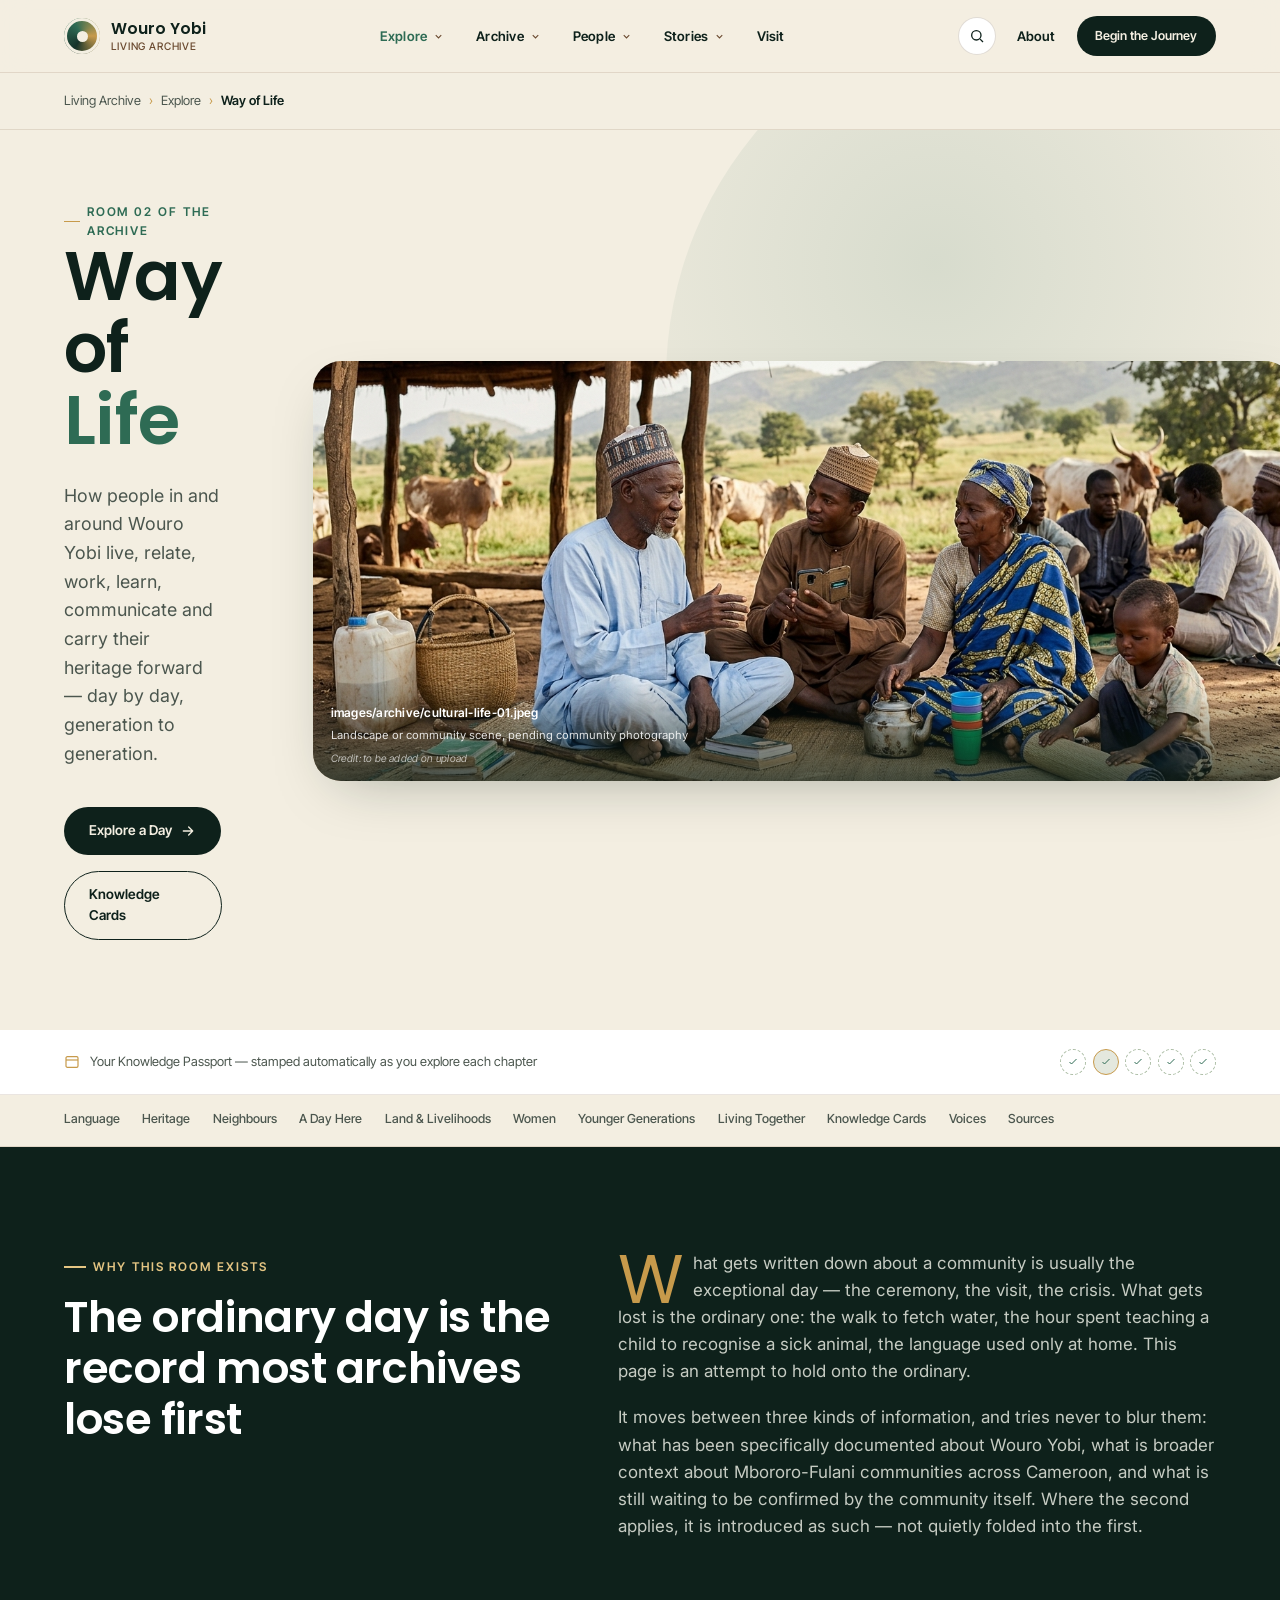
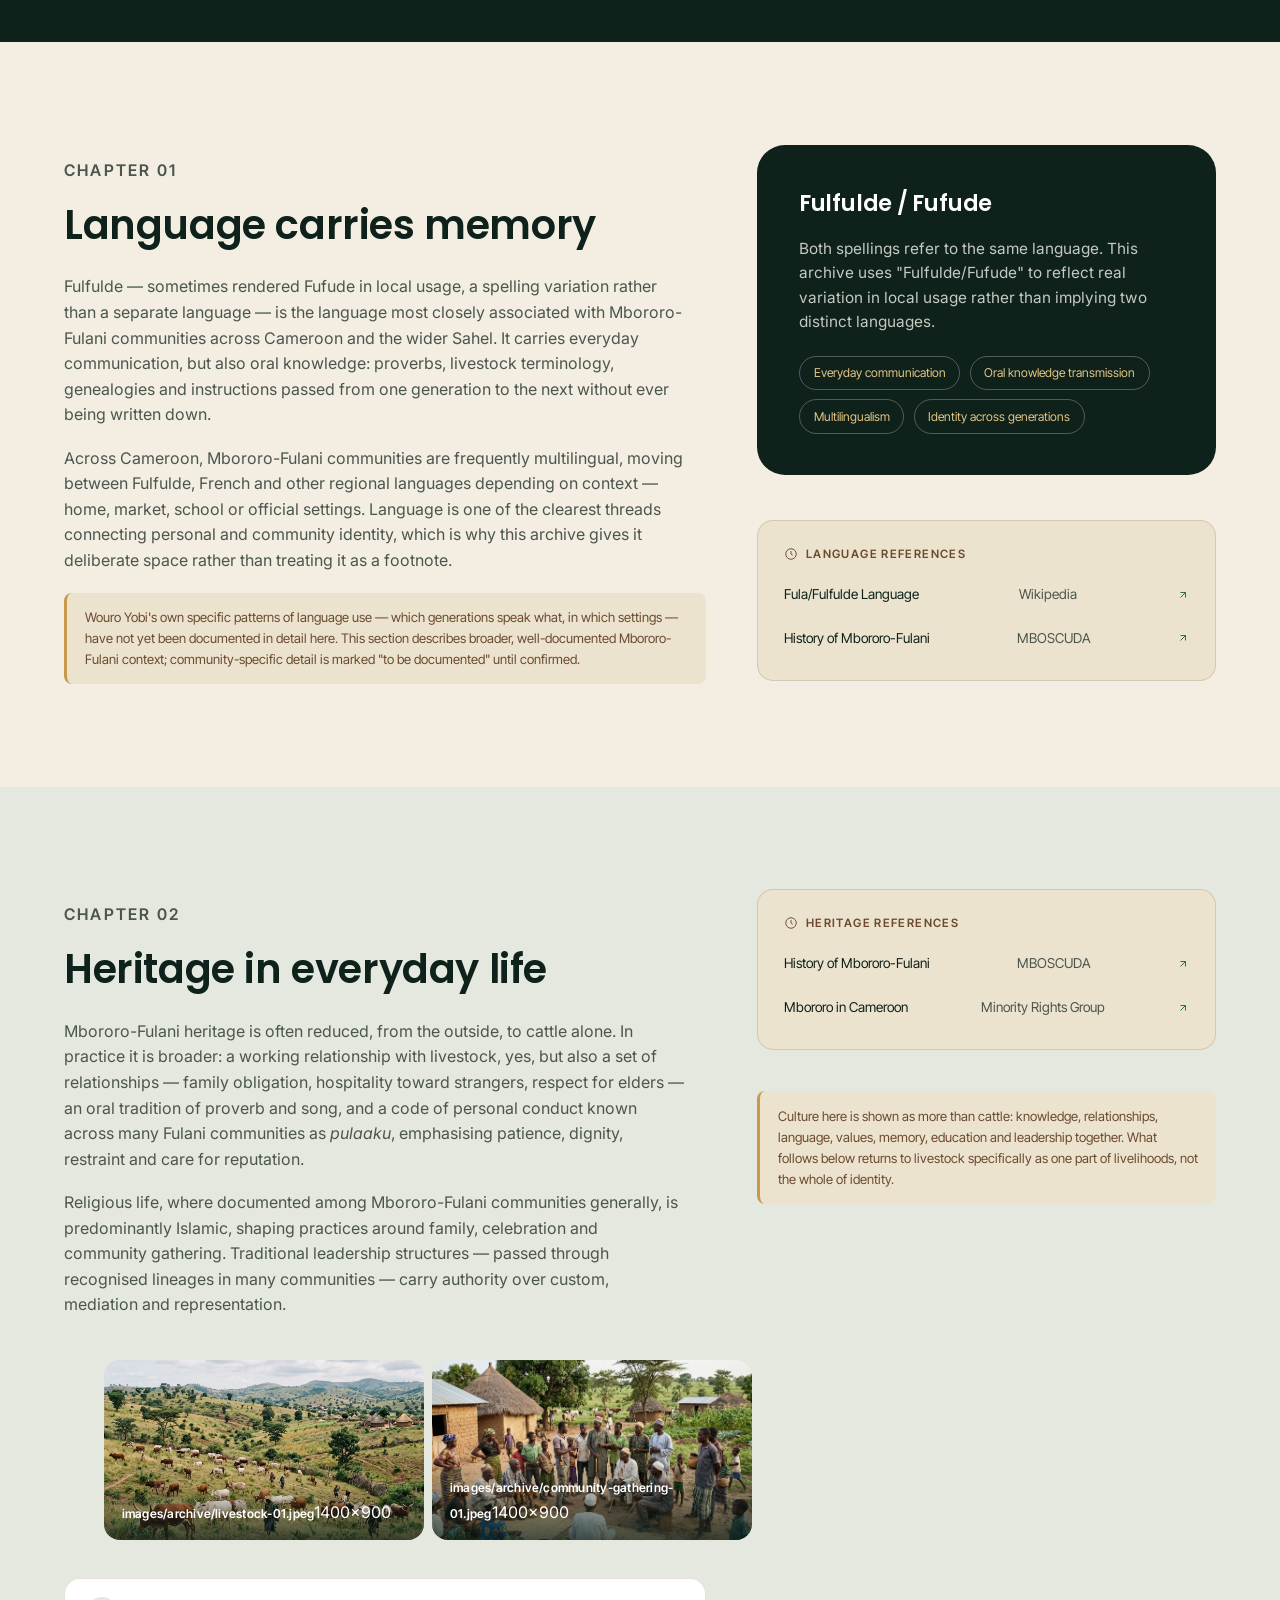
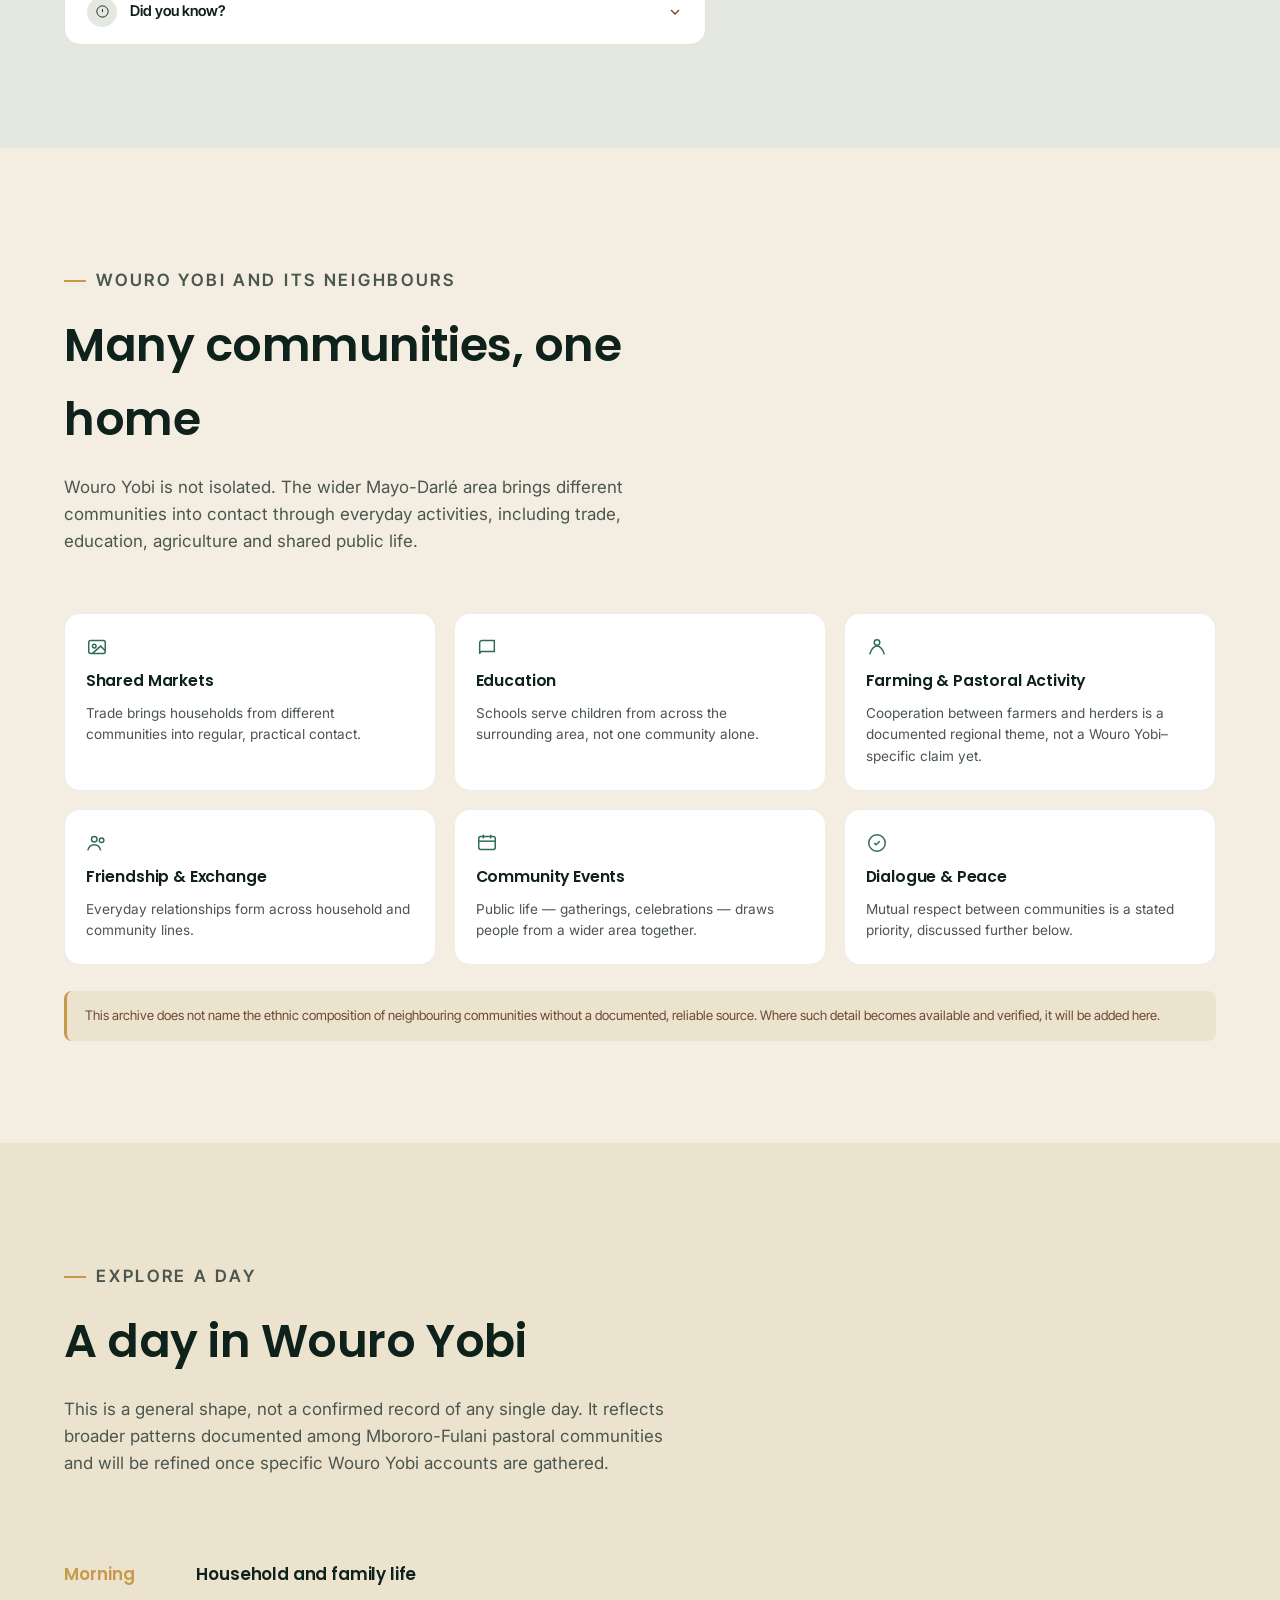
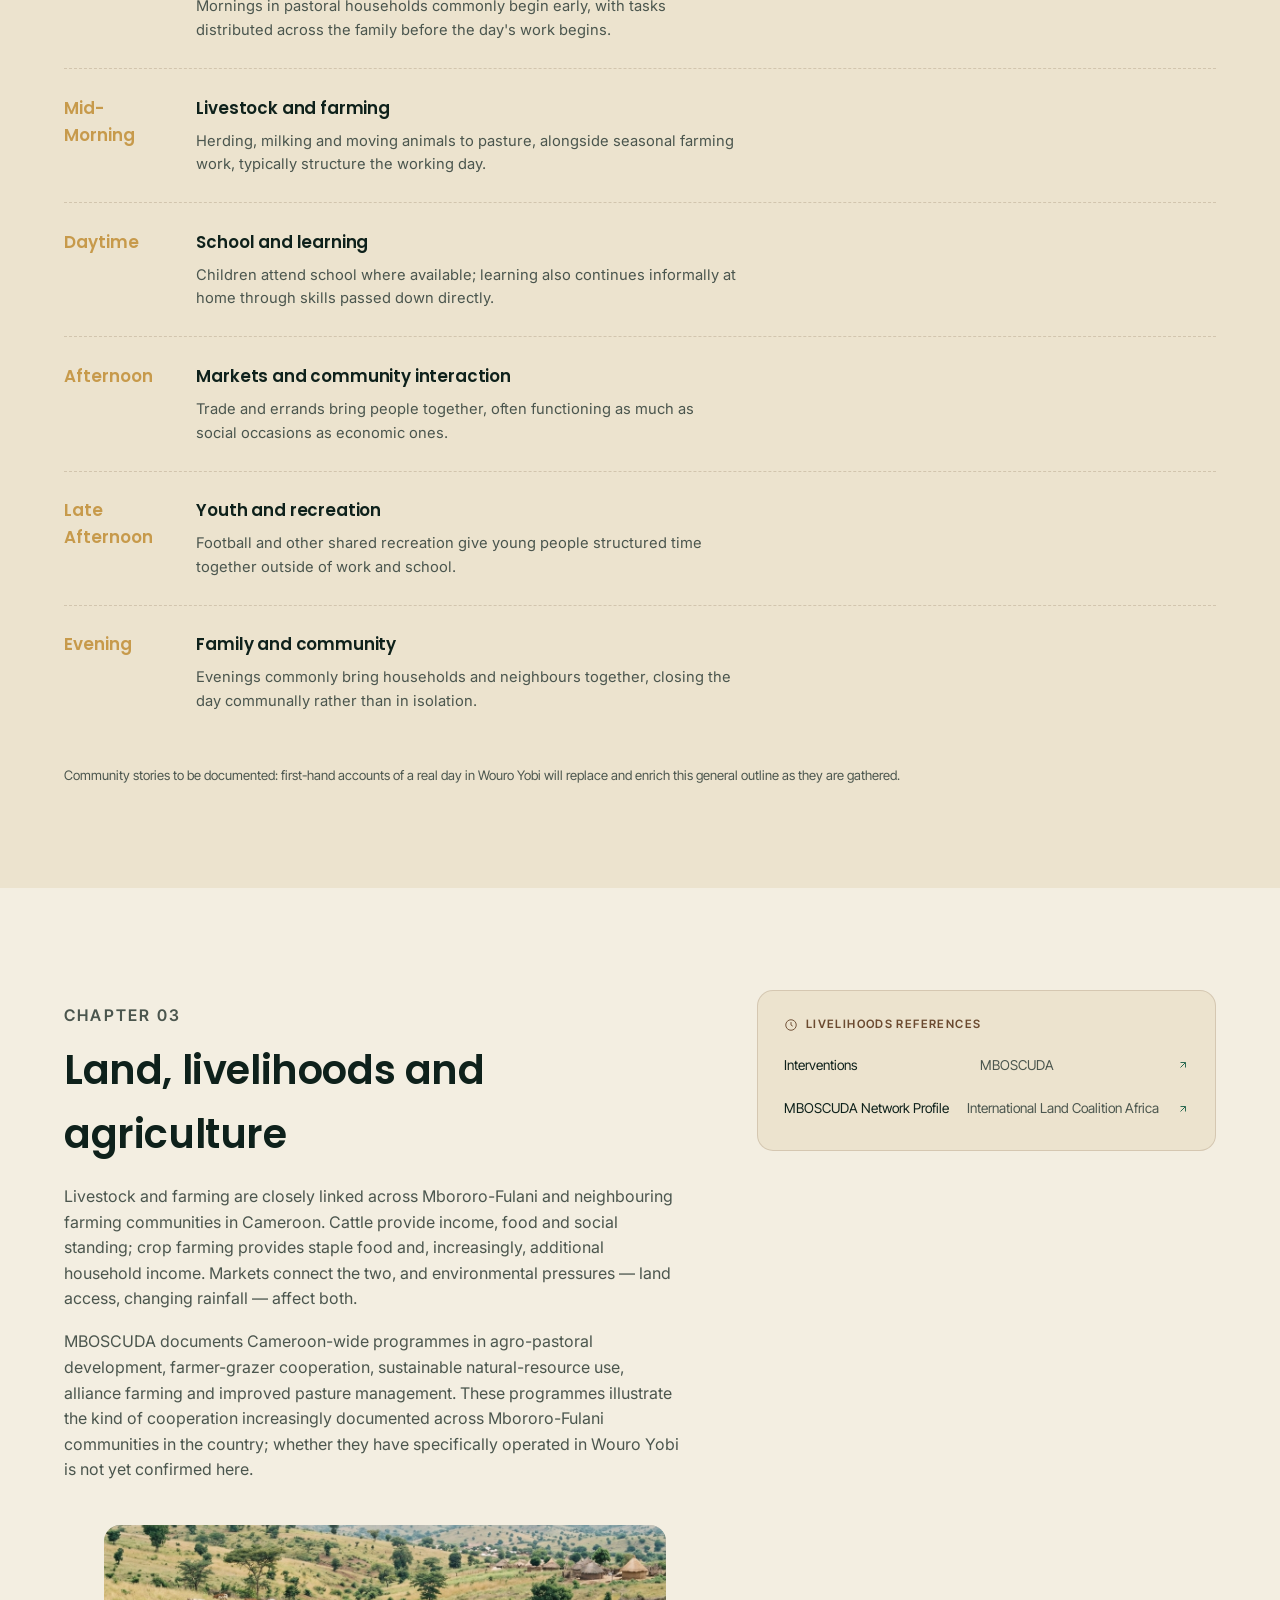
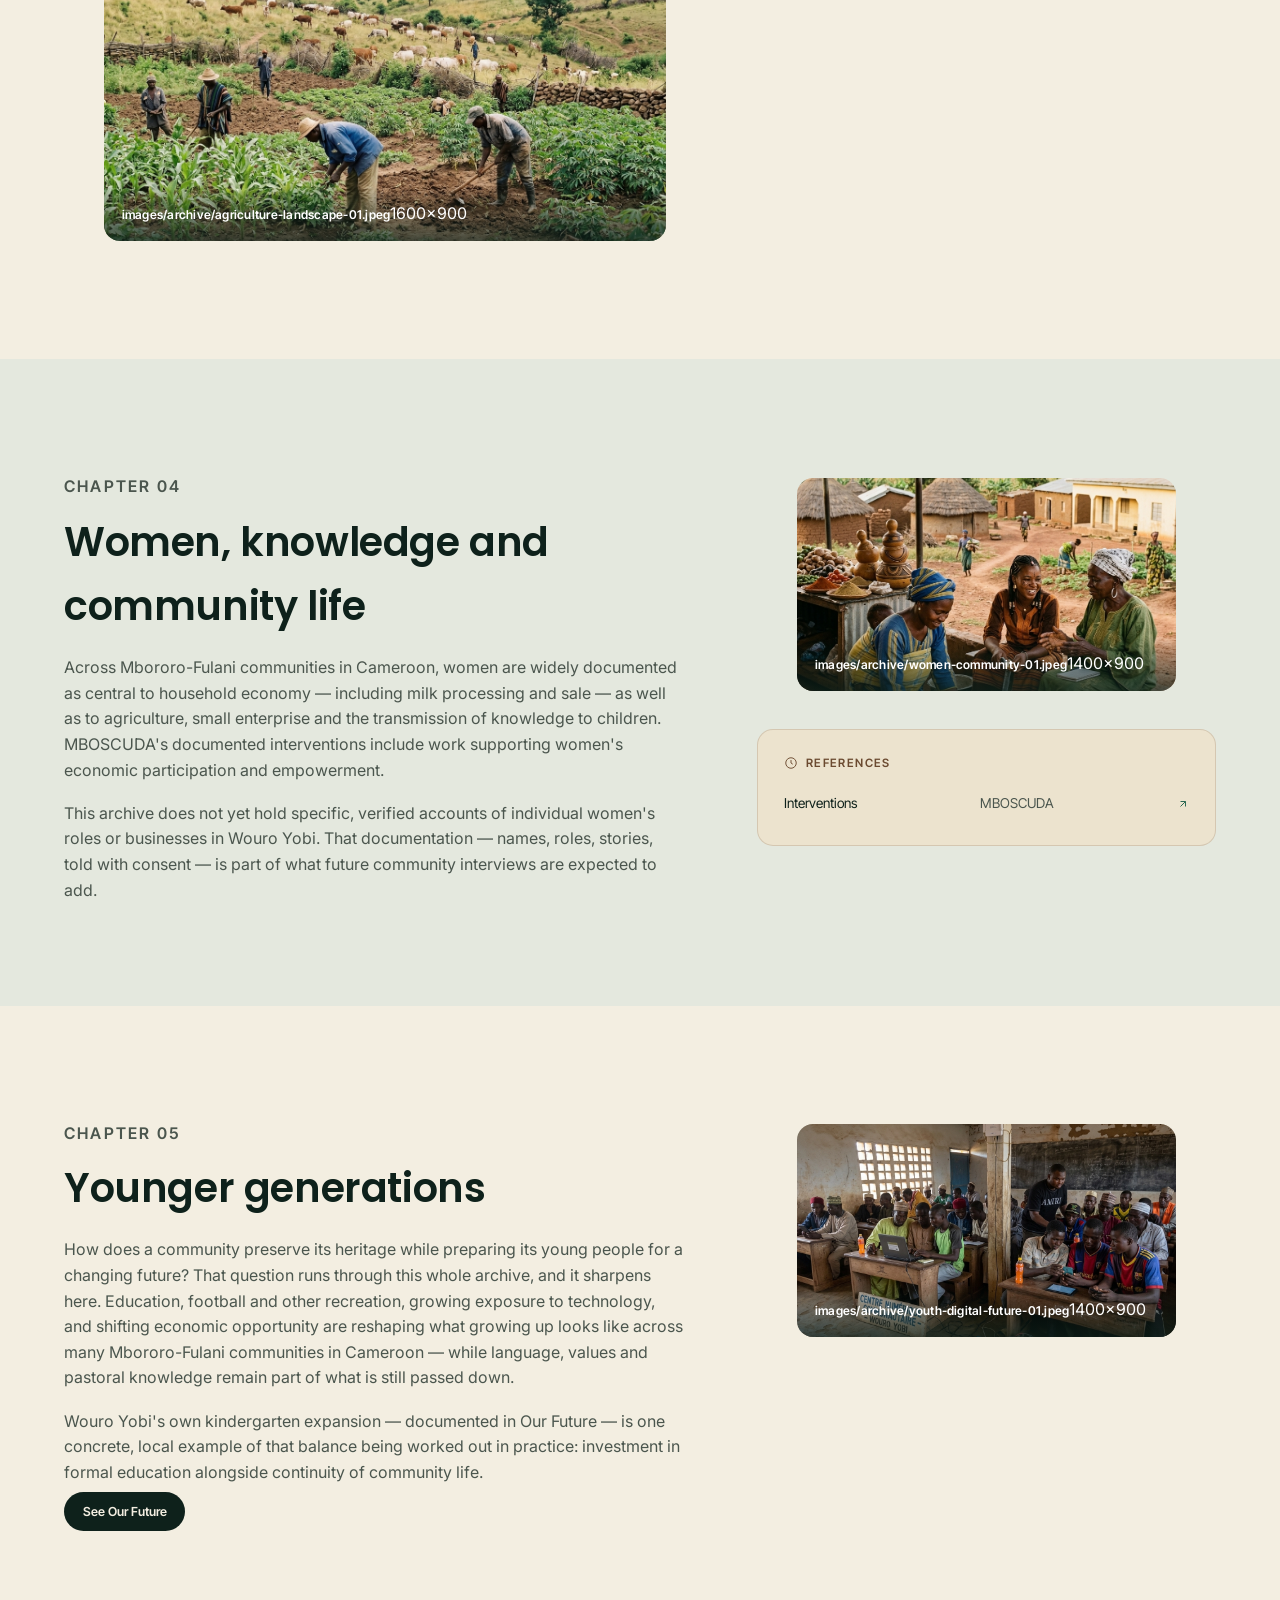
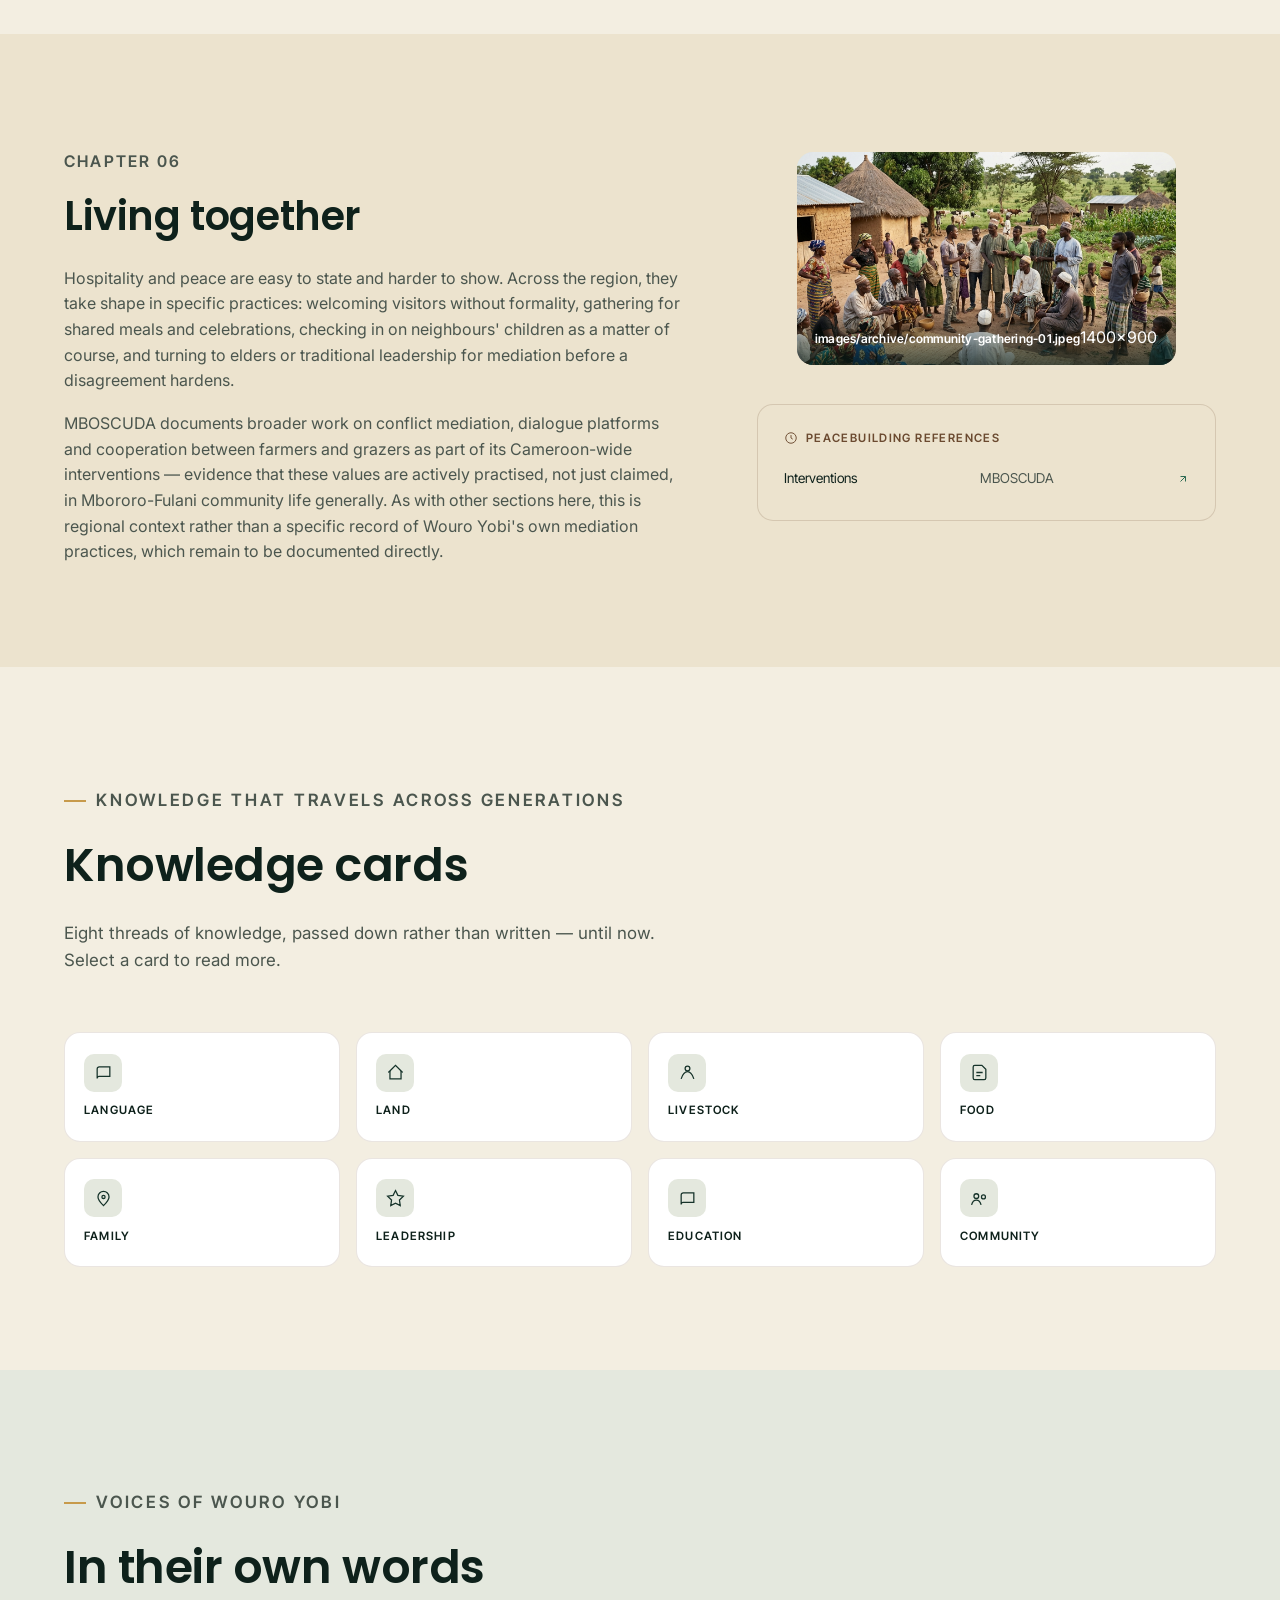
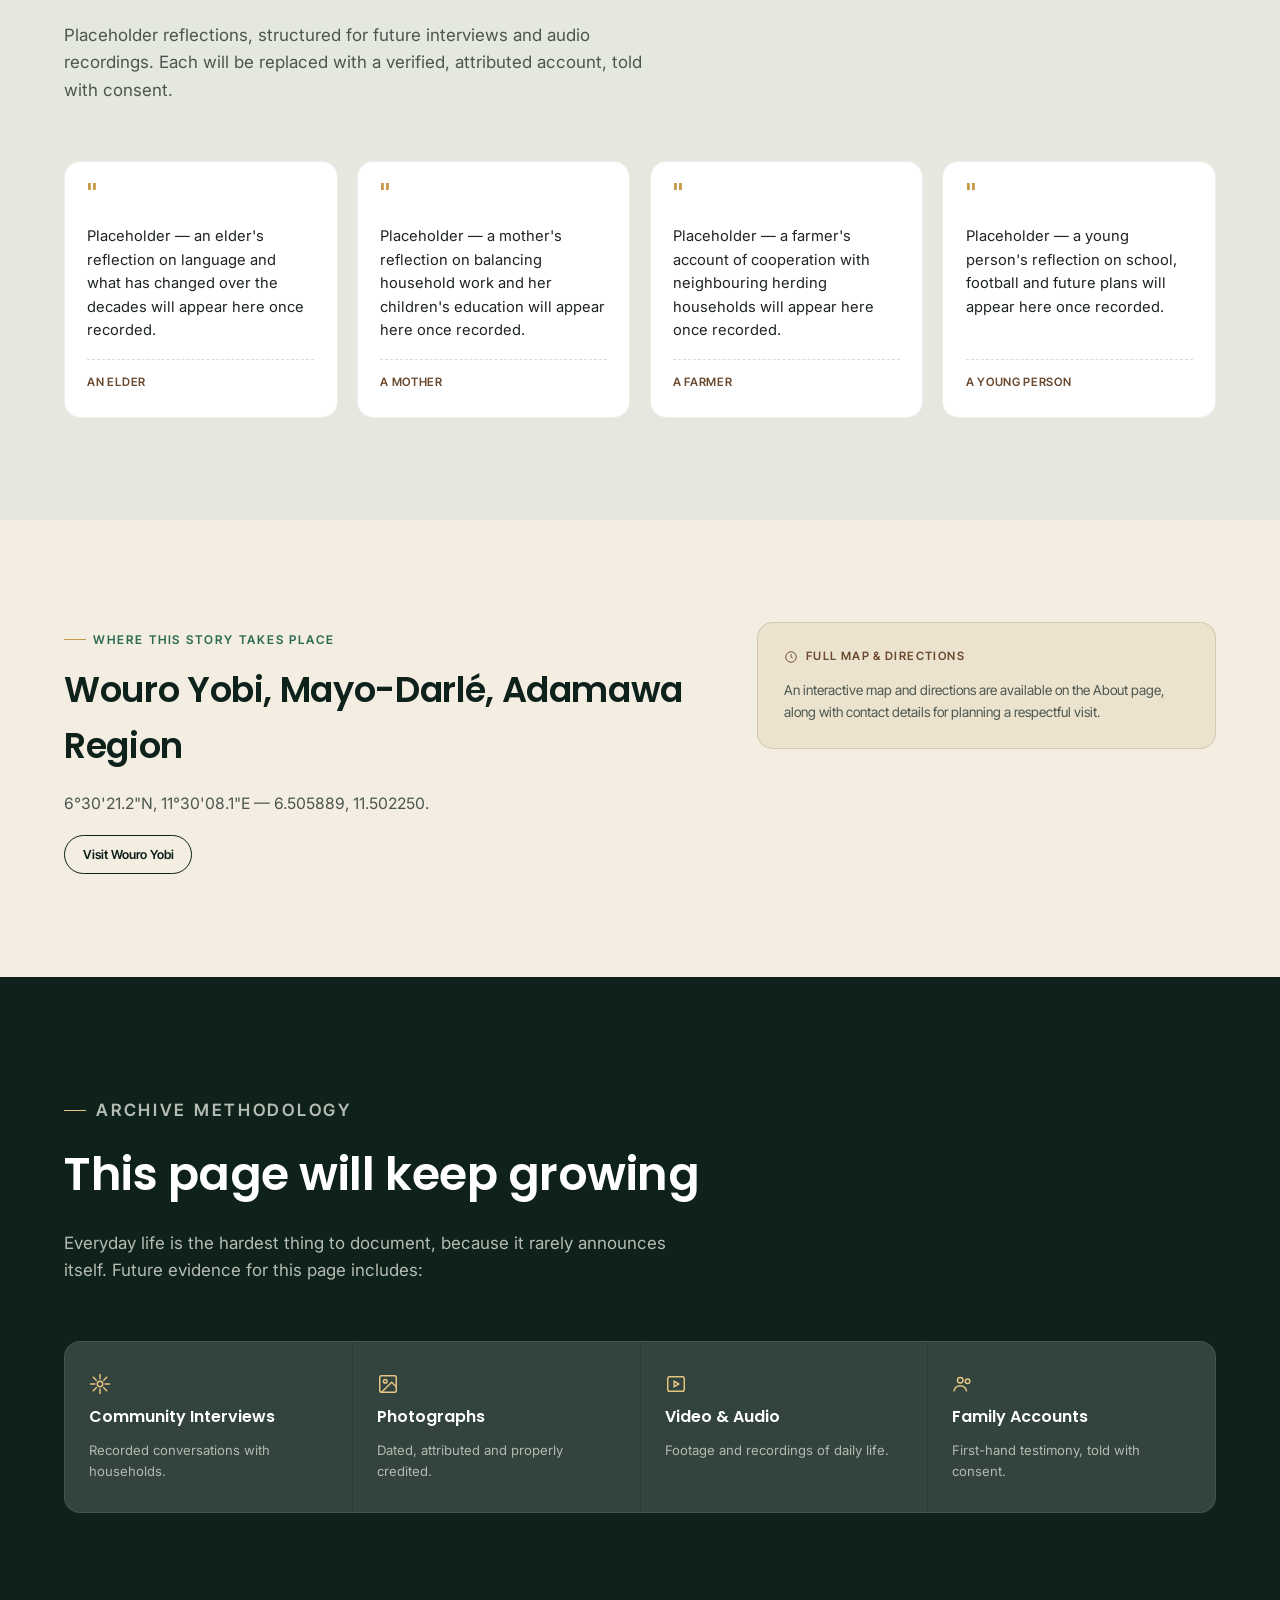
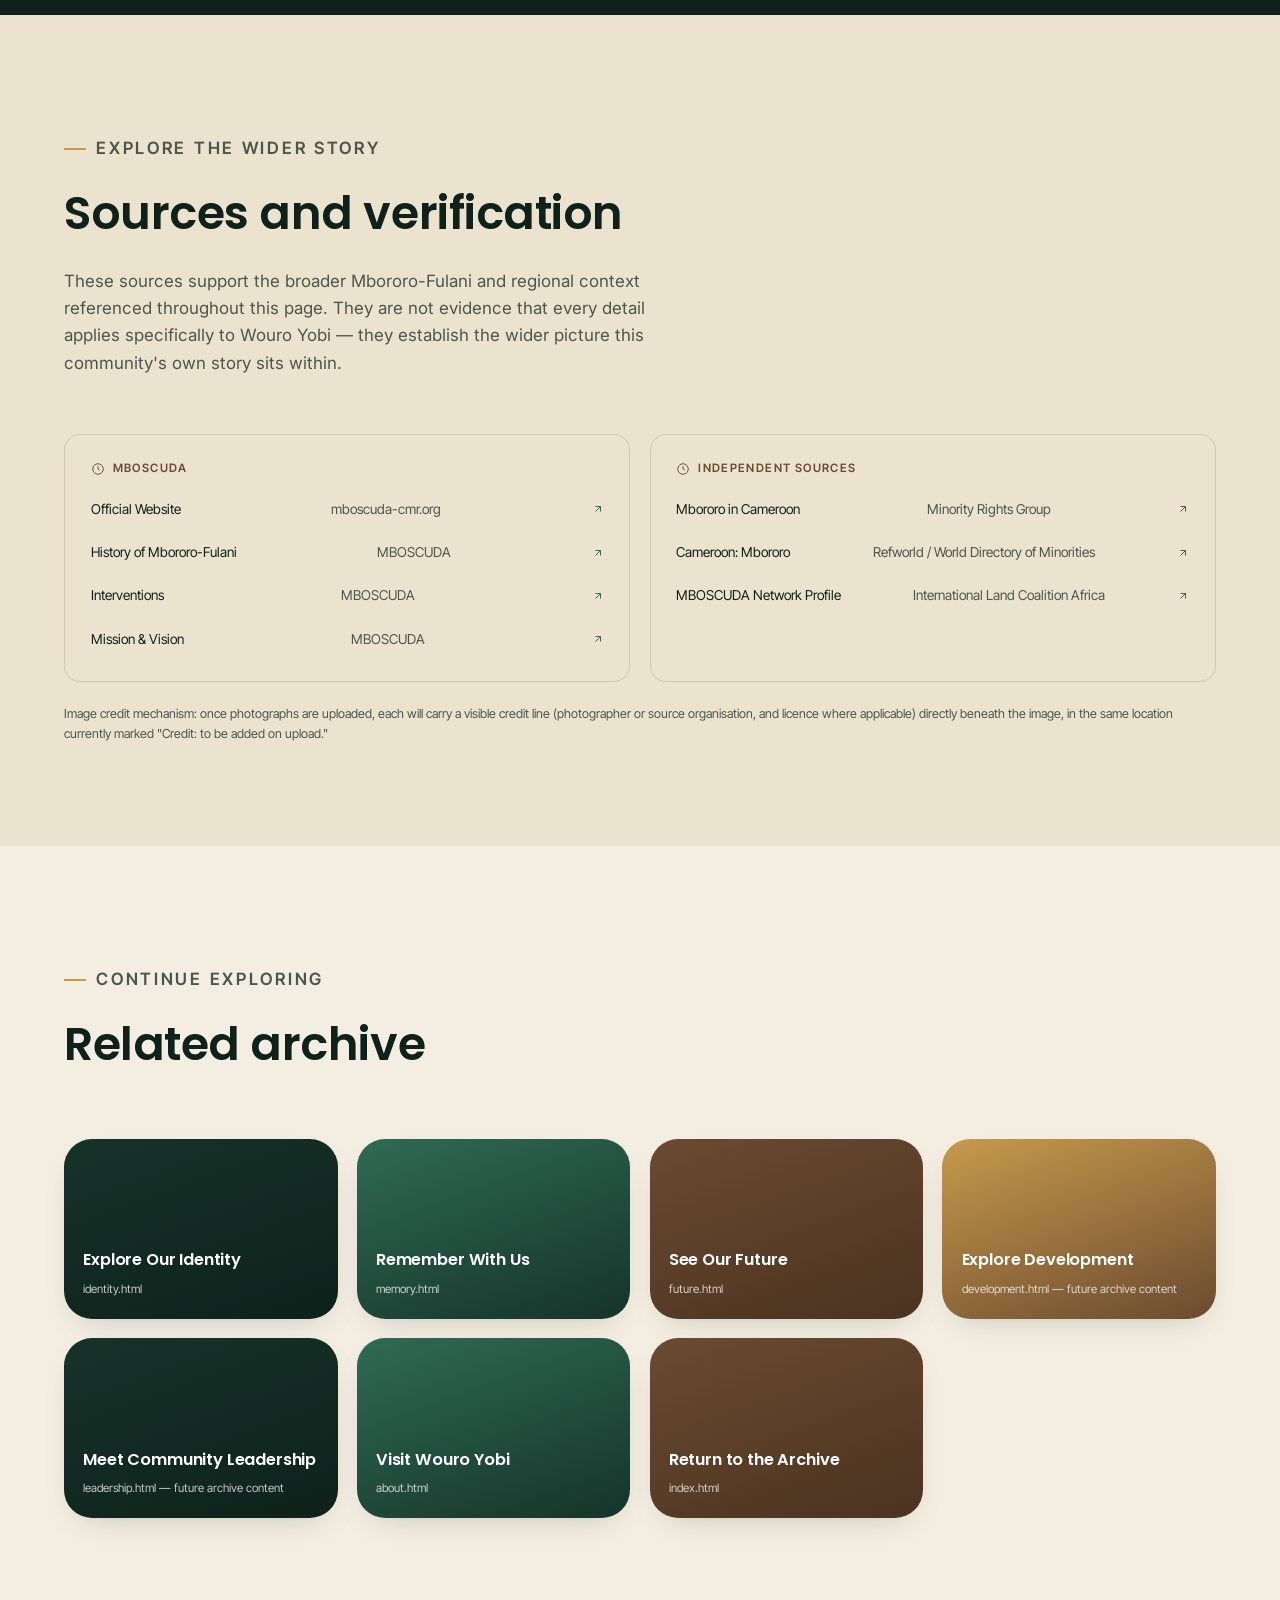
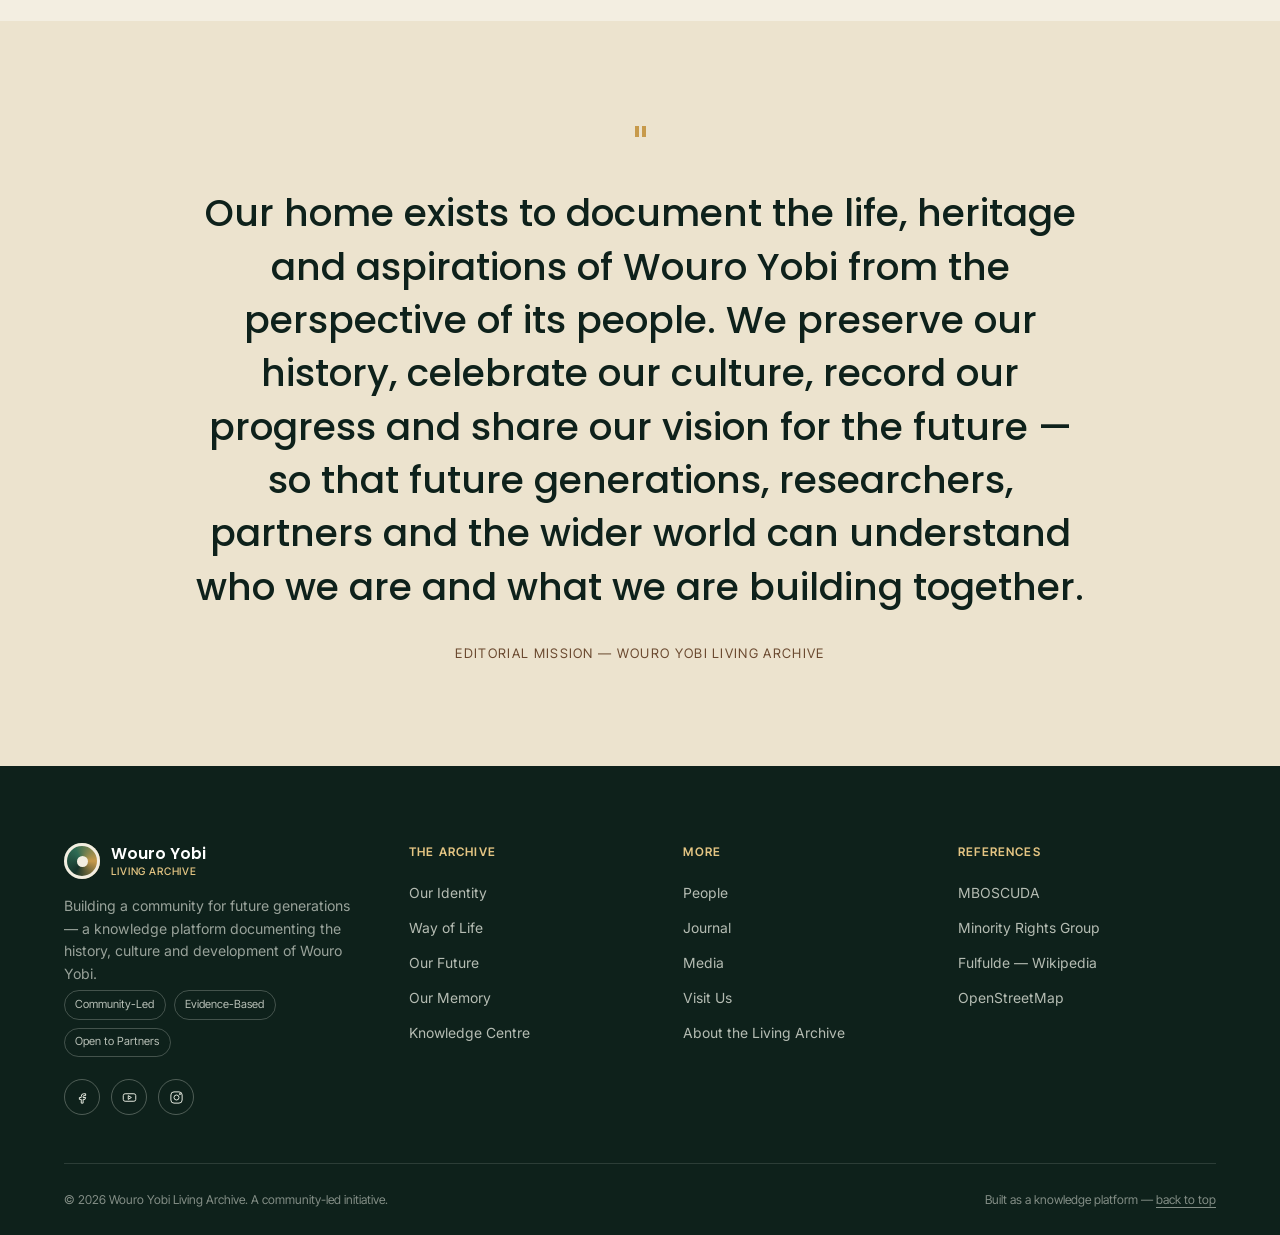
<file: life.html>
<!DOCTYPE html>
<html lang="en">
<head>
<meta charset="UTF-8">
<meta name="viewport" content="width=device-width, initial-scale=1.0">
<title>Way of Life — Wouro Yobi Living Archive</title>
<meta name="description" content="How do people live, relate, work, learn and express their heritage in and around Wouro Yobi? Language, pastoral and agricultural life, family, women, young people, neighbouring communities and traditional knowledge — documented carefully, with Wouro Yobi distinguished from broader Mbororo-Fulani context.">
<meta property="og:title" content="Way of Life — Wouro Yobi Living Archive">
<meta property="og:description" content="Language, livelihoods, family, women, young people, neighbouring communities and traditional knowledge in and around Wouro Yobi.">
<meta property="og:type" content="website">
<link rel="preconnect" href="https://fonts.googleapis.com">
<link rel="preconnect" href="https://fonts.gstatic.com" crossorigin>
<link href="https://fonts.googleapis.com/css2?family=Poppins:wght@300;400;500;600;700&family=Inter:wght@400;500;600&family=Inter+Tight:wght@500;600&display=swap" rel="stylesheet">
<script type="application/ld+json">
{
  "@context": "https://schema.org",
  "@type": "WebPage",
  "name": "Way of Life",
  "description": "Language, livelihoods, family, women, young people, neighbouring communities and traditional knowledge in and around Wouro Yobi.",
  "isPartOf": { "@type": "WebSite", "name": "Wouro Yobi Living Archive" }
}
</script>
<style>
  /* ============================================================
     DESIGN TOKENS — identical across the archive. Frozen.
     Self-contained per the Design Charter: no external css/js
     files exist to reuse, so styles remain inline as on every
     other page in this archive.
     ============================================================ */
  :root{
    --forest: #16332A; --forest-deep: #0E211B; --emerald: #2E6B54;
    --sage: #A9BBA2; --sage-pale: #E4E8DE; --beige: #F3EEE1; --beige-warm: #ECE3CE;
    --brown: #6B4A30; --gold: #C79A4B; --gold-soft: #E4C583;
    --ink: #1E2420; --ink-soft: #4B564E; --white: #FFFFFF;
    --font-display: 'Poppins', sans-serif; --font-body: 'Inter', sans-serif; --font-caption: 'Inter Tight', sans-serif;
    --max-w: 1280px; --edge: clamp(1.5rem, 5vw, 4.5rem);
    --radius-lg: 28px; --radius-md: 16px; --radius-sm: 8px;
    --shadow-soft: 0 20px 60px -25px rgba(14,33,27,0.35);
    --shadow-card: 0 12px 34px -18px rgba(14,33,27,0.28);
    --ease: cubic-bezier(.22,1,.36,1);
  }
  *,*::before,*::after{box-sizing:border-box;}
  html{scroll-behavior:smooth;}
  @media (prefers-reduced-motion: reduce){
    html{scroll-behavior:auto;}
    *{animation-duration:0.01ms !important; animation-iteration-count:1 !important; transition-duration:0.01ms !important; scroll-behavior:auto !important;}
  }
  body{margin:0; font-family:var(--font-body); color:var(--ink); background:var(--beige); -webkit-font-smoothing:antialiased; line-height:1.6;}
  img{max-width:100%; display:block;}
  a{color:inherit;}
  h1,h2,h3,h4{font-family:var(--font-display); margin:0; color:var(--forest-deep); font-weight:600; letter-spacing:-0.01em;}
  p{margin:0;} ul{margin:0; padding:0; list-style:none;} button{font-family:inherit; cursor:pointer;}
  :focus-visible{outline:2.5px solid var(--gold); outline-offset:3px; border-radius:4px;}
  .visually-hidden{position:absolute; width:1px; height:1px; padding:0; margin:-1px; overflow:hidden; clip:rect(0,0,0,0); white-space:nowrap; border:0;}
  .wrap{max-width:var(--max-w); margin:0 auto; padding-inline:var(--edge);}
  .eyebrow{font-family:var(--font-caption); font-size:0.75rem; letter-spacing:0.16em; text-transform:uppercase; color:var(--emerald); font-weight:600; display:inline-flex; align-items:center; gap:0.6em;}
  .eyebrow::before{content:""; width:22px; height:1.5px; background:var(--gold); display:inline-block;}
  .reveal{opacity:0; transform:translateY(28px); transition:opacity 0.9s var(--ease), transform 0.9s var(--ease);}
  .reveal.is-visible{opacity:1; transform:none;}
  .reveal-stagger > *{transition-delay:calc(var(--i,0) * 90ms);}
  .skip-link{position:absolute; left:1rem; top:-4rem; background:var(--forest-deep); color:var(--white); padding:0.8rem 1.2rem; border-radius:var(--radius-sm); z-index:300; transition:top 0.25s var(--ease); font-family:var(--font-caption); font-weight:600;}
  .skip-link:focus{top:1rem;}
  .reading-progress{position:fixed; top:0; left:0; height:3px; width:0%; background:var(--gold); z-index:250; transition:width 0.1s linear;}

  /* ---------- header / nav — permanent, frozen ---------- */
  header.site-header{position:sticky; top:0; z-index:100; background:rgba(243,238,225,0.86); backdrop-filter:blur(14px) saturate(140%); border-bottom:1px solid rgba(107,74,48,0.14);}
  .nav-row{max-width:var(--max-w); margin:0 auto; padding:1.05rem var(--edge); display:flex; align-items:center; justify-content:space-between; gap:1.5rem;}
  .brand{display:flex; align-items:center; gap:0.7rem; text-decoration:none;}
  .brand-mark{width:38px; height:38px; border-radius:50%; background:conic-gradient(from 210deg, var(--forest), var(--emerald), var(--gold), var(--forest)); display:grid; place-items:center; flex-shrink:0; box-shadow:inset 0 0 0 3px var(--beige);}
  .brand-mark span{width:12px; height:12px; border-radius:50%; background:var(--beige);}
  .brand-name{font-family:var(--font-display); font-size:1.02rem; font-weight:600; color:var(--forest-deep); line-height:1.1;}
  .brand-name small{display:block; font-family:var(--font-caption); font-weight:500; font-size:0.68rem; letter-spacing:0.08em; text-transform:uppercase; color:var(--brown); margin-top:0.2rem;}
  nav.primary-nav ul{display:flex; gap:1.4rem; align-items:center; flex-wrap:wrap;}
  nav.primary-nav a{font-family:var(--font-caption); font-size:0.83rem; font-weight:500; text-decoration:none; color:var(--ink-soft); position:relative; padding-bottom:4px;}
  nav.primary-nav a::after{content:""; position:absolute; left:0; bottom:0; height:1.5px; width:0; background:var(--gold); transition:width 0.3s var(--ease);}
  nav.primary-nav a:hover::after, nav.primary-nav a:focus-visible::after{width:100%;}
  nav.primary-nav a[aria-current="page"]{color:var(--forest-deep);}
  nav.primary-nav a[aria-current="page"]::after{width:100%;}
  .nav-actions{display:flex; align-items:center; gap:0.8rem;}
  .btn{font-family:var(--font-caption); font-weight:600; font-size:0.85rem; padding:0.75rem 1.5rem; border-radius:999px; border:1.5px solid transparent; text-decoration:none; display:inline-flex; align-items:center; gap:0.5rem; transition:transform 0.35s var(--ease), background 0.35s var(--ease), color 0.35s var(--ease), border-color .35s var(--ease);}
  .btn-primary{background:var(--forest-deep); color:var(--beige);}
  .btn-primary:hover{background:var(--emerald); transform:translateY(-2px);}
  .btn-ghost{border-color:var(--forest-deep); color:var(--forest-deep);}
  .btn-ghost:hover{background:var(--forest-deep); color:var(--beige); transform:translateY(-2px);}
  .btn-sm{padding:0.55rem 1.1rem; font-size:0.78rem;}
  .nav-toggle{display:none; background:none; border:none; padding:0.4rem;}
  @media (max-width:1140px){ nav.primary-nav, .nav-actions .btn-ghost{display:none;} .nav-toggle{display:block;} }
  .page-crumb{padding-block:1.1rem; border-bottom:1px solid rgba(107,74,48,0.14); font-family:var(--font-caption); font-size:0.8rem; color:var(--ink-soft);}
  .page-crumb a{text-decoration:none; color:var(--ink-soft);}
  .page-crumb a:hover{color:var(--emerald);}
  .page-crumb span[aria-hidden]{margin-inline:0.5rem; color:var(--gold);}
  .page-crumb strong{color:var(--forest-deep); font-weight:600;}

  /* ---------- placeholder / reference image components (identical) ---------- */
  .ph{position:relative; overflow:hidden; background:linear-gradient(135deg, var(--sage-pale) 0%, var(--beige-warm) 55%, var(--sage-pale) 100%); border-radius:var(--radius-md); display:flex; align-items:flex-end; isolation:isolate; min-height:180px;}
  .ph::before{content:""; position:absolute; inset:0; background-image:repeating-linear-gradient(115deg, rgba(107,74,48,0.05) 0 2px, transparent 2px 26px), repeating-linear-gradient(25deg, rgba(46,107,84,0.05) 0 2px, transparent 2px 26px); z-index:0;}
  .ph::after{content:""; position:absolute; inset:0; z-index:0; background:radial-gradient(circle at 30% 20%, rgba(199,154,75,0.18), transparent 45%), radial-gradient(circle at 75% 80%, rgba(22,51,42,0.14), transparent 50%);}
  .ph-icon{position:absolute; top:1.1rem; right:1.1rem; z-index:1; width:34px; height:34px; border-radius:50%; background:rgba(255,255,255,0.55); backdrop-filter:blur(4px); display:grid; place-items:center;}
  .ph-icon svg{width:16px; height:16px; stroke:var(--forest-deep);}
  .ph-caption{position:relative; z-index:1; width:100%; padding:0.9rem 1.1rem; margin:0; background:linear-gradient(to top, rgba(14,33,27,0.72), rgba(14,33,27,0)); color:var(--white);}
  .ph-caption .fname{font-family:var(--font-caption); font-size:0.76rem; font-weight:600; letter-spacing:0.02em;}
  .ph-caption .fdesc{display:block; font-size:0.7rem; opacity:0.85; margin-top:0.15rem;}
  .ph-caption .fcredit{display:block; font-family:var(--font-caption); font-size:0.64rem; opacity:0.65; margin-top:0.35rem; letter-spacing:0.03em; font-style:italic;}
  .ph-square{aspect-ratio:1/1;} .ph-portrait{aspect-ratio:3/4;} .ph-wide{aspect-ratio:16/9;} .ph-panorama{aspect-ratio:21/9;}

  section{padding-block:clamp(4rem, 8vw, 7.5rem); position:relative;}
  .section-head{max-width:64ch; margin-bottom:clamp(2.2rem, 5vw, 3.6rem);}
  .section-head h2{font-size:clamp(2rem, 3.6vw, 3rem); margin-top:0.9rem;}
  .section-head p{margin-top:1.1rem; font-size:1.06rem; color:var(--ink-soft); max-width:56ch;}

  /* ---------- hero ---------- */
  .hero{position:relative; padding-top:clamp(2.5rem, 6vw, 4.5rem); padding-bottom:clamp(3rem, 7vw, 6rem); overflow:hidden;}
  .hero-bg-shape{position:absolute; top:-15%; right:-12%; width:60vw; height:60vw; max-width:900px; max-height:900px; border-radius:50%; background:radial-gradient(circle at 35% 35%, rgba(46,107,84,0.14), rgba(46,107,84,0) 65%); z-index:0; pointer-events:none;}
  .hero-grid{position:relative; z-index:1; display:grid; grid-template-columns:1.05fr 0.95fr; gap:clamp(2rem,4vw,4rem); align-items:center;}
  @media (max-width:940px){ .hero-grid{grid-template-columns:1fr;} }
  .hero h1{font-size:clamp(2.6rem, 5.4vw, 4.4rem); line-height:1.04; font-weight:600; color:var(--forest-deep);}
  .hero h1 em{font-style:normal; color:var(--emerald);}
  .hero-sub{margin-top:1.6rem; max-width:46ch; font-size:1.12rem; color:var(--ink-soft);}
  .hero-actions{margin-top:2.4rem; display:flex; flex-wrap:wrap; gap:1rem;}
  .hero-visual{position:relative;}
  .hero-visual .ph{min-height:420px; border-radius:var(--radius-lg); box-shadow:var(--shadow-soft);}

  /* ---------- knowledge passport ---------- */
  .passport-bar{background:var(--white); border-bottom:1px solid rgba(107,74,48,0.14);}
  .passport-bar .wrap{padding-block:1.2rem; display:flex; align-items:center; justify-content:space-between; gap:1.2rem; flex-wrap:wrap;}
  .passport-label{display:flex; align-items:center; gap:0.6rem; font-family:var(--font-caption); font-size:0.8rem; color:var(--ink-soft);}
  .passport-label svg{width:16px; height:16px; stroke:var(--gold);}
  .passport-stamps{display:flex; gap:0.4rem;}
  .passport-stamp{width:26px; height:26px; border-radius:50%; border:1.5px dashed var(--sage); display:grid; place-items:center;}
  .passport-stamp.is-stamped{border-style:solid; border-color:var(--gold); background:var(--sage-pale);}
  .passport-stamp svg{width:12px; height:12px; stroke:var(--emerald);}

  /* ---------- chapter nav ---------- */
  .chapter-nav{position:sticky; top:calc(var(--header-h, 73px) + 1px); z-index:60; background:var(--beige); border-bottom:1px solid rgba(107,74,48,0.14); overflow-x:auto;}
  .chapter-nav .wrap{display:flex; gap:1.4rem; padding-block:0.85rem; white-space:nowrap;}
  .chapter-nav a{font-family:var(--font-caption); font-size:0.78rem; font-weight:500; text-decoration:none; color:var(--ink-soft); padding-bottom:2px; border-bottom:2px solid transparent;}
  .chapter-nav a:hover, .chapter-nav a:focus-visible{color:var(--forest-deep); border-color:var(--gold);}

  /* ---------- editorial intro (identical dark band) ---------- */
  .editorial{background:var(--forest-deep); color:var(--sage-pale);}
  .editorial .wrap{display:grid; grid-template-columns:0.9fr 1.1fr; gap:clamp(2.5rem,5vw,5rem); align-items:start;}
  @media (max-width:920px){ .editorial .wrap{grid-template-columns:1fr;} }
  .editorial .eyebrow{color:var(--gold-soft);} .editorial .eyebrow::before{background:var(--gold-soft);}
  .editorial h2{color:var(--white); font-size:clamp(1.9rem,3.4vw,2.7rem); margin-top:1rem; line-height:1.18;}
  .editorial-drop{font-family:var(--font-display); font-size:4.2rem; line-height:0.7; float:left; margin-right:0.6rem; margin-top:0.4rem; color:var(--gold);}
  .editorial-body p{font-size:1.06rem; color:rgba(228,232,222,0.86); margin-top:1.2rem;}
  .editorial-body p:first-child{margin-top:0;}

  /* ---------- knowledge panel ---------- */
  .knowledge-panel{background:var(--beige-warm); border:1px solid rgba(107,74,48,0.18); border-radius:var(--radius-md); padding:1.5rem 1.6rem;}
  .knowledge-panel h4{font-family:var(--font-caption); font-size:0.72rem; letter-spacing:0.12em; text-transform:uppercase; color:var(--brown); font-weight:600; margin-bottom:0.9rem; display:flex; align-items:center; gap:0.5rem;}
  .knowledge-panel h4 svg{width:14px; height:14px; stroke:var(--brown);}
  .knowledge-panel ul{display:flex; flex-direction:column; gap:0.55rem;}
  .knowledge-panel a{display:flex; justify-content:space-between; align-items:center; gap:0.6rem; text-decoration:none; font-family:var(--font-caption); font-size:0.85rem; color:var(--forest-deep); padding:0.4rem 0; border-bottom:1px dashed rgba(107,74,48,0.22);}
  .knowledge-panel a:last-child{border-bottom:none;}
  .knowledge-panel a span.src{color:var(--ink-soft); font-weight:400;}
  .knowledge-panel a svg{width:12px; height:12px; stroke:var(--emerald); flex-shrink:0;}

  /* ---------- narrative-scope note ---------- */
  .narrative-scope{margin-top:1.2rem; padding:0.9rem 1.1rem; border-left:3px solid var(--gold); background:var(--beige-warm); border-radius:var(--radius-sm); font-family:var(--font-caption); font-size:0.82rem; color:var(--brown);}

  /* ---------- did you know ---------- */
  .dyk{background:var(--white); border:1px solid rgba(107,74,48,0.16); border-radius:var(--radius-md); overflow:hidden; margin-top:1.4rem;}
  .dyk summary{list-style:none; cursor:pointer; padding:1.1rem 1.4rem; display:flex; align-items:center; gap:0.8rem; font-family:var(--font-caption); font-weight:600; font-size:0.92rem; color:var(--forest-deep);}
  .dyk summary::-webkit-details-marker{display:none;}
  .dyk summary .dyk-icon{width:30px; height:30px; border-radius:50%; background:var(--sage-pale); display:grid; place-items:center; flex-shrink:0;}
  .dyk summary .dyk-icon svg{width:15px; height:15px; stroke:var(--forest);}
  .dyk summary .dyk-chevron{margin-left:auto; width:16px; height:16px; stroke:var(--brown); transition:transform 0.3s var(--ease);}
  .dyk[open] summary .dyk-chevron{transform:rotate(180deg);}
  .dyk-body{padding:0 1.4rem 1.3rem 4.2rem; font-size:0.9rem; color:var(--ink-soft);}

  /* ---------- chapter layout ---------- */
  .chapter{scroll-margin-top:130px;}
  .chapter-grid{display:grid; grid-template-columns:1.4fr 1fr; gap:clamp(2rem,4vw,3.5rem); align-items:start;}
  @media (max-width:920px){ .chapter-grid{grid-template-columns:1fr;} }
  .chapter-num{font-family:var(--font-caption); font-size:0.72rem; font-weight:600; letter-spacing:0.14em; text-transform:uppercase; color:var(--gold);}
  .chapter-body p{margin-top:1.1rem; color:var(--ink-soft); font-size:1rem; max-width:62ch;}
  .chapter-body p:first-of-type{margin-top:0.8rem;}
  .chapter-media-grid{display:grid; grid-template-columns:1fr 1fr; gap:0.9rem; margin-top:1.6rem;}
  .chapter-media-grid .span-2{grid-column:span 2;}
  .chapter-side{display:flex; flex-direction:column; gap:1.4rem;}

  /* ---------- language callout ---------- */
  .language-panel{background:var(--forest-deep); color:var(--sage-pale); border-radius:var(--radius-lg); padding:clamp(1.8rem,3.5vw,2.6rem);}
  .language-panel h3{color:var(--white); font-size:1.4rem;}
  .language-panel p{margin-top:0.9rem; color:rgba(228,232,222,0.85); font-size:0.96rem;}
  .language-terms{display:flex; flex-wrap:wrap; gap:0.6rem; margin-top:1.3rem;}
  .language-terms li{font-family:var(--font-caption); font-size:0.76rem; padding:0.4rem 0.85rem; border-radius:999px; border:1px solid rgba(228,232,222,0.3); color:var(--gold-soft);}

  /* ---------- many communities / neighbours ---------- */
  .neighbours-grid{display:grid; grid-template-columns:repeat(3,1fr); gap:1.1rem; margin-top:1.6rem;}
  @media (max-width:820px){ .neighbours-grid{grid-template-columns:1fr;} }
  .neighbour-card{background:var(--white); border-radius:var(--radius-md); padding:1.4rem 1.3rem; border:1px solid rgba(107,74,48,0.1); display:flex; flex-direction:column; gap:0.6rem;}
  .neighbour-card svg{width:22px; height:22px; stroke:var(--emerald); fill:none; stroke-width:1.6;}
  .neighbour-card h4{font-size:0.98rem;}
  .neighbour-card p{font-size:0.85rem; color:var(--ink-soft);}

  /* ---------- a day in wouro yobi: vertical journey ---------- */
  .day-journey{display:flex; flex-direction:column; gap:0; margin-top:1rem;}
  .day-step{display:grid; grid-template-columns:110px 1fr; gap:1.4rem; padding:1.6rem 0; border-bottom:1px dashed rgba(107,74,48,0.2); align-items:start;}
  .day-step:last-child{border-bottom:none;}
  .day-time{font-family:var(--font-display); font-size:1.05rem; color:var(--gold); font-weight:600;}
  .day-step h4{font-size:1.05rem;}
  .day-step p{margin-top:0.5rem; font-size:0.92rem; color:var(--ink-soft); max-width:60ch;}
  @media (max-width:600px){ .day-step{grid-template-columns:1fr;} }

  /* ---------- knowledge cards (expandable) ---------- */
  .kcards-grid{display:grid; grid-template-columns:repeat(4,1fr); gap:1rem;}
  @media (max-width:920px){ .kcards-grid{grid-template-columns:repeat(2,1fr);} }
  @media (max-width:520px){ .kcards-grid{grid-template-columns:1fr;} }
  .kcard{background:var(--white); border-radius:var(--radius-md); overflow:hidden; border:1px solid rgba(107,74,48,0.14);}
  .kcard summary{
    list-style:none; cursor:pointer; padding:1.3rem 1.2rem; display:flex; flex-direction:column; gap:0.6rem;
  }
  .kcard summary::-webkit-details-marker{display:none;}
  .kcard-icon{width:38px; height:38px; border-radius:10px; background:var(--sage-pale); display:grid; place-items:center;}
  .kcard-icon svg{width:19px; height:19px; stroke:var(--forest); fill:none; stroke-width:1.6;}
  .kcard summary h4{font-family:var(--font-caption); font-size:0.72rem; text-transform:uppercase; letter-spacing:0.1em; color:var(--forest-deep); font-weight:600;}
  .kcard-body{padding:0 1.2rem 1.3rem; font-size:0.86rem; color:var(--ink-soft);}
  .kcard-body a{display:inline-block; margin-top:0.6rem; font-family:var(--font-caption); font-size:0.8rem; font-weight:600; color:var(--emerald); text-decoration:none;}

  /* ---------- community voices ---------- */
  .voices-grid{display:grid; grid-template-columns:repeat(4,1fr); gap:1.2rem;}
  @media (max-width:920px){ .voices-grid{grid-template-columns:repeat(2,1fr);} }
  @media (max-width:560px){ .voices-grid{grid-template-columns:1fr;} }
  .voice-card{background:var(--white); border-radius:var(--radius-md); padding:1.6rem 1.4rem; border:1px solid rgba(107,74,48,0.1); display:flex; flex-direction:column; gap:1rem;}
  .voice-mark{font-family:var(--font-display); font-size:2.2rem; color:var(--gold); line-height:0.6;}
  .voice-card p.quote{font-size:0.92rem; color:var(--ink); flex:1;}
  .voice-role{font-family:var(--font-caption); font-size:0.72rem; text-transform:uppercase; letter-spacing:0.06em; color:var(--brown); font-weight:600; border-top:1px dashed rgba(107,74,48,0.2); padding-top:0.8rem;}

  /* ---------- evidence ---------- */
  .evidence{background:var(--forest-deep); color:var(--sage-pale);}
  .evidence .eyebrow{color:var(--gold-soft);} .evidence .eyebrow::before{background:var(--gold-soft);}
  .evidence .section-head h2{color:var(--white);}
  .evidence .section-head p{color:rgba(228,232,222,0.78);}
  .evidence-grid{display:grid; grid-template-columns:repeat(4,1fr); gap:1px; background:rgba(228,232,222,0.14); border-radius:var(--radius-md); overflow:hidden; border:1px solid rgba(228,232,222,0.14);}
  @media (max-width:880px){ .evidence-grid{grid-template-columns:repeat(2,1fr);} }
  .evidence-cell{background:rgba(228,232,222,0.04); padding:1.9rem 1.5rem; display:flex; flex-direction:column; gap:0.6rem;}
  .evidence-cell svg{width:22px; height:22px; stroke:var(--gold-soft); fill:none; stroke-width:1.6;}
  .evidence-cell strong{font-family:var(--font-display); font-size:1rem; color:var(--white); font-weight:600;}
  .evidence-cell span{font-size:0.82rem; color:rgba(228,232,222,0.72);}

  /* ---------- source / verification panel ---------- */
  .sources-grid{display:grid; grid-template-columns:1fr 1fr; gap:1.2rem;}
  @media (max-width:760px){ .sources-grid{grid-template-columns:1fr;} }

  /* ---------- related archive CTAs ---------- */
  .related-grid{display:grid; grid-template-columns:repeat(4,1fr); gap:1.2rem;}
  @media (max-width:920px){ .related-grid{grid-template-columns:repeat(2,1fr);} }
  @media (max-width:560px){ .related-grid{grid-template-columns:1fr;} }
  .related-card{
    position:relative; border-radius:var(--radius-lg); overflow:hidden; min-height:180px;
    display:flex; align-items:flex-end; text-decoration:none; color:var(--white); box-shadow:var(--shadow-card);
  }
  .related-card::before{content:""; position:absolute; inset:0; background:linear-gradient(160deg, var(--forest) 0%, var(--forest-deep) 100%); transition:transform 0.6s var(--ease);}
  .related-card:nth-child(4n+2)::before{background:linear-gradient(160deg, var(--emerald) 0%, var(--forest) 100%);}
  .related-card:nth-child(4n+3)::before{background:linear-gradient(160deg, var(--brown) 0%, #4a3320 100%);}
  .related-card:nth-child(4n+4)::before{background:linear-gradient(160deg, var(--gold) 0%, var(--brown) 100%);}
  .related-card:hover::before{transform:scale(1.06);}
  .related-content{position:relative; z-index:1; padding:1.3rem 1.2rem;}
  .related-content h3{color:var(--white); font-size:1.02rem;}
  .related-content span{display:block; margin-top:0.4rem; font-family:var(--font-caption); font-size:0.72rem; color:rgba(255,255,255,0.75);}

  /* ---------- mission ---------- */
  .mission{background:var(--beige-warm); text-align:center;}
  .mission blockquote{max-width:56rem; margin:0 auto; font-family:var(--font-display); font-size:clamp(1.5rem, 3.4vw, 2.35rem); line-height:1.42; color:var(--forest-deep); font-weight:500;}
  .mission cite{display:block; margin-top:1.8rem; font-family:var(--font-caption); font-style:normal; font-size:0.82rem; letter-spacing:0.1em; text-transform:uppercase; color:var(--brown);}
  .mission-mark{font-family:var(--font-display); font-size:3.4rem; color:var(--gold); display:block; margin-bottom:0.6rem; line-height:1;}

  /* ---------- footer (identical) ---------- */
  footer.site-footer{background:var(--forest-deep); color:rgba(228,232,222,0.75); padding-top:clamp(3.5rem,6vw,5rem);}
  .footer-top{display:grid; grid-template-columns:1.3fr 1fr 1fr 1.1fr; gap:2.5rem; padding-bottom:3rem; border-bottom:1px solid rgba(228,232,222,0.14);}
  @media (max-width:880px){ .footer-top{grid-template-columns:1fr 1fr;} }
  @media (max-width:560px){ .footer-top{grid-template-columns:1fr;} }
  .footer-brand p{margin-top:1rem; font-size:0.88rem; max-width:32ch; color:rgba(228,232,222,0.65);}
  .footer-social{display:flex; gap:0.7rem; margin-top:1.4rem;}
  .footer-social a{width:36px; height:36px; border-radius:50%; border:1px solid rgba(228,232,222,0.3); display:grid; place-items:center; text-decoration:none;}
  .footer-social a svg{width:15px; height:15px; stroke:var(--sage-pale);}
  .footer-social a:hover{background:var(--gold); border-color:var(--gold);}
  .footer-social a:hover svg{stroke:var(--forest-deep);}
  .footer-col h4{font-family:var(--font-caption); font-size:0.74rem; text-transform:uppercase; letter-spacing:0.1em; color:var(--gold-soft); margin-bottom:1.1rem; font-weight:600;}
  .footer-col ul{display:flex; flex-direction:column; gap:0.6rem;}
  .footer-col a{text-decoration:none; font-size:0.87rem; color:rgba(228,232,222,0.78);}
  .footer-col a:hover{color:var(--gold-soft);}
  .footer-values{display:flex; flex-wrap:wrap; gap:0.5rem; margin-top:0.3rem;}
  .footer-values li{font-family:var(--font-caption); font-size:0.7rem; padding:0.3rem 0.65rem; border:1px solid rgba(228,232,222,0.25); border-radius:999px; color:rgba(228,232,222,0.8);}
  .footer-bottom{display:flex; justify-content:space-between; align-items:center; flex-wrap:wrap; gap:1rem; padding-block:1.6rem; font-family:var(--font-caption); font-size:0.76rem; color:rgba(228,232,222,0.55);}
  .footer-bottom a{text-decoration:underline; text-underline-offset:3px;}

  .back-to-top{position:fixed; right:1.6rem; bottom:1.6rem; z-index:120; width:46px; height:46px; border-radius:50%; background:var(--forest-deep); border:none; display:grid; place-items:center; box-shadow:var(--shadow-card); opacity:0; pointer-events:none; transform:translateY(10px); transition:opacity 0.35s var(--ease), transform 0.35s var(--ease);}
  .back-to-top.is-visible{opacity:1; pointer-events:auto; transform:none;}
  .back-to-top svg{width:18px; height:18px; stroke:var(--beige);}

  .col-span-2{grid-column:span 2;}
  @media (max-width:600px){ .col-span-2{grid-column:span 1;} }

  /* ============================================================
     HEADER / NAVIGATION — restructured: nested dropdowns + search
     ============================================================ */
  header.site-header{position:sticky; top:0; z-index:120; background:rgba(243,238,225,0.92); backdrop-filter:blur(14px) saturate(140%); border-bottom:1px solid rgba(107,74,48,0.14);}
  .nav-row{max-width:var(--max-w); margin:0 auto; padding:1rem var(--edge); display:flex; align-items:center; justify-content:space-between; gap:1.5rem;}
  .brand{display:flex; align-items:center; gap:0.7rem; text-decoration:none;}
  .brand-mark{width:36px; height:36px; border-radius:50%; background:conic-gradient(from 210deg, var(--forest), var(--emerald), var(--gold), var(--forest)); display:grid; place-items:center; flex-shrink:0; box-shadow:inset 0 0 0 3px var(--beige);}
  .brand-mark span{width:11px; height:11px; border-radius:50%; background:var(--beige);}
  .brand-name{font-family:var(--font-display); font-size:0.98rem; font-weight:600; color:var(--forest-deep); line-height:1.1;}
  .brand-name small{display:block; font-family:var(--font-caption); font-weight:500; font-size:0.65rem; letter-spacing:0.08em; text-transform:uppercase; color:var(--brown); margin-top:0.2rem;}

  nav.primary-nav-v2{display:flex; align-items:center; gap:0.3rem;}
  .nav-item{position:relative;}
  .nav-trigger{
    font-family:var(--font-caption); font-size:0.83rem; font-weight:600; letter-spacing:0.02em; color:var(--forest-deep);
    background:none; border:none; padding:0.6rem 0.85rem; border-radius:999px; display:inline-flex; align-items:center; gap:0.35rem;
    transition:background 0.25s var(--ease);
  }
  .nav-trigger:hover, .nav-trigger[aria-expanded="true"]{background:rgba(22,51,42,0.07);}
  .nav-trigger svg{width:11px; height:11px; stroke:var(--brown); transition:transform 0.25s var(--ease);}
  .nav-trigger[aria-expanded="true"] svg{transform:rotate(180deg);}
  .nav-simple{
    font-family:var(--font-caption); font-size:0.83rem; font-weight:600; color:var(--forest-deep); text-decoration:none;
    padding:0.6rem 0.85rem; border-radius:999px; transition:background 0.25s var(--ease);
  }
  .nav-simple:hover{background:rgba(22,51,42,0.07);}

  .nav-panel{
    position:absolute; top:calc(100% + 10px); left:50%; transform:translateX(-50%) translateY(-6px);
    width:340px; background:var(--white); border-radius:var(--radius-md); box-shadow:var(--shadow-soft);
    border:1px solid rgba(107,74,48,0.12); padding:1.4rem;
    opacity:0; pointer-events:none; transition:opacity 0.25s var(--ease), transform 0.25s var(--ease);
    z-index:130;
  }
  .nav-item.is-open .nav-panel{opacity:1; pointer-events:auto; transform:translateX(-50%) translateY(0);}
  .nav-panel-num{font-family:var(--font-caption); font-size:0.68rem; font-weight:700; letter-spacing:0.1em; color:var(--gold);}
  .nav-panel h4{font-size:0.78rem; text-transform:uppercase; letter-spacing:0.1em; color:var(--brown); font-family:var(--font-caption); font-weight:700; margin-top:0.2rem; padding-bottom:0.8rem; border-bottom:1px solid rgba(107,74,48,0.12); margin-bottom:0.8rem;}
  .nav-panel ul{display:flex; flex-direction:column; gap:0.3rem;}
  .nav-panel a{
    display:flex; align-items:center; justify-content:space-between; gap:0.8rem; text-decoration:none;
    padding:0.65rem 0.6rem; border-radius:var(--radius-sm); transition:background 0.2s var(--ease);
  }
  .nav-panel a:hover{background:var(--beige-warm);}
  .nav-panel a strong{display:block; font-family:var(--font-display); font-size:0.9rem; color:var(--forest-deep); font-weight:600;}
  .nav-panel a span{display:block; font-family:var(--font-caption); font-size:0.74rem; color:var(--ink-soft); margin-top:0.15rem;}
  .nav-panel a svg{width:13px; height:13px; stroke:var(--emerald); flex-shrink:0; opacity:0; transition:opacity 0.2s var(--ease), transform 0.2s var(--ease);}
  .nav-panel a:hover svg{opacity:1; transform:translateX(2px);}

  .nav-actions{display:flex; align-items:center; gap:0.5rem;}
  .search-trigger{
    width:38px; height:38px; border-radius:50%; border:1.5px solid rgba(107,74,48,0.2); background:var(--white);
    display:grid; place-items:center; transition:border-color 0.25s var(--ease), transform 0.25s var(--ease);
  }
  .search-trigger:hover{border-color:var(--gold); transform:translateY(-1px);}
  .search-trigger svg{width:16px; height:16px; stroke:var(--forest-deep);}
  .nav-toggle{display:none; background:none; border:none; padding:0.4rem;}

  @media (max-width:1080px){
    nav.primary-nav-v2, .nav-actions .nav-simple, .nav-actions .btn-ghost{display:none;}
    .nav-toggle{display:block;}
  }

  /* Mobile nav drawer */
  .mobile-drawer{
    display:none; position:fixed; inset:0; z-index:200; background:rgba(14,33,27,0.5);
  }
  .mobile-drawer.is-open{display:block;}
  .mobile-drawer-panel{
    position:absolute; top:0; right:0; bottom:0; width:min(360px, 88vw); background:var(--beige);
    padding:1.6rem; overflow-y:auto; box-shadow:var(--shadow-soft);
  }
  .mobile-drawer-close{width:38px; height:38px; border-radius:50%; background:var(--white); border:1px solid rgba(107,74,48,0.2); display:grid; place-items:center; margin-left:auto;}
  .mobile-drawer-close svg{width:16px; height:16px; stroke:var(--forest-deep);}
  .mobile-group{margin-top:1.4rem; border-top:1px solid rgba(107,74,48,0.15); padding-top:1rem;}
  .mobile-group summary{list-style:none; cursor:pointer; font-family:var(--font-caption); font-size:0.78rem; font-weight:700; letter-spacing:0.08em; text-transform:uppercase; color:var(--brown); display:flex; justify-content:space-between; align-items:center;}
  .mobile-group summary::-webkit-details-marker{display:none;}
  .mobile-group ul{margin-top:0.8rem; display:flex; flex-direction:column; gap:0.7rem;}
  .mobile-group a{text-decoration:none; font-family:var(--font-display); font-size:0.98rem; color:var(--forest-deep); font-weight:500;}

  /* ============================================================
     SEARCH OVERLAY
     ============================================================ */
  .search-overlay{
    position:fixed; inset:0; z-index:300; background:rgba(14,33,27,0.75); backdrop-filter:blur(3px);
    display:none; align-items:flex-start; justify-content:center; padding:8vh 1.5rem 2rem;
  }
  .search-overlay.is-open{display:flex;}
  .search-panel{
    width:100%; max-width:680px; background:var(--beige); border-radius:var(--radius-lg); box-shadow:var(--shadow-soft);
    padding:clamp(1.6rem,3vw,2.2rem); max-height:80vh; overflow-y:auto;
  }
  .search-panel-head{display:flex; justify-content:space-between; align-items:flex-start; gap:1rem;}
  .search-panel-head h2{font-size:1.3rem;}
  .search-close{width:36px; height:36px; border-radius:50%; background:var(--white); border:1px solid rgba(107,74,48,0.2); display:grid; place-items:center; flex-shrink:0;}
  .search-close svg{width:15px; height:15px; stroke:var(--forest-deep);}
  .search-input-row{position:relative; margin-top:1.4rem;}
  .search-input-row svg{position:absolute; left:1.1rem; top:50%; transform:translateY(-50%); width:18px; height:18px; stroke:var(--ink-soft);}
  #archiveSearchInput{
    width:100%; padding:0.95rem 1.2rem 0.95rem 3rem; border-radius:999px; border:1.5px solid rgba(107,74,48,0.25);
    background:var(--white); font-family:var(--font-body); font-size:1rem; color:var(--ink);
  }
  #archiveSearchInput:focus{outline:none; border-color:var(--gold);}
  .search-mode-row{display:flex; gap:0.6rem; margin-top:1rem;}
  .search-mode-btn{
    font-family:var(--font-caption); font-size:0.8rem; font-weight:600; padding:0.55rem 1.1rem; border-radius:999px;
    border:1.5px solid rgba(107,74,48,0.2); background:var(--white); color:var(--ink-soft);
  }
  .search-mode-btn.is-active{background:var(--forest-deep); color:var(--beige); border-color:var(--forest-deep);}
  .search-suggestions{display:flex; flex-wrap:wrap; gap:0.5rem; margin-top:1.2rem;}
  .search-suggestions button{
    font-family:var(--font-caption); font-size:0.75rem; padding:0.4rem 0.8rem; border-radius:999px; background:var(--sage-pale);
    color:var(--forest-deep); border:none;
  }
  .search-results{margin-top:1.4rem; display:flex; flex-direction:column; gap:1.2rem;}
  .search-group h5{font-family:var(--font-caption); font-size:0.68rem; text-transform:uppercase; letter-spacing:0.1em; color:var(--brown); margin-bottom:0.5rem;}
  .search-result{display:block; text-decoration:none; padding:0.75rem 0.85rem; border-radius:var(--radius-sm); transition:background 0.2s var(--ease);}
  .search-result:hover{background:var(--beige-warm);}
  .search-result strong{display:block; font-family:var(--font-display); font-size:0.94rem; color:var(--forest-deep); font-weight:600;}
  .search-result span{display:block; font-family:var(--font-caption); font-size:0.78rem; color:var(--ink-soft); margin-top:0.2rem;}
  .search-empty{font-family:var(--font-caption); font-size:0.85rem; color:var(--ink-soft); padding:0.6rem 0.2rem;}
  .search-web-cta{
    margin-top:1.2rem; padding:1rem 1.1rem; background:var(--beige-warm); border-radius:var(--radius-md);
    display:flex; justify-content:space-between; align-items:center; gap:1rem; flex-wrap:wrap;
  }
  .search-web-cta p{font-family:var(--font-caption); font-size:0.82rem; color:var(--brown);}

  /* ============================================================

  /* Active-state indication for current page in nested nav */
  .nav-panel a[aria-current="page"]{background:var(--beige-warm);}
  .nav-panel a[aria-current="page"] strong{color:var(--emerald);}
  .nav-trigger.is-current-group{color:var(--emerald);}
  .nav-simple[aria-current="page"]{color:var(--emerald); background:rgba(46,107,84,0.08);}

</style>
</head>
<body>

<div class="reading-progress" id="readingProgress" aria-hidden="true"></div>
<a class="skip-link" href="#main">Skip to main content</a>

<!-- ============================================================
     PERMANENT NAVIGATION — unchanged from index.html / about.html
     ============================================================ -->
<header class="site-header">
  <div class="nav-row">
    <a class="brand" href="index.html" aria-label="Wouro Yobi Living Archive, home">
      <span class="brand-mark" aria-hidden="true"><span></span></span>
      <span class="brand-name">Wouro Yobi<small>Living Archive</small></span>
    </a>

    <nav class="primary-nav-v2" aria-label="Primary">
      <div class="nav-item" data-nav-item>
        <button class="nav-trigger is-current-group" aria-expanded="false" aria-controls="panel-explore">Explore
          <svg viewBox="0 0 24 24" fill="none" stroke="currentColor" stroke-width="2.4"><path d="M6 9l6 6 6-6"/></svg>
        </button>
        <div class="nav-panel" id="panel-explore" role="menu">
          <span class="nav-panel-num">01</span>
          <h4>Explore</h4>
          <ul>
            <li><a href="identity.html"><span><strong>Our Identity</strong><span>Who the people of Wouro Yobi are.</span></span><svg viewBox="0 0 24 24" fill="none" stroke="currentColor" stroke-width="2"><path d="M5 12h14M13 6l6 6-6 6"/></svg></a></li>
            <li><a href="life.html" aria-current="page"><span><strong>Way of Life</strong><span>Seasons, livestock and daily rhythm.</span></span><svg viewBox="0 0 24 24" fill="none" stroke="currentColor" stroke-width="2"><path d="M5 12h14M13 6l6 6-6 6"/></svg></a></li>
            <li><a href="future.html"><span><strong>Our Future</strong><span>Education, youth and development.</span></span><svg viewBox="0 0 24 24" fill="none" stroke="currentColor" stroke-width="2"><path d="M5 12h14M13 6l6 6-6 6"/></svg></a></li>
            <li><a href="memory.html"><span><strong>Our Memory</strong><span>Oral history, elders and the timeline.</span></span><svg viewBox="0 0 24 24" fill="none" stroke="currentColor" stroke-width="2"><path d="M5 12h14M13 6l6 6-6 6"/></svg></a></li>
          </ul>
        </div>
      </div>

      <div class="nav-item" data-nav-item>
        <button class="nav-trigger" aria-expanded="false" aria-controls="panel-archive">Archive
          <svg viewBox="0 0 24 24" fill="none" stroke="currentColor" stroke-width="2.4"><path d="M6 9l6 6 6-6"/></svg>
        </button>
        <div class="nav-panel" id="panel-archive" role="menu">
          <span class="nav-panel-num">02</span>
          <h4>Archive</h4>
          <ul>
            <li><a href="index.html#knowledge-centre"><span><strong>Knowledge Centre</strong><span>People, places, documents and video.</span></span><svg viewBox="0 0 24 24" fill="none" stroke="currentColor" stroke-width="2"><path d="M5 12h14M13 6l6 6-6 6"/></svg></a></li>
            <li><a href="community.html"><span><strong>Places</strong><span>Geography that grounds every story.</span></span><svg viewBox="0 0 24 24" fill="none" stroke="currentColor" stroke-width="2"><path d="M5 12h14M13 6l6 6-6 6"/></svg></a></li>
            <li><a href="memory.html#objects"><span><strong>Documents</strong><span>Records and evidence, catalogued.</span></span><svg viewBox="0 0 24 24" fill="none" stroke="currentColor" stroke-width="2"><path d="M5 12h14M13 6l6 6-6 6"/></svg></a></li>
            <li><a href="index.html#discover"><span><strong>Maps</strong><span>Where Wouro Yobi sits, precisely.</span></span><svg viewBox="0 0 24 24" fill="none" stroke="currentColor" stroke-width="2"><path d="M5 12h14M13 6l6 6-6 6"/></svg></a></li>
            <li><a href="index.html#timeline"><span><strong>Timeline</strong><span>Regional history to the present day.</span></span><svg viewBox="0 0 24 24" fill="none" stroke="currentColor" stroke-width="2"><path d="M5 12h14M13 6l6 6-6 6"/></svg></a></li>
          </ul>
        </div>
      </div>

      <div class="nav-item" data-nav-item>
        <button class="nav-trigger" aria-expanded="false" aria-controls="panel-people">People
          <svg viewBox="0 0 24 24" fill="none" stroke="currentColor" stroke-width="2.4"><path d="M6 9l6 6 6-6"/></svg>
        </button>
        <div class="nav-panel" id="panel-people" role="menu">
          <span class="nav-panel-num">03</span>
          <h4>People</h4>
          <ul>
            <li><a href="leadership.html"><span><strong>Leaders</strong><span>Traditional and community leadership.</span></span><svg viewBox="0 0 24 24" fill="none" stroke="currentColor" stroke-width="2"><path d="M5 12h14M13 6l6 6-6 6"/></svg></a></li>
            <li><a href="people.html#elders-heading"><span><strong>Elders</strong><span>Voices that remember.</span></span><svg viewBox="0 0 24 24" fill="none" stroke="currentColor" stroke-width="2"><path d="M5 12h14M13 6l6 6-6 6"/></svg></a></li>
            <li><a href="people.html#stories-heading"><span><strong>Community Voices</strong><span>Story types waiting for real accounts.</span></span><svg viewBox="0 0 24 24" fill="none" stroke="currentColor" stroke-width="2"><path d="M5 12h14M13 6l6 6-6 6"/></svg></a></li>
          </ul>
        </div>
      </div>

      <div class="nav-item" data-nav-item>
        <button class="nav-trigger" aria-expanded="false" aria-controls="panel-stories">Stories
          <svg viewBox="0 0 24 24" fill="none" stroke="currentColor" stroke-width="2.4"><path d="M6 9l6 6 6-6"/></svg>
        </button>
        <div class="nav-panel" id="panel-stories" role="menu">
          <span class="nav-panel-num">04</span>
          <h4>Stories</h4>
          <ul>
            <li><a href="journal.html"><span><strong>Journal</strong><span>Field notes and stories in progress.</span></span><svg viewBox="0 0 24 24" fill="none" stroke="currentColor" stroke-width="2"><path d="M5 12h14M13 6l6 6-6 6"/></svg></a></li>
            <li><a href="media.html"><span><strong>Media</strong><span>Photographs of people and place.</span></span><svg viewBox="0 0 24 24" fill="none" stroke="currentColor" stroke-width="2"><path d="M5 12h14M13 6l6 6-6 6"/></svg></a></li>
            <li><a href="journal.html#stories"><span><strong>Events</strong><span>Dated moments as they're documented.</span></span><svg viewBox="0 0 24 24" fill="none" stroke="currentColor" stroke-width="2"><path d="M5 12h14M13 6l6 6-6 6"/></svg></a></li>
          </ul>
        </div>
      </div>

      <a class="nav-simple" href="visit.html">Visit</a>
    </nav>

    <div class="nav-actions">
      <button class="search-trigger" id="searchTrigger" aria-haspopup="dialog" aria-controls="searchOverlay" aria-label="Search the Living Archive">
        <svg viewBox="0 0 24 24" fill="none" stroke="currentColor" stroke-width="2"><circle cx="11" cy="11" r="7"/><path d="M21 21l-4.35-4.35"/></svg>
      </button>
      <a class="nav-simple" href="about.html">About</a>
      <a class="btn btn-primary btn-sm" href="#day">Begin the Journey</a>
      <button class="nav-toggle" id="mobileNavOpen" aria-label="Open menu" aria-haspopup="dialog" aria-controls="mobileDrawer">
        <svg width="22" height="22" viewBox="0 0 24 24" fill="none" stroke="#16332A" stroke-width="1.8"><path d="M3 6h18M3 12h18M3 18h18" stroke-linecap="round"/></svg>
      </button>
    </div>
  </div>
</header>
<div class="page-crumb">
  <div class="wrap">
    <a href="index.html">Living Archive</a><span aria-hidden="true">›</span><a href="index.html#pathways">Explore</a><span aria-hidden="true">›</span><strong>Way of Life</strong>
  </div>
</div>

<!-- Mobile drawer -->
<div class="mobile-drawer" id="mobileDrawer" role="dialog" aria-modal="true" aria-label="Site menu">
  <div class="mobile-drawer-panel">
    <div style="display:flex; align-items:center;">
      <span class="brand-name">Wouro Yobi<small>Living Archive</small></span>
      <button class="mobile-drawer-close" id="mobileNavClose" aria-label="Close menu"><svg viewBox="0 0 24 24" fill="none" stroke="currentColor" stroke-width="2"><path d="M6 6l12 12M18 6L6 18"/></svg></button>
    </div>
    <button class="search-launch" id="mobileSearchLaunch" style="margin-top:1.4rem; box-shadow:none; border:1px solid rgba(107,74,48,0.2);">
      <svg viewBox="0 0 24 24" fill="none" stroke="currentColor" stroke-width="2"><circle cx="11" cy="11" r="7"/><path d="M21 21l-4.35-4.35"/></svg>
      <span>Search the archive…</span>
    </button>
    <details class="mobile-group" open>
      <summary>Explore <svg width="12" height="12" viewBox="0 0 24 24" fill="none" stroke="currentColor" stroke-width="2.4"><path d="M6 9l6 6 6-6"/></svg></summary>
      <ul>
        <li><a href="identity.html">Our Identity</a></li>
        <li><a href="life.html">Way of Life</a></li>
        <li><a href="future.html">Our Future</a></li>
        <li><a href="memory.html">Our Memory</a></li>
      </ul>
    </details>
    <details class="mobile-group">
      <summary>Archive <svg width="12" height="12" viewBox="0 0 24 24" fill="none" stroke="currentColor" stroke-width="2.4"><path d="M6 9l6 6 6-6"/></svg></summary>
      <ul>
        <li><a href="index.html#knowledge-centre">Knowledge Centre</a></li>
        <li><a href="index.html#discover">Maps</a></li>
        <li><a href="index.html#timeline">Timeline</a></li>
      </ul>
    </details>
    <details class="mobile-group">
      <summary>People <svg width="12" height="12" viewBox="0 0 24 24" fill="none" stroke="currentColor" stroke-width="2.4"><path d="M6 9l6 6 6-6"/></svg></summary>
      <ul>
        <li><a href="people.html">Leaders</a></li>
        <li><a href="people.html#elders-heading">Elders</a></li>
        <li><a href="people.html#stories-heading">Community Voices</a></li>
      </ul>
    </details>
    <details class="mobile-group">
      <summary>Stories <svg width="12" height="12" viewBox="0 0 24 24" fill="none" stroke="currentColor" stroke-width="2.4"><path d="M6 9l6 6 6-6"/></svg></summary>
      <ul>
        <li><a href="journal.html">Journal</a></li>
        <li><a href="media.html">Media</a></li>
      </ul>
    </details>
    <div class="mobile-group">
      <ul>
        <li><a href="visit.html">Visit Us</a></li>
        <li><a href="about.html">About the Living Archive</a></li>
      </ul>
    </div>
  </div>
</div>

<!-- ============================================================
     SEARCH OVERLAY
     ============================================================ -->
<div class="search-overlay" id="searchOverlay">
  <div class="search-panel" role="dialog" aria-modal="true" aria-labelledby="searchPanelHeading">
    <div class="search-panel-head">
      <h2 id="searchPanelHeading">Search the Living Archive</h2>
      <button class="search-close" id="searchClose" aria-label="Close search"><svg viewBox="0 0 24 24" fill="none" stroke="currentColor" stroke-width="2"><path d="M6 6l12 12M18 6L6 18"/></svg></button>
    </div>
    <div class="search-input-row">
      <svg viewBox="0 0 24 24" fill="none" stroke="currentColor" stroke-width="2"><circle cx="11" cy="11" r="7"/><path d="M21 21l-4.35-4.35"/></svg>
      <label for="archiveSearchInput" class="visually-hidden">Search Wouro Yobi, people, places, stories</label>
      <input type="text" id="archiveSearchInput" placeholder="Search Wouro Yobi, people, places, stories…" autocomplete="off">
    </div>
    <div class="search-mode-row" role="group" aria-label="Search scope">
      <button class="search-mode-btn is-active" data-mode="archive" id="modeArchiveBtn">Search Archive</button>
      <button class="search-mode-btn" data-mode="web" id="modeWebBtn">Search Wider Web</button>
    </div>
    <div class="search-suggestions" id="searchSuggestions">
      <button type="button">People</button><button type="button">Places</button><button type="button">Memory</button>
      <button type="button">Agriculture</button><button type="button">Education</button><button type="button">History</button>
      <button type="button">Journal</button><button type="button">Media</button>
    </div>
    <div class="search-results" id="searchResults" aria-live="polite"></div>
    <div class="search-web-cta" id="searchWebCta" hidden>
      <p>Search the wider web for: <strong id="webQueryLabel"></strong></p>
      <a class="btn btn-primary btn-sm" id="webSearchLink" href="#" target="_blank" rel="noopener noreferrer">Open Web Search</a>
    </div>
  </div>
</div>


<main id="main">

  <!-- IMAGE PLACEHOLDER:
       Suggested future filename:
       images/archive/hero-way-of-life.jpeg
       Description: Wide landscape or community scene representing everyday life in and around Wouro Yobi.
  -->
  <!-- ============================================================
       HERO
       ============================================================ -->
  <section class="hero" id="top">
    <div class="hero-bg-shape" aria-hidden="true"></div>
    <div class="wrap hero-grid">
      <div class="hero-copy reveal">
        <p class="eyebrow">Room 02 of the Archive</p>
        <h1>Way of <em>Life</em></h1>
        <p class="hero-sub">How people in and around Wouro Yobi live, relate, work, learn, communicate and carry their heritage forward — day by day, generation to generation.</p>
        <div class="hero-actions">
          <a class="btn btn-primary" href="#day">Explore a Day
            <svg width="16" height="16" viewBox="0 0 24 24" fill="none" stroke="currentColor" stroke-width="2"><path d="M5 12h14M13 6l6 6-6 6" stroke-linecap="round" stroke-linejoin="round"/></svg>
          </a>
          <a class="btn btn-ghost" href="#knowledge-cards">Knowledge Cards</a>
        </div>
      </div>
      <div class="hero-visual reveal">
        <figure class="ph ph-panorama" style="min-height:420px;"><img src="images/archive/cultural-life-01.jpeg" alt="" loading="lazy" style="position:absolute;inset:0;width:100%;height:100%;object-fit:cover;z-index:1;" onload="this.nextElementSibling.style.display='none';" onerror="this.style.display='none';">
          <div class="ph-icon" aria-hidden="true"><svg viewBox="0 0 24 24" fill="none" stroke-width="1.6"><rect x="3" y="5" width="18" height="14" rx="2"/><circle cx="9" cy="11" r="2"/><path d="M21 16l-5-5-9 8"/></svg></div>
          <figcaption class="ph-caption">
            <span class="fname">images/archive/cultural-life-01.jpeg</span>
            <span class="fdesc">Landscape or community scene, pending community photography</span>
            <span class="fcredit">Credit: to be added on upload</span>
          </figcaption>
        </figure>
      </div>
    </div>
  </section>

  <!-- ============================================================
       KNOWLEDGE PASSPORT
       ============================================================ -->
  <div class="passport-bar">
    <div class="wrap">
      <span class="passport-label">
        <svg viewBox="0 0 24 24" fill="none" stroke-width="1.8"><rect x="3" y="4" width="18" height="16" rx="2"/><path d="M3 9h18"/></svg>
        Your Knowledge Passport — stamped automatically as you explore each chapter
      </span>
      <div class="passport-stamps" id="passportStamps" aria-label="Chapters explored">
        <span class="passport-stamp" data-chapter="identity" title="Our Identity"><svg viewBox="0 0 24 24" fill="none" stroke-width="2"><path d="M5 12l4 4 10-10"/></svg></span>
        <span class="passport-stamp" data-chapter="life" title="Way of Life"><svg viewBox="0 0 24 24" fill="none" stroke-width="2"><path d="M5 12l4 4 10-10"/></svg></span>
        <span class="passport-stamp" data-chapter="future" title="Our Future"><svg viewBox="0 0 24 24" fill="none" stroke-width="2"><path d="M5 12l4 4 10-10"/></svg></span>
        <span class="passport-stamp" data-chapter="memory" title="Our Memory"><svg viewBox="0 0 24 24" fill="none" stroke-width="2"><path d="M5 12l4 4 10-10"/></svg></span>
        <span class="passport-stamp" data-chapter="knowledge-centre" title="Knowledge Centre"><svg viewBox="0 0 24 24" fill="none" stroke-width="2"><path d="M5 12l4 4 10-10"/></svg></span>
      </div>
    </div>
  </div>

  <!-- ============================================================
       CHAPTER NAV
       ============================================================ -->
  <nav class="chapter-nav" aria-label="Sections on this page">
    <div class="wrap">
      <a href="#language">Language</a>
      <a href="#heritage">Heritage</a>
      <a href="#neighbours">Neighbours</a>
      <a href="#day">A Day Here</a>
      <a href="#land">Land &amp; Livelihoods</a>
      <a href="#women">Women</a>
      <a href="#youth">Younger Generations</a>
      <a href="#together">Living Together</a>
      <a href="#knowledge-cards">Knowledge Cards</a>
      <a href="#voices">Voices</a>
      <a href="#sources">Sources</a>
    </div>
  </nav>

  <!-- ============================================================
       EDITORIAL INTRODUCTION
       ============================================================ -->
  <section class="editorial" aria-labelledby="editorial-heading">
    <div class="wrap reveal">
      <div>
        <p class="eyebrow">Why This Room Exists</p>
        <h2 id="editorial-heading">The ordinary day is the record most archives lose first</h2>
      </div>
      <div class="editorial-body">
        <p><span class="editorial-drop" aria-hidden="true">W</span>hat gets written down about a community is usually the exceptional day — the ceremony, the visit, the crisis. What gets lost is the ordinary one: the walk to fetch water, the hour spent teaching a child to recognise a sick animal, the language used only at home. This page is an attempt to hold onto the ordinary.</p>
        <p>It moves between three kinds of information, and tries never to blur them: what has been specifically documented about Wouro Yobi, what is broader context about Mbororo-Fulani communities across Cameroon, and what is still waiting to be confirmed by the community itself. Where the second applies, it is introduced as such — not quietly folded into the first.</p>
      </div>
    </div>
  </section>

  <!-- ============================================================
       LANGUAGE CARRIES MEMORY
       ============================================================ -->
  <section class="chapter" id="language" aria-labelledby="language-heading">
    <div class="wrap chapter-grid">
      <div class="chapter-body reveal">
        <p class="chapter-num">Chapter 01</p>
        <h2 id="language-heading" style="font-size:clamp(1.9rem,3.2vw,2.5rem); margin-top:0.6rem;">Language carries memory</h2>
        <p>Fulfulde — sometimes rendered Fufude in local usage, a spelling variation rather than a separate language — is the language most closely associated with Mbororo-Fulani communities across Cameroon and the wider Sahel. It carries everyday communication, but also oral knowledge: proverbs, livestock terminology, genealogies and instructions passed from one generation to the next without ever being written down.</p>
        <p>Across Cameroon, Mbororo-Fulani communities are frequently multilingual, moving between Fulfulde, French and other regional languages depending on context — home, market, school or official settings. Language is one of the clearest threads connecting personal and community identity, which is why this archive gives it deliberate space rather than treating it as a footnote.</p>
        <div class="narrative-scope">Wouro Yobi's own specific patterns of language use — which generations speak what, in which settings — have not yet been documented in detail here. This section describes broader, well-documented Mbororo-Fulani context; community-specific detail is marked "to be documented" until confirmed.</div>
      </div>
      <div class="chapter-side reveal">
        <div class="language-panel">
          <h3>Fulfulde / Fufude</h3>
          <p>Both spellings refer to the same language. This archive uses "Fulfulde/Fufude" to reflect real variation in local usage rather than implying two distinct languages.</p>
          <ul class="language-terms">
            <li>Everyday communication</li>
            <li>Oral knowledge transmission</li>
            <li>Multilingualism</li>
            <li>Identity across generations</li>
          </ul>
        </div>
        <aside class="knowledge-panel" aria-label="Language references" style="margin-top:1.4rem;">
          <h4><svg viewBox="0 0 24 24" fill="none" stroke-width="1.6"><circle cx="12" cy="12" r="9"/><path d="M12 7v5l3 2"/></svg>Language References</h4>
          <ul>
            <li><a href="https://en.wikipedia.org/wiki/Fula_language" target="_blank" rel="noopener noreferrer">Fula/Fulfulde Language <span class="src">Wikipedia</span><svg viewBox="0 0 24 24" fill="none" stroke-width="2"><path d="M7 17L17 7M7 7h10v10"/></svg></a></li>
            <li><a href="https://mboscuda-cmr.org/history-of-mbororo-fulani/" target="_blank" rel="noopener noreferrer">History of Mbororo-Fulani <span class="src">MBOSCUDA</span><svg viewBox="0 0 24 24" fill="none" stroke-width="2"><path d="M7 17L17 7M7 7h10v10"/></svg></a></li>
          </ul>
        </aside>
      </div>
    </div>
  </section>

  <!-- IMAGE PLACEHOLDER:
       Suggested future filename:
       images/archive/heritage-everyday-life.jpeg
       Description: Objects, dress, or setting reflecting heritage in daily use, once available and properly licensed.
  -->
  <!-- ============================================================
       HERITAGE IN EVERYDAY LIFE
       ============================================================ -->
  <section class="chapter" id="heritage" style="background:var(--sage-pale);" aria-labelledby="heritage-heading">
    <div class="wrap chapter-grid">
      <div class="chapter-body reveal">
        <p class="chapter-num">Chapter 02</p>
        <h2 id="heritage-heading" style="font-size:clamp(1.9rem,3.2vw,2.5rem); margin-top:0.6rem;">Heritage in everyday life</h2>
        <p>Mbororo-Fulani heritage is often reduced, from the outside, to cattle alone. In practice it is broader: a working relationship with livestock, yes, but also a set of relationships — family obligation, hospitality toward strangers, respect for elders — an oral tradition of proverb and song, and a code of personal conduct known across many Fulani communities as <em>pulaaku</em>, emphasising patience, dignity, restraint and care for reputation.</p>
        <p>Religious life, where documented among Mbororo-Fulani communities generally, is predominantly Islamic, shaping practices around family, celebration and community gathering. Traditional leadership structures — passed through recognised lineages in many communities — carry authority over custom, mediation and representation.</p>
        <div class="chapter-media-grid">
          <figure class="ph ph-wide"><img src="images/archive/livestock-01.jpeg" alt="" loading="lazy" style="position:absolute;inset:0;width:100%;height:100%;object-fit:cover;z-index:1;" onload="this.nextElementSibling.style.display='none';" onerror="this.style.display='none';"><div class="ph-icon" aria-hidden="true"><svg viewBox="0 0 24 24" fill="none" stroke-width="1.6"><rect x="3" y="5" width="18" height="14" rx="2"/><circle cx="9" cy="11" r="2"/><path d="M21 16l-5-5-9 8"/></svg></div><figcaption class="ph-caption"><span class="fname">images/archive/livestock-01.jpeg</span><span class="fdim">1400×900</span></figcaption></figure>
          <figure class="ph ph-wide"><img src="images/archive/community-gathering-01.jpeg" alt="" loading="lazy" style="position:absolute;inset:0;width:100%;height:100%;object-fit:cover;z-index:1;" onload="this.nextElementSibling.style.display='none';" onerror="this.style.display='none';"><div class="ph-icon" aria-hidden="true"><svg viewBox="0 0 24 24" fill="none" stroke-width="1.6"><rect x="3" y="5" width="18" height="14" rx="2"/><circle cx="9" cy="11" r="2"/><path d="M21 16l-5-5-9 8"/></svg></div><figcaption class="ph-caption"><span class="fname">images/archive/community-gathering-01.jpeg</span><span class="fdim">1400×900</span></figcaption></figure>
        </div>
        <details class="dyk">
          <summary><span class="dyk-icon" aria-hidden="true"><svg viewBox="0 0 24 24" fill="none" stroke-width="1.6"><circle cx="12" cy="12" r="9"/><path d="M12 8v5M12 16h.01"/></svg></span>Did you know?<svg class="dyk-chevron" viewBox="0 0 24 24" fill="none" stroke="currentColor" stroke-width="2"><path d="M6 9l6 6 6-6"/></svg></summary>
          <div class="dyk-body"><em>Pulaaku</em> is not a single fixed rulebook — it is a shared ethical vocabulary that different Fulani and Mbororo communities interpret somewhat differently. Whether and how it is specifically articulated in Wouro Yobi is part of what future community interviews will document.</div>
        </details>
      </div>
      <div class="chapter-side reveal">
        <aside class="knowledge-panel" aria-label="Heritage references">
          <h4><svg viewBox="0 0 24 24" fill="none" stroke-width="1.6"><circle cx="12" cy="12" r="9"/><path d="M12 7v5l3 2"/></svg>Heritage References</h4>
          <ul>
            <li><a href="https://mboscuda-cmr.org/history-of-mbororo-fulani/" target="_blank" rel="noopener noreferrer">History of Mbororo-Fulani <span class="src">MBOSCUDA</span><svg viewBox="0 0 24 24" fill="none" stroke-width="2"><path d="M7 17L17 7M7 7h10v10"/></svg></a></li>
            <li><a href="https://minorityrights.org/communities/mbororo-2/" target="_blank" rel="noopener noreferrer">Mbororo in Cameroon <span class="src">Minority Rights Group</span><svg viewBox="0 0 24 24" fill="none" stroke-width="2"><path d="M7 17L17 7M7 7h10v10"/></svg></a></li>
          </ul>
        </aside>
        <div class="narrative-scope">Culture here is shown as more than cattle: knowledge, relationships, language, values, memory, education and leadership together. What follows below returns to livestock specifically as one part of livelihoods, not the whole of identity.</div>
      </div>
    </div>
  </section>

  <!-- IMAGE PLACEHOLDER:
       Suggested future filename:
       images/archive/neighbouring-communities.jpeg
       Description: Shared public space — market, school, or road — showing everyday contact between communities in the Mayo-Darlé area.
  -->
  <!-- ============================================================
       MANY COMMUNITIES, ONE HOME
       ============================================================ -->
  <section id="neighbours" aria-labelledby="neighbours-heading">
    <div class="wrap">
      <div class="section-head reveal">
        <p class="eyebrow">Wouro Yobi and Its Neighbours</p>
        <h2 id="neighbours-heading">Many communities, one home</h2>
        <p>Wouro Yobi is not isolated. The wider Mayo-Darlé area brings different communities into contact through everyday activities, including trade, education, agriculture and shared public life.</p>
      </div>
      <div class="neighbours-grid reveal reveal-stagger">
        <div class="neighbour-card" style="--i:0"><svg viewBox="0 0 24 24" fill="none" stroke-width="1.6"><rect x="3" y="5" width="18" height="14" rx="2"/><circle cx="9" cy="11" r="2"/><path d="M21 16l-5-5-9 8"/></svg><h4>Shared Markets</h4><p>Trade brings households from different communities into regular, practical contact.</p></div>
        <div class="neighbour-card" style="--i:1"><svg viewBox="0 0 24 24" fill="none" stroke-width="1.6"><path d="M4 19.5A2.5 2.5 0 016.5 17H20V5H6.5A2.5 2.5 0 004 7.5v12z"/></svg><h4>Education</h4><p>Schools serve children from across the surrounding area, not one community alone.</p></div>
        <div class="neighbour-card" style="--i:2"><svg viewBox="0 0 24 24" fill="none" stroke-width="1.6"><path d="M4 20c2-6 4-9 8-9s6 3 8 9"/><circle cx="12" cy="7" r="3"/></svg><h4>Farming &amp; Pastoral Activity</h4><p>Cooperation between farmers and herders is a documented regional theme, not a Wouro Yobi–specific claim yet.</p></div>
        <div class="neighbour-card" style="--i:3"><svg viewBox="0 0 24 24" fill="none" stroke-width="1.6"><path d="M2 20c1-4 3.5-6 7-6s6 2 7 6"/><circle cx="9" cy="8" r="3"/><circle cx="17" cy="9" r="2.5"/></svg><h4>Friendship &amp; Exchange</h4><p>Everyday relationships form across household and community lines.</p></div>
        <div class="neighbour-card" style="--i:4"><svg viewBox="0 0 24 24" fill="none" stroke-width="1.6"><rect x="3" y="5" width="18" height="14" rx="2"/><path d="M3 10h18"/><path d="M8 3v4M16 3v4"/></svg><h4>Community Events</h4><p>Public life — gatherings, celebrations — draws people from a wider area together.</p></div>
        <div class="neighbour-card" style="--i:5"><svg viewBox="0 0 24 24" fill="none" stroke-width="1.6"><path d="M9 12l2 2 4-4"/><circle cx="12" cy="12" r="9"/></svg><h4>Dialogue &amp; Peace</h4><p>Mutual respect between communities is a stated priority, discussed further below.</p></div>
      </div>
      <div class="narrative-scope" style="margin-top:1.6rem;">This archive does not name the ethnic composition of neighbouring communities without a documented, reliable source. Where such detail becomes available and verified, it will be added here.</div>
    </div>
  </section>

  <!-- IMAGE PLACEHOLDER:
       Suggested future filename:
       images/archive/a-day-morning.jpeg / a-day-farming.jpeg / a-day-school.jpeg / a-day-market.jpeg / a-day-youth.jpeg / a-day-evening.jpeg
       Description: Sequential images following the daily rhythm below, once photography exists.
  -->
  <!-- ============================================================
       A DAY IN WOURO YOBI
       ============================================================ -->
  <section id="day" style="background:var(--beige-warm);" aria-labelledby="day-heading">
    <div class="wrap">
      <div class="section-head reveal">
        <p class="eyebrow">Explore a Day</p>
        <h2 id="day-heading">A day in Wouro Yobi</h2>
        <p>This is a general shape, not a confirmed record of any single day. It reflects broader patterns documented among Mbororo-Fulani pastoral communities and will be refined once specific Wouro Yobi accounts are gathered.</p>
      </div>
      <div class="day-journey reveal">
        <div class="day-step"><span class="day-time">Morning</span><div><h4>Household and family life</h4><p>Mornings in pastoral households commonly begin early, with tasks distributed across the family before the day's work begins.</p></div></div>
        <div class="day-step"><span class="day-time">Mid-Morning</span><div><h4>Livestock and farming</h4><p>Herding, milking and moving animals to pasture, alongside seasonal farming work, typically structure the working day.</p></div></div>
        <div class="day-step"><span class="day-time">Daytime</span><div><h4>School and learning</h4><p>Children attend school where available; learning also continues informally at home through skills passed down directly.</p></div></div>
        <div class="day-step"><span class="day-time">Afternoon</span><div><h4>Markets and community interaction</h4><p>Trade and errands bring people together, often functioning as much as social occasions as economic ones.</p></div></div>
        <div class="day-step"><span class="day-time">Late Afternoon</span><div><h4>Youth and recreation</h4><p>Football and other shared recreation give young people structured time together outside of work and school.</p></div></div>
        <div class="day-step"><span class="day-time">Evening</span><div><h4>Family and community</h4><p>Evenings commonly bring households and neighbours together, closing the day communally rather than in isolation.</p></div></div>
      </div>
      <p style="margin-top:1.6rem; font-family:var(--font-caption); font-size:0.82rem; color:var(--ink-soft);">Community stories to be documented: first-hand accounts of a real day in Wouro Yobi will replace and enrich this general outline as they are gathered.</p>
    </div>
  </section>

  <!-- IMAGE PLACEHOLDER:
       Suggested future filename:
       images/archive/agriculture-land.jpeg
       Description: Farmland, grazing land, or mixed-use land reflecting livelihoods in the region.
  -->
  <!-- ============================================================
       LAND, LIVELIHOODS AND AGRICULTURE
       ============================================================ -->
  <section class="chapter" id="land" aria-labelledby="land-heading">
    <div class="wrap chapter-grid">
      <div class="chapter-body reveal">
        <p class="chapter-num">Chapter 03</p>
        <h2 id="land-heading" style="font-size:clamp(1.9rem,3.2vw,2.5rem); margin-top:0.6rem;">Land, livelihoods and agriculture</h2>
        <p>Livestock and farming are closely linked across Mbororo-Fulani and neighbouring farming communities in Cameroon. Cattle provide income, food and social standing; crop farming provides staple food and, increasingly, additional household income. Markets connect the two, and environmental pressures — land access, changing rainfall — affect both.</p>
        <p>MBOSCUDA documents Cameroon-wide programmes in agro-pastoral development, farmer-grazer cooperation, sustainable natural-resource use, alliance farming and improved pasture management. These programmes illustrate the kind of cooperation increasingly documented across Mbororo-Fulani communities in the country; whether they have specifically operated in Wouro Yobi is not yet confirmed here.</p>
        <div class="chapter-media-grid">
          <figure class="ph span-2 ph-wide"><img src="images/archive/agriculture-landscape-01.jpeg" alt="" loading="lazy" style="position:absolute;inset:0;width:100%;height:100%;object-fit:cover;z-index:1;" onload="this.nextElementSibling.style.display='none';" onerror="this.style.display='none';"><div class="ph-icon" aria-hidden="true"><svg viewBox="0 0 24 24" fill="none" stroke-width="1.6"><rect x="3" y="5" width="18" height="14" rx="2"/><circle cx="9" cy="11" r="2"/><path d="M21 16l-5-5-9 8"/></svg></div><figcaption class="ph-caption"><span class="fname">images/archive/agriculture-landscape-01.jpeg</span><span class="fdim">1600×900</span></figcaption></figure>
        </div>
      </div>
      <div class="chapter-side reveal">
        <aside class="knowledge-panel" aria-label="Livelihoods references">
          <h4><svg viewBox="0 0 24 24" fill="none" stroke-width="1.6"><circle cx="12" cy="12" r="9"/><path d="M12 7v5l3 2"/></svg>Livelihoods References</h4>
          <ul>
            <li><a href="https://mboscuda-cmr.org/interventions/" target="_blank" rel="noopener noreferrer">Interventions <span class="src">MBOSCUDA</span><svg viewBox="0 0 24 24" fill="none" stroke-width="2"><path d="M7 17L17 7M7 7h10v10"/></svg></a></li>
            <li><a href="https://africa.landcoalition.org/en/our-network/mbororo-social-and-cultural-development-association/" target="_blank" rel="noopener noreferrer">MBOSCUDA Network Profile <span class="src">International Land Coalition Africa</span><svg viewBox="0 0 24 24" fill="none" stroke-width="2"><path d="M7 17L17 7M7 7h10v10"/></svg></a></li>
          </ul>
        </aside>
      </div>
    </div>
  </section>

  <!-- IMAGE PLACEHOLDER:
       Suggested future filename:
       images/archive/women-community-life.jpeg
       Description: Women's household or economic activity, respectfully documented once available.
  -->
  <!-- ============================================================
       WOMEN, KNOWLEDGE AND COMMUNITY LIFE
       ============================================================ -->
  <section id="women" style="background:var(--sage-pale);" aria-labelledby="women-heading">
    <div class="wrap chapter-grid">
      <div class="chapter-body reveal">
        <p class="chapter-num">Chapter 04</p>
        <h2 id="women-heading" style="font-size:clamp(1.9rem,3.2vw,2.5rem); margin-top:0.6rem;">Women, knowledge and community life</h2>
        <p>Across Mbororo-Fulani communities in Cameroon, women are widely documented as central to household economy — including milk processing and sale — as well as to agriculture, small enterprise and the transmission of knowledge to children. MBOSCUDA's documented interventions include work supporting women's economic participation and empowerment.</p>
        <p>This archive does not yet hold specific, verified accounts of individual women's roles or businesses in Wouro Yobi. That documentation — names, roles, stories, told with consent — is part of what future community interviews are expected to add.</p>
      </div>
      <div class="chapter-side reveal">
        <figure class="ph ph-wide"><img src="images/archive/women-community-01.jpeg" alt="" loading="lazy" style="position:absolute;inset:0;width:100%;height:100%;object-fit:cover;z-index:1;" onload="this.nextElementSibling.style.display='none';" onerror="this.style.display='none';"><div class="ph-icon" aria-hidden="true"><svg viewBox="0 0 24 24" fill="none" stroke-width="1.6"><rect x="3" y="5" width="18" height="14" rx="2"/><circle cx="9" cy="11" r="2"/><path d="M21 16l-5-5-9 8"/></svg></div><figcaption class="ph-caption"><span class="fname">images/archive/women-community-01.jpeg</span><span class="fdim">1400×900</span></figcaption></figure>
        <aside class="knowledge-panel" aria-label="Women references">
          <h4><svg viewBox="0 0 24 24" fill="none" stroke-width="1.6"><circle cx="12" cy="12" r="9"/><path d="M12 7v5l3 2"/></svg>References</h4>
          <ul>
            <li><a href="https://mboscuda-cmr.org/interventions/" target="_blank" rel="noopener noreferrer">Interventions <span class="src">MBOSCUDA</span><svg viewBox="0 0 24 24" fill="none" stroke-width="2"><path d="M7 17L17 7M7 7h10v10"/></svg></a></li>
          </ul>
        </aside>
      </div>
    </div>
  </section>

  <!-- IMAGE PLACEHOLDER:
       Suggested future filename:
       images/archive/younger-generations.jpeg
       Description: Young people learning, playing, or engaged in community activity.
  -->
  <!-- ============================================================
       YOUNGER GENERATIONS
       ============================================================ -->
  <section id="youth" aria-labelledby="youth-heading">
    <div class="wrap chapter-grid">
      <div class="chapter-body reveal">
        <p class="chapter-num">Chapter 05</p>
        <h2 id="youth-heading" style="font-size:clamp(1.9rem,3.2vw,2.5rem); margin-top:0.6rem;">Younger generations</h2>
        <p>How does a community preserve its heritage while preparing its young people for a changing future? That question runs through this whole archive, and it sharpens here. Education, football and other recreation, growing exposure to technology, and shifting economic opportunity are reshaping what growing up looks like across many Mbororo-Fulani communities in Cameroon — while language, values and pastoral knowledge remain part of what is still passed down.</p>
        <p>Wouro Yobi's own kindergarten expansion — documented in Our Future — is one concrete, local example of that balance being worked out in practice: investment in formal education alongside continuity of community life.</p>
        <a class="btn btn-primary btn-sm" href="future.html" style="margin-top:0.4rem;">See Our Future</a>
      </div>
      <div class="chapter-side reveal">
        <figure class="ph ph-wide"><img src="images/archive/youth-digital-future-01.jpeg" alt="" loading="lazy" style="position:absolute;inset:0;width:100%;height:100%;object-fit:cover;z-index:1;" onload="this.nextElementSibling.style.display='none';" onerror="this.style.display='none';"><div class="ph-icon" aria-hidden="true"><svg viewBox="0 0 24 24" fill="none" stroke-width="1.6"><rect x="3" y="5" width="18" height="14" rx="2"/><circle cx="9" cy="11" r="2"/><path d="M21 16l-5-5-9 8"/></svg></div><figcaption class="ph-caption"><span class="fname">images/archive/youth-digital-future-01.jpeg</span><span class="fdim">1400×900</span></figcaption></figure>
      </div>
    </div>
  </section>

  <!-- IMAGE PLACEHOLDER:
       Suggested future filename:
       images/archive/hospitality-gathering.jpeg
       Description: A gathering or shared meal showing hospitality in practice.
  -->
  <!-- ============================================================
       LIVING TOGETHER — HOSPITALITY AND PEACE
       ============================================================ -->
  <section id="together" style="background:var(--beige-warm);" aria-labelledby="together-heading">
    <div class="wrap chapter-grid">
      <div class="chapter-body reveal">
        <p class="chapter-num">Chapter 06</p>
        <h2 id="together-heading" style="font-size:clamp(1.9rem,3.2vw,2.5rem); margin-top:0.6rem;">Living together</h2>
        <p>Hospitality and peace are easy to state and harder to show. Across the region, they take shape in specific practices: welcoming visitors without formality, gathering for shared meals and celebrations, checking in on neighbours' children as a matter of course, and turning to elders or traditional leadership for mediation before a disagreement hardens.</p>
        <p>MBOSCUDA documents broader work on conflict mediation, dialogue platforms and cooperation between farmers and grazers as part of its Cameroon-wide interventions — evidence that these values are actively practised, not just claimed, in Mbororo-Fulani community life generally. As with other sections here, this is regional context rather than a specific record of Wouro Yobi's own mediation practices, which remain to be documented directly.</p>
      </div>
      <div class="chapter-side reveal">
        <figure class="ph ph-wide"><img src="images/archive/community-gathering-01.jpeg" alt="" loading="lazy" style="position:absolute;inset:0;width:100%;height:100%;object-fit:cover;z-index:1;" onload="this.nextElementSibling.style.display='none';" onerror="this.style.display='none';"><div class="ph-icon" aria-hidden="true"><svg viewBox="0 0 24 24" fill="none" stroke-width="1.6"><rect x="3" y="5" width="18" height="14" rx="2"/><circle cx="9" cy="11" r="2"/><path d="M21 16l-5-5-9 8"/></svg></div><figcaption class="ph-caption"><span class="fname">images/archive/community-gathering-01.jpeg</span><span class="fdim">1400×900</span></figcaption></figure>
        <aside class="knowledge-panel" aria-label="Peacebuilding references">
          <h4><svg viewBox="0 0 24 24" fill="none" stroke-width="1.6"><circle cx="12" cy="12" r="9"/><path d="M12 7v5l3 2"/></svg>Peacebuilding References</h4>
          <ul>
            <li><a href="https://mboscuda-cmr.org/interventions/" target="_blank" rel="noopener noreferrer">Interventions <span class="src">MBOSCUDA</span><svg viewBox="0 0 24 24" fill="none" stroke-width="2"><path d="M7 17L17 7M7 7h10v10"/></svg></a></li>
          </ul>
        </aside>
      </div>
    </div>
  </section>

  <!-- ============================================================
       KNOWLEDGE THAT TRAVELS ACROSS GENERATIONS — knowledge cards
       ============================================================ -->
  <section id="knowledge-cards" aria-labelledby="kcards-heading">
    <div class="wrap">
      <div class="section-head reveal">
        <p class="eyebrow">Knowledge That Travels Across Generations</p>
        <h2 id="kcards-heading">Knowledge cards</h2>
        <p>Eight threads of knowledge, passed down rather than written — until now. Select a card to read more.</p>
      </div>
      <div class="kcards-grid reveal reveal-stagger">
        <details class="kcard" style="--i:0"><summary><span class="kcard-icon" aria-hidden="true"><svg viewBox="0 0 24 24" fill="none" stroke-width="1.6"><path d="M4 19.5A2.5 2.5 0 016.5 17H20V5H6.5A2.5 2.5 0 004 7.5v12z"/></svg></span><h4>Language</h4></summary><div class="kcard-body">Fulfulde/Fufude carries everyday speech and oral memory across generations. <a href="#language">Read more →</a></div></details>
        <details class="kcard" style="--i:1"><summary><span class="kcard-icon" aria-hidden="true"><svg viewBox="0 0 24 24" fill="none" stroke-width="1.6"><path d="M3 12l9-9 9 9"/><path d="M5 10v10h14V10"/></svg></span><h4>Land</h4></summary><div class="kcard-body">Grazing routes, farmland and water sources, understood through generations of use. <a href="#land">Read more →</a></div></details>
        <details class="kcard" style="--i:2"><summary><span class="kcard-icon" aria-hidden="true"><svg viewBox="0 0 24 24" fill="none" stroke-width="1.6"><path d="M4 20c2-6 4-9 8-9s6 3 8 9"/><circle cx="12" cy="7" r="3"/></svg></span><h4>Livestock</h4></summary><div class="kcard-body">Reading an animal's health, judging pasture, and timing movement by season. <a href="#land">Read more →</a></div></details>
        <details class="kcard" style="--i:3"><summary><span class="kcard-icon" aria-hidden="true"><svg viewBox="0 0 24 24" fill="none" stroke-width="1.6"><path d="M4 19V5a2 2 0 012-2h9l5 5v11a2 2 0 01-2 2H6a2 2 0 01-2-2z"/><path d="M8 12h8M8 16h5"/></svg></span><h4>Food</h4></summary><div class="kcard-body">Milk processing, staple crops and shared meals sustain both diet and social life. <a href="#women">Read more →</a></div></details>
        <details class="kcard" style="--i:4"><summary><span class="kcard-icon" aria-hidden="true"><svg viewBox="0 0 24 24" fill="none" stroke-width="1.6"><path d="M12 21c-4-4-7-7.5-7-11a7 7 0 0114 0c0 3.5-3 7-7 11z"/><circle cx="12" cy="10" r="2"/></svg></span><h4>Family</h4></summary><div class="kcard-body">The household is the basic unit of belonging, obligation and support. <a href="#heritage">Read more →</a></div></details>
        <details class="kcard" style="--i:5"><summary><span class="kcard-icon" aria-hidden="true"><svg viewBox="0 0 24 24" fill="none" stroke-width="1.6"><path d="M12 2l3 6 7 1-5 5 1 7-6-3-6 3 1-7-5-5 7-1z"/></svg></span><h4>Leadership</h4></summary><div class="kcard-body">Traditional authority guides custom, mediation and community decision-making. <a href="identity.html">Our Identity →</a></div></details>
        <details class="kcard" style="--i:6"><summary><span class="kcard-icon" aria-hidden="true"><svg viewBox="0 0 24 24" fill="none" stroke-width="1.6"><path d="M4 19.5A2.5 2.5 0 016.5 17H20V5H6.5A2.5 2.5 0 004 7.5v12z"/></svg></span><h4>Education</h4></summary><div class="kcard-body">Formal schooling now sits alongside knowledge still taught directly, hands-on. <a href="#youth">Read more →</a></div></details>
        <details class="kcard" style="--i:7"><summary><span class="kcard-icon" aria-hidden="true"><svg viewBox="0 0 24 24" fill="none" stroke-width="1.6"><circle cx="8" cy="9" r="3"/><circle cx="17" cy="10" r="2.5"/><path d="M2 20c1-4 3-6 6-6s5 2 6 6"/></svg></span><h4>Community</h4></summary><div class="kcard-body">Cooperation between neighbouring households and communities across daily life. <a href="#neighbours">Read more →</a></div></details>
      </div>
    </div>
  </section>

  <!-- ============================================================
       COMMUNITY VOICES
       ============================================================ -->
  <section id="voices" style="background:var(--sage-pale);" aria-labelledby="voices-heading">
    <div class="wrap">
      <div class="section-head reveal">
        <p class="eyebrow">Voices of Wouro Yobi</p>
        <h2 id="voices-heading">In their own words</h2>
        <p>Placeholder reflections, structured for future interviews and audio recordings. Each will be replaced with a verified, attributed account, told with consent.</p>
      </div>
      <div class="voices-grid reveal reveal-stagger">
        <div class="voice-card" style="--i:0"><span class="voice-mark" aria-hidden="true">"</span><p class="quote">Placeholder — an elder's reflection on language and what has changed over the decades will appear here once recorded.</p><p class="voice-role">An Elder</p></div>
        <div class="voice-card" style="--i:1"><span class="voice-mark" aria-hidden="true">"</span><p class="quote">Placeholder — a mother's reflection on balancing household work and her children's education will appear here once recorded.</p><p class="voice-role">A Mother</p></div>
        <div class="voice-card" style="--i:2"><span class="voice-mark" aria-hidden="true">"</span><p class="quote">Placeholder — a farmer's account of cooperation with neighbouring herding households will appear here once recorded.</p><p class="voice-role">A Farmer</p></div>
        <div class="voice-card" style="--i:3"><span class="voice-mark" aria-hidden="true">"</span><p class="quote">Placeholder — a young person's reflection on school, football and future plans will appear here once recorded.</p><p class="voice-role">A Young Person</p></div>
      </div>
    </div>
  </section>

  <!-- ============================================================
       WHERE THIS STORY TAKES PLACE
       ============================================================ -->
  <section aria-labelledby="where-heading">
    <div class="wrap chapter-grid">
      <div class="reveal">
        <p class="eyebrow">Where This Story Takes Place</p>
        <h2 id="where-heading" style="font-size:clamp(1.7rem,3vw,2.2rem); margin-top:0.8rem;">Wouro Yobi, Mayo-Darlé, Adamawa Region</h2>
        <p style="margin-top:1rem; color:var(--ink-soft); font-size:0.98rem;">6°30'21.2"N, 11°30'08.1"E — 6.505889, 11.502250.</p>
        <a class="btn btn-ghost btn-sm" href="about.html#location" style="margin-top:1.2rem;">Visit Wouro Yobi</a>
      </div>
      <div class="reveal">
        <div class="knowledge-panel" aria-label="Location note">
          <h4><svg viewBox="0 0 24 24" fill="none" stroke-width="1.6"><circle cx="12" cy="12" r="9"/><path d="M12 7v5l3 2"/></svg>Full Map &amp; Directions</h4>
          <p style="font-family:var(--font-caption); font-size:0.85rem; color:var(--ink-soft);">An interactive map and directions are available on the About page, along with contact details for planning a respectful visit.</p>
        </div>
      </div>
    </div>
  </section>

  <!-- ============================================================
       EVIDENCE
       ============================================================ -->
  <section class="evidence" aria-labelledby="evidence-heading">
    <div class="wrap">
      <div class="section-head reveal">
        <p class="eyebrow">Archive Methodology</p>
        <h2 id="evidence-heading">This page will keep growing</h2>
        <p>Everyday life is the hardest thing to document, because it rarely announces itself. Future evidence for this page includes:</p>
      </div>
      <div class="evidence-grid reveal">
        <div class="evidence-cell"><svg viewBox="0 0 24 24" fill="none" stroke-width="1.6"><circle cx="12" cy="12" r="3"/><path d="M12 1v6M12 17v6M4.2 4.2l4.2 4.2M15.6 15.6l4.2 4.2M1 12h6M17 12h6M4.2 19.8l4.2-4.2M15.6 8.4l4.2-4.2"/></svg><strong>Community Interviews</strong><span>Recorded conversations with households.</span></div>
        <div class="evidence-cell"><svg viewBox="0 0 24 24" fill="none" stroke-width="1.6"><rect x="3" y="3" width="18" height="18" rx="2"/><circle cx="9" cy="9" r="2"/><path d="M21 15l-5-5-11 11"/></svg><strong>Photographs</strong><span>Dated, attributed and properly credited.</span></div>
        <div class="evidence-cell"><svg viewBox="0 0 24 24" fill="none" stroke-width="1.6"><rect x="3" y="4" width="18" height="16" rx="2"/><path d="M10 9l5 3-5 3V9z"/></svg><strong>Video &amp; Audio</strong><span>Footage and recordings of daily life.</span></div>
        <div class="evidence-cell"><svg viewBox="0 0 24 24" fill="none" stroke-width="1.6"><path d="M2 20c1-4 3.5-6 7-6s6 2 7 6"/><circle cx="9" cy="8" r="3"/><circle cx="17" cy="9" r="2.5"/></svg><strong>Family Accounts</strong><span>First-hand testimony, told with consent.</span></div>
      </div>
    </div>
  </section>

  <!-- ============================================================
       EXPLORE THE WIDER STORY — sources / verification panel
       ============================================================ -->
  <section id="sources" style="background:var(--beige-warm);" aria-labelledby="sources-heading">
    <div class="wrap">
      <div class="section-head reveal">
        <p class="eyebrow">Explore the Wider Story</p>
        <h2 id="sources-heading">Sources and verification</h2>
        <p>These sources support the broader Mbororo-Fulani and regional context referenced throughout this page. They are not evidence that every detail applies specifically to Wouro Yobi — they establish the wider picture this community's own story sits within.</p>
      </div>
      <div class="sources-grid reveal">
        <aside class="knowledge-panel" aria-label="MBOSCUDA sources">
          <h4><svg viewBox="0 0 24 24" fill="none" stroke-width="1.6"><circle cx="12" cy="12" r="9"/><path d="M12 7v5l3 2"/></svg>MBOSCUDA</h4>
          <ul>
            <li><a href="https://mboscuda-cmr.org/" target="_blank" rel="noopener noreferrer">Official Website <span class="src">mboscuda-cmr.org</span><svg viewBox="0 0 24 24" fill="none" stroke-width="2"><path d="M7 17L17 7M7 7h10v10"/></svg></a></li>
            <li><a href="https://mboscuda-cmr.org/history-of-mbororo-fulani/" target="_blank" rel="noopener noreferrer">History of Mbororo-Fulani <span class="src">MBOSCUDA</span><svg viewBox="0 0 24 24" fill="none" stroke-width="2"><path d="M7 17L17 7M7 7h10v10"/></svg></a></li>
            <li><a href="https://mboscuda-cmr.org/interventions/" target="_blank" rel="noopener noreferrer">Interventions <span class="src">MBOSCUDA</span><svg viewBox="0 0 24 24" fill="none" stroke-width="2"><path d="M7 17L17 7M7 7h10v10"/></svg></a></li>
            <li><a href="https://mboscuda-cmr.org/missions/" target="_blank" rel="noopener noreferrer">Mission &amp; Vision <span class="src">MBOSCUDA</span><svg viewBox="0 0 24 24" fill="none" stroke-width="2"><path d="M7 17L17 7M7 7h10v10"/></svg></a></li>
          </ul>
        </aside>
        <aside class="knowledge-panel" aria-label="Independent sources">
          <h4><svg viewBox="0 0 24 24" fill="none" stroke-width="1.6"><circle cx="12" cy="12" r="9"/><path d="M12 7v5l3 2"/></svg>Independent Sources</h4>
          <ul>
            <li><a href="https://minorityrights.org/communities/mbororo-2/" target="_blank" rel="noopener noreferrer">Mbororo in Cameroon <span class="src">Minority Rights Group</span><svg viewBox="0 0 24 24" fill="none" stroke-width="2"><path d="M7 17L17 7M7 7h10v10"/></svg></a></li>
            <li><a href="https://www.refworld.org/reference/countryrep/mrgi/2018/121726" target="_blank" rel="noopener noreferrer">Cameroon: Mbororo <span class="src">Refworld / World Directory of Minorities</span><svg viewBox="0 0 24 24" fill="none" stroke-width="2"><path d="M7 17L17 7M7 7h10v10"/></svg></a></li>
            <li><a href="https://africa.landcoalition.org/en/our-network/mbororo-social-and-cultural-development-association/" target="_blank" rel="noopener noreferrer">MBOSCUDA Network Profile <span class="src">International Land Coalition Africa</span><svg viewBox="0 0 24 24" fill="none" stroke-width="2"><path d="M7 17L17 7M7 7h10v10"/></svg></a></li>
          </ul>
        </aside>
      </div>
      <p style="margin-top:1.4rem; font-family:var(--font-caption); font-size:0.78rem; color:var(--ink-soft);">Image credit mechanism: once photographs are uploaded, each will carry a visible credit line (photographer or source organisation, and licence where applicable) directly beneath the image, in the same location currently marked "Credit: to be added on upload."</p>
    </div>
  </section>

  <!-- ============================================================
       RELATED ARCHIVE
       ============================================================ -->
  <section aria-labelledby="related-heading">
    <div class="wrap">
      <div class="section-head reveal">
        <p class="eyebrow">Continue Exploring</p>
        <h2 id="related-heading">Related archive</h2>
      </div>
      <div class="related-grid reveal">
        <a class="related-card" href="identity.html"><div class="related-content"><h3>Explore Our Identity</h3><span>identity.html</span></div></a>
        <a class="related-card" href="memory.html"><div class="related-content"><h3>Remember With Us</h3><span>memory.html</span></div></a>
        <a class="related-card" href="future.html"><div class="related-content"><h3>See Our Future</h3><span>future.html</span></div></a>
        <a class="related-card" href="development.html"><div class="related-content"><h3>Explore Development</h3><span>development.html — future archive content</span></div></a>
        <a class="related-card" href="leadership.html"><div class="related-content"><h3>Meet Community Leadership</h3><span>leadership.html — future archive content</span></div></a>
        <a class="related-card" href="about.html"><div class="related-content"><h3>Visit Wouro Yobi</h3><span>about.html</span></div></a>
        <a class="related-card" href="index.html"><div class="related-content"><h3>Return to the Archive</h3><span>index.html</span></div></a>
      </div>
    </div>
  </section>

  <!-- ============================================================
       EDITORIAL MISSION
       ============================================================ -->
  <section class="mission" aria-labelledby="mission-heading">
    <div class="wrap reveal">
      <span class="mission-mark" aria-hidden="true">"</span>
      <blockquote id="mission-heading">
        Our home exists to document the life, heritage and aspirations of Wouro Yobi from the perspective of its people. We preserve our history, celebrate our culture, record our progress and share our vision for the future — so that future generations, researchers, partners and the wider world can understand who we are and what we are building together.
      </blockquote>
      <cite>Editorial Mission — Wouro Yobi Living Archive</cite>
    </div>
  </section>

</main>

<!-- ============================================================
     FOOTER — identical across the site
     ============================================================ -->
<footer class="site-footer">
  <div class="wrap">
    <div class="footer-top">
      <div class="footer-brand">
        <a class="brand" href="index.html" aria-label="Wouro Yobi Living Archive, home">
          <span class="brand-mark" aria-hidden="true"><span></span></span>
          <span class="brand-name" style="color:var(--white);">Wouro Yobi<small style="color:var(--gold-soft);">Living Archive</small></span>
        </a>
        <p>Building a community for future generations — a knowledge platform documenting the history, culture and development of Wouro Yobi.</p>
        <ul class="footer-values"><li>Community-Led</li><li>Evidence-Based</li><li>Open to Partners</li></ul>
        <div class="footer-social">
          <a href="#" aria-label="Facebook"><svg viewBox="0 0 24 24" fill="none" stroke-width="1.6"><path d="M14 9h3V6h-3a4 4 0 00-4 4v2H7v3h3v6h3v-6h3l1-3h-4v-2a1 1 0 011-1z"/></svg></a>
          <a href="#" aria-label="YouTube"><svg viewBox="0 0 24 24" fill="none" stroke-width="1.6"><rect x="2" y="6" width="20" height="12" rx="3"/><path d="M10 9l5 3-5 3V9z"/></svg></a>
          <a href="#" aria-label="Instagram"><svg viewBox="0 0 24 24" fill="none" stroke-width="1.6"><rect x="3" y="3" width="18" height="18" rx="5"/><circle cx="12" cy="12" r="4"/><circle cx="17.5" cy="6.5" r="1"/></svg></a>
        </div>
      </div>
      <div class="footer-col">
        <h4>The Archive</h4>
        <ul>
          <li><a href="identity.html">Our Identity</a></li>
          <li><a href="life.html">Way of Life</a></li>
          <li><a href="future.html">Our Future</a></li>
          <li><a href="memory.html">Our Memory</a></li>
          <li><a href="index.html#knowledge-centre">Knowledge Centre</a></li>
        </ul>
      </div>
      <div class="footer-col">
        <h4>More</h4>
        <ul>
          <li><a href="people.html">People</a></li>
          <li><a href="journal.html">Journal</a></li>
          <li><a href="media.html">Media</a></li>
          <li><a href="visit.html">Visit Us</a></li>
          <li><a href="about.html">About the Living Archive</a></li>
        </ul>
      </div>
      <div class="footer-col">
        <h4>References</h4>
        <ul>
          <li><a href="https://mboscuda-cmr.org/" target="_blank" rel="noopener noreferrer">MBOSCUDA</a></li>
          <li><a href="https://minorityrights.org/communities/mbororo-2/" target="_blank" rel="noopener noreferrer">Minority Rights Group</a></li>
          <li><a href="https://en.wikipedia.org/wiki/Fula_language" target="_blank" rel="noopener noreferrer">Fulfulde — Wikipedia</a></li>
          <li><a href="https://www.openstreetmap.org/" target="_blank" rel="noopener noreferrer">OpenStreetMap</a></li>
        </ul>
      </div>
    </div>
    <div class="footer-bottom">
      <span>© <span id="year"></span> Wouro Yobi Living Archive. A community-led initiative.</span>
      <span>Built as a knowledge platform — <a href="#top">back to top</a></span>
    </div>
  </div>
</footer>

<button class="back-to-top" id="backToTop" aria-label="Back to top">
  <svg viewBox="0 0 24 24" fill="none" stroke="currentColor" stroke-width="2"><path d="M12 19V5M5 12l7-7 7 7"/></svg>
</button>

<script>
  document.getElementById('year').textContent = new Date().getFullYear();

  /* Scroll reveal */
  const revealEls = document.querySelectorAll('.reveal');
  if ('IntersectionObserver' in window) {
    const io = new IntersectionObserver((entries) => {
      entries.forEach(entry => { if (entry.isIntersecting) { entry.target.classList.add('is-visible'); io.unobserve(entry.target); } });
    }, { threshold: 0.14, rootMargin: '0px 0px -60px 0px' });
    revealEls.forEach(el => io.observe(el));
  } else { revealEls.forEach(el => el.classList.add('is-visible')); }
  document.querySelectorAll('.reveal-stagger').forEach(group => {
    Array.from(group.children).forEach((child, i) => child.style.setProperty('--i', i));
  });

  /* Mobile nav toggle */

  /* Reading progress bar */
  const progressBar = document.getElementById('readingProgress');
  function updateReadingProgress() {
    const scrollTop = window.scrollY;
    const docHeight = document.documentElement.scrollHeight - window.innerHeight;
    progressBar.style.width = (docHeight > 0 ? (scrollTop / docHeight) * 100 : 0) + '%';
  }
  window.addEventListener('scroll', updateReadingProgress, { passive: true });
  updateReadingProgress();

  /* Back to top */
  const backToTop = document.getElementById('backToTop');
  window.addEventListener('scroll', () => { backToTop.classList.toggle('is-visible', window.scrollY > 600); }, { passive: true });
  backToTop.addEventListener('click', () => window.scrollTo({ top: 0, behavior: 'smooth' }));

  /* Knowledge Passport — reads chapters explored across the archive, and stamps this page's own chapter */
  (function trackAndRenderPassport() {
    const KEY = 'wouroYobiArchivePassport';
    const THIS_CHAPTER = 'life';
    let visited = [];
    try { visited = JSON.parse(localStorage.getItem(KEY) || '[]'); } catch (e) { visited = []; }
    if (!visited.includes(THIS_CHAPTER)) {
      visited.push(THIS_CHAPTER);
      try { localStorage.setItem(KEY, JSON.stringify(visited)); } catch (e) { /* storage unavailable */ }
    }
    document.querySelectorAll('.passport-stamp').forEach(stamp => {
      if (visited.includes(stamp.dataset.chapter)) stamp.classList.add('is-stamped');
    });
  })();

  /* ============================================================
     NAV DROPDOWNS — accessible disclosure panels
     ============================================================ */
  const navItems = document.querySelectorAll('[data-nav-item]');
  function closeAllNavItems(except) {
    navItems.forEach(item => {
      if (item === except) return;
      item.classList.remove('is-open');
      item.querySelector('.nav-trigger').setAttribute('aria-expanded', 'false');
    });
  }
  navItems.forEach(item => {
    const trigger = item.querySelector('.nav-trigger');
    trigger.addEventListener('click', () => {
      const isOpen = item.classList.contains('is-open');
      closeAllNavItems(isOpen ? null : item);
      item.classList.toggle('is-open', !isOpen);
      trigger.setAttribute('aria-expanded', String(!isOpen));
    });
  });
  document.addEventListener('click', (e) => {
    if (!e.target.closest('[data-nav-item]')) closeAllNavItems(null);
  });
  document.addEventListener('keydown', (e) => {
    if (e.key === 'Escape') closeAllNavItems(null);
  });

  /* Mobile drawer */
  const mobileDrawer = document.getElementById('mobileDrawer');
  const mobileNavOpen = document.getElementById('mobileNavOpen');
  const mobileNavClose = document.getElementById('mobileNavClose');
  if (mobileNavOpen) {
    mobileNavOpen.addEventListener('click', () => {
      mobileDrawer.classList.add('is-open');
      document.body.style.overflow = 'hidden';
    });
  }
  function closeMobileDrawer() {
    mobileDrawer.classList.remove('is-open');
    document.body.style.overflow = '';
  }
  if (mobileNavClose) mobileNavClose.addEventListener('click', closeMobileDrawer);
  mobileDrawer.addEventListener('click', (e) => { if (e.target === mobileDrawer) closeMobileDrawer(); });

  /* ============================================================
     SEARCH — lightweight inline index, local-site search + web fallback
     No external file is created: the archive currently has ~9 pages,
     so the index stays here inline, consistent with every other
     self-contained page in this project.
     ============================================================ */
  const ARCHIVE_INDEX = [
    { title: "Wouro Yobi Living Archive", url: "index.html", category: "Archive", text: "The front door to the Living Archive. Every community has a story — this is Wouro Yobi's, situated in Cameroon and the Adamawa Region." },
    { title: "Our Identity", url: "identity.html", category: "Archive", text: "Who the people of Wouro Yobi are. Leadership, Mbororo heritage, geography, the meaning of the name, community values." },
    { title: "Way of Life", url: "life.html", category: "Archive", text: "Seasons, livestock, agriculture, family, markets, faith and the daily rhythm of Wouro Yobi. Fulfulde, pastoral knowledge." },
    { title: "Our Future", url: "future.html", category: "Archive", text: "Education, agriculture, youth leadership, infrastructure, environment. Kindergarten Expansion, in progress." },
    { title: "Our Memory", url: "memory.html", category: "Memory", text: "Oral history, elders, the living timeline, memory objects, photographs. Mayo-Darlé, Adamawa Region, Cameroon history." },
    { title: "Mayo-Darlé & Wouro Yobi", url: "memory.html#story", category: "Places", text: "Documentation of Wouro Yobi's relationship with the Mayo-Darlé municipality and the Adamawa Region." },
    { title: "People", url: "people.html", category: "People", text: "Community leaders, elders, women, young people, educators, farmers and pastoralists." },
    { title: "His Majesty Maître Aliou Amadou", url: "people.html", category: "People", text: "Traditional leadership of Wouro Yobi, guiding custom, dialogue and community decision-making." },
    { title: "Ardo Abdoulkadi", url: "people.html", category: "People", text: "President, MBOSCUDA – Mayo-Banyo. Regional Mbororo advocacy and development networks." },
    { title: "Leadership", url: "leadership.html", category: "People", text: "Traditional leadership, community administration, regional advocacy and development coordination, kept distinct." },
    { title: "Community", url: "community.html", category: "Places", text: "Where Wouro Yobi sits — Mayo-Darlé, the Adamawa Region, the landscape and neighbouring communities." },
    { title: "Development", url: "development.html", category: "Archive", text: "What is happening, or already underway, in Wouro Yobi today — documented activity, distinct from future aspirations." },
    { title: "Journal", url: "journal.html", category: "Stories", text: "Field notes, stories being prepared, and reflections on community life, heritage and development." },
    { title: "Media", url: "media.html", category: "Media", text: "Photographs of people, places, culture and everyday life in Wouro Yobi." },
    { title: "Visit Us", url: "visit.html", category: "Archive", text: "Practical information for visiting Wouro Yobi respectfully." },
    { title: "About the Living Archive", url: "about.html", category: "References", text: "Editorial principles, governance, contact form and how to contribute to the archive." },
    { title: "Adamawa Region", url: "https://en.wikipedia.org/wiki/Adamawa_Region", category: "References", text: "External reference on the Adamawa Region of Cameroon." },
    { title: "Cameroon", url: "https://en.wikipedia.org/wiki/Cameroon", category: "References", text: "External reference on Cameroon, sometimes called Africa in Miniature." },
    { title: "MBOSCUDA", url: "https://mboscuda.org/", category: "References", text: "Mbororo Social and Cultural Development Association, regional advocacy organisation." }
  ];

  const searchOverlay = document.getElementById('searchOverlay');
  const searchInput = document.getElementById('archiveSearchInput');
  const searchResults = document.getElementById('searchResults');
  const searchTrigger = document.getElementById('searchTrigger');
  const searchLaunchBtn = document.getElementById('searchLaunchBtn');
  const mobileSearchLaunch = document.getElementById('mobileSearchLaunch');
  const searchClose = document.getElementById('searchClose');
  const modeArchiveBtn = document.getElementById('modeArchiveBtn');
  const modeWebBtn = document.getElementById('modeWebBtn');
  const searchWebCta = document.getElementById('searchWebCta');
  const webQueryLabel = document.getElementById('webQueryLabel');
  const webSearchLink = document.getElementById('webSearchLink');
  let searchMode = 'archive';
  let lastFocused = null;

  function openSearch() {
    lastFocused = document.activeElement;
    searchOverlay.classList.add('is-open');
    document.body.style.overflow = 'hidden';
    closeMobileDrawer();
    setTimeout(() => searchInput.focus(), 50);
    renderSearch('');
  }
  function closeSearch() {
    searchOverlay.classList.remove('is-open');
    document.body.style.overflow = '';
    if (lastFocused) lastFocused.focus();
  }
  [searchTrigger, searchLaunchBtn, mobileSearchLaunch].forEach(btn => {
    if (btn) btn.addEventListener('click', openSearch);
  });
  searchClose.addEventListener('click', closeSearch);
  searchOverlay.addEventListener('click', (e) => { if (e.target === searchOverlay) closeSearch(); });
  document.addEventListener('keydown', (e) => {
    if (e.key === 'Escape' && searchOverlay.classList.contains('is-open')) closeSearch();
  });

  function setMode(mode) {
    searchMode = mode;
    modeArchiveBtn.classList.toggle('is-active', mode === 'archive');
    modeWebBtn.classList.toggle('is-active', mode === 'web');
    renderSearch(searchInput.value);
  }
  modeArchiveBtn.addEventListener('click', () => setMode('archive'));
  modeWebBtn.addEventListener('click', () => setMode('web'));

  function renderSearch(query) {
    const q = query.trim().toLowerCase();

    if (searchMode === 'web') {
      searchResults.innerHTML = '';
      if (q) {
        searchWebCta.hidden = false;
        webQueryLabel.textContent = '"' + query.trim() + '"';
        webSearchLink.href = 'https://www.google.com/search?q=' + encodeURIComponent(query.trim() + ' Wouro Yobi Mbororo Cameroon');
      } else {
        searchWebCta.hidden = true;
      }
      return;
    }

    searchWebCta.hidden = true;
    if (!q) { searchResults.innerHTML = ''; return; }

    const scored = ARCHIVE_INDEX.map(item => {
      const titleMatch = item.title.toLowerCase().includes(q);
      const textMatch = item.text.toLowerCase().includes(q);
      let score = 0;
      if (titleMatch) score += 2;
      if (textMatch) score += 1;
      return { item, score };
    }).filter(r => r.score > 0).sort((a, b) => b.score - a.score);

    if (scored.length === 0) {
      searchResults.innerHTML = '<p class="search-empty">No matches in the archive yet. Try "Search Wider Web" above.</p>';
      return;
    }

    const groups = {};
    scored.forEach(({ item }) => {
      if (!groups[item.category]) groups[item.category] = [];
      groups[item.category].push(item);
    });

    let html = '';
    Object.keys(groups).forEach(cat => {
      html += '<div class="search-group"><h5>' + cat + '</h5>';
      groups[cat].forEach(item => {
        const external = /^https?:\/\//.test(item.url);
        html += '<a class="search-result" href="' + item.url + '"' + (external ? ' target="_blank" rel="noopener noreferrer"' : '') + '>';
        html += '<strong>' + item.title + '</strong><span>' + item.text.slice(0, 100) + (item.text.length > 100 ? '…' : '') + '</span></a>';
      });
      html += '</div>';
    });
    searchResults.innerHTML = html;
  }

  searchInput.addEventListener('input', () => renderSearch(searchInput.value));
  searchInput.addEventListener('keydown', (e) => {
    if (e.key === 'Enter') {
      const first = searchResults.querySelector('.search-result');
      if (searchMode === 'archive' && first) first.click();
      if (searchMode === 'web' && !searchWebCta.hidden) webSearchLink.click();
    }
  });
  document.querySelectorAll('.search-suggestions button').forEach(btn => {
    btn.addEventListener('click', () => {
      searchInput.value = btn.textContent;
      setMode('archive');
      searchInput.focus();
      renderSearch(btn.textContent);
    });
  });

</script>
</body>
</html>
</file>
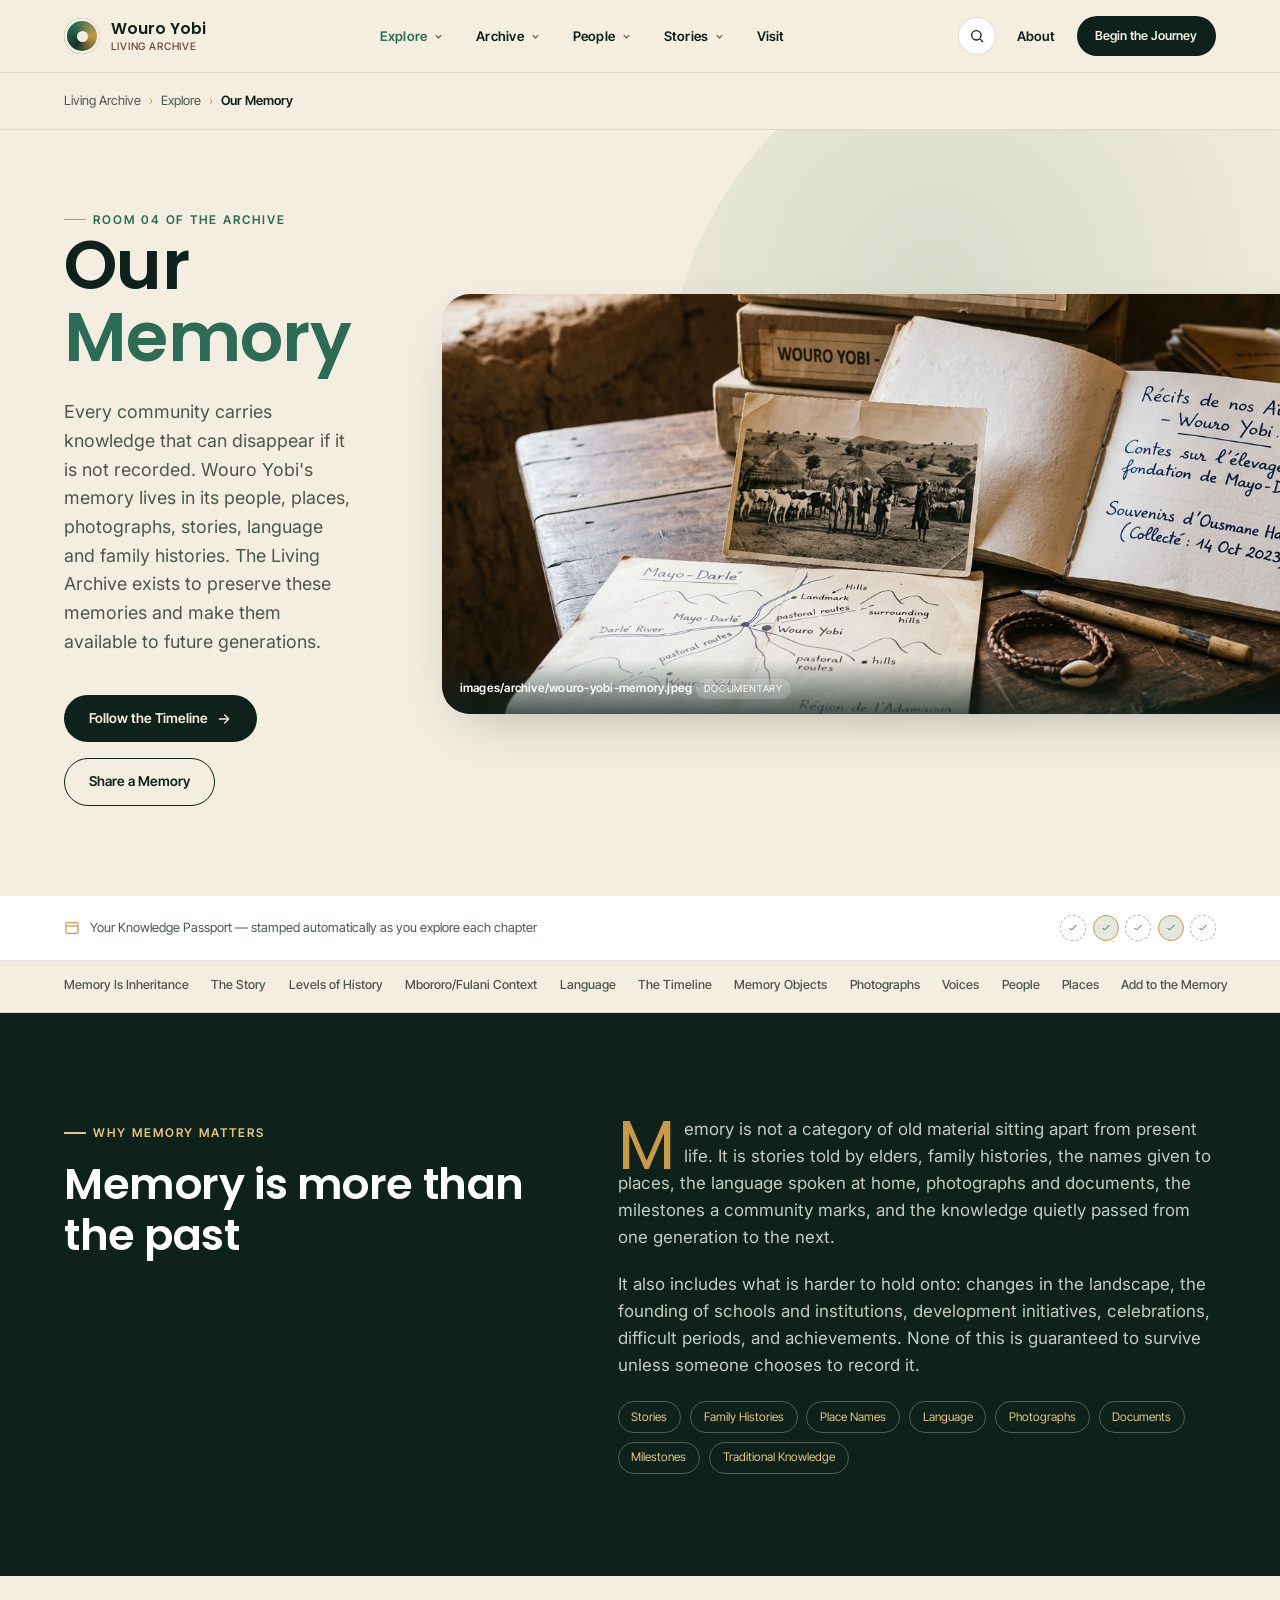
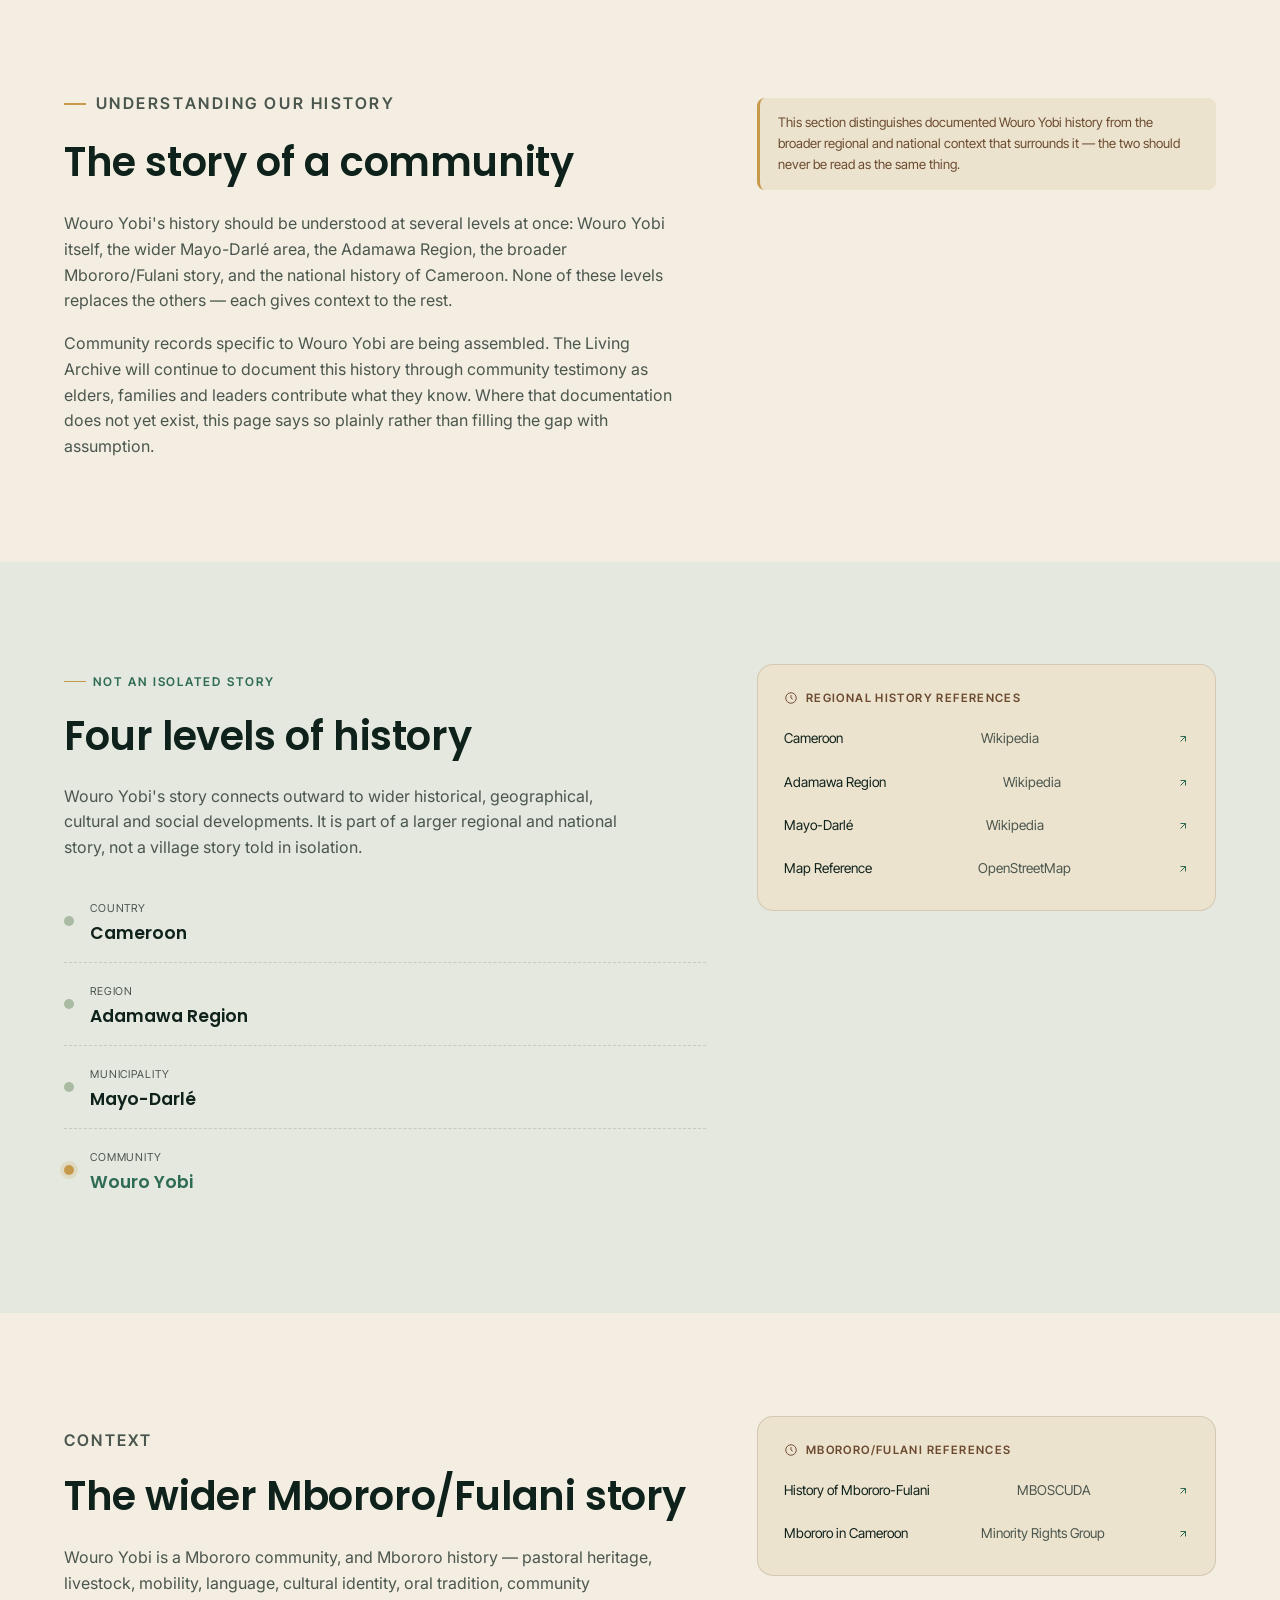
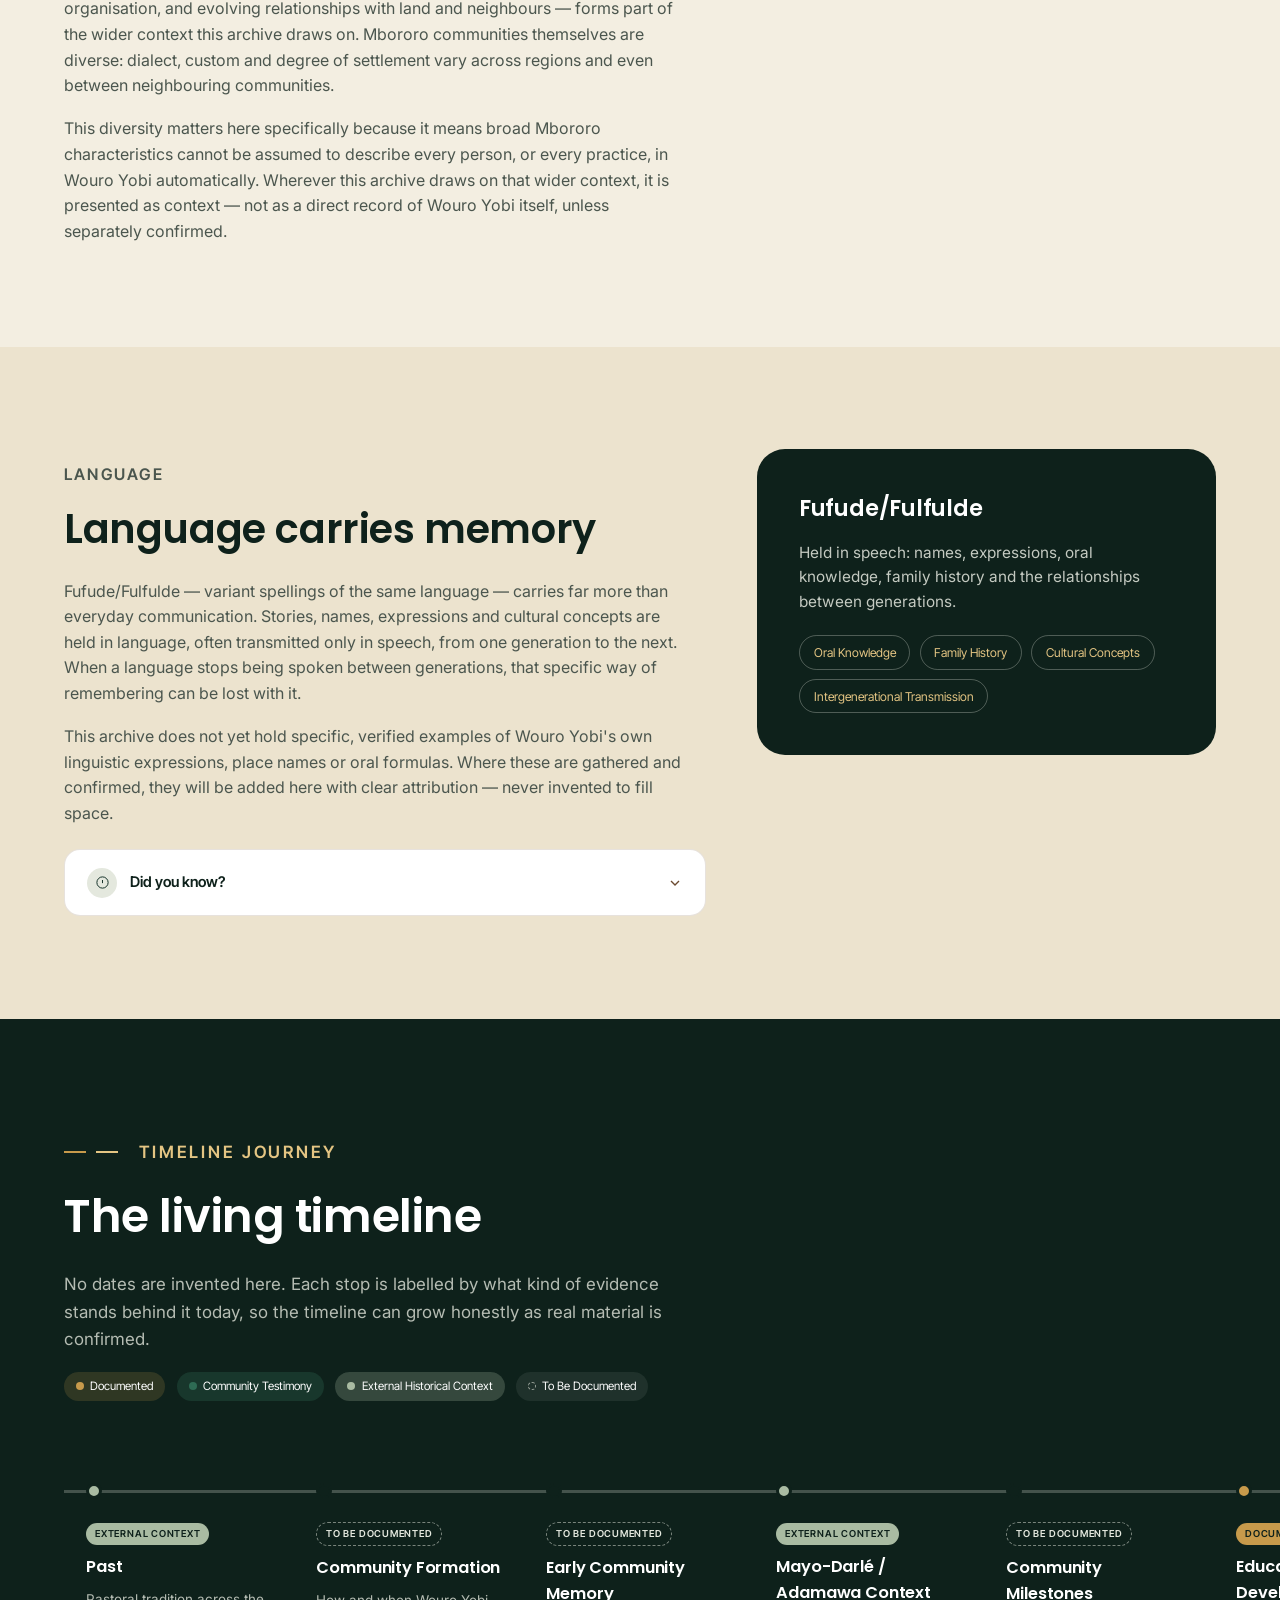
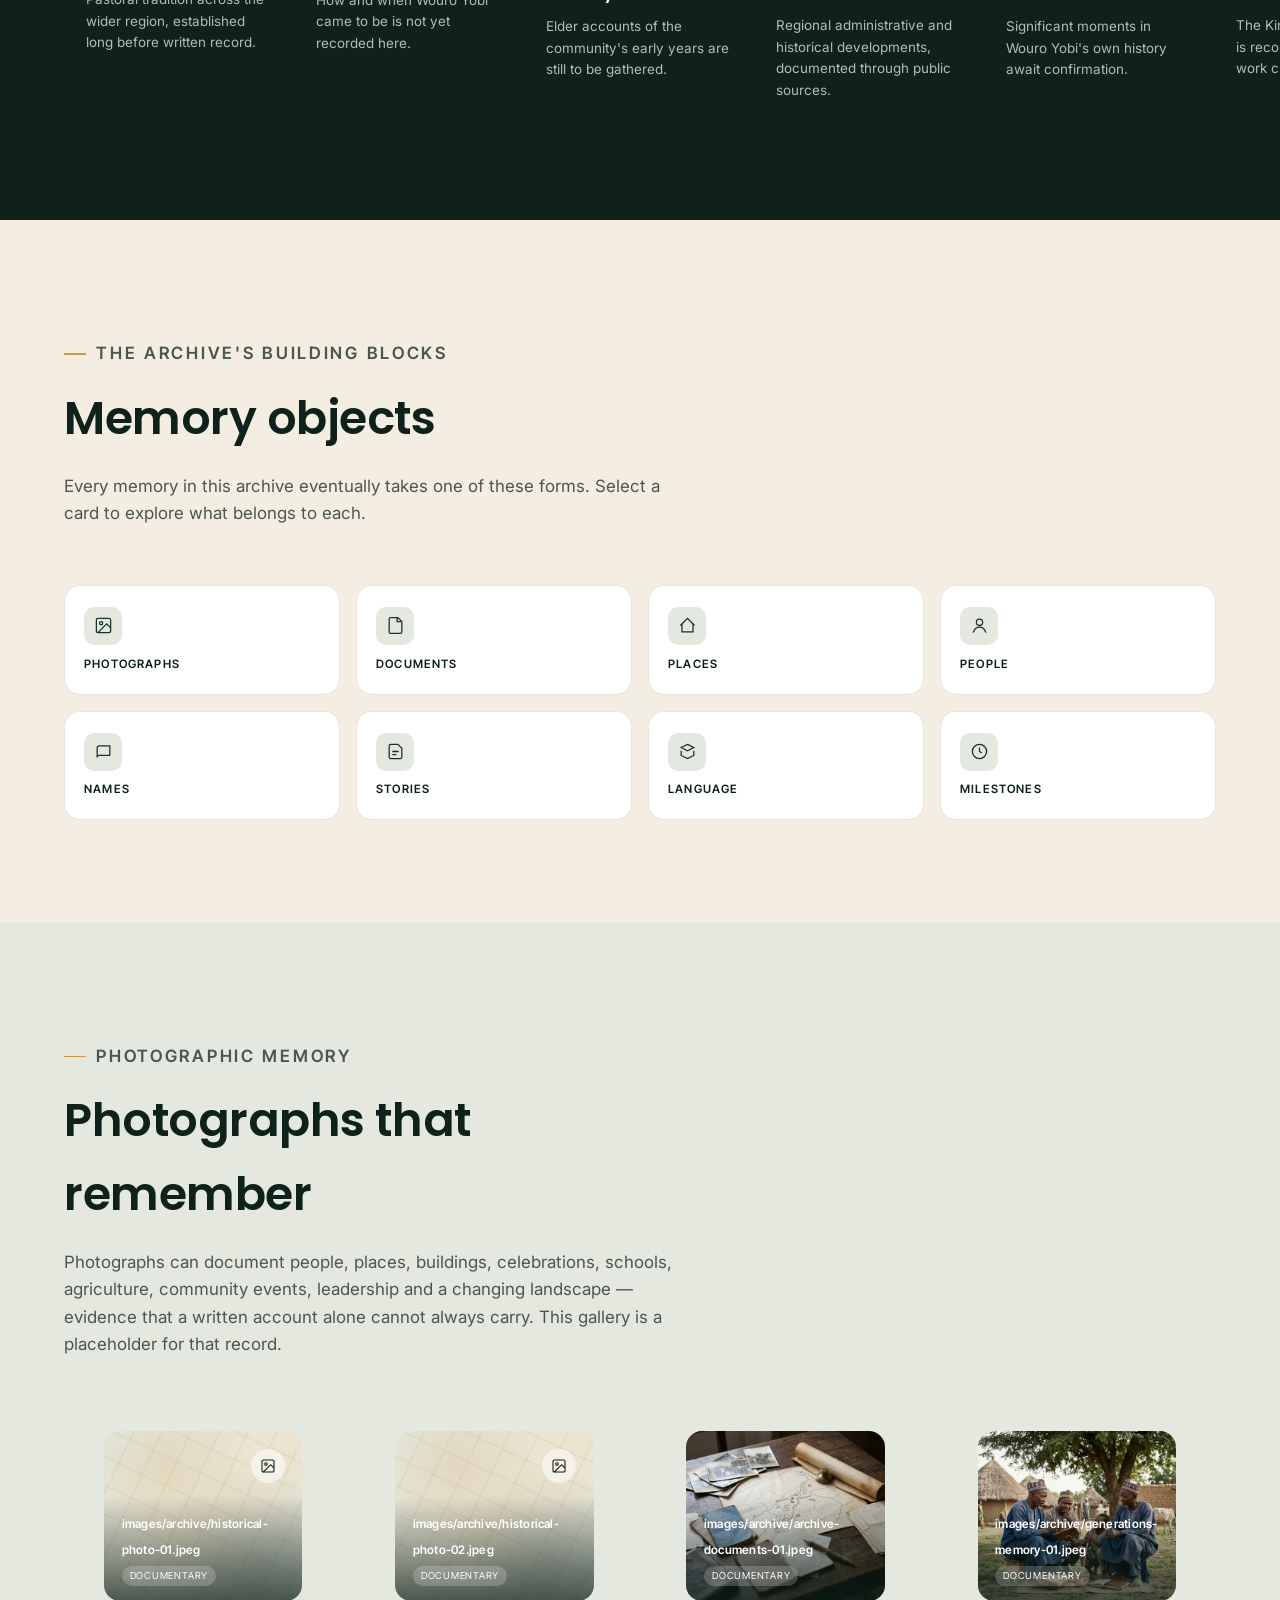
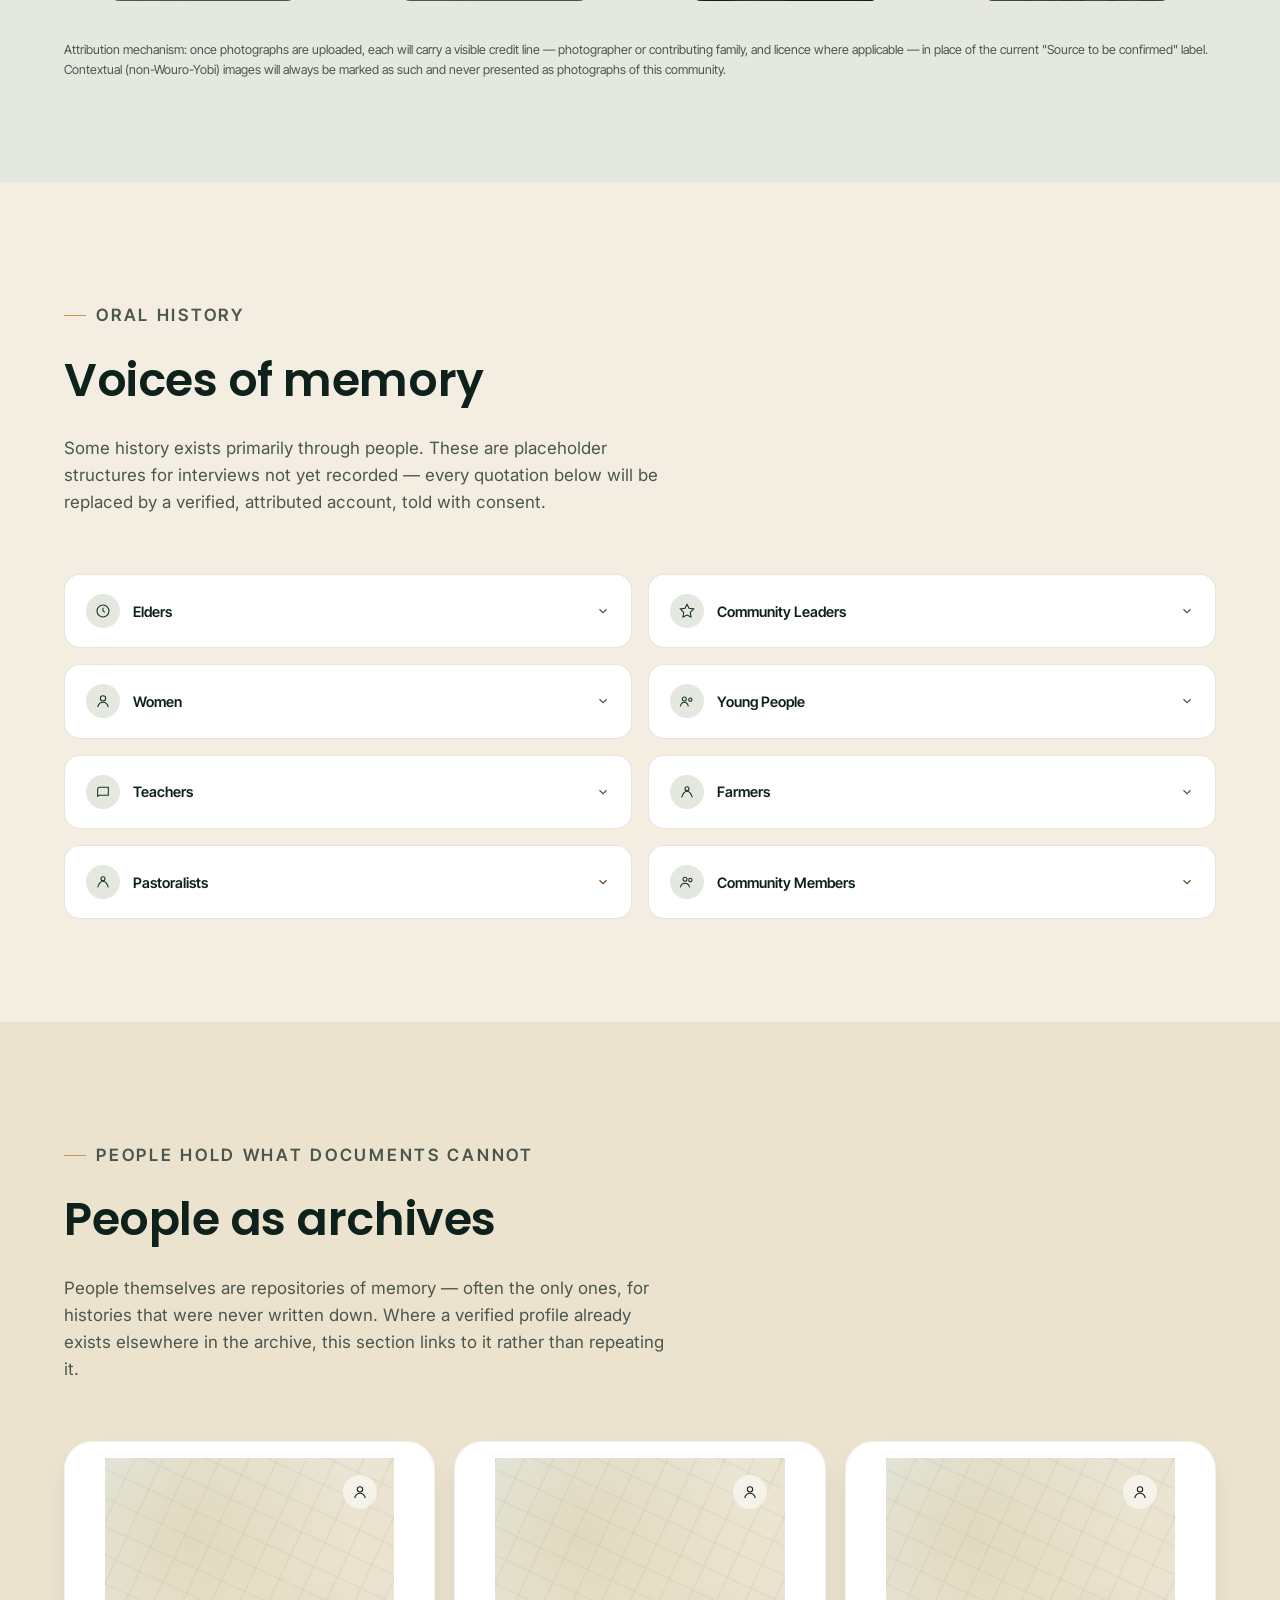
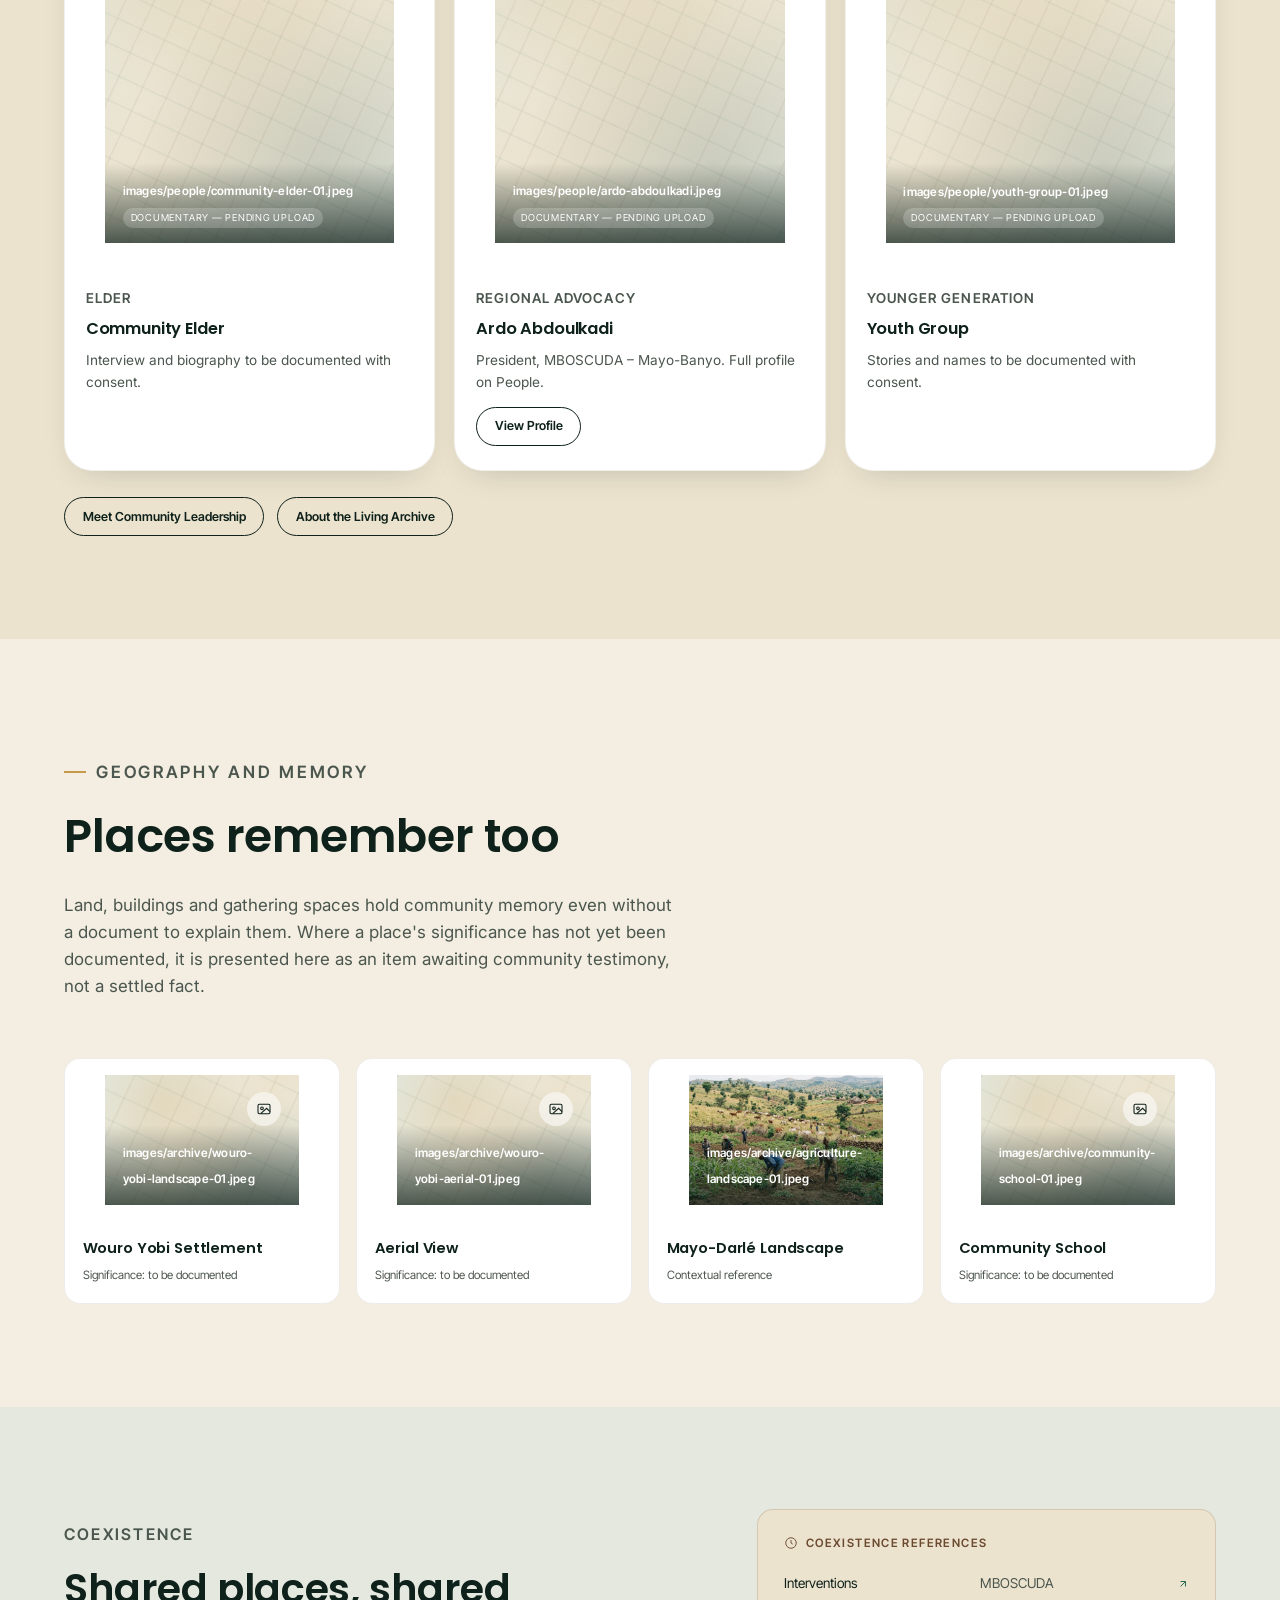
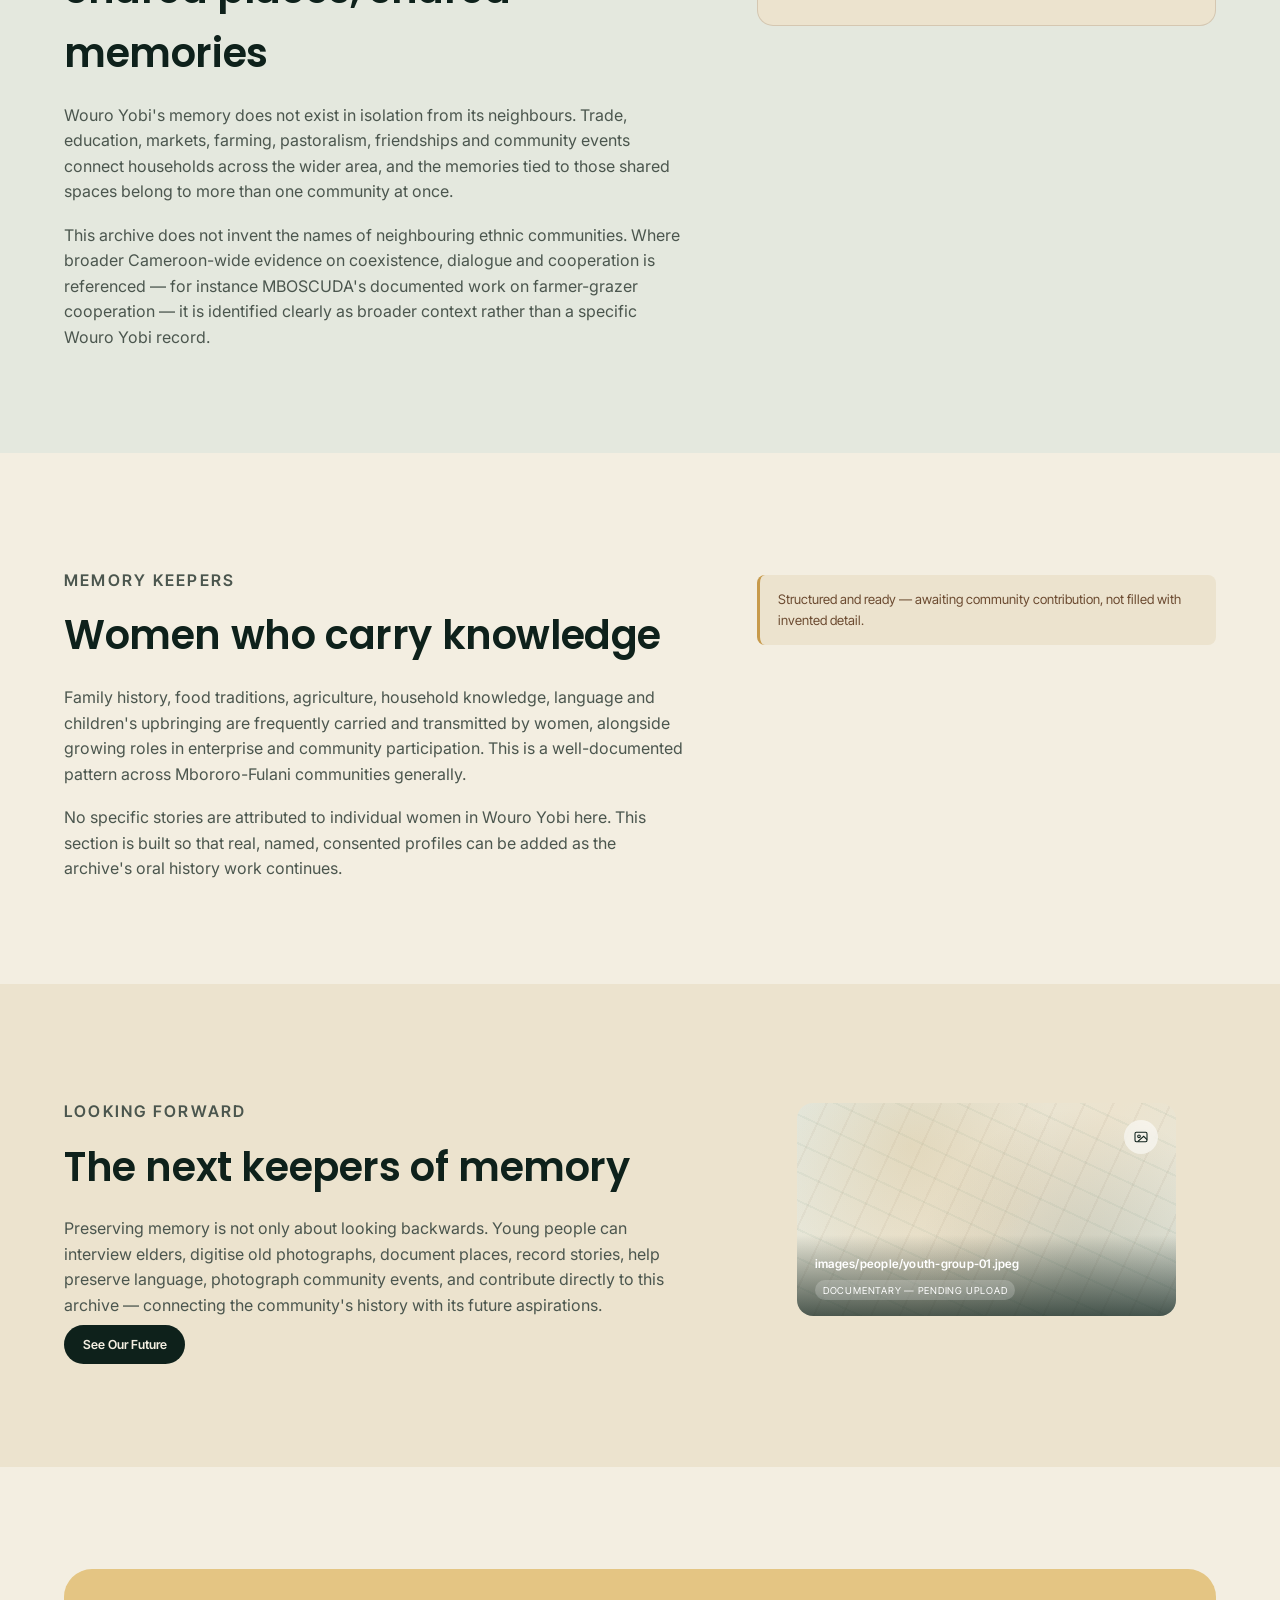
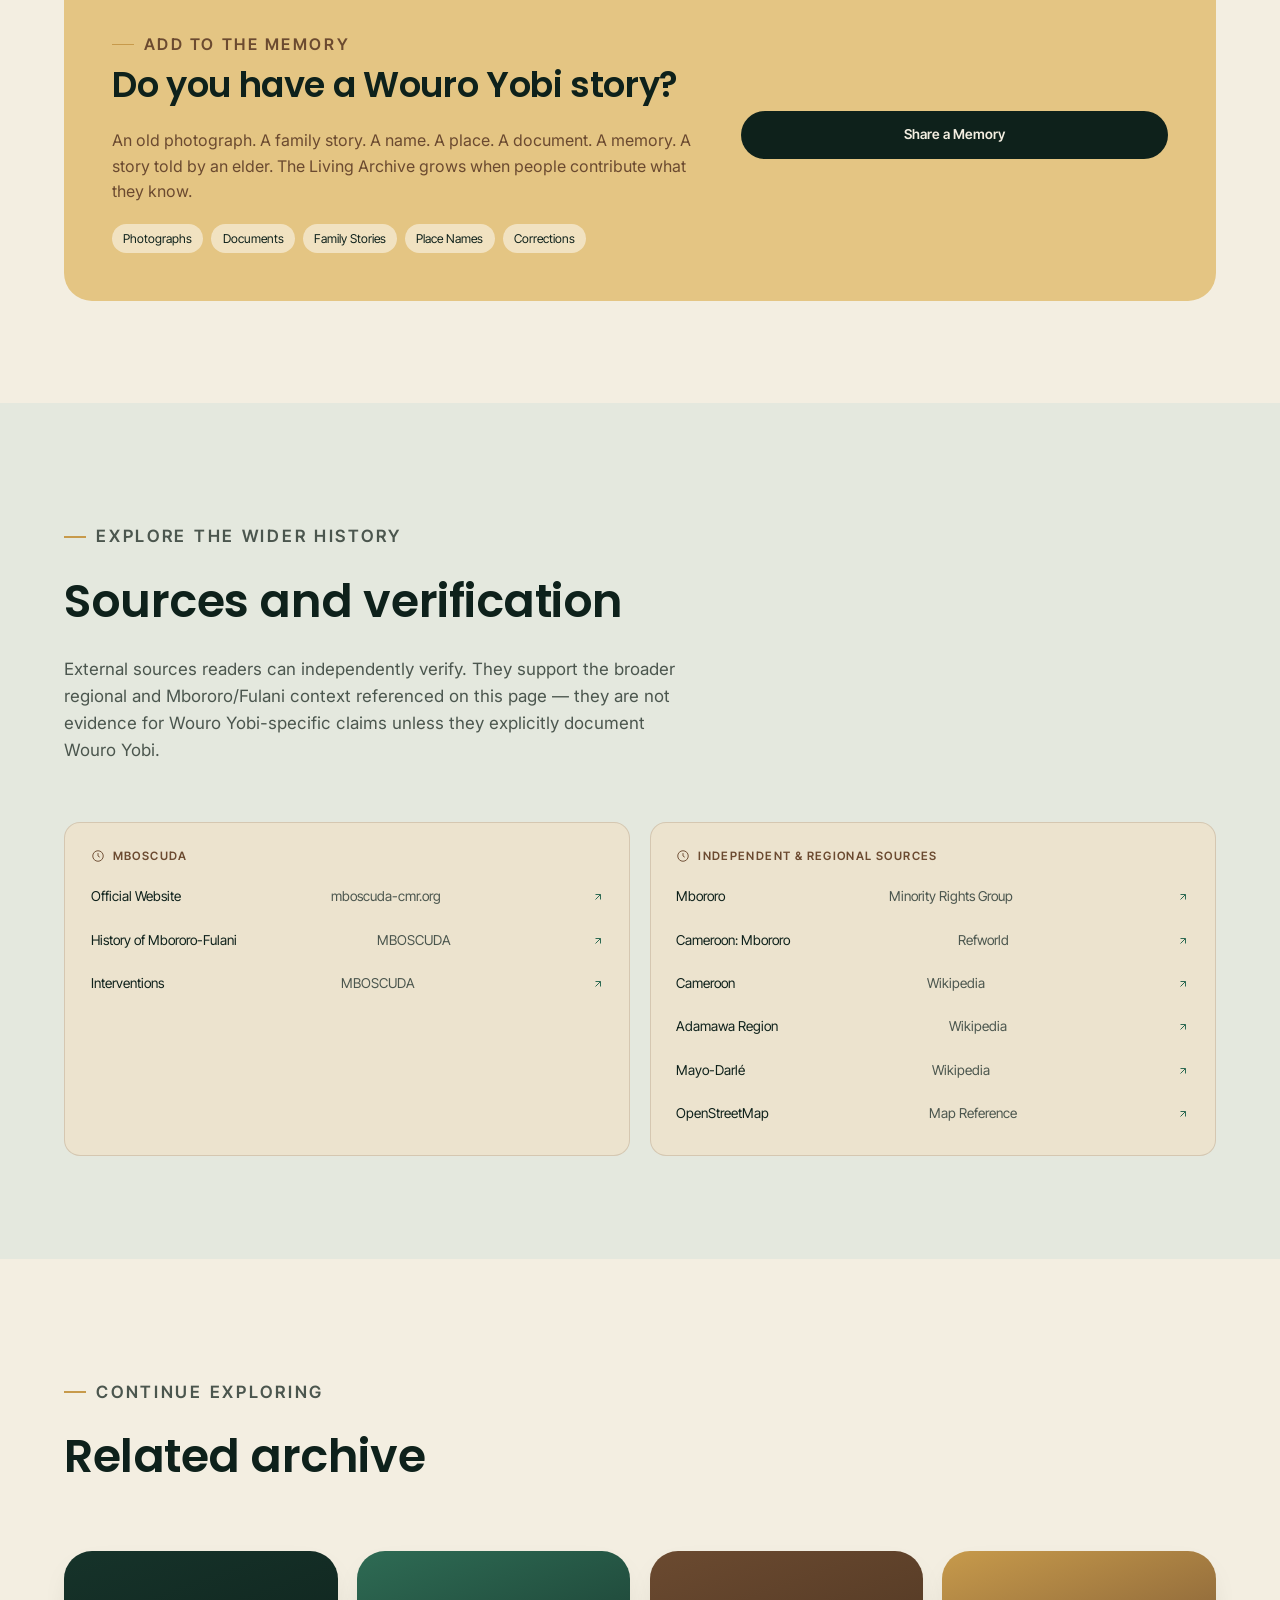
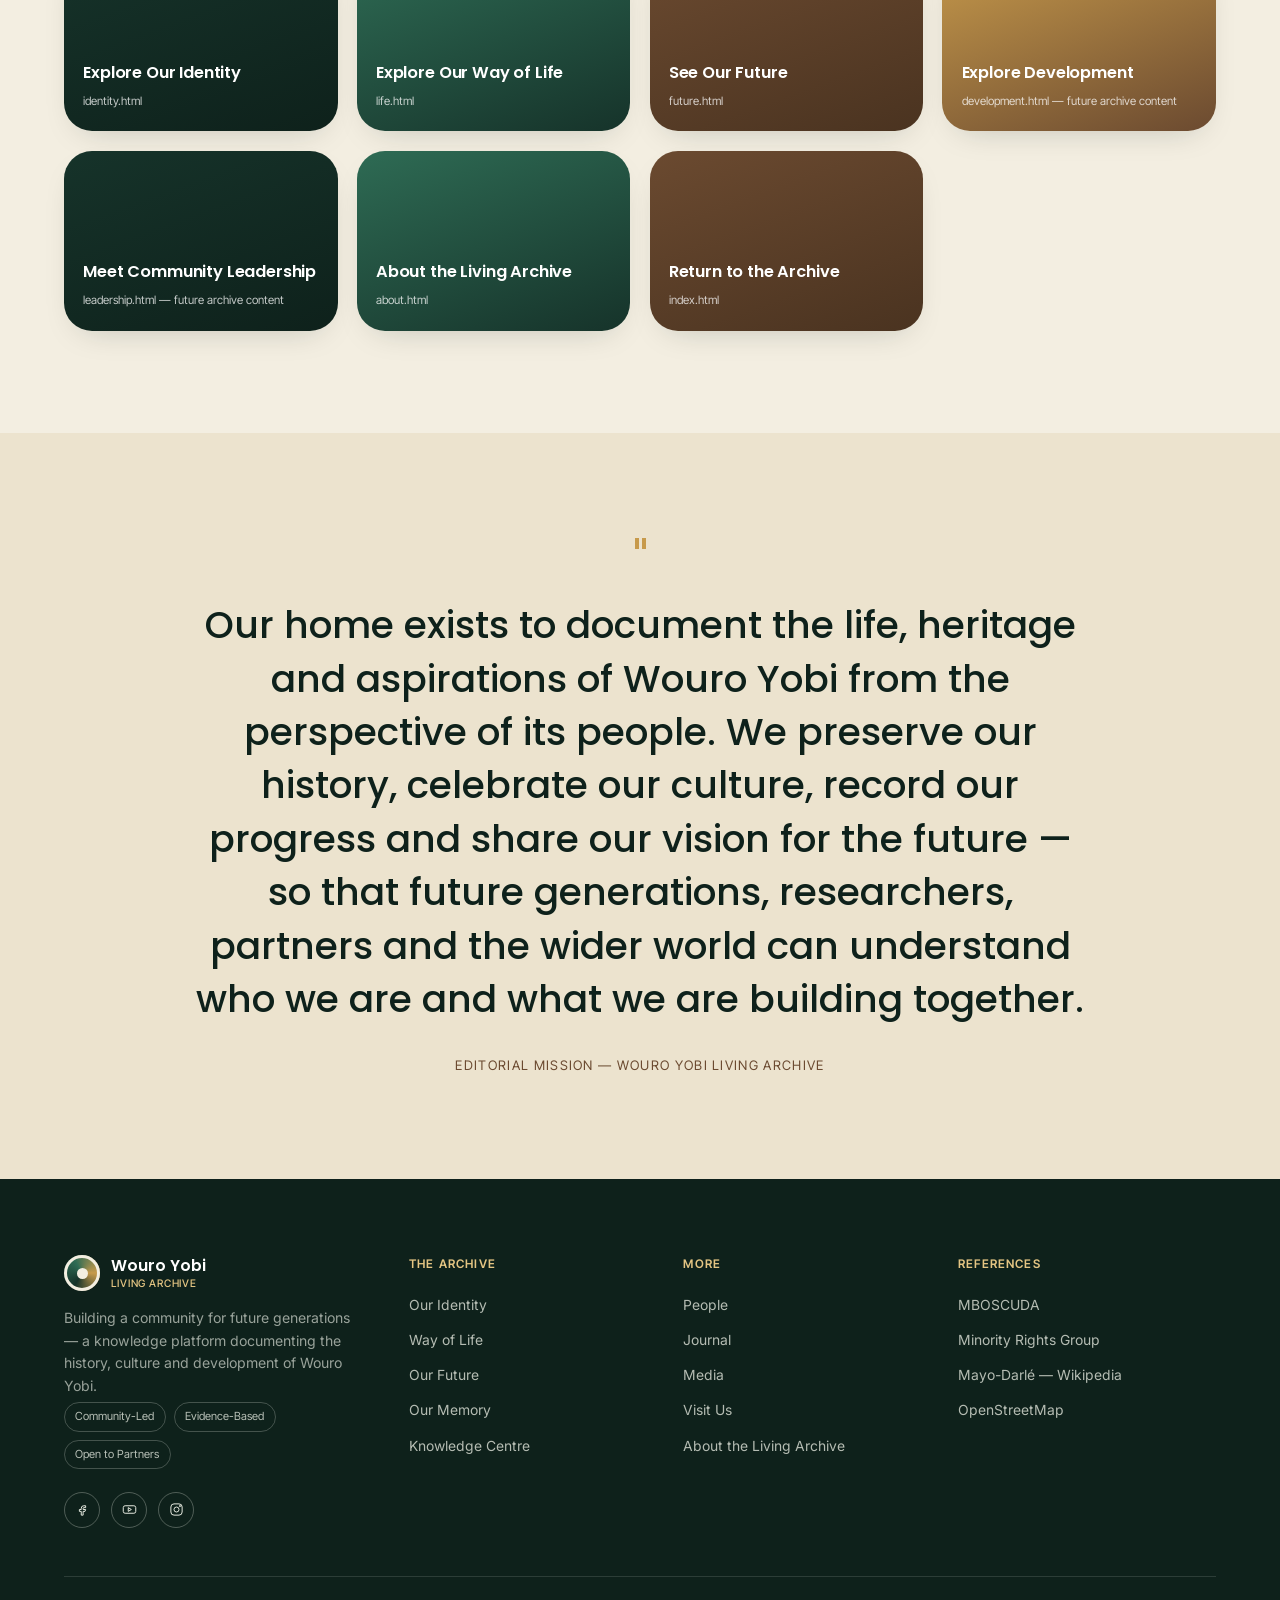
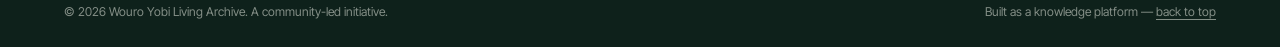
<file: memory.html>
<!DOCTYPE html>
<html lang="en">
<head>
<meta charset="UTF-8">
<meta name="viewport" content="width=device-width, initial-scale=1.0">
<title>Wouro Yobi Our Memory | Living Archive</title>
<meta name="description" content="What Wouro Yobi remembers, what can be documented today, and what will be passed to the next generation — an evidence-aware record of community memory, oral history and place.">
<meta property="og:title" content="Our Memory — Wouro Yobi Living Archive">
<meta property="og:description" content="Wouro Yobi's memory lives in its people, places, photographs, stories, language and family histories. The Living Archive exists to preserve it for future generations.">
<meta property="og:type" content="website">
<link rel="preconnect" href="https://fonts.googleapis.com">
<link rel="preconnect" href="https://fonts.gstatic.com" crossorigin>
<link href="https://fonts.googleapis.com/css2?family=Poppins:wght@300;400;500;600;700&family=Inter:wght@400;500;600&family=Inter+Tight:wght@500;600&display=swap" rel="stylesheet">
<script type="application/ld+json">
{
  "@context": "https://schema.org",
  "@type": "WebPage",
  "name": "Our Memory",
  "description": "The historical and intergenerational memory of Wouro Yobi — what is documented, what is community testimony, and what remains to be recorded.",
  "isPartOf": { "@type": "WebSite", "name": "Wouro Yobi Living Archive" }
}
</script>
<style>
  /* ============================================================
     DESIGN TOKENS — identical across the archive. Frozen.
     ============================================================ */
  :root{
    --forest: #16332A; --forest-deep: #0E211B; --emerald: #2E6B54;
    --sage: #A9BBA2; --sage-pale: #E4E8DE; --beige: #F3EEE1; --beige-warm: #ECE3CE;
    --brown: #6B4A30; --gold: #C79A4B; --gold-soft: #E4C583;
    --ink: #1E2420; --ink-soft: #4B564E; --white: #FFFFFF;
    --font-display: 'Poppins', sans-serif; --font-body: 'Inter', sans-serif; --font-caption: 'Inter Tight', sans-serif;
    --max-w: 1280px; --edge: clamp(1.5rem, 5vw, 4.5rem);
    --radius-lg: 28px; --radius-md: 16px; --radius-sm: 8px;
    --shadow-soft: 0 20px 60px -25px rgba(14,33,27,0.35);
    --shadow-card: 0 12px 34px -18px rgba(14,33,27,0.28);
    --ease: cubic-bezier(.22,1,.36,1);
  }
  *,*::before,*::after{box-sizing:border-box;}
  html{scroll-behavior:smooth;}
  @media (prefers-reduced-motion: reduce){
    html{scroll-behavior:auto;}
    *{animation-duration:0.01ms !important; animation-iteration-count:1 !important; transition-duration:0.01ms !important; scroll-behavior:auto !important;}
  }
  body{margin:0; font-family:var(--font-body); color:var(--ink); background:var(--beige); -webkit-font-smoothing:antialiased; line-height:1.6;}
  img{max-width:100%; display:block;}
  a{color:inherit;}
  h1,h2,h3,h4{font-family:var(--font-display); margin:0; color:var(--forest-deep); font-weight:600; letter-spacing:-0.01em;}
  p{margin:0;} ul{margin:0; padding:0; list-style:none;} button{font-family:inherit; cursor:pointer;}
  :focus-visible{outline:2.5px solid var(--gold); outline-offset:3px; border-radius:4px;}
  .visually-hidden{position:absolute; width:1px; height:1px; padding:0; margin:-1px; overflow:hidden; clip:rect(0,0,0,0); white-space:nowrap; border:0;}
  .wrap{max-width:var(--max-w); margin:0 auto; padding-inline:var(--edge);}
  .eyebrow{font-family:var(--font-caption); font-size:0.75rem; letter-spacing:0.16em; text-transform:uppercase; color:var(--emerald); font-weight:600; display:inline-flex; align-items:center; gap:0.6em;}
  .eyebrow::before{content:""; width:22px; height:1.5px; background:var(--gold); display:inline-block;}
  .reveal{opacity:0; transform:translateY(28px); transition:opacity 0.9s var(--ease), transform 0.9s var(--ease);}
  .reveal.is-visible{opacity:1; transform:none;}
  .reveal-stagger > *{transition-delay:calc(var(--i,0) * 90ms);}
  .skip-link{position:absolute; left:1rem; top:-4rem; background:var(--forest-deep); color:var(--white); padding:0.8rem 1.2rem; border-radius:var(--radius-sm); z-index:300; transition:top 0.25s var(--ease); font-family:var(--font-caption); font-weight:600;}
  .skip-link:focus{top:1rem;}
  .reading-progress{position:fixed; top:0; left:0; height:3px; width:0%; background:var(--gold); z-index:250; transition:width 0.1s linear;}

  /* ---------- header / nav — permanent, frozen ---------- */
  header.site-header{position:sticky; top:0; z-index:100; background:rgba(243,238,225,0.86); backdrop-filter:blur(14px) saturate(140%); border-bottom:1px solid rgba(107,74,48,0.14);}
  .nav-row{max-width:var(--max-w); margin:0 auto; padding:1.05rem var(--edge); display:flex; align-items:center; justify-content:space-between; gap:1.5rem;}
  .brand{display:flex; align-items:center; gap:0.7rem; text-decoration:none;}
  .brand-mark{width:38px; height:38px; border-radius:50%; background:conic-gradient(from 210deg, var(--forest), var(--emerald), var(--gold), var(--forest)); display:grid; place-items:center; flex-shrink:0; box-shadow:inset 0 0 0 3px var(--beige);}
  .brand-mark span{width:12px; height:12px; border-radius:50%; background:var(--beige);}
  .brand-name{font-family:var(--font-display); font-size:1.02rem; font-weight:600; color:var(--forest-deep); line-height:1.1;}
  .brand-name small{display:block; font-family:var(--font-caption); font-weight:500; font-size:0.68rem; letter-spacing:0.08em; text-transform:uppercase; color:var(--brown); margin-top:0.2rem;}
  nav.primary-nav ul{display:flex; gap:1.4rem; align-items:center; flex-wrap:wrap;}
  nav.primary-nav a{font-family:var(--font-caption); font-size:0.83rem; font-weight:500; text-decoration:none; color:var(--ink-soft); position:relative; padding-bottom:4px;}
  nav.primary-nav a::after{content:""; position:absolute; left:0; bottom:0; height:1.5px; width:0; background:var(--gold); transition:width 0.3s var(--ease);}
  nav.primary-nav a:hover::after, nav.primary-nav a:focus-visible::after{width:100%;}
  nav.primary-nav a[aria-current="page"]{color:var(--forest-deep);}
  nav.primary-nav a[aria-current="page"]::after{width:100%;}
  .nav-actions{display:flex; align-items:center; gap:0.8rem;}
  .btn{font-family:var(--font-caption); font-weight:600; font-size:0.85rem; padding:0.75rem 1.5rem; border-radius:999px; border:1.5px solid transparent; text-decoration:none; display:inline-flex; align-items:center; gap:0.5rem; transition:transform 0.35s var(--ease), background 0.35s var(--ease), color 0.35s var(--ease), border-color .35s var(--ease);}
  .btn-primary{background:var(--forest-deep); color:var(--beige);}
  .btn-primary:hover{background:var(--emerald); transform:translateY(-2px);}
  .btn-ghost{border-color:var(--forest-deep); color:var(--forest-deep);}
  .btn-ghost:hover{background:var(--forest-deep); color:var(--beige); transform:translateY(-2px);}
  .btn-sm{padding:0.55rem 1.1rem; font-size:0.78rem;}
  .nav-toggle{display:none; background:none; border:none; padding:0.4rem;}
  @media (max-width:1140px){ nav.primary-nav, .nav-actions .btn-ghost{display:none;} .nav-toggle{display:block;} }
  .page-crumb{padding-block:1.1rem; border-bottom:1px solid rgba(107,74,48,0.14); font-family:var(--font-caption); font-size:0.8rem; color:var(--ink-soft);}
  .page-crumb a{text-decoration:none; color:var(--ink-soft);}
  .page-crumb a:hover{color:var(--emerald);}
  .page-crumb span[aria-hidden]{margin-inline:0.5rem; color:var(--gold);}
  .page-crumb strong{color:var(--forest-deep); font-weight:600;}

  /* ---------- placeholder image component (identical) ---------- */
  .ph{position:relative; overflow:hidden; background:linear-gradient(135deg, var(--sage-pale) 0%, var(--beige-warm) 55%, var(--sage-pale) 100%); border-radius:var(--radius-md); display:flex; align-items:flex-end; isolation:isolate; min-height:180px;}
  .ph::before{content:""; position:absolute; inset:0; background-image:repeating-linear-gradient(115deg, rgba(107,74,48,0.05) 0 2px, transparent 2px 26px), repeating-linear-gradient(25deg, rgba(46,107,84,0.05) 0 2px, transparent 2px 26px); z-index:0;}
  .ph::after{content:""; position:absolute; inset:0; z-index:0; background:radial-gradient(circle at 30% 20%, rgba(199,154,75,0.18), transparent 45%), radial-gradient(circle at 75% 80%, rgba(22,51,42,0.14), transparent 50%);}
  .ph-icon{position:absolute; top:1.1rem; right:1.1rem; z-index:1; width:34px; height:34px; border-radius:50%; background:rgba(255,255,255,0.55); backdrop-filter:blur(4px); display:grid; place-items:center;}
  .ph-icon svg{width:16px; height:16px; stroke:var(--forest-deep);}
  .ph-caption{position:relative; z-index:1; width:100%; padding:0.9rem 1.1rem; margin:0; background:linear-gradient(to top, rgba(14,33,27,0.72), rgba(14,33,27,0)); color:var(--white);}
  .ph-caption .fname{font-family:var(--font-caption); font-size:0.74rem; font-weight:600; letter-spacing:0.02em;}
  .ph-caption .ftype{display:inline-block; margin-top:0.3rem; font-family:var(--font-caption); font-size:0.6rem; text-transform:uppercase; letter-spacing:0.08em; padding:0.15rem 0.5rem; border-radius:999px; background:rgba(255,255,255,0.2);}
  .ph-caption .fsource{display:block; font-family:var(--font-caption); font-size:0.64rem; opacity:0.7; margin-top:0.35rem; font-style:italic;}
  .ph-square{aspect-ratio:1/1;} .ph-portrait{aspect-ratio:3/4;} .ph-wide{aspect-ratio:16/9;} .ph-panorama{aspect-ratio:21/9;}

  section{padding-block:clamp(4rem, 8vw, 7.5rem); position:relative;}
  .section-head{max-width:64ch; margin-bottom:clamp(2.2rem, 5vw, 3.6rem);}
  .section-head h2{font-size:clamp(2rem, 3.6vw, 3rem); margin-top:0.9rem;}
  .section-head p{margin-top:1.1rem; font-size:1.06rem; color:var(--ink-soft); max-width:56ch;}

  /* ---------- hero ---------- */
  .hero{position:relative; padding-top:clamp(2.5rem, 6vw, 4.5rem); padding-bottom:clamp(3rem, 7vw, 6rem); overflow:hidden;}
  .hero-bg-shape{position:absolute; top:-15%; right:-12%; width:60vw; height:60vw; max-width:900px; max-height:900px; border-radius:50%; background:radial-gradient(circle at 35% 35%, rgba(46,107,84,0.14), rgba(46,107,84,0) 65%); z-index:0; pointer-events:none;}
  .hero-grid{position:relative; z-index:1; display:grid; grid-template-columns:1.05fr 0.95fr; gap:clamp(2rem,4vw,4rem); align-items:center;}
  @media (max-width:940px){ .hero-grid{grid-template-columns:1fr;} }
  .hero h1{font-size:clamp(2.6rem, 5.4vw, 4.4rem); line-height:1.04; font-weight:600; color:var(--forest-deep);}
  .hero h1 em{font-style:normal; color:var(--emerald);}
  .hero-sub{margin-top:1.6rem; max-width:48ch; font-size:1.12rem; color:var(--ink-soft);}
  .hero-actions{margin-top:2.4rem; display:flex; flex-wrap:wrap; gap:1rem;}
  .hero-visual{position:relative;}
  .hero-visual .ph{min-height:420px; border-radius:var(--radius-lg); box-shadow:var(--shadow-soft);}

  /* ---------- knowledge passport ---------- */
  .passport-bar{background:var(--white); border-bottom:1px solid rgba(107,74,48,0.14);}
  .passport-bar .wrap{padding-block:1.2rem; display:flex; align-items:center; justify-content:space-between; gap:1.2rem; flex-wrap:wrap;}
  .passport-label{display:flex; align-items:center; gap:0.6rem; font-family:var(--font-caption); font-size:0.8rem; color:var(--ink-soft);}
  .passport-label svg{width:16px; height:16px; stroke:var(--gold);}
  .passport-stamps{display:flex; gap:0.4rem;}
  .passport-stamp{width:26px; height:26px; border-radius:50%; border:1.5px dashed var(--sage); display:grid; place-items:center;}
  .passport-stamp.is-stamped{border-style:solid; border-color:var(--gold); background:var(--sage-pale);}
  .passport-stamp svg{width:12px; height:12px; stroke:var(--emerald);}

  /* ---------- chapter nav ---------- */
  .chapter-nav{position:sticky; top:calc(var(--header-h, 73px) + 1px); z-index:60; background:var(--beige); border-bottom:1px solid rgba(107,74,48,0.14); overflow-x:auto;}
  .chapter-nav .wrap{display:flex; gap:1.4rem; padding-block:0.85rem; white-space:nowrap;}
  .chapter-nav a{font-family:var(--font-caption); font-size:0.78rem; font-weight:500; text-decoration:none; color:var(--ink-soft); padding-bottom:2px; border-bottom:2px solid transparent;}
  .chapter-nav a:hover, .chapter-nav a:focus-visible{color:var(--forest-deep); border-color:var(--gold);}

  /* ---------- editorial intro (identical dark band) ---------- */
  .editorial{background:var(--forest-deep); color:var(--sage-pale);}
  .editorial .wrap{display:grid; grid-template-columns:0.9fr 1.1fr; gap:clamp(2.5rem,5vw,5rem); align-items:start;}
  @media (max-width:920px){ .editorial .wrap{grid-template-columns:1fr;} }
  .editorial .eyebrow{color:var(--gold-soft);} .editorial .eyebrow::before{background:var(--gold-soft);}
  .editorial h2{color:var(--white); font-size:clamp(1.9rem,3.4vw,2.7rem); margin-top:1rem; line-height:1.18;}
  .editorial-drop{font-family:var(--font-display); font-size:4.2rem; line-height:0.7; float:left; margin-right:0.6rem; margin-top:0.4rem; color:var(--gold);}
  .editorial-body p{font-size:1.06rem; color:rgba(228,232,222,0.86); margin-top:1.2rem;}
  .editorial-body p:first-child{margin-top:0;}
  .memory-includes{display:flex; flex-wrap:wrap; gap:0.55rem; margin-top:1.4rem;}
  .memory-includes li{font-family:var(--font-caption); font-size:0.74rem; padding:0.34rem 0.8rem; border-radius:999px; border:1px solid rgba(228,232,222,0.3); color:var(--gold-soft);}

  /* ---------- knowledge panel ---------- */
  .knowledge-panel{background:var(--beige-warm); border:1px solid rgba(107,74,48,0.18); border-radius:var(--radius-md); padding:1.5rem 1.6rem;}
  .knowledge-panel h4{font-family:var(--font-caption); font-size:0.72rem; letter-spacing:0.12em; text-transform:uppercase; color:var(--brown); font-weight:600; margin-bottom:0.9rem; display:flex; align-items:center; gap:0.5rem;}
  .knowledge-panel h4 svg{width:14px; height:14px; stroke:var(--brown);}
  .knowledge-panel ul{display:flex; flex-direction:column; gap:0.55rem;}
  .knowledge-panel a{display:flex; justify-content:space-between; align-items:center; gap:0.6rem; text-decoration:none; font-family:var(--font-caption); font-size:0.85rem; color:var(--forest-deep); padding:0.4rem 0; border-bottom:1px dashed rgba(107,74,48,0.22);}
  .knowledge-panel a:last-child{border-bottom:none;}
  .knowledge-panel a span.src{color:var(--ink-soft); font-weight:400;}
  .knowledge-panel a svg{width:12px; height:12px; stroke:var(--emerald); flex-shrink:0;}

  /* ---------- narrative-scope note ---------- */
  .narrative-scope{margin-top:1.2rem; padding:0.9rem 1.1rem; border-left:3px solid var(--gold); background:var(--beige-warm); border-radius:var(--radius-sm); font-family:var(--font-caption); font-size:0.82rem; color:var(--brown);}

  /* ---------- levels hierarchy (Cameroon -> Adamawa -> Mayo-Darlé -> Wouro Yobi) ---------- */
  .hierarchy{margin-top:1.2rem; display:flex; flex-direction:column; gap:0;}
  .hierarchy-step{display:flex; align-items:center; gap:1rem; padding:0.9rem 0; border-bottom:1px dashed rgba(107,74,48,0.2);}
  .hierarchy-step:last-child{border-bottom:none;}
  .hierarchy-dot{width:10px; height:10px; border-radius:50%; background:var(--sage); flex-shrink:0;}
  .hierarchy-step.is-final .hierarchy-dot{background:var(--gold); box-shadow:0 0 0 4px rgba(199,154,75,0.18);}
  .hierarchy-label{font-family:var(--font-caption); font-size:0.68rem; text-transform:uppercase; letter-spacing:0.08em; color:var(--ink-soft);}
  .hierarchy-name{font-family:var(--font-display); font-size:1.08rem; color:var(--forest-deep); font-weight:600;}
  .hierarchy-step.is-final .hierarchy-name{color:var(--emerald);}

  /* ---------- did you know ---------- */
  .dyk{background:var(--white); border:1px solid rgba(107,74,48,0.16); border-radius:var(--radius-md); overflow:hidden; margin-top:1.4rem;}
  .dyk summary{list-style:none; cursor:pointer; padding:1.1rem 1.4rem; display:flex; align-items:center; gap:0.8rem; font-family:var(--font-caption); font-weight:600; font-size:0.92rem; color:var(--forest-deep);}
  .dyk summary::-webkit-details-marker{display:none;}
  .dyk summary .dyk-icon{width:30px; height:30px; border-radius:50%; background:var(--sage-pale); display:grid; place-items:center; flex-shrink:0;}
  .dyk summary .dyk-icon svg{width:15px; height:15px; stroke:var(--forest);}
  .dyk summary .dyk-chevron{margin-left:auto; width:16px; height:16px; stroke:var(--brown); transition:transform 0.3s var(--ease);}
  .dyk[open] summary .dyk-chevron{transform:rotate(180deg);}
  .dyk-body{padding:0 1.4rem 1.3rem 4.2rem; font-size:0.9rem; color:var(--ink-soft);}

  /* ---------- chapter layout ---------- */
  .chapter{scroll-margin-top:130px;}
  .chapter-grid{display:grid; grid-template-columns:1.4fr 1fr; gap:clamp(2rem,4vw,3.5rem); align-items:start;}
  @media (max-width:920px){ .chapter-grid{grid-template-columns:1fr;} }
  .chapter-num{font-family:var(--font-caption); font-size:0.72rem; font-weight:600; letter-spacing:0.14em; text-transform:uppercase; color:var(--gold);}
  .chapter-body p{margin-top:1.1rem; color:var(--ink-soft); font-size:1rem; max-width:62ch;}
  .chapter-body p:first-of-type{margin-top:0.8rem;}
  .chapter-side{display:flex; flex-direction:column; gap:1.4rem;}

  /* ---------- language callout (reused from life.html) ---------- */
  .language-panel{background:var(--forest-deep); color:var(--sage-pale); border-radius:var(--radius-lg); padding:clamp(1.8rem,3.5vw,2.6rem);}
  .language-panel h3{color:var(--white); font-size:1.4rem;}
  .language-panel p{margin-top:0.9rem; color:rgba(228,232,222,0.85); font-size:0.96rem;}
  .language-terms{display:flex; flex-wrap:wrap; gap:0.6rem; margin-top:1.3rem;}
  .language-terms li{font-family:var(--font-caption); font-size:0.76rem; padding:0.4rem 0.85rem; border-radius:999px; border:1px solid rgba(228,232,222,0.3); color:var(--gold-soft);}

  /* ---------- the living timeline ---------- */
  .timeline-legend{display:flex; flex-wrap:wrap; gap:0.7rem; margin-top:1.2rem;}
  .timeline-legend span{
    display:inline-flex; align-items:center; gap:0.4rem; font-family:var(--font-caption); font-size:0.72rem;
    padding:0.32rem 0.75rem; border-radius:999px; color:var(--white);
  }
  .timeline-legend span::before{content:""; width:8px; height:8px; border-radius:50%;}
  .legend-documented::before{background:var(--gold);}
  .legend-testimony::before{background:var(--emerald);}
  .legend-context::before{background:var(--sage);}
  .legend-tbd::before{background:transparent; border:1.5px dashed rgba(228,232,222,0.6);}
  .timeline-track{
    display:grid; grid-auto-flow:column; grid-auto-columns:minmax(230px,1fr); gap:0;
    overflow-x:auto; padding-top:2rem; padding-bottom:1rem;
    margin-inline:calc(var(--edge) * -1); padding-inline:var(--edge);
  }
  .timeline-track::-webkit-scrollbar{height:6px;}
  .timeline-track::-webkit-scrollbar-thumb{background:var(--emerald); border-radius:6px;}
  .timeline-stop{position:relative; padding:1.8rem 1.4rem 0;}
  .timeline-stop::before{content:""; position:absolute; top:0; left:0; right:0; height:3px; background:rgba(228,232,222,0.25);}
  .timeline-stop::after{content:""; position:absolute; top:-7px; left:1.4rem; width:16px; height:16px; border-radius:50%; border:3px solid var(--forest-deep);}
  .timeline-stop.state-documented::after{background:var(--gold);}
  .timeline-stop.state-testimony::after{background:var(--emerald);}
  .timeline-stop.state-context::after{background:var(--sage);}
  .timeline-stop.state-tbd::after{background:var(--forest-deep); border-style:dashed;}
  .timeline-state{
    display:inline-block; font-family:var(--font-caption); font-size:0.6rem; text-transform:uppercase; letter-spacing:0.08em;
    padding:0.2rem 0.55rem; border-radius:999px; color:var(--forest-deep); font-weight:600;
  }
  .state-documented .timeline-state{background:var(--gold);}
  .state-testimony .timeline-state{background:var(--emerald); color:var(--white);}
  .state-context .timeline-state{background:var(--sage);}
  .state-tbd .timeline-state{background:transparent; border:1px dashed rgba(228,232,222,0.5); color:var(--sage-pale);}
  .timeline-stop h4{font-size:1.02rem; color:var(--white); margin-top:0.6rem;}
  .timeline-stop p{font-size:0.84rem; color:rgba(228,232,222,0.78); margin-top:0.55rem; max-width:24ch;}

  /* ---------- memory objects grid ---------- */
  .objects-grid{display:grid; grid-template-columns:repeat(4,1fr); gap:1rem;}
  @media (max-width:920px){ .objects-grid{grid-template-columns:repeat(2,1fr);} }
  @media (max-width:520px){ .objects-grid{grid-template-columns:1fr;} }
  .obj-card{background:var(--white); border-radius:var(--radius-md); overflow:hidden; border:1px solid rgba(107,74,48,0.14);}
  .obj-card summary{list-style:none; cursor:pointer; padding:1.3rem 1.2rem; display:flex; flex-direction:column; gap:0.6rem;}
  .obj-card summary::-webkit-details-marker{display:none;}
  .obj-icon{width:38px; height:38px; border-radius:10px; background:var(--sage-pale); display:grid; place-items:center;}
  .obj-icon svg{width:19px; height:19px; stroke:var(--forest); fill:none; stroke-width:1.6;}
  .obj-card summary h4{font-family:var(--font-caption); font-size:0.72rem; text-transform:uppercase; letter-spacing:0.1em; color:var(--forest-deep); font-weight:600;}
  .obj-card summary .explore-hint{margin-left:auto; font-family:var(--font-caption); font-size:0.68rem; color:var(--emerald); font-weight:600;}
  .obj-body{padding:0 1.2rem 1.3rem; font-size:0.86rem; color:var(--ink-soft);}

  /* ---------- photographic gallery ---------- */
  .gallery-grid{display:grid; grid-template-columns:repeat(4,1fr); gap:0.8rem;}
  @media (max-width:820px){ .gallery-grid{grid-template-columns:repeat(2,1fr);} }
  .gallery-grid .ph{min-height:170px;}

  /* ---------- voices of memory (expandable) ---------- */
  .voices-accordion{display:grid; grid-template-columns:repeat(2,1fr); gap:1rem;}
  @media (max-width:760px){ .voices-accordion{grid-template-columns:1fr;} }
  .voice-acc{background:var(--white); border-radius:var(--radius-md); border:1px solid rgba(107,74,48,0.14); overflow:hidden;}
  .voice-acc summary{list-style:none; cursor:pointer; padding:1.2rem 1.3rem; display:flex; align-items:center; gap:0.8rem; font-family:var(--font-caption); font-weight:600; font-size:0.9rem; color:var(--forest-deep);}
  .voice-acc summary::-webkit-details-marker{display:none;}
  .voice-acc-icon{width:34px; height:34px; border-radius:50%; background:var(--sage-pale); display:grid; place-items:center; flex-shrink:0;}
  .voice-acc-icon svg{width:16px; height:16px; stroke:var(--forest);}
  .voice-acc-chevron{margin-left:auto; width:14px; height:14px; stroke:var(--brown); transition:transform 0.3s var(--ease);}
  .voice-acc[open] .voice-acc-chevron{transform:rotate(180deg);}
  .voice-acc-body{padding:0 1.3rem 1.3rem 3.7rem; display:flex; flex-direction:column; gap:0.5rem;}
  .voice-acc-body .qline{font-family:var(--font-display); font-size:0.94rem; color:var(--forest-deep); font-style:normal;}
  .voice-acc-body p{font-size:0.84rem; color:var(--ink-soft);}

  /* ---------- people as archives ---------- */
  .people-grid{display:grid; grid-template-columns:repeat(3,1fr); gap:1.2rem;}
  @media (max-width:820px){ .people-grid{grid-template-columns:1fr;} }
  .person-card{background:var(--white); border-radius:var(--radius-lg); overflow:hidden; box-shadow:var(--shadow-card); border:1px solid rgba(107,74,48,0.08);}
  .person-card .ph{border-radius:0; min-height:220px;}
  .person-body{padding:1.3rem 1.3rem 1.5rem;}
  .person-role{font-family:var(--font-caption); font-size:0.68rem; text-transform:uppercase; letter-spacing:0.08em; color:var(--gold); font-weight:600;}
  .person-card h4{font-size:1.02rem; margin-top:0.4rem;}
  .person-card p{font-size:0.85rem; color:var(--ink-soft); margin-top:0.5rem;}

  /* ---------- places grid ---------- */
  .places-grid{display:grid; grid-template-columns:repeat(4,1fr); gap:1rem;}
  @media (max-width:920px){ .places-grid{grid-template-columns:repeat(2,1fr);} }
  .place-card{background:var(--white); border-radius:var(--radius-md); overflow:hidden; border:1px solid rgba(107,74,48,0.1);}
  .place-card .ph{border-radius:0; min-height:140px;}
  .place-body{padding:1rem 1.1rem 1.2rem;}
  .place-body h4{font-size:0.92rem;}
  .place-body span{display:block; margin-top:0.35rem; font-family:var(--font-caption); font-size:0.72rem; color:var(--ink-soft);}

  /* ---------- CTA: add to the memory ---------- */
  .memory-cta{
    background:var(--gold-soft); border-radius:var(--radius-lg); padding:clamp(2rem,4vw,3rem);
    display:grid; grid-template-columns:1.4fr 1fr; gap:2rem; align-items:center;
  }
  @media (max-width:820px){ .memory-cta{grid-template-columns:1fr;} }
  .memory-cta h2{font-size:clamp(1.7rem,3vw,2.2rem);}
  .memory-cta p{margin-top:0.9rem; color:var(--brown); font-size:1rem;}
  .memory-cta-list{display:flex; flex-wrap:wrap; gap:0.5rem; margin-top:1.2rem;}
  .memory-cta-list li{font-family:var(--font-caption); font-size:0.76rem; padding:0.3rem 0.7rem; border-radius:999px; background:rgba(255,255,255,0.5); color:var(--forest-deep);}
  .memory-cta-action{text-align:center;}
  .memory-cta-action .btn{margin-top:0; width:100%; justify-content:center;}

  /* ---------- source panel ---------- */
  .sources-grid{display:grid; grid-template-columns:1fr 1fr; gap:1.2rem;}
  @media (max-width:760px){ .sources-grid{grid-template-columns:1fr;} }

  /* ---------- related archive CTAs ---------- */
  .related-grid{display:grid; grid-template-columns:repeat(4,1fr); gap:1.2rem;}
  @media (max-width:920px){ .related-grid{grid-template-columns:repeat(2,1fr);} }
  @media (max-width:560px){ .related-grid{grid-template-columns:1fr;} }
  .related-card{position:relative; border-radius:var(--radius-lg); overflow:hidden; min-height:180px; display:flex; align-items:flex-end; text-decoration:none; color:var(--white); box-shadow:var(--shadow-card);}
  .related-card::before{content:""; position:absolute; inset:0; background:linear-gradient(160deg, var(--forest) 0%, var(--forest-deep) 100%); transition:transform 0.6s var(--ease);}
  .related-card:nth-child(4n+2)::before{background:linear-gradient(160deg, var(--emerald) 0%, var(--forest) 100%);}
  .related-card:nth-child(4n+3)::before{background:linear-gradient(160deg, var(--brown) 0%, #4a3320 100%);}
  .related-card:nth-child(4n+4)::before{background:linear-gradient(160deg, var(--gold) 0%, var(--brown) 100%);}
  .related-card:hover::before{transform:scale(1.06);}
  .related-content{position:relative; z-index:1; padding:1.3rem 1.2rem;}
  .related-content h3{color:var(--white); font-size:1.02rem;}
  .related-content span{display:block; margin-top:0.4rem; font-family:var(--font-caption); font-size:0.72rem; color:rgba(255,255,255,0.75);}

  /* ---------- mission ---------- */
  .mission{background:var(--beige-warm); text-align:center;}
  .mission blockquote{max-width:56rem; margin:0 auto; font-family:var(--font-display); font-size:clamp(1.5rem, 3.4vw, 2.35rem); line-height:1.42; color:var(--forest-deep); font-weight:500;}
  .mission cite{display:block; margin-top:1.8rem; font-family:var(--font-caption); font-style:normal; font-size:0.82rem; letter-spacing:0.1em; text-transform:uppercase; color:var(--brown);}
  .mission-mark{font-family:var(--font-display); font-size:3.4rem; color:var(--gold); display:block; margin-bottom:0.6rem; line-height:1;}

  /* ---------- footer (identical) ---------- */
  footer.site-footer{background:var(--forest-deep); color:rgba(228,232,222,0.75); padding-top:clamp(3.5rem,6vw,5rem);}
  .footer-top{display:grid; grid-template-columns:1.3fr 1fr 1fr 1.1fr; gap:2.5rem; padding-bottom:3rem; border-bottom:1px solid rgba(228,232,222,0.14);}
  @media (max-width:880px){ .footer-top{grid-template-columns:1fr 1fr;} }
  @media (max-width:560px){ .footer-top{grid-template-columns:1fr;} }
  .footer-brand p{margin-top:1rem; font-size:0.88rem; max-width:32ch; color:rgba(228,232,222,0.65);}
  .footer-social{display:flex; gap:0.7rem; margin-top:1.4rem;}
  .footer-social a{width:36px; height:36px; border-radius:50%; border:1px solid rgba(228,232,222,0.3); display:grid; place-items:center; text-decoration:none;}
  .footer-social a svg{width:15px; height:15px; stroke:var(--sage-pale);}
  .footer-social a:hover{background:var(--gold); border-color:var(--gold);}
  .footer-social a:hover svg{stroke:var(--forest-deep);}
  .footer-col h4{font-family:var(--font-caption); font-size:0.74rem; text-transform:uppercase; letter-spacing:0.1em; color:var(--gold-soft); margin-bottom:1.1rem; font-weight:600;}
  .footer-col ul{display:flex; flex-direction:column; gap:0.6rem;}
  .footer-col a{text-decoration:none; font-size:0.87rem; color:rgba(228,232,222,0.78);}
  .footer-col a:hover{color:var(--gold-soft);}
  .footer-values{display:flex; flex-wrap:wrap; gap:0.5rem; margin-top:0.3rem;}
  .footer-values li{font-family:var(--font-caption); font-size:0.7rem; padding:0.3rem 0.65rem; border:1px solid rgba(228,232,222,0.25); border-radius:999px; color:rgba(228,232,222,0.8);}
  .footer-bottom{display:flex; justify-content:space-between; align-items:center; flex-wrap:wrap; gap:1rem; padding-block:1.6rem; font-family:var(--font-caption); font-size:0.76rem; color:rgba(228,232,222,0.55);}
  .footer-bottom a{text-decoration:underline; text-underline-offset:3px;}

  .back-to-top{position:fixed; right:1.6rem; bottom:1.6rem; z-index:120; width:46px; height:46px; border-radius:50%; background:var(--forest-deep); border:none; display:grid; place-items:center; box-shadow:var(--shadow-card); opacity:0; pointer-events:none; transform:translateY(10px); transition:opacity 0.35s var(--ease), transform 0.35s var(--ease);}
  .back-to-top.is-visible{opacity:1; pointer-events:auto; transform:none;}
  .back-to-top svg{width:18px; height:18px; stroke:var(--beige);}

  /* ============================================================
     HEADER / NAVIGATION — restructured: nested dropdowns + search
     ============================================================ */
  header.site-header{position:sticky; top:0; z-index:120; background:rgba(243,238,225,0.92); backdrop-filter:blur(14px) saturate(140%); border-bottom:1px solid rgba(107,74,48,0.14);}
  .nav-row{max-width:var(--max-w); margin:0 auto; padding:1rem var(--edge); display:flex; align-items:center; justify-content:space-between; gap:1.5rem;}
  .brand{display:flex; align-items:center; gap:0.7rem; text-decoration:none;}
  .brand-mark{width:36px; height:36px; border-radius:50%; background:conic-gradient(from 210deg, var(--forest), var(--emerald), var(--gold), var(--forest)); display:grid; place-items:center; flex-shrink:0; box-shadow:inset 0 0 0 3px var(--beige);}
  .brand-mark span{width:11px; height:11px; border-radius:50%; background:var(--beige);}
  .brand-name{font-family:var(--font-display); font-size:0.98rem; font-weight:600; color:var(--forest-deep); line-height:1.1;}
  .brand-name small{display:block; font-family:var(--font-caption); font-weight:500; font-size:0.65rem; letter-spacing:0.08em; text-transform:uppercase; color:var(--brown); margin-top:0.2rem;}

  nav.primary-nav-v2{display:flex; align-items:center; gap:0.3rem;}
  .nav-item{position:relative;}
  .nav-trigger{
    font-family:var(--font-caption); font-size:0.83rem; font-weight:600; letter-spacing:0.02em; color:var(--forest-deep);
    background:none; border:none; padding:0.6rem 0.85rem; border-radius:999px; display:inline-flex; align-items:center; gap:0.35rem;
    transition:background 0.25s var(--ease);
  }
  .nav-trigger:hover, .nav-trigger[aria-expanded="true"]{background:rgba(22,51,42,0.07);}
  .nav-trigger svg{width:11px; height:11px; stroke:var(--brown); transition:transform 0.25s var(--ease);}
  .nav-trigger[aria-expanded="true"] svg{transform:rotate(180deg);}
  .nav-simple{
    font-family:var(--font-caption); font-size:0.83rem; font-weight:600; color:var(--forest-deep); text-decoration:none;
    padding:0.6rem 0.85rem; border-radius:999px; transition:background 0.25s var(--ease);
  }
  .nav-simple:hover{background:rgba(22,51,42,0.07);}

  .nav-panel{
    position:absolute; top:calc(100% + 10px); left:50%; transform:translateX(-50%) translateY(-6px);
    width:340px; background:var(--white); border-radius:var(--radius-md); box-shadow:var(--shadow-soft);
    border:1px solid rgba(107,74,48,0.12); padding:1.4rem;
    opacity:0; pointer-events:none; transition:opacity 0.25s var(--ease), transform 0.25s var(--ease);
    z-index:130;
  }
  .nav-item.is-open .nav-panel{opacity:1; pointer-events:auto; transform:translateX(-50%) translateY(0);}
  .nav-panel-num{font-family:var(--font-caption); font-size:0.68rem; font-weight:700; letter-spacing:0.1em; color:var(--gold);}
  .nav-panel h4{font-size:0.78rem; text-transform:uppercase; letter-spacing:0.1em; color:var(--brown); font-family:var(--font-caption); font-weight:700; margin-top:0.2rem; padding-bottom:0.8rem; border-bottom:1px solid rgba(107,74,48,0.12); margin-bottom:0.8rem;}
  .nav-panel ul{display:flex; flex-direction:column; gap:0.3rem;}
  .nav-panel a{
    display:flex; align-items:center; justify-content:space-between; gap:0.8rem; text-decoration:none;
    padding:0.65rem 0.6rem; border-radius:var(--radius-sm); transition:background 0.2s var(--ease);
  }
  .nav-panel a:hover{background:var(--beige-warm);}
  .nav-panel a strong{display:block; font-family:var(--font-display); font-size:0.9rem; color:var(--forest-deep); font-weight:600;}
  .nav-panel a span{display:block; font-family:var(--font-caption); font-size:0.74rem; color:var(--ink-soft); margin-top:0.15rem;}
  .nav-panel a svg{width:13px; height:13px; stroke:var(--emerald); flex-shrink:0; opacity:0; transition:opacity 0.2s var(--ease), transform 0.2s var(--ease);}
  .nav-panel a:hover svg{opacity:1; transform:translateX(2px);}

  .nav-actions{display:flex; align-items:center; gap:0.5rem;}
  .search-trigger{
    width:38px; height:38px; border-radius:50%; border:1.5px solid rgba(107,74,48,0.2); background:var(--white);
    display:grid; place-items:center; transition:border-color 0.25s var(--ease), transform 0.25s var(--ease);
  }
  .search-trigger:hover{border-color:var(--gold); transform:translateY(-1px);}
  .search-trigger svg{width:16px; height:16px; stroke:var(--forest-deep);}
  .nav-toggle{display:none; background:none; border:none; padding:0.4rem;}

  @media (max-width:1080px){
    nav.primary-nav-v2, .nav-actions .nav-simple, .nav-actions .btn-ghost{display:none;}
    .nav-toggle{display:block;}
  }

  /* Mobile nav drawer */
  .mobile-drawer{
    display:none; position:fixed; inset:0; z-index:200; background:rgba(14,33,27,0.5);
  }
  .mobile-drawer.is-open{display:block;}
  .mobile-drawer-panel{
    position:absolute; top:0; right:0; bottom:0; width:min(360px, 88vw); background:var(--beige);
    padding:1.6rem; overflow-y:auto; box-shadow:var(--shadow-soft);
  }
  .mobile-drawer-close{width:38px; height:38px; border-radius:50%; background:var(--white); border:1px solid rgba(107,74,48,0.2); display:grid; place-items:center; margin-left:auto;}
  .mobile-drawer-close svg{width:16px; height:16px; stroke:var(--forest-deep);}
  .mobile-group{margin-top:1.4rem; border-top:1px solid rgba(107,74,48,0.15); padding-top:1rem;}
  .mobile-group summary{list-style:none; cursor:pointer; font-family:var(--font-caption); font-size:0.78rem; font-weight:700; letter-spacing:0.08em; text-transform:uppercase; color:var(--brown); display:flex; justify-content:space-between; align-items:center;}
  .mobile-group summary::-webkit-details-marker{display:none;}
  .mobile-group ul{margin-top:0.8rem; display:flex; flex-direction:column; gap:0.7rem;}
  .mobile-group a{text-decoration:none; font-family:var(--font-display); font-size:0.98rem; color:var(--forest-deep); font-weight:500;}

  /* ============================================================
     SEARCH OVERLAY
     ============================================================ */
  .search-overlay{
    position:fixed; inset:0; z-index:300; background:rgba(14,33,27,0.75); backdrop-filter:blur(3px);
    display:none; align-items:flex-start; justify-content:center; padding:8vh 1.5rem 2rem;
  }
  .search-overlay.is-open{display:flex;}
  .search-panel{
    width:100%; max-width:680px; background:var(--beige); border-radius:var(--radius-lg); box-shadow:var(--shadow-soft);
    padding:clamp(1.6rem,3vw,2.2rem); max-height:80vh; overflow-y:auto;
  }
  .search-panel-head{display:flex; justify-content:space-between; align-items:flex-start; gap:1rem;}
  .search-panel-head h2{font-size:1.3rem;}
  .search-close{width:36px; height:36px; border-radius:50%; background:var(--white); border:1px solid rgba(107,74,48,0.2); display:grid; place-items:center; flex-shrink:0;}
  .search-close svg{width:15px; height:15px; stroke:var(--forest-deep);}
  .search-input-row{position:relative; margin-top:1.4rem;}
  .search-input-row svg{position:absolute; left:1.1rem; top:50%; transform:translateY(-50%); width:18px; height:18px; stroke:var(--ink-soft);}
  #archiveSearchInput{
    width:100%; padding:0.95rem 1.2rem 0.95rem 3rem; border-radius:999px; border:1.5px solid rgba(107,74,48,0.25);
    background:var(--white); font-family:var(--font-body); font-size:1rem; color:var(--ink);
  }
  #archiveSearchInput:focus{outline:none; border-color:var(--gold);}
  .search-mode-row{display:flex; gap:0.6rem; margin-top:1rem;}
  .search-mode-btn{
    font-family:var(--font-caption); font-size:0.8rem; font-weight:600; padding:0.55rem 1.1rem; border-radius:999px;
    border:1.5px solid rgba(107,74,48,0.2); background:var(--white); color:var(--ink-soft);
  }
  .search-mode-btn.is-active{background:var(--forest-deep); color:var(--beige); border-color:var(--forest-deep);}
  .search-suggestions{display:flex; flex-wrap:wrap; gap:0.5rem; margin-top:1.2rem;}
  .search-suggestions button{
    font-family:var(--font-caption); font-size:0.75rem; padding:0.4rem 0.8rem; border-radius:999px; background:var(--sage-pale);
    color:var(--forest-deep); border:none;
  }
  .search-results{margin-top:1.4rem; display:flex; flex-direction:column; gap:1.2rem;}
  .search-group h5{font-family:var(--font-caption); font-size:0.68rem; text-transform:uppercase; letter-spacing:0.1em; color:var(--brown); margin-bottom:0.5rem;}
  .search-result{display:block; text-decoration:none; padding:0.75rem 0.85rem; border-radius:var(--radius-sm); transition:background 0.2s var(--ease);}
  .search-result:hover{background:var(--beige-warm);}
  .search-result strong{display:block; font-family:var(--font-display); font-size:0.94rem; color:var(--forest-deep); font-weight:600;}
  .search-result span{display:block; font-family:var(--font-caption); font-size:0.78rem; color:var(--ink-soft); margin-top:0.2rem;}
  .search-empty{font-family:var(--font-caption); font-size:0.85rem; color:var(--ink-soft); padding:0.6rem 0.2rem;}
  .search-web-cta{
    margin-top:1.2rem; padding:1rem 1.1rem; background:var(--beige-warm); border-radius:var(--radius-md);
    display:flex; justify-content:space-between; align-items:center; gap:1rem; flex-wrap:wrap;
  }
  .search-web-cta p{font-family:var(--font-caption); font-size:0.82rem; color:var(--brown);}

  /* ============================================================

  /* Active-state indication for current page in nested nav */
  .nav-panel a[aria-current="page"]{background:var(--beige-warm);}
  .nav-panel a[aria-current="page"] strong{color:var(--emerald);}
  .nav-trigger.is-current-group{color:var(--emerald);}
  .nav-simple[aria-current="page"]{color:var(--emerald); background:rgba(46,107,84,0.08);}

</style>
</head>
<body>

<div class="reading-progress" id="readingProgress" aria-hidden="true"></div>
<a class="skip-link" href="#main">Skip to main content</a>

<!-- ============================================================
     PERMANENT NAVIGATION — unchanged
     ============================================================ -->
<header class="site-header">
  <div class="nav-row">
    <a class="brand" href="index.html" aria-label="Wouro Yobi Living Archive, home">
      <span class="brand-mark" aria-hidden="true"><span></span></span>
      <span class="brand-name">Wouro Yobi<small>Living Archive</small></span>
    </a>

    <nav class="primary-nav-v2" aria-label="Primary">
      <div class="nav-item" data-nav-item>
        <button class="nav-trigger is-current-group" aria-expanded="false" aria-controls="panel-explore">Explore
          <svg viewBox="0 0 24 24" fill="none" stroke="currentColor" stroke-width="2.4"><path d="M6 9l6 6 6-6"/></svg>
        </button>
        <div class="nav-panel" id="panel-explore" role="menu">
          <span class="nav-panel-num">01</span>
          <h4>Explore</h4>
          <ul>
            <li><a href="identity.html"><span><strong>Our Identity</strong><span>Who the people of Wouro Yobi are.</span></span><svg viewBox="0 0 24 24" fill="none" stroke="currentColor" stroke-width="2"><path d="M5 12h14M13 6l6 6-6 6"/></svg></a></li>
            <li><a href="life.html"><span><strong>Way of Life</strong><span>Seasons, livestock and daily rhythm.</span></span><svg viewBox="0 0 24 24" fill="none" stroke="currentColor" stroke-width="2"><path d="M5 12h14M13 6l6 6-6 6"/></svg></a></li>
            <li><a href="future.html"><span><strong>Our Future</strong><span>Education, youth and development.</span></span><svg viewBox="0 0 24 24" fill="none" stroke="currentColor" stroke-width="2"><path d="M5 12h14M13 6l6 6-6 6"/></svg></a></li>
            <li><a href="memory.html" aria-current="page"><span><strong>Our Memory</strong><span>Oral history, elders and the timeline.</span></span><svg viewBox="0 0 24 24" fill="none" stroke="currentColor" stroke-width="2"><path d="M5 12h14M13 6l6 6-6 6"/></svg></a></li>
          </ul>
        </div>
      </div>

      <div class="nav-item" data-nav-item>
        <button class="nav-trigger" aria-expanded="false" aria-controls="panel-archive">Archive
          <svg viewBox="0 0 24 24" fill="none" stroke="currentColor" stroke-width="2.4"><path d="M6 9l6 6 6-6"/></svg>
        </button>
        <div class="nav-panel" id="panel-archive" role="menu">
          <span class="nav-panel-num">02</span>
          <h4>Archive</h4>
          <ul>
            <li><a href="index.html#knowledge-centre"><span><strong>Knowledge Centre</strong><span>People, places, documents and video.</span></span><svg viewBox="0 0 24 24" fill="none" stroke="currentColor" stroke-width="2"><path d="M5 12h14M13 6l6 6-6 6"/></svg></a></li>
            <li><a href="community.html"><span><strong>Places</strong><span>Geography that grounds every story.</span></span><svg viewBox="0 0 24 24" fill="none" stroke="currentColor" stroke-width="2"><path d="M5 12h14M13 6l6 6-6 6"/></svg></a></li>
            <li><a href="memory.html#objects"><span><strong>Documents</strong><span>Records and evidence, catalogued.</span></span><svg viewBox="0 0 24 24" fill="none" stroke="currentColor" stroke-width="2"><path d="M5 12h14M13 6l6 6-6 6"/></svg></a></li>
            <li><a href="index.html#discover"><span><strong>Maps</strong><span>Where Wouro Yobi sits, precisely.</span></span><svg viewBox="0 0 24 24" fill="none" stroke="currentColor" stroke-width="2"><path d="M5 12h14M13 6l6 6-6 6"/></svg></a></li>
            <li><a href="index.html#timeline"><span><strong>Timeline</strong><span>Regional history to the present day.</span></span><svg viewBox="0 0 24 24" fill="none" stroke="currentColor" stroke-width="2"><path d="M5 12h14M13 6l6 6-6 6"/></svg></a></li>
          </ul>
        </div>
      </div>

      <div class="nav-item" data-nav-item>
        <button class="nav-trigger" aria-expanded="false" aria-controls="panel-people">People
          <svg viewBox="0 0 24 24" fill="none" stroke="currentColor" stroke-width="2.4"><path d="M6 9l6 6 6-6"/></svg>
        </button>
        <div class="nav-panel" id="panel-people" role="menu">
          <span class="nav-panel-num">03</span>
          <h4>People</h4>
          <ul>
            <li><a href="leadership.html"><span><strong>Leaders</strong><span>Traditional and community leadership.</span></span><svg viewBox="0 0 24 24" fill="none" stroke="currentColor" stroke-width="2"><path d="M5 12h14M13 6l6 6-6 6"/></svg></a></li>
            <li><a href="people.html#elders-heading"><span><strong>Elders</strong><span>Voices that remember.</span></span><svg viewBox="0 0 24 24" fill="none" stroke="currentColor" stroke-width="2"><path d="M5 12h14M13 6l6 6-6 6"/></svg></a></li>
            <li><a href="people.html#stories-heading"><span><strong>Community Voices</strong><span>Story types waiting for real accounts.</span></span><svg viewBox="0 0 24 24" fill="none" stroke="currentColor" stroke-width="2"><path d="M5 12h14M13 6l6 6-6 6"/></svg></a></li>
          </ul>
        </div>
      </div>

      <div class="nav-item" data-nav-item>
        <button class="nav-trigger" aria-expanded="false" aria-controls="panel-stories">Stories
          <svg viewBox="0 0 24 24" fill="none" stroke="currentColor" stroke-width="2.4"><path d="M6 9l6 6 6-6"/></svg>
        </button>
        <div class="nav-panel" id="panel-stories" role="menu">
          <span class="nav-panel-num">04</span>
          <h4>Stories</h4>
          <ul>
            <li><a href="journal.html"><span><strong>Journal</strong><span>Field notes and stories in progress.</span></span><svg viewBox="0 0 24 24" fill="none" stroke="currentColor" stroke-width="2"><path d="M5 12h14M13 6l6 6-6 6"/></svg></a></li>
            <li><a href="media.html"><span><strong>Media</strong><span>Photographs of people and place.</span></span><svg viewBox="0 0 24 24" fill="none" stroke="currentColor" stroke-width="2"><path d="M5 12h14M13 6l6 6-6 6"/></svg></a></li>
            <li><a href="journal.html#stories"><span><strong>Events</strong><span>Dated moments as they're documented.</span></span><svg viewBox="0 0 24 24" fill="none" stroke="currentColor" stroke-width="2"><path d="M5 12h14M13 6l6 6-6 6"/></svg></a></li>
          </ul>
        </div>
      </div>

      <a class="nav-simple" href="visit.html">Visit</a>
    </nav>

    <div class="nav-actions">
      <button class="search-trigger" id="searchTrigger" aria-haspopup="dialog" aria-controls="searchOverlay" aria-label="Search the Living Archive">
        <svg viewBox="0 0 24 24" fill="none" stroke="currentColor" stroke-width="2"><circle cx="11" cy="11" r="7"/><path d="M21 21l-4.35-4.35"/></svg>
      </button>
      <a class="nav-simple" href="about.html">About</a>
      <a class="btn btn-primary btn-sm" href="#timeline">Begin the Journey</a>
      <button class="nav-toggle" id="mobileNavOpen" aria-label="Open menu" aria-haspopup="dialog" aria-controls="mobileDrawer">
        <svg width="22" height="22" viewBox="0 0 24 24" fill="none" stroke="#16332A" stroke-width="1.8"><path d="M3 6h18M3 12h18M3 18h18" stroke-linecap="round"/></svg>
      </button>
    </div>
  </div>
</header>
<div class="page-crumb">
  <div class="wrap">
    <a href="index.html">Living Archive</a><span aria-hidden="true">›</span><a href="index.html#pathways">Explore</a><span aria-hidden="true">›</span><strong>Our Memory</strong>
  </div>
</div>

<!-- Mobile drawer -->
<div class="mobile-drawer" id="mobileDrawer" role="dialog" aria-modal="true" aria-label="Site menu">
  <div class="mobile-drawer-panel">
    <div style="display:flex; align-items:center;">
      <span class="brand-name">Wouro Yobi<small>Living Archive</small></span>
      <button class="mobile-drawer-close" id="mobileNavClose" aria-label="Close menu"><svg viewBox="0 0 24 24" fill="none" stroke="currentColor" stroke-width="2"><path d="M6 6l12 12M18 6L6 18"/></svg></button>
    </div>
    <button class="search-launch" id="mobileSearchLaunch" style="margin-top:1.4rem; box-shadow:none; border:1px solid rgba(107,74,48,0.2);">
      <svg viewBox="0 0 24 24" fill="none" stroke="currentColor" stroke-width="2"><circle cx="11" cy="11" r="7"/><path d="M21 21l-4.35-4.35"/></svg>
      <span>Search the archive…</span>
    </button>
    <details class="mobile-group" open>
      <summary>Explore <svg width="12" height="12" viewBox="0 0 24 24" fill="none" stroke="currentColor" stroke-width="2.4"><path d="M6 9l6 6 6-6"/></svg></summary>
      <ul>
        <li><a href="identity.html">Our Identity</a></li>
        <li><a href="life.html">Way of Life</a></li>
        <li><a href="future.html">Our Future</a></li>
        <li><a href="memory.html">Our Memory</a></li>
      </ul>
    </details>
    <details class="mobile-group">
      <summary>Archive <svg width="12" height="12" viewBox="0 0 24 24" fill="none" stroke="currentColor" stroke-width="2.4"><path d="M6 9l6 6 6-6"/></svg></summary>
      <ul>
        <li><a href="index.html#knowledge-centre">Knowledge Centre</a></li>
        <li><a href="index.html#discover">Maps</a></li>
        <li><a href="index.html#timeline">Timeline</a></li>
      </ul>
    </details>
    <details class="mobile-group">
      <summary>People <svg width="12" height="12" viewBox="0 0 24 24" fill="none" stroke="currentColor" stroke-width="2.4"><path d="M6 9l6 6 6-6"/></svg></summary>
      <ul>
        <li><a href="people.html">Leaders</a></li>
        <li><a href="people.html#elders-heading">Elders</a></li>
        <li><a href="people.html#stories-heading">Community Voices</a></li>
      </ul>
    </details>
    <details class="mobile-group">
      <summary>Stories <svg width="12" height="12" viewBox="0 0 24 24" fill="none" stroke="currentColor" stroke-width="2.4"><path d="M6 9l6 6 6-6"/></svg></summary>
      <ul>
        <li><a href="journal.html">Journal</a></li>
        <li><a href="media.html">Media</a></li>
      </ul>
    </details>
    <div class="mobile-group">
      <ul>
        <li><a href="visit.html">Visit Us</a></li>
        <li><a href="about.html">About the Living Archive</a></li>
      </ul>
    </div>
  </div>
</div>

<!-- ============================================================
     SEARCH OVERLAY
     ============================================================ -->
<div class="search-overlay" id="searchOverlay">
  <div class="search-panel" role="dialog" aria-modal="true" aria-labelledby="searchPanelHeading">
    <div class="search-panel-head">
      <h2 id="searchPanelHeading">Search the Living Archive</h2>
      <button class="search-close" id="searchClose" aria-label="Close search"><svg viewBox="0 0 24 24" fill="none" stroke="currentColor" stroke-width="2"><path d="M6 6l12 12M18 6L6 18"/></svg></button>
    </div>
    <div class="search-input-row">
      <svg viewBox="0 0 24 24" fill="none" stroke="currentColor" stroke-width="2"><circle cx="11" cy="11" r="7"/><path d="M21 21l-4.35-4.35"/></svg>
      <label for="archiveSearchInput" class="visually-hidden">Search Wouro Yobi, people, places, stories</label>
      <input type="text" id="archiveSearchInput" placeholder="Search Wouro Yobi, people, places, stories…" autocomplete="off">
    </div>
    <div class="search-mode-row" role="group" aria-label="Search scope">
      <button class="search-mode-btn is-active" data-mode="archive" id="modeArchiveBtn">Search Archive</button>
      <button class="search-mode-btn" data-mode="web" id="modeWebBtn">Search Wider Web</button>
    </div>
    <div class="search-suggestions" id="searchSuggestions">
      <button type="button">People</button><button type="button">Places</button><button type="button">Memory</button>
      <button type="button">Agriculture</button><button type="button">Education</button><button type="button">History</button>
      <button type="button">Journal</button><button type="button">Media</button>
    </div>
    <div class="search-results" id="searchResults" aria-live="polite"></div>
    <div class="search-web-cta" id="searchWebCta" hidden>
      <p>Search the wider web for: <strong id="webQueryLabel"></strong></p>
      <a class="btn btn-primary btn-sm" id="webSearchLink" href="#" target="_blank" rel="noopener noreferrer">Open Web Search</a>
    </div>
  </div>
</div>


<main id="main">

  <!-- IMAGE PLACEHOLDER
       File: images/archive/wouro-yobi-memory.jpeg
       Type: Documentary (preferred) or Contextual (temporary)
       Source: To be confirmed
  -->
  <!-- ============================================================
       HERO
       ============================================================ -->
  <section class="hero" id="top">
    <div class="hero-bg-shape" aria-hidden="true"></div>
    <div class="wrap hero-grid">
      <div class="hero-copy reveal">
        <p class="eyebrow">Room 04 of the Archive</p>
        <h1>Our <em>Memory</em></h1>
        <p class="hero-sub">Every community carries knowledge that can disappear if it is not recorded. Wouro Yobi's memory lives in its people, places, photographs, stories, language and family histories. The Living Archive exists to preserve these memories and make them available to future generations.</p>
        <div class="hero-actions">
          <a class="btn btn-primary" href="#timeline">Follow the Timeline
            <svg width="16" height="16" viewBox="0 0 24 24" fill="none" stroke="currentColor" stroke-width="2"><path d="M5 12h14M13 6l6 6-6 6" stroke-linecap="round" stroke-linejoin="round"/></svg>
          </a>
          <a class="btn btn-ghost" href="#contribute">Share a Memory</a>
        </div>
      </div>
      <div class="hero-visual reveal">
        <figure class="ph ph-panorama" style="min-height:420px;">
          <img src="images/archive/wouro-yobi-memory.jpeg" alt="" loading="lazy" style="position:absolute;inset:0;width:100%;height:100%;object-fit:cover;z-index:1;" onload="this.nextElementSibling.style.display='none';" onerror="this.style.display='none';">
          <div class="ph-icon" aria-hidden="true"><svg viewBox="0 0 24 24" fill="none" stroke-width="1.6"><rect x="3" y="5" width="18" height="14" rx="2"/><circle cx="9" cy="11" r="2"/><path d="M21 16l-5-5-9 8"/></svg></div>
          <figcaption class="ph-caption">
            <span class="fname">images/archive/wouro-yobi-memory.jpeg</span>
            <span class="ftype">Documentary</span>
          </figcaption>
        </figure>
      </div>
    </div>
  </section>

  <!-- ============================================================
       KNOWLEDGE PASSPORT
       ============================================================ -->
  <div class="passport-bar">
    <div class="wrap">
      <span class="passport-label">
        <svg viewBox="0 0 24 24" fill="none" stroke-width="1.8"><rect x="3" y="4" width="18" height="16" rx="2"/><path d="M3 9h18"/></svg>
        Your Knowledge Passport — stamped automatically as you explore each chapter
      </span>
      <div class="passport-stamps" id="passportStamps" aria-label="Chapters explored">
        <span class="passport-stamp" data-chapter="identity" title="Our Identity"><svg viewBox="0 0 24 24" fill="none" stroke-width="2"><path d="M5 12l4 4 10-10"/></svg></span>
        <span class="passport-stamp" data-chapter="life" title="Way of Life"><svg viewBox="0 0 24 24" fill="none" stroke-width="2"><path d="M5 12l4 4 10-10"/></svg></span>
        <span class="passport-stamp" data-chapter="future" title="Our Future"><svg viewBox="0 0 24 24" fill="none" stroke-width="2"><path d="M5 12l4 4 10-10"/></svg></span>
        <span class="passport-stamp" data-chapter="memory" title="Our Memory"><svg viewBox="0 0 24 24" fill="none" stroke-width="2"><path d="M5 12l4 4 10-10"/></svg></span>
        <span class="passport-stamp" data-chapter="knowledge-centre" title="Knowledge Centre"><svg viewBox="0 0 24 24" fill="none" stroke-width="2"><path d="M5 12l4 4 10-10"/></svg></span>
      </div>
    </div>
  </div>

  <!-- ============================================================
       CHAPTER NAV
       ============================================================ -->
  <nav class="chapter-nav" aria-label="Sections on this page">
    <div class="wrap">
      <a href="#inheritance">Memory Is Inheritance</a>
      <a href="#story">The Story</a>
      <a href="#levels">Levels of History</a>
      <a href="#mbororo">Mbororo/Fulani Context</a>
      <a href="#language">Language</a>
      <a href="#timeline">The Timeline</a>
      <a href="#objects">Memory Objects</a>
      <a href="#photographs">Photographs</a>
      <a href="#voices">Voices</a>
      <a href="#people">People</a>
      <a href="#places">Places</a>
      <a href="#contribute">Add to the Memory</a>
    </div>
  </nav>

  <!-- ============================================================
       MEMORY IS MORE THAN THE PAST
       ============================================================ -->
  <section class="editorial" id="inheritance" aria-labelledby="inheritance-heading">
    <div class="wrap reveal">
      <div>
        <p class="eyebrow">Why Memory Matters</p>
        <h2 id="inheritance-heading">Memory is more than the past</h2>
      </div>
      <div class="editorial-body">
        <p><span class="editorial-drop" aria-hidden="true">M</span>emory is not a category of old material sitting apart from present life. It is stories told by elders, family histories, the names given to places, the language spoken at home, photographs and documents, the milestones a community marks, and the knowledge quietly passed from one generation to the next.</p>
        <p>It also includes what is harder to hold onto: changes in the landscape, the founding of schools and institutions, development initiatives, celebrations, difficult periods, and achievements. None of this is guaranteed to survive unless someone chooses to record it.</p>
        <ul class="memory-includes">
          <li>Stories</li><li>Family Histories</li><li>Place Names</li><li>Language</li><li>Photographs</li><li>Documents</li><li>Milestones</li><li>Traditional Knowledge</li>
        </ul>
      </div>
    </div>
  </section>

  <!-- ============================================================
       THE STORY OF A COMMUNITY
       ============================================================ -->
  <section id="story" aria-labelledby="story-heading">
    <div class="wrap chapter-grid">
      <div class="chapter-body reveal">
        <p class="eyebrow">Understanding Our History</p>
        <h2 id="story-heading" style="font-size:clamp(1.9rem,3.2vw,2.5rem); margin-top:0.8rem;">The story of a community</h2>
        <p>Wouro Yobi's history should be understood at several levels at once: Wouro Yobi itself, the wider Mayo-Darlé area, the Adamawa Region, the broader Mbororo/Fulani story, and the national history of Cameroon. None of these levels replaces the others — each gives context to the rest.</p>
        <p>Community records specific to Wouro Yobi are being assembled. The Living Archive will continue to document this history through community testimony as elders, families and leaders contribute what they know. Where that documentation does not yet exist, this page says so plainly rather than filling the gap with assumption.</p>
      </div>
      <div class="chapter-side reveal">
        <div class="narrative-scope">This section distinguishes documented Wouro Yobi history from the broader regional and national context that surrounds it — the two should never be read as the same thing.</div>
      </div>
    </div>
  </section>

  <!-- ============================================================
       CAMEROON → ADAMAWA → MAYO-DARLÉ → WOURO YOBI
       ============================================================ -->
  <section id="levels" style="background:var(--sage-pale);" aria-labelledby="levels-heading">
    <div class="wrap chapter-grid">
      <div class="reveal">
        <p class="eyebrow">Not an Isolated Story</p>
        <h2 id="levels-heading" style="font-size:clamp(1.9rem,3.2vw,2.5rem); margin-top:0.8rem;">Four levels of history</h2>
        <p style="margin-top:1rem; color:var(--ink-soft); font-size:1rem; max-width:58ch;">Wouro Yobi's story connects outward to wider historical, geographical, cultural and social developments. It is part of a larger regional and national story, not a village story told in isolation.</p>
        <div class="hierarchy">
          <div class="hierarchy-step"><span class="hierarchy-dot" aria-hidden="true"></span><div><span class="hierarchy-label">Country</span><br><span class="hierarchy-name">Cameroon</span></div></div>
          <div class="hierarchy-step"><span class="hierarchy-dot" aria-hidden="true"></span><div><span class="hierarchy-label">Region</span><br><span class="hierarchy-name">Adamawa Region</span></div></div>
          <div class="hierarchy-step"><span class="hierarchy-dot" aria-hidden="true"></span><div><span class="hierarchy-label">Municipality</span><br><span class="hierarchy-name">Mayo-Darlé</span></div></div>
          <div class="hierarchy-step is-final"><span class="hierarchy-dot" aria-hidden="true"></span><div><span class="hierarchy-label">Community</span><br><span class="hierarchy-name">Wouro Yobi</span></div></div>
        </div>
      </div>
      <aside class="knowledge-panel reveal" aria-label="Regional history references">
        <h4><svg viewBox="0 0 24 24" fill="none" stroke-width="1.6"><circle cx="12" cy="12" r="9"/><path d="M12 7v5l3 2"/></svg>Regional History References</h4>
        <ul>
          <li><a href="https://en.wikipedia.org/wiki/Cameroon" target="_blank" rel="noopener noreferrer">Cameroon <span class="src">Wikipedia</span><svg viewBox="0 0 24 24" fill="none" stroke-width="2"><path d="M7 17L17 7M7 7h10v10"/></svg></a></li>
          <li><a href="https://en.wikipedia.org/wiki/Adamawa_Region" target="_blank" rel="noopener noreferrer">Adamawa Region <span class="src">Wikipedia</span><svg viewBox="0 0 24 24" fill="none" stroke-width="2"><path d="M7 17L17 7M7 7h10v10"/></svg></a></li>
          <li><a href="https://en.wikipedia.org/wiki/Mayo-Darl%C3%A9" target="_blank" rel="noopener noreferrer">Mayo-Darlé <span class="src">Wikipedia</span><svg viewBox="0 0 24 24" fill="none" stroke-width="2"><path d="M7 17L17 7M7 7h10v10"/></svg></a></li>
          <li><a href="https://www.openstreetmap.org/" target="_blank" rel="noopener noreferrer">Map Reference <span class="src">OpenStreetMap</span><svg viewBox="0 0 24 24" fill="none" stroke-width="2"><path d="M7 17L17 7M7 7h10v10"/></svg></a></li>
        </ul>
      </aside>
    </div>
  </section>

  <!-- ============================================================
       MBORORO/FULANI CONTEXT
       ============================================================ -->
  <section id="mbororo" aria-labelledby="mbororo-heading">
    <div class="wrap chapter-grid">
      <div class="chapter-body reveal">
        <p class="chapter-num">Context</p>
        <h2 id="mbororo-heading" style="font-size:clamp(1.9rem,3.2vw,2.5rem); margin-top:0.6rem;">The wider Mbororo/Fulani story</h2>
        <p>Wouro Yobi is a Mbororo community, and Mbororo history — pastoral heritage, livestock, mobility, language, cultural identity, oral tradition, community organisation, and evolving relationships with land and neighbours — forms part of the wider context this archive draws on. Mbororo communities themselves are diverse: dialect, custom and degree of settlement vary across regions and even between neighbouring communities.</p>
        <p>This diversity matters here specifically because it means broad Mbororo characteristics cannot be assumed to describe every person, or every practice, in Wouro Yobi automatically. Wherever this archive draws on that wider context, it is presented as context — not as a direct record of Wouro Yobi itself, unless separately confirmed.</p>
      </div>
      <div class="chapter-side reveal">
        <aside class="knowledge-panel" aria-label="Mbororo/Fulani references">
          <h4><svg viewBox="0 0 24 24" fill="none" stroke-width="1.6"><circle cx="12" cy="12" r="9"/><path d="M12 7v5l3 2"/></svg>Mbororo/Fulani References</h4>
          <ul>
            <li><a href="https://mboscuda-cmr.org/history-of-mbororo-fulani/" target="_blank" rel="noopener noreferrer">History of Mbororo-Fulani <span class="src">MBOSCUDA</span><svg viewBox="0 0 24 24" fill="none" stroke-width="2"><path d="M7 17L17 7M7 7h10v10"/></svg></a></li>
            <li><a href="https://minorityrights.org/communities/mbororo-2/" target="_blank" rel="noopener noreferrer">Mbororo in Cameroon <span class="src">Minority Rights Group</span><svg viewBox="0 0 24 24" fill="none" stroke-width="2"><path d="M7 17L17 7M7 7h10v10"/></svg></a></li>
          </ul>
        </aside>
      </div>
    </div>
  </section>

  <!-- ============================================================
       LANGUAGE CARRIES MEMORY
       ============================================================ -->
  <section id="language" style="background:var(--beige-warm);" aria-labelledby="language-heading">
    <div class="wrap chapter-grid">
      <div class="chapter-body reveal">
        <p class="chapter-num">Language</p>
        <h2 id="language-heading" style="font-size:clamp(1.9rem,3.2vw,2.5rem); margin-top:0.6rem;">Language carries memory</h2>
        <p>Fufude/Fulfulde — variant spellings of the same language — carries far more than everyday communication. Stories, names, expressions and cultural concepts are held in language, often transmitted only in speech, from one generation to the next. When a language stops being spoken between generations, that specific way of remembering can be lost with it.</p>
        <p>This archive does not yet hold specific, verified examples of Wouro Yobi's own linguistic expressions, place names or oral formulas. Where these are gathered and confirmed, they will be added here with clear attribution — never invented to fill space.</p>
        <details class="dyk">
          <summary><span class="dyk-icon" aria-hidden="true"><svg viewBox="0 0 24 24" fill="none" stroke-width="1.6"><circle cx="12" cy="12" r="9"/><path d="M12 8v5M12 16h.01"/></svg></span>Did you know?<svg class="dyk-chevron" viewBox="0 0 24 24" fill="none" stroke="currentColor" stroke-width="2"><path d="M6 9l6 6 6-6"/></svg></summary>
          <div class="dyk-body">Oral history projects across West and Central Africa frequently find that place names alone encode memory — a name can preserve the record of an event or a person's role, long after any written account exists.</div>
        </details>
      </div>
      <div class="chapter-side reveal">
        <div class="language-panel">
          <h3>Fufude/Fulfulde</h3>
          <p>Held in speech: names, expressions, oral knowledge, family history and the relationships between generations.</p>
          <ul class="language-terms">
            <li>Oral Knowledge</li>
            <li>Family History</li>
            <li>Cultural Concepts</li>
            <li>Intergenerational Transmission</li>
          </ul>
        </div>
      </div>
    </div>
  </section>

  <!-- ============================================================
       THE LIVING TIMELINE
       ============================================================ -->
  <section id="timeline" style="background:var(--forest-deep); color:var(--sage-pale);" aria-labelledby="timeline-heading">
    <div class="wrap">
      <div class="section-head reveal">
        <p class="eyebrow" style="color:var(--gold-soft);"><span style="display:inline-block; width:22px; height:1.5px; background:var(--gold-soft); margin-right:0.6em; vertical-align:middle;"></span>Timeline Journey</p>
        <h2 id="timeline-heading" style="color:var(--white);">The living timeline</h2>
        <p style="color:rgba(228,232,222,0.78);">No dates are invented here. Each stop is labelled by what kind of evidence stands behind it today, so the timeline can grow honestly as real material is confirmed.</p>
        <div class="timeline-legend">
          <span class="legend-documented" style="background:rgba(199,154,75,0.18);">Documented</span>
          <span class="legend-testimony" style="background:rgba(46,107,84,0.3);">Community Testimony</span>
          <span class="legend-context" style="background:rgba(169,187,162,0.25);">External Historical Context</span>
          <span class="legend-tbd" style="background:rgba(228,232,222,0.08);">To Be Documented</span>
        </div>
      </div>
      <div class="timeline-track reveal">
        <div class="timeline-stop state-context"><span class="timeline-state">External Context</span><h4>Past</h4><p>Pastoral tradition across the wider region, established long before written record.</p></div>
        <div class="timeline-stop state-tbd"><span class="timeline-state">To Be Documented</span><h4>Community Formation</h4><p>How and when Wouro Yobi came to be is not yet recorded here.</p></div>
        <div class="timeline-stop state-tbd"><span class="timeline-state">To Be Documented</span><h4>Early Community Memory</h4><p>Elder accounts of the community's early years are still to be gathered.</p></div>
        <div class="timeline-stop state-context"><span class="timeline-state">External Context</span><h4>Mayo-Darlé / Adamawa Context</h4><p>Regional administrative and historical developments, documented through public sources.</p></div>
        <div class="timeline-stop state-tbd"><span class="timeline-state">To Be Documented</span><h4>Community Milestones</h4><p>Significant moments in Wouro Yobi's own history await confirmation.</p></div>
        <div class="timeline-stop state-documented"><span class="timeline-state">Documented</span><h4>Education &amp; Development</h4><p>The Kindergarten Expansion is recorded in Our Future as work currently under way.</p></div>
        <div class="timeline-stop state-documented"><span class="timeline-state">Documented</span><h4>Community Leadership</h4><p>Traditional leadership is introduced in Our Identity.</p></div>
        <div class="timeline-stop state-tbd"><span class="timeline-state">To Be Documented</span><h4>Youth &amp; New Opportunities</h4><p>Specific milestones for young people in the community are still to be recorded.</p></div>
        <div class="timeline-stop state-documented"><span class="timeline-state">Documented</span><h4>Today</h4><p>The Living Archive itself is being built, gathering and verifying evidence as it arrives.</p></div>
        <div class="timeline-stop state-tbd"><span class="timeline-state">To Be Documented</span><h4>The Future Archive</h4><p>What this page will hold once community testimony fills its open spaces.</p></div>
      </div>
    </div>
  </section>

  <!-- ============================================================
       MEMORY OBJECTS
       ============================================================ -->
  <section id="objects" aria-labelledby="objects-heading">
    <div class="wrap">
      <div class="section-head reveal">
        <p class="eyebrow">The Archive's Building Blocks</p>
        <h2 id="objects-heading">Memory objects</h2>
        <p>Every memory in this archive eventually takes one of these forms. Select a card to explore what belongs to each.</p>
      </div>
      <div class="objects-grid reveal reveal-stagger">
        <details class="obj-card" style="--i:0"><summary><span class="obj-icon" aria-hidden="true"><svg viewBox="0 0 24 24" fill="none" stroke-width="1.6"><rect x="3" y="3" width="18" height="18" rx="2"/><circle cx="9" cy="9" r="2"/><path d="M21 15l-5-5-11 11"/></svg></span><h4>Photographs</h4></summary><div class="obj-body">People, places, buildings, celebrations and everyday life, dated and attributed where possible. <a href="#photographs" style="color:var(--emerald); font-family:var(--font-caption); font-weight:600; font-size:0.8rem;">Explore →</a></div></details>
        <details class="obj-card" style="--i:1"><summary><span class="obj-icon" aria-hidden="true"><svg viewBox="0 0 24 24" fill="none" stroke-width="1.6"><path d="M6 2h9l5 5v13a2 2 0 01-2 2H6a2 2 0 01-2-2V4a2 2 0 012-2z"/><path d="M14 2v5h5"/></svg></span><h4>Documents</h4></summary><div class="obj-body">Official records, correspondence and papers connected to community life.</div></details>
        <details class="obj-card" style="--i:2"><summary><span class="obj-icon" aria-hidden="true"><svg viewBox="0 0 24 24" fill="none" stroke-width="1.6"><path d="M3 12l9-9 9 9"/><path d="M5 10v10h14V10"/></svg></span><h4>Places</h4></summary><div class="obj-body">Locations that hold significance, confirmed or awaiting documentation. <a href="#places" style="color:var(--emerald); font-family:var(--font-caption); font-weight:600; font-size:0.8rem;">Explore →</a></div></details>
        <details class="obj-card" style="--i:3"><summary><span class="obj-icon" aria-hidden="true"><svg viewBox="0 0 24 24" fill="none" stroke-width="1.6"><circle cx="12" cy="8" r="4"/><path d="M4 21c1.5-5 5-7 8-7s6.5 2 8 7"/></svg></span><h4>People</h4></summary><div class="obj-body">Individuals whose lives and roles carry community memory. <a href="#people" style="color:var(--emerald); font-family:var(--font-caption); font-weight:600; font-size:0.8rem;">Explore →</a></div></details>
        <details class="obj-card" style="--i:4"><summary><span class="obj-icon" aria-hidden="true"><svg viewBox="0 0 24 24" fill="none" stroke-width="1.6"><path d="M4 19.5A2.5 2.5 0 016.5 17H20V5H6.5A2.5 2.5 0 004 7.5v12z"/></svg></span><h4>Names</h4></summary><div class="obj-body">Names of people and places, often carrying meaning not yet documented in writing.</div></details>
        <details class="obj-card" style="--i:5"><summary><span class="obj-icon" aria-hidden="true"><svg viewBox="0 0 24 24" fill="none" stroke-width="1.6"><path d="M4 19V5a2 2 0 012-2h9l5 5v11a2 2 0 01-2 2H6a2 2 0 01-2-2z"/><path d="M8 12h8M8 16h5"/></svg></span><h4>Stories</h4></summary><div class="obj-body">Narratives told and retold, gathered here with consent and clear attribution. <a href="#voices" style="color:var(--emerald); font-family:var(--font-caption); font-weight:600; font-size:0.8rem;">Explore →</a></div></details>
        <details class="obj-card" style="--i:6"><summary><span class="obj-icon" aria-hidden="true"><svg viewBox="0 0 24 24" fill="none" stroke-width="1.6"><path d="M12 3l8 4-8 4-8-4 8-4z"/><path d="M4 11v6l8 4 8-4v-6"/></svg></span><h4>Language</h4></summary><div class="obj-body">Fufude/Fulfulde expressions and vocabulary connected to memory and identity. <a href="#language" style="color:var(--emerald); font-family:var(--font-caption); font-weight:600; font-size:0.8rem;">Explore →</a></div></details>
        <details class="obj-card" style="--i:7"><summary><span class="obj-icon" aria-hidden="true"><svg viewBox="0 0 24 24" fill="none" stroke-width="1.6"><circle cx="12" cy="12" r="9"/><path d="M12 7v5l3 2"/></svg></span><h4>Milestones</h4></summary><div class="obj-body">Dated or dateable moments in the community's progress, verified before publication. <a href="#timeline" style="color:var(--emerald); font-family:var(--font-caption); font-weight:600; font-size:0.8rem;">Explore →</a></div></details>
      </div>
    </div>
  </section>

  <!-- IMAGE PLACEHOLDER
       File: images/archive/historical-photo-01.jpeg
       Type: Documentary
       Source: To be confirmed
  -->
  <!-- IMAGE PLACEHOLDER
       File: images/archive/historical-photo-02.jpeg
       Type: Documentary
       Source: To be confirmed
  -->
  <!-- IMAGE PLACEHOLDER
       File: images/archive/old-document-01.jpeg
       Type: Documentary
       Source: To be confirmed
  -->
  <!-- IMAGE PLACEHOLDER
       File: images/archive/community-timeline-01.jpeg
       Type: Documentary
       Source: To be confirmed
  -->
  <!-- ============================================================
       PHOTOGRAPHS THAT REMEMBER
       ============================================================ -->
  <section id="photographs" style="background:var(--sage-pale);" aria-labelledby="photographs-heading">
    <div class="wrap">
      <div class="section-head reveal">
        <p class="eyebrow">Photographic Memory</p>
        <h2 id="photographs-heading">Photographs that remember</h2>
        <p>Photographs can document people, places, buildings, celebrations, schools, agriculture, community events, leadership and a changing landscape — evidence that a written account alone cannot always carry. This gallery is a placeholder for that record.</p>
      </div>
      <div class="gallery-grid reveal reveal-stagger">
        <figure class="ph" style="--i:0"><div class="ph-icon" aria-hidden="true"><svg viewBox="0 0 24 24" fill="none" stroke-width="1.6"><rect x="3" y="3" width="18" height="18" rx="2"/><circle cx="9" cy="9" r="2"/><path d="M21 15l-5-5-11 11"/></svg></div><figcaption class="ph-caption"><span class="fname">images/archive/historical-photo-01.jpeg</span><span class="ftype">Documentary</span></figcaption></figure>
        <figure class="ph" style="--i:1"><div class="ph-icon" aria-hidden="true"><svg viewBox="0 0 24 24" fill="none" stroke-width="1.6"><rect x="3" y="3" width="18" height="18" rx="2"/><circle cx="9" cy="9" r="2"/><path d="M21 15l-5-5-11 11"/></svg></div><figcaption class="ph-caption"><span class="fname">images/archive/historical-photo-02.jpeg</span><span class="ftype">Documentary</span></figcaption></figure>
        <figure class="ph" style="--i:2"><img src="images/archive/archive-documents-01.jpeg" alt="" loading="lazy" style="position:absolute;inset:0;width:100%;height:100%;object-fit:cover;z-index:1;" onload="this.nextElementSibling.style.display='none';" onerror="this.style.display='none';"><div class="ph-icon" aria-hidden="true"><svg viewBox="0 0 24 24" fill="none" stroke-width="1.6"><path d="M6 2h9l5 5v13a2 2 0 01-2 2H6a2 2 0 01-2-2V4a2 2 0 012-2z"/><path d="M14 2v5h5"/></svg></div><figcaption class="ph-caption"><span class="fname">images/archive/archive-documents-01.jpeg</span><span class="ftype">Documentary</span></figcaption></figure>
        <figure class="ph" style="--i:3"><img src="images/archive/generations-memory-01.jpeg" alt="" loading="lazy" style="position:absolute;inset:0;width:100%;height:100%;object-fit:cover;z-index:1;" onload="this.nextElementSibling.style.display='none';" onerror="this.style.display='none';"><div class="ph-icon" aria-hidden="true"><svg viewBox="0 0 24 24" fill="none" stroke-width="1.6"><circle cx="12" cy="12" r="9"/><path d="M12 7v5l3 2"/></svg></div><figcaption class="ph-caption"><span class="fname">images/archive/generations-memory-01.jpeg</span><span class="ftype">Documentary</span></figcaption></figure>
      </div>
      <p style="margin-top:1.4rem; font-family:var(--font-caption); font-size:0.78rem; color:var(--ink-soft);">Attribution mechanism: once photographs are uploaded, each will carry a visible credit line — photographer or contributing family, and licence where applicable — in place of the current "Source to be confirmed" label. Contextual (non-Wouro-Yobi) images will always be marked as such and never presented as photographs of this community.</p>
    </div>
  </section>

  <!-- ============================================================
       VOICES OF MEMORY
       ============================================================ -->
  <section id="voices" aria-labelledby="voices-heading">
    <div class="wrap">
      <div class="section-head reveal">
        <p class="eyebrow">Oral History</p>
        <h2 id="voices-heading">Voices of memory</h2>
        <p>Some history exists primarily through people. These are placeholder structures for interviews not yet recorded — every quotation below will be replaced by a verified, attributed account, told with consent.</p>
      </div>
      <div class="voices-accordion reveal reveal-stagger">
        <details class="voice-acc" style="--i:0"><summary><span class="voice-acc-icon" aria-hidden="true"><svg viewBox="0 0 24 24" fill="none" stroke-width="1.6"><circle cx="12" cy="12" r="9"/><path d="M12 7v5l3 2"/></svg></span>Elders<svg class="voice-acc-chevron" viewBox="0 0 24 24" fill="none" stroke="currentColor" stroke-width="2"><path d="M6 9l6 6 6-6"/></svg></summary><div class="voice-acc-body"><p class="qline">"An elder remembers…"</p><p>Placeholder for a recorded interview on early community life and what has changed.</p></div></details>
        <details class="voice-acc" style="--i:1"><summary><span class="voice-acc-icon" aria-hidden="true"><svg viewBox="0 0 24 24" fill="none" stroke-width="1.6"><path d="M12 2l3 6 7 1-5 5 1 7-6-3-6 3 1-7-5-5 7-1z"/></svg></span>Community Leaders<svg class="voice-acc-chevron" viewBox="0 0 24 24" fill="none" stroke="currentColor" stroke-width="2"><path d="M6 9l6 6 6-6"/></svg></summary><div class="voice-acc-body"><p class="qline">"What should the next generation remember?"</p><p>Placeholder for a recorded interview on leadership and continuity.</p></div></details>
        <details class="voice-acc" style="--i:2"><summary><span class="voice-acc-icon" aria-hidden="true"><svg viewBox="0 0 24 24" fill="none" stroke-width="1.6"><circle cx="12" cy="8" r="4"/><path d="M4 21c1.5-5 5-7 8-7s6.5 2 8 7"/></svg></span>Women<svg class="voice-acc-chevron" viewBox="0 0 24 24" fill="none" stroke="currentColor" stroke-width="2"><path d="M6 9l6 6 6-6"/></svg></summary><div class="voice-acc-body"><p class="qline">"Growing up in Wouro Yobi…"</p><p>Placeholder for a recorded interview on household knowledge and daily life.</p></div></details>
        <details class="voice-acc" style="--i:3"><summary><span class="voice-acc-icon" aria-hidden="true"><svg viewBox="0 0 24 24" fill="none" stroke-width="1.6"><circle cx="8" cy="9" r="3"/><circle cx="17" cy="10" r="2.5"/><path d="M2 20c1-4 3-6 6-6s5 2 6 6"/></svg></span>Young People<svg class="voice-acc-chevron" viewBox="0 0 24 24" fill="none" stroke="currentColor" stroke-width="2"><path d="M6 9l6 6 6-6"/></svg></summary><div class="voice-acc-body"><p class="qline">"What has changed?"</p><p>Placeholder for a recorded interview on growing up amid a changing community.</p></div></details>
        <details class="voice-acc" style="--i:4"><summary><span class="voice-acc-icon" aria-hidden="true"><svg viewBox="0 0 24 24" fill="none" stroke-width="1.6"><path d="M4 19.5A2.5 2.5 0 016.5 17H20V5H6.5A2.5 2.5 0 004 7.5v12z"/></svg></span>Teachers<svg class="voice-acc-chevron" viewBox="0 0 24 24" fill="none" stroke="currentColor" stroke-width="2"><path d="M6 9l6 6 6-6"/></svg></summary><div class="voice-acc-body"><p class="qline">"What has changed in the classroom?"</p><p>Placeholder for a recorded interview on education over time.</p></div></details>
        <details class="voice-acc" style="--i:5"><summary><span class="voice-acc-icon" aria-hidden="true"><svg viewBox="0 0 24 24" fill="none" stroke-width="1.6"><path d="M4 20c2-6 4-9 8-9s6 3 8 9"/><circle cx="12" cy="7" r="3"/></svg></span>Farmers<svg class="voice-acc-chevron" viewBox="0 0 24 24" fill="none" stroke="currentColor" stroke-width="2"><path d="M6 9l6 6 6-6"/></svg></summary><div class="voice-acc-body"><p class="qline">"What should the next generation remember?"</p><p>Placeholder for a recorded interview on land and farming knowledge.</p></div></details>
        <details class="voice-acc" style="--i:6"><summary><span class="voice-acc-icon" aria-hidden="true"><svg viewBox="0 0 24 24" fill="none" stroke-width="1.6"><path d="M4 20c2-6 4-9 8-9s6 3 8 9"/><circle cx="12" cy="7" r="3"/></svg></span>Pastoralists<svg class="voice-acc-chevron" viewBox="0 0 24 24" fill="none" stroke="currentColor" stroke-width="2"><path d="M6 9l6 6 6-6"/></svg></summary><div class="voice-acc-body"><p class="qline">"An elder remembers…"</p><p>Placeholder for a recorded interview on livestock knowledge across generations.</p></div></details>
        <details class="voice-acc" style="--i:7"><summary><span class="voice-acc-icon" aria-hidden="true"><svg viewBox="0 0 24 24" fill="none" stroke-width="1.6"><path d="M2 20c1-4 3.5-6 7-6s6 2 7 6"/><circle cx="9" cy="8" r="3"/><circle cx="17" cy="9" r="2.5"/></svg></span>Community Members<svg class="voice-acc-chevron" viewBox="0 0 24 24" fill="none" stroke="currentColor" stroke-width="2"><path d="M6 9l6 6 6-6"/></svg></summary><div class="voice-acc-body"><p class="qline">"Growing up in Wouro Yobi…"</p><p>Placeholder for a recorded interview, open to any community member's account.</p></div></details>
      </div>
    </div>
  </section>

  <!-- IMAGE PLACEHOLDER
       File: images/people/community-elder-01.jpeg
       Type: Documentary
       Source: To be confirmed
  -->
  <!-- IMAGE PLACEHOLDER
       File: images/people/community-elder-02.jpeg
       Type: Documentary
       Source: To be confirmed
  -->
  <!-- IMAGE PLACEHOLDER
       File: images/people/ardo-abdoulkadi.jpeg
       Type: Documentary
       Source: To be confirmed, subject to permission
  -->
  <!-- ============================================================
       PEOPLE AS ARCHIVES
       ============================================================ -->
  <section id="people" style="background:var(--beige-warm);" aria-labelledby="people-heading">
    <div class="wrap">
      <div class="section-head reveal">
        <p class="eyebrow">People Hold What Documents Cannot</p>
        <h2 id="people-heading">People as archives</h2>
        <p>People themselves are repositories of memory — often the only ones, for histories that were never written down. Where a verified profile already exists elsewhere in the archive, this section links to it rather than repeating it.</p>
      </div>
      <div class="people-grid reveal reveal-stagger">
        <article class="person-card" style="--i:0">
          <figure class="ph ph-portrait" style="min-height:220px;"><div class="ph-icon" aria-hidden="true"><svg viewBox="0 0 24 24" fill="none" stroke-width="1.6"><circle cx="12" cy="8" r="4"/><path d="M4 21c1.5-5 5-7 8-7s6.5 2 8 7"/></svg></div><figcaption class="ph-caption"><span class="fname">images/people/community-elder-01.jpeg</span><span class="ftype">Documentary — pending upload</span></figcaption></figure>
          <div class="person-body"><p class="person-role">Elder</p><h4>Community Elder</h4><p>Interview and biography to be documented with consent.</p></div>
        </article>
        <article class="person-card" style="--i:1">
          <figure class="ph ph-portrait" style="min-height:220px;"><div class="ph-icon" aria-hidden="true"><svg viewBox="0 0 24 24" fill="none" stroke-width="1.6"><circle cx="12" cy="8" r="4"/><path d="M4 21c1.5-5 5-7 8-7s6.5 2 8 7"/></svg></div><figcaption class="ph-caption"><span class="fname">images/people/ardo-abdoulkadi.jpeg</span><span class="ftype">Documentary — pending upload</span></figcaption></figure>
          <div class="person-body"><p class="person-role">Regional Advocacy</p><h4>Ardo Abdoulkadi</h4><p>President, MBOSCUDA – Mayo-Banyo. Full profile on People.</p><a class="btn btn-ghost btn-sm" href="people.html" style="margin-top:0.8rem;">View Profile</a></div>
        </article>
        <article class="person-card" style="--i:2">
          <figure class="ph ph-portrait" style="min-height:220px;"><div class="ph-icon" aria-hidden="true"><svg viewBox="0 0 24 24" fill="none" stroke-width="1.6"><circle cx="12" cy="8" r="4"/><path d="M4 21c1.5-5 5-7 8-7s6.5 2 8 7"/></svg></div><figcaption class="ph-caption"><span class="fname">images/people/youth-group-01.jpeg</span><span class="ftype">Documentary — pending upload</span></figcaption></figure>
          <div class="person-body"><p class="person-role">Younger Generation</p><h4>Youth Group</h4><p>Stories and names to be documented with consent.</p></div>
        </article>
      </div>
      <div style="margin-top:1.6rem; display:flex; gap:0.8rem; flex-wrap:wrap;">
        <a class="btn btn-ghost btn-sm" href="leadership.html">Meet Community Leadership</a>
        <a class="btn btn-ghost btn-sm" href="about.html">About the Living Archive</a>
      </div>
    </div>
  </section>

  <!-- IMAGE PLACEHOLDER
       File: images/archive/wouro-yobi-landscape-01.jpeg
       Type: Documentary
       Source: To be confirmed
  -->
  <!-- IMAGE PLACEHOLDER
       File: images/archive/wouro-yobi-aerial-01.jpeg
       Type: Documentary
       Source: To be confirmed
  -->
  <!-- IMAGE PLACEHOLDER
       File: images/archive/mayo-darle-landscape-01.jpeg
       Type: Contextual
       Source: To be confirmed
  -->
  <!-- IMAGE PLACEHOLDER
       File: images/archive/community-school-01.jpeg
       Type: Documentary
       Source: To be confirmed
  -->
  <!-- ============================================================
       PLACES THAT HOLD MEMORY
       ============================================================ -->
  <section id="places" aria-labelledby="places-heading">
    <div class="wrap">
      <div class="section-head reveal">
        <p class="eyebrow">Geography and Memory</p>
        <h2 id="places-heading">Places remember too</h2>
        <p>Land, buildings and gathering spaces hold community memory even without a document to explain them. Where a place's significance has not yet been documented, it is presented here as an item awaiting community testimony, not a settled fact.</p>
      </div>
      <div class="places-grid reveal reveal-stagger">
        <article class="place-card" style="--i:0"><figure class="ph" style="min-height:130px;"><div class="ph-icon" aria-hidden="true"><svg viewBox="0 0 24 24" fill="none" stroke-width="1.6"><rect x="3" y="5" width="18" height="14" rx="2"/><circle cx="9" cy="11" r="2"/><path d="M21 16l-5-5-9 8"/></svg></div><figcaption class="ph-caption"><span class="fname">images/archive/wouro-yobi-landscape-01.jpeg</span></figcaption></figure><div class="place-body"><h4>Wouro Yobi Settlement</h4><span>Significance: to be documented</span></div></article>
        <article class="place-card" style="--i:1"><figure class="ph" style="min-height:130px;"><div class="ph-icon" aria-hidden="true"><svg viewBox="0 0 24 24" fill="none" stroke-width="1.6"><rect x="3" y="5" width="18" height="14" rx="2"/><circle cx="9" cy="11" r="2"/><path d="M21 16l-5-5-9 8"/></svg></div><figcaption class="ph-caption"><span class="fname">images/archive/wouro-yobi-aerial-01.jpeg</span></figcaption></figure><div class="place-body"><h4>Aerial View</h4><span>Significance: to be documented</span></div></article>
        <article class="place-card" style="--i:2"><figure class="ph" style="min-height:130px;"><img src="images/archive/agriculture-landscape-01.jpeg" alt="" loading="lazy" style="position:absolute;inset:0;width:100%;height:100%;object-fit:cover;z-index:1;" onload="this.nextElementSibling.style.display='none';" onerror="this.style.display='none';"><div class="ph-icon" aria-hidden="true"><svg viewBox="0 0 24 24" fill="none" stroke-width="1.6"><rect x="3" y="5" width="18" height="14" rx="2"/><circle cx="9" cy="11" r="2"/><path d="M21 16l-5-5-9 8"/></svg></div><figcaption class="ph-caption"><span class="fname">images/archive/agriculture-landscape-01.jpeg</span></figcaption></figure><div class="place-body"><h4>Mayo-Darlé Landscape</h4><span>Contextual reference</span></div></article>
        <article class="place-card" style="--i:3"><figure class="ph" style="min-height:130px;"><div class="ph-icon" aria-hidden="true"><svg viewBox="0 0 24 24" fill="none" stroke-width="1.6"><rect x="3" y="5" width="18" height="14" rx="2"/><circle cx="9" cy="11" r="2"/><path d="M21 16l-5-5-9 8"/></svg></div><figcaption class="ph-caption"><span class="fname">images/archive/community-school-01.jpeg</span></figcaption></figure><div class="place-body"><h4>Community School</h4><span>Significance: to be documented</span></div></article>
      </div>
    </div>
  </section>

  <!-- ============================================================
       SHARED PLACES, SHARED MEMORIES
       ============================================================ -->
  <section style="background:var(--sage-pale);" aria-labelledby="shared-heading">
    <div class="wrap chapter-grid">
      <div class="chapter-body reveal">
        <p class="chapter-num">Coexistence</p>
        <h2 id="shared-heading" style="font-size:clamp(1.9rem,3.2vw,2.5rem); margin-top:0.6rem;">Shared places, shared memories</h2>
        <p>Wouro Yobi's memory does not exist in isolation from its neighbours. Trade, education, markets, farming, pastoralism, friendships and community events connect households across the wider area, and the memories tied to those shared spaces belong to more than one community at once.</p>
        <p>This archive does not invent the names of neighbouring ethnic communities. Where broader Cameroon-wide evidence on coexistence, dialogue and cooperation is referenced — for instance MBOSCUDA's documented work on farmer-grazer cooperation — it is identified clearly as broader context rather than a specific Wouro Yobi record.</p>
      </div>
      <div class="chapter-side reveal">
        <aside class="knowledge-panel" aria-label="Coexistence references">
          <h4><svg viewBox="0 0 24 24" fill="none" stroke-width="1.6"><circle cx="12" cy="12" r="9"/><path d="M12 7v5l3 2"/></svg>Coexistence References</h4>
          <ul>
            <li><a href="https://mboscuda-cmr.org/interventions/" target="_blank" rel="noopener noreferrer">Interventions <span class="src">MBOSCUDA</span><svg viewBox="0 0 24 24" fill="none" stroke-width="2"><path d="M7 17L17 7M7 7h10v10"/></svg></a></li>
          </ul>
        </aside>
      </div>
    </div>
  </section>

  <!-- ============================================================
       WOMEN WHO CARRY KNOWLEDGE
       ============================================================ -->
  <section aria-labelledby="women-heading">
    <div class="wrap chapter-grid">
      <div class="chapter-body reveal">
        <p class="chapter-num">Memory Keepers</p>
        <h2 id="women-heading" style="font-size:clamp(1.9rem,3.2vw,2.5rem); margin-top:0.6rem;">Women who carry knowledge</h2>
        <p>Family history, food traditions, agriculture, household knowledge, language and children's upbringing are frequently carried and transmitted by women, alongside growing roles in enterprise and community participation. This is a well-documented pattern across Mbororo-Fulani communities generally.</p>
        <p>No specific stories are attributed to individual women in Wouro Yobi here. This section is built so that real, named, consented profiles can be added as the archive's oral history work continues.</p>
      </div>
      <div class="chapter-side reveal">
        <div class="narrative-scope">Structured and ready — awaiting community contribution, not filled with invented detail.</div>
      </div>
    </div>
  </section>

  <!-- ============================================================
       THE NEXT KEEPERS OF MEMORY
       ============================================================ -->
  <section style="background:var(--beige-warm);" aria-labelledby="youth-heading">
    <div class="wrap chapter-grid">
      <div class="chapter-body reveal">
        <p class="chapter-num">Looking Forward</p>
        <h2 id="youth-heading" style="font-size:clamp(1.9rem,3.2vw,2.5rem); margin-top:0.6rem;">The next keepers of memory</h2>
        <p>Preserving memory is not only about looking backwards. Young people can interview elders, digitise old photographs, document places, record stories, help preserve language, photograph community events, and contribute directly to this archive — connecting the community's history with its future aspirations.</p>
        <a class="btn btn-primary btn-sm" href="future.html" style="margin-top:0.4rem;">See Our Future</a>
      </div>
      <div class="chapter-side reveal">
        <figure class="ph ph-wide"><div class="ph-icon" aria-hidden="true"><svg viewBox="0 0 24 24" fill="none" stroke-width="1.6"><rect x="3" y="5" width="18" height="14" rx="2"/><circle cx="9" cy="11" r="2"/><path d="M21 16l-5-5-9 8"/></svg></div><figcaption class="ph-caption"><span class="fname">images/people/youth-group-01.jpeg</span><span class="ftype">Documentary — pending upload</span></figcaption></figure>
      </div>
    </div>
  </section>

  <!-- ============================================================
       DO YOU HAVE A WOURO YOBI STORY?
       ============================================================ -->
  <section id="contribute" aria-labelledby="contribute-heading">
    <div class="wrap">
      <div class="memory-cta reveal">
        <div>
          <p class="eyebrow" style="color:var(--brown);">Add to the Memory</p>
          <h2 id="contribute-heading">Do you have a Wouro Yobi story?</h2>
          <p>An old photograph. A family story. A name. A place. A document. A memory. A story told by an elder. The Living Archive grows when people contribute what they know.</p>
          <ul class="memory-cta-list"><li>Photographs</li><li>Documents</li><li>Family Stories</li><li>Place Names</li><li>Corrections</li></ul>
        </div>
        <div class="memory-cta-action">
          <a class="btn btn-primary" href="about.html">Share a Memory</a>
        </div>
      </div>
    </div>
  </section>

  <!-- ============================================================
       EXPLORE THE WIDER HISTORY
       ============================================================ -->
  <section style="background:var(--sage-pale);" aria-labelledby="sources-heading">
    <div class="wrap">
      <div class="section-head reveal">
        <p class="eyebrow">Explore the Wider History</p>
        <h2 id="sources-heading">Sources and verification</h2>
        <p>External sources readers can independently verify. They support the broader regional and Mbororo/Fulani context referenced on this page — they are not evidence for Wouro Yobi-specific claims unless they explicitly document Wouro Yobi.</p>
      </div>
      <div class="sources-grid reveal">
        <aside class="knowledge-panel" aria-label="MBOSCUDA sources">
          <h4><svg viewBox="0 0 24 24" fill="none" stroke-width="1.6"><circle cx="12" cy="12" r="9"/><path d="M12 7v5l3 2"/></svg>MBOSCUDA</h4>
          <ul>
            <li><a href="https://mboscuda-cmr.org/" target="_blank" rel="noopener noreferrer">Official Website <span class="src">mboscuda-cmr.org</span><svg viewBox="0 0 24 24" fill="none" stroke-width="2"><path d="M7 17L17 7M7 7h10v10"/></svg></a></li>
            <li><a href="https://mboscuda-cmr.org/history-of-mbororo-fulani/" target="_blank" rel="noopener noreferrer">History of Mbororo-Fulani <span class="src">MBOSCUDA</span><svg viewBox="0 0 24 24" fill="none" stroke-width="2"><path d="M7 17L17 7M7 7h10v10"/></svg></a></li>
            <li><a href="https://mboscuda-cmr.org/interventions/" target="_blank" rel="noopener noreferrer">Interventions <span class="src">MBOSCUDA</span><svg viewBox="0 0 24 24" fill="none" stroke-width="2"><path d="M7 17L17 7M7 7h10v10"/></svg></a></li>
          </ul>
        </aside>
        <aside class="knowledge-panel" aria-label="Independent sources">
          <h4><svg viewBox="0 0 24 24" fill="none" stroke-width="1.6"><circle cx="12" cy="12" r="9"/><path d="M12 7v5l3 2"/></svg>Independent &amp; Regional Sources</h4>
          <ul>
            <li><a href="https://minorityrights.org/communities/mbororo-2/" target="_blank" rel="noopener noreferrer">Mbororo <span class="src">Minority Rights Group</span><svg viewBox="0 0 24 24" fill="none" stroke-width="2"><path d="M7 17L17 7M7 7h10v10"/></svg></a></li>
            <li><a href="https://www.refworld.org/reference/countryrep/mrgi/2018/121726" target="_blank" rel="noopener noreferrer">Cameroon: Mbororo <span class="src">Refworld</span><svg viewBox="0 0 24 24" fill="none" stroke-width="2"><path d="M7 17L17 7M7 7h10v10"/></svg></a></li>
            <li><a href="https://en.wikipedia.org/wiki/Cameroon" target="_blank" rel="noopener noreferrer">Cameroon <span class="src">Wikipedia</span><svg viewBox="0 0 24 24" fill="none" stroke-width="2"><path d="M7 17L17 7M7 7h10v10"/></svg></a></li>
            <li><a href="https://en.wikipedia.org/wiki/Adamawa_Region" target="_blank" rel="noopener noreferrer">Adamawa Region <span class="src">Wikipedia</span><svg viewBox="0 0 24 24" fill="none" stroke-width="2"><path d="M7 17L17 7M7 7h10v10"/></svg></a></li>
            <li><a href="https://en.wikipedia.org/wiki/Mayo-Darl%C3%A9" target="_blank" rel="noopener noreferrer">Mayo-Darlé <span class="src">Wikipedia</span><svg viewBox="0 0 24 24" fill="none" stroke-width="2"><path d="M7 17L17 7M7 7h10v10"/></svg></a></li>
            <li><a href="https://www.openstreetmap.org/" target="_blank" rel="noopener noreferrer">OpenStreetMap <span class="src">Map Reference</span><svg viewBox="0 0 24 24" fill="none" stroke-width="2"><path d="M7 17L17 7M7 7h10v10"/></svg></a></li>
          </ul>
        </aside>
      </div>
    </div>
  </section>

  <!-- ============================================================
       RELATED ARCHIVE
       ============================================================ -->
  <section aria-labelledby="related-heading">
    <div class="wrap">
      <div class="section-head reveal">
        <p class="eyebrow">Continue Exploring</p>
        <h2 id="related-heading">Related archive</h2>
      </div>
      <div class="related-grid reveal">
        <a class="related-card" href="identity.html"><div class="related-content"><h3>Explore Our Identity</h3><span>identity.html</span></div></a>
        <a class="related-card" href="life.html"><div class="related-content"><h3>Explore Our Way of Life</h3><span>life.html</span></div></a>
        <a class="related-card" href="future.html"><div class="related-content"><h3>See Our Future</h3><span>future.html</span></div></a>
        <a class="related-card" href="development.html"><div class="related-content"><h3>Explore Development</h3><span>development.html — future archive content</span></div></a>
        <a class="related-card" href="leadership.html"><div class="related-content"><h3>Meet Community Leadership</h3><span>leadership.html — future archive content</span></div></a>
        <a class="related-card" href="about.html"><div class="related-content"><h3>About the Living Archive</h3><span>about.html</span></div></a>
        <a class="related-card" href="index.html"><div class="related-content"><h3>Return to the Archive</h3><span>index.html</span></div></a>
      </div>
    </div>
  </section>

  <!-- ============================================================
       EDITORIAL MISSION
       ============================================================ -->
  <section class="mission" aria-labelledby="mission-heading">
    <div class="wrap reveal">
      <span class="mission-mark" aria-hidden="true">"</span>
      <blockquote id="mission-heading">
        Our home exists to document the life, heritage and aspirations of Wouro Yobi from the perspective of its people. We preserve our history, celebrate our culture, record our progress and share our vision for the future — so that future generations, researchers, partners and the wider world can understand who we are and what we are building together.
      </blockquote>
      <cite>Editorial Mission — Wouro Yobi Living Archive</cite>
    </div>
  </section>

</main>

<!-- ============================================================
     FOOTER — identical across the site
     ============================================================ -->
<footer class="site-footer">
  <div class="wrap">
    <div class="footer-top">
      <div class="footer-brand">
        <a class="brand" href="index.html" aria-label="Wouro Yobi Living Archive, home">
          <span class="brand-mark" aria-hidden="true"><span></span></span>
          <span class="brand-name" style="color:var(--white);">Wouro Yobi<small style="color:var(--gold-soft);">Living Archive</small></span>
        </a>
        <p>Building a community for future generations — a knowledge platform documenting the history, culture and development of Wouro Yobi.</p>
        <ul class="footer-values"><li>Community-Led</li><li>Evidence-Based</li><li>Open to Partners</li></ul>
        <div class="footer-social">
          <a href="#" aria-label="Facebook"><svg viewBox="0 0 24 24" fill="none" stroke-width="1.6"><path d="M14 9h3V6h-3a4 4 0 00-4 4v2H7v3h3v6h3v-6h3l1-3h-4v-2a1 1 0 011-1z"/></svg></a>
          <a href="#" aria-label="YouTube"><svg viewBox="0 0 24 24" fill="none" stroke-width="1.6"><rect x="2" y="6" width="20" height="12" rx="3"/><path d="M10 9l5 3-5 3V9z"/></svg></a>
          <a href="#" aria-label="Instagram"><svg viewBox="0 0 24 24" fill="none" stroke-width="1.6"><rect x="3" y="3" width="18" height="18" rx="5"/><circle cx="12" cy="12" r="4"/><circle cx="17.5" cy="6.5" r="1"/></svg></a>
        </div>
      </div>
      <div class="footer-col">
        <h4>The Archive</h4>
        <ul>
          <li><a href="identity.html">Our Identity</a></li>
          <li><a href="life.html">Way of Life</a></li>
          <li><a href="future.html">Our Future</a></li>
          <li><a href="memory.html">Our Memory</a></li>
          <li><a href="index.html#knowledge-centre">Knowledge Centre</a></li>
        </ul>
      </div>
      <div class="footer-col">
        <h4>More</h4>
        <ul>
          <li><a href="people.html">People</a></li>
          <li><a href="journal.html">Journal</a></li>
          <li><a href="media.html">Media</a></li>
          <li><a href="visit.html">Visit Us</a></li>
          <li><a href="about.html">About the Living Archive</a></li>
        </ul>
      </div>
      <div class="footer-col">
        <h4>References</h4>
        <ul>
          <li><a href="https://mboscuda-cmr.org/" target="_blank" rel="noopener noreferrer">MBOSCUDA</a></li>
          <li><a href="https://minorityrights.org/communities/mbororo-2/" target="_blank" rel="noopener noreferrer">Minority Rights Group</a></li>
          <li><a href="https://en.wikipedia.org/wiki/Mayo-Darl%C3%A9" target="_blank" rel="noopener noreferrer">Mayo-Darlé — Wikipedia</a></li>
          <li><a href="https://www.openstreetmap.org/" target="_blank" rel="noopener noreferrer">OpenStreetMap</a></li>
        </ul>
      </div>
    </div>
    <div class="footer-bottom">
      <span>© <span id="year"></span> Wouro Yobi Living Archive. A community-led initiative.</span>
      <span>Built as a knowledge platform — <a href="#top">back to top</a></span>
    </div>
  </div>
</footer>

<button class="back-to-top" id="backToTop" aria-label="Back to top">
  <svg viewBox="0 0 24 24" fill="none" stroke="currentColor" stroke-width="2"><path d="M12 19V5M5 12l7-7 7 7"/></svg>
</button>

<script>
  document.getElementById('year').textContent = new Date().getFullYear();

  /* Scroll reveal */
  const revealEls = document.querySelectorAll('.reveal');
  if ('IntersectionObserver' in window) {
    const io = new IntersectionObserver((entries) => {
      entries.forEach(entry => { if (entry.isIntersecting) { entry.target.classList.add('is-visible'); io.unobserve(entry.target); } });
    }, { threshold: 0.14, rootMargin: '0px 0px -60px 0px' });
    revealEls.forEach(el => io.observe(el));
  } else { revealEls.forEach(el => el.classList.add('is-visible')); }
  document.querySelectorAll('.reveal-stagger').forEach(group => {
    Array.from(group.children).forEach((child, i) => child.style.setProperty('--i', i));
  });

  /* Mobile nav toggle */

  /* Reading progress bar */
  const progressBar = document.getElementById('readingProgress');
  function updateReadingProgress() {
    const scrollTop = window.scrollY;
    const docHeight = document.documentElement.scrollHeight - window.innerHeight;
    progressBar.style.width = (docHeight > 0 ? (scrollTop / docHeight) * 100 : 0) + '%';
  }
  window.addEventListener('scroll', updateReadingProgress, { passive: true });
  updateReadingProgress();

  /* Back to top */
  const backToTop = document.getElementById('backToTop');
  window.addEventListener('scroll', () => { backToTop.classList.toggle('is-visible', window.scrollY > 600); }, { passive: true });
  backToTop.addEventListener('click', () => window.scrollTo({ top: 0, behavior: 'smooth' }));

  /* Knowledge Passport — reads chapters explored across the archive, and stamps this page's own chapter */
  (function trackAndRenderPassport() {
    const KEY = 'wouroYobiArchivePassport';
    const THIS_CHAPTER = 'memory';
    let visited = [];
    try { visited = JSON.parse(localStorage.getItem(KEY) || '[]'); } catch (e) { visited = []; }
    if (!visited.includes(THIS_CHAPTER)) {
      visited.push(THIS_CHAPTER);
      try { localStorage.setItem(KEY, JSON.stringify(visited)); } catch (e) { /* storage unavailable */ }
    }
    document.querySelectorAll('.passport-stamp').forEach(stamp => {
      if (visited.includes(stamp.dataset.chapter)) stamp.classList.add('is-stamped');
    });
  })();

  /* ============================================================
     NAV DROPDOWNS — accessible disclosure panels
     ============================================================ */
  const navItems = document.querySelectorAll('[data-nav-item]');
  function closeAllNavItems(except) {
    navItems.forEach(item => {
      if (item === except) return;
      item.classList.remove('is-open');
      item.querySelector('.nav-trigger').setAttribute('aria-expanded', 'false');
    });
  }
  navItems.forEach(item => {
    const trigger = item.querySelector('.nav-trigger');
    trigger.addEventListener('click', () => {
      const isOpen = item.classList.contains('is-open');
      closeAllNavItems(isOpen ? null : item);
      item.classList.toggle('is-open', !isOpen);
      trigger.setAttribute('aria-expanded', String(!isOpen));
    });
  });
  document.addEventListener('click', (e) => {
    if (!e.target.closest('[data-nav-item]')) closeAllNavItems(null);
  });
  document.addEventListener('keydown', (e) => {
    if (e.key === 'Escape') closeAllNavItems(null);
  });

  /* Mobile drawer */
  const mobileDrawer = document.getElementById('mobileDrawer');
  const mobileNavOpen = document.getElementById('mobileNavOpen');
  const mobileNavClose = document.getElementById('mobileNavClose');
  if (mobileNavOpen) {
    mobileNavOpen.addEventListener('click', () => {
      mobileDrawer.classList.add('is-open');
      document.body.style.overflow = 'hidden';
    });
  }
  function closeMobileDrawer() {
    mobileDrawer.classList.remove('is-open');
    document.body.style.overflow = '';
  }
  if (mobileNavClose) mobileNavClose.addEventListener('click', closeMobileDrawer);
  mobileDrawer.addEventListener('click', (e) => { if (e.target === mobileDrawer) closeMobileDrawer(); });

  /* ============================================================
     SEARCH — lightweight inline index, local-site search + web fallback
     No external file is created: the archive currently has ~9 pages,
     so the index stays here inline, consistent with every other
     self-contained page in this project.
     ============================================================ */
  const ARCHIVE_INDEX = [
    { title: "Wouro Yobi Living Archive", url: "index.html", category: "Archive", text: "The front door to the Living Archive. Every community has a story — this is Wouro Yobi's, situated in Cameroon and the Adamawa Region." },
    { title: "Our Identity", url: "identity.html", category: "Archive", text: "Who the people of Wouro Yobi are. Leadership, Mbororo heritage, geography, the meaning of the name, community values." },
    { title: "Way of Life", url: "life.html", category: "Archive", text: "Seasons, livestock, agriculture, family, markets, faith and the daily rhythm of Wouro Yobi. Fulfulde, pastoral knowledge." },
    { title: "Our Future", url: "future.html", category: "Archive", text: "Education, agriculture, youth leadership, infrastructure, environment. Kindergarten Expansion, in progress." },
    { title: "Our Memory", url: "memory.html", category: "Memory", text: "Oral history, elders, the living timeline, memory objects, photographs. Mayo-Darlé, Adamawa Region, Cameroon history." },
    { title: "Mayo-Darlé & Wouro Yobi", url: "memory.html#story", category: "Places", text: "Documentation of Wouro Yobi's relationship with the Mayo-Darlé municipality and the Adamawa Region." },
    { title: "People", url: "people.html", category: "People", text: "Community leaders, elders, women, young people, educators, farmers and pastoralists." },
    { title: "His Majesty Maître Aliou Amadou", url: "people.html", category: "People", text: "Traditional leadership of Wouro Yobi, guiding custom, dialogue and community decision-making." },
    { title: "Ardo Abdoulkadi", url: "people.html", category: "People", text: "President, MBOSCUDA – Mayo-Banyo. Regional Mbororo advocacy and development networks." },
    { title: "Leadership", url: "leadership.html", category: "People", text: "Traditional leadership, community administration, regional advocacy and development coordination, kept distinct." },
    { title: "Community", url: "community.html", category: "Places", text: "Where Wouro Yobi sits — Mayo-Darlé, the Adamawa Region, the landscape and neighbouring communities." },
    { title: "Development", url: "development.html", category: "Archive", text: "What is happening, or already underway, in Wouro Yobi today — documented activity, distinct from future aspirations." },
    { title: "Journal", url: "journal.html", category: "Stories", text: "Field notes, stories being prepared, and reflections on community life, heritage and development." },
    { title: "Media", url: "media.html", category: "Media", text: "Photographs of people, places, culture and everyday life in Wouro Yobi." },
    { title: "Visit Us", url: "visit.html", category: "Archive", text: "Practical information for visiting Wouro Yobi respectfully." },
    { title: "About the Living Archive", url: "about.html", category: "References", text: "Editorial principles, governance, contact form and how to contribute to the archive." },
    { title: "Adamawa Region", url: "https://en.wikipedia.org/wiki/Adamawa_Region", category: "References", text: "External reference on the Adamawa Region of Cameroon." },
    { title: "Cameroon", url: "https://en.wikipedia.org/wiki/Cameroon", category: "References", text: "External reference on Cameroon, sometimes called Africa in Miniature." },
    { title: "MBOSCUDA", url: "https://mboscuda.org/", category: "References", text: "Mbororo Social and Cultural Development Association, regional advocacy organisation." }
  ];

  const searchOverlay = document.getElementById('searchOverlay');
  const searchInput = document.getElementById('archiveSearchInput');
  const searchResults = document.getElementById('searchResults');
  const searchTrigger = document.getElementById('searchTrigger');
  const searchLaunchBtn = document.getElementById('searchLaunchBtn');
  const mobileSearchLaunch = document.getElementById('mobileSearchLaunch');
  const searchClose = document.getElementById('searchClose');
  const modeArchiveBtn = document.getElementById('modeArchiveBtn');
  const modeWebBtn = document.getElementById('modeWebBtn');
  const searchWebCta = document.getElementById('searchWebCta');
  const webQueryLabel = document.getElementById('webQueryLabel');
  const webSearchLink = document.getElementById('webSearchLink');
  let searchMode = 'archive';
  let lastFocused = null;

  function openSearch() {
    lastFocused = document.activeElement;
    searchOverlay.classList.add('is-open');
    document.body.style.overflow = 'hidden';
    closeMobileDrawer();
    setTimeout(() => searchInput.focus(), 50);
    renderSearch('');
  }
  function closeSearch() {
    searchOverlay.classList.remove('is-open');
    document.body.style.overflow = '';
    if (lastFocused) lastFocused.focus();
  }
  [searchTrigger, searchLaunchBtn, mobileSearchLaunch].forEach(btn => {
    if (btn) btn.addEventListener('click', openSearch);
  });
  searchClose.addEventListener('click', closeSearch);
  searchOverlay.addEventListener('click', (e) => { if (e.target === searchOverlay) closeSearch(); });
  document.addEventListener('keydown', (e) => {
    if (e.key === 'Escape' && searchOverlay.classList.contains('is-open')) closeSearch();
  });

  function setMode(mode) {
    searchMode = mode;
    modeArchiveBtn.classList.toggle('is-active', mode === 'archive');
    modeWebBtn.classList.toggle('is-active', mode === 'web');
    renderSearch(searchInput.value);
  }
  modeArchiveBtn.addEventListener('click', () => setMode('archive'));
  modeWebBtn.addEventListener('click', () => setMode('web'));

  function renderSearch(query) {
    const q = query.trim().toLowerCase();

    if (searchMode === 'web') {
      searchResults.innerHTML = '';
      if (q) {
        searchWebCta.hidden = false;
        webQueryLabel.textContent = '"' + query.trim() + '"';
        webSearchLink.href = 'https://www.google.com/search?q=' + encodeURIComponent(query.trim() + ' Wouro Yobi Mbororo Cameroon');
      } else {
        searchWebCta.hidden = true;
      }
      return;
    }

    searchWebCta.hidden = true;
    if (!q) { searchResults.innerHTML = ''; return; }

    const scored = ARCHIVE_INDEX.map(item => {
      const titleMatch = item.title.toLowerCase().includes(q);
      const textMatch = item.text.toLowerCase().includes(q);
      let score = 0;
      if (titleMatch) score += 2;
      if (textMatch) score += 1;
      return { item, score };
    }).filter(r => r.score > 0).sort((a, b) => b.score - a.score);

    if (scored.length === 0) {
      searchResults.innerHTML = '<p class="search-empty">No matches in the archive yet. Try "Search Wider Web" above.</p>';
      return;
    }

    const groups = {};
    scored.forEach(({ item }) => {
      if (!groups[item.category]) groups[item.category] = [];
      groups[item.category].push(item);
    });

    let html = '';
    Object.keys(groups).forEach(cat => {
      html += '<div class="search-group"><h5>' + cat + '</h5>';
      groups[cat].forEach(item => {
        const external = /^https?:\/\//.test(item.url);
        html += '<a class="search-result" href="' + item.url + '"' + (external ? ' target="_blank" rel="noopener noreferrer"' : '') + '>';
        html += '<strong>' + item.title + '</strong><span>' + item.text.slice(0, 100) + (item.text.length > 100 ? '…' : '') + '</span></a>';
      });
      html += '</div>';
    });
    searchResults.innerHTML = html;
  }

  searchInput.addEventListener('input', () => renderSearch(searchInput.value));
  searchInput.addEventListener('keydown', (e) => {
    if (e.key === 'Enter') {
      const first = searchResults.querySelector('.search-result');
      if (searchMode === 'archive' && first) first.click();
      if (searchMode === 'web' && !searchWebCta.hidden) webSearchLink.click();
    }
  });
  document.querySelectorAll('.search-suggestions button').forEach(btn => {
    btn.addEventListener('click', () => {
      searchInput.value = btn.textContent;
      setMode('archive');
      searchInput.focus();
      renderSearch(btn.textContent);
    });
  });

</script>
</body>
</html>
</file>
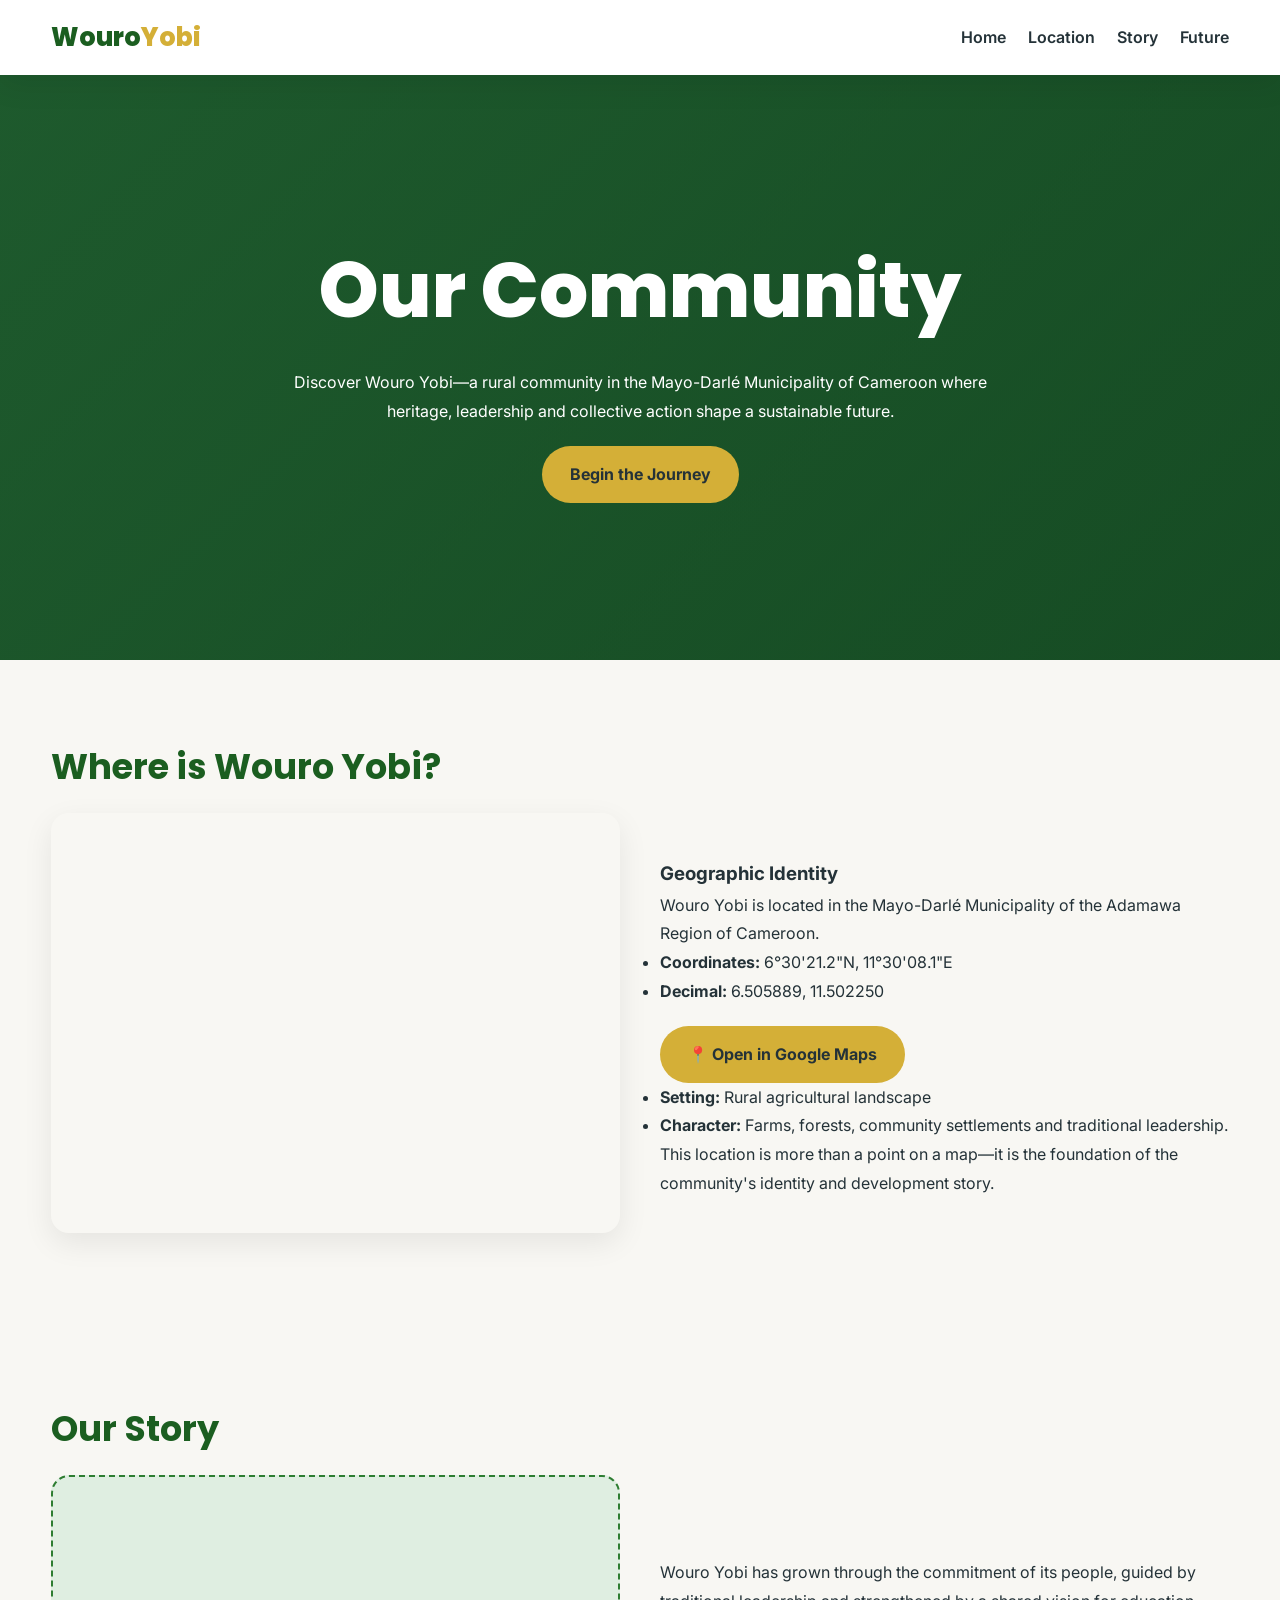
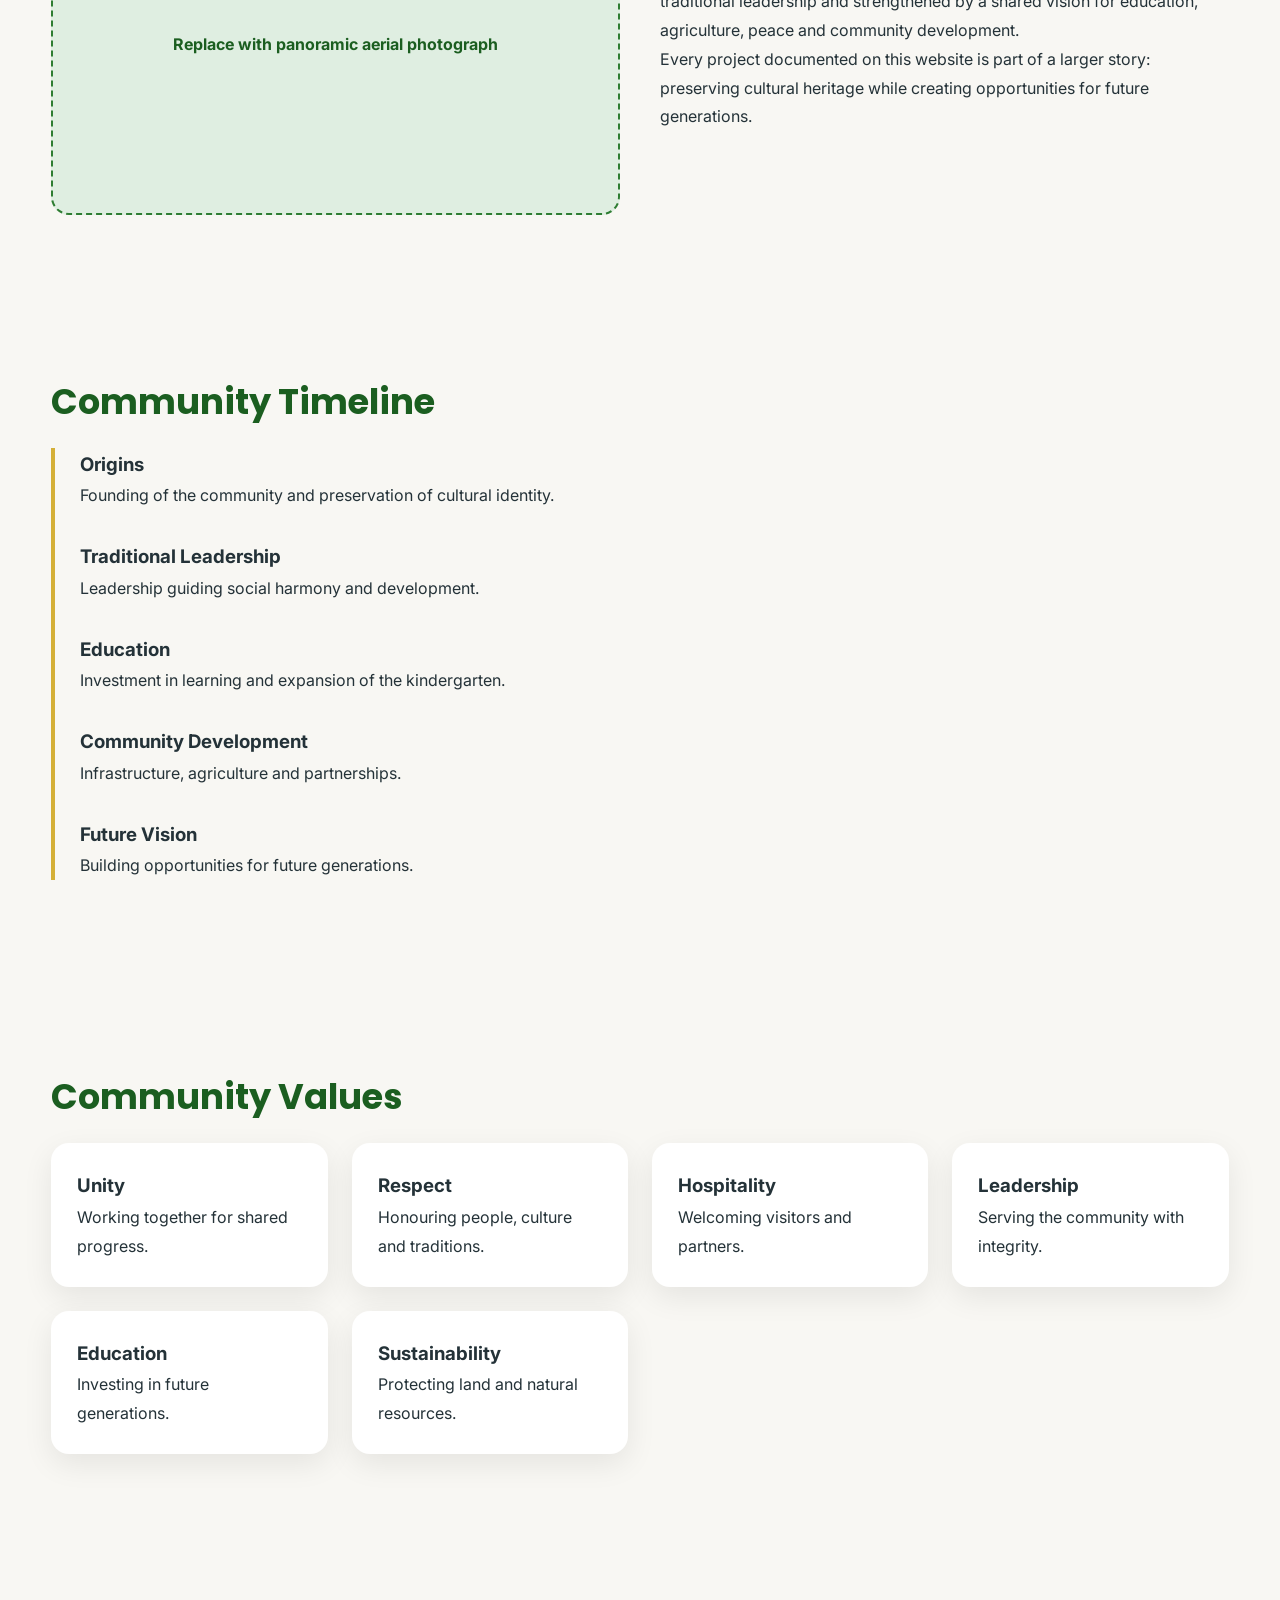
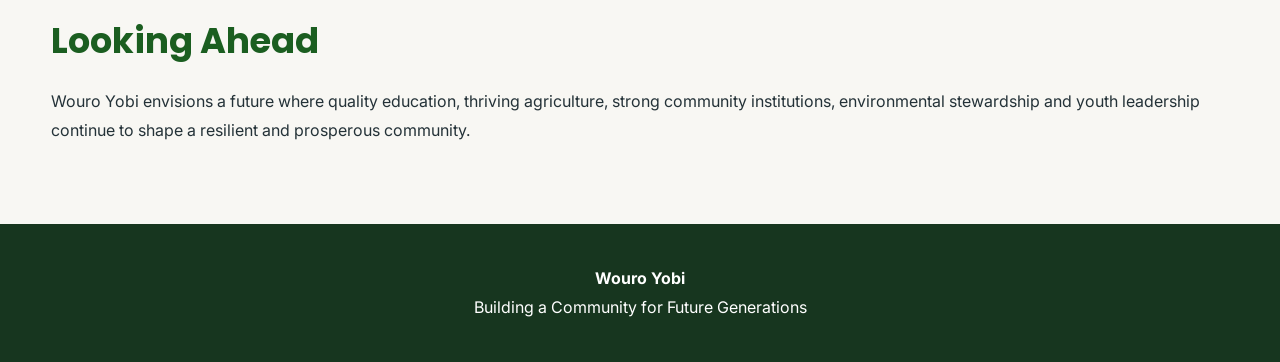
<file: our-community.html>
<!DOCTYPE html>
<html lang="en">
<head>
<meta charset="UTF-8">
<meta name="viewport" content="width=device-width,initial-scale=1">
<title>Our Community | Wouro Yobi</title>
<link rel="preconnect" href="https://fonts.googleapis.com">
<link rel="preconnect" href="https://fonts.gstatic.com" crossorigin>
<link href="https://fonts.googleapis.com/css2?family=Poppins:wght@500;700;800&family=Inter:wght@400;500;600&display=swap" rel="stylesheet">
<style>
:root{
--green:#1B5E20;--green2:#2E7D32;--gold:#D4AF37;--bg:#f8f7f3;--text:#243238;
--shadow:0 10px 30px rgba(0,0,0,.08);--radius:18px;
}
*{margin:0;padding:0;box-sizing:border-box}
html{scroll-behavior:smooth}
body{font-family:Inter,sans-serif;background:var(--bg);color:var(--text);line-height:1.8}
header{position:sticky;top:0;background:#fff;box-shadow:var(--shadow);z-index:10}
.container{width:min(92%,1200px);margin:auto}
nav{display:flex;justify-content:space-between;align-items:center;padding:18px 0}
.logo{font:800 1.6rem Poppins,sans-serif;color:var(--green);text-decoration:none}
.logo span{color:var(--gold)}
nav ul{display:flex;gap:22px;list-style:none}
nav a{text-decoration:none;color:var(--text);font-weight:600}
.hero{min-height:65vh;background:linear-gradient(rgba(17,70,30,.72),rgba(17,70,30,.72)),linear-gradient(135deg,#3f8d54,#235b32);display:flex;align-items:center;color:#fff;text-align:center}
.hero h1{font:800 clamp(2.7rem,6vw,4.8rem) Poppins,sans-serif}
.hero p{max-width:760px;margin:20px auto}
.btn{display:inline-block;padding:14px 28px;background:var(--gold);border-radius:999px;text-decoration:none;color:#243238;font-weight:700}
section{padding:80px 0}
h2{font:700 2.2rem Poppins,sans-serif;margin-bottom:20px;color:var(--green)}
.grid2{display:grid;grid-template-columns:repeat(auto-fit,minmax(320px,1fr));gap:40px;align-items:center}
.cardgrid{display:grid;grid-template-columns:repeat(auto-fit,minmax(220px,1fr));gap:24px}
.card{background:#fff;border-radius:var(--radius);padding:26px;box-shadow:var(--shadow)}
.placeholder{height:340px;border:2px dashed var(--green2);border-radius:var(--radius);display:flex;align-items:center;justify-content:center;background:#dfeee1;font-weight:700;color:var(--green)}
.timeline{border-left:4px solid var(--gold);padding-left:25px}
.timeline article{margin-bottom:30px}
footer{background:#17361f;color:#fff;text-align:center;padding:40px}
iframe{width:100%;height:420px;border:0;border-radius:var(--radius);box-shadow:var(--shadow)}
.hidden{opacity:0;transform:translateY(35px);transition:.8s}
.show{opacity:1;transform:none}
</style>
</head>
<body>

<header>
<div class="container">
<nav>
<a href="index.html" class="logo">Wouro<span>Yobi</span></a>
<ul>
<li><a href="index.html">Home</a></li>
<li><a href="#location">Location</a></li>
<li><a href="#story">Story</a></li>
<li><a href="#future">Future</a></li>
</ul>
</nav>
</div>
</header>

<section class="hero">
<div class="container">
<h1>Our Community</h1>
<p>Discover Wouro Yobi—a rural community in the Mayo-Darlé Municipality of Cameroon where heritage, leadership and collective action shape a sustainable future.</p>
<a class="btn" href="#location">Begin the Journey</a>
</div>
</section>

<section id="location">
<div class="container">
<h2>Where is Wouro Yobi?</h2>
<div class="grid2">
<div>
<iframe
    loading="lazy"
    src="https://www.google.com/maps?q=6.505889,11.502250&z=16&output=embed"></iframe>
</div>
<div>
<h3>Geographic Identity</h3>
<p>Wouro Yobi is located in the Mayo-Darlé Municipality of the Adamawa Region of Cameroon.</p>
<ul>
<li><strong>Coordinates:</strong> 6°30'21.2"N, 11°30'08.1"E</li>
<li><strong>Decimal:</strong> 6.505889, 11.502250</li>
    <p style="margin-top:20px;">
    <a class="btn" target="_blank"
       href="https://www.google.com/maps?q=6.505889,11.502250">
        📍 Open in Google Maps
    </a>
</p>
<li><strong>Setting:</strong> Rural agricultural landscape</li>
<li><strong>Character:</strong> Farms, forests, community settlements and traditional leadership.</li>
</ul>
<p>This location is more than a point on a map—it is the foundation of the community's identity and development story.</p>
</div>
</div>
</div>
</section>

<section id="story">
<div class="container">
<h2>Our Story</h2>
<div class="grid2">
<div class="placeholder">Replace with panoramic aerial photograph</div>
<div>
<p>Wouro Yobi has grown through the commitment of its people, guided by traditional leadership and strengthened by a shared vision for education, agriculture, peace and community development.</p>
<p>Every project documented on this website is part of a larger story: preserving cultural heritage while creating opportunities for future generations.</p>
</div>
</div>
</div>
</section>

<section>
<div class="container">
<h2>Community Timeline</h2>
<div class="timeline">
<article><h3>Origins</h3><p>Founding of the community and preservation of cultural identity.</p></article>
<article><h3>Traditional Leadership</h3><p>Leadership guiding social harmony and development.</p></article>
<article><h3>Education</h3><p>Investment in learning and expansion of the kindergarten.</p></article>
<article><h3>Community Development</h3><p>Infrastructure, agriculture and partnerships.</p></article>
<article><h3>Future Vision</h3><p>Building opportunities for future generations.</p></article>
</div>
</div>
</section>

<section>
<div class="container">
<h2>Community Values</h2>
<div class="cardgrid">
<div class="card"><h3>Unity</h3><p>Working together for shared progress.</p></div>
<div class="card"><h3>Respect</h3><p>Honouring people, culture and traditions.</p></div>
<div class="card"><h3>Hospitality</h3><p>Welcoming visitors and partners.</p></div>
<div class="card"><h3>Leadership</h3><p>Serving the community with integrity.</p></div>
<div class="card"><h3>Education</h3><p>Investing in future generations.</p></div>
<div class="card"><h3>Sustainability</h3><p>Protecting land and natural resources.</p></div>
</div>
</div>
</section>

<section id="future">
<div class="container">
<h2>Looking Ahead</h2>
<p>Wouro Yobi envisions a future where quality education, thriving agriculture, strong community institutions, environmental stewardship and youth leadership continue to shape a resilient and prosperous community.</p>
</div>
</section>

<footer>
<p><strong>Wouro Yobi</strong><br>Building a Community for Future Generations</p>
</footer>

<script>
const observer=new IntersectionObserver(entries=>{
entries.forEach(e=>{if(e.isIntersecting)e.target.classList.add('show');});
},{threshold:.15});
document.querySelectorAll('section').forEach(s=>{s.classList.add('hidden');observer.observe(s);});
</script>

</body>
</html>
</file>
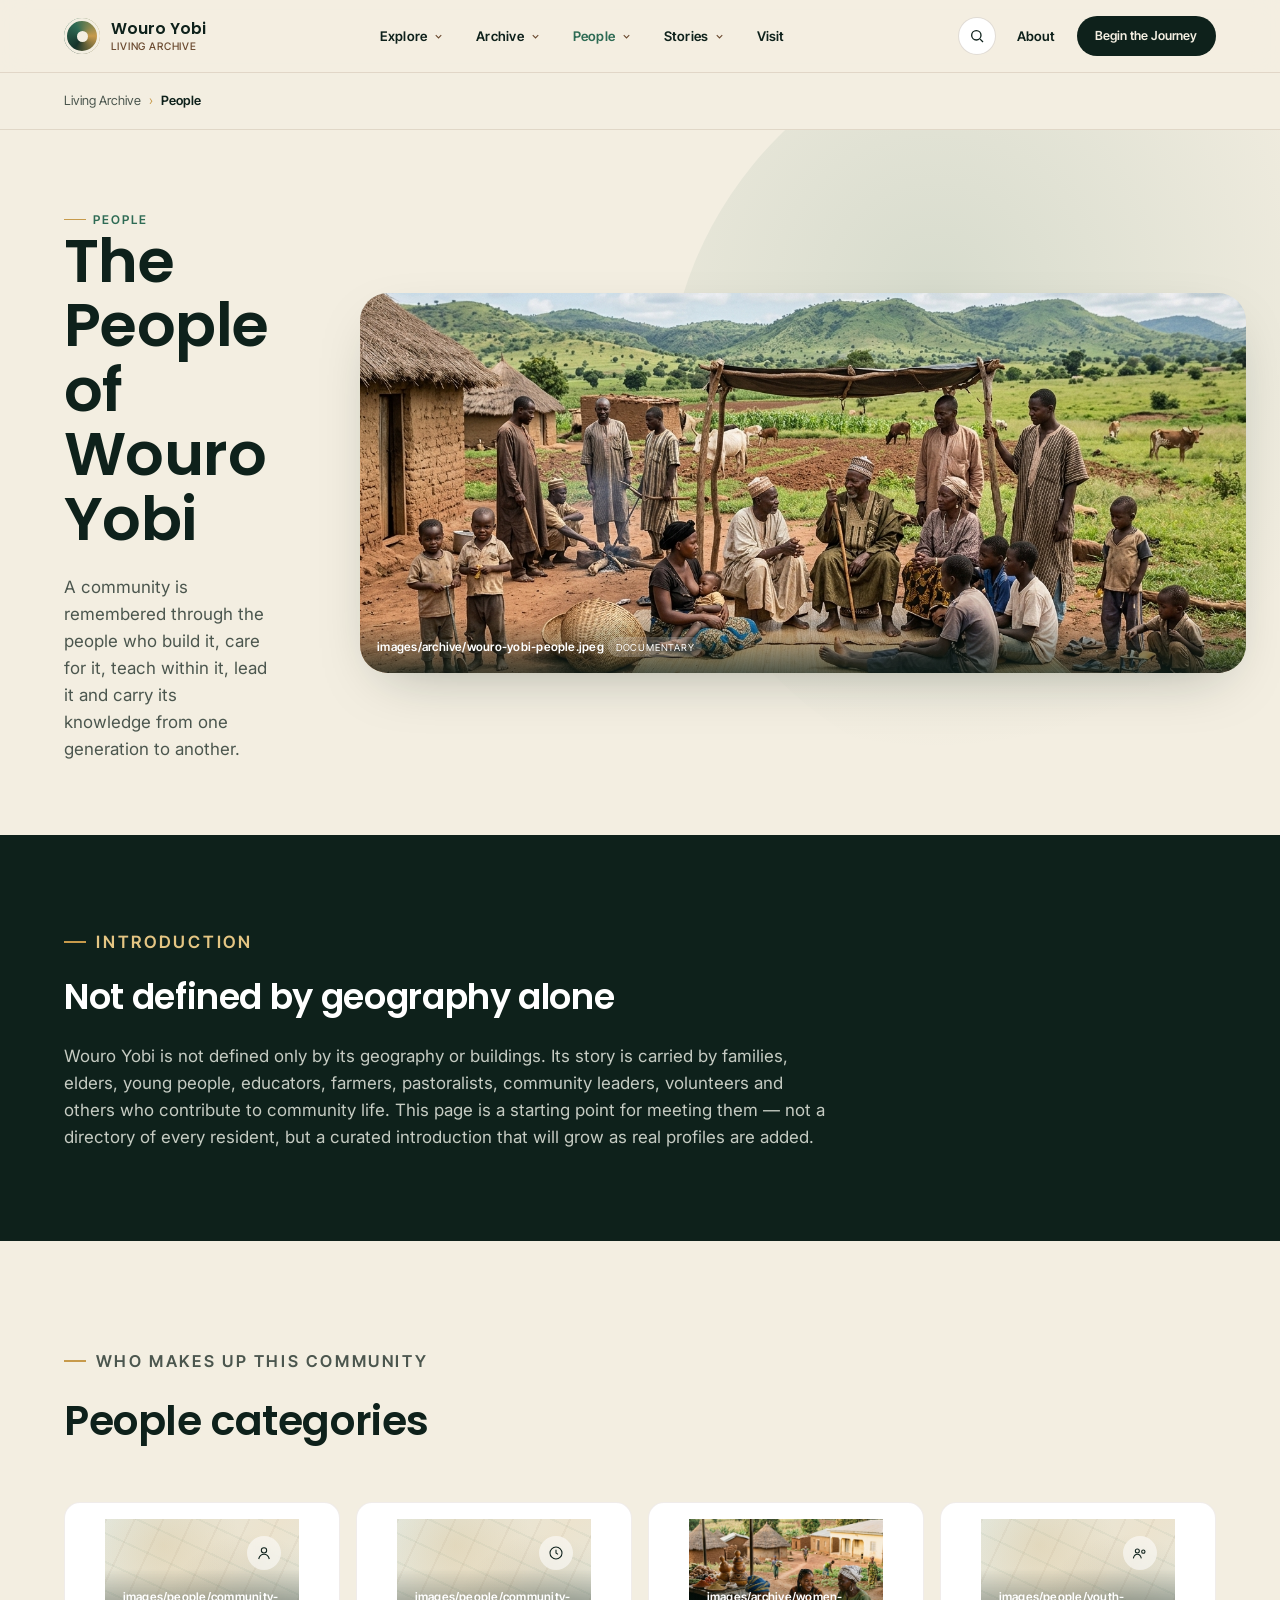
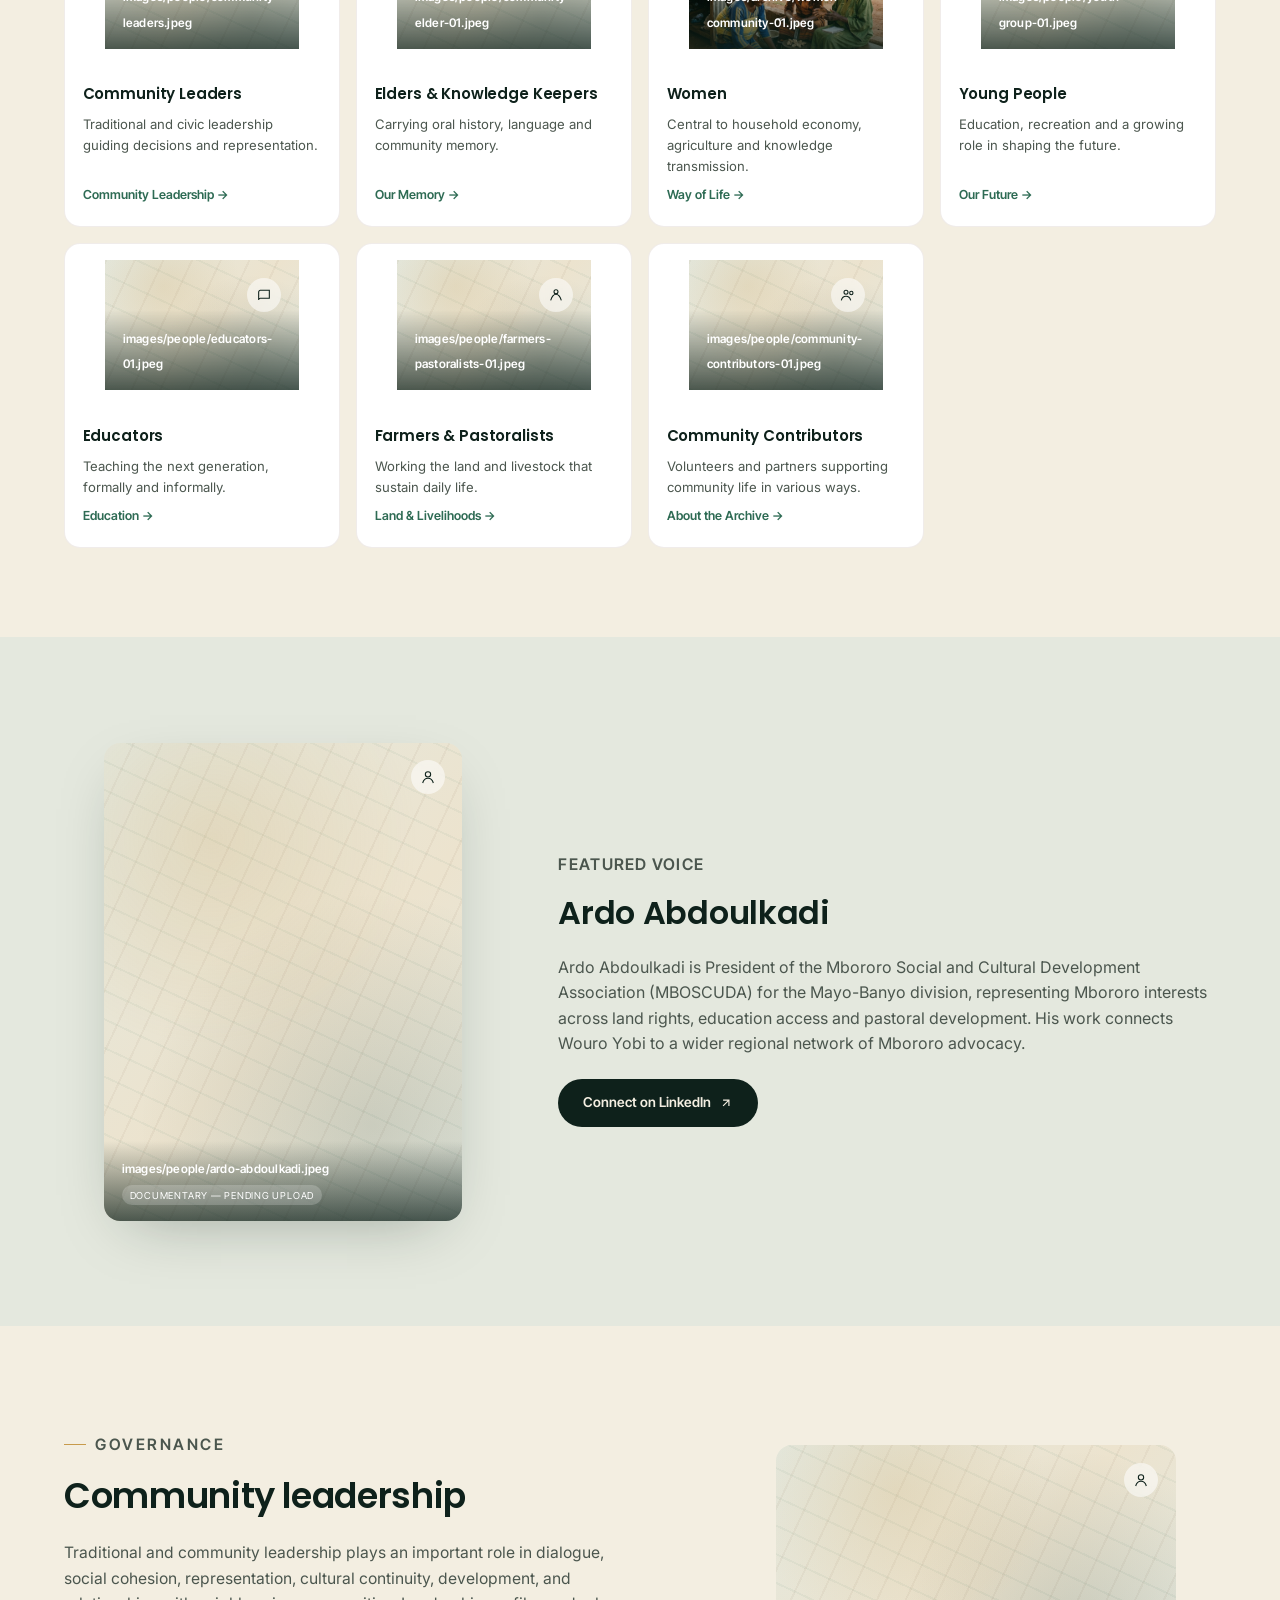
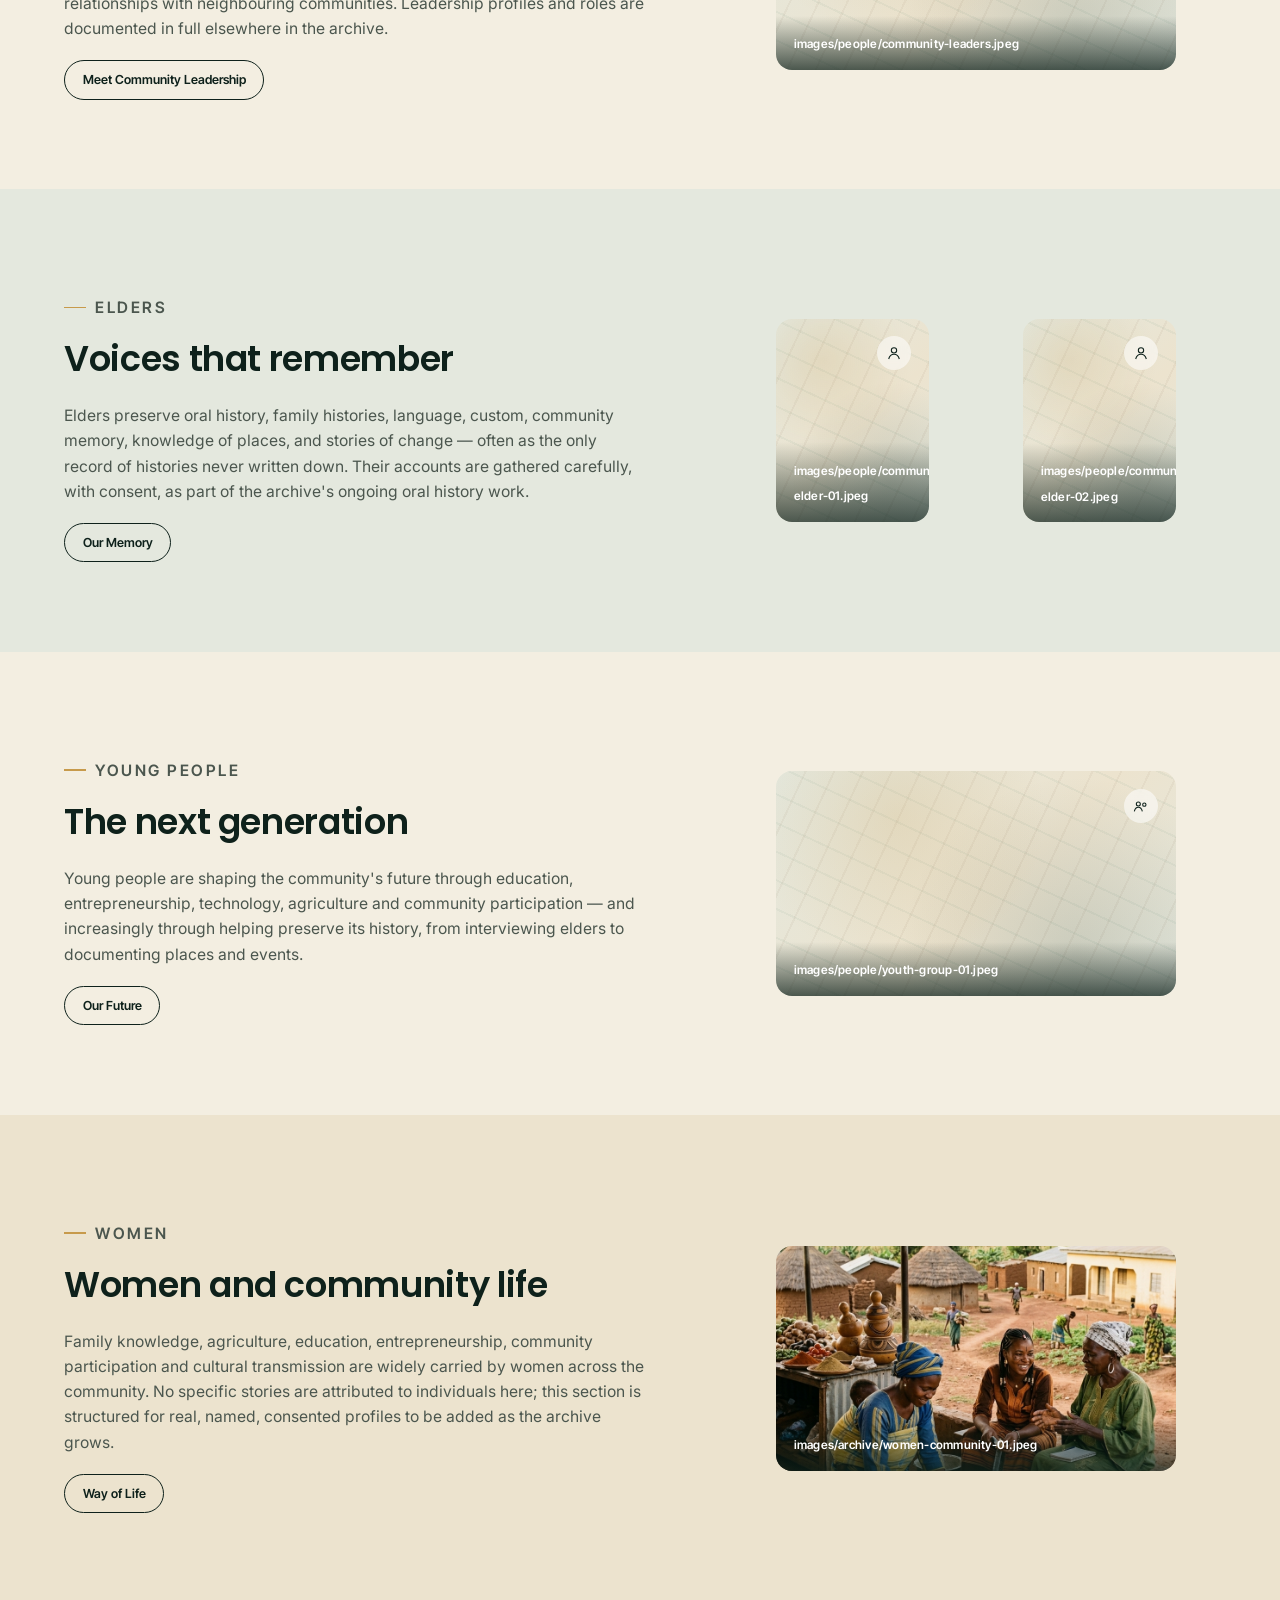
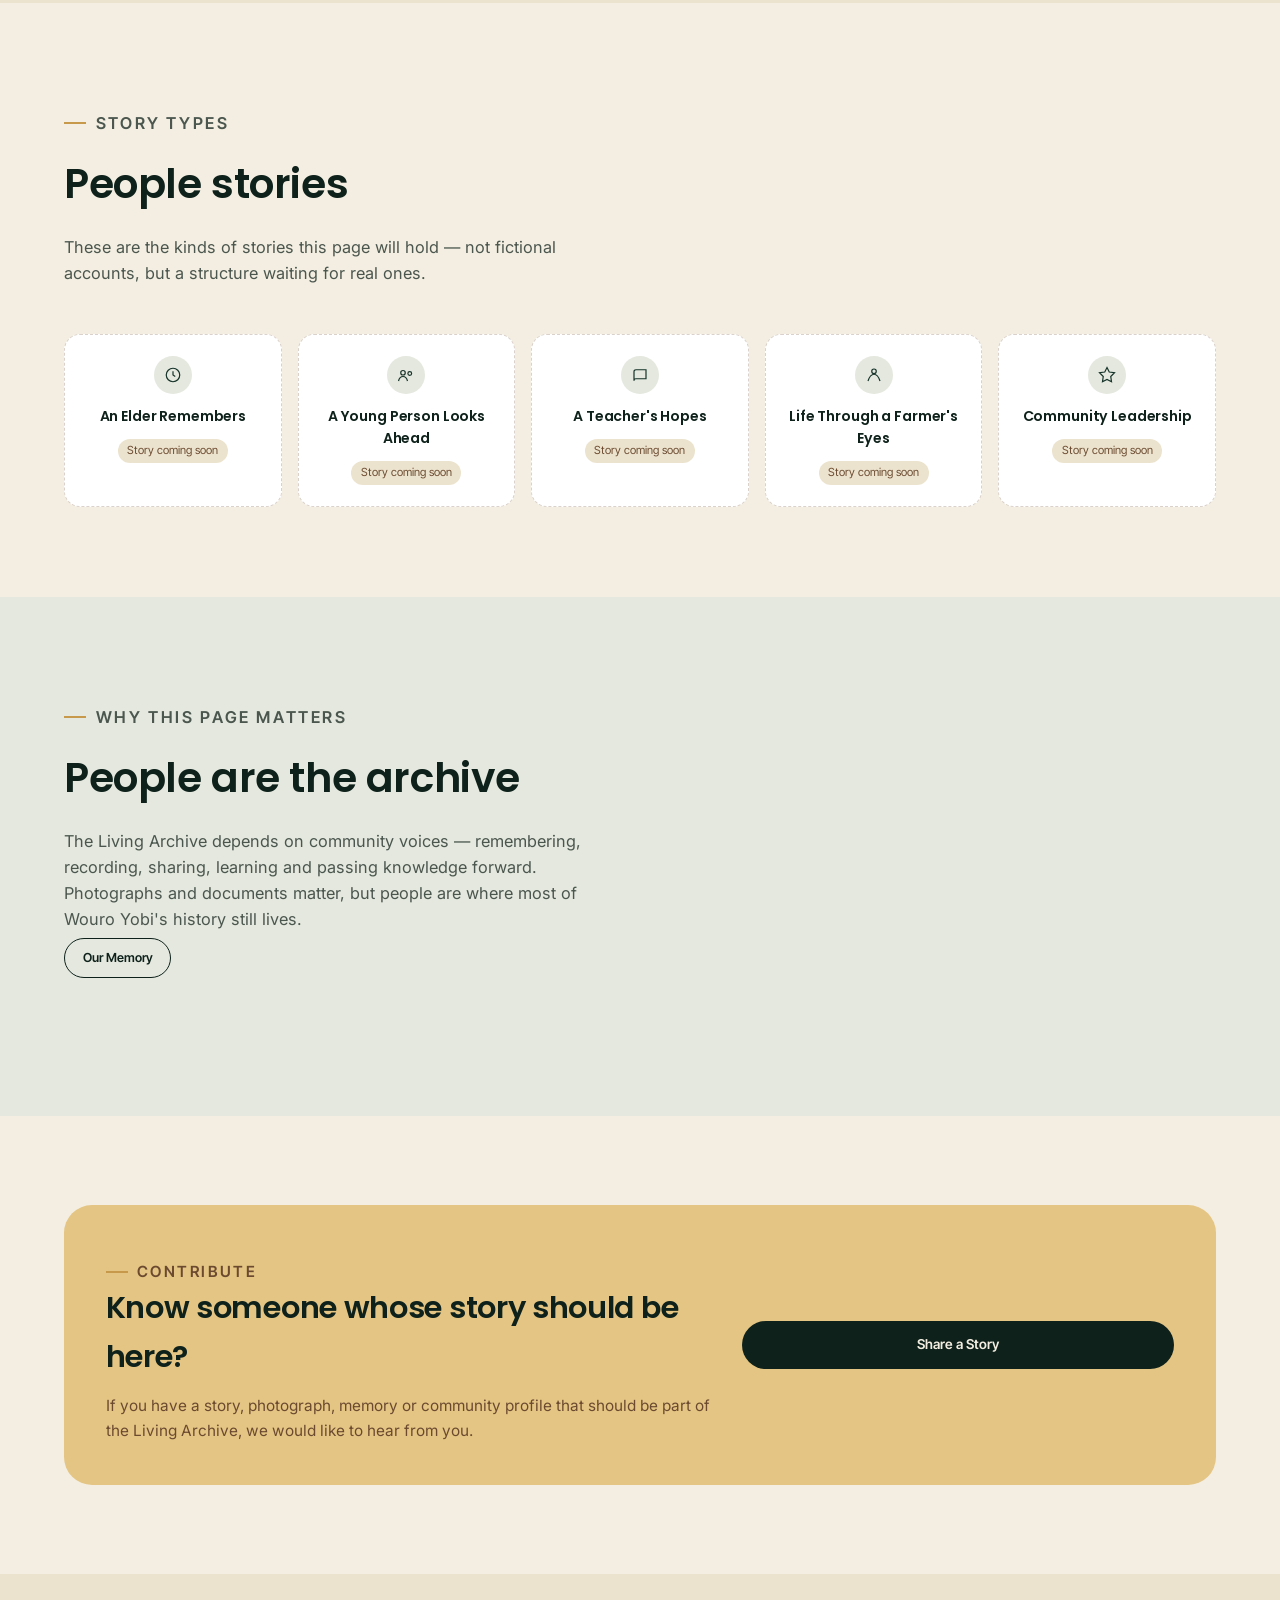
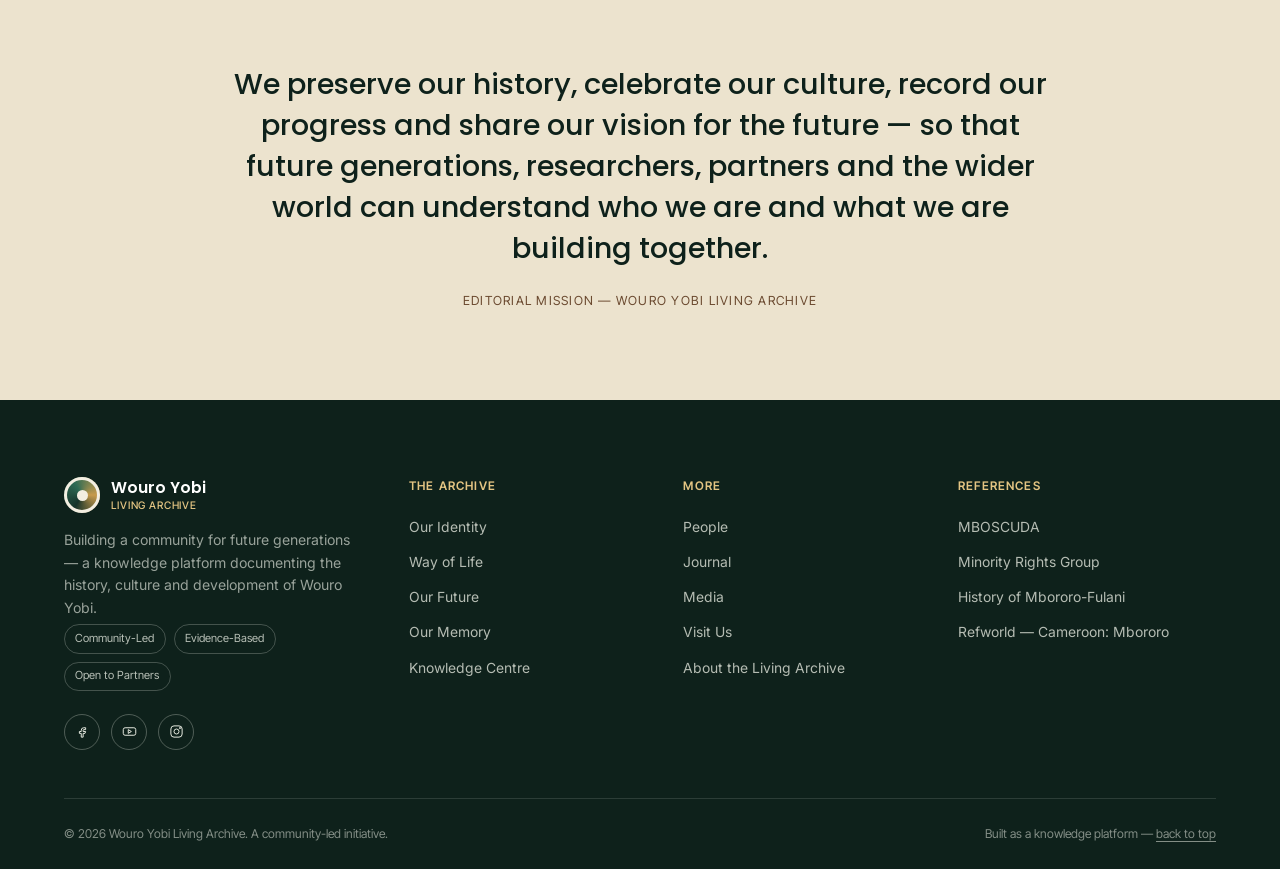
<file: people.html>
<!DOCTYPE html>
<html lang="en">
<head>
<meta charset="UTF-8">
<meta name="viewport" content="width=device-width, initial-scale=1.0">
<title>People — Wouro Yobi Living Archive</title>
<meta name="description" content="Who are the people who make Wouro Yobi what it is? A curated introduction to the leaders, elders, women, young people and voices connected to the community.">
<meta property="og:title" content="People — Wouro Yobi Living Archive">
<meta property="og:description" content="A community is remembered through the people who build it, care for it, teach within it, lead it and carry its knowledge forward.">
<meta property="og:type" content="website">
<link rel="preconnect" href="https://fonts.googleapis.com">
<link rel="preconnect" href="https://fonts.gstatic.com" crossorigin>
<link href="https://fonts.googleapis.com/css2?family=Poppins:wght@300;400;500;600;700&family=Inter:wght@400;500;600&family=Inter+Tight:wght@500;600&display=swap" rel="stylesheet">
<script type="application/ld+json">
{
  "@context": "https://schema.org",
  "@type": "WebPage",
  "name": "People",
  "description": "A curated introduction to the people, roles and voices connected to Wouro Yobi.",
  "isPartOf": { "@type": "WebSite", "name": "Wouro Yobi Living Archive" }
}
</script>
<style>
  /* ============================================================
     DESIGN TOKENS — identical across the archive. Frozen.
     ============================================================ */
  :root{
    --forest: #16332A; --forest-deep: #0E211B; --emerald: #2E6B54;
    --sage: #A9BBA2; --sage-pale: #E4E8DE; --beige: #F3EEE1; --beige-warm: #ECE3CE;
    --brown: #6B4A30; --gold: #C79A4B; --gold-soft: #E4C583;
    --ink: #1E2420; --ink-soft: #4B564E; --white: #FFFFFF;
    --font-display: 'Poppins', sans-serif; --font-body: 'Inter', sans-serif; --font-caption: 'Inter Tight', sans-serif;
    --max-w: 1280px; --edge: clamp(1.5rem, 5vw, 4.5rem);
    --radius-lg: 28px; --radius-md: 16px; --radius-sm: 8px;
    --shadow-soft: 0 20px 60px -25px rgba(14,33,27,0.35);
    --shadow-card: 0 12px 34px -18px rgba(14,33,27,0.28);
    --ease: cubic-bezier(.22,1,.36,1);
  }
  *,*::before,*::after{box-sizing:border-box;}
  html{scroll-behavior:smooth;}
  @media (prefers-reduced-motion: reduce){
    html{scroll-behavior:auto;}
    *{animation-duration:0.01ms !important; animation-iteration-count:1 !important; transition-duration:0.01ms !important; scroll-behavior:auto !important;}
  }
  body{margin:0; font-family:var(--font-body); color:var(--ink); background:var(--beige); -webkit-font-smoothing:antialiased; line-height:1.6;}
  img{max-width:100%; display:block;}
  a{color:inherit;}
  h1,h2,h3,h4{font-family:var(--font-display); margin:0; color:var(--forest-deep); font-weight:600; letter-spacing:-0.01em;}
  p{margin:0;} ul{margin:0; padding:0; list-style:none;} button{font-family:inherit; cursor:pointer;}
  :focus-visible{outline:2.5px solid var(--gold); outline-offset:3px; border-radius:4px;}
  .wrap{max-width:var(--max-w); margin:0 auto; padding-inline:var(--edge);}
  .eyebrow{font-family:var(--font-caption); font-size:0.75rem; letter-spacing:0.16em; text-transform:uppercase; color:var(--emerald); font-weight:600; display:inline-flex; align-items:center; gap:0.6em;}
  .eyebrow::before{content:""; width:22px; height:1.5px; background:var(--gold); display:inline-block;}
  .reveal{opacity:0; transform:translateY(28px); transition:opacity 0.9s var(--ease), transform 0.9s var(--ease);}
  .reveal.is-visible{opacity:1; transform:none;}
  .reveal-stagger > *{transition-delay:calc(var(--i,0) * 90ms);}
  .skip-link{position:absolute; left:1rem; top:-4rem; background:var(--forest-deep); color:var(--white); padding:0.8rem 1.2rem; border-radius:var(--radius-sm); z-index:300; transition:top 0.25s var(--ease); font-family:var(--font-caption); font-weight:600;}
  .skip-link:focus{top:1rem;}
  .reading-progress{position:fixed; top:0; left:0; height:3px; width:0%; background:var(--gold); z-index:250; transition:width 0.1s linear;}

  /* ---------- header / nav — permanent, frozen ---------- */
  header.site-header{position:sticky; top:0; z-index:100; background:rgba(243,238,225,0.86); backdrop-filter:blur(14px) saturate(140%); border-bottom:1px solid rgba(107,74,48,0.14);}
  .nav-row{max-width:var(--max-w); margin:0 auto; padding:1.05rem var(--edge); display:flex; align-items:center; justify-content:space-between; gap:1.5rem;}
  .brand{display:flex; align-items:center; gap:0.7rem; text-decoration:none;}
  .brand-mark{width:38px; height:38px; border-radius:50%; background:conic-gradient(from 210deg, var(--forest), var(--emerald), var(--gold), var(--forest)); display:grid; place-items:center; flex-shrink:0; box-shadow:inset 0 0 0 3px var(--beige);}
  .brand-mark span{width:12px; height:12px; border-radius:50%; background:var(--beige);}
  .brand-name{font-family:var(--font-display); font-size:1.02rem; font-weight:600; color:var(--forest-deep); line-height:1.1;}
  .brand-name small{display:block; font-family:var(--font-caption); font-weight:500; font-size:0.68rem; letter-spacing:0.08em; text-transform:uppercase; color:var(--brown); margin-top:0.2rem;}
  nav.primary-nav ul{display:flex; gap:1.4rem; align-items:center; flex-wrap:wrap;}
  nav.primary-nav a{font-family:var(--font-caption); font-size:0.83rem; font-weight:500; text-decoration:none; color:var(--ink-soft); position:relative; padding-bottom:4px;}
  nav.primary-nav a::after{content:""; position:absolute; left:0; bottom:0; height:1.5px; width:0; background:var(--gold); transition:width 0.3s var(--ease);}
  nav.primary-nav a:hover::after, nav.primary-nav a:focus-visible::after{width:100%;}
  nav.primary-nav a[aria-current="page"]{color:var(--forest-deep);}
  nav.primary-nav a[aria-current="page"]::after{width:100%;}
  .nav-actions{display:flex; align-items:center; gap:0.8rem;}
  .btn{font-family:var(--font-caption); font-weight:600; font-size:0.85rem; padding:0.75rem 1.5rem; border-radius:999px; border:1.5px solid transparent; text-decoration:none; display:inline-flex; align-items:center; gap:0.5rem; transition:transform 0.35s var(--ease), background 0.35s var(--ease), color 0.35s var(--ease), border-color .35s var(--ease);}
  .btn-primary{background:var(--forest-deep); color:var(--beige);}
  .btn-primary:hover{background:var(--emerald); transform:translateY(-2px);}
  .btn-ghost{border-color:var(--forest-deep); color:var(--forest-deep);}
  .btn-ghost:hover{background:var(--forest-deep); color:var(--beige); transform:translateY(-2px);}
  .btn-sm{padding:0.55rem 1.1rem; font-size:0.78rem;}
  .nav-toggle{display:none; background:none; border:none; padding:0.4rem;}
  @media (max-width:1140px){ nav.primary-nav, .nav-actions .btn-ghost{display:none;} .nav-toggle{display:block;} }
  .page-crumb{padding-block:1.1rem; border-bottom:1px solid rgba(107,74,48,0.14); font-family:var(--font-caption); font-size:0.8rem; color:var(--ink-soft);}
  .page-crumb a{text-decoration:none; color:var(--ink-soft);}
  .page-crumb a:hover{color:var(--emerald);}
  .page-crumb span[aria-hidden]{margin-inline:0.5rem; color:var(--gold);}
  .page-crumb strong{color:var(--forest-deep); font-weight:600;}

  /* ---------- placeholder image component (identical) ---------- */
  .ph{position:relative; overflow:hidden; background:linear-gradient(135deg, var(--sage-pale) 0%, var(--beige-warm) 55%, var(--sage-pale) 100%); border-radius:var(--radius-md); display:flex; align-items:flex-end; isolation:isolate; min-height:180px;}
  .ph::before{content:""; position:absolute; inset:0; background-image:repeating-linear-gradient(115deg, rgba(107,74,48,0.05) 0 2px, transparent 2px 26px), repeating-linear-gradient(25deg, rgba(46,107,84,0.05) 0 2px, transparent 2px 26px); z-index:0;}
  .ph::after{content:""; position:absolute; inset:0; z-index:0; background:radial-gradient(circle at 30% 20%, rgba(199,154,75,0.18), transparent 45%), radial-gradient(circle at 75% 80%, rgba(22,51,42,0.14), transparent 50%);}
  .ph-icon{position:absolute; top:1.1rem; right:1.1rem; z-index:1; width:34px; height:34px; border-radius:50%; background:rgba(255,255,255,0.55); backdrop-filter:blur(4px); display:grid; place-items:center;}
  .ph-icon svg{width:16px; height:16px; stroke:var(--forest-deep);}
  .ph-caption{position:relative; z-index:1; width:100%; padding:0.9rem 1.1rem; margin:0; background:linear-gradient(to top, rgba(14,33,27,0.72), rgba(14,33,27,0)); color:var(--white);}
  .ph-caption .fname{font-family:var(--font-caption); font-size:0.74rem; font-weight:600; letter-spacing:0.02em;}
  .ph-caption .ftype{display:inline-block; margin-top:0.3rem; font-family:var(--font-caption); font-size:0.6rem; text-transform:uppercase; letter-spacing:0.08em; padding:0.15rem 0.5rem; border-radius:999px; background:rgba(255,255,255,0.2);}
  .ph-portrait{aspect-ratio:3/4;} .ph-wide{aspect-ratio:16/9;} .ph-panorama{aspect-ratio:21/9;}

  section{padding-block:clamp(3.4rem, 7vw, 6rem); position:relative;}
  .section-head{max-width:64ch; margin-bottom:clamp(2rem, 4.5vw, 3rem);}
  .section-head h2{font-size:clamp(1.9rem, 3.2vw, 2.6rem); margin-top:0.9rem;}
  .section-head p{margin-top:1.1rem; font-size:1.02rem; color:var(--ink-soft); max-width:56ch;}

  /* ---------- hero ---------- */
  .hero{position:relative; padding-top:clamp(2.5rem, 6vw, 4.5rem); padding-bottom:clamp(2.6rem, 6vw, 4.5rem); overflow:hidden;}
  .hero-bg-shape{position:absolute; top:-15%; right:-12%; width:60vw; height:60vw; max-width:900px; max-height:900px; border-radius:50%; background:radial-gradient(circle at 35% 35%, rgba(46,107,84,0.14), rgba(46,107,84,0) 65%); z-index:0; pointer-events:none;}
  .hero-grid{position:relative; z-index:1; display:grid; grid-template-columns:1.05fr 0.95fr; gap:clamp(2rem,4vw,4rem); align-items:center;}
  @media (max-width:940px){ .hero-grid{grid-template-columns:1fr;} }
  .hero h1{font-size:clamp(2.4rem, 4.8vw, 3.8rem); line-height:1.06; font-weight:600; color:var(--forest-deep);}
  .hero-sub{margin-top:1.4rem; max-width:46ch; font-size:1.06rem; color:var(--ink-soft);}
  .hero-visual .ph{min-height:380px; border-radius:var(--radius-lg); box-shadow:var(--shadow-soft);}

  /* ---------- introduction ---------- */
  .intro-band{background:var(--forest-deep); color:var(--sage-pale);}
  .intro-band p{max-width:70ch; font-size:1.06rem; color:rgba(228,232,222,0.86);}

  /* ---------- category grid ---------- */
  .cat-grid{display:grid; grid-template-columns:repeat(4,1fr); gap:1rem;}
  @media (max-width:920px){ .cat-grid{grid-template-columns:repeat(2,1fr);} }
  @media (max-width:520px){ .cat-grid{grid-template-columns:1fr;} }
  .cat-card{background:var(--white); border-radius:var(--radius-md); overflow:hidden; border:1px solid rgba(107,74,48,0.1); display:flex; flex-direction:column;}
  .cat-card .ph{border-radius:0; min-height:130px;}
  .cat-body{padding:1.1rem 1.1rem 1.3rem; display:flex; flex-direction:column; gap:0.5rem; flex:1;}
  .cat-body h4{font-size:0.94rem;}
  .cat-body p{font-size:0.82rem; color:var(--ink-soft);}
  .cat-body a{margin-top:auto; font-family:var(--font-caption); font-size:0.78rem; font-weight:600; color:var(--emerald); text-decoration:none;}

  /* ---------- featured voice ---------- */
  .featured{background:var(--sage-pale);}
  .featured-grid{display:grid; grid-template-columns:0.8fr 1.2fr; gap:clamp(2rem,5vw,3.5rem); align-items:center;}
  @media (max-width:880px){ .featured-grid{grid-template-columns:1fr;} }
  .featured-portrait .ph{min-height:340px; box-shadow:var(--shadow-soft);}
  .featured-role{font-family:var(--font-caption); font-size:0.72rem; text-transform:uppercase; letter-spacing:0.08em; color:var(--gold); font-weight:600;}
  .featured-body h3{font-size:clamp(1.6rem,2.6vw,2rem); margin-top:0.6rem;}
  .featured-body p{margin-top:1rem; color:var(--ink-soft); font-size:1rem;}
  .featured-body .btn{margin-top:1.4rem;}

  /* ---------- chapter-style two column ---------- */
  .split-grid{display:grid; grid-template-columns:1.3fr 1fr; gap:clamp(2rem,4vw,3rem); align-items:center;}
  @media (max-width:880px){ .split-grid{grid-template-columns:1fr;} }
  .split-grid p{margin-top:1rem; color:var(--ink-soft); font-size:0.98rem; max-width:58ch;}
  .split-grid .btn{margin-top:1.2rem;}

  /* ---------- story cards ---------- */
  .stories-grid{display:grid; grid-template-columns:repeat(5,1fr); gap:1rem;}
  @media (max-width:980px){ .stories-grid{grid-template-columns:repeat(3,1fr);} }
  @media (max-width:640px){ .stories-grid{grid-template-columns:repeat(2,1fr);} }
  .story-card{background:var(--white); border-radius:var(--radius-md); padding:1.3rem 1.1rem; border:1px dashed rgba(107,74,48,0.25); text-align:center; display:flex; flex-direction:column; align-items:center; gap:0.7rem;}
  .story-icon{width:38px; height:38px; border-radius:50%; background:var(--sage-pale); display:grid; place-items:center;}
  .story-icon svg{width:18px; height:18px; stroke:var(--forest);}
  .story-card h4{font-size:0.88rem;}
  .story-soon{font-family:var(--font-caption); font-size:0.7rem; color:var(--brown); background:var(--beige-warm); padding:0.2rem 0.6rem; border-radius:999px;}

  /* ---------- CTA ---------- */
  .people-cta{
    background:var(--gold-soft); border-radius:var(--radius-lg); padding:clamp(1.8rem,4vw,2.6rem);
    display:grid; grid-template-columns:1.4fr 1fr; gap:2rem; align-items:center;
  }
  @media (max-width:820px){ .people-cta{grid-template-columns:1fr;} }
  .people-cta h2{font-size:clamp(1.5rem,2.6vw,1.9rem);}
  .people-cta p{margin-top:0.8rem; color:var(--brown); font-size:0.96rem;}
  .people-cta-action{text-align:center;}
  .people-cta-action .btn{margin-top:0; width:100%; justify-content:center;}

  /* ---------- mission ---------- */
  .mission{background:var(--beige-warm); text-align:center;}
  .mission blockquote{max-width:52rem; margin:0 auto; font-family:var(--font-display); font-size:clamp(1.3rem, 2.6vw, 1.8rem); line-height:1.42; color:var(--forest-deep); font-weight:500;}
  .mission cite{display:block; margin-top:1.4rem; font-family:var(--font-caption); font-style:normal; font-size:0.78rem; letter-spacing:0.1em; text-transform:uppercase; color:var(--brown);}

  /* ---------- footer (identical) ---------- */
  footer.site-footer{background:var(--forest-deep); color:rgba(228,232,222,0.75); padding-top:clamp(3.5rem,6vw,5rem);}
  .footer-top{display:grid; grid-template-columns:1.3fr 1fr 1fr 1.1fr; gap:2.5rem; padding-bottom:3rem; border-bottom:1px solid rgba(228,232,222,0.14);}
  @media (max-width:880px){ .footer-top{grid-template-columns:1fr 1fr;} }
  @media (max-width:560px){ .footer-top{grid-template-columns:1fr;} }
  .footer-brand p{margin-top:1rem; font-size:0.88rem; max-width:32ch; color:rgba(228,232,222,0.65);}
  .footer-social{display:flex; gap:0.7rem; margin-top:1.4rem;}
  .footer-social a{width:36px; height:36px; border-radius:50%; border:1px solid rgba(228,232,222,0.3); display:grid; place-items:center; text-decoration:none;}
  .footer-social a svg{width:15px; height:15px; stroke:var(--sage-pale);}
  .footer-social a:hover{background:var(--gold); border-color:var(--gold);}
  .footer-social a:hover svg{stroke:var(--forest-deep);}
  .footer-col h4{font-family:var(--font-caption); font-size:0.74rem; text-transform:uppercase; letter-spacing:0.1em; color:var(--gold-soft); margin-bottom:1.1rem; font-weight:600;}
  .footer-col ul{display:flex; flex-direction:column; gap:0.6rem;}
  .footer-col a{text-decoration:none; font-size:0.87rem; color:rgba(228,232,222,0.78);}
  .footer-col a:hover{color:var(--gold-soft);}
  .footer-values{display:flex; flex-wrap:wrap; gap:0.5rem; margin-top:0.3rem;}
  .footer-values li{font-family:var(--font-caption); font-size:0.7rem; padding:0.3rem 0.65rem; border:1px solid rgba(228,232,222,0.25); border-radius:999px; color:rgba(228,232,222,0.8);}
  .footer-bottom{display:flex; justify-content:space-between; align-items:center; flex-wrap:wrap; gap:1rem; padding-block:1.6rem; font-family:var(--font-caption); font-size:0.76rem; color:rgba(228,232,222,0.55);}
  .footer-bottom a{text-decoration:underline; text-underline-offset:3px;}

  .back-to-top{position:fixed; right:1.6rem; bottom:1.6rem; z-index:120; width:46px; height:46px; border-radius:50%; background:var(--forest-deep); border:none; display:grid; place-items:center; box-shadow:var(--shadow-card); opacity:0; pointer-events:none; transform:translateY(10px); transition:opacity 0.35s var(--ease), transform 0.35s var(--ease);}
  .back-to-top.is-visible{opacity:1; pointer-events:auto; transform:none;}
  .back-to-top svg{width:18px; height:18px; stroke:var(--beige);}

  /* ============================================================
     HEADER / NAVIGATION — restructured: nested dropdowns + search
     ============================================================ */
  header.site-header{position:sticky; top:0; z-index:120; background:rgba(243,238,225,0.92); backdrop-filter:blur(14px) saturate(140%); border-bottom:1px solid rgba(107,74,48,0.14);}
  .nav-row{max-width:var(--max-w); margin:0 auto; padding:1rem var(--edge); display:flex; align-items:center; justify-content:space-between; gap:1.5rem;}
  .brand{display:flex; align-items:center; gap:0.7rem; text-decoration:none;}
  .brand-mark{width:36px; height:36px; border-radius:50%; background:conic-gradient(from 210deg, var(--forest), var(--emerald), var(--gold), var(--forest)); display:grid; place-items:center; flex-shrink:0; box-shadow:inset 0 0 0 3px var(--beige);}
  .brand-mark span{width:11px; height:11px; border-radius:50%; background:var(--beige);}
  .brand-name{font-family:var(--font-display); font-size:0.98rem; font-weight:600; color:var(--forest-deep); line-height:1.1;}
  .brand-name small{display:block; font-family:var(--font-caption); font-weight:500; font-size:0.65rem; letter-spacing:0.08em; text-transform:uppercase; color:var(--brown); margin-top:0.2rem;}

  nav.primary-nav-v2{display:flex; align-items:center; gap:0.3rem;}
  .nav-item{position:relative;}
  .nav-trigger{
    font-family:var(--font-caption); font-size:0.83rem; font-weight:600; letter-spacing:0.02em; color:var(--forest-deep);
    background:none; border:none; padding:0.6rem 0.85rem; border-radius:999px; display:inline-flex; align-items:center; gap:0.35rem;
    transition:background 0.25s var(--ease);
  }
  .nav-trigger:hover, .nav-trigger[aria-expanded="true"]{background:rgba(22,51,42,0.07);}
  .nav-trigger svg{width:11px; height:11px; stroke:var(--brown); transition:transform 0.25s var(--ease);}
  .nav-trigger[aria-expanded="true"] svg{transform:rotate(180deg);}
  .nav-simple{
    font-family:var(--font-caption); font-size:0.83rem; font-weight:600; color:var(--forest-deep); text-decoration:none;
    padding:0.6rem 0.85rem; border-radius:999px; transition:background 0.25s var(--ease);
  }
  .nav-simple:hover{background:rgba(22,51,42,0.07);}

  .nav-panel{
    position:absolute; top:calc(100% + 10px); left:50%; transform:translateX(-50%) translateY(-6px);
    width:340px; background:var(--white); border-radius:var(--radius-md); box-shadow:var(--shadow-soft);
    border:1px solid rgba(107,74,48,0.12); padding:1.4rem;
    opacity:0; pointer-events:none; transition:opacity 0.25s var(--ease), transform 0.25s var(--ease);
    z-index:130;
  }
  .nav-item.is-open .nav-panel{opacity:1; pointer-events:auto; transform:translateX(-50%) translateY(0);}
  .nav-panel-num{font-family:var(--font-caption); font-size:0.68rem; font-weight:700; letter-spacing:0.1em; color:var(--gold);}
  .nav-panel h4{font-size:0.78rem; text-transform:uppercase; letter-spacing:0.1em; color:var(--brown); font-family:var(--font-caption); font-weight:700; margin-top:0.2rem; padding-bottom:0.8rem; border-bottom:1px solid rgba(107,74,48,0.12); margin-bottom:0.8rem;}
  .nav-panel ul{display:flex; flex-direction:column; gap:0.3rem;}
  .nav-panel a{
    display:flex; align-items:center; justify-content:space-between; gap:0.8rem; text-decoration:none;
    padding:0.65rem 0.6rem; border-radius:var(--radius-sm); transition:background 0.2s var(--ease);
  }
  .nav-panel a:hover{background:var(--beige-warm);}
  .nav-panel a strong{display:block; font-family:var(--font-display); font-size:0.9rem; color:var(--forest-deep); font-weight:600;}
  .nav-panel a span{display:block; font-family:var(--font-caption); font-size:0.74rem; color:var(--ink-soft); margin-top:0.15rem;}
  .nav-panel a svg{width:13px; height:13px; stroke:var(--emerald); flex-shrink:0; opacity:0; transition:opacity 0.2s var(--ease), transform 0.2s var(--ease);}
  .nav-panel a:hover svg{opacity:1; transform:translateX(2px);}

  .nav-actions{display:flex; align-items:center; gap:0.5rem;}
  .search-trigger{
    width:38px; height:38px; border-radius:50%; border:1.5px solid rgba(107,74,48,0.2); background:var(--white);
    display:grid; place-items:center; transition:border-color 0.25s var(--ease), transform 0.25s var(--ease);
  }
  .search-trigger:hover{border-color:var(--gold); transform:translateY(-1px);}
  .search-trigger svg{width:16px; height:16px; stroke:var(--forest-deep);}
  .nav-toggle{display:none; background:none; border:none; padding:0.4rem;}

  @media (max-width:1080px){
    nav.primary-nav-v2, .nav-actions .nav-simple, .nav-actions .btn-ghost{display:none;}
    .nav-toggle{display:block;}
  }

  /* Mobile nav drawer */
  .mobile-drawer{
    display:none; position:fixed; inset:0; z-index:200; background:rgba(14,33,27,0.5);
  }
  .mobile-drawer.is-open{display:block;}
  .mobile-drawer-panel{
    position:absolute; top:0; right:0; bottom:0; width:min(360px, 88vw); background:var(--beige);
    padding:1.6rem; overflow-y:auto; box-shadow:var(--shadow-soft);
  }
  .mobile-drawer-close{width:38px; height:38px; border-radius:50%; background:var(--white); border:1px solid rgba(107,74,48,0.2); display:grid; place-items:center; margin-left:auto;}
  .mobile-drawer-close svg{width:16px; height:16px; stroke:var(--forest-deep);}
  .mobile-group{margin-top:1.4rem; border-top:1px solid rgba(107,74,48,0.15); padding-top:1rem;}
  .mobile-group summary{list-style:none; cursor:pointer; font-family:var(--font-caption); font-size:0.78rem; font-weight:700; letter-spacing:0.08em; text-transform:uppercase; color:var(--brown); display:flex; justify-content:space-between; align-items:center;}
  .mobile-group summary::-webkit-details-marker{display:none;}
  .mobile-group ul{margin-top:0.8rem; display:flex; flex-direction:column; gap:0.7rem;}
  .mobile-group a{text-decoration:none; font-family:var(--font-display); font-size:0.98rem; color:var(--forest-deep); font-weight:500;}

  /* ============================================================
     SEARCH OVERLAY
     ============================================================ */
  .search-overlay{
    position:fixed; inset:0; z-index:300; background:rgba(14,33,27,0.75); backdrop-filter:blur(3px);
    display:none; align-items:flex-start; justify-content:center; padding:8vh 1.5rem 2rem;
  }
  .search-overlay.is-open{display:flex;}
  .search-panel{
    width:100%; max-width:680px; background:var(--beige); border-radius:var(--radius-lg); box-shadow:var(--shadow-soft);
    padding:clamp(1.6rem,3vw,2.2rem); max-height:80vh; overflow-y:auto;
  }
  .search-panel-head{display:flex; justify-content:space-between; align-items:flex-start; gap:1rem;}
  .search-panel-head h2{font-size:1.3rem;}
  .search-close{width:36px; height:36px; border-radius:50%; background:var(--white); border:1px solid rgba(107,74,48,0.2); display:grid; place-items:center; flex-shrink:0;}
  .search-close svg{width:15px; height:15px; stroke:var(--forest-deep);}
  .search-input-row{position:relative; margin-top:1.4rem;}
  .search-input-row svg{position:absolute; left:1.1rem; top:50%; transform:translateY(-50%); width:18px; height:18px; stroke:var(--ink-soft);}
  #archiveSearchInput{
    width:100%; padding:0.95rem 1.2rem 0.95rem 3rem; border-radius:999px; border:1.5px solid rgba(107,74,48,0.25);
    background:var(--white); font-family:var(--font-body); font-size:1rem; color:var(--ink);
  }
  #archiveSearchInput:focus{outline:none; border-color:var(--gold);}
  .search-mode-row{display:flex; gap:0.6rem; margin-top:1rem;}
  .search-mode-btn{
    font-family:var(--font-caption); font-size:0.8rem; font-weight:600; padding:0.55rem 1.1rem; border-radius:999px;
    border:1.5px solid rgba(107,74,48,0.2); background:var(--white); color:var(--ink-soft);
  }
  .search-mode-btn.is-active{background:var(--forest-deep); color:var(--beige); border-color:var(--forest-deep);}
  .search-suggestions{display:flex; flex-wrap:wrap; gap:0.5rem; margin-top:1.2rem;}
  .search-suggestions button{
    font-family:var(--font-caption); font-size:0.75rem; padding:0.4rem 0.8rem; border-radius:999px; background:var(--sage-pale);
    color:var(--forest-deep); border:none;
  }
  .search-results{margin-top:1.4rem; display:flex; flex-direction:column; gap:1.2rem;}
  .search-group h5{font-family:var(--font-caption); font-size:0.68rem; text-transform:uppercase; letter-spacing:0.1em; color:var(--brown); margin-bottom:0.5rem;}
  .search-result{display:block; text-decoration:none; padding:0.75rem 0.85rem; border-radius:var(--radius-sm); transition:background 0.2s var(--ease);}
  .search-result:hover{background:var(--beige-warm);}
  .search-result strong{display:block; font-family:var(--font-display); font-size:0.94rem; color:var(--forest-deep); font-weight:600;}
  .search-result span{display:block; font-family:var(--font-caption); font-size:0.78rem; color:var(--ink-soft); margin-top:0.2rem;}
  .search-empty{font-family:var(--font-caption); font-size:0.85rem; color:var(--ink-soft); padding:0.6rem 0.2rem;}
  .search-web-cta{
    margin-top:1.2rem; padding:1rem 1.1rem; background:var(--beige-warm); border-radius:var(--radius-md);
    display:flex; justify-content:space-between; align-items:center; gap:1rem; flex-wrap:wrap;
  }
  .search-web-cta p{font-family:var(--font-caption); font-size:0.82rem; color:var(--brown);}

  /* ============================================================

  /* Active-state indication for current page in nested nav */
  .nav-panel a[aria-current="page"]{background:var(--beige-warm);}
  .nav-panel a[aria-current="page"] strong{color:var(--emerald);}
  .nav-trigger.is-current-group{color:var(--emerald);}
  .nav-simple[aria-current="page"]{color:var(--emerald); background:rgba(46,107,84,0.08);}

</style>
</head>
<body>

<div class="reading-progress" id="readingProgress" aria-hidden="true"></div>
<a class="skip-link" href="#main">Skip to main content</a>

<!-- ============================================================
     PERMANENT NAVIGATION — unchanged
     ============================================================ -->
<header class="site-header">
  <div class="nav-row">
    <a class="brand" href="index.html" aria-label="Wouro Yobi Living Archive, home">
      <span class="brand-mark" aria-hidden="true"><span></span></span>
      <span class="brand-name">Wouro Yobi<small>Living Archive</small></span>
    </a>

    <nav class="primary-nav-v2" aria-label="Primary">
      <div class="nav-item" data-nav-item>
        <button class="nav-trigger" aria-expanded="false" aria-controls="panel-explore">Explore
          <svg viewBox="0 0 24 24" fill="none" stroke="currentColor" stroke-width="2.4"><path d="M6 9l6 6 6-6"/></svg>
        </button>
        <div class="nav-panel" id="panel-explore" role="menu">
          <span class="nav-panel-num">01</span>
          <h4>Explore</h4>
          <ul>
            <li><a href="identity.html"><span><strong>Our Identity</strong><span>Who the people of Wouro Yobi are.</span></span><svg viewBox="0 0 24 24" fill="none" stroke="currentColor" stroke-width="2"><path d="M5 12h14M13 6l6 6-6 6"/></svg></a></li>
            <li><a href="life.html"><span><strong>Way of Life</strong><span>Seasons, livestock and daily rhythm.</span></span><svg viewBox="0 0 24 24" fill="none" stroke="currentColor" stroke-width="2"><path d="M5 12h14M13 6l6 6-6 6"/></svg></a></li>
            <li><a href="future.html"><span><strong>Our Future</strong><span>Education, youth and development.</span></span><svg viewBox="0 0 24 24" fill="none" stroke="currentColor" stroke-width="2"><path d="M5 12h14M13 6l6 6-6 6"/></svg></a></li>
            <li><a href="memory.html"><span><strong>Our Memory</strong><span>Oral history, elders and the timeline.</span></span><svg viewBox="0 0 24 24" fill="none" stroke="currentColor" stroke-width="2"><path d="M5 12h14M13 6l6 6-6 6"/></svg></a></li>
          </ul>
        </div>
      </div>

      <div class="nav-item" data-nav-item>
        <button class="nav-trigger" aria-expanded="false" aria-controls="panel-archive">Archive
          <svg viewBox="0 0 24 24" fill="none" stroke="currentColor" stroke-width="2.4"><path d="M6 9l6 6 6-6"/></svg>
        </button>
        <div class="nav-panel" id="panel-archive" role="menu">
          <span class="nav-panel-num">02</span>
          <h4>Archive</h4>
          <ul>
            <li><a href="index.html#knowledge-centre"><span><strong>Knowledge Centre</strong><span>People, places, documents and video.</span></span><svg viewBox="0 0 24 24" fill="none" stroke="currentColor" stroke-width="2"><path d="M5 12h14M13 6l6 6-6 6"/></svg></a></li>
            <li><a href="community.html"><span><strong>Places</strong><span>Geography that grounds every story.</span></span><svg viewBox="0 0 24 24" fill="none" stroke="currentColor" stroke-width="2"><path d="M5 12h14M13 6l6 6-6 6"/></svg></a></li>
            <li><a href="memory.html#objects"><span><strong>Documents</strong><span>Records and evidence, catalogued.</span></span><svg viewBox="0 0 24 24" fill="none" stroke="currentColor" stroke-width="2"><path d="M5 12h14M13 6l6 6-6 6"/></svg></a></li>
            <li><a href="index.html#discover"><span><strong>Maps</strong><span>Where Wouro Yobi sits, precisely.</span></span><svg viewBox="0 0 24 24" fill="none" stroke="currentColor" stroke-width="2"><path d="M5 12h14M13 6l6 6-6 6"/></svg></a></li>
            <li><a href="index.html#timeline"><span><strong>Timeline</strong><span>Regional history to the present day.</span></span><svg viewBox="0 0 24 24" fill="none" stroke="currentColor" stroke-width="2"><path d="M5 12h14M13 6l6 6-6 6"/></svg></a></li>
          </ul>
        </div>
      </div>

      <div class="nav-item" data-nav-item>
        <button class="nav-trigger is-current-group" aria-expanded="false" aria-controls="panel-people">People
          <svg viewBox="0 0 24 24" fill="none" stroke="currentColor" stroke-width="2.4"><path d="M6 9l6 6 6-6"/></svg>
        </button>
        <div class="nav-panel" id="panel-people" role="menu">
          <span class="nav-panel-num">03</span>
          <h4>People</h4>
          <ul>
            <li><a href="leadership.html"><span><strong>Leaders</strong><span>Traditional and community leadership.</span></span><svg viewBox="0 0 24 24" fill="none" stroke="currentColor" stroke-width="2"><path d="M5 12h14M13 6l6 6-6 6"/></svg></a></li>
            <li><a href="people.html#elders-heading"><span><strong>Elders</strong><span>Voices that remember.</span></span><svg viewBox="0 0 24 24" fill="none" stroke="currentColor" stroke-width="2"><path d="M5 12h14M13 6l6 6-6 6"/></svg></a></li>
            <li><a href="people.html#stories-heading"><span><strong>Community Voices</strong><span>Story types waiting for real accounts.</span></span><svg viewBox="0 0 24 24" fill="none" stroke="currentColor" stroke-width="2"><path d="M5 12h14M13 6l6 6-6 6"/></svg></a></li>
          </ul>
        </div>
      </div>

      <div class="nav-item" data-nav-item>
        <button class="nav-trigger" aria-expanded="false" aria-controls="panel-stories">Stories
          <svg viewBox="0 0 24 24" fill="none" stroke="currentColor" stroke-width="2.4"><path d="M6 9l6 6 6-6"/></svg>
        </button>
        <div class="nav-panel" id="panel-stories" role="menu">
          <span class="nav-panel-num">04</span>
          <h4>Stories</h4>
          <ul>
            <li><a href="journal.html"><span><strong>Journal</strong><span>Field notes and stories in progress.</span></span><svg viewBox="0 0 24 24" fill="none" stroke="currentColor" stroke-width="2"><path d="M5 12h14M13 6l6 6-6 6"/></svg></a></li>
            <li><a href="media.html"><span><strong>Media</strong><span>Photographs of people and place.</span></span><svg viewBox="0 0 24 24" fill="none" stroke="currentColor" stroke-width="2"><path d="M5 12h14M13 6l6 6-6 6"/></svg></a></li>
            <li><a href="journal.html#stories"><span><strong>Events</strong><span>Dated moments as they're documented.</span></span><svg viewBox="0 0 24 24" fill="none" stroke="currentColor" stroke-width="2"><path d="M5 12h14M13 6l6 6-6 6"/></svg></a></li>
          </ul>
        </div>
      </div>

      <a class="nav-simple" href="visit.html">Visit</a>
    </nav>

    <div class="nav-actions">
      <button class="search-trigger" id="searchTrigger" aria-haspopup="dialog" aria-controls="searchOverlay" aria-label="Search the Living Archive">
        <svg viewBox="0 0 24 24" fill="none" stroke="currentColor" stroke-width="2"><circle cx="11" cy="11" r="7"/><path d="M21 21l-4.35-4.35"/></svg>
      </button>
      <a class="nav-simple" href="about.html">About</a>
      <a class="btn btn-primary btn-sm" href="#featured">Begin the Journey</a>
      <button class="nav-toggle" id="mobileNavOpen" aria-label="Open menu" aria-haspopup="dialog" aria-controls="mobileDrawer">
        <svg width="22" height="22" viewBox="0 0 24 24" fill="none" stroke="#16332A" stroke-width="1.8"><path d="M3 6h18M3 12h18M3 18h18" stroke-linecap="round"/></svg>
      </button>
    </div>
  </div>
</header>
<div class="page-crumb">
  <div class="wrap">
    <a href="index.html">Living Archive</a><span aria-hidden="true">›</span><strong>People</strong>
  </div>
</div>

<!-- Mobile drawer -->
<div class="mobile-drawer" id="mobileDrawer" role="dialog" aria-modal="true" aria-label="Site menu">
  <div class="mobile-drawer-panel">
    <div style="display:flex; align-items:center;">
      <span class="brand-name">Wouro Yobi<small>Living Archive</small></span>
      <button class="mobile-drawer-close" id="mobileNavClose" aria-label="Close menu"><svg viewBox="0 0 24 24" fill="none" stroke="currentColor" stroke-width="2"><path d="M6 6l12 12M18 6L6 18"/></svg></button>
    </div>
    <button class="search-launch" id="mobileSearchLaunch" style="margin-top:1.4rem; box-shadow:none; border:1px solid rgba(107,74,48,0.2);">
      <svg viewBox="0 0 24 24" fill="none" stroke="currentColor" stroke-width="2"><circle cx="11" cy="11" r="7"/><path d="M21 21l-4.35-4.35"/></svg>
      <span>Search the archive…</span>
    </button>
    <details class="mobile-group" open>
      <summary>Explore <svg width="12" height="12" viewBox="0 0 24 24" fill="none" stroke="currentColor" stroke-width="2.4"><path d="M6 9l6 6 6-6"/></svg></summary>
      <ul>
        <li><a href="identity.html">Our Identity</a></li>
        <li><a href="life.html">Way of Life</a></li>
        <li><a href="future.html">Our Future</a></li>
        <li><a href="memory.html">Our Memory</a></li>
      </ul>
    </details>
    <details class="mobile-group">
      <summary>Archive <svg width="12" height="12" viewBox="0 0 24 24" fill="none" stroke="currentColor" stroke-width="2.4"><path d="M6 9l6 6 6-6"/></svg></summary>
      <ul>
        <li><a href="index.html#knowledge-centre">Knowledge Centre</a></li>
        <li><a href="index.html#discover">Maps</a></li>
        <li><a href="index.html#timeline">Timeline</a></li>
      </ul>
    </details>
    <details class="mobile-group">
      <summary>People <svg width="12" height="12" viewBox="0 0 24 24" fill="none" stroke="currentColor" stroke-width="2.4"><path d="M6 9l6 6 6-6"/></svg></summary>
      <ul>
        <li><a href="people.html">Leaders</a></li>
        <li><a href="people.html#elders-heading">Elders</a></li>
        <li><a href="people.html#stories-heading">Community Voices</a></li>
      </ul>
    </details>
    <details class="mobile-group">
      <summary>Stories <svg width="12" height="12" viewBox="0 0 24 24" fill="none" stroke="currentColor" stroke-width="2.4"><path d="M6 9l6 6 6-6"/></svg></summary>
      <ul>
        <li><a href="journal.html">Journal</a></li>
        <li><a href="media.html">Media</a></li>
      </ul>
    </details>
    <div class="mobile-group">
      <ul>
        <li><a href="visit.html">Visit Us</a></li>
        <li><a href="about.html">About the Living Archive</a></li>
      </ul>
    </div>
  </div>
</div>

<!-- ============================================================
     SEARCH OVERLAY
     ============================================================ -->
<div class="search-overlay" id="searchOverlay">
  <div class="search-panel" role="dialog" aria-modal="true" aria-labelledby="searchPanelHeading">
    <div class="search-panel-head">
      <h2 id="searchPanelHeading">Search the Living Archive</h2>
      <button class="search-close" id="searchClose" aria-label="Close search"><svg viewBox="0 0 24 24" fill="none" stroke="currentColor" stroke-width="2"><path d="M6 6l12 12M18 6L6 18"/></svg></button>
    </div>
    <div class="search-input-row">
      <svg viewBox="0 0 24 24" fill="none" stroke="currentColor" stroke-width="2"><circle cx="11" cy="11" r="7"/><path d="M21 21l-4.35-4.35"/></svg>
      <label for="archiveSearchInput" class="visually-hidden">Search Wouro Yobi, people, places, stories</label>
      <input type="text" id="archiveSearchInput" placeholder="Search Wouro Yobi, people, places, stories…" autocomplete="off">
    </div>
    <div class="search-mode-row" role="group" aria-label="Search scope">
      <button class="search-mode-btn is-active" data-mode="archive" id="modeArchiveBtn">Search Archive</button>
      <button class="search-mode-btn" data-mode="web" id="modeWebBtn">Search Wider Web</button>
    </div>
    <div class="search-suggestions" id="searchSuggestions">
      <button type="button">People</button><button type="button">Places</button><button type="button">Memory</button>
      <button type="button">Agriculture</button><button type="button">Education</button><button type="button">History</button>
      <button type="button">Journal</button><button type="button">Media</button>
    </div>
    <div class="search-results" id="searchResults" aria-live="polite"></div>
    <div class="search-web-cta" id="searchWebCta" hidden>
      <p>Search the wider web for: <strong id="webQueryLabel"></strong></p>
      <a class="btn btn-primary btn-sm" id="webSearchLink" href="#" target="_blank" rel="noopener noreferrer">Open Web Search</a>
    </div>
  </div>
</div>


<main id="main">

  <!-- IMAGE PLACEHOLDER
       File: images/archive/wouro-yobi-people.jpeg
       Type: Documentary — pending upload
  -->
  <!-- ============================================================
       HERO
       ============================================================ -->
  <section class="hero" id="top">
    <div class="hero-bg-shape" aria-hidden="true"></div>
    <div class="wrap hero-grid">
      <div class="hero-copy reveal">
        <p class="eyebrow">People</p>
        <h1>The People of Wouro Yobi</h1>
        <p class="hero-sub">A community is remembered through the people who build it, care for it, teach within it, lead it and carry its knowledge from one generation to another.</p>
      </div>
      <div class="hero-visual reveal">
        <figure class="ph ph-panorama" style="min-height:380px;">
          <img src="images/archive/wouro-yobi-people.jpeg" alt="" loading="lazy" style="position:absolute;inset:0;width:100%;height:100%;object-fit:cover;z-index:1;" onload="this.nextElementSibling.style.display='none';" onerror="this.style.display='none';">
          <div class="ph-icon" aria-hidden="true"><svg viewBox="0 0 24 24" fill="none" stroke-width="1.6"><circle cx="12" cy="8" r="4"/><path d="M4 21c1.5-5 5-7 8-7s6.5 2 8 7"/></svg></div>
          <figcaption class="ph-caption">
            <span class="fname">images/archive/wouro-yobi-people.jpeg</span>
            <span class="ftype">Documentary</span>
          </figcaption>
        </figure>
      </div>
    </div>
  </section>

  <!-- ============================================================
       INTRODUCTION
       ============================================================ -->
  <section class="intro-band" aria-labelledby="intro-heading">
    <div class="wrap reveal">
      <p class="eyebrow" style="color:var(--gold-soft);">Introduction</p>
      <h2 id="intro-heading" style="color:var(--white); font-size:clamp(1.7rem,2.8vw,2.2rem); margin-top:0.8rem;">Not defined by geography alone</h2>
      <p style="margin-top:1.1rem;">Wouro Yobi is not defined only by its geography or buildings. Its story is carried by families, elders, young people, educators, farmers, pastoralists, community leaders, volunteers and others who contribute to community life. This page is a starting point for meeting them — not a directory of every resident, but a curated introduction that will grow as real profiles are added.</p>
    </div>
  </section>

  <!-- ============================================================
       PEOPLE CATEGORIES
       ============================================================ -->
  <section aria-labelledby="categories-heading">
    <div class="wrap">
      <div class="section-head reveal">
        <p class="eyebrow">Who Makes Up This Community</p>
        <h2 id="categories-heading">People categories</h2>
      </div>
      <div class="cat-grid reveal reveal-stagger">
        <article class="cat-card" style="--i:0">
          <figure class="ph"><div class="ph-icon" aria-hidden="true"><svg viewBox="0 0 24 24" fill="none" stroke-width="1.6"><circle cx="12" cy="8" r="4"/><path d="M4 21c1.5-5 5-7 8-7s6.5 2 8 7"/></svg></div><figcaption class="ph-caption"><span class="fname">images/people/community-leaders.jpeg</span></figcaption></figure>
          <div class="cat-body"><h4>Community Leaders</h4><p>Traditional and civic leadership guiding decisions and representation.</p><a href="leadership.html">Community Leadership →</a></div>
        </article>
        <article class="cat-card" style="--i:1">
          <figure class="ph"><div class="ph-icon" aria-hidden="true"><svg viewBox="0 0 24 24" fill="none" stroke-width="1.6"><circle cx="12" cy="12" r="9"/><path d="M12 7v5l3 2"/></svg></div><figcaption class="ph-caption"><span class="fname">images/people/community-elder-01.jpeg</span></figcaption></figure>
          <div class="cat-body"><h4>Elders &amp; Knowledge Keepers</h4><p>Carrying oral history, language and community memory.</p><a href="memory.html">Our Memory →</a></div>
        </article>
        <article class="cat-card" style="--i:2">
          <figure class="ph"><img src="images/archive/women-community-01.jpeg" alt="" loading="lazy" style="position:absolute;inset:0;width:100%;height:100%;object-fit:cover;z-index:1;" onload="this.nextElementSibling.style.display='none';" onerror="this.style.display='none';"><div class="ph-icon" aria-hidden="true"><svg viewBox="0 0 24 24" fill="none" stroke-width="1.6"><circle cx="12" cy="8" r="4"/><path d="M4 21c1.5-5 5-7 8-7s6.5 2 8 7"/></svg></div><figcaption class="ph-caption"><span class="fname">images/archive/women-community-01.jpeg</span></figcaption></figure>
          <div class="cat-body"><h4>Women</h4><p>Central to household economy, agriculture and knowledge transmission.</p><a href="life.html#women">Way of Life →</a></div>
        </article>
        <article class="cat-card" style="--i:3">
          <figure class="ph"><div class="ph-icon" aria-hidden="true"><svg viewBox="0 0 24 24" fill="none" stroke-width="1.6"><circle cx="8" cy="9" r="3"/><circle cx="17" cy="10" r="2.5"/><path d="M2 20c1-4 3-6 6-6s5 2 6 6"/></svg></div><figcaption class="ph-caption"><span class="fname">images/people/youth-group-01.jpeg</span></figcaption></figure>
          <div class="cat-body"><h4>Young People</h4><p>Education, recreation and a growing role in shaping the future.</p><a href="future.html">Our Future →</a></div>
        </article>
        <article class="cat-card" style="--i:4">
          <figure class="ph"><div class="ph-icon" aria-hidden="true"><svg viewBox="0 0 24 24" fill="none" stroke-width="1.6"><path d="M4 19.5A2.5 2.5 0 016.5 17H20V5H6.5A2.5 2.5 0 004 7.5v12z"/></svg></div><figcaption class="ph-caption"><span class="fname">images/people/educators-01.jpeg</span></figcaption></figure>
          <div class="cat-body"><h4>Educators</h4><p>Teaching the next generation, formally and informally.</p><a href="future.html#priorities">Education →</a></div>
        </article>
        <article class="cat-card" style="--i:5">
          <figure class="ph"><div class="ph-icon" aria-hidden="true"><svg viewBox="0 0 24 24" fill="none" stroke-width="1.6"><path d="M4 20c2-6 4-9 8-9s6 3 8 9"/><circle cx="12" cy="7" r="3"/></svg></div><figcaption class="ph-caption"><span class="fname">images/people/farmers-pastoralists-01.jpeg</span></figcaption></figure>
          <div class="cat-body"><h4>Farmers &amp; Pastoralists</h4><p>Working the land and livestock that sustain daily life.</p><a href="life.html#land">Land &amp; Livelihoods →</a></div>
        </article>
        <article class="cat-card" style="--i:6">
          <figure class="ph"><div class="ph-icon" aria-hidden="true"><svg viewBox="0 0 24 24" fill="none" stroke-width="1.6"><path d="M2 20c1-4 3.5-6 7-6s6 2 7 6"/><circle cx="9" cy="8" r="3"/><circle cx="17" cy="9" r="2.5"/></svg></div><figcaption class="ph-caption"><span class="fname">images/people/community-contributors-01.jpeg</span></figcaption></figure>
          <div class="cat-body"><h4>Community Contributors</h4><p>Volunteers and partners supporting community life in various ways.</p><a href="about.html">About the Archive →</a></div>
        </article>
      </div>
    </div>
  </section>

  <!-- IMAGE PLACEHOLDER
       File: images/people/ardo-abdoulkadi.jpeg
       Type: Documentary — professional placeholder until a verified photograph is available
  -->
  <!-- ============================================================
       FEATURED VOICE
       ============================================================ -->
  <section class="featured" id="featured" aria-labelledby="featured-heading">
    <div class="wrap featured-grid">
      <div class="featured-portrait reveal">
        <figure class="ph ph-portrait">
          <div class="ph-icon" aria-hidden="true"><svg viewBox="0 0 24 24" fill="none" stroke-width="1.6"><circle cx="12" cy="8" r="4"/><path d="M4 21c1.5-5 5-7 8-7s6.5 2 8 7"/></svg></div>
          <figcaption class="ph-caption"><span class="fname">images/people/ardo-abdoulkadi.jpeg</span><span class="ftype">Documentary — pending upload</span></figcaption>
        </figure>
      </div>
      <div class="featured-body reveal">
        <p class="featured-role">Featured Voice</p>
        <h3 id="featured-heading">Ardo Abdoulkadi</h3>
        <p>Ardo Abdoulkadi is President of the Mbororo Social and Cultural Development Association (MBOSCUDA) for the Mayo-Banyo division, representing Mbororo interests across land rights, education access and pastoral development. His work connects Wouro Yobi to a wider regional network of Mbororo advocacy.</p>
        <a class="btn btn-primary" href="https://ke.linkedin.com/in/ardo-abdoulkadi" target="_blank" rel="noopener noreferrer">Connect on LinkedIn
          <svg width="14" height="14" viewBox="0 0 24 24" fill="none" stroke="currentColor" stroke-width="2"><path d="M7 17L17 7M7 7h10v10"/></svg>
        </a>
      </div>
    </div>
  </section>

  <!-- ============================================================
       COMMUNITY LEADERSHIP
       ============================================================ -->
  <section aria-labelledby="leadership-heading">
    <div class="wrap split-grid">
      <div class="reveal">
        <p class="eyebrow">Governance</p>
        <h2 id="leadership-heading" style="font-size:clamp(1.7rem,2.8vw,2.2rem); margin-top:0.7rem;">Community leadership</h2>
        <p>Traditional and community leadership plays an important role in dialogue, social cohesion, representation, cultural continuity, development, and relationships with neighbouring communities. Leadership profiles and roles are documented in full elsewhere in the archive.</p>
        <a class="btn btn-ghost btn-sm" href="leadership.html">Meet Community Leadership</a>
      </div>
      <div class="reveal">
        <figure class="ph ph-wide"><div class="ph-icon" aria-hidden="true"><svg viewBox="0 0 24 24" fill="none" stroke-width="1.6"><circle cx="12" cy="8" r="4"/><path d="M4 21c1.5-5 5-7 8-7s6.5 2 8 7"/></svg></div><figcaption class="ph-caption"><span class="fname">images/people/community-leaders.jpeg</span></figcaption></figure>
      </div>
    </div>
  </section>

  <!-- ============================================================
       VOICES THAT REMEMBER (ELDERS)
       ============================================================ -->
  <section style="background:var(--sage-pale);" aria-labelledby="elders-heading">
    <div class="wrap split-grid">
      <div class="reveal">
        <p class="eyebrow">Elders</p>
        <h2 id="elders-heading" style="font-size:clamp(1.7rem,2.8vw,2.2rem); margin-top:0.7rem;">Voices that remember</h2>
        <p>Elders preserve oral history, family histories, language, custom, community memory, knowledge of places, and stories of change — often as the only record of histories never written down. Their accounts are gathered carefully, with consent, as part of the archive's ongoing oral history work.</p>
        <a class="btn btn-ghost btn-sm" href="memory.html">Our Memory</a>
      </div>
      <div class="reveal" style="display:grid; grid-template-columns:1fr 1fr; gap:0.9rem;">
        <figure class="ph ph-portrait"><div class="ph-icon" aria-hidden="true"><svg viewBox="0 0 24 24" fill="none" stroke-width="1.6"><circle cx="12" cy="8" r="4"/><path d="M4 21c1.5-5 5-7 8-7s6.5 2 8 7"/></svg></div><figcaption class="ph-caption"><span class="fname">images/people/community-elder-01.jpeg</span></figcaption></figure>
        <figure class="ph ph-portrait"><div class="ph-icon" aria-hidden="true"><svg viewBox="0 0 24 24" fill="none" stroke-width="1.6"><circle cx="12" cy="8" r="4"/><path d="M4 21c1.5-5 5-7 8-7s6.5 2 8 7"/></svg></div><figcaption class="ph-caption"><span class="fname">images/people/community-elder-02.jpeg</span></figcaption></figure>
      </div>
    </div>
  </section>

  <!-- ============================================================
       THE NEXT GENERATION (YOUNG PEOPLE)
       ============================================================ -->
  <section aria-labelledby="youth-heading">
    <div class="wrap split-grid">
      <div class="reveal">
        <p class="eyebrow">Young People</p>
        <h2 id="youth-heading" style="font-size:clamp(1.7rem,2.8vw,2.2rem); margin-top:0.7rem;">The next generation</h2>
        <p>Young people are shaping the community's future through education, entrepreneurship, technology, agriculture and community participation — and increasingly through helping preserve its history, from interviewing elders to documenting places and events.</p>
        <a class="btn btn-ghost btn-sm" href="future.html">Our Future</a>
      </div>
      <div class="reveal">
        <figure class="ph ph-wide"><div class="ph-icon" aria-hidden="true"><svg viewBox="0 0 24 24" fill="none" stroke-width="1.6"><circle cx="8" cy="9" r="3"/><circle cx="17" cy="10" r="2.5"/><path d="M2 20c1-4 3-6 6-6s5 2 6 6"/></svg></div><figcaption class="ph-caption"><span class="fname">images/people/youth-group-01.jpeg</span></figcaption></figure>
      </div>
    </div>
  </section>

  <!-- ============================================================
       WOMEN AND COMMUNITY LIFE
       ============================================================ -->
  <section style="background:var(--beige-warm);" aria-labelledby="women-heading">
    <div class="wrap split-grid">
      <div class="reveal">
        <p class="eyebrow">Women</p>
        <h2 id="women-heading" style="font-size:clamp(1.7rem,2.8vw,2.2rem); margin-top:0.7rem;">Women and community life</h2>
        <p>Family knowledge, agriculture, education, entrepreneurship, community participation and cultural transmission are widely carried by women across the community. No specific stories are attributed to individuals here; this section is structured for real, named, consented profiles to be added as the archive grows.</p>
        <a class="btn btn-ghost btn-sm" href="life.html#women">Way of Life</a>
      </div>
      <div class="reveal">
        <figure class="ph ph-wide"><img src="images/archive/women-community-01.jpeg" alt="" loading="lazy" style="position:absolute;inset:0;width:100%;height:100%;object-fit:cover;z-index:1;" onload="this.nextElementSibling.style.display='none';" onerror="this.style.display='none';"><div class="ph-icon" aria-hidden="true"><svg viewBox="0 0 24 24" fill="none" stroke-width="1.6"><circle cx="12" cy="8" r="4"/><path d="M4 21c1.5-5 5-7 8-7s6.5 2 8 7"/></svg></div><figcaption class="ph-caption"><span class="fname">images/archive/women-community-01.jpeg</span></figcaption></figure>
      </div>
    </div>
  </section>

  <!-- ============================================================
       PEOPLE STORIES
       ============================================================ -->
  <section aria-labelledby="stories-heading">
    <div class="wrap">
      <div class="section-head reveal">
        <p class="eyebrow">Story Types</p>
        <h2 id="stories-heading">People stories</h2>
        <p>These are the kinds of stories this page will hold — not fictional accounts, but a structure waiting for real ones.</p>
      </div>
      <div class="stories-grid reveal reveal-stagger">
        <div class="story-card" style="--i:0"><span class="story-icon" aria-hidden="true"><svg viewBox="0 0 24 24" fill="none" stroke-width="1.6"><circle cx="12" cy="12" r="9"/><path d="M12 7v5l3 2"/></svg></span><h4>An Elder Remembers</h4><span class="story-soon">Story coming soon</span></div>
        <div class="story-card" style="--i:1"><span class="story-icon" aria-hidden="true"><svg viewBox="0 0 24 24" fill="none" stroke-width="1.6"><circle cx="8" cy="9" r="3"/><circle cx="17" cy="10" r="2.5"/><path d="M2 20c1-4 3-6 6-6s5 2 6 6"/></svg></span><h4>A Young Person Looks Ahead</h4><span class="story-soon">Story coming soon</span></div>
        <div class="story-card" style="--i:2"><span class="story-icon" aria-hidden="true"><svg viewBox="0 0 24 24" fill="none" stroke-width="1.6"><path d="M4 19.5A2.5 2.5 0 016.5 17H20V5H6.5A2.5 2.5 0 004 7.5v12z"/></svg></span><h4>A Teacher's Hopes</h4><span class="story-soon">Story coming soon</span></div>
        <div class="story-card" style="--i:3"><span class="story-icon" aria-hidden="true"><svg viewBox="0 0 24 24" fill="none" stroke-width="1.6"><path d="M4 20c2-6 4-9 8-9s6 3 8 9"/><circle cx="12" cy="7" r="3"/></svg></span><h4>Life Through a Farmer's Eyes</h4><span class="story-soon">Story coming soon</span></div>
        <div class="story-card" style="--i:4"><span class="story-icon" aria-hidden="true"><svg viewBox="0 0 24 24" fill="none" stroke-width="1.6"><path d="M12 2l3 6 7 1-5 5 1 7-6-3-6 3 1-7-5-5 7-1z"/></svg></span><h4>Community Leadership</h4><span class="story-soon">Story coming soon</span></div>
      </div>
    </div>
  </section>

  <!-- ============================================================
       PEOPLE ARE THE ARCHIVE
       ============================================================ -->
  <section style="background:var(--sage-pale);" aria-labelledby="archive-heading">
    <div class="wrap">
      <div class="section-head reveal">
        <p class="eyebrow">Why This Page Matters</p>
        <h2 id="archive-heading">People are the archive</h2>
        <p>The Living Archive depends on community voices — remembering, recording, sharing, learning and passing knowledge forward. Photographs and documents matter, but people are where most of Wouro Yobi's history still lives.</p>
        <a class="btn btn-ghost btn-sm" href="memory.html" style="margin-top:0.4rem;">Our Memory</a>
      </div>
    </div>
  </section>

  <!-- ============================================================
       CONTRIBUTION CTA
       ============================================================ -->
  <section aria-labelledby="cta-heading">
    <div class="wrap">
      <div class="people-cta reveal">
        <div>
          <p class="eyebrow" style="color:var(--brown);">Contribute</p>
          <h2 id="cta-heading">Know someone whose story should be here?</h2>
          <p>If you have a story, photograph, memory or community profile that should be part of the Living Archive, we would like to hear from you.</p>
        </div>
        <div class="people-cta-action">
          <a class="btn btn-primary" href="about.html">Share a Story</a>
        </div>
      </div>
    </div>
  </section>

  <!-- ============================================================
       MISSION (brief)
       ============================================================ -->
  <section class="mission" aria-labelledby="mission-heading">
    <div class="wrap reveal">
      <blockquote id="mission-heading">
        We preserve our history, celebrate our culture, record our progress and share our vision for the future — so that future generations, researchers, partners and the wider world can understand who we are and what we are building together.
      </blockquote>
      <cite>Editorial Mission — Wouro Yobi Living Archive</cite>
    </div>
  </section>

</main>

<!-- ============================================================
     FOOTER — identical across the site
     ============================================================ -->
<footer class="site-footer">
  <div class="wrap">
    <div class="footer-top">
      <div class="footer-brand">
        <a class="brand" href="index.html" aria-label="Wouro Yobi Living Archive, home">
          <span class="brand-mark" aria-hidden="true"><span></span></span>
          <span class="brand-name" style="color:var(--white);">Wouro Yobi<small style="color:var(--gold-soft);">Living Archive</small></span>
        </a>
        <p>Building a community for future generations — a knowledge platform documenting the history, culture and development of Wouro Yobi.</p>
        <ul class="footer-values"><li>Community-Led</li><li>Evidence-Based</li><li>Open to Partners</li></ul>
        <div class="footer-social">
          <a href="#" aria-label="Facebook"><svg viewBox="0 0 24 24" fill="none" stroke-width="1.6"><path d="M14 9h3V6h-3a4 4 0 00-4 4v2H7v3h3v6h3v-6h3l1-3h-4v-2a1 1 0 011-1z"/></svg></a>
          <a href="#" aria-label="YouTube"><svg viewBox="0 0 24 24" fill="none" stroke-width="1.6"><rect x="2" y="6" width="20" height="12" rx="3"/><path d="M10 9l5 3-5 3V9z"/></svg></a>
          <a href="#" aria-label="Instagram"><svg viewBox="0 0 24 24" fill="none" stroke-width="1.6"><rect x="3" y="3" width="18" height="18" rx="5"/><circle cx="12" cy="12" r="4"/><circle cx="17.5" cy="6.5" r="1"/></svg></a>
        </div>
      </div>
      <div class="footer-col">
        <h4>The Archive</h4>
        <ul>
          <li><a href="identity.html">Our Identity</a></li>
          <li><a href="life.html">Way of Life</a></li>
          <li><a href="future.html">Our Future</a></li>
          <li><a href="memory.html">Our Memory</a></li>
          <li><a href="index.html#knowledge-centre">Knowledge Centre</a></li>
        </ul>
      </div>
      <div class="footer-col">
        <h4>More</h4>
        <ul>
          <li><a href="people.html">People</a></li>
          <li><a href="journal.html">Journal</a></li>
          <li><a href="media.html">Media</a></li>
          <li><a href="visit.html">Visit Us</a></li>
          <li><a href="about.html">About the Living Archive</a></li>
        </ul>
      </div>
      <div class="footer-col">
        <h4>References</h4>
        <ul>
          <li><a href="https://mboscuda-cmr.org/" target="_blank" rel="noopener noreferrer">MBOSCUDA</a></li>
          <li><a href="https://minorityrights.org/communities/mbororo-2/" target="_blank" rel="noopener noreferrer">Minority Rights Group</a></li>
          <li><a href="https://mboscuda-cmr.org/history-of-mbororo-fulani/" target="_blank" rel="noopener noreferrer">History of Mbororo-Fulani</a></li>
          <li><a href="https://www.refworld.org/reference/countryrep/mrgi/2018/121726" target="_blank" rel="noopener noreferrer">Refworld — Cameroon: Mbororo</a></li>
        </ul>
      </div>
    </div>
    <div class="footer-bottom">
      <span>© <span id="year"></span> Wouro Yobi Living Archive. A community-led initiative.</span>
      <span>Built as a knowledge platform — <a href="#top">back to top</a></span>
    </div>
  </div>
</footer>

<button class="back-to-top" id="backToTop" aria-label="Back to top">
  <svg viewBox="0 0 24 24" fill="none" stroke="currentColor" stroke-width="2"><path d="M12 19V5M5 12l7-7 7 7"/></svg>
</button>

<script>
  document.getElementById('year').textContent = new Date().getFullYear();

  /* Scroll reveal */
  const revealEls = document.querySelectorAll('.reveal');
  if ('IntersectionObserver' in window) {
    const io = new IntersectionObserver((entries) => {
      entries.forEach(entry => { if (entry.isIntersecting) { entry.target.classList.add('is-visible'); io.unobserve(entry.target); } });
    }, { threshold: 0.14, rootMargin: '0px 0px -60px 0px' });
    revealEls.forEach(el => io.observe(el));
  } else { revealEls.forEach(el => el.classList.add('is-visible')); }
  document.querySelectorAll('.reveal-stagger').forEach(group => {
    Array.from(group.children).forEach((child, i) => child.style.setProperty('--i', i));
  });

  /* Mobile nav toggle */

  /* Reading progress bar */
  const progressBar = document.getElementById('readingProgress');
  function updateReadingProgress() {
    const scrollTop = window.scrollY;
    const docHeight = document.documentElement.scrollHeight - window.innerHeight;
    progressBar.style.width = (docHeight > 0 ? (scrollTop / docHeight) * 100 : 0) + '%';
  }
  window.addEventListener('scroll', updateReadingProgress, { passive: true });
  updateReadingProgress();

  /* Back to top */
  const backToTop = document.getElementById('backToTop');
  window.addEventListener('scroll', () => { backToTop.classList.toggle('is-visible', window.scrollY > 600); }, { passive: true });
  backToTop.addEventListener('click', () => window.scrollTo({ top: 0, behavior: 'smooth' }));

  /* ============================================================
     NAV DROPDOWNS — accessible disclosure panels
     ============================================================ */
  const navItems = document.querySelectorAll('[data-nav-item]');
  function closeAllNavItems(except) {
    navItems.forEach(item => {
      if (item === except) return;
      item.classList.remove('is-open');
      item.querySelector('.nav-trigger').setAttribute('aria-expanded', 'false');
    });
  }
  navItems.forEach(item => {
    const trigger = item.querySelector('.nav-trigger');
    trigger.addEventListener('click', () => {
      const isOpen = item.classList.contains('is-open');
      closeAllNavItems(isOpen ? null : item);
      item.classList.toggle('is-open', !isOpen);
      trigger.setAttribute('aria-expanded', String(!isOpen));
    });
  });
  document.addEventListener('click', (e) => {
    if (!e.target.closest('[data-nav-item]')) closeAllNavItems(null);
  });
  document.addEventListener('keydown', (e) => {
    if (e.key === 'Escape') closeAllNavItems(null);
  });

  /* Mobile drawer */
  const mobileDrawer = document.getElementById('mobileDrawer');
  const mobileNavOpen = document.getElementById('mobileNavOpen');
  const mobileNavClose = document.getElementById('mobileNavClose');
  if (mobileNavOpen) {
    mobileNavOpen.addEventListener('click', () => {
      mobileDrawer.classList.add('is-open');
      document.body.style.overflow = 'hidden';
    });
  }
  function closeMobileDrawer() {
    mobileDrawer.classList.remove('is-open');
    document.body.style.overflow = '';
  }
  if (mobileNavClose) mobileNavClose.addEventListener('click', closeMobileDrawer);
  mobileDrawer.addEventListener('click', (e) => { if (e.target === mobileDrawer) closeMobileDrawer(); });

  /* ============================================================
     SEARCH — lightweight inline index, local-site search + web fallback
     No external file is created: the archive currently has ~9 pages,
     so the index stays here inline, consistent with every other
     self-contained page in this project.
     ============================================================ */
  const ARCHIVE_INDEX = [
    { title: "Wouro Yobi Living Archive", url: "index.html", category: "Archive", text: "The front door to the Living Archive. Every community has a story — this is Wouro Yobi's, situated in Cameroon and the Adamawa Region." },
    { title: "Our Identity", url: "identity.html", category: "Archive", text: "Who the people of Wouro Yobi are. Leadership, Mbororo heritage, geography, the meaning of the name, community values." },
    { title: "Way of Life", url: "life.html", category: "Archive", text: "Seasons, livestock, agriculture, family, markets, faith and the daily rhythm of Wouro Yobi. Fulfulde, pastoral knowledge." },
    { title: "Our Future", url: "future.html", category: "Archive", text: "Education, agriculture, youth leadership, infrastructure, environment. Kindergarten Expansion, in progress." },
    { title: "Our Memory", url: "memory.html", category: "Memory", text: "Oral history, elders, the living timeline, memory objects, photographs. Mayo-Darlé, Adamawa Region, Cameroon history." },
    { title: "Mayo-Darlé & Wouro Yobi", url: "memory.html#story", category: "Places", text: "Documentation of Wouro Yobi's relationship with the Mayo-Darlé municipality and the Adamawa Region." },
    { title: "People", url: "people.html", category: "People", text: "Community leaders, elders, women, young people, educators, farmers and pastoralists." },
    { title: "His Majesty Maître Aliou Amadou", url: "people.html", category: "People", text: "Traditional leadership of Wouro Yobi, guiding custom, dialogue and community decision-making." },
    { title: "Ardo Abdoulkadi", url: "people.html", category: "People", text: "President, MBOSCUDA – Mayo-Banyo. Regional Mbororo advocacy and development networks." },
    { title: "Leadership", url: "leadership.html", category: "People", text: "Traditional leadership, community administration, regional advocacy and development coordination, kept distinct." },
    { title: "Community", url: "community.html", category: "Places", text: "Where Wouro Yobi sits — Mayo-Darlé, the Adamawa Region, the landscape and neighbouring communities." },
    { title: "Development", url: "development.html", category: "Archive", text: "What is happening, or already underway, in Wouro Yobi today — documented activity, distinct from future aspirations." },
    { title: "Journal", url: "journal.html", category: "Stories", text: "Field notes, stories being prepared, and reflections on community life, heritage and development." },
    { title: "Media", url: "media.html", category: "Media", text: "Photographs of people, places, culture and everyday life in Wouro Yobi." },
    { title: "Visit Us", url: "visit.html", category: "Archive", text: "Practical information for visiting Wouro Yobi respectfully." },
    { title: "About the Living Archive", url: "about.html", category: "References", text: "Editorial principles, governance, contact form and how to contribute to the archive." },
    { title: "Adamawa Region", url: "https://en.wikipedia.org/wiki/Adamawa_Region", category: "References", text: "External reference on the Adamawa Region of Cameroon." },
    { title: "Cameroon", url: "https://en.wikipedia.org/wiki/Cameroon", category: "References", text: "External reference on Cameroon, sometimes called Africa in Miniature." },
    { title: "MBOSCUDA", url: "https://mboscuda.org/", category: "References", text: "Mbororo Social and Cultural Development Association, regional advocacy organisation." }
  ];

  const searchOverlay = document.getElementById('searchOverlay');
  const searchInput = document.getElementById('archiveSearchInput');
  const searchResults = document.getElementById('searchResults');
  const searchTrigger = document.getElementById('searchTrigger');
  const searchLaunchBtn = document.getElementById('searchLaunchBtn');
  const mobileSearchLaunch = document.getElementById('mobileSearchLaunch');
  const searchClose = document.getElementById('searchClose');
  const modeArchiveBtn = document.getElementById('modeArchiveBtn');
  const modeWebBtn = document.getElementById('modeWebBtn');
  const searchWebCta = document.getElementById('searchWebCta');
  const webQueryLabel = document.getElementById('webQueryLabel');
  const webSearchLink = document.getElementById('webSearchLink');
  let searchMode = 'archive';
  let lastFocused = null;

  function openSearch() {
    lastFocused = document.activeElement;
    searchOverlay.classList.add('is-open');
    document.body.style.overflow = 'hidden';
    closeMobileDrawer();
    setTimeout(() => searchInput.focus(), 50);
    renderSearch('');
  }
  function closeSearch() {
    searchOverlay.classList.remove('is-open');
    document.body.style.overflow = '';
    if (lastFocused) lastFocused.focus();
  }
  [searchTrigger, searchLaunchBtn, mobileSearchLaunch].forEach(btn => {
    if (btn) btn.addEventListener('click', openSearch);
  });
  searchClose.addEventListener('click', closeSearch);
  searchOverlay.addEventListener('click', (e) => { if (e.target === searchOverlay) closeSearch(); });
  document.addEventListener('keydown', (e) => {
    if (e.key === 'Escape' && searchOverlay.classList.contains('is-open')) closeSearch();
  });

  function setMode(mode) {
    searchMode = mode;
    modeArchiveBtn.classList.toggle('is-active', mode === 'archive');
    modeWebBtn.classList.toggle('is-active', mode === 'web');
    renderSearch(searchInput.value);
  }
  modeArchiveBtn.addEventListener('click', () => setMode('archive'));
  modeWebBtn.addEventListener('click', () => setMode('web'));

  function renderSearch(query) {
    const q = query.trim().toLowerCase();

    if (searchMode === 'web') {
      searchResults.innerHTML = '';
      if (q) {
        searchWebCta.hidden = false;
        webQueryLabel.textContent = '"' + query.trim() + '"';
        webSearchLink.href = 'https://www.google.com/search?q=' + encodeURIComponent(query.trim() + ' Wouro Yobi Mbororo Cameroon');
      } else {
        searchWebCta.hidden = true;
      }
      return;
    }

    searchWebCta.hidden = true;
    if (!q) { searchResults.innerHTML = ''; return; }

    const scored = ARCHIVE_INDEX.map(item => {
      const titleMatch = item.title.toLowerCase().includes(q);
      const textMatch = item.text.toLowerCase().includes(q);
      let score = 0;
      if (titleMatch) score += 2;
      if (textMatch) score += 1;
      return { item, score };
    }).filter(r => r.score > 0).sort((a, b) => b.score - a.score);

    if (scored.length === 0) {
      searchResults.innerHTML = '<p class="search-empty">No matches in the archive yet. Try "Search Wider Web" above.</p>';
      return;
    }

    const groups = {};
    scored.forEach(({ item }) => {
      if (!groups[item.category]) groups[item.category] = [];
      groups[item.category].push(item);
    });

    let html = '';
    Object.keys(groups).forEach(cat => {
      html += '<div class="search-group"><h5>' + cat + '</h5>';
      groups[cat].forEach(item => {
        const external = /^https?:\/\//.test(item.url);
        html += '<a class="search-result" href="' + item.url + '"' + (external ? ' target="_blank" rel="noopener noreferrer"' : '') + '>';
        html += '<strong>' + item.title + '</strong><span>' + item.text.slice(0, 100) + (item.text.length > 100 ? '…' : '') + '</span></a>';
      });
      html += '</div>';
    });
    searchResults.innerHTML = html;
  }

  searchInput.addEventListener('input', () => renderSearch(searchInput.value));
  searchInput.addEventListener('keydown', (e) => {
    if (e.key === 'Enter') {
      const first = searchResults.querySelector('.search-result');
      if (searchMode === 'archive' && first) first.click();
      if (searchMode === 'web' && !searchWebCta.hidden) webSearchLink.click();
    }
  });
  document.querySelectorAll('.search-suggestions button').forEach(btn => {
    btn.addEventListener('click', () => {
      searchInput.value = btn.textContent;
      setMode('archive');
      searchInput.focus();
      renderSearch(btn.textContent);
    });
  });

</script>
</body>
</html>
</file>
